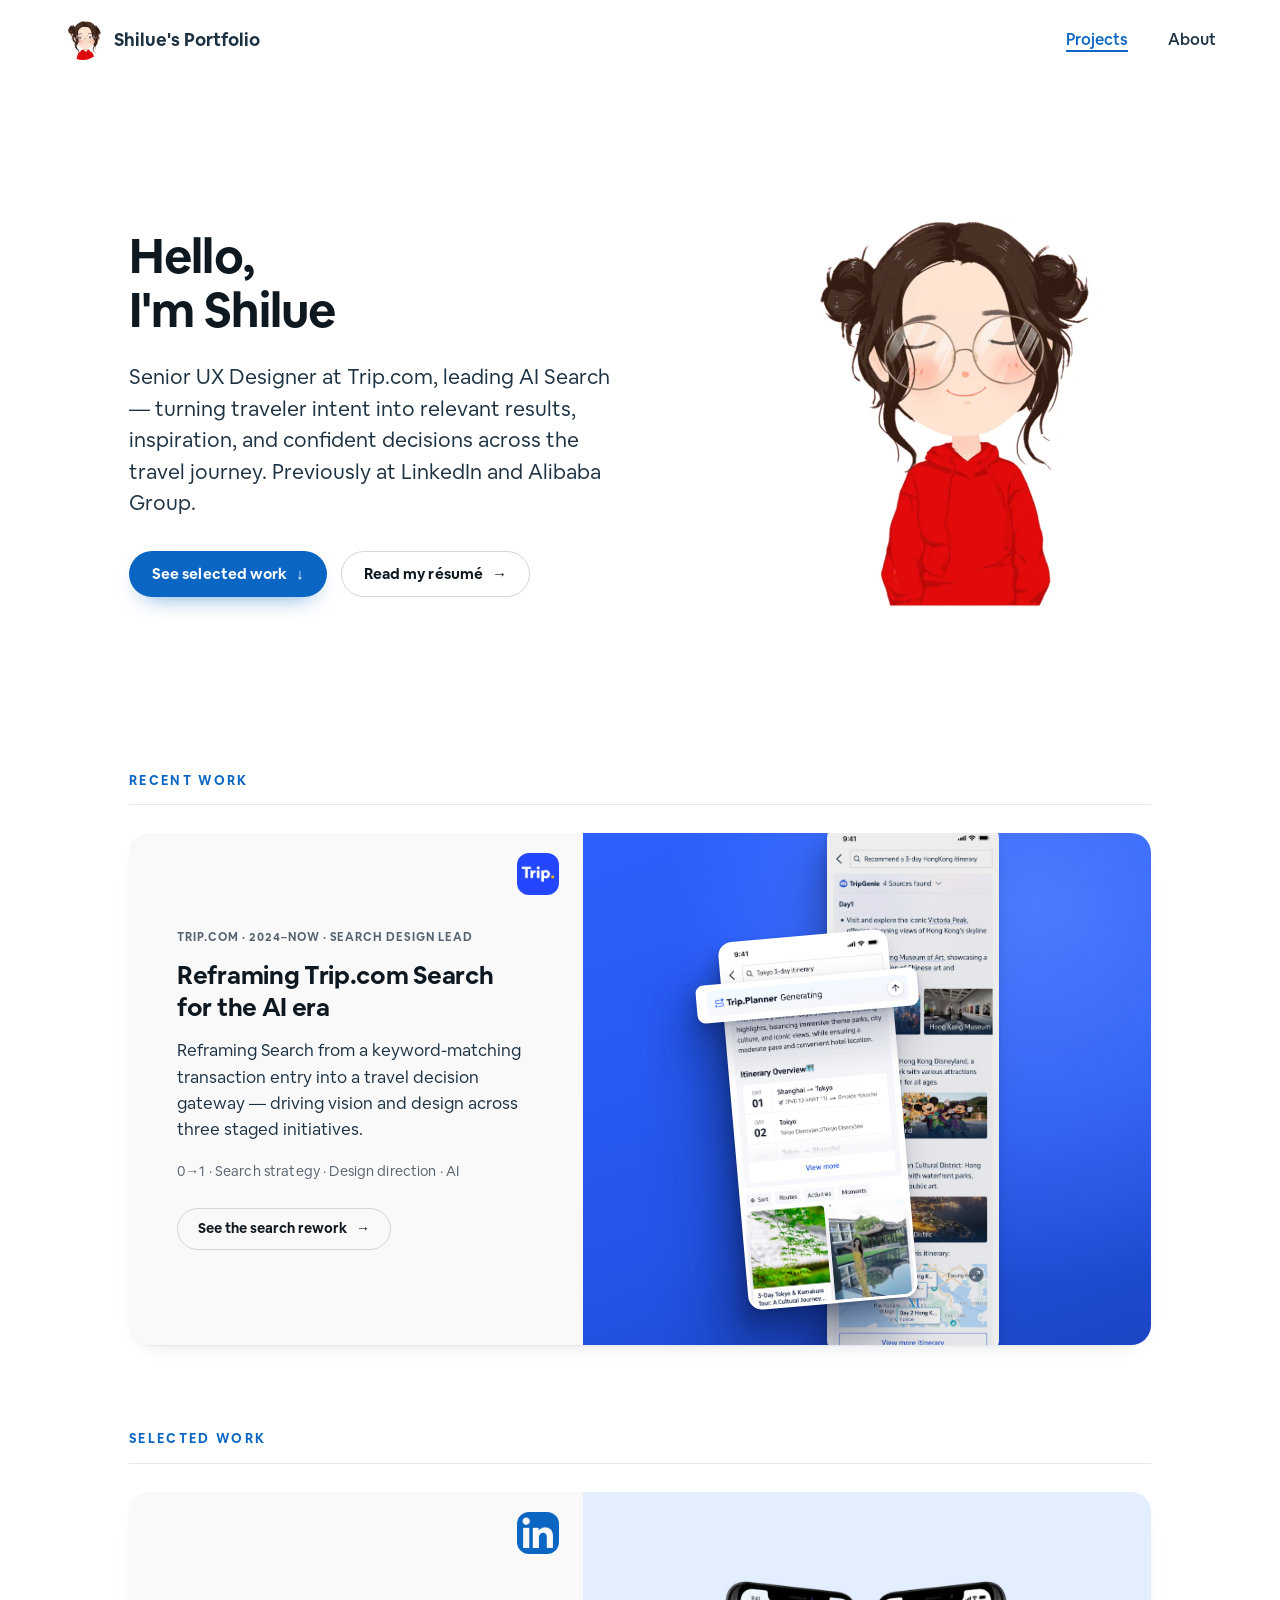
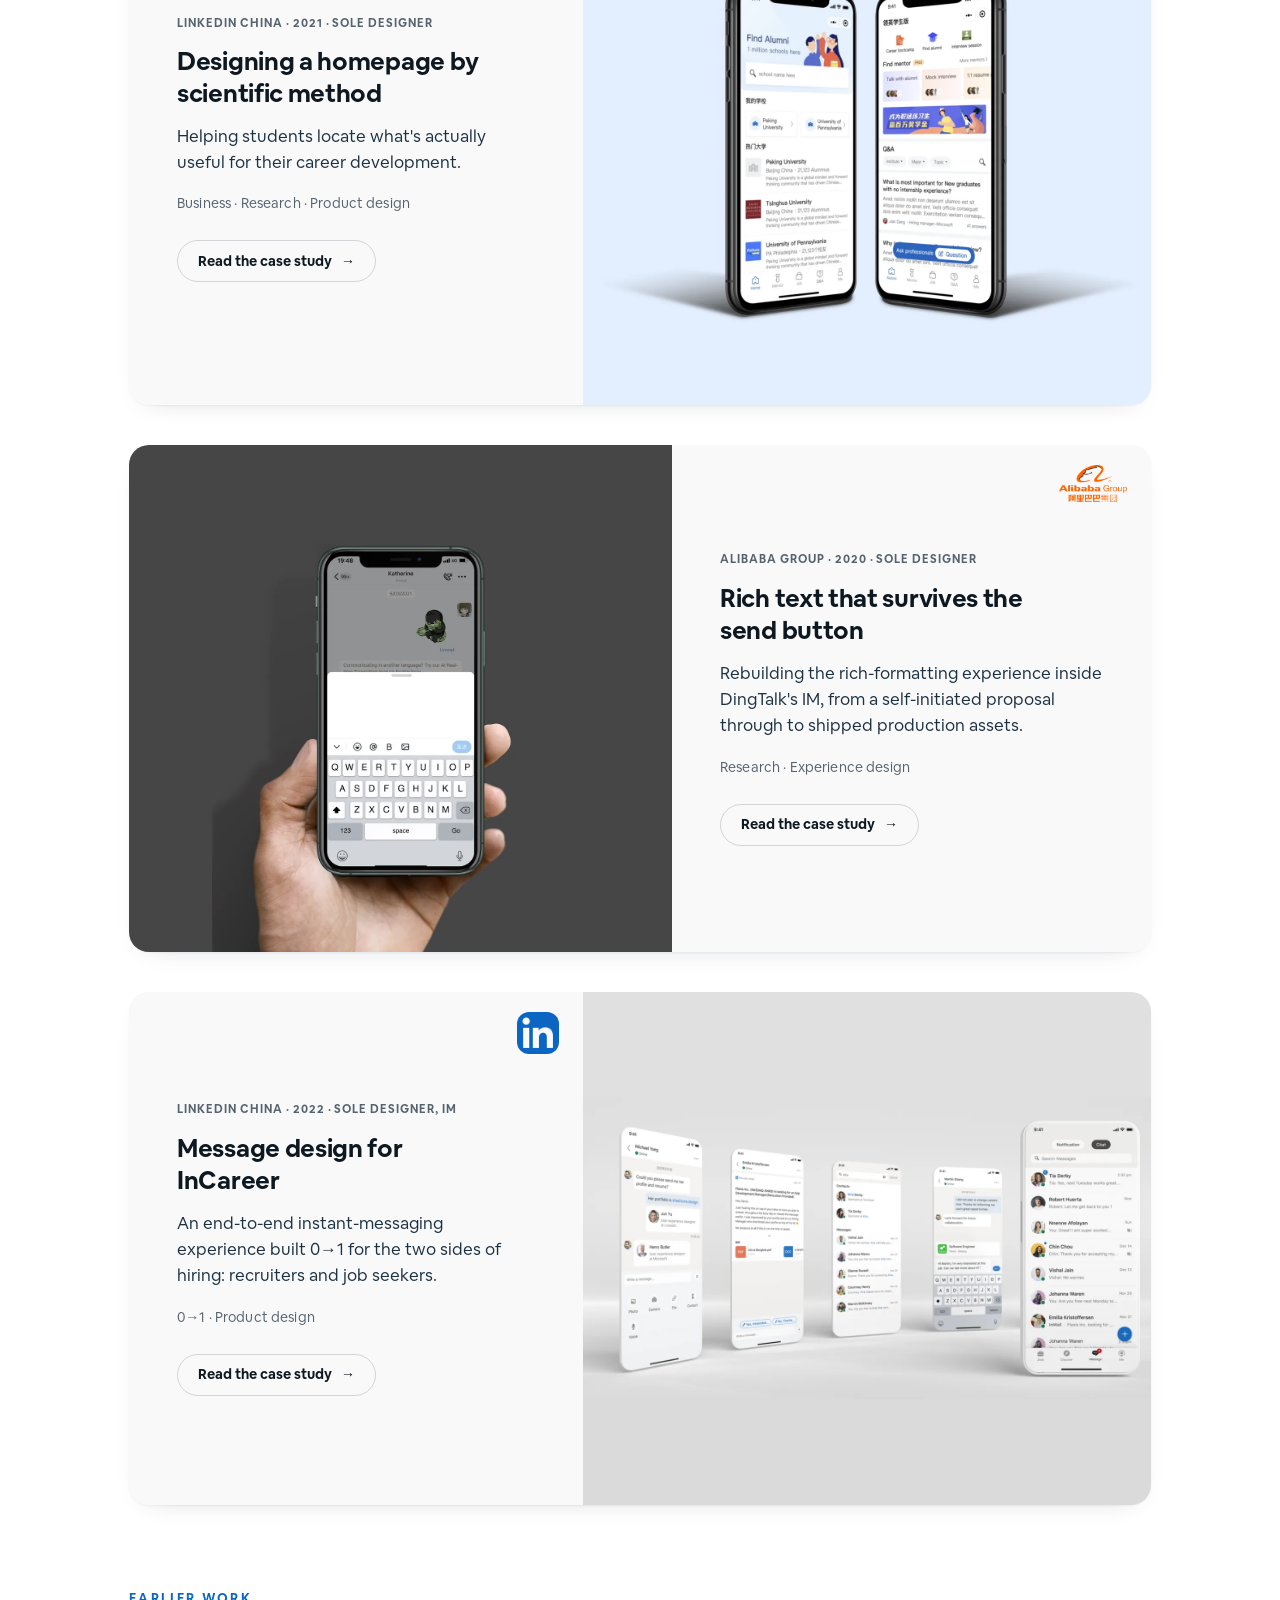
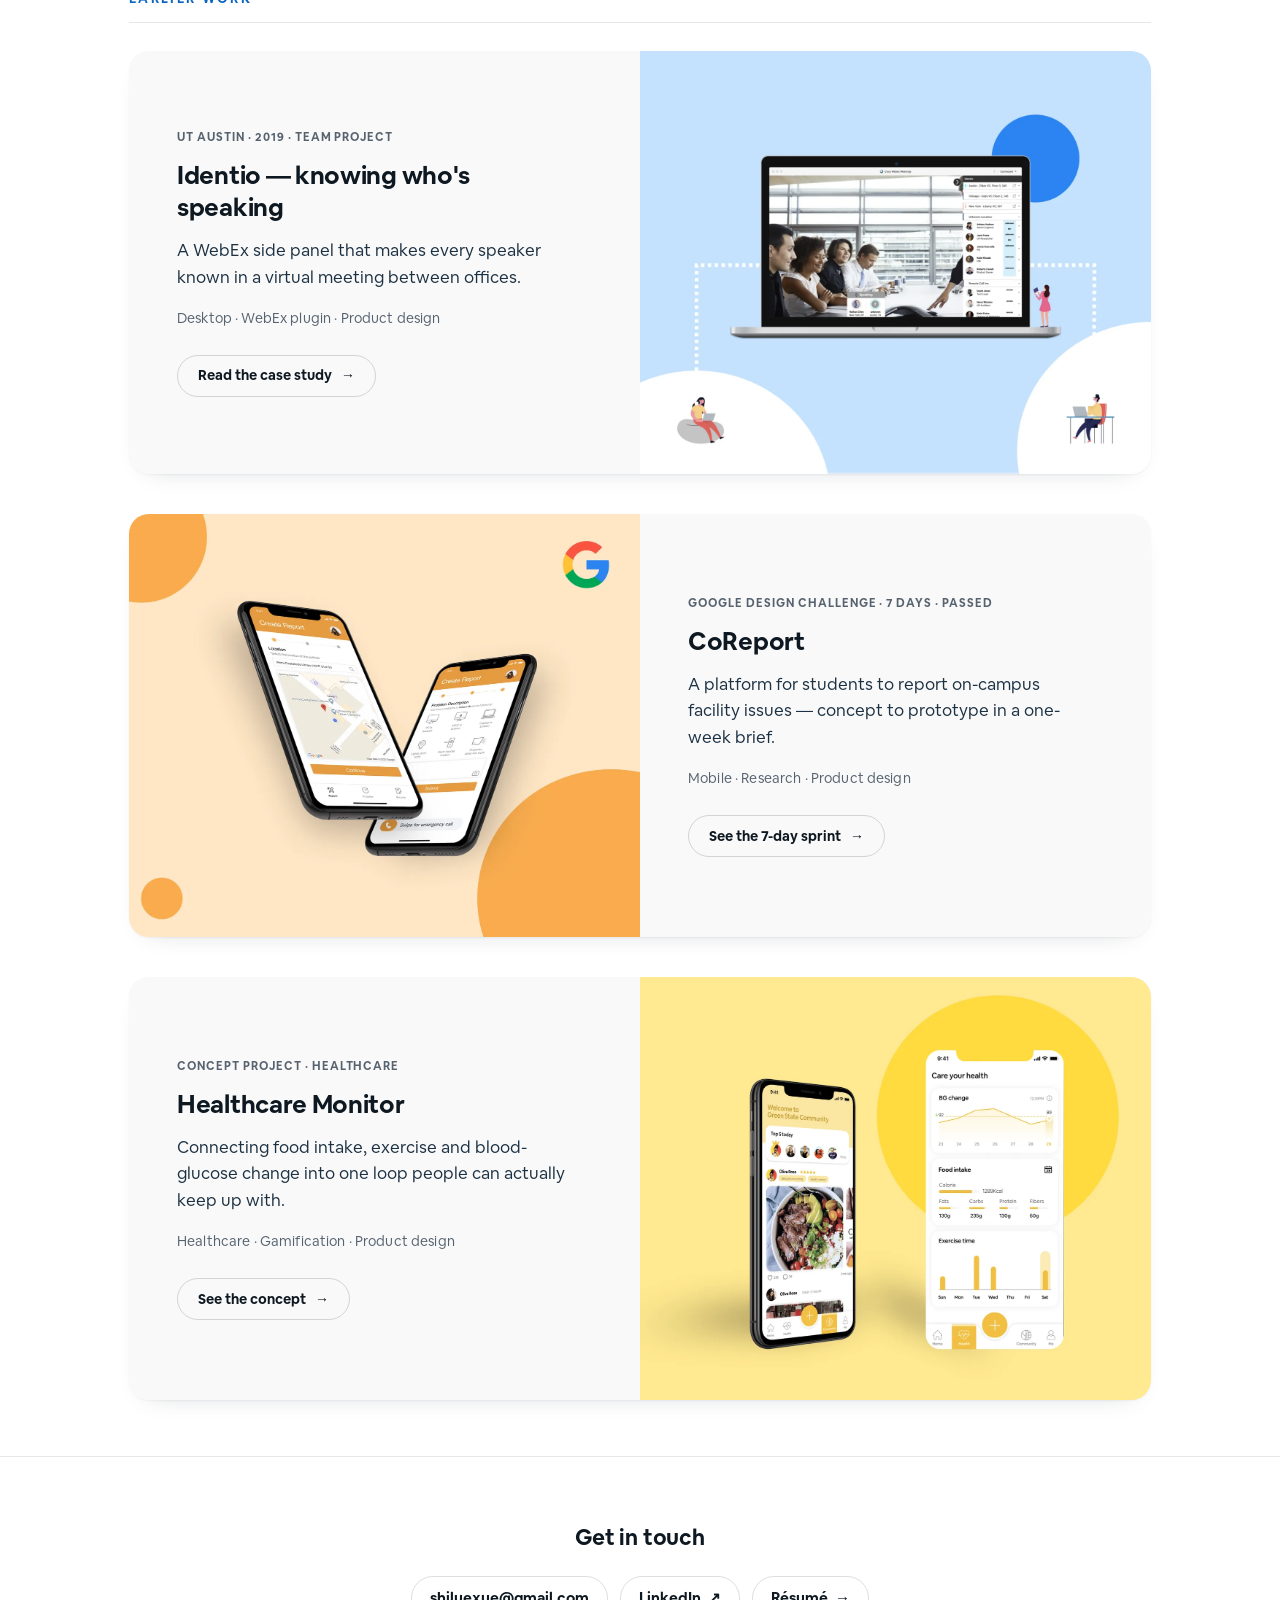
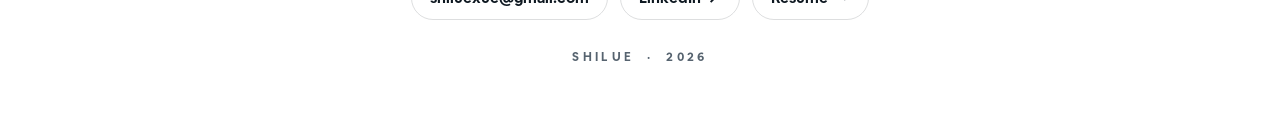
<file: index.html>
<!DOCTYPE html>
<html lang="en">
<head>
  <meta charset="UTF-8" />
  <meta name="viewport" content="width=device-width, initial-scale=1.0" />
  <link rel="preload" href="fonts/AirbnbCereal_W_Bk.otf" as="font" type="font/otf" crossorigin>
  <link rel="preload" href="fonts/AirbnbCereal_W_Bd.otf" as="font" type="font/otf" crossorigin>
  <title>Product design | Shilue's Portfolio</title>
  <meta name="description" content="Senior UX Designer at Trip.com committed to solving problems, improving lives and driving business through human-centered design." />
  <link rel="icon" type="image/png" href="images/avatar-header.png" />
  <style>

/* ============ A11y baseline: focus-visible + reduced-motion ============ */
*:focus { outline: none; }
a:focus-visible, button:focus-visible, [tabindex]:focus-visible {
  outline: 2px solid var(--focus);
  outline-offset: 3px;
  border-radius: 4px;
}
/* Cards get a slightly larger offset so the ring clears the rounded corner.
   NOTE: :focus-within is deliberately NOT used here — it also matches on
   mouse click and leaves a "stuck" ring on every card the user has clicked. */
.card:focus-visible { outline: 2px solid var(--focus); outline-offset: 4px; border-radius: calc(var(--radius) + 4px); }

@media (prefers-reduced-motion: reduce) {
  *, *::before, *::after {
    animation-duration: 0.01ms !important;
    animation-iteration-count: 1 !important;
    transition-duration: 0.01ms !important;
    scroll-behavior: auto !important;
  }
  video[autoplay] { display: none; }
}


@font-face { font-family: 'Airbnb Cereal App'; font-weight: 300; font-style: normal; src: url('fonts/AirbnbCereal_W_Lt.otf') format('opentype'); font-display: swap; }
@font-face { font-family: 'Airbnb Cereal App'; font-weight: 400; font-style: normal; src: url('fonts/AirbnbCereal_W_Bk.otf') format('opentype'); font-display: swap; }
@font-face { font-family: 'Airbnb Cereal App'; font-weight: 500; font-style: normal; src: url('fonts/AirbnbCereal_W_Md.otf') format('opentype'); font-display: swap; }
@font-face { font-family: 'Airbnb Cereal App'; font-weight: 700; font-style: normal; src: url('fonts/AirbnbCereal_W_Bd.otf') format('opentype'); font-display: swap; }
@font-face { font-family: 'Airbnb Cereal App'; font-weight: 800; font-style: normal; src: url('fonts/AirbnbCereal_W_XBd.otf') format('opentype'); font-display: swap; }
@font-face { font-family: 'Airbnb Cereal App'; font-weight: 900; font-style: normal; src: url('fonts/AirbnbCereal_W_Blk.otf') format('opentype'); font-display: swap; }

/* Fallback fonts sized to match Cereal metrics — reduces FOUT layout shift */
@font-face {
  font-family: 'Cereal-fallback';
  src: local('Arial');
  size-adjust: 102%;
  ascent-override: 92%;
  descent-override: 22%;
  line-gap-override: 0%;
}


:root {
  --color-text: #1C3142;
  --color-text-deep: #0E1821;
  --color-text-muted: #56636F;
  --color-bg: #FFFFFF;
  --color-divider: #E5E7EB;

  /* ---- ONE brand accent. Swap this single value to re-tint the whole site. ---- */
  --accent: #0A66C2;
  --accent-ink: #08508F;
  --accent-wash: rgba(10, 102, 194, 0.10);
  /* Focus ring shares the accent — one interactive colour across the whole site. */
  --focus: #0A66C2;
  /* Decorative marker on the AI Search cover only. Never used for interaction. */
  --marker: rgba(245, 166, 35, 0.55);

  --bg-text-default: #F9F9FA;
  --bg-card1-img: #DCEAFB;
  --bg-card2-img: #2D2D2D;
  --bg-card3-img: #E5E5E5;
  --bg-card4-img: #DCEAFB;
  --bg-card5-img: #FCE6CC;
  --bg-card6-img: #F9D854;

  --font-sans: "Airbnb Cereal App", "Cereal-fallback", "Inter", "Helvetica Neue", Arial, Helvetica, sans-serif;
  --container-width: 1022px;
  --header-height: 80px;
  --radius: 20px;
  --ease-out: cubic-bezier(.22,.61,.36,1);
  --ease-spring: cubic-bezier(.34,1.32,.5,1);
}
* { box-sizing: border-box; }
html {
  /* Force vertical scrollbar to always show — guarantees identical viewport width
     across all pages so the centered header never shifts when navigating. */
  overflow-y: scroll;
  scroll-behavior: smooth;
  /* Without this, jumping to #work parks the section underneath the fixed header. */
  scroll-padding-top: calc(var(--header-height) + 20px);
  /* iOS Safari silently inflates text in landscape without this, which is what
     pushes headers and card copy out of their boxes on iPhone. */
  -webkit-text-size-adjust: 100%;
  text-size-adjust: 100%;
}
html, body {
  margin: 0; padding: 0;
  background: var(--color-bg);
  color: var(--color-text);
  font-family: var(--font-sans);
  font-size: 16px;
  line-height: 1.5;
  -webkit-font-smoothing: antialiased;
}
a { color: inherit; text-decoration: none; -webkit-tap-highlight-color: rgba(10,102,194,.14); }
img { max-width: 100%; display: block; }
picture { display: contents; }
.container { max-width: var(--container-width); margin: 0 auto; }

/* Flex/grid children default to min-width:auto, which refuses to shrink below
   their content — the single most common cause of "it doesn't wrap on iPhone".
   Every flex/grid child on this page is allowed to shrink and to break words. */
.site-header__inner > *, .hero > *, .card > *, .card__text > *, .site-footer__inner > * { min-width: 0; }
h1, h2, h3, p, span, a { overflow-wrap: break-word; }

/* Skip link */
.skip-link {
  position: absolute; left: 16px; top: -60px; z-index: 200;
  background: var(--color-text-deep); color: #fff;
  padding: 12px 18px; border-radius: 10px; font-size: 15px; font-weight: 700;
  transition: top .2s var(--ease-out);
}
.skip-link:focus { top: 12px; }

/* ============ Header — transparent default, glass when scrolled ============ */
.site-header {
  position: fixed;
  top: 0; left: 0; right: 0;
  width: 100%;
  background: rgba(255, 255, 255, 0.94);
  backdrop-filter: saturate(180%) blur(8px);
  -webkit-backdrop-filter: saturate(180%) blur(8px);
  z-index: 100;
  height: var(--header-height);
  display: flex; align-items: center;
  border-bottom: 1px solid transparent;

}
body { padding-top: var(--header-height); }
/* Kept for JS compat — no visual change on scroll, header stays stable across pages */
.site-header.is-scrolled { background: rgba(255, 255, 255, 0.94); }
.site-header__inner {
  display: flex; align-items: center; justify-content: space-between;
  width: 100%; max-width: 1200px; margin: 0 auto; padding: 0 24px; gap: 16px;
}
.brand { display: flex; align-items: center; gap: 12px; font-size: 18px; font-weight: 700; color: var(--color-text); min-width: 0; }
.brand-avatar { position: relative; width: 38px; height: 40px; flex-shrink: 0; cursor: pointer; }
.brand-avatar img { position: absolute; top: 0; left: 0; width: 38px; height: 40px; object-fit: cover; border-radius: 50%; transition: opacity .2s ease, transform .4s var(--ease-out); }
.brand-avatar__hover { opacity: 0; }
.brand:hover .brand-avatar__default { opacity: 0; }
.brand:hover .brand-avatar__hover { opacity: 1; }
.brand:hover .brand-avatar img { transform: scale(1.05); }
.brand-name { white-space: nowrap; }

.nav { display: flex; gap: 40px; align-items: center; }
.nav a {
  position: relative;
  display: inline-flex; align-items: center;
  min-height: 44px;              /* WCAG 2.5.8 target size */
  font-size: 16px; font-weight: 500;
  color: var(--color-text);
  transition: color .25s var(--ease-out);
}
.nav a::after {
  content: "";
  position: absolute;
  left: 0; bottom: 10px;
  width: 100%; height: 2px;
  background: currentColor;
  transform: scaleX(0);
  transform-origin: left center;
  transition: transform .35s cubic-bezier(.65,0,.35,1);
}
.nav a:hover::after,
.nav a.is-active::after { transform: scaleX(1); }
.nav a:hover { color: var(--accent-ink); }
.nav a.is-active { color: var(--accent); }

/* ============ Hero ============ */
.hero {
  display: grid;
  grid-template-columns: 1fr 1fr;
  gap: 32px;
  align-items: center;
  padding: 88px 0 72px;
  max-width: var(--container-width);
  margin: 0 auto;
}
.hero__title { font-size: 48px; font-weight: 700; line-height: 1.12; margin: 0 0 24px; color: var(--color-text-deep); letter-spacing: -0.018em; }
.hero__bio { font-size: 21px; font-weight: 400; line-height: 1.5; max-width: 44ch; color: var(--color-text); margin: 0; }
.hero__actions { display: flex; flex-wrap: wrap; align-items: center; gap: 14px; margin-top: 32px; }
.btn {
  display: inline-flex; align-items: center; gap: 9px;
  min-height: 46px; padding: 0 22px;
  border-radius: 999px;
  font-size: 15px; font-weight: 700; letter-spacing: .005em;
  border: 1.5px solid transparent;
  transition: background-color .26s var(--ease-out), color .26s var(--ease-out),
              border-color .26s var(--ease-out), transform .18s var(--ease-out),
              box-shadow .26s var(--ease-out);
}
.btn__arw { transition: transform .3s var(--ease-spring); }
.btn--primary { background: var(--accent); color: #fff; box-shadow: 0 10px 24px -14px rgba(10,102,194,.85); }
.btn--primary:hover { background: var(--accent-ink); box-shadow: 0 14px 30px -14px rgba(10,102,194,.9); }
.btn--ghost { color: var(--color-text-deep); border-color: rgba(14,24,33,.18); }
.btn--ghost:hover { border-color: var(--color-text-deep); background: rgba(14,24,33,.04); }
.btn:hover .btn__arw { transform: translate(3px, 0); }
.btn--primary:hover .btn__arw { transform: translate(0, 3px); }
.btn:active { transform: scale(.97); }

.hero__avatar { display: flex; justify-content: flex-end; align-items: center; position: relative; z-index: 5; }
.hero__avatar img { max-width: 380px; width: 100%; height: auto; cursor: pointer; }

/* ============ Section heading ============ */
.section-head {
  display: flex; align-items: baseline; gap: 16px;
  margin: 84px 0 28px;
  padding-bottom: 14px;
  border-bottom: 1px solid var(--color-divider);
}
.section-head__title {
  font-size: 13px; font-weight: 700; letter-spacing: .18em; text-transform: uppercase;
  color: var(--accent); margin: 0;
}
.section-head__count { font-size: 13px; font-weight: 500; color: var(--color-text-muted); letter-spacing: .04em; }
#work .section-head { margin-top: 40px; }   /* first section sits closer to the hero */
[id] { scroll-margin-top: calc(var(--header-height) + 20px); }

/* ============ Cards ============ */
.work-list { display: flex; flex-direction: column; gap: 40px; margin: 0 0 56px; }
.card {
  --mx: 50%; --my: 50%;
  position: relative;
  isolation: isolate;
  display: grid;
  grid-template-columns: 1fr 1fr;
  width: 100%;
  background: var(--bg-text-default);
  color: inherit;
  overflow: hidden;
  border-radius: var(--radius);
  /* Rest state now reads as a physical object, not a flat colour block. */
  box-shadow: 0 1px 2px rgba(20,30,50,.05), 0 10px 26px -20px rgba(20,30,50,.28);
  transform: translate3d(0,0,0);
  transition: transform .34s var(--ease-out), box-shadow .34s var(--ease-out);
}
.card--c1, .card--c3, .card--c7 { grid-template-columns: 454fr 568fr; }
.card--c2 { grid-template-columns: 543fr 479fr; }

/* hover: the whole card lifts as one object */
.card:hover { transform: translate3d(0,-6px,0); box-shadow: 0 2px 4px rgba(20,30,50,.05), 0 30px 60px -28px rgba(20,30,50,.34); }
/* active: the press. This single frame is what makes a click feel like a click. */
.card:active { transform: translate3d(0,-1px,0) scale(.9935); box-shadow: 0 1px 3px rgba(20,30,50,.08), 0 12px 26px -20px rgba(20,30,50,.30); transition-duration: .1s; }

.card__text {
  display: flex; flex-direction: column; justify-content: center;
  padding: 56px 48px;
  position: relative;
  background: var(--bg-text-default);
  min-width: 0;
}
.card__brand { position: absolute; top: 20px; right: 24px; width: 42px; height: 42px; object-fit: contain; border-radius: 12px; }
.card__brand--wide { width: auto; height: 38px; }
.card__eyebrow {
  font-size: 11.5px; font-weight: 700; letter-spacing: .085em; text-transform: uppercase;
  color: var(--color-text-muted); margin: 0 0 14px; padding-right: 58px;
}
.card__title { font-size: 25px; font-weight: 700; color: var(--color-text-deep); line-height: 1.28; margin: 0 0 14px; max-width: 22ch; letter-spacing: -.012em; }
.card__desc { font-size: 17px; font-weight: 400; color: var(--color-text); line-height: 1.55; margin: 0 0 18px; max-width: 40ch; }
.card__tag { font-size: 14px; color: var(--color-text-muted); letter-spacing: 0.01em; margin: 0; }

/* CTA lives in normal flow, so it is left-aligned with the title by construction
   (the old absolute `left:56px` sat 8px off the 48px text edge), it reserves its
   own space so nothing jumps on hover, and it is visible on touch. */
.card__cta {
  align-self: flex-start;
  display: inline-flex; align-items: center; gap: 9px;
  margin-top: 26px;
  min-height: 42px; padding: 0 20px;
  border-radius: 999px;
  border: 1.5px solid rgba(14,24,33,.16);
  background: transparent;
  font-size: 14px; font-weight: 700; color: var(--color-text-deep);
  transition: background-color .28s var(--ease-out), border-color .28s var(--ease-out),
              color .28s var(--ease-out);
}
.card__cta-arw { transition: transform .3s var(--ease-spring); }
.card:hover .card__cta { background: var(--color-text-deep); border-color: var(--color-text-deep); color: #fff; }
.card:hover .card__cta-arw { transform: translateX(4px); }

.card__media { position: relative; overflow: hidden; aspect-ratio: 568 / 513; }
.card__media img.card__photo {
  display: block; width: 100%; height: 100%;
  object-fit: cover; object-position: center;
  transform: scale(1);
  transition: transform .55s var(--ease-out);
}
.card:hover .card__media img.card__photo { transform: scale(1.045); }

/* Cursor sheen — sits ABOVE the artwork (z-index 3). The previous version put it
   at z-index 1, underneath two opaque panels, so it never rendered at all. */
.card__media::after {
  content: "";
  position: absolute; inset: 0; z-index: 3;
  background: radial-gradient(360px circle at var(--mx) var(--my), rgba(255,255,255,.42), rgba(255,255,255,0) 62%);
  mix-blend-mode: soft-light;
  opacity: 0; pointer-events: none;
  transition: opacity .4s var(--ease-out);
}
.card:hover .card__media::after { opacity: 1; }

.card--c2 .card__media { aspect-ratio: 543 / 507; }
/* ---- AI Search cover: same brand language as the case-study hero, reduced to
   one object. Every other card here is a single photograph, so this one stays
   purely visual too — the words already live in .card__text beside it. ---- */
.card--c7 .card__media {
  aspect-ratio: 568 / 512;
  background:
    radial-gradient(112% 128% at 80% 14%, #4C7BFF 0%, rgba(76,123,255,0) 58%),
    linear-gradient(160deg, #2C61FE 0%, #2355E8 62%, #1B45C4 100%);
}
/* ---- One upright, one tilted. The long AI answer runs dead vertical and bleeds
   off both the top and the bottom, so it reads as a continuing scroll rather
   than a screenshot that got cut short; the annotated results screen leans
   across it at -5deg. The contrast between the two angles is what gives the
   pair depth — matching tilts would just look like the whole thing is crooked. ---- */
.c7-answer {
  position: absolute; z-index: 1;
  left: 43%; top: -1.5%;
  height: 103%; aspect-ratio: 750 / 2300;
  border-radius: 13px; overflow: hidden;
  background: #fff; padding: 3px;
  filter: saturate(.88) brightness(.93);
  box-shadow:
    -2px 5px 7px rgba(6,18,54,.12),
    -8px 16px 20px rgba(6,18,54,.15),
    -18px 32px 42px rgba(6,18,54,.18);
  transition: transform .55s var(--ease-out);
}
.c7-answer img {
  width: 100%; height: 100%; object-fit: cover; object-position: top center;
  border-radius: 10px; display: block;
}
.c7-phone {
  position: absolute; z-index: 2;
  left: 26.4%; top: 20%;
  height: 72%; aspect-ratio: 750 / 1624;
  transform: rotate(-5deg);
  transition: transform .55s var(--ease-out);
}
/* hover must restate the rotation, or the phone snaps upright mid-transition */
.card--c7:hover .c7-answer { transform: scale(1.03); }
.card--c7:hover .c7-phone  { transform: rotate(-5deg) scale(1.035); }
.c7-phone__screen {
  position: absolute; inset: 0;
  background: #fff; border-radius: 14px; padding: 3px;
  overflow: hidden;
  box-shadow:
    -1px 2px 3px rgba(6,18,54,.16),
    -6px 11px 13px rgba(6,18,54,.18),
    -14px 26px 30px rgba(6,18,54,.22),
    -30px 52px 62px rgba(6,18,54,.26);
}
.c7-phone__screen img {
  width: 100%; height: 100%; object-fit: cover; object-position: top center;
  border-radius: 11px; display: block;
}
/* the lifted Trip.Planner bar — centred, breaking both edges of the phone */
.c7-phone__callout {
  position: absolute; z-index: 3;
  left: -15%; width: 130%; top: 11.2%;
  background: #fff; border-radius: 8px; padding: 4px;
  box-shadow:
    0 2px 4px rgba(6,18,54,.14),
    -4px 10px 18px rgba(6,18,54,.18),
    -10px 26px 46px rgba(6,18,54,.24);
}
.c7-phone__callout img { width: 100%; height: auto; display: block; border-radius: 5px; }
.card--c4 .card__media,
.card--c5 .card__media,
.card--c6 .card__media { aspect-ratio: 511 / 423; }

.card--c1 .card__media { background: var(--bg-card1-img); }
.card--c2 .card__media { background: var(--bg-card2-img); order: 0; }
.card--c2 .card__text { order: 1; }
.card--c3 .card__media { background: var(--bg-card3-img); }
.card--c4 .card__media { background: var(--bg-card4-img); }
.card--c5 .card__media { background: var(--bg-card5-img); order: 0; }
.card--c5 .card__text { order: 1; }
.card--c6 .card__media { background: var(--bg-card6-img); }

/* Shared-element transition handles: each cover morphs into the case-study hero. */
.card--c7 .card__media { view-transition-name: cover-ai-search; }
.card--c1 .card__media { view-transition-name: cover-homepage-design; }
.card--c2 .card__media { view-transition-name: cover-dingtalk; }
.card--c3 .card__media { view-transition-name: cover-messagedesign; }
.card--c4 .card__media { view-transition-name: cover-identio; }
.card--c5 .card__media { view-transition-name: cover-coreport; }
.card--c6 .card__media { view-transition-name: cover-platano; }

/* ============ Footer ============ */
.site-footer { border-top: 1px solid var(--color-divider); margin-top: 24px; padding: 64px 0 56px; }
.site-footer__inner { display: flex; flex-direction: column; align-items: center; gap: 22px; text-align: center; }
.site-footer__h { font-size: 22px; font-weight: 700; color: var(--color-text-deep); margin: 0; letter-spacing: -.01em; }
.site-footer__links { display: flex; flex-wrap: wrap; justify-content: center; gap: 10px 12px; }
.footer-link {
  display: inline-flex; align-items: center; gap: 7px;
  min-height: 44px; padding: 0 18px; border-radius: 999px;
  border: 1.5px solid rgba(14,24,33,.14);
  font-size: 15px; font-weight: 600; color: var(--color-text-deep);
  transition: border-color .25s var(--ease-out), background-color .25s var(--ease-out), color .25s var(--ease-out);
}
.footer-link:hover { border-color: var(--accent); color: var(--accent-ink); background: var(--accent-wash); }
.footer-link:active { transform: scale(.97); }
/* Was #4A5868 at 0.65 opacity ≈ 3.0:1 on white — below the 4.5:1 minimum. */
.wow-sig { font-family: var(--font-sans); font-size: 12px; font-weight: 700; color: var(--color-text-muted); letter-spacing: 0.28em; text-transform: uppercase; margin: 6px 0 0; text-align: center; }

/* ============ Responsive ============ */
:root { --side-pad: 0px; }
.container, .hero { padding-left: var(--side-pad); padding-right: var(--side-pad); }

@media (max-width: 1080px) {
  :root { --container-width: 100%; --side-pad: 24px; }
  .hero { padding-top: 72px; padding-bottom: 64px; gap: 28px; }
  .hero__title { font-size: 42px; }
  .hero__avatar img { max-width: 320px; }
  .card__text { padding: 48px 40px; }
  .nav { gap: 34px; }
}

@media (max-width: 900px) {
  .hero { padding-top: 60px; padding-bottom: 48px; gap: 24px; }
  .hero__title { font-size: 38px; }
  .hero__bio { font-size: 19px; }
  .hero__avatar img { max-width: 280px; }
  .card__text { padding: 40px 34px; }
  .card__title { font-size: 22px; }
  .card__desc { font-size: 16px; }
  .nav { gap: 26px; }
  .section-head { margin: 64px 0 24px; }
  .work-list { gap: 32px; }
}

@media (max-width: 768px) {
  :root { --side-pad: 20px; --radius: 18px; }
  .site-header { height: 68px; }
  .site-header__inner { padding: 0 20px; }
  .brand { font-size: 16px; gap: 10px; }
  .brand-avatar, .brand-avatar img { width: 34px; height: 36px; }
  .nav { gap: 22px; }
  .nav a { font-size: 15px; }

  .hero {
    grid-template-columns: 1fr;
    padding-top: 48px; padding-bottom: 40px;
    gap: 28px; text-align: left;
  }
  .hero__title { font-size: 34px; margin-bottom: 18px; }
  .hero__bio { font-size: 17px; max-width: none; }
  .hero__actions { margin-top: 26px; gap: 10px; }
  .hero__avatar { order: -1; justify-content: flex-start; }
  .hero__avatar img { max-width: 200px; }

  .card { grid-template-columns: 1fr; }
  .card--c1, .card--c2, .card--c3, .card--c7 { grid-template-columns: 1fr; }
  .card__text { padding: 30px 24px 32px; }
  /* Logo moves into normal flow: absolute placement made it overlap the title
     as soon as the title was allowed to run full width. */
  .card__brand { position: static; margin: 0 0 14px; width: 40px; height: 40px; }
  .card__brand--wide { height: 34px; width: auto; }
  .card__eyebrow { padding-right: 0; margin-bottom: 10px; }
  .card__title { font-size: 21px; max-width: none; margin-bottom: 10px; }
  .card__desc { font-size: 16px; max-width: none; margin-bottom: 14px; }
  .card__cta { margin-top: 20px; }

  .card--c2 .card__media, .card--c5 .card__media { order: -1; }
  .card--c2 .card__text, .card--c5 .card__text { order: 0; }

  .c7-phone { left: 23%; top: 21%; height: 73%; }
  .c7-answer { left: 42%; top: -1%; height: 101%; }
  .c7-phone__callout { left: -13%; width: 126%; }

  .section-head { margin: 52px 0 20px; }
  .work-list { gap: 24px; margin-bottom: 40px; }
  .site-footer { padding: 48px 0 44px; }
}

@media (max-width: 620px) {
  .nav { gap: 20px; }
  .nav a { font-size: 14px; }
}

@media (max-width: 360px) {
  /* Only at the very narrow end does the wordmark stop fitting;
     the avatar still carries the home link. */
  .brand-name { display: none; }
}

@media (max-width: 420px) {
  :root { --side-pad: 16px; }
  .nav { gap: 14px; }
  .nav a { font-size: 13px; }
  .hero__title { font-size: 28px; }
  .hero__bio { font-size: 16px; }
  .hero__avatar img { max-width: 160px; }
  .hero__actions .btn { width: 100%; justify-content: center; }
  .card__text { padding: 26px 20px 28px; }
  .card__title { font-size: 19px; }
  .card__desc { font-size: 15px; }
}

/* Touch devices: no hover, so give the card its lifted look permanently and
   never leave the CTA in its hidden state. */
@media (hover: none) {
  .card:hover { transform: none; }
  .card:hover .card__media img.card__photo { transform: none; }
  .card__cta { background: var(--color-text-deep); border-color: var(--color-text-deep); color: #fff; }
  .card:active { transform: scale(.99); }
}

/* ============ Cross-page View Transitions ============ */
@view-transition { navigation: auto; }
::view-transition-old(root), ::view-transition-new(root) {
  animation-duration: .22s; animation-timing-function: cubic-bezier(.4,0,.2,1);
}
::view-transition-old(root) { animation-name: vt-fade-out }
::view-transition-new(root) { animation-name: vt-fade-in }
@keyframes vt-fade-out { to { opacity: 0 } }
@keyframes vt-fade-in { from { opacity: 0 } }
/* The cover morph gets a longer, softer curve than the page cross-fade. */
::view-transition-group(*) { animation-duration: .46s; animation-timing-function: cubic-bezier(.32,.72,0,1); }




/* Scroll progress */
.wow-progress { position: fixed; top: 0; left: 0; height: 2px; background: var(--accent); width: 0%; z-index: 9999; transition: width .1s ease-out; }

/* ============ Custom cursor ring ============
   Replaces the old `cursor:none` + lagging dot trail. The native cursor stays
   visible everywhere (so link affordance and pointing precision are intact);
   the ring is additive, and only over a card — where precision is irrelevant
   because the whole card is one target — does it take the cursor's place. */
.mm-ring {
  position: fixed; top: 0; left: 0;
  width: 44px; height: 44px; border-radius: 50%;
  pointer-events: none;
  z-index: 9998;
  opacity: 0;
  will-change: transform;
  /* Real frosted glass: the lens blurs and lifts whatever is behind it, so it
     picks up the artwork it passes over instead of sitting on top as a flat disc. */
  backdrop-filter: blur(7px) saturate(180%) brightness(1.04);
  -webkit-backdrop-filter: blur(7px) saturate(180%) brightness(1.04);
  background:
    radial-gradient(120% 120% at 30% 24%, rgba(255,255,255,.58) 0%, rgba(255,255,255,.12) 44%, rgba(255,255,255,0) 62%),
    radial-gradient(100% 100% at 50% 62%, rgba(10,102,194,.05), rgba(10,102,194,.11));
  border: 1px solid rgba(255,255,255,.62);
  box-shadow:
    0 6px 18px -6px rgba(15,24,33,.20),
    0 1px 2px rgba(15,24,33,.07),
    inset 0 1px 1.5px rgba(255,255,255,.75),
    inset 0 -7px 12px -7px rgba(10,102,194,.30);
  transition: opacity .3s ease, background .38s var(--ease-out),
              border-color .38s var(--ease-out), box-shadow .38s var(--ease-out),
              backdrop-filter .38s var(--ease-out);
}
.mm-ring.is-on { opacity: 1; }
.mm-ring.is-hot {
  backdrop-filter: blur(10px) saturate(200%) brightness(1.06);
  -webkit-backdrop-filter: blur(10px) saturate(200%) brightness(1.06);
  border-color: rgba(255,255,255,.82);
  background:
    radial-gradient(120% 120% at 30% 22%, rgba(255,255,255,.72) 0%, rgba(255,255,255,.18) 46%, rgba(255,255,255,0) 64%),
    radial-gradient(100% 100% at 50% 64%, rgba(10,102,194,.14), rgba(10,102,194,.26));
  box-shadow:
    0 12px 28px -10px rgba(10,102,194,.38),
    0 1px 3px rgba(15,24,33,.10),
    inset 0 1.5px 2px rgba(255,255,255,.92),
    inset 0 -9px 16px -9px rgba(10,102,194,.48);
}
@media (prefers-reduced-motion: reduce) { .mm-ring { display: none !important; } }
@media (pointer: coarse) { .mm-ring { display: none !important; } }

/* ============ Avatar easter egg ============ */
.hero__avatar::after {
  content: attr(data-tip);
  position: absolute; top: 8px; right: -8px;
  background: #0F1821; color: #fff;
  padding: 8px 14px; border-radius: 14px 14px 14px 4px;
  font-family: var(--font-sans); font-size: 13px; font-weight: 600; white-space: nowrap;
  opacity: 0; pointer-events: none; transform: translateX(8px);
  transition: opacity .3s var(--ease-out), transform .3s var(--ease-out);
  box-shadow: 0 8px 20px -6px rgba(15,24,33,.25); z-index: 5;
}
.hero__avatar:hover::after { opacity: 1; transform: translateX(0); }
.hero__avatar.is-poked img, .brand-avatar.is-poked img { animation: mm-avatar-poke .5s var(--ease-out) !important; }
@keyframes mm-avatar-poke {
  0% { transform: scale(1) }
  40% { transform: scale(0.93) }
  100% { transform: scale(1) }
}

.mm-bubble {
  position: fixed;
  left: var(--ox,0); top: var(--oy,0);
  width: var(--sz,28px); height: var(--sz,28px);
  margin-left: calc(var(--sz,28px) * -0.5);
  margin-top: calc(var(--sz,28px) * -0.5);
  border-radius: 50%;
  pointer-events: none; z-index: 9997;
  will-change: transform, opacity;
  border: 1px solid rgba(255,255,255,.55);
  background: radial-gradient(circle at 32% 28%, rgba(255,255,255,.85), var(--tint,rgba(160,200,255,.35)) 70%);
  opacity: 0;
  transform: translate3d(0,0,0) scale(.2);
  animation: mm-float var(--dur,3.4s) cubic-bezier(.2,.55,.35,1) var(--delay,0s) forwards;
}
@keyframes mm-float {
  0%   { transform: translate3d(0,0,0) scale(.2); opacity: 0; }
  10%  { opacity: 1; }
  75%  { opacity: 1; }
  100% { transform: translate3d(var(--dx,0), var(--dy,-360px), 0) scale(1); opacity: 0; }
}
.mm-splash { position: fixed; pointer-events: none; z-index: 9997; width: 5px; height: 5px; border-radius: 50%; background: rgba(255,255,255,.9); box-shadow: 0 0 6px rgba(180,200,255,.6); animation: mm-splash-anim .5s ease-out forwards; }
@keyframes mm-splash-anim {
  0% { opacity: 1; transform: translate(-50%,-50%) scale(1) }
  100% { opacity: 0; transform: translate(calc(-50% + var(--sx,0)), calc(-50% + var(--sy,0))) scale(0.3) }
}
@media (prefers-reduced-motion: reduce) { .mm-bubble, .mm-splash { display: none !important; } }

.sr-only { position: absolute; width: 1px; height: 1px; padding: 0; margin: -1px; overflow: hidden; clip: rect(0 0 0 0); white-space: nowrap; border: 0; }

  </style>
</head>
<body>

  <a class="skip-link" href="#work">Skip to work</a>

  <header class="site-header">
    <div class="site-header__inner">
      <a href="index.html" class="brand" aria-label="Shilue's Portfolio — home">
        <span class="brand-avatar"><img loading="eager" decoding="async" fetchpriority="high" width="38" height="40" class="brand-avatar__default" src="images/avatar-header.png" alt="" /><img loading="lazy" decoding="async" width="38" height="40" class="brand-avatar__hover" src="images/avatar-header-hover.png" alt="" /></span>
        <span class="brand-name">Shilue's Portfolio</span>
      </a>
      <nav class="nav" aria-label="Main">
        <a href="index.html" class="is-active" aria-current="page">Projects</a>
        <a href="resume.html">About</a>
      </nav>
    </div>
  </header>

  <main>

    <section class="hero" aria-label="Intro">
      <div class="hero__copy">
        <h1 class="hero__title">Hello,<br />I'm Shilue</h1>
        <p class="hero__bio">Senior UX Designer at Trip.com, leading AI Search — turning traveler intent into relevant results, inspiration, and confident decisions across the travel journey. Previously at LinkedIn and Alibaba Group.</p>
        <div class="hero__actions">
          <a class="btn btn--primary" href="#work">See selected work <span class="btn__arw" aria-hidden="true">↓</span></a>
          <a class="btn btn--ghost" href="resume.html">Read my résumé <span class="btn__arw" aria-hidden="true">→</span></a>
        </div>
      </div>
      <div class="hero__avatar" data-tip="Hi! 👋 Click me!">
        <picture>
          <source media="(prefers-reduced-motion: reduce)" type="image/webp" srcset="images/avatar-hero-static.webp">
          <source type="image/webp" srcset="images/avatar-hero.webp">
          <img decoding="async" fetchpriority="high" width="760" height="981" src="images/efcc58_6e7d229afb374b2b94dc3527e30d95b9~mv2.gif" alt="Animated illustrated avatar of Shilue" />
        </picture>
      </div>
    </section>

    <section class="container" id="work" aria-labelledby="sec-current">
      <div class="section-head">
        <h2 class="section-head__title" id="sec-current">Recent work</h2>
      </div>
      <div class="work-list">

        <a class="card card--c7" href="projects/ai-search.html">
          <div class="card__text">
            <img loading="lazy" decoding="async" width="48" height="48" class="card__brand" src="images/tripcom-logo.jpeg" alt="Trip.com" />
            <p class="card__eyebrow">Trip.com · 2024–now · Search design lead</p>
            <h3 class="card__title">Reframing Trip.com Search for the AI era</h3>
            <p class="card__desc">Reframing Search from a keyword-matching transaction entry into a travel decision gateway — driving vision and design across three staged initiatives.</p>
            <p class="card__tag">0→1 · Search strategy · Design direction · AI</p>
            <span class="card__cta">See the search rework <span class="card__cta-arw" aria-hidden="true">→</span></span>
          </div>
          <div class="card__media" aria-hidden="true">
            <div class="c7-answer">
              <img loading="lazy" decoding="async" width="750" height="2300" src="images/cover-ai-answer.jpg" alt="" />
            </div>
            <div class="c7-phone">
              <div class="c7-phone__screen">
                <img loading="lazy" decoding="async" width="750" height="1624" src="images/cover-ai-results.jpg" alt="" />
              </div>
              <div class="c7-phone__callout">
                <img loading="lazy" decoding="async" width="1119" height="156" src="images/tripplanner-bar.png" alt="" />
              </div>
            </div>
          </div>
        </a>

      </div>
    </section>

    <section class="container" aria-labelledby="sec-selected">
      <div class="section-head">
        <h2 class="section-head__title" id="sec-selected">Selected work</h2>
      </div>
      <div class="work-list">

        <a class="card card--c1" href="projects/homepage-design.html">
          <div class="card__text">
            <img loading="lazy" decoding="async" width="48" height="48" class="card__brand" src="images/efcc58_31ee971731a949f8bb9954780e67ec0a~mv2.png" alt="LinkedIn" />
            <p class="card__eyebrow">LinkedIn China · 2021 · Sole designer</p>
            <h3 class="card__title">Designing a homepage by scientific method</h3>
            <p class="card__desc">Helping students locate what's actually useful for their career development.</p>
            <p class="card__tag">Business · Research · Product design</p>
            <span class="card__cta">Read the case study <span class="card__cta-arw" aria-hidden="true">→</span></span>
          </div>
          <div class="card__media">
            <picture>
              <source type="image/webp" srcset="images/efcc58_0c4ee060a30346a8a33c1806dd3dc7f6~mv2.webp">
              <img loading="lazy" decoding="async" width="1600" height="1494" class="card__photo" src="images/efcc58_0c4ee060a30346a8a33c1806dd3dc7f6~mv2.png" alt="Two iPhones showing the LinkedIn InCareer homepage redesign" />
            </picture>
          </div>
        </a>

        <a class="card card--c2" href="projects/dingtalk.html">
          <div class="card__media">
            <picture>
              <source type="image/webp" srcset="images/efcc58_f739327a96fd45af9f5f298b775ad52b~mv2.webp">
              <img loading="lazy" decoding="async" width="1600" height="1494" class="card__photo" src="images/efcc58_f739327a96fd45af9f5f298b775ad52b~mv2.png" alt="A hand holding a phone with a DingTalk chat open" />
            </picture>
          </div>
          <div class="card__text">
            <img loading="lazy" decoding="async" width="80" height="44" class="card__brand card__brand--wide" src="images/efcc58_b8219b3767c44c19a6cce5e556c31381~mv2.png" alt="Alibaba Group" />
            <p class="card__eyebrow">Alibaba Group · 2020 · Sole designer</p>
            <h3 class="card__title">Rich text that survives the send button</h3>
            <p class="card__desc">Rebuilding the rich-formatting experience inside DingTalk's IM, from a self-initiated proposal through to shipped production assets.</p>
            <p class="card__tag">Research · Experience design</p>
            <span class="card__cta">Read the case study <span class="card__cta-arw" aria-hidden="true">→</span></span>
          </div>
        </a>

        <a class="card card--c3" href="projects/messagedesign.html">
          <div class="card__text">
            <img loading="lazy" decoding="async" width="48" height="48" class="card__brand" src="images/efcc58_31ee971731a949f8bb9954780e67ec0a~mv2.png" alt="LinkedIn" />
            <p class="card__eyebrow">LinkedIn China · 2022 · Sole designer, IM</p>
            <h3 class="card__title">Message design for InCareer</h3>
            <p class="card__desc">An end-to-end instant-messaging experience built 0→1 for the two sides of hiring: recruiters and job seekers.</p>
            <p class="card__tag">0→1 · Product design</p>
            <span class="card__cta">Read the case study <span class="card__cta-arw" aria-hidden="true">→</span></span>
          </div>
          <div class="card__media">
            <picture>
              <source type="image/webp" srcset="images/efcc58_fb3279acc7d7433a907e0dc0378cfd9b~mv2.webp">
              <img loading="lazy" decoding="async" width="1600" height="1367" class="card__photo" src="images/efcc58_fb3279acc7d7433a907e0dc0378cfd9b~mv2.png" alt="Several phones showing the InCareer messaging flow" />
            </picture>
          </div>
        </a>

      </div>
    </section>

    <section class="container" aria-labelledby="sec-earlier">
      <div class="section-head">
        <h2 class="section-head__title" id="sec-earlier">Earlier work</h2>
      </div>
      <div class="work-list">

        <a class="card card--c4" href="projects/identio-1.html">
          <div class="card__text">
            <p class="card__eyebrow">UT Austin · 2019 · Team project</p>
            <h3 class="card__title">Identio — knowing who's speaking</h3>
            <p class="card__desc">A WebEx side panel that makes every speaker known in a virtual meeting between offices.</p>
            <p class="card__tag">Desktop · WebEx plugin · Product design</p>
            <span class="card__cta">Read the case study <span class="card__cta-arw" aria-hidden="true">→</span></span>
          </div>
          <div class="card__media">
            <picture>
              <source type="image/webp" srcset="images/efcc58_afce2b21068d4c58b6c7f317a6c1651d~mv2.webp">
              <img loading="lazy" decoding="async" width="1600" height="1325" class="card__photo" src="images/efcc58_afce2b21068d4c58b6c7f317a6c1651d~mv2.png" alt="A laptop showing the Identio WebEx meeting plugin" />
            </picture>
          </div>
        </a>

        <a class="card card--c5" href="projects/google-design-challenge.html">
          <div class="card__media">
            <picture>
              <source type="image/webp" srcset="images/efcc58_58de4f68fd04407f835bc06e528eb755~mv2.webp">
              <img loading="lazy" decoding="async" width="1600" height="1325" class="card__photo" src="images/efcc58_58de4f68fd04407f835bc06e528eb755~mv2.png" alt="Two iPhones showing the CoReport on-campus issue reporting app" />
            </picture>
          </div>
          <div class="card__text">
            <p class="card__eyebrow">Google Design Challenge · 7 days · Passed</p>
            <h3 class="card__title">CoReport</h3>
            <p class="card__desc">A platform for students to report on-campus facility issues — concept to prototype in a one-week brief.</p>
            <p class="card__tag">Mobile · Research · Product design</p>
            <span class="card__cta">See the 7-day sprint <span class="card__cta-arw" aria-hidden="true">→</span></span>
          </div>
        </a>

        <a class="card card--c6" href="projects/platano.html">
          <div class="card__text">
            <p class="card__eyebrow">Concept project · Healthcare</p>
            <h3 class="card__title">Healthcare Monitor</h3>
            <p class="card__desc">Connecting food intake, exercise and blood-glucose change into one loop people can actually keep up with.</p>
            <p class="card__tag">Healthcare · Gamification · Product design</p>
            <span class="card__cta">See the concept <span class="card__cta-arw" aria-hidden="true">→</span></span>
          </div>
          <div class="card__media">
            <picture>
              <source type="image/webp" srcset="images/efcc58_5e04da9cf4fc4405b915cc4426d4323b~mv2.webp">
              <img loading="lazy" decoding="async" width="1600" height="1325" class="card__photo" src="images/efcc58_5e04da9cf4fc4405b915cc4426d4323b~mv2.png" alt="Two iPhones showing the Healthcare Monitor food and exercise tracking screens" />
            </picture>
          </div>
        </a>

      </div>
    </section>

  </main>

  <footer class="site-footer">
    <div class="container site-footer__inner">
      <p class="site-footer__h">Get in touch</p>
      <div class="site-footer__links">
        <a class="footer-link" href="mailto:shiluexue@gmail.com">shiluexue@gmail.com</a>
        <a class="footer-link" href="https://www.linkedin.com/in/shilue-xue-728572160/" target="_blank" rel="noopener noreferrer">LinkedIn <span aria-hidden="true">↗</span></a>
        <a class="footer-link" href="resume.html">Résumé <span aria-hidden="true">→</span></a>
      </div>
      <p class="wow-sig">Shilue &nbsp;·&nbsp; 2026</p>
    </div>
  </footer>

  <script>
    /* iOS Safari only fires :active on elements once the document has a touch
       listener. Without this the press state never appears on iPhone. */
    document.addEventListener('touchstart', function () {}, { passive: true });
  </script>

  <script>
    /* Header glass state */
    (function () {
      var header = document.querySelector('.site-header');
      if (!header) return;
      var scrolled = false;
      function onScroll() {
        var isScrolled = window.scrollY > 16;
        if (isScrolled !== scrolled) { scrolled = isScrolled; header.classList.toggle('is-scrolled', scrolled); }
      }
      window.addEventListener('scroll', onScroll, { passive: true });
      onScroll();
    })();
  </script>

  <script>
    /* Prefetch same-origin html links on hover — near-instant navigation */
    (function () {
      var prefetched = new Set();
      document.addEventListener('mouseover', function (e) {
        var link = e.target.closest && e.target.closest('a[href]');
        if (!link) return;
        var href = link.href;
        if (!href || prefetched.has(href)) return;
        try { var u = new URL(href, location.href); if (u.origin !== location.origin) return; } catch (err) { return; }
        if (!/\.html($|\?|#)/.test(u.pathname) && u.pathname !== '/' && !u.pathname.endsWith('/')) return;
        var l = document.createElement('link');
        l.rel = 'prefetch'; l.href = href; l.as = 'document';
        document.head.appendChild(l);
        prefetched.add(href);
      }, { passive: true });
    })();
  </script>

  <script>
    /* Scroll progress */
    (function () {
      if (window.matchMedia('(prefers-reduced-motion: reduce)').matches) return;
      var b = document.createElement('div');
      b.className = 'wow-progress';
      document.body.appendChild(b);
      function u() {
        var h = document.documentElement.scrollHeight - window.innerHeight;
        b.style.width = (h > 0 ? Math.min(100, window.scrollY / h * 100) : 0) + '%';
      }
      window.addEventListener('scroll', u, { passive: true });
      u();
    })();
  </script>

  <script>
    /* ============ Cursor ring + card sheen ============ */
    (function () {
      var reduce = window.matchMedia('(prefers-reduced-motion: reduce)').matches;
      var fine = window.matchMedia('(hover: hover) and (pointer: fine)').matches;

      /* Card sheen tracks the pointer inside each media panel. Runs regardless of
         the ring, and is harmless on touch (no mousemove events). */
      document.querySelectorAll('.card__media').forEach(function (m) {
        m.addEventListener('mousemove', function (e) {
          var r = m.getBoundingClientRect();
          m.style.setProperty('--mx', ((e.clientX - r.left) / r.width * 100) + '%');
          m.style.setProperty('--my', ((e.clientY - r.top) / r.height * 100) + '%');
        }, { passive: true });
      });

      if (reduce || !fine) return;

      var ring = document.createElement('div');
      ring.className = 'mm-ring';
      ring.setAttribute('aria-hidden', 'true');
      document.body.appendChild(ring);

      var BASE = 44, HALF = BASE / 2;
      var mx = window.innerWidth / 2, my = window.innerHeight / 2;
      var x = mx, y = my;
      var scale = 0.58, target = 0.58, press = 1, on = false;

      document.addEventListener('mousemove', function (e) {
        mx = e.clientX; my = e.clientY;
        if (!on) { on = true; ring.classList.add('is-on'); }
      }, { passive: true });
      document.addEventListener('mouseleave', function () { ring.classList.remove('is-on'); on = false; });
      /* The press: one frame of compression on every mousedown, anywhere. */
      document.addEventListener('mousedown', function () { press = 0.72; }, { passive: true });

      document.querySelectorAll('.card').forEach(function (card) {
        card.addEventListener('mouseenter', function () { target = 1; ring.classList.add('is-hot'); });
        card.addEventListener('mouseleave', function () { target = 0.58; ring.classList.remove('is-hot'); });
      });

      (function loop() {
        x += (mx - x) * 0.26;
        y += (my - y) * 0.26;
        scale += (target - scale) * 0.18;
        press += (1 - press) * 0.16;
        ring.style.transform = 'translate3d(' + (x - HALF) + 'px,' + (y - HALF) + 'px,0) scale(' + (scale * press) + ')';
        requestAnimationFrame(loop);
      })();
    })();
  </script>

  <script>
    /* ============ Avatar easter egg — bubble stream ============ */
    (function () {
      if (window.matchMedia('(prefers-reduced-motion: reduce)').matches) return;

      var tints = [
        'rgba(140,180,255,.42)', 'rgba(255,230,150,.38)',
        'rgba(255,255,255,.48)', 'rgba(200,170,255,.35)'
      ];

      function spawnOne(ox, oy, delay) {
        var el = document.createElement('div');
        el.className = 'mm-bubble';
        var size = 30 + Math.pow(Math.random(), 1.4) * 55;
        el.style.setProperty('--sz', size + 'px');
        el.style.setProperty('--ox', ox + 'px');
        el.style.setProperty('--oy', oy + 'px');
        el.style.setProperty('--dx', ((Math.random() - 0.5) * 380) + 'px');
        el.style.setProperty('--dy', (-(220 + Math.random() * 260)) + 'px');
        el.style.setProperty('--dur', (2.6 + Math.random() * 1.8) + 's');
        el.style.setProperty('--delay', delay + 'ms');
        el.style.setProperty('--tint', tints[Math.floor(Math.random() * tints.length)]);
        el.addEventListener('animationend', function () { el.remove(); });
        el.style.pointerEvents = 'none';
        setTimeout(function () { if (el.parentNode) el.style.pointerEvents = 'auto'; }, 600);
        el.addEventListener('mouseenter', function () {
          var r = el.getBoundingClientRect();
          var cx = r.left + r.width / 2, cy = r.top + r.height / 2;
          el.style.animation = 'none';
          el.style.transition = 'transform .25s cubic-bezier(.3,.7,.4,1), opacity .25s';
          el.style.left = cx + 'px'; el.style.top = cy + 'px';
          el.style.transform = 'translate3d(0,0,0) scale(1.5)';
          el.style.opacity = '0';
          for (var i = 0; i < 5; i++) {
            var sp = document.createElement('div');
            sp.className = 'mm-splash';
            sp.style.left = cx + 'px'; sp.style.top = cy + 'px';
            var a = (Math.PI * 2 / 5) * i + Math.random() * 0.4;
            var d = 12 + Math.random() * 14;
            sp.style.setProperty('--sx', (Math.cos(a) * d) + 'px');
            sp.style.setProperty('--sy', (Math.sin(a) * d) + 'px');
            document.body.appendChild(sp);
            setTimeout((function (n) { return function () { n.remove(); }; })(sp), 500);
          }
          setTimeout(function () { el.remove(); }, 260);
        });
        document.body.appendChild(el);
      }

      function spawnStream(ox, oy) {
        var count = 14 + Math.floor(Math.random() * 4);
        for (var i = 0; i < count; i++) {
          var a = Math.random() * Math.PI * 2;
          var r = 20 + Math.random() * 55;
          spawnOne(ox + Math.cos(a) * r, oy + Math.sin(a) * r * 0.55, i * (60 + Math.random() * 70));
        }
      }

      document.querySelectorAll('.hero__avatar, .brand-avatar').forEach(function (char) {
        char.addEventListener('click', function (e) {
          e.preventDefault();
          e.stopPropagation();
          char.classList.remove('is-poked');
          void char.offsetWidth;
          char.classList.add('is-poked');
          var r = char.getBoundingClientRect();
          spawnStream(r.left + r.width / 2, r.top + r.height * 0.45);
          setTimeout(function () { char.classList.remove('is-poked'); }, 600);
        });
      });
    })();
  </script>

</body>
</html>
</file>
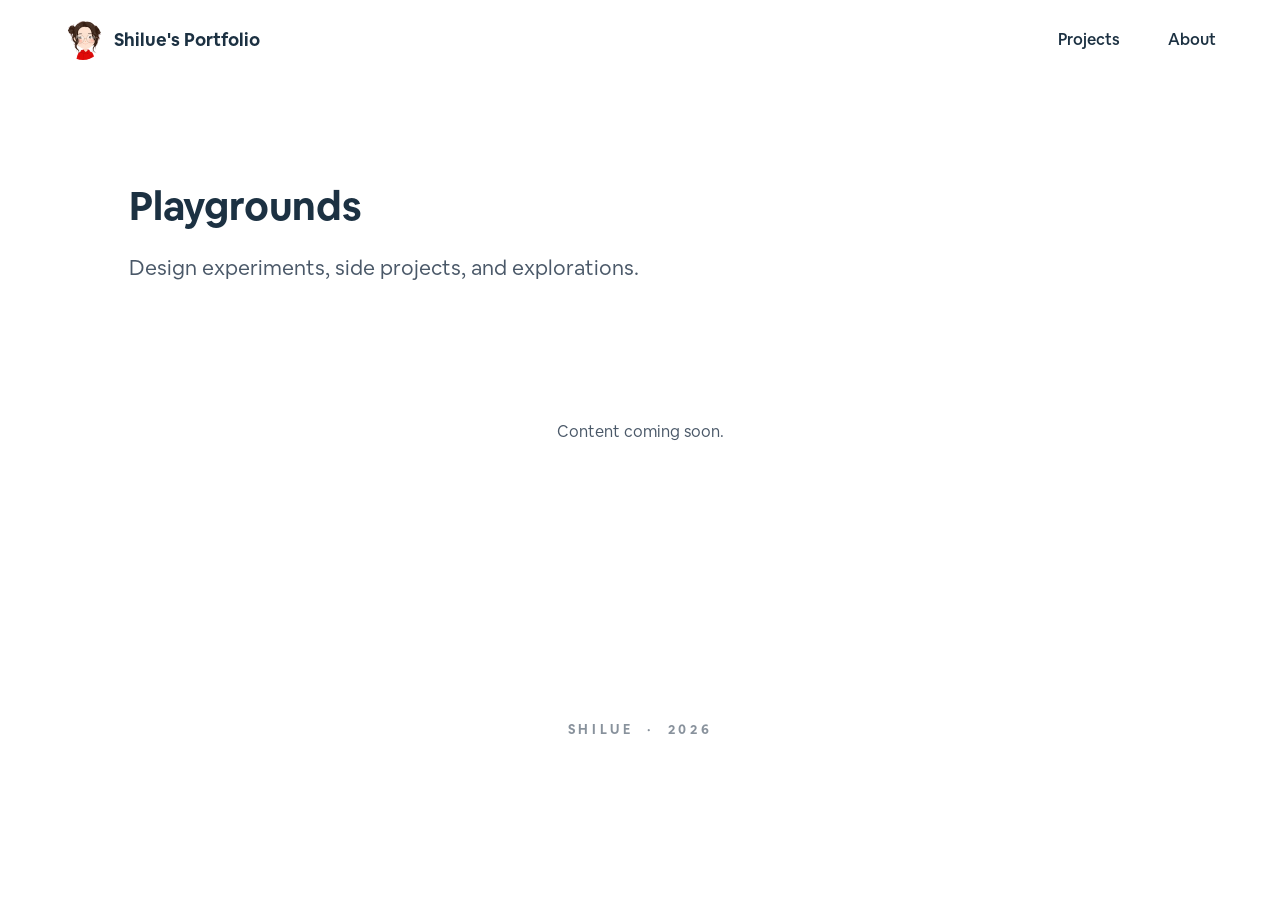
<file: playgrounds/index.html>
<!DOCTYPE html>
<html lang="en">
<head>
  <meta charset="UTF-8" />
  <meta name="viewport" content="width=device-width, initial-scale=1.0" />
  <link rel="preload" href="../fonts/AirbnbCereal_W_Bk.otf" as="font" type="font/otf" crossorigin>
  <link rel="preload" href="../fonts/AirbnbCereal_W_Bd.otf" as="font" type="font/otf" crossorigin>
  <title>Playgrounds | Shilue's Portfolio</title>
  <meta name="description" content="Design experiments and side projects by Shilue Xue." />
  <link rel="icon" type="image/png" href="../images/avatar-header.png" />
  <style>
@font-face { font-family: 'Airbnb Cereal App'; font-weight: 300; font-style: normal; src: url('../fonts/AirbnbCereal_W_Lt.otf') format('opentype'); font-display: swap; }
@font-face { font-family: 'Airbnb Cereal App'; font-weight: 400; font-style: normal; src: url('../fonts/AirbnbCereal_W_Bk.otf') format('opentype'); font-display: swap; }
@font-face { font-family: 'Airbnb Cereal App'; font-weight: 500; font-style: normal; src: url('../fonts/AirbnbCereal_W_Md.otf') format('opentype'); font-display: swap; }
@font-face { font-family: 'Airbnb Cereal App'; font-weight: 700; font-style: normal; src: url('../fonts/AirbnbCereal_W_Bd.otf') format('opentype'); font-display: swap; }
@font-face { font-family: 'Airbnb Cereal App'; font-weight: 800; font-style: normal; src: url('../fonts/AirbnbCereal_W_XBd.otf') format('opentype'); font-display: swap; }
@font-face { font-family: 'Airbnb Cereal App'; font-weight: 900; font-style: normal; src: url('../fonts/AirbnbCereal_W_Blk.otf') format('opentype'); font-display: swap; }
@font-face { font-family: 'Cereal-fallback'; src: local('Arial'); size-adjust: 102%; ascent-override: 92%; descent-override: 22%; line-gap-override: 0%; }

:root {
  --color-text: #1C3142;
  --color-text-deep: #0E1821;
  --color-text-muted: #4A5868;
  --color-bg: #FFFFFF;
  --color-divider: #E5E7EB;
  --color-accent: #C24A3A;
  --bg-text-default: #F9F9FA;
  --font-sans: "Airbnb Cereal App", "Cereal-fallback", "Inter", "Helvetica Neue", Arial, Helvetica, sans-serif;
  --container-width: 1022px;
  --header-height: 80px;
}
* { box-sizing: border-box; }
html {
  /* Force vertical scrollbar to always show — guarantees identical viewport
     width across all pages so the centered header never shifts. */
  overflow-y: scroll;
  scroll-behavior: smooth;
}
html, body {
  margin: 0; padding: 0;
  background: var(--color-bg);
  color: var(--color-text);
  font-family: var(--font-sans);
  font-size: 16px;
  line-height: 1.5;
  -webkit-font-smoothing: antialiased;
}
a { color: inherit; text-decoration: none; }
a:hover { opacity: 0.85; transition: opacity .2s ease; }
.brand:hover { opacity: 1; }
img { max-width: 100%; display: block; }
.container { max-width: var(--container-width); margin: 0 auto; }

/* Header — transparent default, glass when scrolled */
.site-header {
  position: fixed;
  top: 0; left: 0; right: 0;
  width: 100%;
  background: transparent;
  z-index: 100;
  height: var(--header-height);
  display: flex; align-items: center;
  border-bottom: 1px solid transparent;
  transition: background-color .35s cubic-bezier(.4,0,.2,1),
              backdrop-filter .35s cubic-bezier(.4,0,.2,1),
              -webkit-backdrop-filter .35s cubic-bezier(.4,0,.2,1),
              border-color .35s cubic-bezier(.4,0,.2,1),
              box-shadow .35s cubic-bezier(.4,0,.2,1);
}
body { padding-top: var(--header-height); }
.site-header.is-scrolled {
  background: rgba(255, 255, 255, 0.55);
  backdrop-filter: saturate(160%) blur(28px);
  -webkit-backdrop-filter: saturate(160%) blur(28px);
  border-bottom-color: rgba(15, 24, 33, 0.08);
  box-shadow: 0 4px 24px -10px rgba(15, 24, 33, 0.10);
}
.site-header__inner { display: flex; align-items: center; justify-content: space-between; width: 100%; }
.brand { display: flex; align-items: center; gap: 12px; font-size: 18px; font-weight: 700; color: var(--color-text); }
.brand:hover { opacity: 1; }
.brand-avatar { position: relative; width: 38px; height: 40px; flex-shrink: 0; }
.brand-avatar img { position: absolute; top: 0; left: 0; width: 38px; height: 40px; object-fit: cover; border-radius: 50%; transition: opacity .2s ease, transform .4s cubic-bezier(.4,0,.2,1); }
.brand-avatar__hover { opacity: 0; }
.brand:hover .brand-avatar__default { opacity: 0; }
.brand:hover .brand-avatar__hover { opacity: 1; }
.brand:hover .brand-avatar img { transform: scale(1.05); }

.nav { display: flex; gap: 60px; align-items: center; }
.nav a {
  position: relative;
  display: inline-block;
  padding: 6px 0;
  font-size: 16px; font-weight: 500;
  color: var(--color-text);
  transition: color .25s cubic-bezier(.4,0,.2,1);
}
.nav a::after {
  content: "";
  position: absolute;
  left: 0; bottom: 0;
  width: 100%; height: 2px;
  background: currentColor;
  transform: scaleX(0);
  transform-origin: left center;
  transition: transform .35s cubic-bezier(.65,0,.35,1);
}
.nav a:hover::after,
.nav a.is-active::after { transform: scaleX(1); }
.nav a:hover { color: var(--color-text); opacity: 1; }
.nav a.is-active { color: #0A66C2; }

/* Footer */
.site-footer { padding: 60px 24px; text-align: center; font-size: 15px; color: var(--color-text-muted); }

/* Page content */
.page-intro {
  max-width: var(--container-width);
  margin: 0 auto;
  padding: 96px 0 56px;
}
.page-intro h1 {
  font-size: 40px;
  font-weight: 700;
  color: var(--color-text);
  margin: 0 0 16px;
  letter-spacing: -0.005em;
}
.page-intro p {
  font-size: 21px;
  color: var(--color-text-muted);
  margin: 0;
  max-width: 640px;
}
.empty-state {
  max-width: var(--container-width);
  margin: 0 auto;
  padding: 64px 0 200px;
  text-align: center;
  color: var(--color-text-muted);
  font-size: 16px;
}

/* Responsive */
:root { --side-pad: 0px; }
.container, .page-intro, .empty-state { padding-left: var(--side-pad); padding-right: var(--side-pad); }
.site-header > .container { padding-left: var(--side-pad); padding-right: var(--side-pad); }

@media (max-width: 1080px) {
  :root { --container-width: 100%; --side-pad: 16px; }
  .nav { gap: 48px; }
}
@media (max-width: 900px) {
  :root { --side-pad: 16px; }
  .nav { gap: 32px; }
  .page-intro h1 { font-size: 36px; }
}
@media (max-width: 768px) {
  :root { --side-pad: 24px; }
  .site-header { height: 68px; }
  .brand { font-size: 16px; gap: 10px; white-space: nowrap; }
  .brand-avatar, .brand-avatar img { width: 34px; height: 36px; }
  .nav { gap: 24px; }
  .nav a { font-size: 15px; }
  .page-intro { padding: 64px 0 40px; }
  .page-intro h1 { font-size: 32px; }
  .page-intro p { font-size: 18px; }
}
@media (max-width: 600px) {
  :root { --side-pad: 20px; }
  .site-header { height: 60px; }
  .brand span { font-size: 15px; }
  .brand-avatar, .brand-avatar img { width: 30px; height: 32px; }
  .nav { gap: 18px; }
  .nav a { font-size: 14px; }
  .page-intro h1 { font-size: 28px; }
  .page-intro p { font-size: 16px; }
}
@media (max-width: 380px) {
  :root { --side-pad: 16px; }
  .nav { gap: 14px; }
  .nav a { font-size: 13px; }
  .brand span { font-size: 14px; }
}
  
/* ============ Header unified — fixed max-width across all pages (kills nav jitter) ============ */
.site-header__inner{max-width:1200px !important;margin:0 auto !important;padding:0 24px !important;width:100% !important;box-sizing:border-box}


/* ============ Nav unified — same size/spacing across all pages & breakpoints (kills switch-jitter) ============ */
.nav{display:flex !important;gap:48px !important;align-items:center !important}
.nav a{font-size:16px !important;font-weight:500 !important;padding:6px 0 !important}
@media (max-width:900px){.nav{gap:32px !important}}
@media (max-width:600px){.nav{gap:20px !important}}




/* ============ Cross-page View Transitions (Chrome/Edge 126+, Safari 18+) ============ */
@view-transition { navigation: auto; }
::view-transition-old(root),::view-transition-new(root){animation-duration:.18s;animation-timing-function:cubic-bezier(.4,0,.2,1);mix-blend-mode:normal}
::view-transition-old(root){animation-name:vt-fade-out}
::view-transition-new(root){animation-name:vt-fade-in}
@keyframes vt-fade-out{to{opacity:0}}
@keyframes vt-fade-in{from{opacity:0}}


.wow-progress{position:fixed;top:0;left:0;height:2px;background:#F5A623;width:0%;z-index:9999;transition:width .1s ease-out}


/* Site-wide signature stamp (in footer) */
.wow-sig{font-family:var(--font-sans);font-size:13px;font-weight:700;color:var(--color-text-muted,#4A5868);letter-spacing:0.28em;text-transform:uppercase;margin:0;opacity:0.65;text-align:center}

.site-header{view-transition-name:site-header}
::view-transition-group(site-header){animation-duration:.01s}
::view-transition-old(site-header),::view-transition-new(site-header){animation:none}
</style>
</head>
<body>

  <header class="site-header">
    <div class="container site-header__inner">
      <a href="../index.html" class="brand" aria-label="Shilue's Portfolio">
        <span class="brand-avatar"><img class="brand-avatar__default" src="../images/avatar-header.png" alt="Shilue avatar icon" /><img class="brand-avatar__hover" src="../images/avatar-header-hover.png" alt="" /></span>
        <span>Shilue's Portfolio</span>
      </a>
      <nav class="nav" aria-label="Main">
        <a href="../index.html">Projects</a>
        <a href="../resume.html">About</a>
      </nav>
    </div>
  </header>

  <main>
    <section class="page-intro">
      <h1>Playgrounds</h1>
      <p>Design experiments, side projects, and explorations.</p>
    </section>

    <section class="empty-state">
      <p>Content coming soon.</p>
    </section>
  </main>

  <footer class="site-footer">
    <p class="wow-sig">SHILUE &nbsp;·&nbsp; 2026</p>
  </footer>

  <script>
    (function () {
      const header = document.querySelector('.site-header');
      if (!header) return;
      let scrolled = false;
      const onScroll = () => {
        const isScrolled = window.scrollY > 16;
        if (isScrolled !== scrolled) {
          scrolled = isScrolled;
          header.classList.toggle('is-scrolled', scrolled);
        }
      };
      window.addEventListener('scroll', onScroll, { passive: true });
      onScroll();
    })();
  </script>

<script>
  // Prefetch same-origin html links on hover — near-instant navigation
  (function(){
    var prefetched = new Set();
    document.addEventListener('mouseover', function(e){
      var link = e.target.closest && e.target.closest('a[href]');
      if (!link) return;
      var href = link.href;
      if (!href || prefetched.has(href)) return;
      // Only same-origin html
      try { var u = new URL(href, location.href); if (u.origin !== location.origin) return; } catch(e){ return; }
      if (!/\.html($|\?|#)/.test(u.pathname) && u.pathname !== '/' && !u.pathname.endsWith('/')) return;
      var l = document.createElement('link');
      l.rel = 'prefetch'; l.href = href; l.as = 'document';
      document.head.appendChild(l);
      prefetched.add(href);
    }, { passive: true });
  })();
</script>

<script>
(function(){
  if (window.matchMedia('(prefers-reduced-motion: reduce)').matches) return;
  var b = document.createElement('div');
  b.className = 'wow-progress';
  document.body.appendChild(b);
  function u(){ var h = document.documentElement.scrollHeight - window.innerHeight; b.style.width = (h>0 ? Math.min(100,window.scrollY/h*100) : 0) + '%'; }
  window.addEventListener('scroll', u, { passive: true });
  u();
})();
</script>

</body>
</html>
</file>
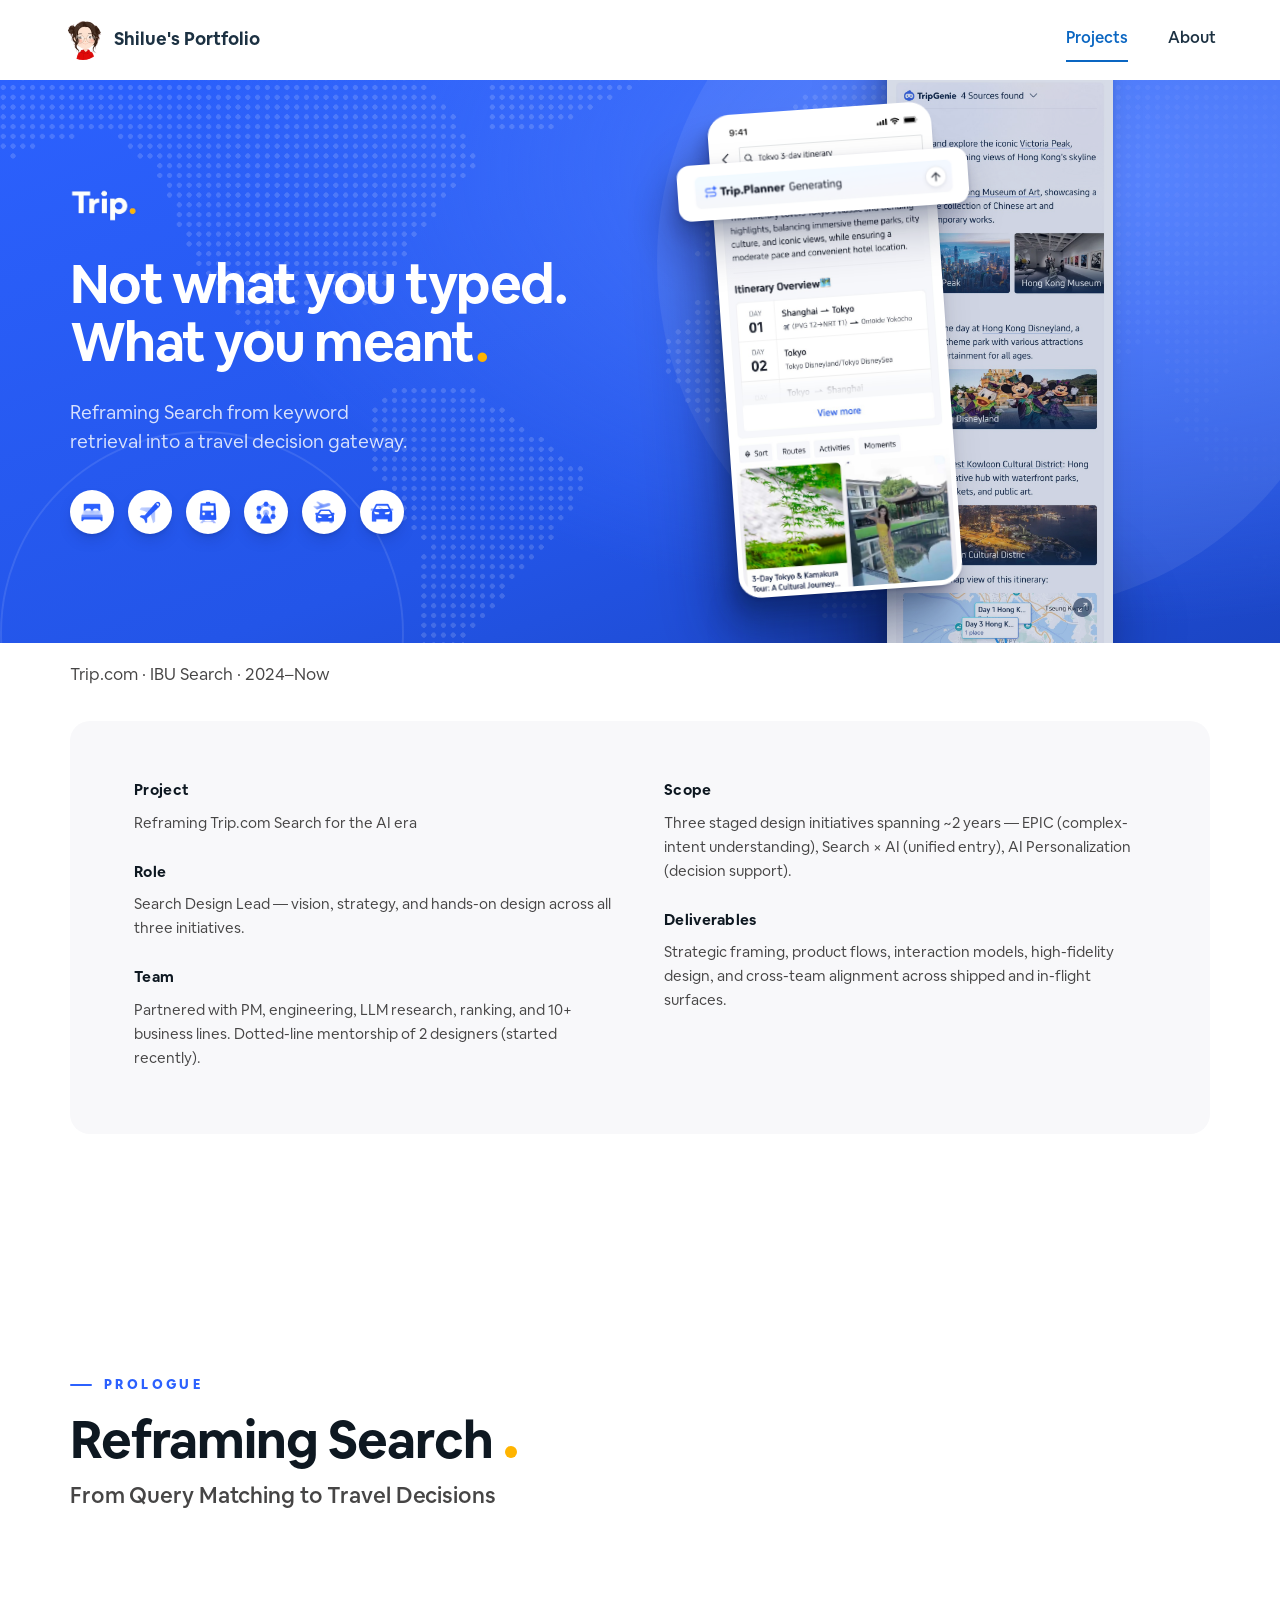
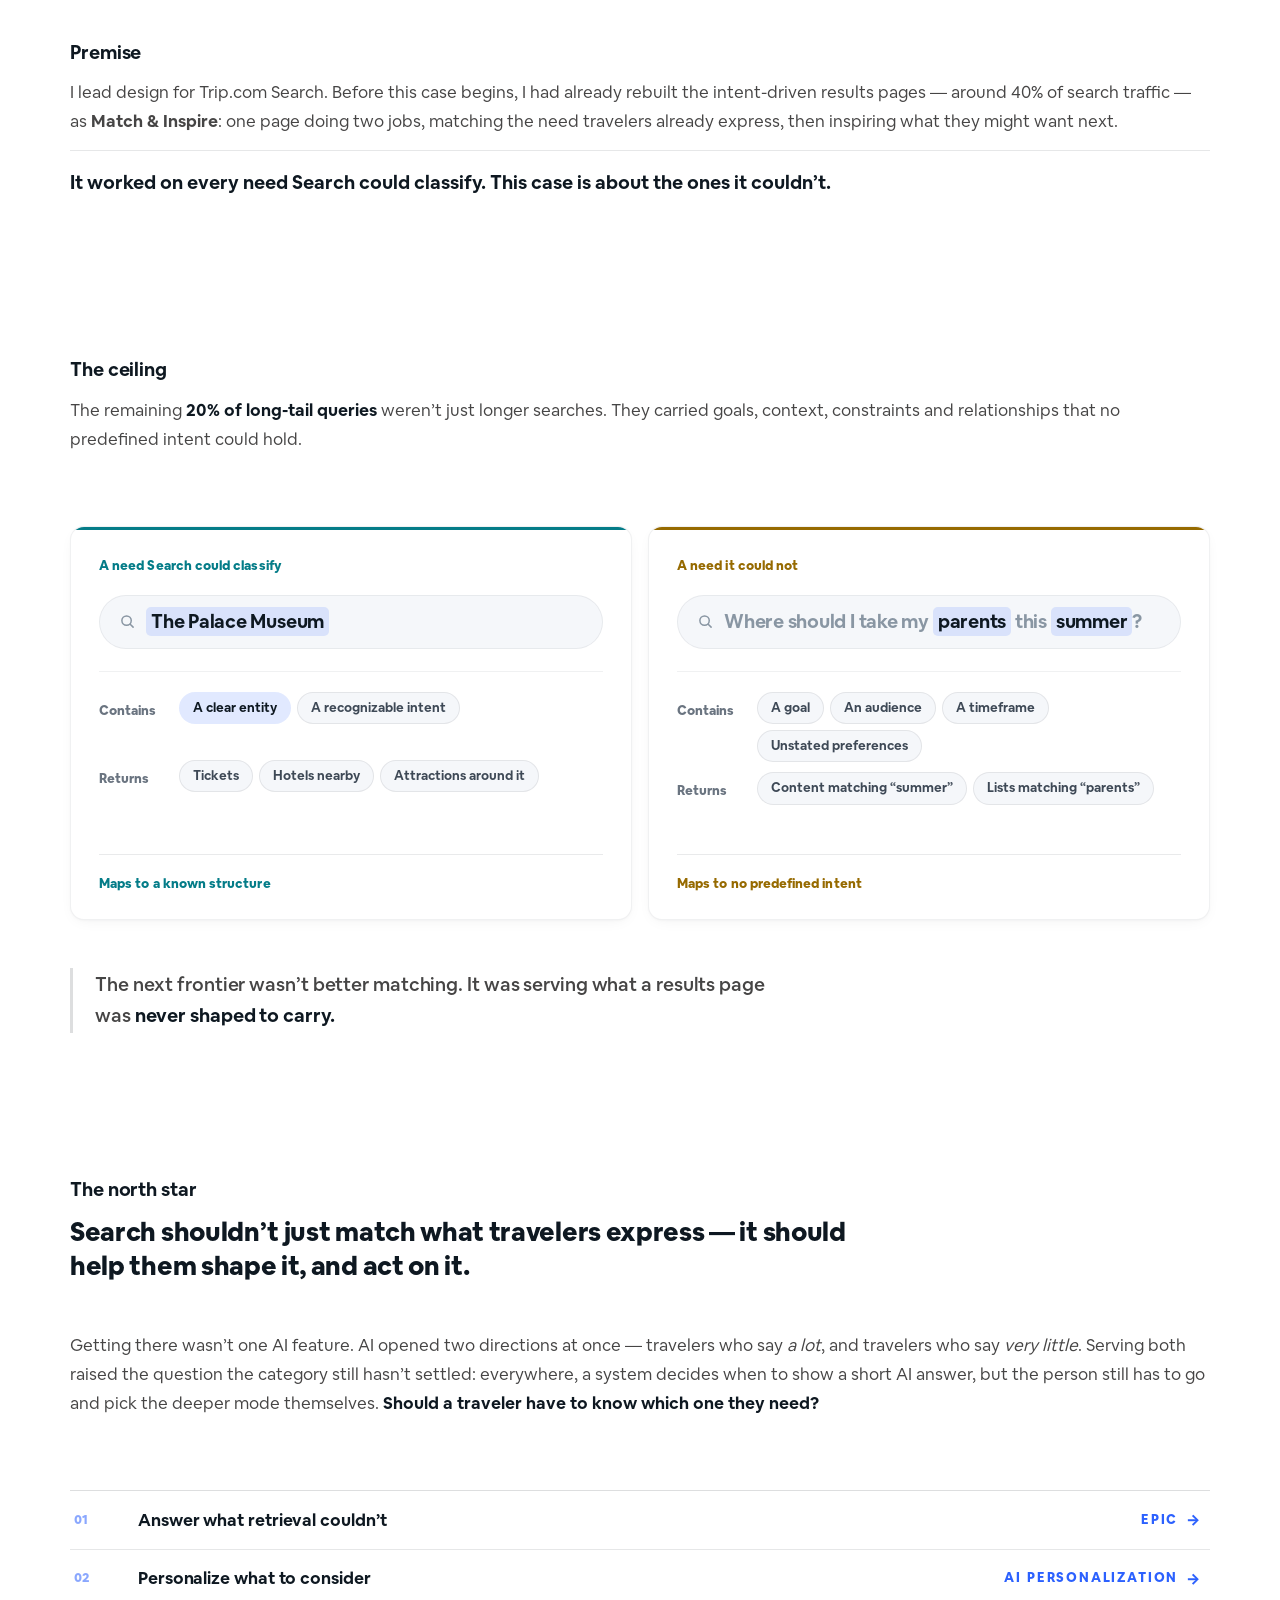
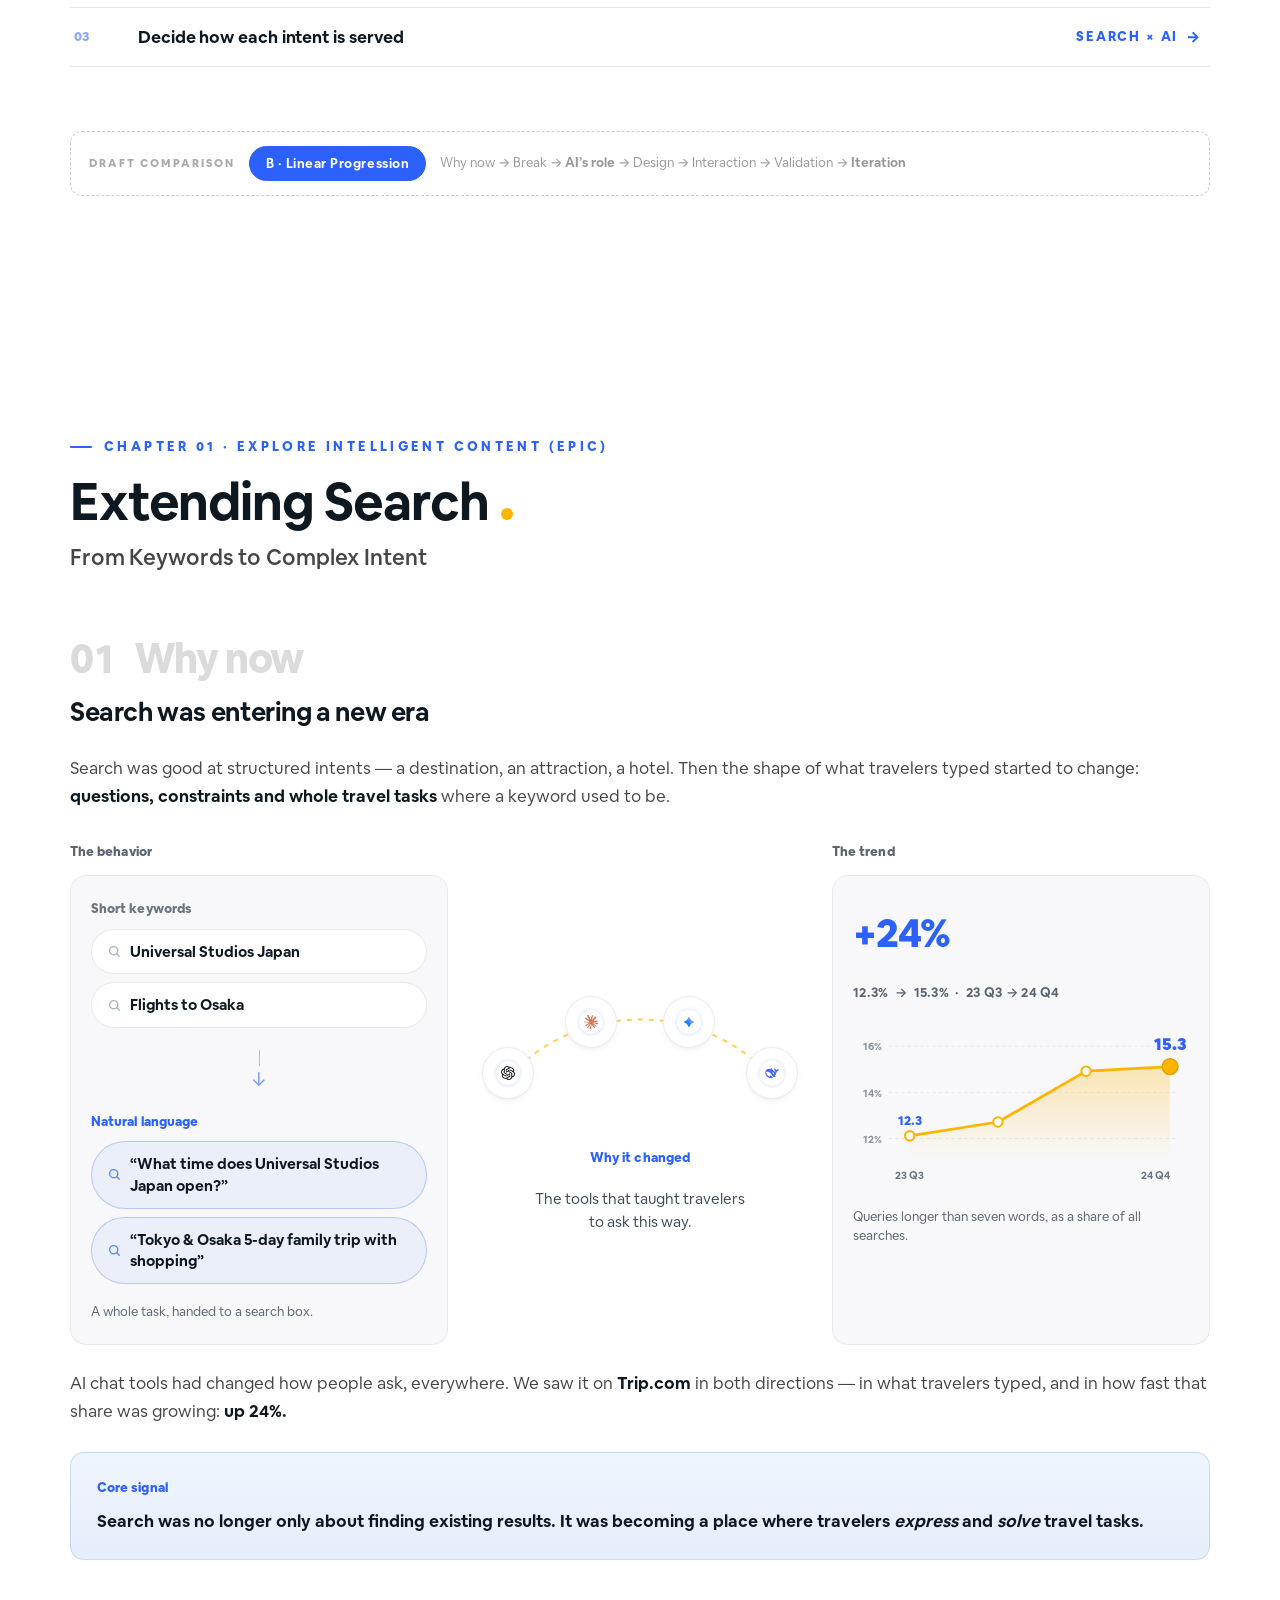
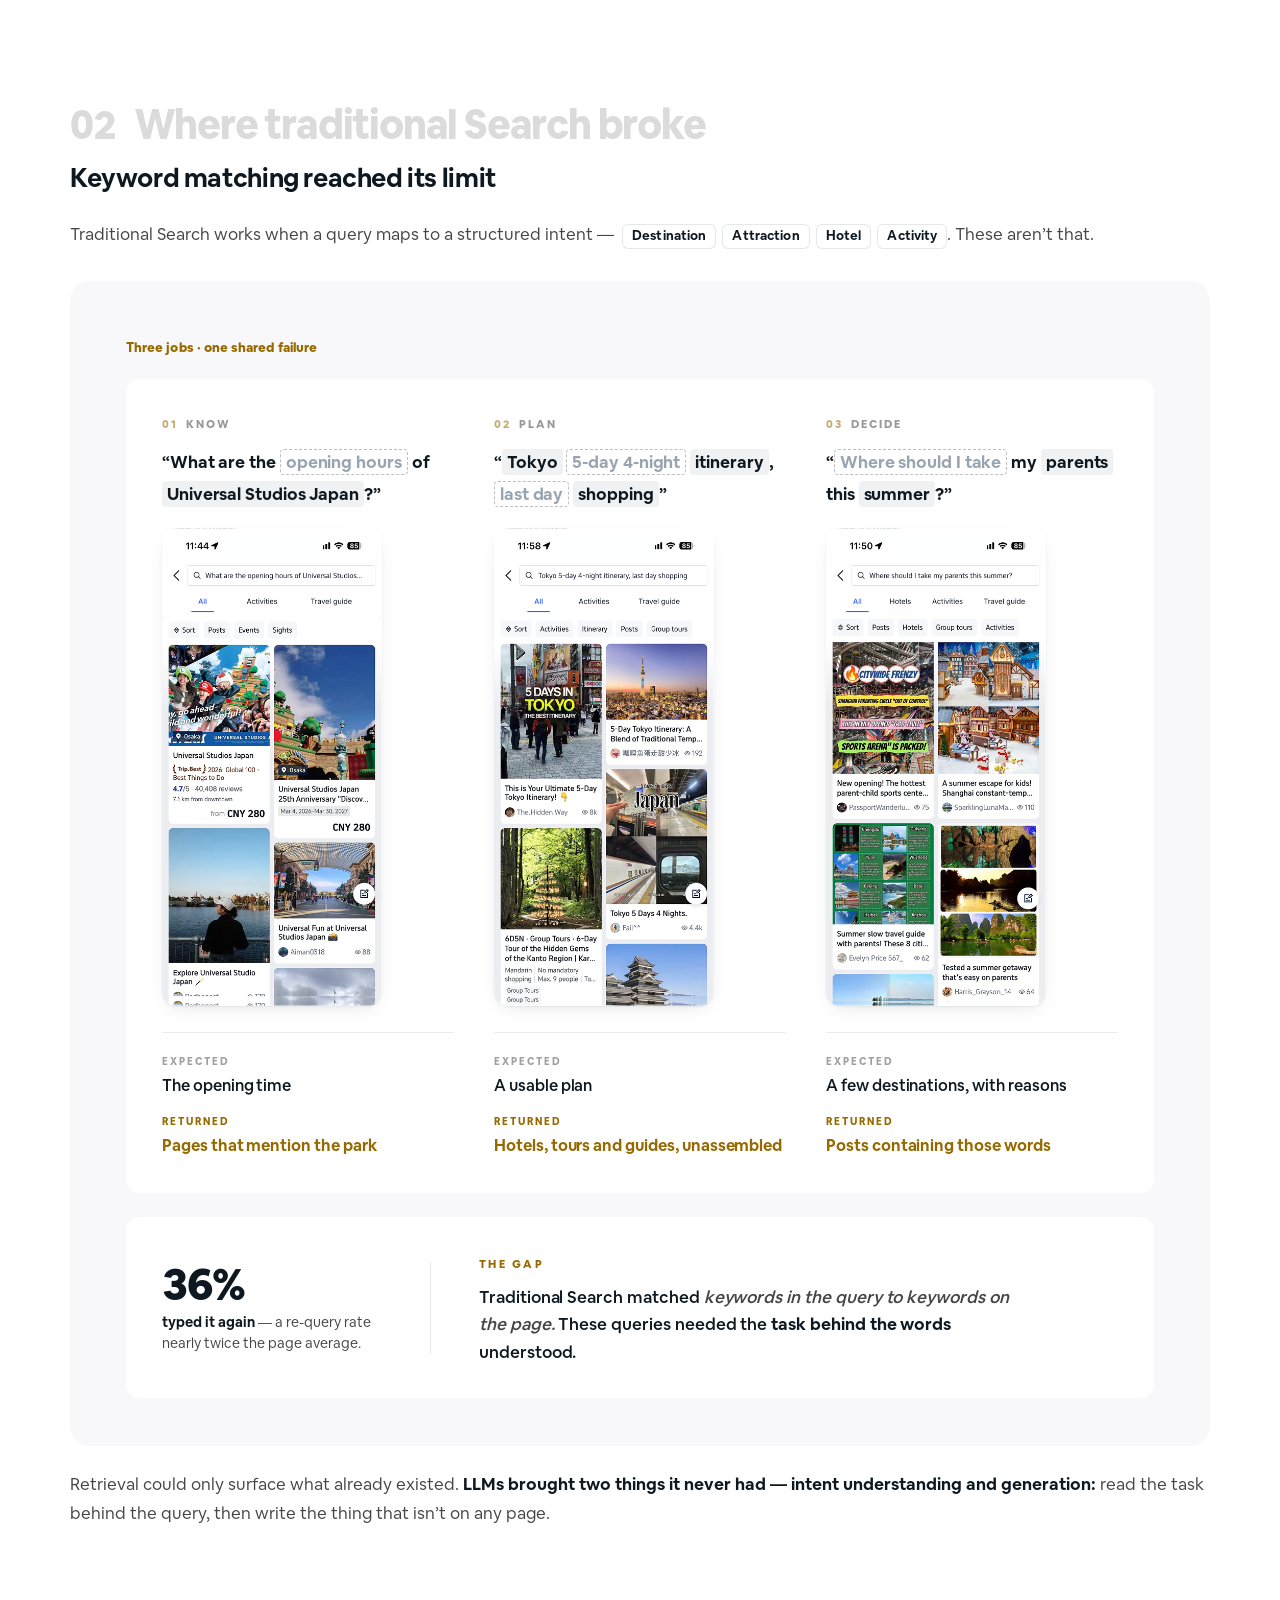
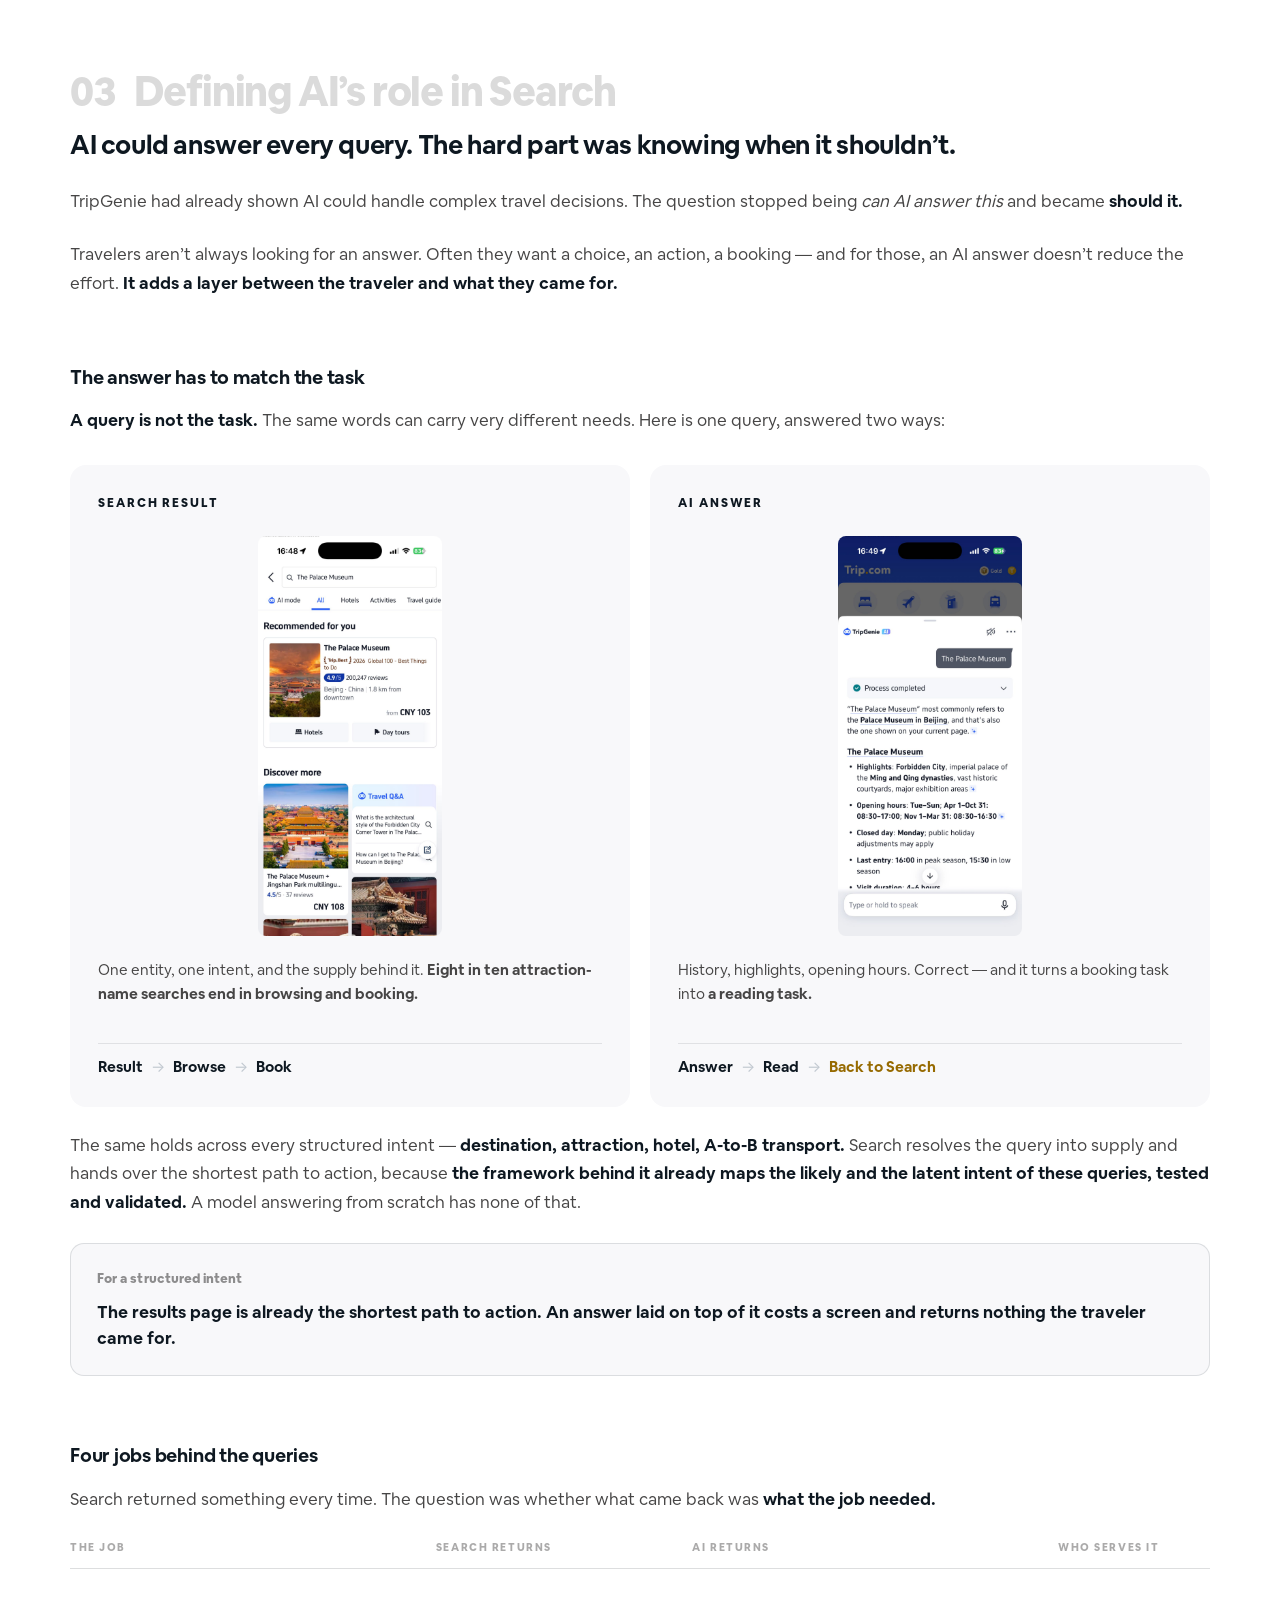
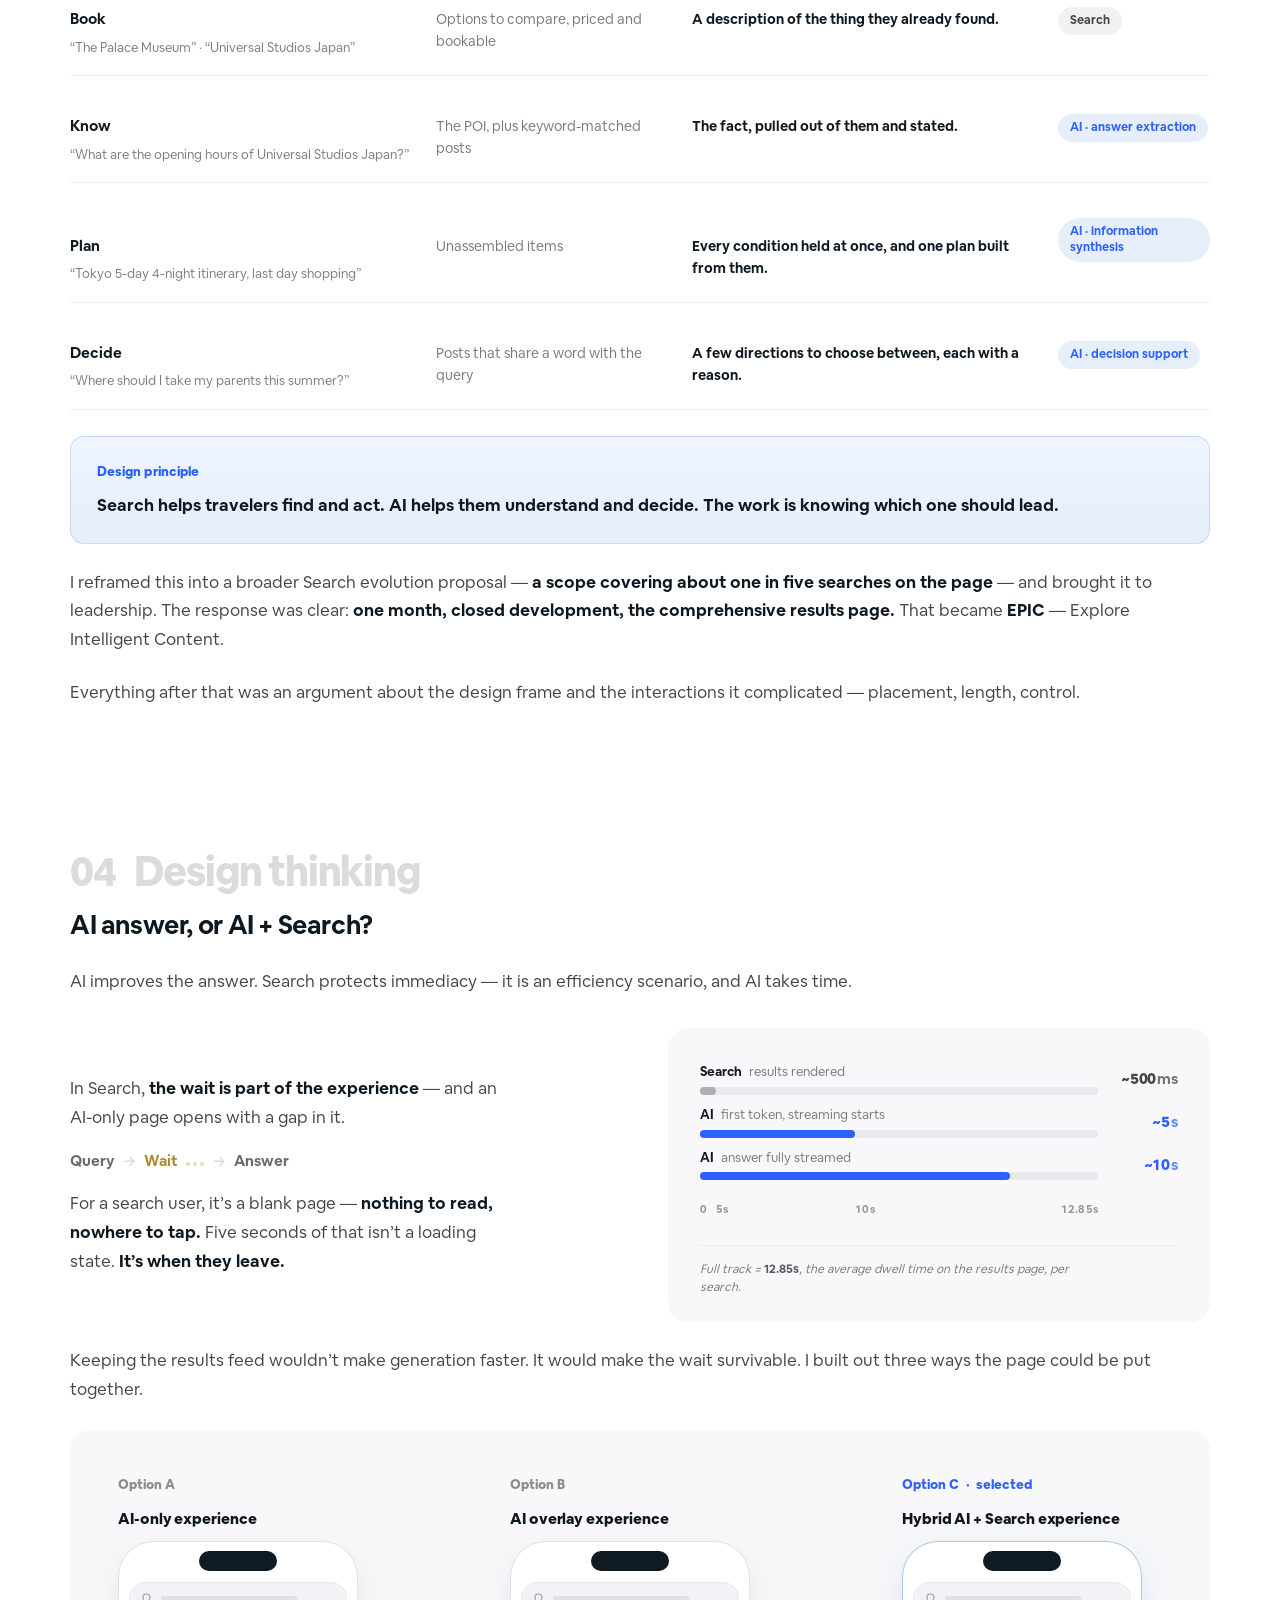
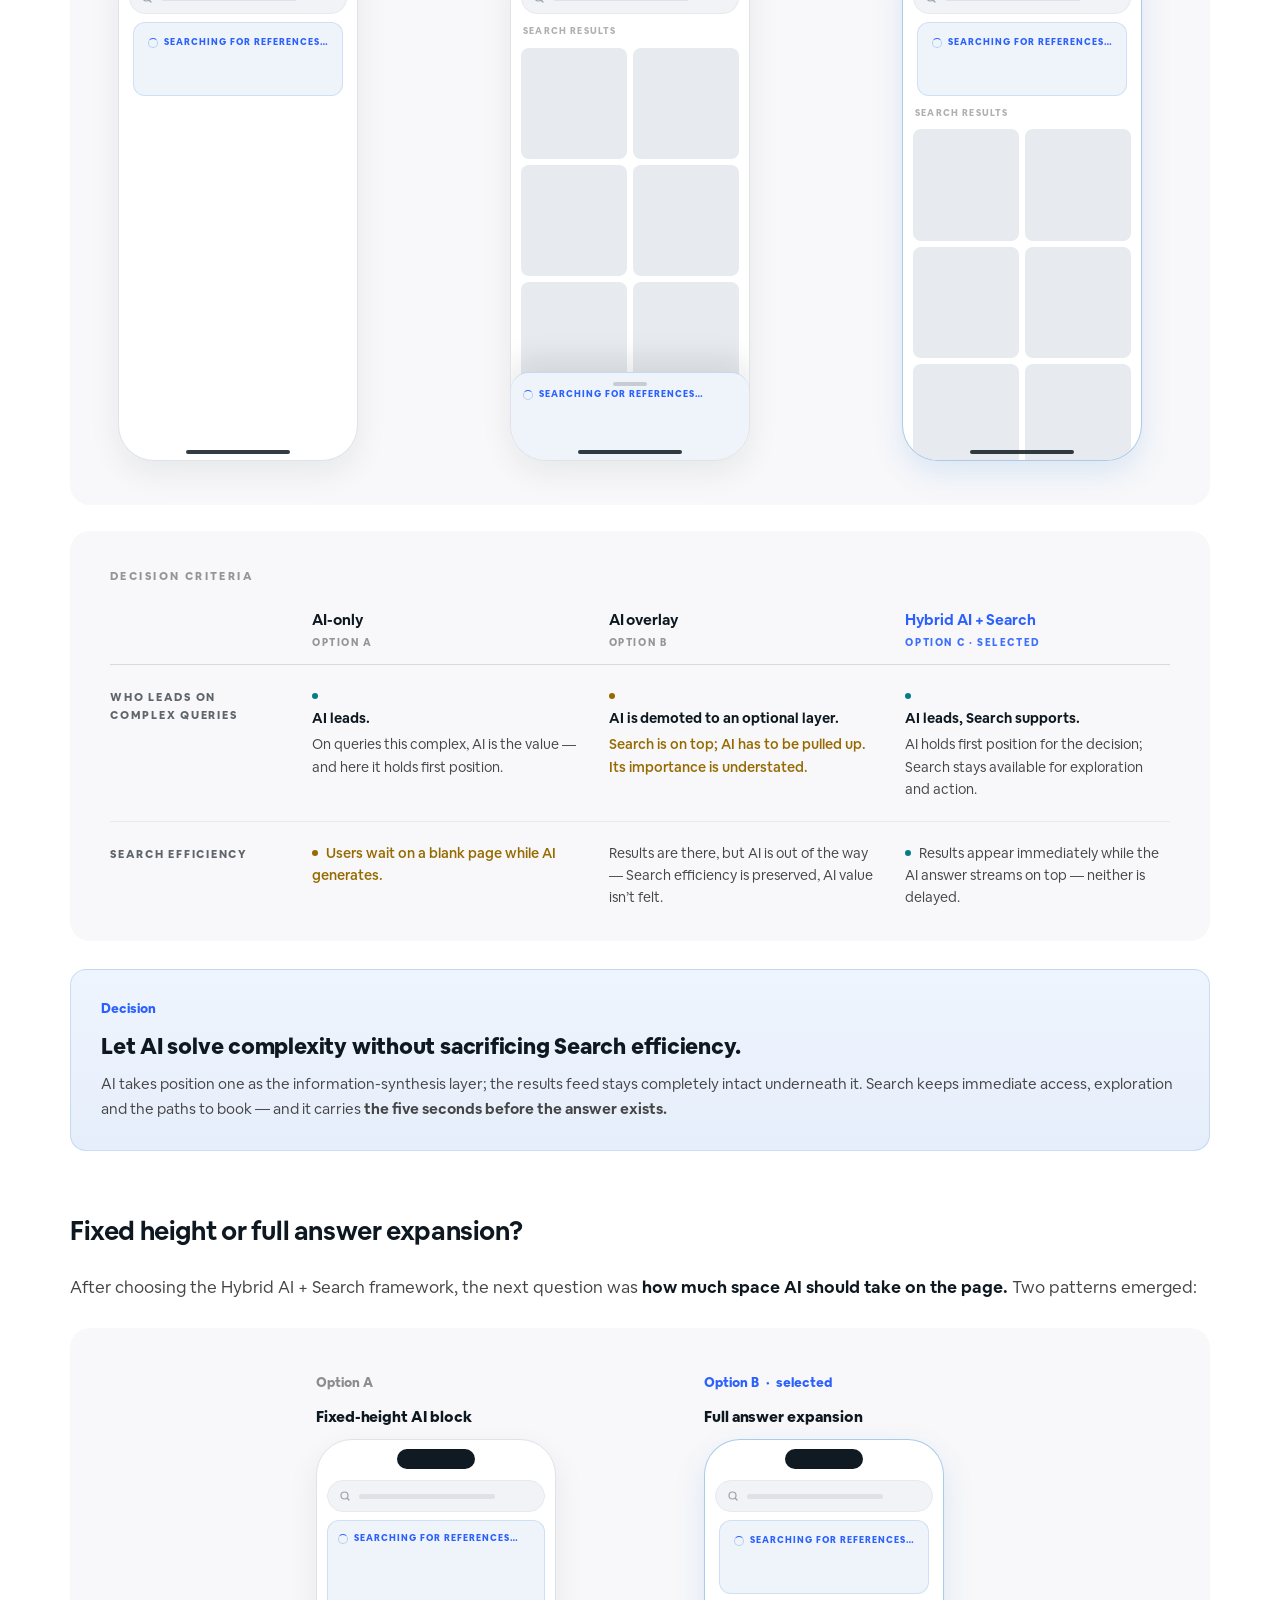
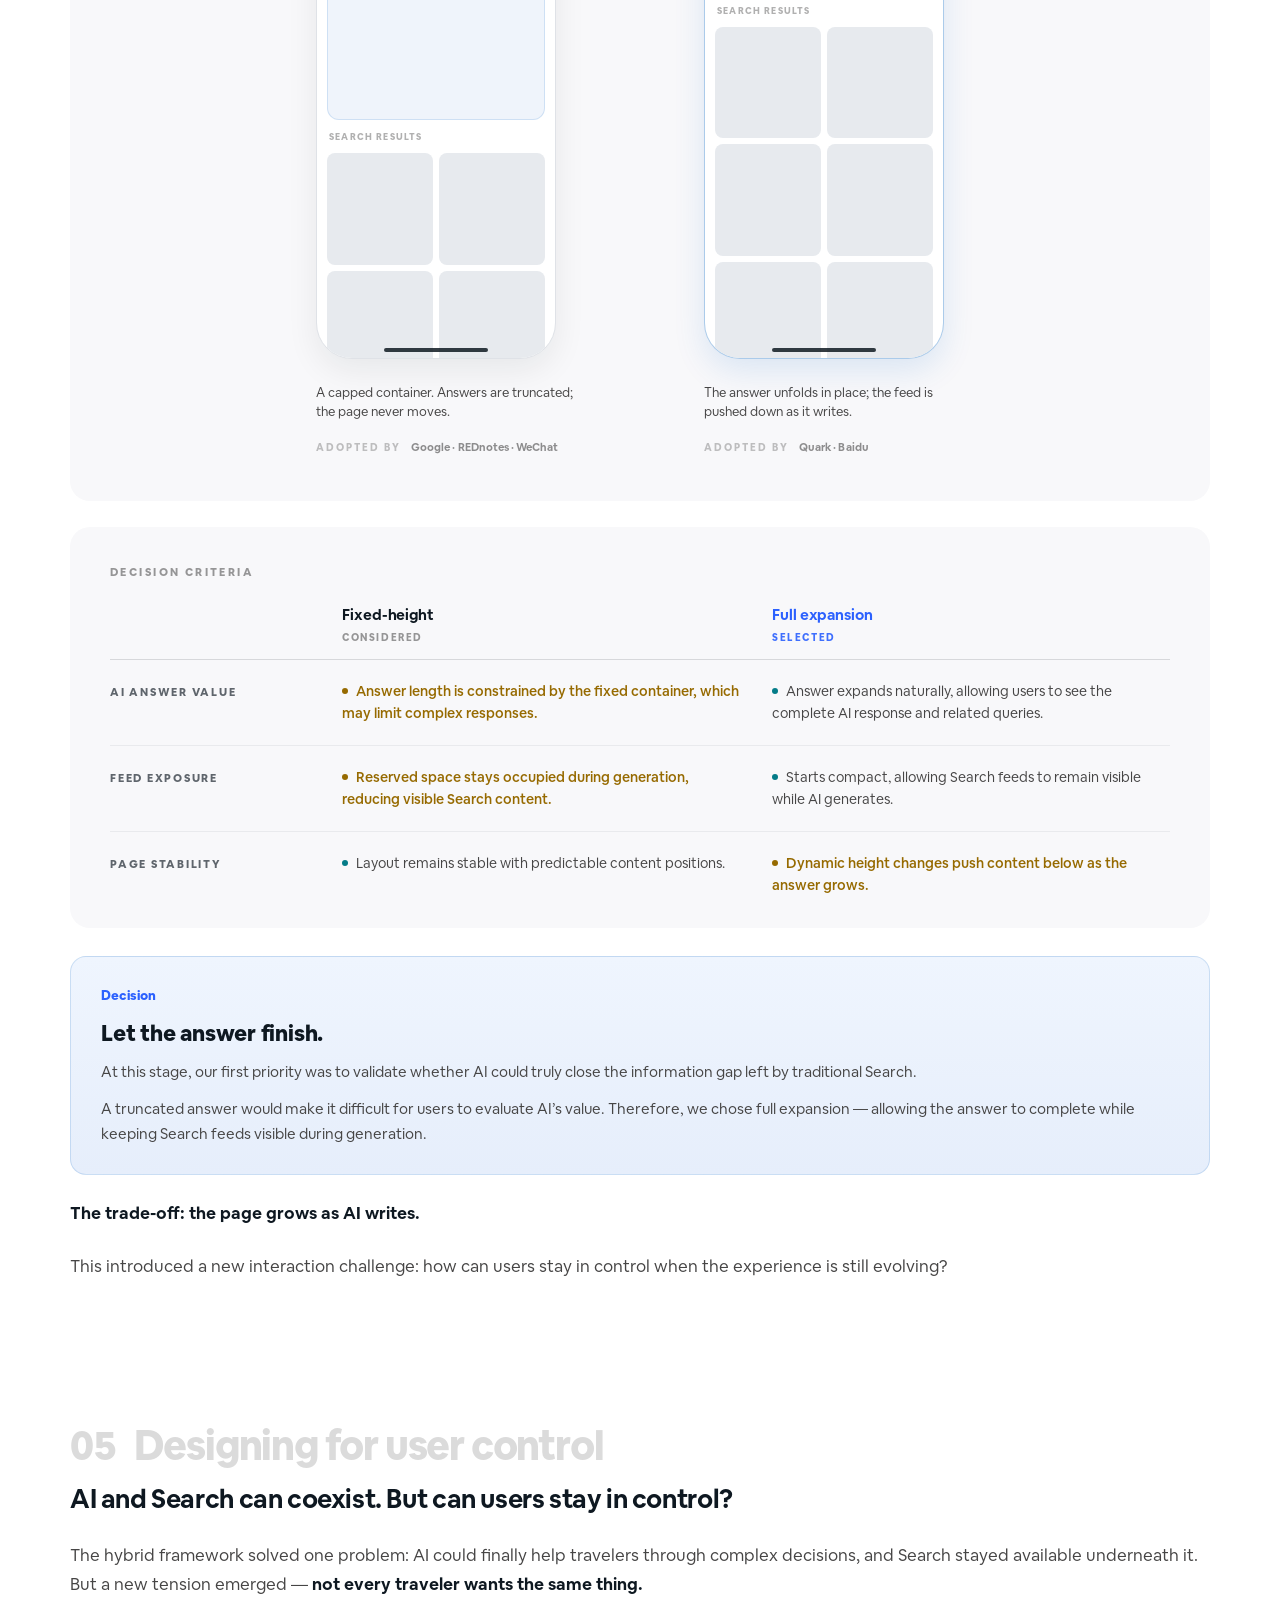
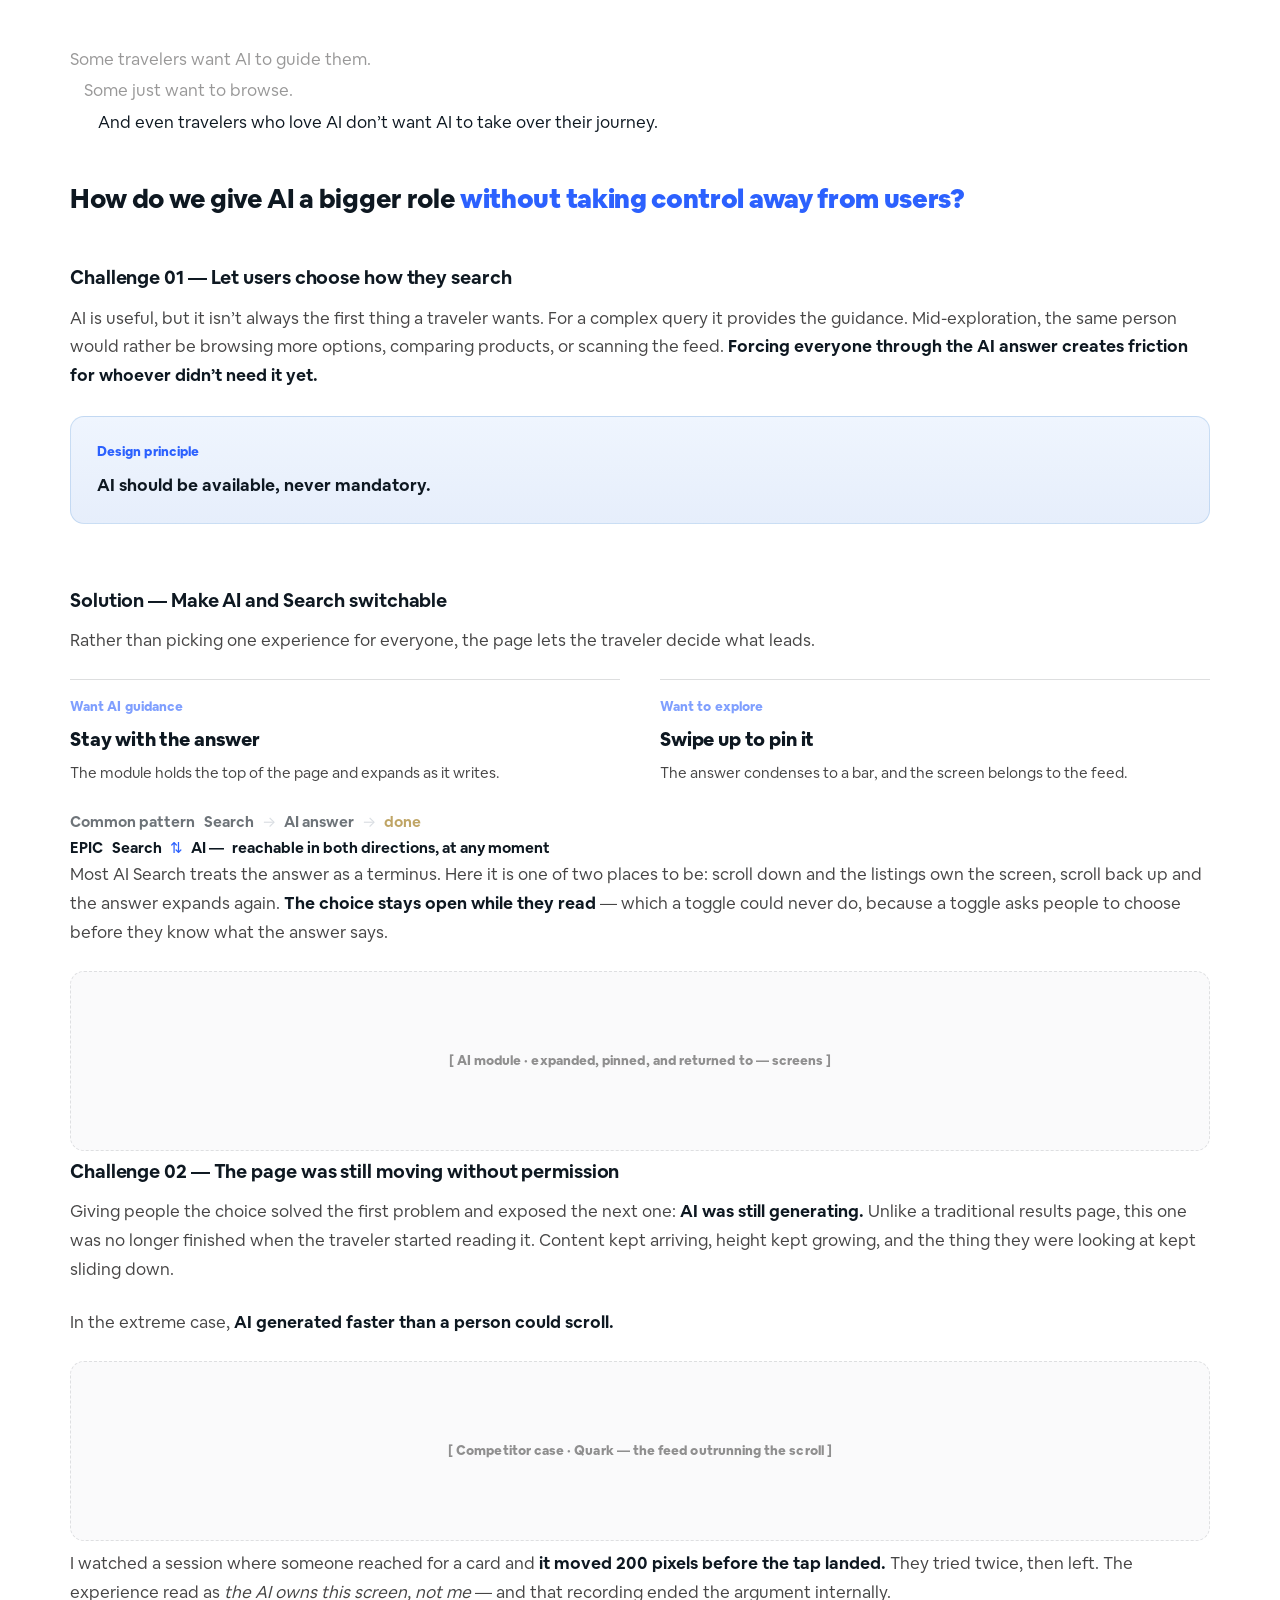
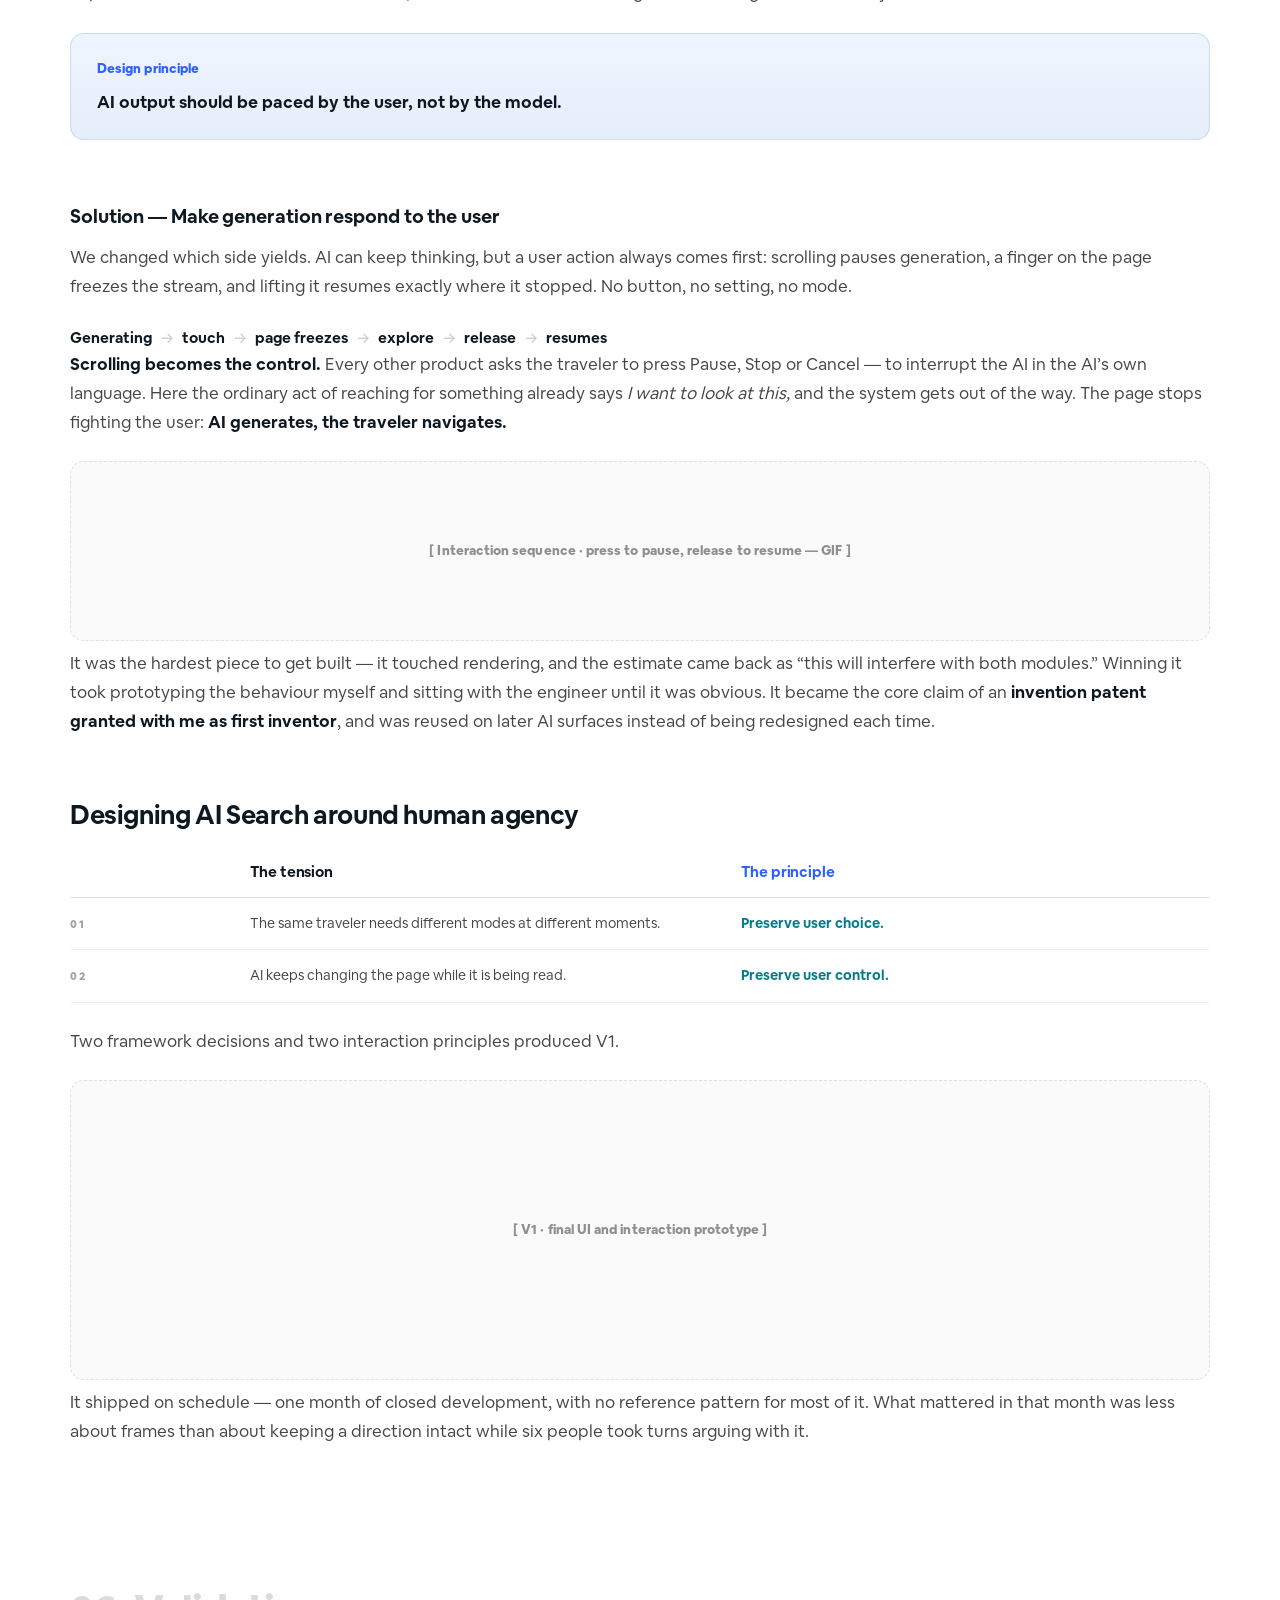
<file: aisearch.html>
<!DOCTYPE html>
<html lang="en">
<head>
  <meta charset="UTF-8" />
  <meta name="viewport" content="width=device-width, initial-scale=1.0" />
  <title>Reframing Trip.com Search for the AI era | Shilue's Portfolio</title>
  <meta name="description" content="As Search Design Lead, reframing Trip.com Search from a keyword-matching transaction entry into a travel decision gateway — driving vision and design across three staged AI initiatives." />
  <link rel="icon" type="image/png" href="../images/avatar-header.png" />
  <link rel="preload" href="../fonts/AirbnbCereal_W_Bk.otf" as="font" type="font/otf" crossorigin>
  <link rel="preload" href="../fonts/AirbnbCereal_W_Bd.otf" as="font" type="font/otf" crossorigin>
  <link rel="preconnect" href="https://fonts.googleapis.com">
  <link rel="preconnect" href="https://fonts.gstatic.com" crossorigin>
  <link href="https://fonts.googleapis.com/css2?family=Inter:wght@300;400;500;600;700;800&display=swap" rel="stylesheet">
  <style>

/* ============ Visionary design alternatives — HTML wireframe phones ============ */
.alts-wrap{margin:56px calc(50% - 50vw + 8px) 24px;background:#F4F7FA;padding:64px 32px 56px;border-radius:8px;overflow-x:auto}
.alts-grid{display:grid;grid-template-columns:2.1fr 1fr 1fr 1fr;gap:40px;max-width:1720px;margin:0 auto;align-items:start}
.alts-item{display:flex;flex-direction:column;gap:28px}
.alts-item__phones{display:flex;justify-content:center;gap:24px;position:relative}
.alts-item--dual .alts-item__phones{gap:16px;align-items:center}
.alts-arrow{color:rgba(15,24,33,.35);font-size:26px;line-height:1;align-self:center;padding:0 6px}
.alts-item__pc{display:flex;flex-direction:column;gap:16px;font-family:var(--font-sans);padding:0 8px}
.alts-pc__pros,.alts-pc__cons{margin:0;font-size:14px;line-height:1.55;color:var(--c-body);font-weight:400}
.alts-pc__pros strong,.alts-pc__cons strong{display:block;font-size:11px;font-weight:700;color:var(--c-text-deep);letter-spacing:0.15em;text-transform:uppercase;margin:0 0 8px}
.alts-pc__cons strong{color:#9A6C3F}

.alts-annotate{position:absolute;top:20px;left:-4px;display:flex;align-items:center;gap:10px;pointer-events:none;z-index:6}
.alts-annotate__label{font-size:12px;font-weight:600;color:var(--c-body);background:#fff;padding:5px 12px;border-radius:4px;box-shadow:0 2px 8px -2px rgba(15,24,33,.15);white-space:nowrap}
.alts-annotate__line{width:32px;height:1px;background:#B57C99}

.alt-phone{width:260px;height:560px;background:#fff;border:1.5px solid rgba(15,24,33,.14);border-radius:32px;padding:6px 6px 0;display:flex;flex-direction:column;position:relative;box-shadow:0 14px 32px -14px rgba(15,24,33,.18),0 4px 10px -3px rgba(15,24,33,.06);flex-shrink:0;overflow:hidden}
.alt-phone__notch{position:absolute;top:3px;left:50%;transform:translateX(-50%);width:70px;height:16px;background:#0F1821;border-radius:0 0 14px 14px;z-index:2}
.alt-phone__status{display:flex;justify-content:space-between;align-items:center;padding:7px 14px 5px;font-size:9px;font-weight:700;color:#0F1821;position:relative;z-index:3}
.alt-phone__status-icons{display:inline-flex;gap:4px;align-items:center;color:#0F1821}
.alt-phone__status-icons svg{height:8px;width:auto;display:block}
.alt-phone__pill{align-self:flex-start;margin:6px 14px 10px;padding:4px 10px;background:#EEF0F3;border-radius:20px;font-size:9px;font-weight:700;color:#0F1821;display:inline-flex;align-items:center;gap:5px}
.alt-phone__pill-icon{color:var(--c-blue);font-size:9px}
.alt-phone__body{flex:1;padding:0 10px;display:flex;flex-direction:column;gap:8px;overflow:hidden}
.soc-phone .alt-phone__body{overflow:visible}
.alt-section{background:#F1F3F5;border-radius:7px;padding:10px}
.alt-section--tight{padding:10px}
.alt-section--banner{min-height:72px;background:transparent;position:relative;padding:0;overflow:visible;display:flex;align-items:stretch;justify-content:center;gap:6px}
.alt-banner-slide{flex:0 0 78%;background:#E4E7EC;border-radius:7px;display:flex;align-items:center;justify-content:center;position:relative}
.alt-banner-slide--peek{flex:0 0 6%;background:#EAECEF;border-radius:4px;opacity:0.7}
.alt-section--qa{flex:1;min-height:0}
.alt-section__label{font-size:9px;font-weight:700;color:#0F1821;margin:0 0 5px}
.alt-banner-icon{width:26px;height:16px;background:#D3D9DE;border-radius:3px}
.alt-banner-dot{position:absolute;bottom:6px;left:50%;transform:translateX(-50%);width:16px;height:2.5px;background:#6BC79E;border-radius:2px}
.alt-cards-2{display:grid;grid-template-columns:1fr 1fr;gap:5px}
.alt-cards-2 div{background:#E4E7EC;border-radius:4px;height:34px}
.alt-cards-stack{display:flex;flex-direction:column;gap:4px}
.alt-cards-stack div{background:#E4E7EC;border-radius:3.5px;height:17px;flex:1;min-height:16px}
.alt-cards-3{display:flex;gap:6px;overflow:hidden;padding-right:8px;margin:2px -2px 0 -2px}
.alt-featurecard{flex:0 0 46%;background:#fff;border-radius:6px;padding:8px 8px 6px;display:flex;flex-direction:column;gap:2px;min-height:66px;box-shadow:0 1px 2px rgba(15,24,33,.04)}
.alt-featurecard__title{font-size:9px;font-weight:700;color:#0F1821;margin:0;line-height:1.2}
.alt-featurecard__desc{font-size:8px;color:#4A5868;margin:0;line-height:1.2}
.alt-featurecard__pips{margin-top:auto;display:flex;padding-top:4px}
.alt-featurecard__pips span{width:14px;height:14px;border-radius:50%;background:#F5F5F7;border:1.5px solid #fff;display:inline-block;box-shadow:0 0 0 0.5px rgba(15,24,33,.14)}
.alt-featurecard__pips span:not(:first-child){margin-left:-5px}
.alt-mentors{display:grid;grid-template-columns:1fr 1fr;gap:5px;margin-top:2px}
.alt-mentor{background:#fff;border-radius:5px;padding:7px;display:flex;flex-direction:column;gap:5px}
.alt-mentor__head{display:flex;gap:5px;align-items:center}
.alt-mentor__avatar{display:block;width:14px;height:14px;background:transparent;border:1px solid #C7CDD3;border-radius:50%;flex-shrink:0}
.alt-mentor__meta-col{display:flex;flex-direction:column;gap:0;min-width:0}
.alt-mentor__name{font-size:8px;font-weight:700;color:#0F1821;margin:0;line-height:1.15;white-space:nowrap;overflow:hidden;text-overflow:ellipsis}
.alt-mentor__meta{font-size:7px;color:var(--c-blue);margin:0;line-height:1.15;font-weight:500}
.alt-mentor__quote{font-size:7px;color:#0F1821;margin:0;line-height:1.3;font-weight:400;padding:5px;border:1px solid #E4E7EC;border-radius:3px;background:#fff}
.alt-choice-row{display:grid;grid-template-columns:1fr 1fr;gap:5px;margin-top:2px}
.alt-choice{background:#F1F3F5;border-radius:7px;padding:10px 8px;display:flex;flex-direction:column;gap:2px;align-items:flex-start}
.alt-choice__icon{color:var(--c-blue);font-size:14px;line-height:1;margin-bottom:2px}
.alt-choice__title{font-size:9px;font-weight:700;color:#0F1821;margin:0;line-height:1.2}
.alt-choice__desc{font-size:7.5px;color:#4A5868;margin:0;line-height:1.25}
.alt-phone__sheet-scrim{position:absolute;inset:0;background:rgba(15,24,33,.22);z-index:4;border-radius:30px;pointer-events:none}
.alt-phone__sheet{position:absolute;bottom:0;left:0;right:0;background:#fff;border-radius:16px 16px 0 0;padding:9px 16px 16px;display:flex;flex-direction:column;gap:7px;z-index:5;box-shadow:0 -8px 22px -6px rgba(15,24,33,.15)}
.alt-phone__sheet-grip{width:36px;height:3.5px;background:rgba(15,24,33,.18);border-radius:2px;margin:0 auto 5px}
.alt-sheet-item{font-size:10px;font-weight:600;color:#0F1821;background:#fff;border:1px solid rgba(15,24,33,.10);border-radius:7px;padding:8px 11px;text-align:center}
.alt-phone__tabs{display:grid;grid-template-columns:repeat(4,1fr);gap:2px;padding:8px 5px 10px;border-top:1px solid rgba(15,24,33,.08);margin-top:5px}
.alt-tab{display:flex;flex-direction:column;align-items:center;gap:2.5px;font-size:7.5px;color:#4A5868;font-weight:500}
.alt-tab--active{color:var(--c-blue);font-weight:700}
.alt-tab__icon{width:16px;height:16px;display:flex;align-items:center;justify-content:center;color:currentColor}
.alt-tab__icon svg{width:14px;height:14px;display:block;fill:none;stroke:currentColor;stroke-width:1.4}
.alt-tab--active .alt-tab__icon svg[data-fill]{fill:var(--c-blue);stroke:none}
@media (max-width:1200px){.alts-grid{grid-template-columns:1fr 1fr;gap:32px}.alts-item--dual{grid-column:1 / -1}}
@media (max-width:700px){.alts-grid{grid-template-columns:1fr}.alts-item--dual{grid-column:auto}.alts-wrap{padding:36px 16px}.alt-phone{width:180px;height:390px}}


/* ============ Solve of conflicts — 2 phones + annotated red-dashed callouts ============ */
.soc-wrap{margin:56px auto;max-width:1200px;padding:56px 220px;background:#F4F7FA;border-radius:8px;overflow:visible}
.soc-grid{display:grid;grid-template-columns:1fr 1fr;gap:40px;align-items:start;justify-items:center;overflow:visible}
.soc-item{display:flex;flex-direction:column;align-items:center;gap:20px;position:relative;padding:0}
.soc-phone{overflow:visible !important}
.soc-header{display:flex;justify-content:space-between;align-items:center;padding:4px 14px 8px;border-bottom:1px solid rgba(15,24,33,.08);margin:0 4px}
.soc-header__title{font-size:12px;font-weight:700;color:var(--c-text-deep);margin:0}
.soc-header__icons{display:flex;gap:6px;align-items:center;color:var(--c-text-deep)}
.soc-header__ico{font-size:11px;line-height:1}
.soc-stories{display:flex;justify-content:space-between;padding:8px 10px;background:transparent}
.soc-story{display:flex;flex-direction:column;align-items:center;gap:4px}
.soc-story span:first-child{width:26px;height:26px;border:1.5px solid #C7CDD3;border-radius:50%;display:block}
.soc-story__lbl{font-size:8px;color:#4A5868;font-weight:500}
.soc-single-banner{display:flex;align-items:center;justify-content:center;flex-direction:column;gap:6px;min-height:80px;background:#EAECEF}
.soc-single-banner__icon{font-size:16px;color:#8992A3;line-height:1}
.soc-single-banner__lbl{font-size:9px;font-weight:600;color:#4A5868}
.soc-big-carousel{min-height:110px !important}
.soc-big-carousel .alt-banner-slide{border-radius:12px}
.soc-big-carousel .alt-banner-icon{width:44px;height:30px}
/* Red dashed annotation box — extends 4px outside the element */
.soc-annobox{position:relative}
.soc-annobox::after{content:"";position:absolute;inset:-4px;border:1.5px dashed #D0342C;border-radius:8px;pointer-events:none;z-index:3}
/* Callouts — position outside the phone via right:100% / left:100% */
.soc-callout{position:absolute;font-family:var(--font-sans);display:flex;flex-direction:column;gap:5px;width:180px;z-index:4}
.soc-callout__title{font-size:13px;font-weight:700;color:var(--c-text-deep);margin:0;line-height:1.25}
.soc-callout__body{font-size:11.5px;line-height:1.4;color:var(--c-body);margin:0;font-weight:400}
.soc-callout--top-left{right:100%;margin-right:24px;top:110px;text-align:right;align-items:flex-end}
.soc-callout--mid-left{right:100%;margin-right:24px;top:340px;text-align:right;align-items:flex-end}
.soc-callout--top-right{left:100%;margin-left:24px;top:130px;text-align:left;align-items:flex-start}
/* Pink dot + connector line */
.soc-callout--top-left::before,.soc-callout--mid-left::before{content:"";position:absolute;width:8px;height:8px;background:#B57C99;border-radius:50%;right:-32px;top:6px}
.soc-callout--top-right::before{content:"";position:absolute;width:8px;height:8px;background:#B57C99;border-radius:50%;left:-32px;top:6px}
.soc-callout--top-left::after,.soc-callout--mid-left::after{content:"";position:absolute;height:1px;background:#B57C99;right:-24px;top:10px;width:24px}
.soc-callout--top-right::after{content:"";position:absolute;height:1px;background:#B57C99;left:-24px;top:10px;width:24px}
/* Caption below phones */
.soc-caption{display:flex;flex-direction:column;align-items:center;gap:6px;margin-top:20px;text-align:center}
.soc-caption__title{font-size:15px;font-weight:700;color:var(--c-text-deep);margin:0;font-family:var(--font-sans)}
.soc-caption__selected{font-size:13px;font-weight:600;color:#2A9D5C;margin:0;font-family:var(--font-sans);display:flex;align-items:center;gap:6px}
.soc-caption__selected--placeholder{color:transparent}
.soc-caption__check{width:16px;height:16px;background:#2A9D5C;color:#fff;border-radius:3px;display:inline-flex;align-items:center;justify-content:center;font-size:10px;font-weight:700}

@media (max-width:1200px){
  .soc-wrap{padding:56px 40px}
  .soc-callout--top-left,.soc-callout--mid-left,.soc-callout--top-right{position:static;width:auto;max-width:none;text-align:left;align-items:flex-start;margin:12px 0}
  .soc-callout::before,.soc-callout::after{display:none}
}
@media (max-width:768px){.soc-grid{grid-template-columns:1fr;gap:56px}.soc-wrap{padding:32px 20px}}

/* ============ A11y baseline: focus-visible + reduced-motion ============ */
*:focus { outline: none; }
a:focus-visible, button:focus-visible, [tabindex]:focus-visible, .card:focus-visible {
  outline: 2px solid #0A66C2;
  outline-offset: 3px;
  border-radius: 4px;
}
@media (prefers-reduced-motion: reduce) {
  *, *::before, *::after {
    animation-duration: 0.01ms !important;
    animation-iteration-count: 1 !important;
    transition-duration: 0.01ms !important;
    scroll-behavior: auto !important;
  }
  video[autoplay] { display: none; }
}


@font-face { font-family: 'Airbnb Cereal App'; font-weight: 300; font-style: normal; src: url('../fonts/AirbnbCereal_W_Lt.otf') format('opentype'); font-display: swap; }
@font-face { font-family: 'Airbnb Cereal App'; font-weight: 400; font-style: normal; src: url('../fonts/AirbnbCereal_W_Bk.otf') format('opentype'); font-display: swap; }
@font-face { font-family: 'Airbnb Cereal App'; font-weight: 500; font-style: normal; src: url('../fonts/AirbnbCereal_W_Md.otf') format('opentype'); font-display: swap; }
@font-face { font-family: 'Airbnb Cereal App'; font-weight: 700; font-style: normal; src: url('../fonts/AirbnbCereal_W_Bd.otf') format('opentype'); font-display: swap; }
@font-face { font-family: 'Airbnb Cereal App'; font-weight: 800; font-style: normal; src: url('../fonts/AirbnbCereal_W_XBd.otf') format('opentype'); font-display: swap; }
@font-face { font-family: 'Airbnb Cereal App'; font-weight: 900; font-style: normal; src: url('../fonts/AirbnbCereal_W_Blk.otf') format('opentype'); font-display: swap; }

/* Fallback fonts sized to match Cereal metrics — reduces FOUT layout shift */
@font-face {
  font-family: 'Cereal-fallback';
  src: local('Arial');
  size-adjust: 102%;
  ascent-override: 92%;
  descent-override: 22%;
  line-gap-override: 0%;
}


:root{
  /* Colors */
  --c-text:#1C3142; --c-text-deep:#0E1821; --c-body:#464545;
  --c-l1:#DBDBDB;                          /* deprecated: old L1 watermark, unused on this page */
  --c-blue:#2C61FE; --c-yellow:#FFB400; /* Trip.com brand: primary blue + signature yellow */
  --c-bg:#FFFFFF; --c-container-bg:#F8F8FA;     /* unified container/box background */
  --c-meta-bg:var(--c-container-bg);
  --c-callout-blue:#E9F1FB; --c-card-blue:#EFF5FE;
  --c-accent:#C24A3A;
  --c-status-ok:#047C88;      /* outcome: retrieval lands (AAA) */
  --c-status-limit:#966A00;   /* outcome: retrieval hits its limit (AAA) */

  /* Typography */
  /* Font: Airbnb Cereal is Airbnb's proprietary paid font (not freely available).
     Inter is the closest open-source alternative, loaded via Google Fonts above.
     If you have the Airbnb Cereal font files, drop them in /fonts/ and add @font-face. */
  --font-sans:"Airbnb Cereal App","Cereal-fallback","Inter","-apple-system","BlinkMacSystemFont","Helvetica Neue",Arial,sans-serif;

  /* Container */
  --container-width:1140px; --header-height:80px; --side-pad:0px;

  /* SPACING SYSTEM */
  /* ===== TYPE SYSTEM · Narrative Scale =====================================
     SIZES — 8 steps for content, hard floor 11px. Nothing between them.
     (The phone / social mockups draw a UI at 1:3 scale; their 7-9px text is
      illustration, not typography, and is deliberately outside this scale.) */
  --t-movement-size:52px;    /* T1 title   — Extending Search                */
  --t-claim-size:26px;       /* T4 claim   — Search was entering a new era   */
  --t-subject-size:22px;     /* T2 subject — EPIC — From Keywords ...        */
  --t-sub-size:19px;         /* T5 sub (700) / lede (400) — one step above body */
  --t-lede-size:19px;
  --t-body-size:17px;        /* T6 body                                      */
  --t-body-sm:15px;          /* secondary body: inside cards / panels        */
  --t-label-size:13px;       /* ALL nav labels (rail, beat) + captions       */
  --t-micro-size:11px;       /* component micro-labels only — the floor      */
  --t-figure:40px;           /* metric numerals — a separate scale, one step */

  /* BREAKS — air above a heading. Proportional to the level it announces.
     Reference: dingtalk / homepage-design give their .l1 section 160+32=192px.
     T1 here outranks that .l1, T3 is its working equivalent.               */
  --gap-movement:240px;      /* T1 break — 换乐章                            */
  --gap-beat:144px;          /* T3 break — 换步骤 (01 / 02 / 03)             */
  --gap-sub:64px;            /* T5 break — 换案例                            */
  --gap-block:48px;          /* body ↔ component / figure / panel            */
  --gap-para:24px;           /* para ↔ para                                 */

  /* BINDS — air below a heading, so it belongs forward. Rule: break >= 4x bind. */
  --bind-rail:16px;          /* rail → T1 title      */
  --bind-title:12px;         /* T1 title → T2 subject */
  --bind-subject:64px;       /* T2 subject → content  */
  --bind-beat:16px;          /* T3 beat → T4 claim    */
  --bind-claim:24px;         /* T4 claim → body       */
  --bind-sub:12px;           /* T5 sub → body         */

  /* legacy aliases so untouched rules keep working */
  --gap-l1-top:var(--gap-movement); --gap-l1-bottom:32px;
  --gap-l2-top:64px;         /* between L2 modules (heading + body block) — single source of truth */
  --gap-l2-bottom:16px;      /* after L2 to body */
  --gap-para:24px;           /* paragraph to paragraph */
  --gap-text-to-img:40px;    /* text to image */
  --gap-img-to-text:56px;    /* image to text */
  --gap-img-to-img:48px;     /* image to image */
  --gap-caption-to-img:16px; /* image caption above image */
  --gap-section-block:64px;  /* generic block-to-block in same section */
  --container-pad:64px;      /* padding inside grey/blue containers */
}
*{box-sizing:border-box}
html{overflow-y:scroll;scroll-behavior:smooth}
html,body{margin:0;padding:0;background:var(--c-bg);color:var(--c-body);font-family:var(--font-sans);font-size:17px;font-weight:400;line-height:1.7;-webkit-font-smoothing:antialiased}
a{color:inherit;text-decoration:none}
a:hover{opacity:.85;transition:opacity .2s ease}
.brand:hover{opacity:1}
img{max-width:100%;display:block}

/* ============ Header ============ */
.site-header{position:fixed;top:0;left:0;right:0;width:100%;background:rgba(255,255,255,.94);backdrop-filter:saturate(180%) blur(8px);-webkit-backdrop-filter:saturate(180%) blur(8px);z-index:100;height:var(--header-height);display:flex;align-items:center;border-bottom:1px solid transparent;transition:background-color .35s cubic-bezier(.4,0,.2,1),backdrop-filter .35s cubic-bezier(.4,0,.2,1),-webkit-backdrop-filter .35s cubic-bezier(.4,0,.2,1),border-color .35s cubic-bezier(.4,0,.2,1),box-shadow .35s cubic-bezier(.4,0,.2,1),transform .35s cubic-bezier(.4,0,.2,1)}
.site-header.is-hidden{transform:translateY(-100%)}
body{padding-top:var(--header-height)}
.site-header.is-scrolled{background:rgba(255,255,255,.94)}
.site-header__inner{display:flex;align-items:center;justify-content:space-between;width:100%}
.brand{display:flex;align-items:center;gap:12px;font-size:18px;font-weight:700;color:var(--c-text)}
.brand-avatar{position:relative;width:38px;height:40px;flex-shrink:0}
.brand-avatar img{position:absolute;top:0;left:0;width:38px;height:40px;object-fit:cover;border-radius:50%;transition:opacity .2s ease,transform .4s cubic-bezier(.4,0,.2,1)}
.brand-avatar__hover{opacity:0}
.brand:hover .brand-avatar__default{opacity:0}
.brand:hover .brand-avatar__hover{opacity:1}
.brand:hover .brand-avatar img{transform:scale(1.05)}
.nav{display:flex;gap:60px;align-items:center}
.nav a{position:relative;display:inline-block;padding:6px 0;font-size:16px;font-weight:500;color:var(--c-text);transition:color .25s cubic-bezier(.4,0,.2,1)}
.nav a::after{content:"";position:absolute;left:0;bottom:0;width:100%;height:2px;background:currentColor;transform:scaleX(0);transform-origin:left center;transition:transform .35s cubic-bezier(.65,0,.35,1)}
.nav a:hover::after,.nav a.is-active::after{transform:scaleX(1)}
.nav a.is-active{color:#0A66C2}

/* ============ Container ============ */
.container{max-width:var(--container-width);margin:0 auto;padding-left:var(--side-pad);padding-right:var(--side-pad)}
.site-header > .container{padding-left:var(--side-pad);padding-right:var(--side-pad)}

/* ============ Anchor scroll offset (account for sticky header + section-nav) ============ */
main section[id]{scroll-margin-top:140px}
@media (max-width:768px){main section[id]{scroll-margin-top:110px}}

/* ============ Section navigation (sticky top bar below main header) ============ */
.section-nav{position:sticky;top:0;z-index:101;background:rgba(255,255,255,.92);backdrop-filter:saturate(160%) blur(20px);-webkit-backdrop-filter:saturate(160%) blur(20px);border-bottom:1px solid rgba(15,24,33,.06);margin:32px 0 0;transition:top .35s cubic-bezier(.4,0,.2,1),box-shadow .3s ease}
.section-nav.is-stuck{box-shadow:0 4px 20px -8px rgba(15,24,33,.10)}
.section-nav.below-header{top:var(--header-height)}
.section-nav__inner{display:flex;align-items:center;justify-content:center;gap:48px;max-width:var(--container-width);margin:0 auto;padding:14px var(--side-pad);overflow-x:auto;-webkit-overflow-scrolling:touch;scrollbar-width:none}
.section-nav__inner::-webkit-scrollbar{display:none}
.section-nav__link{font-size:13px;font-weight:500;color:var(--c-body);letter-spacing:0.08em;text-transform:uppercase;padding:8px 0;position:relative;transition:color .2s ease;white-space:nowrap;flex-shrink:0}
.section-nav__link:hover{color:var(--c-text-deep);opacity:1}
.section-nav__link.is-active{color:var(--c-blue);font-weight:700}
.section-nav__link.is-active::after{content:"";position:absolute;left:50%;bottom:-15px;transform:translateX(-50%);width:100%;height:2px;background:var(--c-blue);border-radius:2px}
@media (max-width:768px){.section-nav__inner{justify-content:flex-start;gap:28px;padding:12px 20px}.section-nav__link{font-size:13px;letter-spacing:0.06em}}

/* ============ Floating scroll progress + back-to-top ============ */
.scroll-progress{position:fixed;bottom:32px;right:32px;width:52px;height:52px;z-index:100;opacity:0;transform:translateY(20px);transition:opacity .35s ease,transform .35s ease;cursor:pointer;border:none;padding:0;background:transparent;pointer-events:none;-webkit-tap-highlight-color:transparent}
.scroll-progress.is-visible{opacity:1;transform:translateY(0);pointer-events:auto}
.scroll-progress__ring{position:absolute;inset:0;width:100%;height:100%;transform:rotate(-90deg);overflow:visible}
.scroll-progress__track{fill:none;stroke:rgba(15,24,33,.08);stroke-width:2}
.scroll-progress__fill{fill:none;stroke:var(--c-blue);stroke-width:2;stroke-linecap:round;transition:stroke-dashoffset .12s linear}
.scroll-progress__button{position:absolute;inset:4px;background:rgba(255,255,255,.92);backdrop-filter:saturate(180%) blur(10px);-webkit-backdrop-filter:saturate(180%) blur(10px);border-radius:50%;display:flex;align-items:center;justify-content:center;color:var(--c-text-deep);transition:background .25s ease,color .25s ease,transform .25s ease;box-shadow:0 4px 16px -4px rgba(15,24,33,.12),0 2px 6px -2px rgba(15,24,33,.06)}
.scroll-progress:hover .scroll-progress__button{background:var(--c-blue);color:#fff;transform:scale(1.06)}
.scroll-progress:active .scroll-progress__button{transform:scale(0.96)}
.scroll-progress__button svg{width:16px;height:16px;display:block}
@media (max-width:768px){.scroll-progress{bottom:20px;right:20px;width:44px;height:44px}}



/* ============================================================================
   AI Search — cover
   ----------------------------------------------------------------------------
   Brief: Trip.com brand field (site blue #2C61FE), site yellow #FFB400 as the
   single accent, yellow dots / circles / large radii, phones as the subject.
   Thesis made literal: the AI answer overlaps and sits IN FRONT OF the results
   feed. Type stays all white — the yellow is spent on the full stop and the
   dot cluster, not on highlighting a word.
   ============================================================================ */
/* Full-bleed: the blue field runs edge to edge, but the content stays inside the
   page's 1140 column so the headline sits on the same left spine as the body
   text further down. Height is set directly — an aspect-ratio would make this
   absurdly tall on a wide monitor. */
.cs-cover-art{
  position:relative; width:100%;
  height:clamp(430px, 44vw, 620px);
  overflow:hidden;
  background:
    radial-gradient(120% 140% at 84% 16%, #4C7BFF 0%, rgba(76,123,255,0) 58%),
    linear-gradient(160deg, #2C61FE 0%, #2355E8 62%, #1B45C4 100%);
  isolation:isolate;
}
.cs-cover-art__inner{
  position:relative; z-index:2;
  max-width:var(--container-width); height:100%; margin:0 auto;
  display:grid; grid-template-columns:minmax(0,52%) minmax(0,48%);
  align-items:center;
}
@media (max-width:1220px){
  .cs-cover-art__inner{ padding:0 40px; }
}

/* --- background geometry: dot grid, soft circle, ring --- */
.cs-cover-art__map,
.cs-cover-art__circle,
.cs-cover-art__ring{ position:absolute; pointer-events:none; z-index:0; }
/* The brand field's dots aren't an abstract grid — they trace a world map.
   Africa/Europe sit behind the type, the Pacific runs out under the phones. */
.cs-cover-art__map{
  inset:0;
  background-image:url('../images/dotmap.png');
  background-repeat:no-repeat;
  background-position:22% 42%;
  background-size:auto 132%;
  opacity:.15;
  mask-image:linear-gradient(102deg,#000 0%,#000 44%,rgba(0,0,0,.55) 68%,rgba(0,0,0,.22) 86%,transparent 100%);
  -webkit-mask-image:linear-gradient(102deg,#000 0%,#000 44%,rgba(0,0,0,.55) 68%,rgba(0,0,0,.22) 86%,transparent 100%);
}
.cs-cover-art__circle{
  right:-6%; top:-30%; width:min(62%,700px); aspect-ratio:1;
  border-radius:50%; background:rgba(255,255,255,.07);
}
.cs-cover-art__ring{
  left:max(-7%, calc(50% - 640px)); bottom:-34%; width:min(34%,404px); aspect-ratio:1;
  border-radius:50%; border:2px solid rgba(255,255,255,.10);
}

/* --- type block --- */
/* Aligned to the page's content column, with a gutter so it never touches the
   phones. */
.cs-cover-art__copy{
  position:relative; z-index:4;
  padding:0 clamp(24px,3vw,40px) 0 0;
  display:flex; flex-direction:column; align-items:flex-start;
}
/* The Trip.com wordmark stands in for a meta line. Its yellow dot is the same
   mark that ends the headline, so the lockup and the sentence rhyme. */
.cs-cover-art__logo{
  height:clamp(24px,2.6vw,34px); width:auto; display:block;
  margin:0 0 clamp(20px,3vw,34px);
}
.cs-cover-art__h{
  font-family:var(--font-sans);
  font-size:clamp(27px,4.6vw,54px); font-weight:700; line-height:1.07;
  letter-spacing:-.028em; color:#fff; margin:0 0 clamp(14px,2.2vw,26px);
}
.cs-cover-art__h span{ display:block; }
.cs-cover-art__h b{ color:#FFB400; font-weight:700; }
.cs-cover-art__sub{
  font-size:clamp(12.5px,1.55vw,19px); font-weight:400; line-height:1.55;
  color:rgba(255,255,255,.82); margin:0; max-width:31ch;
}

/* six service circles — the breadth of business lines one search box fronts.
   Kept small and unlabelled: the shapes are self-evident, and the cover's
   weight belongs to the phones. */
.cs-cover-svcs{
  display:flex; flex-wrap:wrap; gap:clamp(9px,1.1vw,14px);
  margin:clamp(22px,3vw,34px) 0 0; padding:0; list-style:none;
}
.cs-cover-svcs li{
  width:clamp(32px,3.5vw,44px); aspect-ratio:1; border-radius:50%;
  background:#fff; color:#2C61FE;
  display:flex; align-items:center; justify-content:center;
  box-shadow:0 8px 18px -8px rgba(8,24,80,.38), 0 2px 5px -2px rgba(8,24,80,.20);
}
.cs-cover-svcs svg, .cs-cover-svcs img{ width:56%; height:56%; display:block; object-fit:contain; }
@media (max-width:860px){
  .cs-cover-svcs{ gap:9px; margin-top:22px; }
  .cs-cover-svcs li{ width:34px; }
}

/* --- phones: results feed behind + AI answer in front --- */
/* No 3D foreshortening here on purpose. rotateY would skew the actual product
   screenshots, and the UI has to read true in a portfolio. Depth is carried by
   overlap, scale, stacked shadows and aerial perspective instead — none of which
   touch the screens' proportions. */
.cs-cover-art__stage{
  position:relative; z-index:2; height:100%;
}
/* the surface the phones sit on — diffuse contact with the ground */
.cs-cover-art__stage::before{
  content:""; position:absolute; z-index:0; pointer-events:none;
  left:-4%; right:-8%; top:64%; bottom:-30%;
  background:radial-gradient(50% 50% at 50% 50%, rgba(4,14,46,.46) 0%, rgba(4,14,46,0) 72%);
  filter:blur(18px);
}
.cs-cover-phone{
  position:absolute;
  background:#fff; border-radius:clamp(10px,1.9vw,22px);
  padding:clamp(2px,.42vw,5px);
  overflow:hidden; backface-visibility:hidden;
}
/* each frame's aspect-ratio equals its own source aspect, so cover neither
   crops nor stretches — the screenshots keep their true proportions */
.cs-cover-phone img{
  width:100%; height:100%; object-fit:cover; object-position:top center;
  border-radius:clamp(7px,1.5vw,17px); display:block;
}
/* Light reads as coming from the upper right (see the radial highlight on the
   field), so every shadow offsets down-and-left. Five stacked layers — tight
   and dark through wide and faint — instead of one blur. */
/* The long AI answer runs dead vertical and bleeds off both top and bottom, so it
   reads as a continuing scroll rather than a screenshot cut short. Upright also
   keeps it inside the content column: at this length a 5deg tilt swells the
   bounding box by 70px and the right edge starts colliding with the column. */
.cs-cover-phone--answer{
  aspect-ratio:750/2300;
  height:123%; left:41%; top:-11%;
  z-index:2;
  /* aerial perspective: the far object loses contrast and saturation */
  filter:saturate(.88) brightness(.94);
  box-shadow:
    -3px 6px 8px rgba(6,18,54,.14),
    -10px 20px 24px rgba(6,18,54,.17),
    -24px 44px 56px rgba(6,18,54,.20);
}

/* ---- annotated screen: in front, with the TripGenie bar lifted off it ----
   This wrapper carries the rotation and stays overflow-visible, so the callout
   rides the same angle as the phone instead of being clipped by its corner. */
.cs-cover-anno{
  position:absolute; z-index:3;
  aspect-ratio:750/1624;
  height:86%; left:11%; top:5%;
  transform:rotate(-4deg);
}
.cs-cover-anno__screen{
  position:absolute; inset:0;
  background:#fff; border-radius:clamp(10px,1.9vw,22px);
  padding:clamp(2px,.42vw,5px);
  overflow:hidden;
  box-shadow:
    -1px 2px 3px rgba(6,18,54,.16),
    -6px 11px 13px rgba(6,18,54,.18),
    -14px 26px 30px rgba(6,18,54,.22),
    -30px 52px 62px rgba(6,18,54,.26);
}
.cs-cover-anno__screen img{
  width:100%; height:100%; object-fit:cover; object-position:top center;
  border-radius:clamp(7px,1.5vw,17px); display:block;
}
/* the lifted bar — breaks both edges of the phone, landing on the 12.3–15% band
   where the real Trip.Planner header sits in the screenshot underneath */
.cs-cover-anno__callout{
  position:absolute; z-index:4;
  left:-15%; width:130%; top:10%;
  background:#fff; border-radius:clamp(8px,1.1vw,13px);
  padding:clamp(5px,.7vw,9px);
  box-shadow:
    0 2px 4px rgba(6,18,54,.14),
    -4px 10px 18px rgba(6,18,54,.18),
    -10px 26px 46px rgba(6,18,54,.24);
}
.cs-cover-anno__callout img{ width:100%; height:auto; display:block; border-radius:6px; }
/* a faint blue veil deepens the phone that sits further back */
.cs-cover-phone--answer::after{
  content:""; position:absolute; inset:0; z-index:2; pointer-events:none;
  background:rgba(30,72,190,.12); border-radius:inherit;
}
/* one specular sheen across the front glass — the only gloss on the page */
.cs-cover-anno__screen::after{
  content:""; position:absolute; inset:0; z-index:3; pointer-events:none;
  background:linear-gradient(112deg, rgba(255,255,255,.14) 0%, rgba(255,255,255,.04) 26%, rgba(255,255,255,0) 46%);
  border-radius:inherit;
}

@media (max-width:860px){
  .cs-cover-art{ height:auto; min-height:0; }
  .cs-cover-art__inner{
    grid-template-columns:1fr; grid-template-rows:auto 1fr;
    align-items:start; row-gap:0; height:auto; padding:0;
  }
  .cs-cover-art__copy{ padding:36px 26px 0; }
  .cs-cover-art__stage{ height:clamp(340px,84vw,440px); }
  .cs-cover-art__sub{ max-width:34ch; }
  .cs-cover-art__map{ background-position:34% 30%; background-size:auto 78%; opacity:.16; }
  .cs-cover-art__stage::before{ top:58%; }
  .cs-cover-phone--answer{ height:104%; left:46%; top:-6%; }
  .cs-cover-anno{ height:72%; left:6%; top:9%; transform:rotate(-4deg); }
  .cs-cover-anno__callout{ left:-9%; width:118%; }
}

/* ============ Opening shifts list ============ */
.opening-shifts{
  list-style:none; padding:0; margin:8px 0 var(--gap-para);
  display:flex; flex-direction:column; gap:14px;
}
.opening-shifts li{
  font-size:17px; line-height:1.6; color:var(--c-body);
  padding-left:18px; position:relative;
}
.opening-shifts li::before{
  content:""; position:absolute; left:0; top:14px;
  width:6px; height:6px; border-radius:50%; background:var(--c-blue);
}
.opening-shifts li strong{ color:var(--c-text-deep); font-weight:700; }







/* ============ Opening lede — scene setter before the beats ============ */
.op-lede{
  font-size:22px; font-weight:500; line-height:1.55;
  color:var(--c-text-deep); letter-spacing:-.005em;
  margin:24px 0 8px;
  padding-bottom:32px;
  border-bottom:1px solid rgba(15,24,33,.08);
}
.op-lede em{
  font-style:italic; color:var(--c-text-deep);
}




/* ============ Opening — gateway before/after diagram ============ */
.op-gateway{
  display:grid; grid-template-columns:1fr 1fr; gap:20px;
  margin:28px 0 var(--gap-para);
  align-items:stretch;
}
.op-gw-panel{
  background:var(--c-container-bg); border-radius:16px;
  padding:24px 24px 22px;
  display:flex; flex-direction:column; gap:16px;
  border:1px solid rgba(15,24,33,.06);
}
.op-gw-panel--after{
  background:linear-gradient(180deg, #EFF5FE 0%, #E6EEFB 100%);
  border-color:rgba(10,102,194,.16);
}
.op-gw-eyebrow{
  font-size:13px; font-weight:800; letter-spacing:.005em;
 color:var(--c-body); opacity:.55;
}
.op-gw-panel--after .op-gw-eyebrow{ color:var(--c-blue); opacity:1; }
.op-gw-svg{ width:100%; height:auto; display:block; margin:auto 0; }
.op-gw-svg--before{ max-height:200px; }
.op-gw-svg--after{ max-height:280px; }
.op-gw-caption{
  font-size:13px; color:var(--c-body); line-height:1.5;
  margin:0; opacity:.85; font-style:italic;
}
@media (max-width:800px){ .op-gateway{ grid-template-columns:1fr; } }

/* ============ Opening — impact metrics ============ */
.op-metrics{
  display:grid; grid-template-columns:repeat(2, 1fr); gap:16px;
  margin:24px 0 var(--gap-para);
}
.op-metric{
  background:var(--c-container-bg); border-radius:14px;
  padding:24px 22px; display:flex; flex-direction:column; gap:8px;
  border-left:3px solid var(--c-blue);
}
.op-metric__value{
  font-size:var(--t-figure); font-weight:800; color:var(--c-text-deep);
  letter-spacing:-.02em; line-height:1;
}
.op-metric__label{
  font-size:13px; font-weight:700; letter-spacing:.005em;
 color:var(--c-body); opacity:.7;
}
.op-metric__note{
  font-size:13px; color:var(--c-body); opacity:.6;
  font-style:italic; margin-top:2px;
}
@media (max-width:800px){ .op-metrics{ grid-template-columns:1fr; } }









/* ============ Opening — Chapter preview (was: phase-grouped roadmap) ============ */
.op-preview{
  margin:28px 0 var(--gap-para);
}
.op-preview__row{
  display:grid; grid-template-columns:repeat(3, 1fr); gap:14px;
}
.op-prev{
  display:flex; flex-direction:column; gap:10px;
  padding:20px 22px 22px;
  background:var(--c-container-bg); border-radius:12px;
  border:1px solid rgba(15,24,33,.06);
  text-decoration:none; color:inherit;
  transition:transform .25s cubic-bezier(.4,0,.2,1), box-shadow .25s;
}
.op-prev:hover{
  transform:translateY(-2px);
  box-shadow:0 10px 24px -12px rgba(15,24,33,.14);
  opacity:1;
}
.op-prev__head{
  display:flex; align-items:center; justify-content:space-between;
}
.op-prev__num{
  font-size:13px; font-weight:800; letter-spacing:.005em;
 color:var(--c-blue);
}
.op-prev__status{
  font-size:13px; font-weight:800; letter-spacing:.005em;
 color:#2A9D5C;
  padding:3px 8px; background:#DEF1E4; border-radius:20px;
}
.op-prev__proj{
  font-size:19px; font-weight:800; color:var(--c-text-deep);
  line-height:1.2; letter-spacing:-.01em; margin:2px 0 0;
}
.op-prev__arc{
  font-size:13px; font-weight:700; letter-spacing:.06em;
 color:var(--c-body); opacity:.65;
  margin:0;
}
@media (max-width:800px){
  .op-preview__row{ grid-template-columns:1fr; gap:10px; }
}







/* ============ Opening — Two AI directions (inline list with emphasis) ============ */
.op-two-dir{
  list-style:none; padding:0; margin:8px 0 var(--gap-para);
  display:flex; flex-direction:column; gap:12px;
}
.op-two-dir li{
  padding-left:22px; position:relative;
  font-size:17px; line-height:1.65; color:var(--c-body);
}
.op-two-dir li::before{
  content:"";
  position:absolute; left:0; top:10px;
  width:8px; height:8px; background:var(--c-blue); border-radius:50%;
}
.op-two-dir li strong{ color:var(--c-text-deep); font-weight:700; }



/* ============ Opening — Traffic distribution (editorial monochrome, AAA contrast) ============ */
.op-traffic{
  margin:24px 0 var(--gap-para);
  display:flex; flex-direction:column;
  border-bottom:1px solid rgba(15,24,33,.14);
}
.op-traffic__caption{
  font-size:13px; font-weight:800; letter-spacing:.005em;
 color:#0F1821;
  padding:10px 0 2px;
}
.op-traffic__list{
  margin:0; padding:0;
  display:flex; flex-direction:column;
}
.op-traffic__row{
  display:grid;
  grid-template-columns:80px 1fr;
  grid-template-rows:auto auto auto;
  column-gap:20px; row-gap:4px;
  padding:14px 0;
  border-top:1px solid rgba(15,24,33,.12);
}
.op-traffic__pct{
  grid-column:1; grid-row:1 / span 3;
  align-self:start;
  font-size:var(--t-figure); font-weight:800; color:#0F1821;
  line-height:.95; letter-spacing:-.025em;
  margin:0; font-feature-settings:"tnum";
  padding-top:2px;
}
.op-traffic__pct sup{
  font-size:.42em; font-weight:800; vertical-align:0.85em;
  margin-left:2px; letter-spacing:0;
}
.op-traffic__meta{ display:contents; }
.op-traffic__label{
  grid-column:2; grid-row:1;
  font-size:13px; font-weight:800; letter-spacing:.005em;
 color:#0F1821;
  align-self:end; padding-bottom:2px;
}
.op-traffic__desc{
  grid-column:2; grid-row:2;
  font-size:15px; color:#0F1821; line-height:1.5;
  font-weight:400;
}
.op-traffic__role{
  grid-column:2; grid-row:3;
  font-size:13px; color:#5A6472; line-height:1.5;
  font-style:italic; margin-top:2px;
}
.op-traffic__role::before{
  content:"\2192"; margin-right:6px; color:#0F1821;
  font-style:normal; font-weight:700;
}

.op-traffic__row--focus .op-traffic__pct{ color:var(--c-blue); }
.op-traffic__row--focus .op-traffic__label{ color:var(--c-blue); }
.op-traffic__row--focus .op-traffic__role{ color:var(--c-blue); font-weight:700; font-style:normal; }
.op-traffic__row--focus .op-traffic__role::before{ color:var(--c-blue); }

@media (max-width:720px){
  .op-traffic__row{ grid-template-columns:1fr; gap:6px; padding:14px 0; }
  .op-traffic__pct{ font-size:26px; }
}



/* ============ Opening — tagline / punch / rhetorical stairs / node arc ============ */
.op-tagline{
  font-size:19px; font-weight:400; color:var(--c-text-deep);
  line-height:1.55; letter-spacing:-.003em;
  margin:8px 0 var(--gap-para);
  font-style:italic;
}
.op-tagline em{ font-style:italic; }
.op-impact-eyebrow{
  font-size:13px; font-weight:800; letter-spacing:.005em;
 color:var(--c-body); opacity:.55;
  margin:0 0 4px;
}
.op-punch, .opening-quote__body{
  display:block; margin:28px 0 var(--gap-para); padding:0;
  border:none; background:none;
  font-size:26px; font-weight:800; color:var(--c-text-deep);
  line-height:1.3; letter-spacing:-.012em; text-align:left;
  font-style:normal;
}
.op-punch strong, .opening-quote__body strong{
  color:var(--c-blue); font-weight:900;
}
.op-punch em, .opening-quote__body em{
  font-style:normal; color:var(--c-body); font-weight:600; opacity:.55;
}
@media (max-width:768px){
  .op-punch, .opening-quote__body{ font-size:22px; }
}
.op-stairs{
  display:flex; flex-direction:column; gap:6px;
  font-size:17px; line-height:1.5; color:var(--c-body);
  margin:0 0 var(--gap-para); padding:0;
}
.op-stairs span{ display:block; }
.op-stairs span:nth-child(1){ opacity:.55; padding-left:0; }
.op-stairs span:nth-child(2){ opacity:.55; padding-left:14px; }
.op-stairs span:nth-child(3){ color:var(--c-text-deep); padding-left:28px; }
.op-node__arc{
  display:flex; align-items:flex-start; justify-content:center;
  font-size:13px; font-weight:800; letter-spacing:.005em;
 color:var(--c-blue); opacity:.75;
  text-align:center; margin:-2px 0 6px;
  max-width:250px; min-height:30px;   /* 2 lines */
}

/* ============ Opening — hero query (Ceiling's centerpiece) ============ */
.op-hero-query{
  margin:24px 0 var(--gap-para);
  padding:36px 40px 32px;
  background:linear-gradient(180deg, #FDF6E9 0%, #FCF0DB 100%);
  border-radius:20px;
  display:flex; flex-direction:column; gap:22px;
  border:1px solid rgba(176,128,20,.18);
}
.op-hero-query__eyebrow{
  font-size:13px; font-weight:800; letter-spacing:.005em;
 color:#B08014;
}
.op-hero-query__q{
  font-size:var(--t-claim-size); font-weight:700; color:var(--c-text-deep);
  line-height:1.15; letter-spacing:-.015em; margin:0;
  font-style:italic;
}
.op-hero-query__q::before{
  content:"\201C"; opacity:.35; margin-right:2px;
}
.op-hero-query__q::after{
  content:"\201D"; opacity:.35; margin-left:2px;
}
.op-hero-query__gaps{
  display:grid; grid-template-columns:repeat(3, 1fr); gap:20px;
  margin-top:6px; padding-top:22px;
  border-top:1px solid rgba(176,128,20,.22);
}
.op-hero-query__gap{
  display:flex; flex-direction:column; gap:6px;
}
.op-hero-query__gap-label{
  font-size:13px; font-weight:800; letter-spacing:.005em;
 color:#8B6414; opacity:.85;
}
.op-hero-query__gap-value{
  font-size:19px; font-weight:800; color:var(--c-text-deep);
  line-height:1.2; letter-spacing:-.01em;
}
.op-hero-query__gap-value em{
  font-style:normal; color:#0A66C2;
}
.op-hero-query__gap-note{
  font-size:13px; color:var(--c-body); opacity:.75;
  line-height:1.4; font-style:italic;
}
@media (max-width:720px){
  .op-hero-query{ padding:28px 24px; }
  .op-hero-query__q{ font-size:26px; }
  .op-hero-query__gaps{ grid-template-columns:1fr; gap:16px; padding-top:18px; }
}



/* ============================================================================
   TYPE SYSTEM · Narrative Scale  — single source of truth for this page
   ----------------------------------------------------------------------------
   六个层级。每一级只回答读者的一个问题。

   T1 MOVEMENT  我在叙事的哪一章?    Prologue · Chapter 01 · 02 · 03
                 .t-rail + .t-movement          — 一页只出现 4 次，Prologue 与
                 Chapter 完全同级，只靠 rail 的字区分。
   T2 SUBJECT   这一章讲的是哪个项目?  EPIC — From Keywords to Complex Intent
                 .t-subject                     — 紧跟在 T1 下面的一行，不能和
                 T1 抢重量：字重 500，正文色。
   T3 BEAT      这一章的第几步?          01 WHY NOW · 02 WHERE RETRIEVAL BROKE
                 .t-beat                        — 章内的小目录。
   T4 CLAIM     这一步的结论是什么?      Search was entering a new era
                 .t-claim                       — 章内正文里最大的东西。
   T5 SUB       结论底下的具体案例        The answer exists, and it is buried
                 .t-sub                         — 不参与目录，只分段。
   T6 BODY      论证                          .p / .t-lede / .t-micro / .t-caption

   标记语法 （一个形状只对应一个层级）
     黄色圆点  = T1 movement 标题本身
     蓝色短横线 = T1 rail（新乐章开始）
     蓝色小圆点 = T3 beat（章内的一步）
     无标记+灰 = 组件内部的 micro label
   字重只有四档
     400 正文 · 500 副标题 · 700 所有标题 · 800 所有小号大写标签
   ============================================================================ */

/* ---- T1 rail — PROLOGUE / CHAPTER 02 ---- */
.t-rail,.chapter-eyebrow{
  display:flex; align-items:center; gap:12px;
  font-size:var(--t-label-size); font-weight:800; letter-spacing:.26em;
  text-transform:uppercase; color:var(--c-blue);
  margin:var(--gap-movement) 0 var(--bind-rail);
  padding-top:0; position:relative;
}
.t-rail::before,.chapter-eyebrow::before{
  content:""; position:relative; flex-shrink:0;
  width:22px; height:2px; background:var(--c-blue); border-radius:2px;
  display:inline-block;
}

/* ---- T1 movement title ---- */
.t-movement,.chapter-title,.l1{
  font-family:var(--font-sans); font-weight:700;
  font-size:var(--t-movement-size); color:var(--c-text-deep);
  line-height:1.08; letter-spacing:-.022em;
  margin:0 0 var(--bind-title);
}
.mark-dot{
  display:inline-block;
  width:12px; height:12px;
  background:var(--c-yellow); border-radius:50%;
  vertical-align:baseline; margin-left:12px;
}

/* ---- T2 subject line ---- */
.t-subject,.chapter-subtitle,.l2{
  font-family:var(--font-sans); font-weight:500;
  font-size:var(--t-subject-size); color:var(--c-body);
  line-height:1.45; letter-spacing:-.005em;
  margin:0 0 var(--bind-subject);
}
.t-movement:last-child,.chapter-title:last-child{ margin-bottom:var(--bind-subject); }

/* ---- T6 lede — the first paragraph after a movement ---- */
.t-lede{
  font-size:var(--t-lede-size); font-weight:400; line-height:1.65;
  color:var(--c-body); letter-spacing:-.002em; margin:0 0 var(--gap-para);
}

/* ---- micro label — inside components only, never a section heading ---- */
.t-micro{
  font-size:var(--t-micro-size); font-weight:800; letter-spacing:.16em;
 color:var(--c-body); opacity:.55; margin:0;
  /* the floor. Nothing readable goes below this. */
}

/* ============ T3 BEAT — 章内的一步 ============ */
.op-beat,.t-beat-block{ margin-top:var(--gap-beat); }
.op-beat:first-of-type,.t-beat-block:first-of-type{ margin-top:0; }
/* T3 is a large muted numeral folded into the claim. No second row of tracked
   caps under the rail — the numeral indexes, the claim titles.              */
.t-beat-num{
  display:block; font-family:var(--font-sans);
  font-size:var(--t-figure); font-weight:800; color:var(--c-l1);
  line-height:1; letter-spacing:-.03em; margin:0 0 14px;
  font-feature-settings:"tnum";
}
/* number + section name share ONE line, so naming the beat costs no extra band */
.t-beat-head{ display:flex; align-items:baseline; gap:18px; margin:0 0 18px; }
.t-beat-head .t-beat-num{ margin:0; }
.t-beat-name{
  font-size:var(--t-figure); font-weight:800; color:var(--c-l1);
  line-height:1; letter-spacing:-.03em;
}
/* RESERVED — design-thinking progress readout. Markup removed 2026-09-08 per
   Skysee ("目前不要这个阶段的标志"); the styles stay so it can be switched back on
   by dropping this back into .t-beat-head:
     <span class="t-phase"><em>Discover</em><i class="is-on"></i><i></i><i></i><i></i></span>
   .is-done = past, .is-on = current, bare <i> = not yet. */
.t-phase{
  margin-left:auto; display:flex; align-items:center; gap:10px;
  flex-shrink:0; padding-bottom:2px;
}
.t-phase em{
  font-style:normal; font-size:var(--t-label-size); font-weight:700;
  letter-spacing:.005em; color:var(--c-blue);
}
.t-phase i{
  width:22px; height:3px; border-radius:2px;
  background:rgba(15,24,33,.10); display:block;
}
.t-phase i.is-done{ background:rgba(15,24,33,.22); }
.t-phase i.is-on{ background:var(--c-blue); }
@media (max-width:768px){
  .t-beat-head{ flex-wrap:wrap; }
  .t-phase{ margin-left:0; width:100%; padding-top:4px; }
}
.t-beat-num--solo{ margin:0 0 var(--bind-claim); }

/* ---- rhythm inside a beat -------------------------------------------------
   One rule instead of forty. Every direct child of a beat is a block that
   gets --gap-block above and below (adjacent margins collapse to 48, so a
   run of components never doubles up); text and headings then override.  */
.op-beat > *{ margin-top:var(--gap-block); margin-bottom:var(--gap-block); }
.op-beat > .p{ margin-top:0; margin-bottom:var(--gap-para); }
.op-beat > .t-beat-head{ margin-top:0; margin-bottom:18px; }
.op-beat > .t-beat-head + .sec-claim,.op-beat > .t-beat-head + .t-claim{ margin-top:0; }
.op-beat > .t-beat-num--solo{ margin-top:0; margin-bottom:var(--bind-claim); }
.op-beat > .t-claim,.op-beat > .sec-claim{ margin-top:0; margin-bottom:var(--bind-claim); }
.op-beat > .t-sub,.op-beat > .l3{ margin-top:var(--gap-sub); margin-bottom:var(--bind-sub); }
.op-beat > .b-case{ margin-top:var(--gap-sub); margin-bottom:var(--gap-sub); }
/* T5 groups that carry their own label+title inside one container */
.op-beat > .cons{ margin-top:var(--gap-sub); margin-bottom:var(--bind-sub); }
.op-beat > *:last-child{ margin-bottom:0; }


/* ============ Opening viz — 1. two-query contrast ============ */
.op-queries{
  display:grid; grid-template-columns:1fr 1fr; gap:16px;
  margin:28px 0 var(--gap-para); align-items:stretch;
}
.op-query{
  display:flex; flex-direction:column;
  padding:28px 28px 24px; border-radius:14px;
  background:#fff;
  border:1px solid rgba(15,24,33,.06);
  box-shadow:0 4px 16px -6px rgba(15,24,33,.08), 0 1px 3px -1px rgba(15,24,33,.05);
  position:relative; overflow:hidden;
}
.op-query::before{
  content:""; position:absolute; top:0; left:0; right:0;
  height:3px; background:var(--c-status-ok);
}
.op-query--break::before{ background:var(--c-status-limit); }
.op-query--break{ /* parallel example, not a "new" state — same ground as its sibling */ }
.op-query__label{
  font-size:13px; font-weight:800; letter-spacing:.005em;
 color:var(--c-status-ok);
  margin-bottom:18px;
}
.op-query--break .op-query__label{ color:var(--c-status-limit); }

/* the query, shown as a search field */
.op-query__field{
  display:flex; align-items:center; gap:11px;
  background:#F5F7FA; border:1px solid rgba(15,24,33,.06);
  border-radius:999px; padding:12px 20px; min-height:54px; color:#8996A3;
  margin-bottom:22px;
}
.op-query__field svg{ flex:none; }
.op-query__q{
  font-size:19px; font-weight:700; color:var(--c-text-deep);
  line-height:1.35; letter-spacing:-.012em; margin:0;
}
.op-query__q mark{
  background:rgba(44,97,254,.14); color:var(--c-text-deep);
  border-radius:5px; padding:2px 5px; font-weight:700;
}
.op-query__q .dim{ color:#8996A3; font-weight:600; }

/* what the system pulls back */
.op-query__recall{
  display:grid; grid-template-columns:80px 1fr;
  row-gap:10px; align-items:start; margin-bottom:24px;
  padding-top:20px;
  border-top:1px solid rgba(15,24,33,.06);
}
.op-query__recall-label{
  font-size:13px; font-weight:800; letter-spacing:.005em;
  color:#6A7480; white-space:nowrap; padding-right:10px; padding-top:8px;
}
.op-query__chips{ display:flex; flex-wrap:wrap; align-content:flex-start; gap:6px; min-height:58px; }
.op-chip{
  font-size:13px; font-weight:600; color:#3E4956;
  background:#F5F7FA; border:1px solid rgba(15,24,33,.08);
  border-radius:999px; padding:7px 13px; line-height:1.25;
  white-space:nowrap;
}
.op-chip--anchor{
  display:inline-flex; align-items:center;
  font-size:13px; font-weight:700; color:var(--c-text-deep);
  background:rgba(44,97,254,.14); border-color:transparent;
}
.op-chip--anchor em{
  font-style:normal; font-weight:800; font-size:13px;
  letter-spacing:.14em; text-transform:uppercase; color:var(--c-blue);
  margin-left:10px; padding-left:10px;
  border-left:1px solid rgba(44,97,254,.35);
}
.op-chip--empty{
  background:transparent; border-style:dashed;
  border-color:rgba(15,24,33,.20); color:#98A4B0;
}

.op-query__verdict{
  margin:auto 0 0; padding-top:18px;
  border-top:1px solid rgba(15,24,33,.09);
  font-size:13px; font-weight:800; letter-spacing:.005em;
 color:var(--c-status-ok);
}
.op-query--break .op-query__verdict{ color:var(--c-status-limit); }
@media (max-width:720px){
  .op-queries{ grid-template-columns:1fr; }
  .op-query__recall{ grid-template-columns:1fr; row-gap:6px; }
  .op-query__recall-label{ margin-top:6px; }
}

/* ============ Opening viz — 2. what AI made possible (light three-up) ============ */
.op-caps{
  display:grid; grid-template-columns:repeat(3,1fr); gap:36px;
  margin:24px 0 var(--gap-para);
}
.op-cap{ padding-top:16px; border-top:1px solid rgba(15,24,33,.14); }
.op-cap__num{
  display:block; font-size:13px; font-weight:800; letter-spacing:.005em;
  color:var(--c-blue); opacity:.6; margin-bottom:10px;
}
.op-cap__title{
  font-size:19px; font-weight:800; color:var(--c-text-deep);
  letter-spacing:-.008em; line-height:1.3; margin:0 0 8px;
}
.op-cap__desc{
  font-size:15px; line-height:1.6; color:var(--c-body); margin:0;
}
.op-caps--2{ grid-template-columns:repeat(2,1fr); gap:40px; }
@media (max-width:800px){ .op-caps, .op-caps--2{ grid-template-columns:1fr; gap:26px; } }

/* ============ Opening viz — 3. three staged bets roadmap ============ */
.op-roadmap{
  position:relative;
  margin:32px 0 var(--gap-para);
  padding:20px 8px 0;
}
.op-roadmap__phases{
  display:grid;
  grid-template-columns: 2fr auto 1fr;
  gap:20px;
  align-items:start;
}

/* --- fw--two: 2-column variant for the second decision --------------------- */
.fw--two{
  grid-template-columns:repeat(2, 260px) !important;
  justify-content:center !important;
  column-gap:128px !important;
}
/* Fixed-height AI block — truncated content + View more button */
.fw-zone--fixed{
  min-height:200px;
  max-height:200px;
  overflow:hidden;
  position:relative;
  flex:0 0 200px; /* fixed height, no grow */
  padding-bottom:36px; /* room for View more button */
}
/* skeleton removed — now uses loading state */

/* Streaming lines inside fixed-height block — position absolute, fill zone */
.fw-ai-stream--fixed{
  position:absolute; left:0; right:0; top:0; bottom:36px;
  padding:10px 14px 0;
  display:flex; flex-direction:column; gap:7px;
  visibility:hidden;   /* matches what fwStreamShow animates */
  animation: fwStreamShow 6s steps(1,end) infinite;
}

/* View more button: appears after streaming is done */
.fw-viewmore{
  position:absolute; left:50%; bottom:8px;
  transform:translateX(-50%);
  background:#fff; color:var(--c-blue);
  border:1px solid rgba(10,102,194,.20);
  border-radius:999px; padding:5px 14px;
  font-size:9px; font-weight:800; letter-spacing:.06em;
  font-family:inherit;
  box-shadow:0 2px 6px rgba(15,24,33,.06);
  cursor:default;
  opacity:0;
  animation: fwViewMoreIn 6s cubic-bezier(.4,0,.2,1) infinite;
}
@keyframes fwViewMoreIn{
  0%,  38% { opacity:0; transform:translate(-50%, 4px); }
  42%, 100%{ opacity:1; transform:translate(-50%, 0); }
}

/* Fade strip above View more */
.fw-zone--fixed::before{
  content:"";
  position:absolute; left:0; right:0; bottom:34px; height:22px;
  background:linear-gradient(to bottom, rgba(239,244,251,0), #EFF4FB);
  pointer-events:none;
  opacity:0;
  animation: fwFadeIn 6s ease-in-out infinite;
}
@keyframes fwFadeIn{
  0%,  38% { opacity:0; }
  42%, 100%{ opacity:1; }
}
.fw-viewmore{
  position:absolute; left:50%; bottom:8px;
  transform:translateX(-50%);
  background:#fff;
  color:var(--c-blue);
  border:1px solid rgba(10,102,194,.20);
  border-radius:999px;
  padding:5px 14px;
  font-size:9px; font-weight:800; letter-spacing:.06em;
  font-family:inherit;
  box-shadow:0 2px 6px rgba(15,24,33,.06);
  cursor:default;
}
.fw-zone--fixed::before{
  /* soft fade above the button, hinting the truncation */
  content:"";
  position:absolute; left:0; right:0; bottom:34px; height:22px;
  background:linear-gradient(to bottom, rgba(239,244,251,0), #EFF4FB);
  pointer-events:none;
}
.op-phase{
  display:flex; flex-direction:column; gap:16px;
  position:relative;
}
.op-phase__label{
  display:flex; align-items:center; gap:12px;
  font-size:13px; font-weight:800; letter-spacing:.005em;
 color:var(--c-blue);
  margin:0 0 6px;
}
.op-phase__label::before{
  content:""; width:24px; height:2px; background:var(--c-blue);
}
.op-phase__label span{ opacity:.65; }
.op-phase__label strong{ font-weight:800; color:var(--c-blue); }
.op-phase__nodes{
  display:grid; gap:20px; position:relative;
}
.op-phase--one .op-phase__nodes{ grid-template-columns:repeat(2, 1fr); }
.op-phase--one .op-phase__nodes::before{
  content:""; position:absolute; top:52px; left:14%; right:14%; height:2px;
  background:repeating-linear-gradient(90deg, rgba(10,102,194,.35) 0 8px, transparent 8px 14px);
  z-index:0;
}
.op-phase--two .op-phase__nodes{ grid-template-columns:1fr; }
.op-phase-arrow{
  display:flex; flex-direction:column; align-items:center; justify-content:center;
  gap:8px; padding-top:56px;
  color:var(--c-blue); opacity:.7;
}
.op-phase-arrow__icon{
  font-size:26px; font-weight:700; line-height:1;
}
.op-phase-arrow__label{
  font-size:13px; font-weight:800; letter-spacing:.005em;
 text-align:center;
  max-width:80px; line-height:1.3;
}
.op-node{
  display:flex; flex-direction:column; align-items:center; gap:14px;
  position:relative; z-index:1;
}
.op-node__num{
  width:64px; height:64px; border-radius:50%;
  background:#fff; border:2px solid var(--c-blue);
  display:flex; align-items:center; justify-content:center;
  font-size:19px; font-weight:800; color:var(--c-blue);
  letter-spacing:.02em;
  box-shadow:0 0 0 6px rgba(10,102,194,.06);
  position:relative;
}
.op-node__num::after{
  content:""; position:absolute; inset:-2px;
  border-radius:50%; border:2px solid transparent;
  transition:border-color .3s ease;
}
.op-node:hover .op-node__num::after{ border-color:var(--c-blue); }
.op-node__q{
  font-size:15px; font-weight:600; color:var(--c-text-deep);
  line-height:1.4; text-align:center;
  max-width:260px; margin:-4px 0 0;
}
.op-node__sub{
  font-size:13px; color:var(--c-body); line-height:1.5;
  text-align:center; max-width:260px; margin:2px 0 0;
  opacity:.75; font-style:italic;
}
.op-node__proj-full{
  font-size:15px; font-weight:800; color:var(--c-text-deep);
  letter-spacing:-.005em; text-align:center;
  margin:2px 0 0;
}
.op-node__arc{
  display:block;
  font-size:13px; font-weight:800; letter-spacing:.005em;
 color:var(--c-blue); opacity:.75;
  text-align:center; margin:-2px 0 6px;
}
.op-node__status{
  display:inline-flex; align-items:center; gap:5px;
  font-size:13px; font-weight:800; letter-spacing:.005em;
  color:#2A9D5C;
}
.op-node__status::before{
  content:""; width:6px; height:6px; border-radius:50%; background:#2A9D5C;
}
@media (max-width:900px){
  .op-roadmap__phases{ grid-template-columns:1fr; gap:32px; }
  .op-phase--one .op-phase__nodes{ grid-template-columns:1fr; }
  .op-phase--one .op-phase__nodes::before{ display:none; }
  .op-phase-arrow{ padding-top:0; flex-direction:row; }
  .op-phase-arrow__icon{ transform:rotate(90deg); }
}


/* ============ Opening pull-quote ============ */
.opening-quote{
  margin:28px 0 32px;
  max-width:820px;
  padding:0;
  display:flex; flex-direction:column; align-items:flex-start;
  gap:14px;
  font-style:normal;
  position:relative;
}


/* ============ Cover ============ */
.cs-cover{max-width:none;width:auto;margin:0}
.cs-cover > img{width:100%;height:auto}

/* ============ T5 SUB — 结论底下的具体案例 ============
   .l1 / .l2 已在上面的 TYPE SYSTEM 块里归一到 T1 / T2。
   旧的 56px 浅灰 watermark 写法已废弃 — 那是单项目页（dingtalk /
   homepage-design）的「阶段刻度」，本页的 Chapter 是叙事主干，不能退后。 */
.t-sub,.l3,.b-case__h,.text-img__copy h3.l3{
  font-family:var(--font-sans); font-weight:700;
  font-size:var(--t-sub-size); color:var(--c-text-deep);
  margin:0 0 var(--bind-sub); line-height:1.4; letter-spacing:-.005em;
}
.l3--blue,.text-img__copy h3.l3--blue{color:var(--c-blue)}
.l1 + .l2{margin-top:0}

/* Body text — inherits Airbnb Cereal Light 18px #464545 from body */
.p{margin:0 0 var(--gap-para);font-weight:400;color:var(--c-body);line-height:1.7;font-size:17px}
.p--muted{color:var(--c-body)}              /* alias kept for backward compat */
.p strong{color:var(--c-blue);font-weight:700}                  /* inline blue bold (#0A66C2) */
.p strong.dark{color:var(--c-text-deep);font-weight:700}
.p strong.deep{color:var(--c-blue);font-weight:700}

/* Generic block spacing */
.block{margin-bottom:var(--gap-section-block)}

/* ============ Intro: Design by accretion + meta box ============ */
.cs-meta-box{background:var(--c-meta-bg);border-radius:20px;padding:56px 64px;margin:32px auto var(--gap-section-block);max-width:var(--container-width);display:grid;grid-template-columns:1fr 1fr;gap:48px}
.cs-meta-col{display:flex;flex-direction:column;gap:8px}
.cs-meta-h{font-size:15px;font-weight:700;color:var(--c-text-deep);margin:24px 0 8px;letter-spacing:0.02em}
.cs-meta-h:first-child{margin-top:0}
.cs-meta-p{font-size:15px;line-height:1.6;color:var(--c-body);margin:0 0 8px;font-weight:400}
.cs-meta-list{list-style:disc;padding-left:22px;margin:0;font-size:15px;line-height:1.8;color:var(--c-body);font-weight:400}

/* Skip hint — inline pill (contextual, sits after mini-program explanation) */
.skip-inline{display:inline-flex;align-items:center;gap:12px;padding:12px 20px 12px 16px;background:var(--c-container-bg);border-radius:999px;font-size:15px;color:var(--c-body);margin:24px 0 8px;font-weight:400;line-height:1.4}
.skip-inline__icon{display:inline-flex;align-items:center;color:var(--c-blue);flex-shrink:0}
.skip-inline__icon svg{width:16px;height:16px;display:block}
.skip-inline a{color:var(--c-blue);font-weight:700;text-decoration:none;border-bottom:1px solid transparent;transition:border-color .2s ease;white-space:nowrap}
.skip-inline a:hover{border-bottom-color:currentColor}

/* ============ Light blue stats callout (with right + bottom blue borders) ============ */
.callout-blue{background:var(--c-container-bg);border-radius:20px;padding:40px 48px;max-width:var(--container-width);margin:var(--gap-block) 0}
.callout-blue h4{font-size:13px;font-weight:700;color:var(--c-blue);letter-spacing:.005em;margin:0 0 20px}
.callout-blue ul{list-style:none;padding:0;margin:0;font-size:17px;line-height:1.7;color:var(--c-body);font-weight:400}
.callout-blue li{margin:0 0 12px;padding-left:24px;position:relative}
.callout-blue li::before{content:"";position:absolute;left:0;top:9px;width:6px;height:6px;background:var(--c-blue);border-radius:50%}

/* ============ 2-col captioned (Notification + Viral) ============ */
.two-col{display:grid;grid-template-columns:1fr 1fr;gap:64px;max-width:var(--container-width);margin:var(--gap-text-to-img) auto var(--gap-img-to-text);align-items:start}
.two-col__item{text-align:center}
.two-col__title{font-size:22px;font-weight:700;color:var(--c-text-deep);margin:0 0 var(--gap-caption-to-img)}
.two-col__item{display:flex;flex-direction:column;align-items:center}
.two-col__title{margin:0 0 20px}
.two-col__img-box{width:100%;height:280px;min-height:280px;display:flex;align-items:center;justify-content:center}
.two-col__item img{display:block;max-width:100%;max-height:280px;width:auto;height:auto;margin:0 auto}

/* ============ Generic image block ============ */
.img{margin:var(--gap-text-to-img) auto var(--gap-img-to-text);text-align:center;max-width:var(--container-width)}
.img img{display:inline-block;max-width:720px;width:100%;height:auto}
.img--wide{max-width:1424px}
.img--wide img{max-width:1424px}
.img--full{max-width:var(--container-width)}
.img--full img{max-width:100%}
.img__caption{font-size:13px;font-weight:700;color:var(--c-body);text-align:center;letter-spacing:.005em;margin:0 0 var(--gap-caption-to-img);font-family:var(--font-sans)}
.img__caption--blue{color:var(--c-blue)}

/* Findings nested bullet list */
.findings-list{list-style:disc;padding-left:24px;margin:0;font-size:17px;line-height:1.7;color:var(--c-body);font-weight:400}
.findings-list > li{margin:0 0 14px}
.findings-list ul{list-style:circle;padding-left:24px;margin:6px 0 0;font-size:17px}
.findings-list ul li{margin:0 0 4px}

/* ============ Why redesign container ============ */
.why-container{background:var(--c-container-bg);border-radius:20px;padding:48px 56px;margin:var(--gap-text-to-img) auto 0;max-width:var(--container-width)}
.why-container ul{list-style:disc;padding-left:24px;margin:0 0 32px;font-size:17px;line-height:1.7;color:var(--c-body);font-weight:400}
.why-container li{margin:0 0 16px}
.why-container li:last-child{margin-bottom:0}
.why-container .quotes{display:grid;grid-template-columns:repeat(3,1fr);gap:20px;margin:24px 0 32px}
.quote-card{background:#fff;border-radius:16px;padding:36px 32px 28px;font-size:15px;line-height:1.6;color:var(--c-text-deep);position:relative;font-weight:400;display:flex;flex-direction:column;justify-content:space-between;box-shadow:0 4px 16px -8px rgba(15,24,33,.10),0 1px 3px -1px rgba(15,24,33,.05);border:1px solid rgba(15,24,33,.04)}
.quote-card::before{content:"";position:absolute;top:0;left:32px;width:32px;height:3px;background:var(--c-blue);border-radius:0 0 2px 2px}
.quote-card p{margin:0 0 20px;font-style:italic;position:relative;z-index:1}
.quote-card__attribution{font-size:13px;font-weight:700;color:var(--c-body);letter-spacing:.005em;margin:0;font-style:normal;opacity:0.65}

/* Down arrow */
.arrow-down{display:flex;justify-content:center;margin:48px auto}
.arrow-down svg{width:48px;height:auto}

/* Centered bold blue highlight */
.highlight-center{text-align:center;font-size:22px;font-weight:700;color:var(--c-blue);max-width:1000px;margin:24px auto var(--gap-section-block);line-height:1.45}

/* ============ Step blocks (editorial subsection treatment for long L1 sections) ============ */
.step-block{margin:128px 0 0;position:relative}
.step-block:first-of-type{margin-top:40px}
.step-block:not(:first-of-type)::before{content:"";position:absolute;top:-64px;left:0;width:40px;height:2px;background:var(--c-blue);opacity:0.3;border-radius:2px}
.step-block__overline{font-size:13px;font-weight:700;color:var(--c-blue);letter-spacing:.005em;margin:0 0 12px}
.step-block__title{font-size:26px;font-weight:700;color:var(--c-text-deep);margin:0 0 20px;line-height:1.25;letter-spacing:-0.005em;font-family:var(--font-sans)}
.step-block__body p{font-size:17px;line-height:1.7;color:var(--c-body);margin:0 0 16px;font-weight:400}
.step-block__body p:last-child{margin-bottom:0}
.step-block__body p strong{color:var(--c-blue);font-weight:700}

/* ============ Challenge blocks (editorial chapter treatment) ============ */
.challenge-block{margin:64px 0 0;padding-top:32px;border-top:1px solid rgba(15,24,33,.08);position:relative}
.challenge-block:first-of-type{margin-top:32px;padding-top:0;border-top:none}
.challenge-block__overline{font-size:13px;font-weight:700;color:var(--c-blue);letter-spacing:.005em;margin:0 0 12px}
.challenge-block__title{font-size:26px;font-weight:700;color:var(--c-text-deep);margin:0 0 20px;line-height:1.25;letter-spacing:-0.005em;font-family:var(--font-sans)}
.challenge-block__body p{font-size:17px;line-height:1.75;color:var(--c-body);margin:0 0 16px;font-weight:400}
.challenge-block__body p:last-child{margin-bottom:0}
.challenge-block__body p strong{color:var(--c-blue);font-weight:700}

/* ============ Emoji bullet list (Vague direction) ============ */
.emoji-list{list-style:none;padding:0 0 0 64px;margin:8px 0 0;max-width:var(--container-width)}
.emoji-list li{font-size:17px;line-height:1.7;color:var(--c-body);margin:0 0 16px;font-weight:400}
.emoji-list strong{color:var(--c-text-deep);font-weight:700}
.q-mark{color:var(--c-blue);font-weight:700}



/* ============ Testing Plan card (document-style visual) ============ */
.testing-plan-card{background:#fff;border:1px solid rgba(15,24,33,.08);border-radius:16px;padding:32px 32px 28px;width:100%;display:flex;flex-direction:column;gap:20px;box-shadow:0 8px 24px -12px rgba(15,24,33,.10),0 2px 6px -2px rgba(15,24,33,.04)}
.testing-plan-card__stamp{font-size:11px;font-weight:700;color:var(--c-blue);letter-spacing:0.24em;text-transform:uppercase;margin:0;font-family:var(--font-sans)}
.testing-plan-card__title{font-size:17px;font-weight:700;color:var(--c-text-deep);margin:0;line-height:1.35;letter-spacing:-0.003em;font-family:var(--font-sans)}
.testing-plan-card__meta{display:grid;grid-template-columns:1fr 1fr 1fr;gap:12px;padding:16px 0;border-top:1px solid rgba(15,24,33,.06);border-bottom:1px solid rgba(15,24,33,.06)}
.testing-plan-card__meta > div{text-align:left}
.tp-meta-num{font-family:var(--font-sans);font-size:26px;font-weight:800;color:var(--c-text-deep);line-height:1;letter-spacing:-0.02em;margin:0 0 4px}
.tp-meta-num span{font-size:13px;font-weight:600;color:var(--c-body);margin-left:2px}
.tp-meta-label{font-size:13px;font-weight:600;color:var(--c-body);letter-spacing:.005em;margin:0}
.testing-plan-card__sections{display:flex;flex-direction:column;gap:10px}
.tp-section{display:flex;gap:14px;align-items:center;padding:12px 14px;background:var(--c-callout-blue);border-radius:10px}
.tp-section__label{width:24px;height:24px;flex-shrink:0;border-radius:6px;background:var(--c-blue);color:#fff;font-family:var(--font-sans);font-size:13px;font-weight:700;display:flex;align-items:center;justify-content:center;margin:0}
.tp-section__body{font-size:13px;line-height:1.4;color:var(--c-text-deep);font-weight:500;margin:0}

/* ============ Research Goals — 2 stacked mini-cards ============ */
.goals-grid{display:flex;flex-direction:column;gap:12px}
.goals-card{background:var(--c-container-bg);border-radius:12px;padding:20px 24px}
.goals-card__section{font-size:13px;font-weight:700;color:var(--c-blue);letter-spacing:.005em;margin:0 0 12px;font-family:var(--font-sans)}
.goals-card ul.goals-card__list{list-style:none !important;padding:0;margin:0}
.goals-card__list li{position:relative;padding-left:16px;font-size:15px;line-height:1.6;color:var(--c-body);margin:0 0 6px;font-weight:400}
.goals-card__list li:last-child{margin-bottom:0}
.goals-card__list li::before{content:"";position:absolute;left:0;top:8px;width:4px;height:4px;background:var(--c-blue);border-radius:50%;opacity:0.7}


/* ============ Findings 3-card grid (results validation blocks) ============ */
.findings-grid{display:grid;grid-template-columns:1fr 1fr 1fr;gap:20px;max-width:var(--container-width);margin:32px auto 0}
.findings-card{background:var(--c-container-bg);border-radius:16px;padding:28px 28px 24px;display:flex;flex-direction:column;gap:14px}
.findings-card__num{font-size:13px;font-weight:700;color:var(--c-blue);letter-spacing:.005em;margin:0;font-family:var(--font-sans)}
.findings-card__title{font-size:15px;font-weight:700;color:var(--c-text-deep);margin:0;line-height:1.4;font-family:var(--font-sans);letter-spacing:-0.003em;display:flex;flex-wrap:wrap;gap:8px;align-items:baseline}
.findings-card__tag{display:inline-block;font-size:11px;font-weight:700;color:var(--c-blue);background:var(--c-callout-blue);padding:3px 8px;border-radius:999px;letter-spacing:0.06em;text-transform:uppercase;font-family:var(--font-sans)}
.findings-card__list{list-style:none;padding:0;margin:0}
.findings-card__list li{position:relative;padding-left:16px;font-size:13px;line-height:1.55;color:var(--c-body);margin:0 0 8px;font-weight:400}
.findings-card__list li:last-child{margin-bottom:0}
.findings-card__list li::before{content:"";position:absolute;left:0;top:8px;width:4px;height:4px;background:var(--c-blue);border-radius:50%;opacity:0.7}
.findings-card__list li em{font-style:italic;color:var(--c-body);opacity:0.85}
@media (max-width:900px){.findings-grid{grid-template-columns:1fr 1fr}}
@media (max-width:600px){.findings-grid{grid-template-columns:1fr}}

/* ============ Sub-overline (unified small heading for text-img sub-topics) ============ */
.sub-overline{font-size:13px;font-weight:700;color:var(--c-blue);letter-spacing:.005em;margin:0 0 16px;font-family:var(--font-sans)}

/* ============ UNIFIED CALLOUT SYSTEM (Opportunities · Pain points · Stakeholders) ============
   Shared design tokens: soft-blue container / 20px radius / 40px 48px padding /
   overline 11px UPPERCASE 0.22em / card title 18px / body 14-15px / max-width 1140px */
.uc-block{background:var(--c-callout-blue);border-radius:20px;padding:40px 48px;margin:32px auto 0;max-width:var(--container-width)}
.uc-overline{font-size:13px;font-weight:700;color:var(--c-blue);letter-spacing:.005em;margin:0 0 20px;font-family:var(--font-sans)}
.uc-title{font-size:19px;font-weight:700;color:var(--c-text-deep);margin:0 0 12px;line-height:1.35;font-family:var(--font-sans);letter-spacing:-0.003em}
.uc-body{font-size:15px;line-height:1.65;color:var(--c-body);margin:0;font-weight:400}
.uc-body strong{color:var(--c-text-deep);font-weight:700}
.uc-list{list-style:none;padding:0;margin:0}
.uc-list li{position:relative;padding-left:18px;font-size:15px;line-height:1.65;color:var(--c-body);margin:0 0 10px;font-weight:400}
.uc-list li:last-child{margin-bottom:0}
.uc-list li::before{content:"";position:absolute;left:0;top:9px;width:5px;height:5px;background:var(--c-blue);border-radius:50%;opacity:0.75}

/* --- Opportunities: single narrow callout, centered rhythm --- */
.uc-opportunities{max-width:820px;margin-left:0;margin-right:auto}
.uc-opportunities .uc-list li{font-size:15px;line-height:1.7;margin-bottom:8px}
.uc-opportunities .uc-list li strong{color:var(--c-blue)}

/* --- Pain points: 2×2 grid, cards nested inside a wrapping frame --- */
.uc-painpoints{padding:24px;background:transparent}
.uc-painpoints-grid{display:grid;grid-template-columns:1fr 1fr;gap:16px}
.uc-painpoints-card{background:var(--c-callout-blue);border-radius:16px;padding:28px 32px}
.uc-painpoints-card .uc-overline{margin:0 0 8px}
.uc-painpoints-card .uc-title{font-size:19px;margin:0 0 14px}
.uc-painpoints-card .uc-list li{font-size:15px;margin-bottom:8px}
@media (max-width:768px){.uc-painpoints-grid{grid-template-columns:1fr}}

/* --- Stakeholders: 3 rows, label-left, description-right, uniform blue with dividers --- */
.uc-stakeholders{padding:8px 40px}
.uc-stake-row{display:grid;grid-template-columns:180px 1fr;gap:32px;padding:22px 0;border-bottom:1px solid rgba(15,24,33,.08);align-items:center}
.uc-stake-row:last-child{border-bottom:none}
.uc-stake-row__label{font-size:13px;font-weight:700;color:var(--c-blue);letter-spacing:.005em;margin:0;font-family:var(--font-sans)}
.uc-stake-row__body{font-size:15px;line-height:1.6;color:var(--c-body);margin:0;font-weight:400}
.uc-stake-row__body strong{color:var(--c-text-deep);font-weight:700}
@media (max-width:768px){.uc-stakeholders{padding:8px 24px}.uc-stake-row{grid-template-columns:1fr;gap:6px;padding:18px 0}}

/* --- Design Goal card: soften proportions, align with system --- */
.design-goal-card{padding:48px 64px !important;min-height:280px !important}
.design-goal-card__circle{width:200px !important;height:200px !important;left:80px !important;opacity:0.9 !important}
.design-goal-card__copy{margin-left:160px !important;padding:16px 0 !important}
.design-goal-card__copy h3{font-size:13px !important;letter-spacing:.005em !important;margin:0 0 16px !important}
.design-goal-card__copy ul{font-size:15px !important;line-height:1.85 !important;font-weight:400 !important}


/* ============ Pain-point circles (UER research findings — 3-top + 2-bot layout) ============ */
.pain-circles{display:flex;flex-direction:column;gap:10px;max-width:480px;margin:0 auto;align-items:center}
.pain-circles__row{display:flex;justify-content:center;gap:16px}
.pain-circles__row--bot{padding:0 78px}
.pain-circle{width:144px;height:144px;border-radius:50%;overflow:hidden;background:#F1F3F5;box-shadow:0 4px 14px -6px rgba(15,24,33,.15);display:flex;flex-direction:column}
.pain-circle__top{flex:1;display:flex;align-items:center;justify-content:center;padding:12px 14px}
.pain-circle__top span{font-size:11.5px;line-height:1.35;color:#4A5868;text-align:center;font-weight:500;font-family:var(--font-sans)}
.pain-circle__bot{height:34px;background:var(--c-blue);color:#fff;display:flex;align-items:center;justify-content:center;font-size:12px;font-weight:700;letter-spacing:0.05em;font-family:var(--font-sans)}
@media (max-width:900px){.pain-circles{max-width:100%}.pain-circles__row{flex-wrap:wrap}.pain-circles__row--bot{padding:0}.pain-circle{width:120px;height:120px}}

/* ============ How I got there: complex layouts ============ */
/* Pain points: text-LEFT + image-RIGHT */
.text-img{display:grid;grid-template-columns:5fr 6fr;gap:64px;max-width:var(--container-width);margin:var(--gap-l2-top) auto var(--gap-l2-top);align-items:start}
.text-img__copy .l2{margin-top:0}                   /* heading inside text group: no top margin */
.l2 + .text-img{margin-top:var(--gap-l2-bottom)}    /* if L2 is right above .text-img: tighten to 16px (L2 already gave 80px above) */
.text-img--tight{margin-top:24px;margin-bottom:32px}/* tight variant for L3-level paired sections (Methodology, Goals) */
.text-img--imgleft .text-img__media{order:0}
.text-img--imgleft .text-img__copy{order:1}
.text-img__copy h3{font-size:26px;font-weight:700;color:var(--c-text-deep);margin:0 0 var(--gap-l2-bottom)}
/* .l2 is T2 (movement subject) only — no local overrides */
.text-img__copy .blue-label{color:var(--c-blue);font-size:19px;margin:0 0 12px}
.text-img__copy ul{list-style:disc;padding-left:22px;margin:8px 0 0;font-size:17px;line-height:1.7;color:var(--c-body)}
.text-img__copy p{font-size:19px;line-height:1.6;color:var(--c-body);margin:0 0 14px;font-weight:400}
.text-img__media img{width:100%;height:auto}
.text-img__media{text-align:center}
.text-img__media img.fixed-w{width:auto;max-width:100%}
.img-caption-below{font-size:15px;font-weight:400;color:var(--c-body);text-align:center;margin:16px auto 0;font-family:var(--font-sans)}

/* Design Goal — light blue card with half-blue/half-white circle, all in HTML/CSS */
.design-goal-card{background:var(--c-container-bg);border-radius:20px;padding:64px 80px;position:relative;margin:var(--gap-section-block) auto 0;max-width:var(--container-width);min-height:340px;overflow:hidden}
.design-goal-card__circle{position:absolute;left:96px;top:50%;transform:translateY(-50%);width:240px;height:240px;border-radius:50%;background:linear-gradient(to right,var(--c-blue) 50%,var(--c-callout-blue) 50%);z-index:0;opacity:0.85}
.design-goal-card__copy{position:relative;margin-left:200px;padding:24px 0;z-index:1}
.design-goal-card__copy h3{font-size:13px;font-weight:700;color:var(--c-blue);letter-spacing:.005em;margin:0 0 20px;font-family:var(--font-sans)}
.design-goal-card__copy ul{list-style:disc;padding-left:24px;margin:0;font-size:19px;line-height:1.95;color:var(--c-body);font-weight:400}
.design-goal-card__copy li{margin:0 0 4px}

/* ============ Design Principles 4-grid ============ */
.principles{display:grid;grid-template-columns:repeat(3,1fr);gap:20px;max-width:var(--container-width);margin:var(--gap-text-to-img) auto var(--gap-section-block);counter-reset:principle}
.principles__item{position:relative;background:#F9FAFB;border-radius:16px;padding:32px 28px 28px;text-align:left;display:flex;flex-direction:column;gap:14px;counter-increment:principle;transition:transform .3s ease,box-shadow .3s ease}
.principles__item:hover{transform:translateY(-3px);box-shadow:0 12px 28px -14px rgba(15,24,33,.15)}
.principles__item::before{content:"Principle 0" counter(principle);position:absolute;top:24px;right:28px;font-family:var(--font-sans);font-size:11px;font-weight:700;color:var(--c-blue);letter-spacing:0.22em;text-transform:uppercase}
.principles__item img{width:72px;height:72px;margin:0 0 4px;border-radius:0;background:transparent;object-fit:contain}
@media (max-width:900px){.principles{grid-template-columns:1fr;gap:16px}}
.principles__item h4{font-size:19px;font-weight:700;color:var(--c-blue);margin:0 0 8px}
.principles__item p{font-size:15px;line-height:1.65;color:var(--c-body);margin:0;font-weight:400;text-align:left}

/* ============ Personas/circles 5-pain points (handled as image y=7044) ============ */
/* Already covered by .text-img */

/* ============ Tips/Reflections list ============ */
.bullet-list{list-style:disc;padding-left:24px;margin:8px 0 0;font-size:17px;line-height:1.7;color:var(--c-body);max-width:var(--container-width);font-weight:400}
.bullet-list li{margin:0 0 12px}

/* ============ Data highlight badges (inline stat callouts) ============ */
.stat{display:inline-block;padding:1px 8px;border-radius:6px;font-weight:700;font-variant-numeric:tabular-nums;font-size:15px;letter-spacing:-0.005em}
.stat--up{background:rgba(10,102,194,.10);color:var(--c-blue)}
.stat--down{background:rgba(10,102,194,.10);color:var(--c-blue)}
.stat--flat{background:rgba(15,24,33,.06);color:var(--c-text-deep);font-weight:600}

/* ============ Results metric cards (matches dingtalk hero-number pattern) ============ */
/* Results core-metrics flow (data → implications with subtle arrow) */
.results-flow__caption{text-align:left;font-family:var(--font-sans);font-size:13px;font-weight:700;color:var(--c-blue);margin:32px 0 16px;letter-spacing:.005em;}
.results-flow{display:grid;grid-template-columns:1fr 32px 1fr;gap:16px;align-items:center;margin:0 0 32px}
.results-flow__card{background:var(--c-container-bg);border-radius:16px;padding:28px 32px}
.results-flow__card--blue{background:var(--c-callout-blue)}
.results-flow__card ul{list-style:none;padding:0;margin:0}
.results-flow__card li{position:relative;padding-left:18px;font-size:15px;line-height:1.65;color:var(--c-body);margin:0 0 14px;font-weight:400}
.results-flow__card li:last-child{margin-bottom:0}
.results-flow__card li::before{content:"";position:absolute;left:0;top:9px;width:4px;height:4px;background:var(--c-body);border-radius:50%;opacity:0.5}
.results-flow__card--blue li::before{background:var(--c-blue);opacity:1}
.results-flow__card li strong{color:var(--c-text-deep);font-weight:700}
.results-flow__card--blue li strong{color:var(--c-blue)}
.results-flow__note{font-style:italic;opacity:0.6;font-size:13px}
.results-flow__arrow{display:flex;align-items:center;justify-content:center;color:var(--c-blue);width:32px;height:32px}
.results-flow__arrow svg{width:20px;height:20px;display:block}
@media (max-width:768px){.results-flow{grid-template-columns:1fr;gap:12px}.results-flow__arrow{transform:rotate(90deg);margin:0 auto}}

/* ============ Framework visualization (3-column: annotations + phone + text) ============ */
.framework-viz{display:grid;grid-template-columns:1fr 260px 1fr;gap:20px;align-items:start;max-width:var(--container-width);margin:32px 0 0}
.framework-viz__annos{position:relative;height:540px}
.framework-viz__anno{position:absolute;right:0;width:100%;display:flex;flex-direction:row-reverse;gap:14px;align-items:center;text-align:right}
.framework-viz__anno-bar{width:3px;flex-shrink:0;background:var(--c-blue);border-radius:2px;align-self:stretch}
.framework-viz__anno p{margin:0;font-size:14px;line-height:1.5;color:var(--c-blue);font-weight:500;padding-left:20px}
/* Bars span the visible height of each phone section; text vertical-center aligned with bar */
.framework-viz__anno--banner{top:78px;height:80px}
.framework-viz__anno--mentor{top:166px;height:96px}
.framework-viz__anno--qa{top:270px;height:200px}
.framework-viz__text{padding-top:220px}
.framework-viz__phone{display:flex;justify-content:center}
.framework-viz__phone-frame{width:260px;height:540px;background:#fff;border-radius:32px;padding:8px 10px;box-shadow:0 20px 40px -20px rgba(15,24,33,.12),0 4px 12px -4px rgba(15,24,33,.06);border:1.5px solid rgba(15,24,33,.14);display:flex;flex-direction:column;position:relative;overflow:hidden}
.framework-viz__statusbar{display:flex;align-items:center;justify-content:space-between;padding:4px 8px 6px;font-size:10px;color:var(--c-text-deep);font-weight:600}
.framework-viz__statusbar-icons{display:inline-flex;gap:4px;align-items:center;color:var(--c-text-deep)}
.framework-viz__statusbar-icons svg{width:auto;height:9px;display:block}
.framework-viz__phone-header{text-align:center;font-size:12px;font-weight:600;color:var(--c-text-deep);padding:2px 0 8px;border-bottom:1px solid rgba(15,24,33,.08);margin-bottom:8px}
.framework-viz__phone-body{display:flex;flex-direction:column;gap:8px;flex:1;overflow:hidden}
.framework-viz__phone-section{background:#F4F5F7;border-radius:10px;padding:12px;display:flex;flex-direction:column;gap:8px}
.framework-viz__phone-section--banner{min-height:80px;background:transparent;padding:0;position:relative;display:flex;align-items:stretch;justify-content:center;gap:6px;overflow:hidden}
.framework-viz__banner-slide{flex:0 0 78%;background:#E4E7EC;border-radius:10px;display:flex;align-items:center;justify-content:center;position:relative}
.framework-viz__banner-slide--peek{flex:0 0 6%;background:#EAECEF;border-radius:6px;opacity:0.7}
.framework-viz__phone-section--qa{flex:1}
.framework-viz__phone-section p{font-size:11px;color:var(--c-text-deep);font-weight:700;margin:0}
.framework-viz__banner-icon{width:36px;height:24px;background:#D3D9DE;border-radius:4px}
.framework-viz__progress-dot{position:absolute;bottom:8px;left:50%;transform:translateX(-50%);width:16px;height:3px;background:#6BC79E;border-radius:2px}
.framework-viz__mentor-cards{display:grid;grid-template-columns:1fr 1fr;gap:6px}
.framework-viz__mentor-cards div{background:#E4E7EC;border-radius:5px;height:38px}
.framework-viz__qa-cards{display:flex;flex-direction:column;gap:5px;flex:1}
.framework-viz__qa-cards div{background:#E4E7EC;border-radius:4px;height:18px;flex:1}
.framework-viz__phone-tabs{display:grid;grid-template-columns:repeat(4,1fr);gap:2px;padding:8px 4px 4px;border-top:1px solid rgba(15,24,33,.08);margin-top:8px}
.framework-viz__tab{display:flex;flex-direction:column;align-items:center;gap:3px;font-size:8px;color:var(--c-body);font-weight:500}
.framework-viz__tab--active{color:var(--c-blue);font-weight:700}
.framework-viz__tab-icon{width:16px;height:16px;display:flex;align-items:center;justify-content:center;color:currentColor}
.framework-viz__tab-icon svg{width:14px;height:14px;display:block}
.framework-viz__tab--active .framework-viz__tab-icon svg{fill:var(--c-blue)}
.framework-viz__text{display:flex;align-items:center}
.framework-viz__text p{font-size:16px;line-height:1.7;color:var(--c-body);margin:0}
@media (max-width:900px){.framework-viz{grid-template-columns:1fr;gap:32px}.framework-viz__annos{padding-top:0;flex-direction:row;flex-wrap:wrap}}

/* ============ Reflections (staff-designer editorial: left category, right items) ============ */
.reflections__group{display:grid;grid-template-columns:1fr 2fr;gap:64px;padding:56px 0;border-top:1px solid rgba(15,24,33,.08);align-items:start}
.reflections__group:first-of-type{border-top:none;padding-top:24px}
.reflections__label{position:sticky;top:120px}
.reflections__label-kicker{font-size:13px;font-weight:700;color:var(--c-blue);letter-spacing:.005em;margin:0 0 12px;font-family:var(--font-sans)}
.reflections__label-title{font-size:26px;font-weight:700;color:var(--c-text-deep);margin:0 0 12px;line-height:1.25;letter-spacing:-0.005em;font-family:var(--font-sans)}
.reflections__label-note{font-size:15px;color:var(--c-body);margin:0;line-height:1.5;font-weight:400;opacity:0.75;font-style:italic}
.reflections__items{display:flex;flex-direction:column;gap:32px}
.reflections__item h4{font-size:19px;font-weight:700;color:var(--c-text-deep);margin:0 0 12px;line-height:1.3;font-family:var(--font-sans);letter-spacing:-0.003em}
.reflections__item p{font-size:15px;color:var(--c-body);font-weight:400;line-height:1.7;margin:0}
.reflections__item p strong{color:var(--c-text-deep);font-weight:700}
@media (max-width:900px){.reflections__group{grid-template-columns:1fr;gap:32px;padding:40px 0}.reflections__label{position:static}}

/* ============ Closing ============ */
.closing{text-align:center;margin:var(--gap-l1-top) auto 80px;max-width:var(--container-width)}
.closing h2{font-size:var(--t-movement-size);font-weight:700;color:var(--c-text-deep);margin:0 0 40px;letter-spacing:-0.01em}
.closing img{display:inline-block;margin:0 auto 24px}
.closing a{font-size:var(--t-body-size);color:var(--c-body);text-decoration:none;border-bottom:1px solid currentColor;padding-bottom:2px}

/* Footer */
.site-footer{padding:60px 24px;text-align:center;font-size:15px;color:#4A5868}

/* ============ Responsive ============ */
@media (max-width:1080px){
  :root{--container-width:100%;--side-pad:24px;--gap-l2-top:56px;--container-pad:48px;
        --t-movement-size:46px;--gap-movement:200px;--gap-beat:120px}
  .nav{gap:48px}
  .why-container{padding:48px 56px}
}
@media (max-width:900px){
  :root{--side-pad:20px;--gap-l2-top:48px;
        --t-movement-size:40px;--t-claim-size:24px;
        --gap-movement:176px;--gap-beat:104px;--bind-subject:56px}
  .nav{gap:32px}
  .p{font-size:17px}
  .cs-meta-box{padding:36px 40px;gap:32px}
}
@media (max-width:768px){
  :root{--side-pad:24px;--gap-l2-top:40px;
        --t-movement-size:34px;--t-subject-size:19px;--t-claim-size:22px;
        --t-sub-size:18px;--t-lede-size:18px;
        --gap-movement:128px;--gap-beat:80px;--gap-sub:48px;--gap-block:36px;
        --bind-subject:40px}
  .site-header{height:68px}
  .brand{font-size:15px;gap:10px;white-space:nowrap}
  .brand-avatar,.brand-avatar img{width:34px;height:36px}
  .nav{gap:24px}
  .nav a{font-size:15px}
  .p{font-size:15px}
  .cs-meta-box{grid-template-columns:1fr;padding:32px 28px;gap:16px}
  .two-col,.text-img{grid-template-columns:1fr;gap:32px}
  .design-goal-card{padding:48px 32px;min-height:auto}
  .design-goal-card__circle{position:relative;left:auto;top:auto;transform:none;width:200px;height:200px;margin:0 auto 32px}
  .design-goal-card__copy{margin-left:0;text-align:center}
  .design-goal-card__copy ul{display:inline-block;text-align:left}
  .text-img--imgleft .text-img__media,.text-img--imgleft .text-img__copy{order:0}
  .principles{grid-template-columns:repeat(2,1fr)}
  .why-container{padding:32px 28px}
  .why-container .quotes{grid-template-columns:1fr;gap:16px}
  .callout-blue{padding:24px 28px}
  .emoji-list{padding-left:24px}
}
@media (max-width:600px){
  :root{--side-pad:20px;--t-movement-size:29px;--t-claim-size:20px;
        --gap-movement:104px;--gap-beat:64px}
  .site-header{height:60px}
  .brand span{font-size:15px}
  .brand-avatar,.brand-avatar img{width:30px;height:32px}
  .nav{gap:18px}
  .nav a{font-size:15px}
  .principles{grid-template-columns:1fr;gap:20px}
}
@media (max-width:380px){
  :root{--side-pad:16px}
  .nav{gap:14px}
  .nav a{font-size:13px}
  .brand span{font-size:15px}
}
  
/* ============ Header unified — fixed max-width across all pages (kills nav jitter) ============ */
.site-header__inner{max-width:1200px !important;margin:0 auto !important;padding:0 24px !important;width:100% !important;box-sizing:border-box}

.nav{display:flex !important; gap:40px !important; align-items:center !important}
.nav a{font-size:16px !important; font-weight:500 !important; min-height:44px !important}
@media (max-width:1080px){.nav{gap:34px !important}}
@media (max-width:900px){.nav{gap:26px !important}}
@media (max-width:768px){.nav{gap:22px !important}}
@media (max-width:620px){.nav{gap:20px !important}}
@media (max-width:420px){.nav{gap:14px !important}}


/* ============ Nav unified — same size/spacing across all pages & breakpoints (kills switch-jitter) ============ */




/* ============ Cross-page View Transitions (Chrome/Edge 126+, Safari 18+) ============ */
@view-transition { navigation: auto; }
::view-transition-old(root),::view-transition-new(root){animation-duration:.18s;animation-timing-function:cubic-bezier(.4,0,.2,1);mix-blend-mode:normal}
::view-transition-old(root){animation-name:vt-fade-out}
::view-transition-new(root){animation-name:vt-fade-in}
@keyframes vt-fade-out{to{opacity:0}}
@keyframes vt-fade-in{from{opacity:0}}


/* ============ Case-study scroll reveal (Framer/Linear style) ============ */
.cs-reveal{opacity:0;transform:translateY(12px);transition:opacity .7s cubic-bezier(.4,0,.2,1),transform .7s cubic-bezier(.4,0,.2,1)}
.cs-reveal.is-visible{opacity:1;transform:none}
@media (prefers-reduced-motion:reduce){.cs-reveal{opacity:1 !important;transform:none !important}}


.wow-progress{position:fixed;top:0;left:0;height:2px;background:#F5A623;width:0%;z-index:9999;transition:width .1s ease-out}


/* Site-wide signature stamp (in footer) */
.wow-sig{font-family:var(--font-sans);font-size:13px;font-weight:700;color:var(--color-text-muted,#4A5868);letter-spacing:.005em;margin:0;opacity:0.65;text-align:center}



/* Message design specifics */
.audit-grid{display:grid;grid-template-columns:repeat(3,1fr);gap:16px;max-width:var(--container-width);margin:16px auto 40px}
.audit-grid figure{margin:0;display:flex;flex-direction:column;gap:6px}
.audit-grid img{width:100%;height:auto;border-radius:8px;display:block;background:#F4F7FA}
.audit-grid figcaption{font-size:11px;font-weight:700;color:var(--c-body);letter-spacing:0.14em;text-transform:uppercase;font-family:var(--font-sans)}
@media (max-width:768px){.audit-grid{grid-template-columns:1fr 1fr}}
.personas-grid{display:grid;grid-template-columns:repeat(3,1fr);gap:32px;max-width:var(--container-width);margin:24px auto 48px}
.persona{background:var(--c-container-bg);border-radius:16px;padding:32px 28px 28px;text-align:left;display:flex;flex-direction:column;gap:14px}
.persona img{width:120px;height:auto;align-self:center;background:transparent}
.persona__name{font-family:var(--font-sans);font-size:15px;font-weight:700;color:var(--c-text-deep);margin:8px 0 0;letter-spacing:-0.003em}
.persona__desc{font-size:var(--t-body-sm);line-height:1.6;color:var(--c-body);margin:0;font-weight:400}
.persona__desc strong{color:var(--c-text-deep);font-weight:700}
@media (max-width:768px){.personas-grid{grid-template-columns:1fr;gap:16px}}
.wireframes-grid{display:grid;grid-template-columns:repeat(3,1fr);gap:16px;max-width:var(--container-width);margin:24px auto 40px}
.wireframes-grid figure{margin:0;position:relative;background:#F4F7FA;border-radius:8px;overflow:hidden}
.wireframes-grid img{width:100%;height:auto;display:block}
.wireframes-grid figcaption{position:absolute;top:8px;left:8px;font-family:var(--font-sans);font-size:10px;font-weight:700;color:var(--c-blue);letter-spacing:0.16em;background:rgba(255,255,255,.92);padding:3px 8px;border-radius:4px}
@media (max-width:768px){.wireframes-grid{grid-template-columns:1fr 1fr}}
.results-metrics-grid{display:grid;grid-template-columns:repeat(4,1fr);gap:16px;max-width:var(--container-width);margin:24px auto 40px}
.results-mm{background:#F9FAFB;border-radius:16px;padding:28px 24px}
.results-mm__num{font-family:var(--font-sans);font-size:var(--t-figure);font-weight:800;color:var(--c-blue);line-height:0.9;letter-spacing:-0.03em;margin:0 0 10px;font-feature-settings:"tnum"}
.results-mm__unit{font-size:26px;font-weight:700;margin-left:2px}
.results-mm__label{font-size:13px;font-weight:600;color:var(--c-body);margin:0;line-height:1.4;font-family:var(--font-sans)}
@media (max-width:768px){.results-metrics-grid{grid-template-columns:1fr 1fr}}


/* Recap card — pain point quote + UI evidence grouped */
.recap-card{max-width:var(--container-width);margin:32px auto 40px;padding:40px 48px;background:#F4F7FA;border-radius:20px;display:flex;flex-direction:column;gap:24px;align-items:center}
.recap-card__overline{font-family:var(--font-sans);font-size:13px;font-weight:700;color:var(--c-blue);letter-spacing:.005em;margin:0;align-self:flex-start}
.recap-card__quote{max-width:820px;width:100%}
.recap-card__quote img{width:100%;height:auto;display:block;border-radius:8px}
.recap-card__caption{font-family:var(--font-sans);font-size:13px;font-weight:600;color:var(--c-body);margin:0;font-style:italic;opacity:0.8}
.recap-card__evidence{max-width:720px;width:100%}
.recap-card__evidence img{width:100%;height:auto;display:block;border-radius:8px}
@media (max-width:768px){.recap-card{padding:24px 20px;gap:16px}}


/* Scenarios group — consistent width/style for scenario flow images */
.scenarios-group{max-width:1400px;margin:32px auto 40px;padding:0 24px;display:flex;flex-direction:column;gap:24px}
.scenarios-group__item{overflow:hidden}
.scenarios-group__item img{width:100%;height:auto;display:block}
@media (max-width:900px){.scenarios-group{padding:0 16px}}


/* Pain point recap — HTML quote + swipe state diagram */
.painpoint{max-width:900px;margin:32px auto 40px;padding:40px 44px;background:#F4F7FA;border-radius:20px}
.painpoint__overline{font-family:var(--font-sans);font-size:13px;font-weight:700;color:var(--c-blue);letter-spacing:.005em;margin:0 0 20px}
.painpoint__quote{margin:0 0 32px;padding:0}
.painpoint__quote p{font-family:var(--font-sans);font-size:22px;line-height:1.4;color:var(--c-text-deep);font-weight:400;letter-spacing:-0.006em;margin:0 0 14px;font-style:italic}
.painpoint__quote p strong{color:var(--c-blue);font-weight:600;font-style:normal}
.painpoint__quote footer{font-size:13px;font-weight:600;color:var(--c-body);letter-spacing:.005em;font-style:normal;font-family:var(--font-sans);display:flex;align-items:center;gap:6px}
.painpoint__avatar{display:inline-flex;align-items:center;justify-content:center;width:22px;height:22px;background:#DDE4EC;border-radius:50%;font-style:normal;font-size:13px}

.swipe-states{display:flex;flex-direction:column;gap:14px;margin:24px 0}
.swipe-row{position:relative;display:grid;grid-template-columns:120px 1fr;gap:6px;border-radius:8px;overflow:visible;font-family:var(--font-sans)}
.swipe-row:last-child{grid-template-columns:1fr 120px}
.swipe-row__msg{background:#fff;padding:16px 18px;display:flex;align-items:center;gap:12px;border-radius:6px;position:relative}
.swipe-row__avatar{width:36px;height:36px;background:linear-gradient(135deg,#8DB8E8,#3D7CBF);border-radius:50%;flex-shrink:0}
.swipe-row__body{flex:1;min-width:0}
.swipe-row__name{font-size:14px;font-weight:700;color:var(--c-text-deep);margin:0 0 3px}
.swipe-row__preview{font-size:12px;color:var(--c-body);margin:0}
.swipe-row__time{font-size:11px;color:var(--c-body);opacity:0.7;margin:0}
.swipe-row__action{display:flex;flex-direction:column;align-items:center;justify-content:center;gap:6px;color:#fff;font-size:12px;font-weight:700;letter-spacing:-0.002em;text-align:center;padding:12px;border-radius:6px}
.swipe-row__action--right{background:#0A66C2}
.swipe-row__action--left{background:#7A8390}
.swipe-row__icon{font-size:20px;line-height:1}
.swipe-row__label{line-height:1.25}
.swipe-row__hint{grid-column:1 / -1;font-size:12px;font-style:italic;color:var(--c-body);margin:6px 0 0;font-weight:500;opacity:0.85}
.swipe-row__hint strong{color:var(--c-text-deep);font-style:normal;font-weight:700}

.painpoint__evidence{margin:24px 0;max-width:720px;margin-left:auto;margin-right:auto}
.painpoint__evidence img{width:100%;height:auto;display:block;border-radius:10px}
.painpoint__evidence figcaption{font-family:var(--font-sans);font-size:13px;font-weight:500;color:var(--c-body);font-style:italic;text-align:center;margin-top:12px;opacity:0.75}
.painpoint__insight{font-family:var(--font-sans);font-size:15px;line-height:1.6;color:var(--c-text-deep);margin:24px 0 0;font-weight:500;padding:16px 0 0;border-top:1px solid rgba(15,24,33,.08)}
@media (max-width:768px){.painpoint{padding:24px 20px}.painpoint__quote p{font-size:19px}.swipe-row,.swipe-row:last-child{grid-template-columns:1fr}}


/* ==== Shared-element transition from the homepage card ==== */
/* ============================================================
   02 · EPIC — chapter-scoped components
   Grammar: neutral #F8F8FA = the old / rejected state.
            Blue tint gradient = the AI / chosen state.
            One accent only (--c-blue).
   ============================================================ */

/* --- figures (currently placeholders lifted from the internal deck) --- */
.ep-fig{margin:var(--gap-text-to-img) auto var(--gap-img-to-text);max-width:1000px}
.ep-fig img{width:100%;height:auto;display:block;border-radius:12px;border:1px solid rgba(15,24,33,.08);background:var(--c-container-bg)}
.ep-fig figcaption{display:flex;gap:12px;align-items:flex-start;margin-top:14px;font-family:var(--font-sans)}
.ep-fig__tag{flex:none;font-size:11px;font-weight:700;letter-spacing:0.16em;text-transform:uppercase;color:var(--c-blue);background:var(--c-callout-blue);padding:4px 9px;border-radius:4px;line-height:1.5}
.ep-fig__txt{font-size:13px;line-height:1.6;color:var(--c-body);margin:0;font-weight:400}
.ep-fig--ph .ep-fig__tag{color:#8A9099;background:rgba(15,24,33,.06)}
.ep-fig--ph img{opacity:.94}

/* --- three shapes of a long query --- */
.ep-types{display:grid;grid-template-columns:repeat(3,1fr);gap:28px;margin:36px 0 8px}
.ep-type{padding-top:18px;border-top:2px solid rgba(15,24,33,.12)}
.ep-type--focus{border-top-color:var(--c-blue)}
.ep-type__kind{font-family:var(--font-sans);font-size:13px;font-weight:700;letter-spacing:.005em;color:var(--c-body);margin:0 0 14px;opacity:.85}
.ep-type--focus .ep-type__kind{color:var(--c-blue);opacity:1}
.ep-type__q{font-family:var(--font-sans);font-size:17px;font-weight:700;color:var(--c-text-deep);line-height:1.42;margin:0 0 10px;letter-spacing:-0.004em}
.ep-type__note{font-size:15px;line-height:1.6;color:var(--c-body);margin:0;font-weight:400}
@media (max-width:800px){.ep-types{grid-template-columns:1fr;gap:24px}}

/* --- two options, one chosen --- */
.ep-tradeoff{display:grid;grid-template-columns:1fr 1fr;gap:20px;margin:36px 0 8px}
.ep-opt{border-radius:16px;padding:28px 30px;background:var(--c-container-bg)}
.ep-opt--chosen{background:linear-gradient(180deg,#EFF5FE,#E6EEFB)}
.ep-opt__head{display:flex;align-items:baseline;justify-content:space-between;gap:14px;margin:0 0 20px}
.ep-opt__name{font-family:var(--font-sans);font-size:17px;font-weight:700;color:var(--c-text-deep);margin:0;letter-spacing:-0.004em;line-height:1.3}
.ep-opt__verdict{flex:none;font-family:var(--font-sans);font-size:13px;font-weight:700;letter-spacing:.005em;color:#8A9099}
.ep-opt--chosen .ep-opt__verdict{color:var(--c-blue)}
.ep-opt dl{margin:0;display:grid;grid-template-columns:auto 1fr;gap:12px 18px}
.ep-opt dt{font-family:var(--font-sans);font-size:13px;font-weight:700;letter-spacing:.005em;color:var(--c-body);opacity:.75;padding-top:3px;white-space:nowrap}
.ep-opt dd{margin:0;font-size:15px;line-height:1.55;color:var(--c-body);font-weight:400}
.ep-opt dd strong{color:var(--c-text-deep);font-weight:700}
.ep-opt--chosen dd strong{color:var(--c-blue);font-weight:700}
@media (max-width:800px){.ep-tradeoff{grid-template-columns:1fr}}

/* --- the call I made, inside a challenge block --- */
.ep-decision{margin:24px 0 0;padding:22px 26px;background:linear-gradient(180deg,#EFF5FE,#E6EEFB);border-radius:12px}
.ep-decision p.ep-decision__label{font-family:var(--font-sans);font-size:13px;font-weight:700;letter-spacing:.005em;color:var(--c-blue);margin:0 0 12px;line-height:1.4}
.ep-decision p{font-size:15px;line-height:1.65;color:var(--c-text-deep);margin:0 0 10px;font-weight:400}
.ep-decision p:last-child{margin-bottom:0}
.ep-decision p strong{color:var(--c-blue);font-weight:700}

/* --- outcome --- */
.ep-metrics{display:grid;grid-template-columns:repeat(3,1fr);gap:16px;margin:36px 0 20px}
.ep-metric{background:var(--c-container-bg);border-radius:16px;padding:28px 26px;display:flex;flex-direction:column}
.ep-metric--sig{background:linear-gradient(180deg,#EFF5FE,#E6EEFB)}
.ep-metric__delta{font-family:var(--font-sans);font-size:var(--t-figure);font-weight:800;line-height:1;letter-spacing:-0.03em;color:var(--c-text-deep);margin:0;font-variant-numeric:tabular-nums}
.ep-metric--sig .ep-metric__delta{color:var(--c-blue)}
.ep-metric__label{font-family:var(--font-sans);font-size:15px;font-weight:700;color:var(--c-text-deep);margin:14px 0 4px;line-height:1.35}
.ep-metric__base{font-size:13px;color:var(--c-body);margin:0;font-weight:400;line-height:1.5}
.ep-metric__sig{margin:14px 0 0;font-family:var(--font-sans);font-size:13px;font-weight:700;letter-spacing:.005em;color:#8A9099}
.ep-metric--sig .ep-metric__sig{color:var(--c-blue)}
@media (max-width:800px){.ep-metrics{grid-template-columns:1fr}}

.ep-readout{display:grid;grid-template-columns:repeat(3,1fr);gap:20px;margin:0 0 8px}
.ep-readout p{font-size:15px;line-height:1.6;color:var(--c-body);margin:0;font-weight:400;padding-top:16px;border-top:1px solid rgba(15,24,33,.10)}
.ep-readout p strong{color:var(--c-text-deep);font-weight:700}
@media (max-width:800px){.ep-readout{grid-template-columns:1fr;gap:14px}}

/* --- hand-off into chapter 03 --- */
.ep-bridge{margin:var(--gap-beat) auto 0;padding:var(--gap-block) 0 0;border-top:1px solid rgba(15,24,33,.10);max-width:var(--container-width)}
.ep-bridge__line{font-family:var(--font-sans);font-size:26px;line-height:1.38;font-weight:700;color:var(--c-text-deep);letter-spacing:-0.01em;margin:0 0 22px;max-width:820px}
.ep-bridge__line em{font-style:normal;color:var(--c-blue)}
.ep-bridge__body{font-size:17px;line-height:1.7;color:var(--c-body);margin:0 0 var(--gap-para);max-width:700px;font-weight:400}
.ep-bridge__body strong{color:var(--c-text-deep);font-weight:700}
.ep-bridge__word{font-family:var(--font-sans);font-size:var(--t-movement-size);font-weight:800;color:var(--c-blue);letter-spacing:-0.02em;margin:8px 0 0;line-height:1}
.ep-bridge__word span{display:block;font-size:15px;font-weight:400;line-height:1.6;letter-spacing:0;color:var(--c-body);margin-top:18px;text-transform:none;max-width:520px}
@media (max-width:720px){.ep-bridge__line{font-size:22px}}

.cs-cover-art { view-transition-name: cover-ai-search; }

::view-transition-group(*) { animation-duration:.46s; animation-timing-function:cubic-bezier(.32,.72,0,1); }



@media (prefers-reduced-motion: reduce){ .cs-cover-art, .site-header { view-transition-name: none; } }

/* ============ Chapter 1 — shared ============ */
.ph{
  border:1px dashed rgba(15,24,33,.20); border-radius:14px;
  background:var(--c-container-bg);
  display:flex; align-items:center; justify-content:center; text-align:center;
  padding:28px 24px; min-height:180px; margin:20px 0 8px;
  font-size:13px; font-weight:800; letter-spacing:.005em;
  color:var(--c-body); opacity:.6; line-height:1.7;
}
.ph--tall{ min-height:300px; }
.ph-row{ display:grid; grid-template-columns:repeat(3,1fr); gap:16px; margin:20px 0 8px; }
.ph-row .ph{ margin:0; min-height:260px; }
.ph-cap{
  font-size:13px; color:var(--c-body); opacity:.7; font-style:italic;
  margin:0 0 var(--gap-para);
}

/* ---- 01 · query then / now ---- */
.q-compare{ display:grid; grid-template-columns:1fr 1fr; gap:22px; margin:24px 0 var(--gap-para); }
.q-col{ display:flex; flex-direction:column; gap:10px; }
.q-col__label{
  font-size:13px; font-weight:800; letter-spacing:.005em;
  color:var(--c-body); opacity:.6; margin-bottom:2px;
}
.q-col--new .q-col__label{ color:var(--c-blue); opacity:1; }
.q-col .op-query__field{ margin-bottom:0; box-shadow:none; }
.q-col .op-query__q{ font-size:15px; font-weight:600; }
.q-col--new .op-query__q{ font-weight:700; }
@media (max-width:720px){ .q-compare{ grid-template-columns:1fr; } }

/* ---- 02 · three ways retrieval broke ---- */
.brk{ margin:24px 0 var(--gap-para); border-top:1px solid rgba(15,24,33,.10); }
.brk__row{
  display:grid; grid-template-columns:150px 1fr; gap:24px;
  padding:22px 0; border-bottom:1px solid rgba(15,24,33,.10); align-items:start;
}
.brk__type{
  font-size:13px; font-weight:800; letter-spacing:.005em;
  color:var(--c-body); opacity:.6; padding-top:14px;
}
.brk__body{ display:flex; flex-direction:column; gap:12px; }
.brk__body .op-query__field{ margin-bottom:0; box-shadow:none; }
.brk__match{ font-size:15px; line-height:1.6; color:var(--c-body); margin:0; }
.brk__verdict{
  font-size:13px; font-weight:800; letter-spacing:.005em;
  color:var(--c-status-limit); margin:0;
}
@media (max-width:720px){ .brk__row{ grid-template-columns:1fr; gap:12px; } .brk__type{ padding-top:0; } }

/* ---- 04 · framework wireframes ---- */
.fw{
  display:grid;
  grid-template-columns:repeat(3, minmax(0, 260px));
  justify-content:space-between;
  column-gap:32px;
  margin:26px 0 8px;
  padding:44px 48px 44px;
  background:var(--c-container-bg);
  border-radius:20px;
  align-items:start;
}
.fw-opt{ display:flex; flex-direction:column; gap:10px; align-items:flex-start; }
.fw-opt__label{
  font-size:13px; font-weight:800; letter-spacing:.005em;
  color:var(--c-body); opacity:.6;
}
.fw-opt--pick .fw-opt__label{ color:var(--c-blue); opacity:1; }
.fw-opt__name{ font-size:15px; font-weight:800; color:var(--c-text-deep); margin:0; letter-spacing:-.005em; }
.fw-opt__desc{
  margin:14px 0 0; font-size:13px; line-height:1.5; color:var(--c-body);
  max-width:34ch;
}
.fw-opt__adopted{
  margin:6px 0 0;
  font-size:11px; font-weight:600; color:var(--c-body); opacity:.6;
  letter-spacing:.005em;
}
.fw-opt__adopted span{
  display:inline-block;
  font-size:10px; font-weight:800; letter-spacing:.20em;
  text-transform:uppercase; color:var(--c-body); opacity:.55;
  margin-right:8px;
}

/* Phone frame: 375 x 812 (iPhone) — stays proportional at any width */
.fw-phone{
  position:relative; margin:0; width:100%; max-width:240px;
  aspect-ratio: 375 / 812;
  background:#fff; border:1.5px solid #DFE2E7; border-radius:36px; overflow:hidden;
  box-shadow:0 12px 32px rgba(15,24,33,.07);
}
.fw-opt--pick .fw-phone{ border-color:rgba(10,102,194,.34); box-shadow:0 12px 32px rgba(10,102,194,.12); }
.fw-island{
  position:absolute; top:9px; left:50%; transform:translateX(-50%);
  width:78px; height:20px; border-radius:12px; background:#101A23; z-index:2;
}
.fw-home{
  position:absolute; bottom:6px; left:50%; transform:translateX(-50%);
  width:104px; height:4px; border-radius:2px; background:#101A23; opacity:.85; z-index:2;
}
.fw-screen{
  position:absolute; inset:0; padding:40px 10px 20px;
  display:flex; flex-direction:column; gap:8px; overflow:hidden;
}
.fw-bar{
  height:32px; border-radius:16px; background:#F2F3F6; border:1px solid #E7E9ED; flex:none;
  display:flex; align-items:center; padding:0 11px; gap:8px;
}
.fw-bar__ico{
  width:12px; height:12px; flex:none; color:#9AA3AC; display:flex; align-items:center; justify-content:center;
}
.fw-bar__ico svg{ width:100%; height:100%; display:block; }
.fw-bar::after{
  content:""; flex:1; height:5px; border-radius:3px; background:#DEE1E6;
  max-width:70%;
}
.fw-zone{ border-radius:12px; padding:10px; display:flex; flex-direction:column; gap:6px; }
.fw-zone--ai{ background:#EFF4FB; border:1px solid rgba(10,102,194,.14); }
.fw-zone--results{ background:transparent; padding:2px 0 0; }
.fw-zone--grow{ flex:1; min-height:0; }
.fw-tag{
  font-size:9px; font-weight:800; letter-spacing:.13em; text-transform:uppercase; margin-bottom:2px;
}
.fw-zone--ai .fw-tag{ color:var(--c-blue); opacity:.9; }
.fw-zone--results .fw-tag{ color:var(--c-body); opacity:.42; padding-left:2px; }
.fw-line{ height:6px; border-radius:3px; background:rgba(10,102,194,.24); width:90%; }
.fw-line--s{ width:58%; }
.fw-line--m{ width:84%; }

/* Search results: solid filled cards, grid that fills the available space */
.fw-cards{ display:grid; grid-template-columns:1fr 1fr; gap:6px; }
.fw-card{
  aspect-ratio: 1 / 1.05;
  border-radius:8px;
  background:#E7EAEE; /* solid fill, no outline */
}
.fw-card--wide{ grid-column:1 / -1; aspect-ratio:auto; height:88px; }
.fw-card--tall{ aspect-ratio: 1 / 1.4; }

.fw-input{
  height:32px; border-radius:16px; background:#F2F3F6; border:1px solid #E7E9ED; flex:none; margin-top:auto;
}
.fw-t0{
  font-size:13px; font-weight:700; letter-spacing:.02em;
  color:var(--c-body); opacity:.75; margin:0;
}
.fw-note{ font-size:13px; line-height:1.55; color:var(--c-body); margin:0; }
.fw-opt--pick .fw-note strong{ color:var(--c-blue); }
.fw-why{ margin:0; padding:0; list-style:none; display:flex; flex-direction:column; gap:7px; }
.fw-why li{ position:relative; padding-left:14px; font-size:13px; line-height:1.5; color:var(--c-body); }
.fw-why li::before{ content:""; position:absolute; left:0; top:9px; width:6px; height:1.5px; background:#C6CDD4; }
.fw-opt--pick .fw-why li strong{ color:var(--c-blue); font-weight:700; }

/* Option B — bottom sheet overlaid on results */
.fw-phone--stack{ position:relative; }

/* ============================================================================
   Wireframe streaming — ONE implementation shared by every phone mock.
   Cycle 6s:  0–20% loading  ·  20%+ lines pop in one by one  ·  then holds.
   Every state switch uses steps(1,end), so a line appears at its full width
   instantly — it never fades or scales (that read as "thin, then thick").
   No height is ever animated: the panel grows because each new line adds
   80ms later takes up real space, which pushes the feed below it down.
   ========================================================================== */

/* ---- the AI panel — height comes from its content, never from a keyframe -- */
.fw-zone--anim{
  position:relative;
  margin:0 4px;
  padding:12px 14px;
}
/* Option A (AI-only) has no feed beneath it, so it takes the whole screen. */
.fw-zone--tall{ flex:0 0 auto; }

/* ---- phase 1 · loading --------------------------------------------------- */
/* Collapses fully out of the flow at 20%, so "AI answer" lands at the top. */
.fw-ai-load{
  display:flex; align-items:center; gap:6px;
  max-height:20px; overflow:hidden;
  animation: fwAiLoad 6s cubic-bezier(.4,0,.2,1) infinite;
}
@keyframes fwAiLoad{
  0%   { max-height:20px; margin-bottom:0;    opacity:1; }
  17%  { max-height:20px; margin-bottom:0;    opacity:1; }
  21%  { max-height:0;    margin-bottom:-6px; opacity:0; }
  100% { max-height:0;    margin-bottom:-6px; opacity:0; }
}
.fw-ai-load__spinner{
  width:10px; height:10px; border-radius:50%;
  border:1.5px solid rgba(10,102,194,.25);
  border-top-color: var(--c-blue);
  animation: fwSpin .8s linear infinite;
  flex:none;
}
@keyframes fwSpin{ to { transform: rotate(360deg); } }
.fw-ai-load__label{
  font-size:9px; font-weight:800; letter-spacing:.11em;
  color:var(--c-blue); text-transform:uppercase; white-space:nowrap;
}

/* ---- phase 2 · streaming ------------------------------------------------- */
.fw-ai-stream{
  position:relative;
  display:flex; flex-direction:column; gap:9px;
  visibility:hidden;
  animation: fwStreamShow 6s steps(1,end) infinite;
}
@keyframes fwStreamShow{
  0%   { visibility:hidden; }
  20%  { visibility:visible; }
  100% { visibility:visible; }
}
/* The lines live in one wrapper and *its height* is what animates, so the
   reveal is a single continuous motion — the panel grows smoothly and the
   lines are simply uncovered from the top down. Their shape never changes.
   --lines-h is set per phone from its own line count. */
.fw-ai-lines{
  display:flex; flex-direction:column; justify-content:flex-start; gap:9px;
  overflow:hidden;
  height:0;
  animation: fwLinesGrow 6s linear infinite;
}
/* Never let the flex box squash the lines while it is shorter than its
   content — they must keep their 6px and be clipped, not compressed.
   (This was what read as the lines starting thin and thickening.) */
.fw-ai-lines > .fw-line{ flex:0 0 6px; }
@keyframes fwLinesGrow{
  0%,  20% { height:0; }
  68%      { height:var(--lines-h); }
  100%     { height:var(--lines-h); }
}
.fw-ai-stream--sheet .fw-ai-lines{ gap:6px; }
/* A line is collapsed to zero height; the negative margin cancels the flex gap
   so a hidden line contributes nothing at all to the panel height. */


@media (prefers-reduced-motion: reduce){
  .fw-zone--anim, .fw-ai-load, .fw-ai-stream, .fw-ai-lines,
  .fw-ai-load__spinner { animation:none !important; }
  .fw-ai-load{ display:none; }
  .fw-ai-stream{ visibility:visible; }
  .fw-ai-lines{ height:var(--lines-h); animation:none; }
}

.fw-sheet{
  position:absolute; left:0; right:0; bottom:0;
  border-radius:18px 18px 0 0; background:#EFF4FB;
  border-top:1px solid rgba(10,102,194,.18);
  box-shadow:0 -10px 24px rgba(15,24,33,.08); z-index:1;
  height:88px; /* peek height */
}
.fw-handle{ width:34px; height:4px; border-radius:2px; background:rgba(15,24,33,.18); margin:0 auto 4px; }
.fw-drag-cue{
  /* Pointing hand hovering the top edge of the sheet — rides UP with the sheet
     because it is anchored to the sheet's top with a small negative offset. */
  position:absolute; left:50%; top:-14px; transform:translateX(-50%);
  z-index:3;
  width:32px; height:40px; color:var(--c-text-deep);
  opacity:0; pointer-events:none;
  animation: fwDragCue 6s cubic-bezier(.4,0,.2,1) infinite;
}
.fw-drag-cue__hand{
  width:100%; height:100%; display:block; position:relative; z-index:2;
  filter:drop-shadow(0 3px 5px rgba(15,24,33,.18));
  transform-origin: 50% 6px;
  animation: fwFingerPress 6s cubic-bezier(.4,0,.2,1) infinite;
}
.fw-drag-cue__ring{
  position:absolute; left:50%; top:6px; transform:translate(-50%,-50%) scale(0);
  width:16px; height:16px; border-radius:50%;
  background:rgba(10,102,194,.28);
  z-index:1;
  animation: fwFingerRing 6s cubic-bezier(.4,0,.2,1) infinite;
}
@keyframes fwDragCue{
  0%,  52% { opacity:0; }
  58%, 84% { opacity:1; }
  90%, 100%{ opacity:0; }
}
/* Slight squash as the finger presses down on the sheet */
@keyframes fwFingerPress{
  0%,  55% { transform: translateY(0); }
  60%      { transform: translateY(2px); }
  66%      { transform: translateY(0); }
  100%     { transform: translateY(0); }
}
/* Tap pulse ring underneath the fingertip */
@keyframes fwFingerRing{
  0%,  57%  { transform:translate(-50%,-50%) scale(0); opacity:0; }
  60%       { transform:translate(-50%,-50%) scale(.6); opacity:.9; }
  70%       { transform:translate(-50%,-50%) scale(1.6); opacity:0; }
  100%      { transform:translate(-50%,-50%) scale(0); opacity:0; }
}
@media (prefers-reduced-motion: reduce){
  .fw-drag-cue{ display:none; }
}


/* Option B — animated bottom sheet: small range, same phases */
.fw-sheet--anim{
  position:absolute; left:0; right:0; bottom:0;
  /* NOTE: overflow:visible so the drag-cue hand is not clipped when it sits above the sheet. */
  overflow:visible;
  height:88px;
  transform:translateY(0);
  animation: fwSheetLift 6s cubic-bezier(.4,0,.2,1) infinite;
  box-shadow:0 -12px 30px rgba(15,24,33,.10);
}

/* Inner wrapper clips the content — separated so we can leave the outer sheet
   overflow:visible for the drag cue while still hiding content that spills
   below the current sheet height. */
.fw-sheet__clip{ position:absolute; inset:0; overflow:hidden; }
.fw-sheet__inner{
  /* Absolutely positioned so it does NOT push the .fw-sheet--anim height.
     Wrapped by .fw-sheet__clip which handles overflow:hidden — so this inner
     is drawn at its full 280px content height, and gets clipped from below. */
  position:absolute; left:0; right:0; top:0;
  height:280px;
  padding:9px 12px 22px;
  display:flex; flex-direction:column; gap:6px;
}
@keyframes fwSheetLift{
  /* Phase 1: peek — loading spinner visible, sheet at rest. */
  0%,  20%  { height:88px; transform:translateY(0); }

  /* Phase 2: sheet stays exactly the same size; content streams in inside. */
  45%       { height:88px; transform:translateY(0); }

  /* Phase 3: streaming is done. Content is now static inside the peek. */
  55%       { height:88px; transform:translateY(0); }

  /* Phase 4: hand cue appears and drags the sheet up. Content already frozen. */
  62%       { height:150px; transform:translateY(-2px); }
  72%       { height:230px; transform:translateY(-6px); }
  78%       { height:280px; transform:translateY(-2px); }

  /* Phase 5: sheet settles open and STAYS open — the loop resets instantly
     at the cycle boundary rather than animating back down. */
  82%, 100% { height:280px; transform:translateY(0); }
}
.fw-ai-load--sheet{
  /* absolute, so it never reserves space inside the peek */
  position:absolute; left:12px; right:12px; top:14px; margin:0;
  animation: fwAiLoad 6s cubic-bezier(.4,0,.2,1) infinite;
}
.fw-ai-stream--sheet{
  position:relative;
  display:flex; flex-direction:column; gap:6px;
  visibility:hidden;
  animation: fwStreamShow 6s steps(1,end) infinite;
}
/* Same collapse trick as the other phones, only the gap differs (6px here). */
@media (prefers-reduced-motion: reduce){
  .fw-sheet--anim{ animation:none; height:280px; transform:none; }
  .fw-ai-load--sheet{ display:none; }
  .fw-ai-stream--sheet{ visibility:visible; }
}

.trade{ margin:26px 0 var(--gap-para); }
.trade__head, .trade__row{ display:grid; grid-template-columns:158px 1fr 1fr; gap:22px; }
.trade__head{ padding-bottom:12px; border-bottom:1px solid rgba(15,24,33,.14); }
.trade__opt{ margin:0; font-size:15px; font-weight:700; color:var(--c-text-deep); letter-spacing:-.005em; }
.trade__opt--pick{ color:var(--c-blue); }
.trade__opt span{ display:block; font-size:10.5px; font-weight:800; letter-spacing:.16em; text-transform:uppercase; opacity:.55; margin-top:5px; }
.trade__row{ padding:15px 0; border-bottom:1px solid rgba(15,24,33,.06); align-items:baseline; }
.trade__k{ margin:0; font-size:11px; font-weight:800; letter-spacing:.14em; text-transform:uppercase; color:var(--c-body); opacity:.5; }
.trade__v{ margin:0; font-size:14px; line-height:1.55; color:var(--c-body); }
.trade__v--good{ color:var(--c-status-ok); font-weight:600; }
.trade__v--bad{ color:var(--c-status-limit); font-weight:600; }
.vd{ margin:26px 0 var(--gap-para); }
.vd__head, .vd__row{ display:grid; grid-template-columns:1.25fr 0.85fr 1.25fr 152px; gap:24px; }
.vd__head{ padding-bottom:11px; border-bottom:1px solid rgba(15,24,33,.14); }
.vd__h{
  margin:0; font-size:10.5px; font-weight:800; letter-spacing:.15em;
  text-transform:uppercase; color:var(--c-body); opacity:.45;
}
.vd__row{ padding:18px 0; border-bottom:1px solid rgba(15,24,33,.07); align-items:baseline; }
.vd__type{ margin:0 0 6px; font-size:15px; font-weight:700; color:var(--c-text-deep); letter-spacing:-.005em; }
.vd__q{ margin:0; font-size:13px; line-height:1.5; color:var(--c-body); opacity:.7; }
.vd__s{ margin:0; font-size:14px; line-height:1.55; color:var(--c-body); opacity:.72; }
.vd__a{ margin:0; font-size:14px; line-height:1.55; color:var(--c-text-deep); font-weight:600; }
.vd__badge{
  display:inline-block; padding:6px 12px; border-radius:999px;
  background:rgba(10,102,194,.10); color:var(--c-blue);
  font-size:12px; font-weight:700; line-height:1.3;
}
.vd__badge--search{ background:rgba(15,24,33,.06); color:var(--c-body); }
.psy{ margin:18px 0 var(--gap-para); padding-left:24px; border-left:2px solid rgba(10,102,194,.20); display:flex; flex-direction:column; gap:16px; }
.psy__k{ display:block; font-size:10.5px; font-weight:800; letter-spacing:.16em; text-transform:uppercase; color:var(--c-body); opacity:.45; margin:0 0 6px; }
.psy__v{ margin:0; font-size:16px; line-height:1.62; color:var(--c-body); }
.psy__v em{ font-style:italic; }
.psy__row--design .psy__v{ color:var(--c-text-deep); font-weight:600; }
@media (max-width:900px){
  .vd__head{ display:none; }
  .vd__row{ grid-template-columns:1fr; gap:10px; padding:20px 0; }
}
@media (max-width:900px){ .trade__head, .trade__row{ grid-template-columns:1fr; gap:8px; } }

/* ---- Framework comparison table ---------------------------------------- */
.fwt{
  margin:26px 0 8px;
  padding:36px 40px 32px;
  background:var(--c-container-bg);
  border-radius:20px;
}
.fwt__caption{
  margin:0 0 24px;
  font-size:11px; font-weight:800; letter-spacing:.22em;
  text-transform:uppercase; color:var(--c-body); opacity:.55;
}
.fwt__grid{ display:flex; flex-direction:column; }
.fwt__head, .fwt__row{
  display:grid;
  grid-template-columns:170px 1fr 1fr 1fr;
  gap:32px;
  align-items:baseline;
}
.fwt__grid--two .fwt__head, .fwt__grid--two .fwt__row{
  grid-template-columns:200px 1fr 1fr;
}
.fwt__head{
  padding-bottom:14px;
  border-bottom:1px solid rgba(15,24,33,.14);
}
.fwt__h{
  font-size:11px; font-weight:800; letter-spacing:.005em;
  color:var(--c-text-deep);
  line-height:1.35;
}
.fwt__h--opt{
  display:flex; flex-direction:column; gap:6px;
  font-size:15px; font-weight:700; letter-spacing:-.005em;
}
.fwt__h--opt em{
  font-style:normal; font-size:10px; font-weight:800; letter-spacing:.16em;
  text-transform:uppercase; color:var(--c-body); opacity:.55;
}
.fwt__h--pick{ color:var(--c-blue); }
.fwt__h--pick em{ color:var(--c-blue); opacity:.9; }

.fwt__row{
  padding:20px 0;
  border-bottom:1px solid rgba(15,24,33,.06);
}
.fwt__row:last-child{ border-bottom:none; padding-bottom:0; }

.fwt__k{
  font-size:11px; font-weight:800; letter-spacing:.16em;
  text-transform:uppercase; color:var(--c-text-deep); opacity:.65;
}
.fwt__v{
  font-size:14px; line-height:1.6; color:var(--c-body); font-weight:400;
  display:block;
}
.fwt__v strong{
  display:block; margin-bottom:4px;
  color:var(--c-text-deep); font-weight:700;
  font-size:14px; letter-spacing:-.002em;
}
.fwt__v--good{ color:var(--c-body); font-weight:400; }
.fwt__v--good strong{ color:var(--c-text-deep); }
.fwt__v--good::before{
  content:""; display:inline-block; vertical-align:middle;
  width:6px; height:6px; border-radius:50%; background:var(--c-status-ok);
  margin-right:8px; margin-top:-2px;
}
.fwt__v--bad{ color:var(--c-status-limit); font-weight:500; }
.fwt__v--bad::before{
  content:""; display:inline-block; vertical-align:middle;
  width:6px; height:6px; border-radius:50%; background:var(--c-status-limit);
  margin-right:8px; margin-top:-2px;
}



/* ---- Pattern explanation (two-item side-by-side intro block, inside .fw) ---- */
.pattern{
  display:grid;
  grid-template-columns:repeat(2, minmax(0, 440px));
  justify-content:center;
  gap:56px;
  margin:0 0 40px;
  padding-bottom:32px;
  border-bottom:1px solid rgba(15,24,33,.08);
}
.pattern__item{
  display:flex; flex-direction:column; gap:8px;
  padding-left:20px;
  border-left:2px solid rgba(15,24,33,.14);
}
.pattern__k{
  margin:0;
  font-size:15px; font-weight:800; letter-spacing:-.005em;
  color:var(--c-text-deep);
}
.pattern__v{
  margin:0;
  font-size:14px; line-height:1.6; color:var(--c-body);
}
.pattern__ref{
  margin:6px 0 0;
  font-size:12px; font-weight:600; color:var(--c-body); opacity:.65;
  letter-spacing:.005em;
}
.pattern__ref-k{
  display:inline-block;
  font-size:10px; font-weight:800; letter-spacing:.20em;
  text-transform:uppercase; color:var(--c-body); opacity:.55;
  margin-right:8px;
}
@media (max-width:800px){
  .pattern{ grid-template-columns:1fr; gap:32px; }
}

@media (max-width:900px){
  .fwt{ padding:28px 22px; }
  .fwt__head{ display:none; }
  .fwt__row{
    grid-template-columns:1fr; gap:12px;
    padding:20px 0;
  }
  .fwt__v::before{ display:inline-block; }
  .fwt__v{ padding-left:0; }
  .fwt__v-lbl{
    display:block; font-size:10px; font-weight:800; letter-spacing:.16em;
    text-transform:uppercase; color:var(--c-body); opacity:.5; margin-bottom:2px;
  }
}
@media (max-width:820px){ .fw{ grid-template-columns:1fr; } .fw-phone{ max-width:220px; } }

/* ---- decision block ---- */
.decision{
  background:linear-gradient(180deg,#EFF5FE 0%,#E6EEFB 100%);
  border:1px solid rgba(10,102,194,.16); border-radius:16px;
  padding:28px 30px; margin:28px 0 var(--gap-para);
}
.decision__label{
  font-size:13px; font-weight:800; letter-spacing:.005em;
  color:var(--c-blue); display:block; margin-bottom:12px;
}
.decision__head{
  font-size:22px; font-weight:800; color:var(--c-text-deep);
  line-height:1.3; letter-spacing:-.01em; margin:0 0 12px;
}
.decision__body{ font-size:15px; line-height:1.65; color:var(--c-body); margin:0; }
.decision__body + .decision__body{ margin-top:12px; }


/* ============ A/B version switch (temporary review control) ============ */
.ab{
  max-width:var(--container-width); margin:64px auto 0; padding:14px 18px;
  border:1px dashed rgba(15,24,33,.22); border-radius:12px;
  display:flex; align-items:center; gap:14px; flex-wrap:wrap;
}
.ab__tag{
  font-size:11px; font-weight:800; letter-spacing:.18em; text-transform:uppercase;
  color:var(--c-body); opacity:.45;
}
.ab__btns{ display:flex; gap:6px; }
.ab__btn{
  font-family:inherit; font-size:13px; font-weight:700; letter-spacing:.04em;
  padding:8px 16px; border-radius:999px; cursor:pointer;
  border:1px solid rgba(15,24,33,.14); background:#fff; color:var(--c-body);
  transition:background .2s, color .2s, border-color .2s;
}
.ab__btn:hover{ border-color:rgba(10,102,194,.4); }
.ab__btn[aria-pressed="true"]{ background:var(--c-blue); border-color:var(--c-blue); color:#fff; }
.ab__note{ font-size:13px; color:var(--c-body); opacity:.55; }

/* ============ Chapter B — section headers & blocks ============ */
/* ---- T4 CLAIM — 章内正文里最大的东西 ---- */
.t-claim,.sec-claim{
  font-size:var(--t-claim-size); font-weight:700; color:var(--c-text-deep);
  letter-spacing:-.015em; line-height:1.3; margin:0 0 var(--bind-claim);
}
.b-then-now{ display:flex; flex-direction:column; gap:10px; margin:22px 0 var(--gap-para); }
.b-tn{ display:grid; grid-template-columns:96px 1fr; gap:16px; align-items:center; }
.b-tn__k{
  font-size:13px; font-weight:800; letter-spacing:.005em;
  color:var(--c-body); opacity:.6;
}
.b-tn--now .b-tn__k{ color:var(--c-blue); opacity:1; }
.b-tn__v{ display:flex; flex-wrap:wrap; gap:8px; }
.b-q{
  font-size:15px; font-weight:600; color:var(--c-text-deep);
  background:var(--c-container-bg); border:1px solid rgba(15,24,33,.08);
  border-radius:999px; padding:9px 16px; line-height:1.3;
}
.b-tn--now .b-q{ font-weight:700; border-color:rgba(10,102,194,.22); background:rgba(10,102,194,.06); }

.b-types{ margin:24px 0 var(--gap-para); border-top:1px solid rgba(15,24,33,.10); }
.b-type{
  display:grid; grid-template-columns:190px 1fr; gap:24px;
  padding:18px 0; border-bottom:1px solid rgba(15,24,33,.10); align-items:baseline;
}
.b-type__k{ font-size:15px; font-weight:800; color:var(--c-text-deep); }
.b-type__v{ font-size:15px; line-height:1.6; color:var(--c-body); margin:0; }
.b-type__v em{ color:var(--c-text-deep); font-style:italic; }

.b-case{ margin:var(--gap-sub) 0; padding-left:22px; border-left:3px solid rgba(15,24,33,.12); }
.b-case--last{ border-left-color:var(--c-status-limit); }
/* .b-case__h — T5, styled in the TYPE SYSTEM block */
.b-case__v{
  font-size:13px; font-weight:800; letter-spacing:.005em;
  color:var(--c-status-limit); margin:10px 0 0;
}

.ruleblock{
  border:1px solid rgba(15,24,33,.12); border-radius:14px;
  padding:24px 26px; margin:26px 0 var(--gap-para); background:var(--c-container-bg);
}
.ruleblock__label{
  font-size:13px; font-weight:800; letter-spacing:.005em;
  color:var(--c-body); opacity:.6; display:block; margin-bottom:10px;
}
.ruleblock__body{ font-size:17px; font-weight:600; line-height:1.5; color:var(--c-text-deep); margin:0; }
.ruleblock--blue{ background:linear-gradient(180deg,#EFF5FE 0%,#E6EEFB 100%); border-color:rgba(10,102,194,.16); }
.ruleblock--blue .ruleblock__label{ color:var(--c-blue); opacity:1; }

.b-route{ margin:24px 0 var(--gap-para); border-top:1px solid rgba(15,24,33,.10); }
.b-route__row{
  display:grid; grid-template-columns:1.1fr 1.4fr auto; gap:20px;
  padding:16px 0; border-bottom:1px solid rgba(15,24,33,.10); align-items:center;
}
.b-route__q{ font-size:15px; font-weight:700; color:var(--c-text-deep); }
.b-route__why{ font-size:13px; line-height:1.55; color:var(--c-body); }
.b-route__to{
  font-size:13px; font-weight:800; letter-spacing:.005em;
  color:var(--c-body); opacity:.55; white-space:nowrap;
}
.b-route__row--ai .b-route__to{ color:var(--c-blue); opacity:1; }
@media (max-width:720px){ .b-route__row{ grid-template-columns:1fr; gap:8px; } .b-type{ grid-template-columns:1fr; gap:6px; } .b-tn{ grid-template-columns:1fr; gap:8px; } }

.b-flow{ display:flex; flex-direction:column; gap:0; margin:24px 0 var(--gap-para); }
.b-flow__step{
  font-size:15px; font-weight:600; color:var(--c-text-deep);
  padding:12px 18px; border-radius:10px; background:var(--c-container-bg);
}
.b-flow__arrow{ font-size:13px; color:var(--c-blue); opacity:.5; padding:5px 0 5px 18px; }

.b-qa{ margin:26px 0 var(--gap-para); }
.b-qa__q{
  font-size:19px; font-weight:800; color:var(--c-text-deep);
  margin:28px 0 12px; letter-spacing:-.008em;
}
.b-qa__q span{ color:var(--c-blue); margin-right:10px; }
.op-metrics--3{ grid-template-columns:repeat(3,1fr); }
.op-metrics--2{ grid-template-columns:repeat(2,1fr); }
.op-metric__sig{
  font-size:13px; font-weight:800; letter-spacing:.005em;
  margin-top:8px; color:var(--c-status-limit);
}
.op-metric__sig--ok{ color:var(--c-status-ok); }
@media (max-width:800px){ .op-metrics--3, .op-metrics--2{ grid-template-columns:1fr; } }


/* ============ Prologue ============ */
.pro-lede{ margin:0; font-size:17px; line-height:1.7; color:var(--c-body); }
.pro-lede p{ margin:0 0 14px; }
.pro-lede__turn{
  font-size:19px; font-weight:700; color:var(--c-text-deep);
  padding-top:16px; border-top:1px solid rgba(15,24,33,.10); margin-top:22px;
}
.pro-beat{
  display:flex; flex-direction:column;
  gap:var(--gap-block);
  padding:var(--gap-beat) 0 0;
  margin:0;
}
/* flex gap is uniform, so pull the beat label back to its bind distance */
.pro-beat > .t-sub{ margin-bottom:calc(var(--bind-sub) - var(--gap-block)); }
.pro-beat--lede{ padding-top:var(--gap-sub); }
.pro-beat > .op-beat__label{ margin:0; }
.pro-beat > *{ margin-top:0; }
.pro-beat > *:last-child{ margin-bottom:0; }
.pro-beat .split{ margin:0; }
.pro-beat .pullq{ margin:0; }
.pro-beat .opening-quote{ margin:0; }
.pro-beat .opening-quote__body{ margin:0; }
.pro-beat .op-queries{ margin:0; }
.pro-beat .pro-lede{ margin:0; }
.pro-beat .strat{ margin:0; }

/* text | visual, side by side */
.split{
  display:grid; grid-template-columns:300px 1fr; gap:52px;
  align-items:start; margin:26px 0 var(--gap-para);
}
.split__text{ line-height:1.7; color:var(--c-body); }
.split__text > *:first-child{ margin-top:0; }
.split__text .p{ font-size:17px; }
.split--flip{ grid-template-columns:1fr 300px; }
/* the query cards get narrow inside a split — stack their gutter labels */
.split .op-query{ padding:24px 22px 20px; }
.split .op-query__recall{ grid-template-columns:1fr; row-gap:6px; }
.split .op-query__recall-label{ padding:10px 0 0; }
.split .op-query__recall-label:first-of-type{ padding-top:0; }
.split .op-query__chips{ min-height:0; }
.split .op-query__field{ padding:11px 16px; min-height:0; }
.split .op-query__q{ font-size:15px; }
@media (max-width:900px){ .split, .split--flip{ grid-template-columns:1fr; gap:24px; } }

/* pull quote — quiet, not a headline */
.pullq{
  max-width:720px; margin:30px 0 0; padding:2px 0 2px 22px;
  border-left:3px solid rgba(15,24,33,.14);
  font-size:19px; font-weight:500; line-height:1.6; color:var(--c-body);
  letter-spacing:-.005em;
}
.pullq strong{ color:var(--c-text-deep); font-weight:700; }

/* three-stage strategy — purpose first, project name secondary */
.strat{
  margin:0;
  display:flex; flex-direction:column;
  border-top:1px solid rgba(15,24,33,.14);
}
.strat__row{
  display:grid;
  grid-template-columns:44px 1fr auto;
  column-gap:20px;
  align-items:center;
  padding:16px 8px 16px 4px;
  border-bottom:1px solid rgba(15,24,33,.10);
  text-decoration:none; color:inherit;
  transition:background .2s ease, padding .2s ease;
}
.strat__row:hover{
  background:rgba(10,102,194,.04);
  opacity:1;
}
.strat__row:hover .strat__tag::after{ transform:translateX(4px); }
.strat__n{
  font-size:13px; font-weight:800; letter-spacing:.005em;
  color:var(--c-blue); opacity:.55;
}
.strat__h{
  font-size:17px; font-weight:700; color:var(--c-text-deep);
  letter-spacing:-.005em; line-height:1.3;
}
.strat__tag{
  font-size:13px; font-weight:800; letter-spacing:.14em;
  text-transform:uppercase; color:var(--c-blue);
  white-space:nowrap; display:inline-flex; align-items:center; gap:8px;
}
.strat__tag::after{
  content:"\2192"; font-size:15px; color:var(--c-blue);
  transition:transform .25s cubic-bezier(.4,0,.2,1);
}
@media (max-width:720px){
  .strat__row{ grid-template-columns:32px 1fr; row-gap:4px; padding:14px 4px; }
  .strat__tag{ grid-column:2; padding-left:0; }
}

/* ============ Why now — three-panel evidence ============ */
.evi{
  display:grid; grid-template-columns:1fr 320px 1fr; gap:32px;
  margin:30px 0 var(--gap-para); align-items:stretch; position:relative;
}
.evi__col{ display:flex; flex-direction:column; gap:12px; position:relative; }
/* middle connector — the models are the link, not a module */
.evi__link{
  display:flex; flex-direction:column; align-items:center; justify-content:center;
  gap:18px; text-align:center; position:relative;
  padding:24px 0;
}
.evi__link::before, .evi__link::after{ display:none; }
.evi__logos{
  position:relative;
  width:320px; height:160px;
  margin:12px auto 4px;
}
.evi__logos-arc{
  position:absolute; inset:0;
  width:100%; height:100%;
  pointer-events:none;
}
.evi__logo{
  position:absolute;
  width:52px; height:52px; display:block; border-radius:50%;
  padding:8px; background:#fff;
  border:1px solid rgba(15,24,33,.08);
  box-shadow:0 3px 10px -4px rgba(15,24,33,.12);
  transition:transform .35s cubic-bezier(.4,0,.2,1);
}
.evi__logo:hover{ transform:translateY(-3px); }
/* Positioned on a shallow arc (r=180, center below chord at (160,230)) spanning full width */
/* Logo 52px offset -26 -26; angles 222.7° / 254.2° / 285.7° / 317.3° */
.evi__logo--1{ left:2px;   top:82px; }
.evi__logo--2{ left:85px;  top:31px; }
.evi__logo--3{ left:183px; top:31px; }
.evi__logo--4{ left:266px; top:82px; }
.evi__link-k{
  font-size:13px; font-weight:800; letter-spacing:.005em;
  color:#2C61FE;
}
.evi__link-v{ font-size:15px; line-height:1.55; color:#3E4956; margin:0; max-width:220px; }
.evi__k{
  font-size:13px; font-weight:800; letter-spacing:.005em;
  color:#5A6472;
}
.evi__panel{
  flex:1; background:var(--c-container-bg); border:1px solid rgba(15,24,33,.06);
  border-radius:16px; padding:22px 20px; display:flex; flex-direction:column; gap:16px;
}
.evi__grp{ display:flex; flex-direction:column; gap:8px; }
.evi__grp-k{
  font-size:13px; font-weight:800; letter-spacing:.005em;
  color:#6A7480;
}
.evi__grp--now .evi__grp-k{ color:var(--c-blue); opacity:1; }
.evi__q{
  display:flex; align-items:center; gap:9px;
  font-size:15px; font-weight:600; color:var(--c-text-deep); line-height:1.45;
  background:#fff; border:1px solid rgba(15,24,33,.09);
  border-radius:999px; padding:11px 16px;
}
.evi__q svg{ flex:none; color:#A8B2BC; }
.evi__grp--now .evi__q svg{ color:var(--c-blue); opacity:.75; }
.evi__grp--now .evi__q{ border-color:rgba(44,97,254,.28); background:rgba(44,97,254,.06); font-weight:700; }
.evi__turn{
  align-self:center; color:#2C61FE; font-size:19px; line-height:1;
  font-weight:400; margin:6px 0;
  display:flex; flex-direction:column; align-items:center; gap:4px;
  opacity:.6;
}
.evi__turn::before{
  content:""; width:1px; height:16px; background:#2C61FE; opacity:.6;
}
.evi__cap{
  font-size:13px; line-height:1.5; color:#5A6472;
  margin:0; padding-top:2px;
}
.evi__shift{ display:flex; flex-direction:column; gap:12px; }
.evi__shift-row{ display:flex; flex-direction:column; gap:5px; }
.evi__shift-k{
  font-size:13px; font-weight:800; letter-spacing:.005em;
  color:#6A7480;
}
.evi__shift-v{ font-size:15px; font-weight:700; color:var(--c-text-deep); line-height:1.45; }
.evi__shift-row--new .evi__shift-k{ color:var(--c-blue); opacity:1; }
.evi__shift-row--new .evi__shift-v{ color:var(--c-blue); }
.evi__stat{ display:flex; align-items:baseline; gap:10px; }
.evi__stat-a{ font-size:15px; font-weight:600; color:#5A6472; }
.evi__stat-arrow{ font-size:15px; color:#2C61FE; opacity:.5; }
.evi__stat-b{ font-size:var(--t-figure); font-weight:800; color:#2C61FE; letter-spacing:-.025em; }
.evi__stat-note{ font-size:13px; font-weight:600; letter-spacing:.02em; color:#5A6472; }
@media (max-width:900px){
  .evi{ grid-template-columns:1fr; gap:26px; }
  .evi__link::before, .evi__link::after{ display:none; }
}

/* ============ 02 — three failures, side by side ============ */
.intent-row{
  font-size:13px; font-weight:800; letter-spacing:.005em;
  color:var(--c-body); opacity:.6; margin:-6px 0 var(--gap-para);
}
/* ============ 02 · Exhibit — one container, three cases, one gap ============
   Type in this exhibit is intentionally limited to three sizes:
     · 10px UPPERCASE 800  — eyebrow + column tags + row labels
     · 15px 500           — body, query text, expected/returned lines
     · 20px 700           — intro sentence + gap sentence
   ============================================================================ */
.exh{
  margin:32px 0 var(--gap-para);
  padding:56px 56px 48px;
  background:var(--c-container-bg);
  border-radius:20px;
}
.exh__eyebrow{
  font-size:13px; font-weight:800; letter-spacing:.005em;
  color:var(--c-status-limit); margin:0 0 20px;
}
.exh__intro{
  font-size:19px; font-weight:500; line-height:1.5; color:var(--c-text-deep);
  letter-spacing:-.008em; margin:0 0 40px; max-width:820px;
}
.exh__intro em{ font-style:normal; font-weight:700; color:var(--c-text-deep); }
.exh__intents{
  display:inline-flex; flex-wrap:wrap; gap:6px;
  margin:0 0 0 4px; vertical-align:baseline;
}
.exh__intent{
  font-size:13px; font-weight:700; color:var(--c-text-deep);
  background:#fff; border:1px solid rgba(15,24,33,.10);
  border-radius:6px; padding:3px 9px; line-height:1.3;
  letter-spacing:.01em;
}
.exh__cases{
  display:grid; grid-template-columns:repeat(3, 1fr);
  gap:40px;
  background:#fff;
  border-radius:14px;
  padding:36px;
}
.exh__case{
  display:flex; flex-direction:column; gap:14px;
  padding:0;
}
.exh__tag{
  display:flex; align-items:baseline; gap:8px;
  font-size:11px; font-weight:800; letter-spacing:.18em; text-transform:uppercase;
  color:var(--c-body); opacity:.55; margin:0;
}
.exh__tag-n{ color:var(--c-status-limit); opacity:1; }
.exh__q{
  font-size:17px; font-weight:700; color:var(--c-text-deep);
  line-height:1.85; letter-spacing:-.005em; margin:0;
}
/* Inline highlights on the query — replaces the separate chips row */
.exh__q mark{
  background:rgba(15,24,33,.06); color:var(--c-text-deep);
  padding:2px 5px; border-radius:4px; font-weight:700;
  box-decoration-break:clone; -webkit-box-decoration-break:clone;
}
.exh__q mark.miss{
  background:transparent;
  border:1px dashed rgba(15,24,33,.28);
  color:#98A4B0; font-weight:600;
  padding:1px 5px;
}
.exh__shot{
  background:transparent; border:none; padding:0;
  display:block; text-align:left;
  margin:4px 0 6px;
}
.exh__shot img{
  display:block;
  width:220px;
  height:auto;
  max-width:100%;
  margin:0;
  border-radius:14px;
  box-shadow:
    0 1px 2px rgba(15,24,33,.06),
    0 6px 20px -8px rgba(15,24,33,.14);
}
.exh__result{
  display:flex; flex-direction:column; gap:16px;
  margin:6px 0 0; padding-top:20px;
  border-top:1px solid rgba(15,24,33,.08);
}
.exh__result-line{ display:flex; flex-direction:column; gap:4px; }
.exh__result-k{
  font-size:10px; font-weight:800; letter-spacing:.20em;
  text-transform:uppercase; color:var(--c-body); opacity:.5;
}
.exh__result-v{
  margin:0; font-size:16px; line-height:1.45; font-weight:500;
  color:var(--c-text-deep); letter-spacing:-.003em;
}
.exh__result-line--got .exh__result-k{ color:var(--c-status-limit); opacity:1; }
.exh__result-line--got .exh__result-v{ color:var(--c-status-limit); font-weight:700; }
/* Footer: stat + payoff, wrapped in a nested white container inside .exh */
.exh__footer{
  margin-top:24px;
  background:#fff;
  border-radius:14px;
  padding:32px 36px;
  display:grid; grid-template-columns:auto 1fr;
  gap:48px; align-items:center;
}
.exh__stat{
  display:flex; flex-direction:column; gap:6px;
  padding-right:48px;
  border-right:1px solid rgba(15,24,33,.10);
  min-width:200px;
}
.exh__stat-figure{
  font-size:44px; font-weight:800; color:var(--c-text-deep);
  line-height:1; letter-spacing:-.025em;
  font-feature-settings:"tnum"; margin:0;
}
.exh__stat-caption{
  font-size:14px; line-height:1.5; color:var(--c-body);
  margin:0; max-width:220px;
}
.exh__stat-caption strong{ color:var(--c-text-deep); font-weight:700; }
.exh__payoff{
  display:flex; flex-direction:column; gap:10px;
  padding-top:6px;
}
.exh__payoff-eyebrow{
  font-size:11px; font-weight:800; letter-spacing:.22em;
  text-transform:uppercase; color:var(--c-status-limit);
  margin:0;
}
.exh__payoff-body{
  font-size:17px; font-weight:500; line-height:1.6;
  color:var(--c-text-deep); letter-spacing:-.003em;
  margin:0; max-width:56ch;
}
.exh__payoff-body em{
  font-style:italic; font-weight:500; color:var(--c-body);
}
.exh__payoff-body strong{
  font-style:normal; font-weight:700; color:var(--c-text-deep);
}
/* Legacy classes kept alive to guard against any external reference */
.exh__then, .exh__gap, .exh__gap-k, .exh__gap-v{ display:none; }
@media (max-width:900px){
  .exh{ padding:36px 24px 32px; }
  .exh__cases{ grid-template-columns:1fr; gap:32px; padding:24px; }
  .exh__case{ padding:0; }
  .exh__footer{
    grid-template-columns:1fr; gap:24px; margin-top:32px;
    padding:24px 22px;
  }
  .exh__stat{
    padding-right:0; padding-bottom:22px;
    border-right:none; border-bottom:1px solid rgba(15,24,33,.10);
  }
  .exh__stat-figure{ font-size:36px; }
  .exh__payoff-body{ font-size:16px; }
}
/* Legacy .brk3 / .intent-row / .wb2 blocks removed — kept dormant to avoid breaking any other pages that reference them via search. If needed, the pre-exhibit backup is at projects/ai-search.pre-exhibit.html */

/* ---- 03 · same query, two answers ---- */
.cmp{ margin:30px 0 var(--gap-para); }
.cmp__cols{ display:grid; grid-template-columns:1fr 1fr; gap:20px; align-items:stretch; }
.cmp__col{
  display:flex; flex-direction:column; gap:22px;
  background:var(--c-container-bg);
  border-radius:16px;
  padding:28px 28px 28px;
}
.cmp__text{ display:flex; flex-direction:column; gap:14px; }
.cmp__k{
  font-size:12px; font-weight:800; letter-spacing:.16em; text-transform:uppercase;
  color:var(--c-text-deep); margin:0;
}
.cmp__shot{
  display:flex; align-items:center; justify-content:center;
  background:none; border:none;
  border-radius:10px; padding:0; margin:0;
  box-shadow:none;
}
.cmp__shot img{
  display:block; width:auto; height:auto;
  max-width:100%; max-height:400px;
  border-radius:8px; margin:0 auto;
}
.cmp__body{ margin:0; font-size:16px; line-height:1.6; color:var(--c-body); }
.lat{ margin:28px 0 var(--gap-para); }
.lat__eyebrow{
  font-size:13px; font-weight:800; letter-spacing:.005em;
  color:var(--c-body); opacity:.6; margin:0 0 16px;
}
.lat__row{ display:grid; grid-template-columns:272px 1fr 78px; align-items:center; gap:18px; }
.lat__row + .lat__row{ margin-top:14px; }
.lat__k{ font-size:13px; font-weight:600; color:var(--c-body); margin:0; }
.lat__row--ai .lat__k{ color:var(--c-text-deep); font-weight:700; }
.lat__bar{ position:relative; height:10px; border-radius:5px; background:rgba(15,24,33,.06); }
.lat__fill{ position:absolute; top:0; bottom:0; left:0; border-radius:5px; background:rgba(15,24,33,.26); }
.lat__row--ai .lat__fill{ background:var(--c-blue); }
.lat__v{ margin:0; font-size:15px; font-weight:800; color:var(--c-body); text-align:right; letter-spacing:-.01em; }
.lat__cap{
  margin:16px 0 0; padding-top:13px; border-top:1px solid rgba(15,24,33,.08);
  font-size:13px; line-height:1.5; color:var(--c-body); opacity:.62;
}
.lat__cap strong{ color:var(--c-text-deep); font-weight:700; opacity:1; }
.cons{ margin:46px 0 12px; }
.cons__k{ display:block; font-size:13px; font-weight:800; letter-spacing:.005em; color:var(--c-blue); opacity:.75; margin:0 0 7px; }
.cons__t{ margin:0; font-size:19px; font-weight:700; letter-spacing:-.012em; color:var(--c-text-deep); }
.chain{ display:flex; flex-wrap:wrap; align-items:center; gap:8px; margin:0; font-size:15px; font-weight:700; color:var(--c-text-deep); }
.chain__s{ color:#C2C9D1; font-weight:400; }
.chain__cost{ color:var(--c-status-limit); }
.chain__cost{ display:inline-flex; align-items:baseline; gap:6px; }
.chain__dots{ display:inline-flex; align-items:center; gap:3px; margin-left:2px; }
.chain__dots i{
  width:4px; height:4px; border-radius:50%;
  background:var(--c-status-limit);
  display:inline-block; opacity:.3;
  animation:chainDots 1.2s ease-in-out infinite;
}
.chain__dots i:nth-child(2){ animation-delay:.2s; }
.chain__dots i:nth-child(3){ animation-delay:.4s; }
@keyframes chainDots{
  0%,80%,100%{ opacity:.25; transform:translateY(0); }
  40%        { opacity:1;    transform:translateY(-2px); }
}
@media (prefers-reduced-motion:reduce){
  .chain__dots i{ animation:none; opacity:.6; }
}

.lat__row--ai .lat__v{ color:var(--c-blue); }
@media (max-width:900px){ .lat__row{ grid-template-columns:1fr 64px; } .lat__bar{ grid-column:1 / -1; } }
/* ---- 04 · lat-fig: text on the left, chart in its own container --------- */
.lat-fig{
  display:grid;
  grid-template-columns:1fr 1fr;
  gap:56px;
  align-items:center;
  margin:32px 0 var(--gap-para);
}
.lat-fig__text{ display:flex; flex-direction:column; gap:16px; max-width:44ch; }
.lat-fig__text p{
  margin:0;
  font-size:17px; line-height:1.7; color:var(--c-body); font-weight:400;
}
.lat-fig__text strong{ color:var(--c-text-deep); font-weight:700; }
.lat-fig__text .chain{
  font-size:15px; font-weight:600;
  color:var(--c-body); opacity:.8;
}
.lat-fig__text .chain__cost{ color:var(--c-status-limit); }
.lat-fig__text .chain__s{ color:#C2C9D1; font-weight:400; }

/* Chart lives inside its own container — the figure's right half */
.lat-fig__chart{
  display:flex; flex-direction:column; gap:12px;
  padding:36px 32px 26px;
  background:var(--c-container-bg);
  border-radius:20px;
}
.lat-row{
  display:grid;
  grid-template-columns:1fr 64px;
  grid-template-rows:auto auto;
  column-gap:16px; row-gap:6px; align-items:center;
}
.lat-row__k{
  grid-column:1; grid-row:1; margin:0;
  font-size:13px; font-weight:700; color:var(--c-text-deep); line-height:1.3;
}
.lat-row__meta{ font-weight:400; color:var(--c-body); opacity:.7; margin-left:4px; }
.lat-row__v{
  grid-column:2; grid-row:1 / span 2; margin:0;
  font-size:15px; font-weight:800; color:var(--c-body);
  text-align:right; letter-spacing:-.01em;
  font-feature-settings:"tnum"; align-self:center;
}
.lat-row__v span{ font-weight:700; opacity:.75; margin-left:1px; }
.lat-row__bar{
  grid-column:1; grid-row:2; position:relative; height:8px;
  background:rgba(15,24,33,.06); border-radius:5px;
}
.lat-row__fill{
  position:absolute; inset:0 auto 0 0;
  background:rgba(15,24,33,.28); border-radius:5px;
}
.lat-row--ai .lat-row__k{ color:var(--c-text-deep); }
.lat-row--ai .lat-row__fill{ background:var(--c-blue); }
.lat-row--ai .lat-row__v{ color:var(--c-blue); }
.lat-row__scale{
  display:grid;
  grid-template-columns:4% 35% 39% auto;
  margin-top:8px; padding-right:80px;
  font-size:11px; font-weight:700; letter-spacing:.02em;
  color:var(--c-body); opacity:.55; font-feature-settings:"tnum";
}
.lat-row__scale span{ text-align:left; }
.lat-row__scale span:last-child{ text-align:right; padding-right:0; }

.lat-fig__note{
  margin:14px 0 0; padding-top:14px;
  border-top:1px solid rgba(15,24,33,.08);
  padding-right:80px;
  font-size:12px; line-height:1.5; color:var(--c-body); opacity:.7;
  font-style:italic;
}
.lat-fig__note strong{ color:var(--c-text-deep); font-weight:700; font-style:normal; opacity:1; }

@media (max-width:900px){
  .lat-fig{ grid-template-columns:1fr; gap:32px; }
  .lat-fig__chart{ padding:28px 22px 20px; }
  .lat-row{ grid-template-columns:1fr 56px; }
  .lat-row__scale{ padding-right:72px; }
  .lat-fig__note{ padding-right:72px; }
}

@media (max-width:900px){ .cmp__shot{ height:auto; } }
.cmp__body{ font-size:15px; line-height:1.65; color:var(--c-body); margin:0 0 14px; }
.cmp__out{
  margin:auto 0 0; padding-top:12px; border-top:1px solid rgba(15,24,33,.10);
  font-size:15px; line-height:1.5; color:var(--c-body);
}
@media (max-width:768px){ .cmp__cols{ grid-template-columns:1fr; } .cmp__col{ padding:24px; } }

/* ---- 03 · task spectrum ---- */
.spec{ margin:34px 0 var(--gap-para); }
.spec__eyebrow{
  font-size:13px; font-weight:800; letter-spacing:.005em;
 color:#6A7480;
  margin:0 0 22px;
}
.spec__axis{
  display:grid; grid-template-columns:auto 1fr auto;
  align-items:center; gap:24px;
  margin:0 0 28px;
}
.spec__ep{ display:flex; flex-direction:column; gap:2px; }
.spec__ep--r{ text-align:right; align-items:flex-end; }
.spec__ep-side{
  font-size:13px; font-weight:800; letter-spacing:.005em;
 color:var(--c-blue);
}
.spec__ep-lbl{
  font-size:13px; font-weight:500; color:#6A7480;
  letter-spacing:-.005em;
}
.spec__rail{
  position:relative; height:2px;
  background:rgba(15,24,33,.14); border-radius:1px;
}
.spec__dot{
  position:absolute; top:50%;
  width:14px; height:14px; border-radius:50%;
  background:#fff; border:2px solid var(--c-blue);
  transform:translate(-50%, -50%);
}
.spec__stops{
  display:grid; grid-template-columns:repeat(3, 1fr);
  gap:24px;
  position:relative;
}
.spec__stop{
  display:flex; flex-direction:column; gap:10px;
  padding:0 4px;
}
.spec__n{
  font-size:13px; font-weight:800; letter-spacing:.005em;
  color:var(--c-blue); opacity:.6;
}
.spec__type{ margin:0; font-size:15px; font-weight:800; color:var(--c-text-deep); letter-spacing:-.005em; }
.spec__goal{ margin:0; font-size:15px; line-height:1.6; color:var(--c-body); flex:1; }
.spec__value{
  align-self:flex-start;
  font-size:13px; font-weight:800; letter-spacing:.005em;
 color:var(--c-blue);
  background:rgba(44,97,254,.08);
  padding:6px 12px; border-radius:20px;
}
@media (max-width:900px){
  .spec__axis{ grid-template-columns:1fr; gap:12px; text-align:center; }
  .spec__ep--r{ text-align:center; align-items:center; }
  .spec__rail{ display:none; }
  .spec__stops{ grid-template-columns:1fr; gap:22px; }
}
</style>
</head>

<body>

  <header class="site-header">
    <div class="container site-header__inner">
      <a href="../index.html" class="brand" aria-label="Shilue's Portfolio home">
        <span class="brand-avatar"><img loading="eager" decoding="async" fetchpriority="high" class="brand-avatar__default" src="../images/avatar-header.png" alt="Shilue logo" /><img loading="lazy" decoding="async" class="brand-avatar__hover" src="../images/avatar-header-hover.png" alt="" /></span>
        <span>Shilue's Portfolio</span>
      </a>
      <nav class="nav" aria-label="Main">
        <a href="../index.html" class="is-active">Projects</a>
        <a href="../resume.html">About</a>
      </nav>
    </div>
  </header>

  <main>

    <!-- ============ 1. Cover ============ -->
    <section class="cs-cover" id="cover">
      <!-- Cover — full-bleed blue field, content held to the 1140 column.
           Composition: the AI answer overlaps and sits in front of the results feed,
           which is the case study's thesis stated as geometry. Depth comes from a
           overlap, scale, stacked cast shadows, and aerial perspective on the phone
           that sits further back — the screenshots stay undistorted. Yellow appears
           twice only: the wordmark's dot and the headline's full stop. -->
      <div class="cs-cover-art">
        <span class="cs-cover-art__map" aria-hidden="true"></span>
        <span class="cs-cover-art__circle" aria-hidden="true"></span>
        <span class="cs-cover-art__ring" aria-hidden="true"></span>

        <div class="cs-cover-art__inner">
        <div class="cs-cover-art__copy">
          <img class="cs-cover-art__logo" loading="eager" decoding="async" width="330" height="162" src="../images/tripcom-wordmark.png" alt="Trip.com" />
          <p class="cs-cover-art__h"><span>Not what you typed.</span><span>What you meant<b>.</b></span></p>
          <p class="cs-cover-art__sub">Reframing Search from keyword retrieval into a travel decision gateway.</p>
          <ul class="cs-cover-svcs" aria-label="Business lines behind one search box">
            <li title="Hotels"><img loading="lazy" decoding="async" src="../images/cover-icons/hotels.png" alt="Hotels" /></li>
            <li title="Flights"><img loading="lazy" decoding="async" src="../images/cover-icons/flights.png" alt="Flights" /></li>
            <li title="Trains"><img loading="lazy" decoding="async" src="../images/cover-icons/trains.png" alt="Trains" /></li>
            <li title="Attractions"><img loading="lazy" decoding="async" src="../images/cover-icons/attractions.png" alt="Attractions" /></li>
            <li title="Airport transfers"><img loading="lazy" decoding="async" src="../images/cover-icons/transfers.png" alt="Airport transfers" /></li>
            <li title="Car rentals"><img loading="lazy" decoding="async" src="../images/cover-icons/rentals.png" alt="Car rentals" /></li>
          </ul>
        </div>

        <div class="cs-cover-art__stage">
          <div class="cs-cover-phone cs-cover-phone--answer">
            <img loading="eager" decoding="async" width="750" height="2300" src="../images/cover-ai-answer.jpg" alt="TripGenie answering &quot;Recommend a 3-day Hong Kong itinerary&quot; with a day-by-day plan and a map view" />
          </div>
          <div class="cs-cover-anno">
            <div class="cs-cover-anno__screen">
              <img loading="eager" decoding="async" width="750" height="1624" src="../images/cover-ai-results.jpg" alt="A Tokyo 3-day itinerary search, answered by Trip.Planner with a day-by-day overview above the results feed" />
            </div>
            <div class="cs-cover-anno__callout">
              <img loading="eager" decoding="async" width="1119" height="156" src="../images/tripplanner-bar.png" alt="A pinned bar reading: Trip.Planner, Generating" />
            </div>
          </div>
        </div>
        </div>
      </div>
    </section>

    <!-- ============ 2. Meta strip ============ -->
    <section class="container">
      <p class="meta-badge">Trip.com · IBU Search · 2024–Now</p>
      <div class="cs-meta-box">
        <div>
          <p class="cs-meta-h">Project</p>
          <p class="cs-meta-p">Reframing Trip.com Search for the AI era</p>
          <p class="cs-meta-h">Role</p>
          <p class="cs-meta-p">Search Design Lead — vision, strategy, and hands-on design across all three initiatives.</p>
          <p class="cs-meta-h">Team</p>
          <p class="cs-meta-p">Partnered with PM, engineering, LLM research, ranking, and 10+ business lines. Dotted-line mentorship of 2 designers (started recently).</p>
        </div>
        <div>
          <p class="cs-meta-h">Scope</p>
          <p class="cs-meta-p">Three staged design initiatives spanning ~2 years — EPIC (complex-intent understanding), Search × AI (unified entry), AI Personalization (decision support).</p>
          <p class="cs-meta-h">Deliverables</p>
          <p class="cs-meta-p">Strategic framing, product flows, interaction models, high-fidelity design, and cross-team alignment across shipped and in-flight surfaces.</p>
        </div>
      </div>
    </section>

    <!-- ============ 3. Opening ============ -->
    <section class="container">
      <p class="t-rail">Prologue</p>
      <h1 class="t-movement">Reframing Search<span class="mark-dot" aria-hidden="true"></span></h1>
      <p class="t-subject">From Query Matching to Travel Decisions</p>

      <div class="pro-beat pro-beat--lede">
        <p class="t-sub">Premise</p>
        <div class="pro-lede">
        <p>I lead design for Trip.com Search. Before this case begins, I had already rebuilt the intent-driven results pages &mdash; around 40% of search traffic &mdash; as <strong class="dark">Match &amp; Inspire</strong>: one page doing two jobs, matching the need travelers already express, then inspiring what they might want next.</p>
        <p class="pro-lede__turn">It worked on every need Search could classify. This case is about the ones it couldn&rsquo;t.</p>
        </div>
      </div>

      <div class="pro-beat">
        <p class="t-sub">The ceiling</p>

        <p class="p">The remaining <strong class="dark">20% of long-tail queries</strong> weren&rsquo;t just longer searches. They carried goals, context, constraints and relationships that no predefined intent could hold.</p>

        <div class="op-queries" aria-label="How keyword retrieval reads two different queries">
          <article class="op-query">
            <span class="op-query__label">A need Search could classify</span>
            <div class="op-query__field"><svg width="15" height="15" viewBox="0 0 16 16" fill="none" aria-hidden="true"><circle cx="7" cy="7" r="5" stroke="currentColor" stroke-width="1.6"/><line x1="10.9" y1="10.9" x2="14" y2="14" stroke="currentColor" stroke-width="1.6" stroke-linecap="round"/></svg><p class="op-query__q"><mark>The Palace Museum</mark></p></div>
            <div class="op-query__recall">
              <span class="op-query__recall-label">Contains</span>
              <span class="op-query__chips"><span class="op-chip op-chip--anchor">A clear entity</span><span class="op-chip">A recognizable intent</span></span>
              <span class="op-query__recall-label">Returns</span>
              <span class="op-query__chips"><span class="op-chip">Tickets</span><span class="op-chip">Hotels nearby</span><span class="op-chip">Attractions around it</span></span>
            </div>
            <p class="op-query__verdict">Maps to a known structure</p>
          </article>
          <article class="op-query op-query--break">
            <span class="op-query__label">A need it could not</span>
            <div class="op-query__field"><svg width="15" height="15" viewBox="0 0 16 16" fill="none" aria-hidden="true"><circle cx="7" cy="7" r="5" stroke="currentColor" stroke-width="1.6"/><line x1="10.9" y1="10.9" x2="14" y2="14" stroke="currentColor" stroke-width="1.6" stroke-linecap="round"/></svg><p class="op-query__q"><span class="dim">Where should I take my</span> <mark>parents</mark> <span class="dim">this</span> <mark>summer</mark><span class="dim">?</span></p></div>
            <div class="op-query__recall">
              <span class="op-query__recall-label">Contains</span>
              <span class="op-query__chips"><span class="op-chip">A goal</span><span class="op-chip">An audience</span><span class="op-chip">A timeframe</span><span class="op-chip">Unstated preferences</span></span>
              <span class="op-query__recall-label">Returns</span>
              <span class="op-query__chips"><span class="op-chip">Content matching &ldquo;summer&rdquo;</span><span class="op-chip">Lists matching &ldquo;parents&rdquo;</span></span>
            </div>
            <p class="op-query__verdict">Maps to no predefined intent</p>
          </article>
          </div>

        <p class="pullq">The next frontier wasn&rsquo;t better matching. It was serving what a results page was <strong>never shaped to carry.</strong></p>
      </div>

      <div class="pro-beat">
        <p class="t-sub">The north star</p>

          <figure class="opening-quote">
            <blockquote class="opening-quote__body">Search shouldn&rsquo;t just match what travelers express &mdash; it should help them shape it, and act on it.</blockquote>
          </figure>

          <p class="p">Getting there wasn&rsquo;t one AI feature. AI opened two directions at once &mdash; travelers who say <em>a lot</em>, and travelers who say <em>very little</em>. Serving both raised the question the category still hasn&rsquo;t settled: everywhere, a system decides when to show a short AI answer, but the person still has to go and pick the deeper mode themselves. <strong class="dark">Should a traveler have to know which one they need?</strong></p>

          <div class="strat" aria-label="Three chapter previews">
            <a class="strat__row" href="#epic">
              <span class="strat__n">01</span>
              <span class="strat__h">Answer what retrieval couldn&rsquo;t</span>
              <span class="strat__tag">EPIC</span>
            </a>
            <a class="strat__row" href="#personalization">
              <span class="strat__n">02</span>
              <span class="strat__h">Personalize what to consider</span>
              <span class="strat__tag">AI Personalization</span>
            </a>
            <a class="strat__row" href="#chat">
              <span class="strat__n">03</span>
              <span class="strat__h">Decide how each intent is served</span>
              <span class="strat__tag">Search &times; AI</span>
            </a>
          </div>
      </div>
    </section>

    <!-- ============ TEMPORARY · A/B story switch (remove before publishing) ============ -->
    <div class="ab" id="ab-switch">
      <span class="ab__tag">Draft comparison</span>
      <div class="ab__btns">
        <button class="ab__btn" type="button" data-ab="b" aria-pressed="true">B &middot; Linear Progression</button>
      </div>
      <span class="ab__note" id="ab-note">Why now &rarr; Break &rarr; <strong>AI&rsquo;s role</strong> &rarr; Design &rarr; Interaction &rarr; Validation &rarr; <strong>Iteration</strong></span>
    </div>

    <div id="epic-a" hidden>
    <!-- ============ 4. Chapter 02 — EPIC ============ -->
    <section class="container" id="epic">
      <p class="t-rail">Chapter 01 &middot; Explore Intelligent Content (EPIC)</p>
      <h1 class="t-movement">Extending Search<span class="mark-dot" aria-hidden="true"></span></h1>
      <h2 class="t-subject">From Keywords to Complex Intent</h2>

      <!-- ---------- 01 Signal ---------- -->
      <div class="op-beat">
        <h3 class="sec-claim"><span class="t-beat-num">01</span>The Signal</h3>

        <p class="p">The long queries were already in the log. I hadn&rsquo;t had a reason to look at them separately until I started asking why the unsolved 20% stayed unsolved.</p>

        <p class="p">So I cut results-page traffic by query length. Queries written as full sentences had moved from <strong class="dark">6.3% in Q3&rsquo;23 to 7.8% by Q4&rsquo;24</strong> &mdash; a point and a half in five quarters, rising every quarter in between. A point and a half is not a number that wins a room on its own. What made it arguable was where it came from: travelers were arriving at Trip.com having just asked an LLM something in plain language, and typing the same sentence into our search box out of habit.</p>

        <figure class="ep-fig ep-fig--ph">
          <img loading="lazy" decoding="async" src="../images/epic-01-signal-longtail.jpg" alt="Long-query share of results-page traffic rising from 6.3% in Q3 2024 to 7.8% in Q4 2025, alongside the shift from short keywords to natural-language input" />
          <figcaption>
            <span class="ep-fig__tag">Placeholder</span>
            <p class="ep-fig__txt">The case I brought to the PM lead: search input is moving from keywords to sentences, LLMs made that shift cheap for users, and the share is climbing. <em>Internal deck slide &mdash; to be redrawn in English.</em></p>
          </figcaption>
        </figure>

        <p class="p">Then I read a few thousand of those queries by hand. They weren&rsquo;t one behaviour. They sorted into three, and only one of them was what everyone assumed &ldquo;long-tail&rdquo; meant.</p>

        <div class="ep-types" aria-label="Three shapes of natural-language travel query">
          <article class="ep-type">
            <p class="ep-type__kind">Transaction, written out</p>
            <p class="ep-type__q">&ldquo;What five-star hotels are there in Tokyo?&rdquo;</p>
            <p class="ep-type__note">A filter set expressed as a sentence. Search could serve this once it parsed the constraints out.</p>
          </article>
          <article class="ep-type">
            <p class="ep-type__kind">Fact lookup</p>
            <p class="ep-type__q">&ldquo;What time does Universal Studios Japan open?&rdquo;</p>
            <p class="ep-type__note">One correct answer exists. It sits three taps deep, in a chip row on a detail page.</p>
          </article>
          <article class="ep-type ep-type--focus">
            <p class="ep-type__kind">Open-ended planning</p>
            <p class="ep-type__q">&ldquo;Shanghai&ndash;Osaka, five days, shopping on the last day&rdquo;</p>
            <p class="ep-type__note">A task with three constraints and an implied order. Retrieval can match the words. It has nothing to return that <em>is</em> the answer.</p>
          </article>
        </div>

        <p class="op-punch">Keyword retrieval could find results for all three.<br/>It could <strong>answer</strong> none of them.</p>
      </div><!-- /op-beat 01 -->

      <!-- ---------- 02 Problem ---------- -->
      <div class="op-beat">
        <h3 class="sec-claim"><span class="t-beat-num">02</span>What Actually Broke</h3>

        <p class="p">I walked both failing cases end to end on my own phone before writing a single frame. The failure looked different each time, and the diagnosis turned out to be the same one.</p>

        <h3 class="l3">Case one &mdash; the answer exists, and it is buried</h3>
        <p class="p">&ldquo;What time does Universal Studios Japan open?&rdquo; returned a normal results page: tickets, guides, user moments. The opening hours were on the page &mdash; two levels down, inside the attraction detail, in a row of status chips under the hero image.</p>
        <p class="p">Four moves to reach one line of text: scan a mixed feed, guess which card holds the answer, open it, scroll until you find it. Every one of those moves is a place to give up, and the query was a ten-second question.</p>

        <figure class="ep-fig ep-fig--ph">
          <img loading="lazy" decoding="async" src="../images/epic-02-before-lookup.jpg" alt="Before state — a fact-lookup query returns a mixed results feed; the opening hours are buried inside the attraction detail page" />
          <figcaption>
            <span class="ep-fig__tag">Placeholder</span>
            <p class="ep-fig__txt">Before: the path from question to answer. Long route, and no signal about which card is carrying the answer. <em>Internal deck slide &mdash; English screens to replace.</em></p>
          </figcaption>
        </figure>

        <h3 class="l3">Case two &mdash; the answer doesn&rsquo;t exist as a product</h3>
        <p class="p">&ldquo;Tokyo 5-day 4-night itinerary, shopping on the last day&rdquo; carries three constraints and a sequence. Search matched <em>Tokyo</em>, <em>5-day</em> and <em>shopping</em> as separate tokens and returned tours that each satisfied one of them. One tour was explicitly labelled <em>No Shopping</em>.</p>
        <p class="p">Nothing in our inventory was the trip this person described. We were handing over raw material and leaving the assembly to them.</p>

        <figure class="ep-fig ep-fig--ph">
          <img loading="lazy" decoding="async" src="../images/epic-03-before-planning.jpg" alt="Before state — an itinerary query is decomposed into keyword matches and returns fragmented tour products, none of which match the full request" />
          <figcaption>
            <span class="ep-fig__tag">Placeholder</span>
            <p class="ep-fig__txt">Before: a whole task broken into fragments. The words matched. The trip did not exist. <em>Internal deck slide &mdash; English screens to replace.</em></p>
          </figcaption>
        </figure>

        <p class="p">Both cases pointed at the same thing, and it wasn&rsquo;t recall quality. Retrieval was working. What the page never did was <strong class="dark">assemble</strong> &mdash; read the goal behind the sentence, and organise what we already had into a shape the traveler could use.</p>
      </div><!-- /op-beat 02 -->

      <!-- ---------- 03 Hypothesis ---------- -->
      <div class="op-beat">
        <h3 class="sec-claim"><span class="t-beat-num">03</span>The Bet</h3>

        <figure class="opening-quote">
          <blockquote class="opening-quote__body">If AI can read the goal behind a sentence and organise what we already hold into guidance a traveler can act on, Search can serve the needs a results page was never shaped to carry.</blockquote>
        </figure>

        <p class="p">I took that to the PM lead as a proposal rather than a request. It came back with a date attached: <strong class="dark">one month, closed development, one surface</strong> &mdash; the comprehensive results page. That became EPIC.</p>

        <p class="p">Everything after that was a sequence of arguments about placement, length, control, and who the page belongs to while an AI is talking on it.</p>
      </div><!-- /op-beat 03 -->

      <!-- ---------- 04 Design ---------- -->
      <div class="op-beat">
        <h3 class="sec-claim"><span class="t-beat-num">04</span>The Decisions</h3>

        <p class="p">There was no settled pattern to copy. The market had split into two camps and neither had been running long enough to call a winner &mdash; Google, RED and WeChat were pinning the answer into a fixed-height block above results; Quark and Baidu were letting it stream in place and push the page down as it went.</p>

        <figure class="ep-fig ep-fig--ph">
          <img loading="lazy" decoding="async" src="../images/epic-04-industry-trend.jpg" alt="Industry scan — fixed-height AI answer blocks versus streaming in-place expansion across competing search products" />
          <figcaption>
            <span class="ep-fig__tag">Placeholder</span>
            <p class="ep-fig__txt">Industry scan, early 2025. Two live answers to the same question, and a reason to pick rather than copy. <em>Internal deck slide.</em></p>
          </figcaption>
        </figure>

        <!-- Decision 1 -->
        <div class="challenge-block">
          <p class="challenge-block__overline">Decision 01</p>
          <h3 class="challenge-block__title">Where an answer lives on a page that also has to sell</h3>
          <div class="challenge-block__body">
            <p>The comprehensive results page is where transaction happens. Give the whole page to AI and we lose the surface that pays for it. Bolt AI on as one more card in the feed and it becomes ignorable furniture.</p>
          </div>
          <div class="ep-decision">
            <p class="ep-decision__label">What I decided</p>
            <p>AI takes <strong>position one, as an integration layer</strong> &mdash; the single slot most likely to hit the intent &mdash; and the results feed stays completely intact underneath it. The answer resolves the question; the feed keeps carrying exploration and conversion.</p>
          </div>
          <figure class="ep-fig ep-fig--ph">
            <img loading="lazy" decoding="async" src="../images/epic-05-decision-layer.jpg" alt="Design decision — AI answer as an integration layer at position one, with the full results feed preserved below" />
            <figcaption>
              <span class="ep-fig__tag">Placeholder</span>
              <p class="ep-fig__txt">Answer on top, feed untouched below. The page gains a job without losing the one it had. <em>Internal deck slide.</em></p>
            </figcaption>
          </figure>
        </div>

        <!-- Decision 2 -->
        <div class="challenge-block">
          <p class="challenge-block__overline">Decision 02</p>
          <h3 class="challenge-block__title">Cap the answer, or let it run</h3>
          <div class="challenge-block__body">
            <p>This was the argument that took longest. A fixed-height block is well behaved: the page never moves, engineering loves it, and the feed sits at a predictable scroll depth. Letting the answer run full-length costs all of that.</p>
          </div>

          <div class="ep-tradeoff" aria-label="Fixed-height answer versus full in-place output">
            <article class="ep-opt">
              <div class="ep-opt__head">
                <p class="ep-opt__name">Fixed-height block</p>
                <span class="ep-opt__verdict">Not taken</span>
              </div>
              <dl>
                <dt>Answer</dt><dd><strong>Truncated.</strong> Long replies get cut mid-thought</dd>
                <dt>Feed</dt><dd>Less visible while the answer loads</dd>
                <dt>Page</dt><dd>Stable throughout</dd>
              </dl>
            </article>
            <article class="ep-opt ep-opt--chosen">
              <div class="ep-opt__head">
                <p class="ep-opt__name">Full output, in place</p>
                <span class="ep-opt__verdict">Shipped</span>
              </div>
              <dl>
                <dt>Answer</dt><dd><strong>Complete</strong>, with follow-up questions carrying the next step</dd>
                <dt>Feed</dt><dd>More exposure during the loading window</dd>
                <dt>Page</dt><dd>Moves as content streams in</dd>
              </dl>
            </article>
          </div>

          <div class="ep-decision">
            <p class="ep-decision__label">What I decided</p>
            <p>Full output. A truncated AI answer is worse than no AI answer &mdash; the traveler can&rsquo;t judge whether it was any good, so they have no reason to try it a second time. <strong>Completeness is what buys the second use.</strong></p>
            <p>That meant accepting a page that jumps while it writes. I took the instability as a design problem to solve rather than a reason to back off, which is what Decision 04 turned into.</p>
          </div>
          <figure class="ep-fig ep-fig--ph">
            <img loading="lazy" decoding="async" src="../images/epic-06-decision-fullbleed.jpg" alt="Design decision — comparison of truncated fixed-height answer against full in-place output on answer completeness, feed visibility and page stability" />
            <figcaption>
              <span class="ep-fig__tag">Placeholder</span>
              <p class="ep-fig__txt">The trade-off laid out for the room, with the cost of the choice stated rather than hidden. <em>Internal deck slide.</em></p>
            </figcaption>
          </figure>
        </div>

        <!-- Decision 3 -->
        <div class="challenge-block">
          <p class="challenge-block__overline">Decision 03</p>
          <h3 class="challenge-block__title">Two audiences, one page</h3>
          <div class="challenge-block__body">
            <p>Early sessions split cleanly. One group read the answer properly and asked a follow-up. The other scrolled straight past it to the listings, the way they always had. Optimise the layout for either group and you tax the other on every single search.</p>
            <p>A toggle would have been the easy answer, and the wrong one. Nobody wants to declare a preference before they know what the answer says.</p>
          </div>

          <figure class="ep-fig ep-fig--ph">
            <img loading="lazy" decoding="async" src="../images/epic-07-challenge-two-audiences.jpg" alt="Challenge — users who read the AI answer closely versus users who scroll straight to the feed" />
            <figcaption>
              <span class="ep-fig__tag">Placeholder</span>
              <p class="ep-fig__txt">Same page, two opposite reading behaviours. <em>Internal deck slide.</em></p>
            </figcaption>
          </figure>

          <div class="ep-decision">
            <p class="ep-decision__label">What I decided</p>
            <p>Make the choice continuous instead of binary. The AI module <strong>condenses into a sticky bar as you scroll down</strong>, handing the screen to the feed; scroll back up and it expands again. Either audience gets what it came for, in either direction, without ever selecting a mode.</p>
          </div>
          <figure class="ep-fig ep-fig--ph">
            <img loading="lazy" decoding="async" src="../images/epic-08-solution-sticky.jpg" alt="Solution — the AI module collapses into a sticky bar on scroll down and re-expands on scroll up" />
            <figcaption>
              <span class="ep-fig__tag">Placeholder</span>
              <p class="ep-fig__txt">Sticky, reversible, always available. Control stays with the reader. <em>Internal deck slide &mdash; a short screen recording would carry this better than a still.</em></p>
            </figcaption>
          </figure>
        </div>

        <!-- Decision 4 -->
        <div class="challenge-block">
          <p class="challenge-block__overline">Decision 04</p>
          <h3 class="challenge-block__title">Generation outran the reader</h3>
          <div class="challenge-block__body">
            <p>The first build shipped the instability I&rsquo;d agreed to accept, and it was worse in the hand than on paper. Tokens arrived faster than people scrolled. Content kept inserting above the viewport, and the page slid under the thumb.</p>
            <p>I watched a session where someone reached for a card and it moved 200 pixels before the tap landed. They tried twice, then left. That recording ended the argument for me.</p>
          </div>

          <figure class="ep-fig ep-fig--ph">
            <img loading="lazy" decoding="async" src="../images/epic-09-challenge-generation-speed.jpg" alt="Challenge — AI generation speed exceeds the user's scrolling speed, so the page shifts under them" />
            <figcaption>
              <span class="ep-fig__tag">Placeholder</span>
              <p class="ep-fig__txt">Streaming faster than a human reads is a stability bug wearing a performance costume. <em>Internal deck slide.</em></p>
            </figcaption>
          </figure>

          <div class="ep-decision">
            <p class="ep-decision__label">What I decided</p>
            <p><strong>Touch pauses generation.</strong> The instant a finger lands on the page, streaming holds. Lift off, and it resumes where it stopped. The page is guaranteed still at exactly the moment someone is trying to use it, and no speed is lost the rest of the time.</p>
            <p>It was the hardest piece to get built &mdash; it touched rendering, and the estimate came back as &ldquo;this will interfere with both modules.&rdquo; Winning that one took prototyping it myself and sitting with the engineer until the behaviour was obvious. It later became the core claim of an <strong>invention patent granted with me as first inventor.</strong></p>
          </div>
          <figure class="ep-fig ep-fig--ph">
            <img loading="lazy" decoding="async" src="../images/epic-10-solution-pause.jpg" alt="Solution — pressing or scrolling the page pauses AI generation so the layout stays stable" />
            <figcaption>
              <span class="ep-fig__tag">Placeholder</span>
              <p class="ep-fig__txt">Press to pause, release to resume. <em>Internal deck slide &mdash; this one really wants a GIF.</em></p>
            </figcaption>
          </figure>
        </div>

        <!-- Decision 5 -->
        <div class="challenge-block">
          <p class="challenge-block__overline">Decision 05</p>
          <h3 class="challenge-block__title">The wait</h3>
          <div class="challenge-block__body">
            <p>First token took a few seconds. A full planning answer could take close to ninety. On a results page people expect to be instant, that is a very long time to hold someone with a spinner.</p>
          </div>
          <div class="ep-decision">
            <p class="ep-decision__label">What I decided</p>
            <p>Stop treating the wait as dead time. The feed renders first and is <strong>fully browsable while the answer is still being written</strong> &mdash; so the loading window costs the traveler nothing, and the AI module announces its state (searching, reading, generating) in place rather than blocking the page behind it.</p>
            <p>It also flipped the argument about full-length output: the longer the answer takes, the more feed the traveler sees on the way.</p>
          </div>
          <figure class="ep-fig ep-fig--ph">
            <img loading="lazy" decoding="async" src="../images/epic-08-solution-sticky.jpg" alt="Placeholder — loading and streaming states of the AI module while the results feed stays browsable" />
            <figcaption>
              <span class="ep-fig__tag">Placeholder</span>
              <p class="ep-fig__txt"><strong>Needs a dedicated asset:</strong> the loading-state sequence &mdash; searching &rarr; reading sources &rarr; generating &rarr; complete &mdash; with the feed live underneath. Currently reusing the sticky-state slide.</p>
            </figcaption>
          </figure>
        </div>

        <!-- Decision 6 -->
        <div class="challenge-block">
          <p class="challenge-block__overline">Decision 06</p>
          <h3 class="challenge-block__title">An answer that reads well and sells nothing</h3>
          <div class="challenge-block__body">
            <p>The one I only got halfway. A good AI answer is a satisfying dead end: the traveler gets what they asked for and has no particular reason to keep going. On a page whose job is booking, that&rsquo;s a real cost.</p>
          </div>
          <div class="ep-decision">
            <p class="ep-decision__label">What I decided</p>
            <p>Every place the answer names becomes a link into the product for it, and the follow-up questions underneath route back into the feed rather than deeper into chat. The answer is built to <strong>end somewhere, not just to end.</strong></p>
            <p>It was the right direction and it wasn&rsquo;t enough, which the numbers said plainly a month later.</p>
          </div>
        </div>
      </div><!-- /op-beat 04 -->

      <!-- ---------- 05 Shipping ---------- -->
      <div class="op-beat">
        <h3 class="sec-claim"><span class="t-beat-num">05</span>Getting It Out</h3>

        <p class="p">A month of closed development, no reference pattern for most of it, and an interaction model that engineering had good reasons to push back on. The work that mattered here was less about frames and more about keeping a direction intact while six people took turns arguing with it.</p>

        <figure class="ep-fig ep-fig--ph">
          <img loading="lazy" decoding="async" src="../images/epic-11-constraints-outcome.jpg" alt="Project constraints and outcome — one-month closed development, no established pattern, high implementation difficulty; shipped on time and consolidated into a patented solution" />
          <figcaption>
            <span class="ep-fig__tag">Placeholder</span>
            <p class="ep-fig__txt">Three constraints, and what came out the other side. <em>Internal deck slide.</em></p>
          </figcaption>
        </figure>

        <p class="p">It shipped on schedule, and the interaction model outlived the release &mdash; it was filed as an invention patent and reused on later AI surfaces instead of being redesigned each time.</p>
      </div><!-- /op-beat 05 -->

      <!-- ---------- 06 Outcome ---------- -->
      <div class="op-beat">
        <h3 class="sec-claim"><span class="t-beat-num">06</span>What Came Back</h3>

        <p class="p">Retention moved in the right direction across every window. At EPIC&rsquo;s own sample size, none of those moves cleared significance on their own &mdash; the longer-running AI-on / AI-off experiment is what confirmed the direction was real.</p>

        <div class="ep-metrics" aria-label="EPIC outcome metrics">
          <article class="ep-metric">
            <p class="ep-metric__delta">+5.04%</p>
            <p class="ep-metric__label">Day-3 retention</p>
            <p class="ep-metric__base">37.3% base &middot; Day-1 +3.08%, Day-7 +0.99%</p>
            <p class="ep-metric__sig">Not significant</p>
          </article>
          <article class="ep-metric ep-metric--sig">
            <p class="ep-metric__delta">+0.57%</p>
            <p class="ep-metric__label">Day-7 retention, long-run AI on/off</p>
            <p class="ep-metric__base">42.54 base &middot; measured over a much longer window</p>
            <p class="ep-metric__sig">Significant</p>
          </article>
          <article class="ep-metric">
            <p class="ep-metric__delta">+0.16%</p>
            <p class="ep-metric__label">Results-page orders</p>
            <p class="ep-metric__base">25,519 base</p>
            <p class="ep-metric__sig">Not significant</p>
          </article>
        </div>

        <div class="ep-readout">
          <p><strong>People came back.</strong> Across every retention window, more of them returned to Search than to the version without it.</p>
          <p><strong>The effect held over time.</strong> The long-run experiment separated AI&rsquo;s contribution from launch novelty and it stayed positive.</p>
          <p><strong>They didn&rsquo;t buy more.</strong> Orders were flat. Understanding the question got us a better answer and stopped there.</p>
        </div>

        <figure class="ep-fig ep-fig--ph">
          <img loading="lazy" decoding="async" src="../images/epic-12-impact.jpg" alt="Impact figures — retention lifts across Day-1, Day-3 and Day-7, a significant long-run retention gain, and flat results-page orders" />
          <figcaption>
            <span class="ep-fig__tag">Placeholder</span>
            <p class="ep-fig__txt">Reported as measured, including the parts that didn&rsquo;t move. <em>Internal deck slide.</em></p>
          </figcaption>
        </figure>

        <h3 class="l3">What I took from it</h3>
        <p class="p"><strong class="dark">Completeness is what earns the second visit.</strong> The instinct to cap the answer for layout safety would have cost the only thing that made travelers come back.</p>
        <p class="p"><strong class="dark">Control is a feature, not a fix.</strong> Pause-on-touch started as damage repair for a decision I&rsquo;d made and ended up being the piece of EPIC worth patenting. When AI holds the page, giving the page back on demand is the design.</p>
        <p class="p"><strong class="dark">A good answer is not a decision.</strong> EPIC read complicated sentences well. It sent people away satisfied and unbooked. That gap is where the next chapter started.</p>
      </div><!-- /op-beat 06 -->

      <!-- ---------- Bridge into 03 ---------- -->
      <div class="ep-bridge">
        <p class="ep-bridge__line">EPIC proved AI could help when intent was complex. <em>Complexity wasn&rsquo;t the only gap.</em></p>
        <p class="ep-bridge__body">While EPIC was live, I went back to the conversion data looking for the next long sentence to solve. The worst-performing queries on the results page weren&rsquo;t long at all. They were the shortest ones we had &mdash; broad interest words with real traffic, an order conversion of <strong>2.53% against a 5.91% page average</strong>, and travelers rewriting their query twice as often as anywhere else.</p>
        <p class="ep-bridge__word">&ldquo;Skiing&rdquo;<span>One word. No destination, no dates, no budget &mdash; and no idea where to begin.</span></p>
      </div>
    </section>

    </div><!-- /epic-a -->

    <!-- ============ Chapter 1 · EPIC — VERSION B ============ -->
    <div id="epic-b">
    <section class="container">
      <p class="t-rail">Chapter 01 &middot; Explore Intelligent Content (EPIC)</p>
      <h1 class="t-movement">Extending Search<span class="mark-dot" aria-hidden="true"></span></h1>
      <h2 class="t-subject">From Keywords to Complex Intent</h2>

      <div class="op-beat">
        <p class="t-beat-head"><span class="t-beat-num">01</span><span class="t-beat-name">Why now</span></p>
        <h3 class="sec-claim">Search was entering a new era</h3>

        <p class="p">Search was good at structured intents &mdash; a destination, an attraction, a hotel. Then the shape of what travelers typed started to change: <strong class="dark">questions, constraints and whole travel tasks</strong> where a keyword used to be.</p>

        <div class="evi" aria-label="Why now — behaviour, capability, and the data">
          <div class="evi__col">
            <span class="evi__k">The behavior</span>
            <div class="evi__panel">
              <div class="evi__grp">
                <span class="evi__grp-k">Short keywords</span>
                <span class="evi__q"><svg width="13" height="13" viewBox="0 0 16 16" fill="none" aria-hidden="true"><circle cx="7" cy="7" r="5" stroke="currentColor" stroke-width="1.7"/><line x1="10.9" y1="10.9" x2="14" y2="14" stroke="currentColor" stroke-width="1.7" stroke-linecap="round"/></svg><span>Universal Studios Japan</span></span>
                <span class="evi__q"><svg width="13" height="13" viewBox="0 0 16 16" fill="none" aria-hidden="true"><circle cx="7" cy="7" r="5" stroke="currentColor" stroke-width="1.7"/><line x1="10.9" y1="10.9" x2="14" y2="14" stroke="currentColor" stroke-width="1.7" stroke-linecap="round"/></svg><span>Flights to Osaka</span></span>
              </div>
              <span class="evi__turn">&darr;</span>
              <div class="evi__grp evi__grp--now">
                <span class="evi__grp-k">Natural language</span>
                <span class="evi__q"><svg width="13" height="13" viewBox="0 0 16 16" fill="none" aria-hidden="true"><circle cx="7" cy="7" r="5" stroke="currentColor" stroke-width="1.7"/><line x1="10.9" y1="10.9" x2="14" y2="14" stroke="currentColor" stroke-width="1.7" stroke-linecap="round"/></svg><span>&ldquo;What time does Universal Studios Japan open?&rdquo;</span></span>
                <span class="evi__q"><svg width="13" height="13" viewBox="0 0 16 16" fill="none" aria-hidden="true"><circle cx="7" cy="7" r="5" stroke="currentColor" stroke-width="1.7"/><line x1="10.9" y1="10.9" x2="14" y2="14" stroke="currentColor" stroke-width="1.7" stroke-linecap="round"/></svg><span>&ldquo;Tokyo &amp; Osaka 5-day family trip with shopping&rdquo;</span></span>
              </div>
              <p class="evi__cap">A whole task, handed to a search box.</p>
            </div>
          </div>

          <div class="evi__link">
            <div class="evi__logos" aria-hidden="true">
              <svg class="evi__logos-arc" viewBox="0 0 320 160" preserveAspectRatio="xMidYMid meet">
                <path d="M 30 110 A 180 180 0 0 1 290 110" stroke="#FFB400" stroke-width="2" stroke-dasharray="5 6" fill="none" opacity=".65"/>
              </svg>
              <img class="evi__logo evi__logo--1" src="../images/models/openai.png" alt="" loading="lazy" decoding="async"/>
              <img class="evi__logo evi__logo--2" src="../images/models/claude.png" alt="" loading="lazy" decoding="async"/>
              <img class="evi__logo evi__logo--3" src="../images/models/gemini.png" alt="" loading="lazy" decoding="async"/>
              <img class="evi__logo evi__logo--4" src="../images/models/deepseek.png" alt="" loading="lazy" decoding="async"/>
            </div>
            <span class="evi__link-k">Why it changed</span>
            <p class="evi__link-v">The tools that taught travelers to ask this way.</p>
          </div>

          <div class="evi__col">
            <span class="evi__k">The trend</span>
            <div class="evi__panel">
              <div class="evi__stat">
                <span class="evi__stat-b">+24%</span>
              </div>
              <span class="evi__stat-note">12.3% &nbsp;&rarr;&nbsp; 15.3% &nbsp;&middot;&nbsp; 23 Q3 &rarr; 24 Q4</span>
              <svg viewBox="0 0 320 160" xmlns="http://www.w3.org/2000/svg" role="img" aria-label="Share of queries longer than seven words, rising from 12.3% to 15.3% between 23Q3 and 24Q4" style="width:100%;height:auto;display:block">
                <defs>
                  <linearGradient id="areaGrad" x1="0" y1="0" x2="0" y2="1">
                    <stop offset="0%" stop-color="#FFB400" stop-opacity=".28"/>
                    <stop offset="100%" stop-color="#FFB400" stop-opacity="0"/>
                  </linearGradient>
                </defs>
                <line x1="34" y1="24" x2="308" y2="24" stroke="#E4E8EC" stroke-width="1" stroke-dasharray="3 3"/>
                <line x1="34" y1="68" x2="308" y2="68" stroke="#E4E8EC" stroke-width="1" stroke-dasharray="3 3"/>
                <line x1="34" y1="112" x2="308" y2="112" stroke="#E4E8EC" stroke-width="1" stroke-dasharray="3 3"/>
                <text x="28" y="28" text-anchor="end" font-size="10" font-weight="600" fill="#8994A1" font-family="Airbnb Cereal App, Inter, sans-serif">16%</text>
                <text x="28" y="72" text-anchor="end" font-size="10" font-weight="600" fill="#8994A1" font-family="Airbnb Cereal App, Inter, sans-serif">14%</text>
                <text x="28" y="116" text-anchor="end" font-size="10" font-weight="600" fill="#8994A1" font-family="Airbnb Cereal App, Inter, sans-serif">12%</text>
                <path d="M54 109.4 L138 96.2 L222 47.8 L302 43.4 L302 132 L54 132 Z" fill="url(#areaGrad)"/>
                <path d="M54 109.4 L138 96.2 L222 47.8 L302 43.4" fill="none" stroke="#FFB400" stroke-width="2.6" stroke-linecap="round" stroke-linejoin="round"/>
                <circle cx="54" cy="109.4" r="4.5" fill="#fff" stroke="#FFB400" stroke-width="2"/>
                <circle cx="138" cy="96.2" r="4.5" fill="#fff" stroke="#FFB400" stroke-width="2"/>
                <circle cx="222" cy="47.8" r="4.5" fill="#fff" stroke="#FFB400" stroke-width="2"/>
                <circle cx="302" cy="43.4" r="7.5" fill="#FFB400"/>
                <circle cx="302" cy="43.4" r="7.5" fill="none" stroke="#E5A200" stroke-width="1.4"/>
                <text x="54" y="99" text-anchor="middle" font-size="12" font-weight="800" fill="#2C61FE" font-family="Airbnb Cereal App, Inter, sans-serif">12.3</text>
                <text x="302" y="28" text-anchor="middle" font-size="16" font-weight="900" fill="#2C61FE" font-family="Airbnb Cereal App, Inter, sans-serif">15.3</text>
                <text x="54" y="150" text-anchor="middle" font-size="10" font-weight="600" fill="#6A7480" font-family="Airbnb Cereal App, Inter, sans-serif">23 Q3</text>
                <text x="302" y="150" text-anchor="end" font-size="10" font-weight="600" fill="#6A7480" font-family="Airbnb Cereal App, Inter, sans-serif">24 Q4</text>
              </svg>
              <p class="evi__cap">Queries longer than seven words, as a share of all searches.</p>
            </div>
          </div>
        </div>

        <p class="p">AI chat tools had changed how people ask, everywhere. We saw it on <strong class="dark">Trip.com</strong> in both directions &mdash; in what travelers typed, and in how fast that share was growing: <strong class="dark">up 24%.</strong></p>

        <div class="ruleblock ruleblock--blue">
          <span class="ruleblock__label">Core signal</span>
          <p class="ruleblock__body">Search was no longer only about finding existing results. It was becoming a place where travelers <em>express</em> and <em>solve</em> travel tasks.</p>
        </div>
      </div><!-- /01 -->

      <div class="op-beat">
        <p class="t-beat-head"><span class="t-beat-num">02</span><span class="t-beat-name">Where traditional Search broke</span></p>
        <h3 class="sec-claim">Keyword matching reached its limit</h3>

        <p class="p exh__intro-p">Traditional Search works when a query maps to a structured intent &mdash; <span class="exh__intents"><span class="exh__intent">Destination</span><span class="exh__intent">Attraction</span><span class="exh__intent">Hotel</span><span class="exh__intent">Activity</span></span>. These aren&rsquo;t that.</p>

        <div class="exh" role="group" aria-label="Three travel tasks keyword retrieval could not serve">
          <p class="exh__eyebrow">Three jobs &middot; one shared failure</p>

          <div class="exh__cases">
            <article class="exh__case" aria-label="Case 01 — Know">
              <p class="exh__tag"><span class="exh__tag-n">01</span>Know</p>
              <p class="exh__q">&ldquo;What are the <mark class="miss">opening hours</mark> of <mark>Universal Studios Japan</mark>?&rdquo;</p>
              <div class="exh__shot"><img loading="lazy" decoding="async" src="../images/epic-02-screen-info.png" alt="Trip.com search results for &quot;What are the opening hours of Universal Studios Japan?&quot; — a grid of posts, events and sights that mention the park, without the opening time itself" /></div>
              <div class="exh__result">
                <div class="exh__result-line"><span class="exh__result-k">Expected</span><p class="exh__result-v">The opening time</p></div>
                <div class="exh__result-line exh__result-line--got"><span class="exh__result-k">Returned</span><p class="exh__result-v">Pages that mention the park</p></div>
              </div>
            </article>

            <article class="exh__case" aria-label="Case 02 — Plan">
              <p class="exh__tag"><span class="exh__tag-n">02</span>Plan</p>
              <p class="exh__q">&ldquo;<mark>Tokyo</mark> <mark class="miss">5-day 4-night</mark> <mark>itinerary</mark>, <mark class="miss">last day</mark> <mark>shopping</mark>&rdquo;</p>
              <div class="exh__shot"><img loading="lazy" decoding="async" src="../images/epic-02-screen-plan.png" alt="Trip.com search results for &quot;Tokyo 5-day 4-night itinerary, last day shopping&quot; — a mix of guides, group tours and travel posts, none of them a usable end-to-end plan" /></div>
              <div class="exh__result">
                <div class="exh__result-line"><span class="exh__result-k">Expected</span><p class="exh__result-v">A usable plan</p></div>
                <div class="exh__result-line exh__result-line--got"><span class="exh__result-k">Returned</span><p class="exh__result-v">Hotels, tours and guides, unassembled</p></div>
              </div>
            </article>

            <article class="exh__case" aria-label="Case 03 — Decide">
              <p class="exh__tag"><span class="exh__tag-n">03</span>Decide</p>
              <p class="exh__q">&ldquo;<mark class="miss">Where should I take</mark> my <mark>parents</mark> this <mark>summer</mark>?&rdquo;</p>
              <div class="exh__shot"><img loading="lazy" decoding="async" src="../images/epic-02-screen-inspire.png" alt="Trip.com search results for &quot;Where should I take my parents this summer?&quot; — posts containing the words &quot;parents&quot; and &quot;summer&quot; rather than actual destination suggestions" /></div>
              <div class="exh__result">
                <div class="exh__result-line"><span class="exh__result-k">Expected</span><p class="exh__result-v">A few destinations, with reasons</p></div>
                <div class="exh__result-line exh__result-line--got"><span class="exh__result-k">Returned</span><p class="exh__result-v">Posts containing those words</p></div>
              </div>
            </article>
          </div>

          <div class="exh__footer">
            <div class="exh__stat">
              <p class="exh__stat-figure">36%</p>
              <p class="exh__stat-caption"><strong>typed it again</strong> &mdash; a re-query rate nearly twice the page average.</p>
            </div>
            <div class="exh__payoff">
              <p class="exh__payoff-eyebrow">The gap</p>
              <p class="exh__payoff-body">Traditional Search matched <em>keywords in the query to keywords on the page.</em> These queries needed the <strong>task behind the words</strong> understood.</p>
            </div>
          </div>
        </div>

        <p class="p">Retrieval could only surface what already existed. <strong class="dark">LLMs brought two things it never had &mdash; intent understanding and generation:</strong> read the task behind the query, then write the thing that isn&rsquo;t on any page.</p>
      </div><!-- /02 -->

      <div class="op-beat">
        <p class="t-beat-head"><span class="t-beat-num">03</span><span class="t-beat-name">Defining AI&rsquo;s role in Search</span></p>
        <h3 class="sec-claim">AI could answer every query. The hard part was knowing when it shouldn&rsquo;t.</h3>

        <p class="p">TripGenie had already shown AI could handle complex travel decisions. The question stopped being <em>can AI answer this</em> and became <strong class="dark">should it.</strong></p>

        <p class="p">Travelers aren&rsquo;t always looking for an answer. Often they want a choice, an action, a booking &mdash; and for those, an AI answer doesn&rsquo;t reduce the effort. <strong class="dark">It adds a layer between the traveler and what they came for.</strong></p>

        <div class="cons"><p class="cons__t">The answer has to match the task</p></div>
        <p class="p"><strong class="dark">A query is not the task.</strong> The same words can carry very different needs. Here is one query, answered two ways:</p>

        <div class="cmp" aria-label="The same query answered two ways">
          <div class="cmp__cols">
            <div class="cmp__col">
              <p class="cmp__k">Search result</p>
              <div class="cmp__shot"><img loading="lazy" decoding="async" src="../images/epic-03-palace-search.jpg" alt="Trip.com results page for &quot;The Palace Museum&quot; — the attraction card with rating, price and direct entries to hotels and day tours" /></div>
              <p class="cmp__body">One entity, one intent, and the supply behind it. <strong class="dark">Eight in ten attraction-name searches end in browsing and booking.</strong></p>
              <div class="cmp__out"><p class="chain">Result <span class="chain__s">&rarr;</span> Browse <span class="chain__s">&rarr;</span> Book</p></div>
            </div>
            <div class="cmp__col cmp__col--ai">
              <p class="cmp__k">AI answer</p>
              <div class="cmp__shot"><img loading="lazy" decoding="async" src="../images/epic-03-palace-ai.jpg" alt="AI answer for &quot;The Palace Museum&quot; — highlights, opening hours, closed day, last entry and visit duration, written as prose" /></div>
              <p class="cmp__body">History, highlights, opening hours. Correct &mdash; and it turns a booking task into <strong class="dark">a reading task.</strong></p>
              <div class="cmp__out"><p class="chain">Answer <span class="chain__s">&rarr;</span> Read <span class="chain__s">&rarr;</span> <span class="chain__cost">Back to Search</span></p></div>
            </div>
          </div>
        </div>

        <p class="p">The same holds across every structured intent &mdash; <strong class="dark">destination, attraction, hotel, A-to-B transport.</strong> Search resolves the query into supply and hands over the shortest path to action, because <strong class="dark">the framework behind it already maps the likely and the latent intent of these queries, tested and validated.</strong> A model answering from scratch has none of that.</p>

        <div class="ruleblock">
          <span class="ruleblock__label">For a structured intent</span>
          <p class="ruleblock__body">The results page is <strong>already the shortest path to action.</strong> An answer laid on top of it costs a screen and returns nothing the traveler came for.</p>
        </div>

        <div class="cons"><p class="cons__t">Four jobs behind the queries</p></div>
        <p class="p">Search returned something every time. The question was whether what came back was <strong class="dark">what the job needed.</strong></p>

        <div class="vd" aria-label="Four traveler jobs, and what Search and AI each return">
          <div class="vd__head">
            <p class="vd__h">The job</p>
            <p class="vd__h">Search returns</p>
            <p class="vd__h">AI returns</p>
            <p class="vd__h">Who serves it</p>
          </div>
          <div class="vd__row">
            <div>
              <p class="vd__type">Book</p>
              <p class="vd__q">&ldquo;The Palace Museum&rdquo; &middot; &ldquo;Universal Studios Japan&rdquo;</p>
            </div>
            <p class="vd__s">Options to compare, priced and bookable</p>
            <p class="vd__a">A description of the thing they already found.</p>
            <p><span class="vd__badge vd__badge--search">Search</span></p>
          </div>
          <div class="vd__row">
            <div>
              <p class="vd__type">Know</p>
              <p class="vd__q">&ldquo;What are the opening hours of Universal Studios Japan?&rdquo;</p>
            </div>
            <p class="vd__s">The POI, plus keyword-matched posts</p>
            <p class="vd__a">The fact, pulled out of them and stated.</p>
            <p><span class="vd__badge">AI &middot; answer extraction</span></p>
          </div>
          <div class="vd__row">
            <div>
              <p class="vd__type">Plan</p>
              <p class="vd__q">&ldquo;Tokyo 5-day 4-night itinerary, last day shopping&rdquo;</p>
            </div>
            <p class="vd__s">Unassembled items</p>
            <p class="vd__a">Every condition held at once, and one plan built from them.</p>
            <p><span class="vd__badge">AI &middot; information synthesis</span></p>
          </div>
          <div class="vd__row">
            <div>
              <p class="vd__type">Decide</p>
              <p class="vd__q">&ldquo;Where should I take my parents this summer?&rdquo;</p>
            </div>
            <p class="vd__s">Posts that share a word with the query</p>
            <p class="vd__a">A few directions to choose between, each with a reason.</p>
            <p><span class="vd__badge">AI &middot; decision support</span></p>
          </div>
        </div>


        <div class="ruleblock ruleblock--blue">
          <span class="ruleblock__label">Design principle</span>
          <p class="ruleblock__body">Search helps travelers <strong>find and act.</strong> AI helps them <strong>understand and decide.</strong> The work is knowing which one should lead.</p>
        </div>

        <p class="p">I reframed this into a broader Search evolution proposal &mdash; <strong class="dark">a scope covering about one in five searches on the page</strong> &mdash; and brought it to leadership. The response was clear: <strong class="dark">one month, closed development, the comprehensive results page.</strong> That became <strong class="dark">EPIC</strong> &mdash; Explore Intelligent Content.</p>

        <p class="p">Everything after that was an argument about the design frame and the interactions it complicated &mdash; placement, length, control.</p>

      </div><!-- /03 -->

      <div class="op-beat">
        <p class="t-beat-head"><span class="t-beat-num">04</span><span class="t-beat-name">Design thinking</span></p>
        <h3 class="sec-claim">AI answer, or AI + Search?</h3>

        <p class="p">AI improves the answer. Search protects immediacy &mdash; it is an efficiency scenario, and AI takes time.</p>

        <figure class="lat-fig" aria-label="What arrives when, against average dwell time on the results page">
          <div class="lat-fig__text">
            <p>In Search, <strong>the wait is part of the experience</strong> &mdash; and an AI-only page opens with a gap in it.</p>
            <p class="chain">Query <span class="chain__s">&rarr;</span> <span class="chain__cost">Wait<span class="chain__dots" aria-hidden="true"><i></i><i></i><i></i></span></span> <span class="chain__s">&rarr;</span> Answer</p>
            <p>For a search user, it&rsquo;s a blank page &mdash; <strong>nothing to read, nowhere to tap.</strong> Five seconds of that isn&rsquo;t a loading state. <strong>It&rsquo;s when they leave.</strong></p>
          </div>

          <div class="lat-fig__chart" role="img" aria-label="Search returns in ~500ms; AI first token in ~5s; AI answer fully streamed by ~10s">
            <div class="lat-row">
              <p class="lat-row__k">Search <span class="lat-row__meta">results rendered</span></p>
              <div class="lat-row__bar"><span class="lat-row__fill" style="width:4%"></span></div>
              <p class="lat-row__v">~500<span>ms</span></p>
            </div>
            <div class="lat-row lat-row--ai">
              <p class="lat-row__k">AI <span class="lat-row__meta">first token, streaming starts</span></p>
              <div class="lat-row__bar"><span class="lat-row__fill" style="width:39%"></span></div>
              <p class="lat-row__v">~5<span>s</span></p>
            </div>
            <div class="lat-row lat-row--ai">
              <p class="lat-row__k">AI <span class="lat-row__meta">answer fully streamed</span></p>
              <div class="lat-row__bar"><span class="lat-row__fill" style="width:78%"></span></div>
              <p class="lat-row__v">~10<span>s</span></p>
            </div>
            <div class="lat-row__scale" aria-hidden="true">
              <span>0</span><span>5s</span><span>10s</span><span>12.85s</span>
            </div>
            <p class="lat-fig__note">Full track = <strong>12.85s</strong>, the average dwell time on the results page, per search.</p>
          </div>
        </figure>

        <p class="p">Keeping the results feed wouldn&rsquo;t make generation faster. It would make the wait survivable. I built out three ways the page could be put together.</p>

        <div class="fw" aria-label="Three page structures explored">
          <!-- OPTION A ---------------------------------------------------- -->
          <div class="fw-opt">
            <span class="fw-opt__label">Option A</span>
            <p class="fw-opt__name">AI-only experience</p>
            <div class="fw-phone fw-phone--anim" aria-label="Option A animation loop: only an AI answer appears, no search results">
              <span class="fw-island"></span>
              <div class="fw-screen">
                <div class="fw-bar"><span class="fw-bar__ico" aria-hidden="true"><svg viewBox="0 0 24 24" fill="none" stroke="currentColor" stroke-width="2.4" stroke-linecap="round" stroke-linejoin="round"><circle cx="11" cy="11" r="7"/><path d="m20 20-3.5-3.5"/></svg></span></div>
                <div class="fw-zone fw-zone--ai fw-zone--anim fw-zone--tall">
                  <div class="fw-ai-load">
                    <span class="fw-ai-load__spinner" aria-hidden="true"></span>
                    <span class="fw-ai-load__label">Searching for references&hellip;</span>
                  </div>
                  <div class="fw-ai-stream">
                    <span class="fw-tag">AI answer</span>
                    <div class="fw-ai-lines" style="--lines-h:351px">
                      <div class="fw-line" style="width:94%"></div>
                      <div class="fw-line" style="width:98%"></div>
                      <div class="fw-line" style="width:94%"></div>
                      <div class="fw-line" style="width:89%"></div>
                      <div class="fw-line" style="width:74%"></div>
                      <div class="fw-line" style="width:95%"></div>
                      <div class="fw-line" style="width:87%"></div>
                      <div class="fw-line" style="width:88%"></div>
                      <div class="fw-line" style="width:78%"></div>
                      <div class="fw-line" style="width:96%"></div>
                      <div class="fw-line" style="width:72%"></div>
                      <div class="fw-line" style="width:96%"></div>
                      <div class="fw-line" style="width:96%"></div>
                      <div class="fw-line" style="width:66%"></div>
                      <div class="fw-line" style="width:87%"></div>
                      <div class="fw-line" style="width:69%"></div>
                      <div class="fw-line" style="width:95%"></div>
                      <div class="fw-line" style="width:73%"></div>
                      <div class="fw-line" style="width:95%"></div>
                      <div class="fw-line" style="width:94%"></div>
                      <div class="fw-line" style="width:70%"></div>
                      <div class="fw-line" style="width:96%"></div>
                      <div class="fw-line" style="width:76%"></div>
                      <div class="fw-line" style="width:46%"></div>
                    </div>
                  </div>
                </div>
              </div>
              <span class="fw-home"></span>
            </div>
          </div>

          <!-- OPTION B ---------------------------------------------------- -->
          <div class="fw-opt">
            <span class="fw-opt__label">Option B</span>
            <p class="fw-opt__name">AI overlay experience</p>
            <div class="fw-phone fw-phone--stack">
              <span class="fw-island"></span>
              <div class="fw-screen">
                <div class="fw-bar"><span class="fw-bar__ico" aria-hidden="true"><svg viewBox="0 0 24 24" fill="none" stroke="currentColor" stroke-width="2.4" stroke-linecap="round" stroke-linejoin="round"><circle cx="11" cy="11" r="7"/><path d="m20 20-3.5-3.5"/></svg></span></div>
                <div class="fw-zone fw-zone--results fw-zone--grow">
                  <span class="fw-tag">Search results</span>
                  <div class="fw-cards"><div class="fw-card"></div><div class="fw-card"></div></div>
                  <div class="fw-cards"><div class="fw-card"></div><div class="fw-card"></div></div>
                  <div class="fw-cards"><div class="fw-card"></div><div class="fw-card"></div></div>
                  <div class="fw-cards"><div class="fw-card"></div><div class="fw-card"></div></div>
                  <div class="fw-cards"><div class="fw-card"></div><div class="fw-card"></div></div>
                </div>
              </div>
              <div class="fw-sheet fw-sheet--anim">
                <div class="fw-sheet__clip">
                <div class="fw-sheet__inner">
                  <span class="fw-handle"></span>
                  <div class="fw-ai-load fw-ai-load--sheet">
                    <span class="fw-ai-load__spinner" aria-hidden="true"></span>
                    <span class="fw-ai-load__label">Searching for references&hellip;</span>
                  </div>
                  <div class="fw-ai-stream fw-ai-stream--sheet">
                    <span class="fw-tag" style="color:var(--c-blue);opacity:.9">AI answer</span>
                    <div class="fw-ai-lines" style="--lines-h:78px">
                      <div class="fw-line" style="width:94%"></div>
                      <div class="fw-line" style="width:99%"></div>
                      <div class="fw-line" style="width:70%"></div>
                      <div class="fw-line" style="width:89%"></div>
                      <div class="fw-line" style="width:86%"></div>
                      <div class="fw-line" style="width:78%"></div>
                      <div class="fw-line" style="width:41%"></div>
                    </div>
                  </div>
                </div>
                </div>
                <span class="fw-drag-cue" aria-hidden="true">
                  <span class="fw-drag-cue__ring"></span>
                  <svg class="fw-drag-cue__hand" viewBox="0 0 32 40" fill="none" stroke="currentColor" stroke-width="1.6" stroke-linecap="round" stroke-linejoin="round">
                    <!-- Index finger pressing down onto the sheet's top edge (tip at y=6) -->
                    <path d="M16 6 V18" />
                    <!-- Curled fingers (three arcs) -->
                    <path d="M13 16 c0 -2 0 -3 1 -4" />
                    <path d="M19 16 c0 -2 0 -3 -1 -4" />
                    <path d="M20.5 17.5 c0.5 -1.5 0.5 -3 0 -4.5" />
                    <!-- Palm outline -->
                    <path d="M11 18 c-1.5 0 -2.5 1 -2.5 2.5 v6 A7 7 0 0 0 15.5 33.5 h1 A7 7 0 0 0 23.5 26.5 v-8 c0 -1.5 -1 -2.5 -2.5 -2.5 z" fill="#ffffff" />
                  </svg>
                </span>
              </div>
              <span class="fw-home"></span>
            </div>
          </div>

          <!-- OPTION C — SELECTED ---------------------------------------- -->
          <div class="fw-opt fw-opt--pick">
            <span class="fw-opt__label">Option C &nbsp;&middot;&nbsp; selected</span>
            <p class="fw-opt__name">Hybrid AI + Search experience</p>
            <div class="fw-phone fw-phone--anim" aria-label="Option C animation loop: loading, then AI answer streams in on top while search results remain browsable below">
              <span class="fw-island"></span>
              <div class="fw-screen">
                <div class="fw-bar"><span class="fw-bar__ico" aria-hidden="true"><svg viewBox="0 0 24 24" fill="none" stroke="currentColor" stroke-width="2.4" stroke-linecap="round" stroke-linejoin="round"><circle cx="11" cy="11" r="7"/><path d="m20 20-3.5-3.5"/></svg></span></div>
                <div class="fw-zone fw-zone--ai fw-zone--anim">
                  <div class="fw-ai-load">
                    <span class="fw-ai-load__spinner" aria-hidden="true"></span>
                    <span class="fw-ai-load__label">Searching for references&hellip;</span>
                  </div>
                  <div class="fw-ai-stream">
                    <span class="fw-tag">AI answer</span>
                    <div class="fw-ai-lines" style="--lines-h:171px">
                      <div class="fw-line" style="width:99%"></div>
                      <div class="fw-line" style="width:87%"></div>
                      <div class="fw-line" style="width:99%"></div>
                      <div class="fw-line" style="width:89%"></div>
                      <div class="fw-line" style="width:80%"></div>
                      <div class="fw-line" style="width:72%"></div>
                      <div class="fw-line" style="width:92%"></div>
                      <div class="fw-line" style="width:95%"></div>
                      <div class="fw-line" style="width:98%"></div>
                      <div class="fw-line" style="width:91%"></div>
                      <div class="fw-line" style="width:71%"></div>
                      <div class="fw-line" style="width:38%"></div>
                    </div>
                  </div>
                </div>
                <div class="fw-zone fw-zone--results fw-zone--grow">
                  <span class="fw-tag">Search results</span>
                  <div class="fw-cards"><div class="fw-card"></div><div class="fw-card"></div></div>
                  <div class="fw-cards"><div class="fw-card"></div><div class="fw-card"></div></div>
                  <div class="fw-cards"><div class="fw-card"></div><div class="fw-card"></div></div>
                  <div class="fw-cards"><div class="fw-card"></div><div class="fw-card"></div></div>
                </div>
              </div>
              <span class="fw-home"></span>
            </div>
          </div>
        </div>

        <div class="fwt" aria-label="Comparison of the three approaches across four dimensions">
          <p class="fwt__caption">Decision criteria</p>
          <div class="fwt__grid">
            <div class="fwt__head">
              <span class="fwt__h">&nbsp;</span>
              <span class="fwt__h fwt__h--opt">AI-only<em>Option A</em></span>
              <span class="fwt__h fwt__h--opt">AI overlay<em>Option B</em></span>
              <span class="fwt__h fwt__h--opt fwt__h--pick">Hybrid AI + Search<em>Option C &middot; selected</em></span>
            </div>

            <div class="fwt__row">
              <span class="fwt__k">Who leads on complex queries</span>
              <span class="fwt__v fwt__v--good">
                <strong>AI leads.</strong>
                On queries this complex, AI is the value &mdash; and here it holds first position.
              </span>
              <span class="fwt__v fwt__v--bad">
                <strong>AI is demoted to an optional layer.</strong>
                Search is on top; AI has to be pulled up. Its importance is understated.
              </span>
              <span class="fwt__v fwt__v--good">
                <strong>AI leads, Search supports.</strong>
                AI holds first position for the decision; Search stays available for exploration and action.
              </span>
            </div>

            <div class="fwt__row">
              <span class="fwt__k">Search efficiency</span>
              <span class="fwt__v fwt__v--bad">Users wait on a blank page while AI generates.</span>
              <span class="fwt__v">Results are there, but AI is out of the way &mdash; Search efficiency is preserved, AI value isn&rsquo;t felt.</span>
              <span class="fwt__v fwt__v--good">Results appear immediately while the AI answer streams on top &mdash; neither is delayed.</span>
            </div>
          </div>
        </div>

        <div class="decision">
          <span class="decision__label">Decision</span>
          <p class="decision__head">Let AI solve complexity without sacrificing Search efficiency.</p>
          <p class="decision__body">AI takes position one as the information-synthesis layer; the results feed stays completely intact underneath it. Search keeps immediate access, exploration and the paths to book &mdash; and it carries <strong>the five seconds before the answer exists.</strong></p>
        </div>

        <h3 class="sec-claim" style="margin-top: var(--gap-sub); margin-bottom: var(--bind-claim);">Fixed height or full answer expansion?</h3>

        <p class="p">After choosing the Hybrid AI + Search framework, the next question was <strong class="dark">how much space AI should take on the page.</strong> Two patterns emerged:</p>

        <div class="fw fw--two" aria-label="Fixed-height vs full expansion — two page structures">
          <!-- OPTION A · Fixed-height -->
          <div class="fw-opt">
            <span class="fw-opt__label">Option A</span>
            <p class="fw-opt__name">Fixed-height AI block</p>
            <div class="fw-phone fw-phone--anim" aria-label="Fixed-height AI block: loading → streaming → View more">
              <span class="fw-island"></span>
              <div class="fw-screen">
                <div class="fw-bar"><span class="fw-bar__ico" aria-hidden="true"><svg viewBox="0 0 24 24" fill="none" stroke="currentColor" stroke-width="2.4" stroke-linecap="round" stroke-linejoin="round"><circle cx="11" cy="11" r="7"/><path d="m20 20-3.5-3.5"/></svg></span></div>
                <div class="fw-zone fw-zone--ai fw-zone--fixed">
                  <div class="fw-ai-load">
                    <span class="fw-ai-load__spinner" aria-hidden="true"></span>
                    <span class="fw-ai-load__label">Searching for references&hellip;</span>
                  </div>
                  <div class="fw-ai-stream fw-ai-stream--fixed">
                    <span class="fw-tag">AI answer</span>
                    <div class="fw-ai-lines" style="--lines-h:201px">
                      <div class="fw-line" style="width:98%"></div>
                      <div class="fw-line" style="width:88%"></div>
                      <div class="fw-line" style="width:67%"></div>
                      <div class="fw-line" style="width:73%"></div>
                      <div class="fw-line" style="width:88%"></div>
                      <div class="fw-line" style="width:89%"></div>
                      <div class="fw-line" style="width:89%"></div>
                      <div class="fw-line" style="width:98%"></div>
                      <div class="fw-line" style="width:76%"></div>
                      <div class="fw-line" style="width:92%"></div>
                      <div class="fw-line" style="width:89%"></div>
                      <div class="fw-line" style="width:79%"></div>
                      <div class="fw-line" style="width:98%"></div>
                      <div class="fw-line" style="width:56%"></div>
                    </div>
                  </div>
                  <button class="fw-viewmore" type="button">View more</button>
                </div>
                <div class="fw-zone fw-zone--results fw-zone--grow">
                  <span class="fw-tag">Search results</span>
                  <div class="fw-cards"><div class="fw-card"></div><div class="fw-card"></div></div>
                  <div class="fw-cards"><div class="fw-card"></div><div class="fw-card"></div></div>
                  <div class="fw-cards"><div class="fw-card"></div><div class="fw-card"></div></div>
                </div>
              </div>
              <span class="fw-home"></span>
            </div>
            <p class="fw-opt__desc">A capped container. Answers are truncated; the page never moves.</p>
            <p class="fw-opt__adopted"><span>Adopted by</span> Google &middot; REDnotes &middot; WeChat</p>
          </div>

          <!-- OPTION B · Full expansion (reuse Option C animation) -->
          <div class="fw-opt fw-opt--pick">
            <span class="fw-opt__label">Option B &nbsp;&middot;&nbsp; selected</span>
            <p class="fw-opt__name">Full answer expansion</p>
            <div class="fw-phone fw-phone--anim" aria-label="AI streams in on top; results remain browsable below">
              <span class="fw-island"></span>
              <div class="fw-screen">
                <div class="fw-bar"><span class="fw-bar__ico" aria-hidden="true"><svg viewBox="0 0 24 24" fill="none" stroke="currentColor" stroke-width="2.4" stroke-linecap="round" stroke-linejoin="round"><circle cx="11" cy="11" r="7"/><path d="m20 20-3.5-3.5"/></svg></span></div>
                <div class="fw-zone fw-zone--ai fw-zone--anim">
                  <div class="fw-ai-load">
                    <span class="fw-ai-load__spinner" aria-hidden="true"></span>
                    <span class="fw-ai-load__label">Searching for references&hellip;</span>
                  </div>
                  <div class="fw-ai-stream">
                    <span class="fw-tag">AI answer</span>
                    <div class="fw-ai-lines" style="--lines-h:171px">
                      <div class="fw-line" style="width:100%"></div>
                      <div class="fw-line" style="width:68%"></div>
                      <div class="fw-line" style="width:99%"></div>
                      <div class="fw-line" style="width:95%"></div>
                      <div class="fw-line" style="width:68%"></div>
                      <div class="fw-line" style="width:70%"></div>
                      <div class="fw-line" style="width:75%"></div>
                      <div class="fw-line" style="width:90%"></div>
                      <div class="fw-line" style="width:87%"></div>
                      <div class="fw-line" style="width:75%"></div>
                      <div class="fw-line" style="width:86%"></div>
                      <div class="fw-line" style="width:57%"></div>
                    </div>
                  </div>
                </div>
                <div class="fw-zone fw-zone--results fw-zone--grow">
                  <span class="fw-tag">Search results</span>
                  <div class="fw-cards"><div class="fw-card"></div><div class="fw-card"></div></div>
                  <div class="fw-cards"><div class="fw-card"></div><div class="fw-card"></div></div>
                  <div class="fw-cards"><div class="fw-card"></div><div class="fw-card"></div></div>
                  <div class="fw-cards"><div class="fw-card"></div><div class="fw-card"></div></div>
                </div>
              </div>
              <span class="fw-home"></span>
            </div>
            <p class="fw-opt__desc">The answer unfolds in place; the feed is pushed down as it writes.</p>
            <p class="fw-opt__adopted"><span>Adopted by</span> Quark &middot; Baidu</p>
          </div>
        </div>

        <div class="fwt" aria-label="Fixed-height vs full expansion comparison">
          <p class="fwt__caption">Decision criteria</p>
          <div class="fwt__grid fwt__grid--two">
            <div class="fwt__head">
              <span class="fwt__h">&nbsp;</span>
              <span class="fwt__h fwt__h--opt">Fixed-height<em>Considered</em></span>
              <span class="fwt__h fwt__h--opt fwt__h--pick">Full expansion<em>Selected</em></span>
            </div>

            <div class="fwt__row">
              <span class="fwt__k">AI answer value</span>
              <span class="fwt__v fwt__v--bad">Answer length is constrained by the fixed container, which may limit complex responses.</span>
              <span class="fwt__v fwt__v--good">Answer expands naturally, allowing users to see the complete AI response and related queries.</span>
            </div>

            <div class="fwt__row">
              <span class="fwt__k">Feed exposure</span>
              <span class="fwt__v fwt__v--bad">Reserved space stays occupied during generation, reducing visible Search content.</span>
              <span class="fwt__v fwt__v--good">Starts compact, allowing Search feeds to remain visible while AI generates.</span>
            </div>

            <div class="fwt__row">
              <span class="fwt__k">Page stability</span>
              <span class="fwt__v fwt__v--good">Layout remains stable with predictable content positions.</span>
              <span class="fwt__v fwt__v--bad">Dynamic height changes push content below as the answer grows.</span>
            </div>
          </div>
        </div>

        <div class="decision">
          <span class="decision__label">Decision</span>
          <p class="decision__head">Let the answer finish.</p>
          <p class="decision__body">At this stage, our first priority was to validate whether AI could truly close the information gap left by traditional Search.</p>
          <p class="decision__body">A truncated answer would make it difficult for users to evaluate AI&rsquo;s value. Therefore, we chose full expansion &mdash; allowing the answer to complete while keeping Search feeds visible during generation.</p>
        </div>

        <p class="p"><strong class="dark">The trade-off: the page grows as AI writes.</strong></p>

        <p class="p">This introduced a new interaction challenge: how can users stay in control when the experience is still evolving?</p>

      </div><!-- /04 -->

      <div class="op-beat">
        <p class="t-beat-head"><span class="t-beat-num">05</span><span class="t-beat-name">Designing for user control</span></p>
        <h3 class="sec-claim">AI and Search can coexist. But can users stay in control?</h3>

        <p class="p">The hybrid framework solved one problem: AI could finally help travelers through complex decisions, and Search stayed available underneath it. But a new tension emerged &mdash; <strong class="dark">not every traveler wants the same thing.</strong></p>

        <p class="op-stairs">
          <span>Some travelers want AI to guide them.</span>
          <span>Some just want to browse.</span>
          <span>And even travelers who love AI don&rsquo;t want AI to take over their journey.</span>
        </p>

        <p class="op-punch">How do we give AI a bigger role <strong>without taking control away from users?</strong></p>

        <h4 class="b-case__h">Challenge 01 &mdash; Let users choose how they search</h4>
        <p class="p">AI is useful, but it isn&rsquo;t always the first thing a traveler wants. For a complex query it provides the guidance. Mid-exploration, the same person would rather be browsing more options, comparing products, or scanning the feed. <strong class="dark">Forcing everyone through the AI answer creates friction for whoever didn&rsquo;t need it yet.</strong></p>

        <div class="ruleblock ruleblock--blue">
          <span class="ruleblock__label">Design principle</span>
          <p class="ruleblock__body">AI should be <strong>available, never mandatory.</strong></p>
        </div>

        <p class="t-sub">Solution &mdash; Make AI and Search switchable</p>
        <p class="p">Rather than picking one experience for everyone, the page lets the traveler decide what leads.</p>

        <div class="op-caps op-caps--2">
          <div class="op-cap">
            <span class="op-cap__num">Want AI guidance</span>
            <p class="op-cap__title">Stay with the answer</p>
            <p class="op-cap__desc">The module holds the top of the page and expands as it writes.</p>
          </div>
          <div class="op-cap">
            <span class="op-cap__num">Want to explore</span>
            <p class="op-cap__title">Swipe up to pin it</p>
            <p class="op-cap__desc">The answer condenses to a bar, and the screen belongs to the feed.</p>
          </div>
        </div>

        <p class="chain" style="opacity:.6">Common pattern &nbsp; Search <span class="chain__s">&rarr;</span> AI answer <span class="chain__s">&rarr;</span> <span class="chain__cost">done</span></p>
        <p class="chain">EPIC &nbsp; Search <span class="chain__s" style="color:var(--c-blue)">&#8645;</span> AI &mdash; <strong>reachable in both directions, at any moment</strong></p>

        <p class="p">Most AI Search treats the answer as a terminus. Here it is one of two places to be: scroll down and the listings own the screen, scroll back up and the answer expands again. <strong class="dark">The choice stays open while they read</strong> &mdash; which a toggle could never do, because a toggle asks people to choose before they know what the answer says.</p>

        <div class="ph">[ AI module &middot; expanded, pinned, and returned to &mdash; screens ]</div>

        <h4 class="b-case__h">Challenge 02 &mdash; The page was still moving without permission</h4>
        <p class="p">Giving people the choice solved the first problem and exposed the next one: <strong class="dark">AI was still generating.</strong> Unlike a traditional results page, this one was no longer finished when the traveler started reading it. Content kept arriving, height kept growing, and the thing they were looking at kept sliding down.</p>

        <p class="p">In the extreme case, <strong class="dark">AI generated faster than a person could scroll.</strong></p>

        <div class="ph">[ Competitor case &middot; Quark &mdash; the feed outrunning the scroll ]</div>

        <p class="p">I watched a session where someone reached for a card and <strong class="dark">it moved 200 pixels before the tap landed.</strong> They tried twice, then left. The experience read as <em>the AI owns this screen, not me</em> &mdash; and that recording ended the argument internally.</p>

        <div class="ruleblock ruleblock--blue">
          <span class="ruleblock__label">Design principle</span>
          <p class="ruleblock__body">AI output should be <strong>paced by the user, not by the model.</strong></p>
        </div>

        <p class="t-sub">Solution &mdash; Make generation respond to the user</p>
        <p class="p">We changed which side yields. AI can keep thinking, but a user action always comes first: scrolling pauses generation, a finger on the page freezes the stream, and lifting it resumes exactly where it stopped. No button, no setting, no mode.</p>

        <p class="chain">Generating <span class="chain__s">&rarr;</span> touch <span class="chain__s">&rarr;</span> <strong>page freezes</strong> <span class="chain__s">&rarr;</span> explore <span class="chain__s">&rarr;</span> release <span class="chain__s">&rarr;</span> resumes</p>

        <p class="p"><strong class="dark">Scrolling becomes the control.</strong> Every other product asks the traveler to press Pause, Stop or Cancel &mdash; to interrupt the AI in the AI&rsquo;s own language. Here the ordinary act of reaching for something already says <em>I want to look at this,</em> and the system gets out of the way. The page stops fighting the user: <strong class="dark">AI generates, the traveler navigates.</strong></p>

        <div class="ph">[ Interaction sequence &middot; press to pause, release to resume &mdash; GIF ]</div>

        <p class="p">It was the hardest piece to get built &mdash; it touched rendering, and the estimate came back as &ldquo;this will interfere with both modules.&rdquo; Winning it took prototyping the behaviour myself and sitting with the engineer until it was obvious. It became the core claim of an <strong class="dark">invention patent granted with me as first inventor</strong>, and was reused on later AI surfaces instead of being redesigned each time.</p>

        <h3 class="sec-claim" style="margin-top: var(--gap-sub); margin-bottom: var(--bind-claim);">Designing AI Search around human agency</h3>

        <div class="trade" aria-label="Two tensions and the principle each produced">
          <div class="trade__head">
            <p class="trade__k">&nbsp;</p>
            <p class="trade__opt">The tension</p>
            <p class="trade__opt trade__opt--pick">The principle</p>
          </div>
          <div class="trade__row">
            <p class="trade__k">01</p>
            <p class="trade__v">The same traveler needs different modes at different moments.</p>
            <p class="trade__v trade__v--good">Preserve user choice.</p>
          </div>
          <div class="trade__row">
            <p class="trade__k">02</p>
            <p class="trade__v">AI keeps changing the page while it is being read.</p>
            <p class="trade__v trade__v--good">Preserve user control.</p>
          </div>
        </div>

        <p class="p">Two framework decisions and two interaction principles produced V1.</p>

        <div class="ph ph--tall">[ V1 &middot; final UI and interaction prototype ]</div>

        <p class="p">It shipped on schedule &mdash; one month of closed development, with no reference pattern for most of it. What mattered in that month was less about frames than about keeping a direction intact while six people took turns arguing with it.</p>
      </div><!-- /05 -->

      <div class="op-beat">
        <p class="t-beat-head"><span class="t-beat-num">06</span><span class="t-beat-name">Validation</span></p>
        <h3 class="sec-claim">AI answered more. Did it make Search better?</h3>

        <p class="p">Once it was live, the question stopped being whether AI could generate an answer, and became whether travelers actually consumed it &mdash; and what it did to the rest of the journey.</p>

        <div class="b-qa">
          <p class="b-qa__q"><span>01</span>Did users consume the answer?</p>
          <div class="ph">[ Completion rate &middot; expand &amp; read behaviour &middot; dwell time &middot; AI engagement ]</div>

          <p class="b-qa__q"><span>02</span>Did it make Search more useful?</p>
          <p class="p">Retention moved in the right direction across every window. At EPIC&rsquo;s own sample size none of those moves cleared significance on their own &mdash; the longer-running AI-on / AI-off experiment is what confirmed the direction was real.</p>

          <div class="op-metrics op-metrics--3">
            <div class="op-metric">
              <span class="op-metric__value">+5.04%</span>
              <span class="op-metric__label">Day-3 retention</span>
              <span class="op-metric__note">37.3% base &middot; Day-1 +3.08%, Day-7 +0.99%</span>
              <span class="op-metric__sig">Not significant</span>
            </div>
            <div class="op-metric">
              <span class="op-metric__value">+0.57%</span>
              <span class="op-metric__label">Day-7 retention &middot; long-run AI on/off</span>
              <span class="op-metric__note">42.54 base &middot; measured over a much longer window</span>
              <span class="op-metric__sig op-metric__sig--ok">Significant</span>
            </div>
            <div class="op-metric">
              <span class="op-metric__value">+0.16%</span>
              <span class="op-metric__label">Results-page orders</span>
              <span class="op-metric__note">25,519 base</span>
              <span class="op-metric__sig">Not significant</span>
            </div>
          </div>

          <p class="p"><strong class="dark">People came back.</strong> Across every retention window, more of them returned to Search than to the version without it &mdash; and the long-run experiment separated AI&rsquo;s contribution from launch novelty. The effect held.</p>

          <p class="b-qa__q"><span>03</span>Did better information translate into transaction?</p>
          <p class="p">No. Orders were flat.</p>
          <p class="p">I had built for this and it wasn&rsquo;t enough. A good AI answer is a satisfying dead end &mdash; the traveler gets what they asked for and has no particular reason to keep going. Every place the answer named became a link into the product for it, and the follow-up questions underneath routed back into the feed rather than deeper into chat: <strong class="dark">the answer was built to end somewhere, not just to end.</strong> A month of data said it still mostly ended.</p>
          <div class="ph">[ Orders &middot; diversion &middot; conversion &middot; feed engagement ]</div>
        </div>

        <div class="cons"><p class="cons__t">What EPIC actually changed</p></div>

        <p class="chain">Search as the entry to a transaction <span class="chain__s">&rarr;</span> Search as <strong>where the trip gets decided</strong></p>

        <p class="p">Flat orders are not a null result &mdash; they locate the value. EPIC does its work <strong class="dark">at the front of the trip, before there is anything to book.</strong> Retention is what that looks like in data: people came back to Search to think. Whether that thinking later becomes a booking is a question this surface was never positioned to answer.</p>

        <div class="ruleblock ruleblock--blue">
          <span class="ruleblock__label">What it left behind</span>
          <p class="ruleblock__body">Retention up across every window &middot; travelers returning to Search for decisions, not only for prices &middot; <strong>a patented interaction model</strong> reused on later AI surfaces &middot; and a settled answer to what AI on Search is for.</p>
        </div>

        <p class="p">Which moved the question from <em>Should AI answer?</em> to <strong class="dark">How much AI is enough?</strong></p>
      </div><!-- /06 -->

      <div class="op-beat">
        <p class="t-beat-head"><span class="t-beat-num">07</span><span class="t-beat-name">Iteration</span></p>
        <h3 class="sec-claim">How much AI is enough?</h3>

        <p class="p"><em>From a fully expanded answer to a fixed-height experiment.</em></p>

        <p class="p">The value question was settled: a complete answer brought people back. That made a question askable that hadn&rsquo;t been before &mdash; <strong class="dark">not whether AI belonged on the page, but how much of the page it should have.</strong> We had shipped the maximal version deliberately. Now we could see what it cost.</p>

        <div class="ph">[ Post-launch occupancy &middot; average AI height, first-screen result visibility, feed impressions ]</div>

        <p class="p">Three costs showed up in the post-launch data:</p>

        <ul class="fw-why">
          <li>Long, dense answers lowered completion &mdash; people stopped reading before the end.</li>
          <li>Product and UGC exposure on the first screen dropped.</li>
          <li>High-intent travelers had a longer path to the thing they came to book.</li>
        </ul>

        <div class="ruleblock">
          <span class="ruleblock__label">Hypothesis</span>
          <p class="ruleblock__body">If the answer&rsquo;s default height is capped while the full version stays one tap away, can we keep what brings travelers back and still put results in front of them sooner?</p>
        </div>

        <div class="ph ph--tall">[ Experiment &middot; fixed-height AI &mdash; design and screens ]</div>

        <div class="op-metrics op-metrics--2">
          <div class="op-metric">
            <span class="op-metric__value">+6.17%</span>
            <span class="op-metric__label">Diversion into the feed</span>
            <span class="op-metric__note">capped height vs. fully expanded</span>
          </div>
          <div class="op-metric">
            <span class="op-metric__value">+2.13%</span>
            <span class="op-metric__label">Results-page orders</span>
            <span class="op-metric__note">capped height vs. fully expanded</span>
            <span class="op-metric__sig">Not significant</span>
          </div>
        </div>

        <div class="decision">
          <span class="decision__label">Decision</span>
          <p class="decision__head">Cap the default height. Keep the whole answer one tap away.</p>
          <p class="decision__body">Travelers reached the feed sooner and orders moved with it, without giving up the completeness that brought them back. <strong>The answer was never the thing to remove &mdash; only the amount of it you have to scroll past.</strong></p>
        </div>

        <h3 class="l3">What I took from it</h3>
        <p class="p"><strong class="dark">Completeness is what earns the second visit.</strong> The instinct to cap the answer for layout safety would have cost the only thing that made travelers come back.</p>
        <p class="p"><strong class="dark">Control is the design, not the patch.</strong> Pause-on-touch began as repair for a problem my own decision created, and became a principle: when AI holds the page, handing it back on demand <em>is</em> the design. It is the piece of EPIC worth patenting.</p>
        <p class="p"><strong class="dark">A good answer is not a decision.</strong> EPIC read complicated sentences well. It sent people away satisfied and unbooked. That gap is where the next chapter started.</p>
      </div><!-- /07 -->

      <!-- ---------- Bridge into Chapter 2 ---------- -->
      <div class="ep-bridge">
        <p class="ep-bridge__line">EPIC proved AI could help when intent was complex. <em>Complexity wasn&rsquo;t the only gap.</em></p>
        <p class="ep-bridge__body">While EPIC was live, I went back to the conversion data looking for the next long sentence to solve. The worst-performing queries on the results page weren&rsquo;t long at all. They were the shortest ones we had &mdash; broad interest words with real traffic, an order conversion of <strong>2.53% against a 5.91% page average</strong>, and travelers rewriting their query twice as often as anywhere else.</p>
        <p class="ep-bridge__word">&ldquo;Skiing&rdquo;<span>One word. No destination, no dates, no budget &mdash; and no idea where to begin.</span></p>
      </div>
    </section>
    </div><!-- /epic-b -->

    <!-- ============ Footer nav placeholder for now ============ -->
    <section class="container">
      <nav class="next-case" aria-label="Case navigation">
        <a href="../index.html" class="next-case__back">← All projects</a>
        <span class="next-case__next" style="opacity:.5;pointer-events:none;">More sections coming soon…</span>
      </nav>
    </section>

  </main>

  <div class="wow-progress" id="wow-progress" aria-hidden="true"></div>

  <footer class="site-footer">
    <p class="wow-sig">SHILUE &nbsp;·&nbsp; 2026</p>
  </footer>

<script>
    (function () {
      // Header glass on scroll
      const header = document.querySelector('.site-header');
      let scrolled = false;
      const onScroll = () => {
        const isScrolled = window.scrollY > 16;
        if (isScrolled !== scrolled) { scrolled = isScrolled; header.classList.toggle('is-scrolled', scrolled); }
      };
      window.addEventListener('scroll', onScroll, { passive: true });
      onScroll();

      // Section nav active-section highlight
      const sections = document.querySelectorAll('main section[id]');
      const dots = document.querySelectorAll('.section-nav__link[data-section]');
      const updateActiveSection = () => {
        const scrollPos = window.scrollY + window.innerHeight * 0.4;
        let activeId = '';
        sections.forEach(s => { if (s.offsetTop <= scrollPos) activeId = s.id; });
        dots.forEach(d => { const isActive = d.dataset.section === activeId; d.classList.toggle('is-active', isActive); if (isActive) d.setAttribute('aria-current', 'location'); else d.removeAttribute('aria-current'); });
      };
      window.addEventListener('scroll', updateActiveSection, { passive: true });
      updateActiveSection();

      // Circular scroll progress + back-to-top button
      const sectionNav = document.querySelector('.section-nav');
      const scrollBtn = document.querySelector('.scroll-progress');
      const progressRing = document.querySelector('.scroll-progress__fill');
      if (!scrollBtn || !progressRing || !sectionNav) return;
      const updateProgress = () => {
        const scrollTop = window.scrollY;
        const docHeight = document.documentElement.scrollHeight - window.innerHeight;
        const progress = docHeight > 0 ? Math.min(100, Math.max(0, (scrollTop / docHeight) * 100)) : 0;
        progressRing.style.strokeDashoffset = 100 - progress;
        scrollBtn.classList.toggle('is-visible', scrollTop > 400);
      };
      window.addEventListener('scroll', updateProgress, { passive: true });
      updateProgress();
      scrollBtn.addEventListener('click', () => window.scrollTo({ top: 0, behavior: 'smooth' }));

      // Nav behavior with asymmetric thresholds (matches dingtalk pattern):
      //  · Hero/intro area: main header always visible, section nav in natural flow
      //  · Content area (section nav stuck):
      //      - Scroll DOWN 20px accumulated → header hides
      //      - Scroll UP  3px accumulated → header reveals (fast intent response)
      let lastY = window.scrollY;
      let downAccum = 0, upAccum = 0;
      let wasStuck = false;
      const HIDE_THRESHOLD = 20;
      const SHOW_THRESHOLD = 3;
      let ticking = false;
      const checkNav = () => {
        if (ticking) return;
        ticking = true;
        requestAnimationFrame(() => {
          const currentY = window.scrollY;
          const diff = currentY - lastY;
          const navTop = sectionNav.getBoundingClientRect().top;
          const stickyOffset = parseFloat(getComputedStyle(sectionNav).top) || 0;
          const isStuck = navTop <= stickyOffset + 1;

          sectionNav.classList.toggle('is-stuck', isStuck);

          if (!isStuck) {
            header.classList.remove('is-hidden');
            downAccum = 0; upAccum = 0;
          } else if (!wasStuck) {
            // Just became stuck — immediately hide header
            header.classList.add('is-hidden');
            downAccum = 0; upAccum = 0;
          } else {
            if (diff > 0) {
              downAccum += diff; upAccum = 0;
              if (downAccum > HIDE_THRESHOLD) header.classList.add('is-hidden');
            } else if (diff < 0) {
              upAccum += -diff; downAccum = 0;
              if (upAccum > SHOW_THRESHOLD) header.classList.remove('is-hidden');
            }
          }
          sectionNav.classList.toggle('below-header', !header.classList.contains('is-hidden'));
          wasStuck = isStuck;
          lastY = currentY;
          ticking = false;
        });
      };
      window.addEventListener('scroll', checkNav, { passive: true });
      checkNav();
    })();
  </script>

<script>
  // Prefetch same-origin html links on hover — near-instant navigation
  (function(){
    var prefetched = new Set();
    document.addEventListener('mouseover', function(e){
      var link = e.target.closest && e.target.closest('a[href]');
      if (!link) return;
      var href = link.href;
      if (!href || prefetched.has(href)) return;
      // Only same-origin html
      try { var u = new URL(href, location.href); if (u.origin !== location.origin) return; } catch(e){ return; }
      if (!/\.html($|\?|#)/.test(u.pathname) && u.pathname !== '/' && !u.pathname.endsWith('/')) return;
      var l = document.createElement('link');
      l.rel = 'prefetch'; l.href = href; l.as = 'document';
      document.head.appendChild(l);
      prefetched.add(href);
    }, { passive: true });
  })();
</script>

<script>
  // Case-study scroll reveal — auto-tag major content blocks, then observe
  (function(){
    if (window.matchMedia('(prefers-reduced-motion: reduce)').matches) return;
    var selectors = [
      '.container > h1.l1','.container > h2.l1','.container > h3.l2','.container > h4.l3',
      '.container > .p','.container > .p--muted','.container > p.p',
      '.container > .img','.container > .img--wide','.container > .img--full',
      '.container > .callout-blue','.container > .why-container',
      '.container > .step-block','.container > .challenge-block',
      '.container > .two-col','.container > .text-img',
      '.container > .uc-block','.container > .principles','.container > .design-goal-card',
      '.container > .findings-grid','.container > .results-flow','.container > .results-metrics','.container > .results-qual',
      '.container > .framework-viz','.container > .reflections','.container > .reflections__group',
      '.container > .quote-box','.container > .highlight-center',
      '.alts-wrap','.soc-wrap',
      '.container > .cs-meta-box','.container > .cs-cover',
      '.container > .recap-card','.container > .gray-block',
      '.container > .dc-solution',
    ];
    var els = document.querySelectorAll(selectors.join(','));
    if (!els.length) return;
    els.forEach(function(el){ el.classList.add('cs-reveal'); });
    if (!('IntersectionObserver' in window)){
      els.forEach(function(el){ el.classList.add('is-visible'); });
      return;
    }
    var io = new IntersectionObserver(function(entries){
      entries.forEach(function(e){
        if (e.isIntersecting){ e.target.classList.add('is-visible'); io.unobserve(e.target); }
      });
    }, { threshold: 0.08, rootMargin: '0px 0px -60px 0px' });
    els.forEach(function(el){ io.observe(el); });
  })();
</script>


<script>
(function(){
  if (window.matchMedia('(prefers-reduced-motion: reduce)').matches) return;
  var b = document.createElement('div');
  b.className = 'wow-progress';
  document.body.appendChild(b);
  function u(){ var h = document.documentElement.scrollHeight - window.innerHeight; b.style.width = (h>0 ? Math.min(100,window.scrollY/h*100) : 0) + '%'; }
  window.addEventListener('scroll', u, { passive: true });
  u();
})();
</script>

  <script>
  (function(){
    var sw = document.getElementById('ab-switch');
    if(!sw) return;
    var a = document.getElementById('epic-a'), b = document.getElementById('epic-b');
    sw.addEventListener('click', function(e){
      var btn = e.target.closest('[data-ab]'); if(!btn) return;
      var showB = btn.getAttribute('data-ab') === 'b';
      a.hidden = showB; b.hidden = !showB;
      sw.querySelectorAll('[data-ab]').forEach(function(x){
        x.setAttribute('aria-pressed', String((x.getAttribute('data-ab')==='b') === showB));
      });
      var n = document.getElementById('ab-note');
      if(n) n.innerHTML = showB
        ? 'Behavior &rarr; Break &rarr; <strong>Boundary</strong> &rarr; Framework &rarr; Interaction &rarr; Ship &rarr; Learn &rarr; <strong>Iterate</strong>'
        : 'Signal &rarr; Broke &rarr; Bet &rarr; <strong>six Decisions</strong> &rarr; Ship &rarr; Results';
      sw.scrollIntoView({block:'start'});
    });
  })();
  </script>
</body>
</html>
</file>
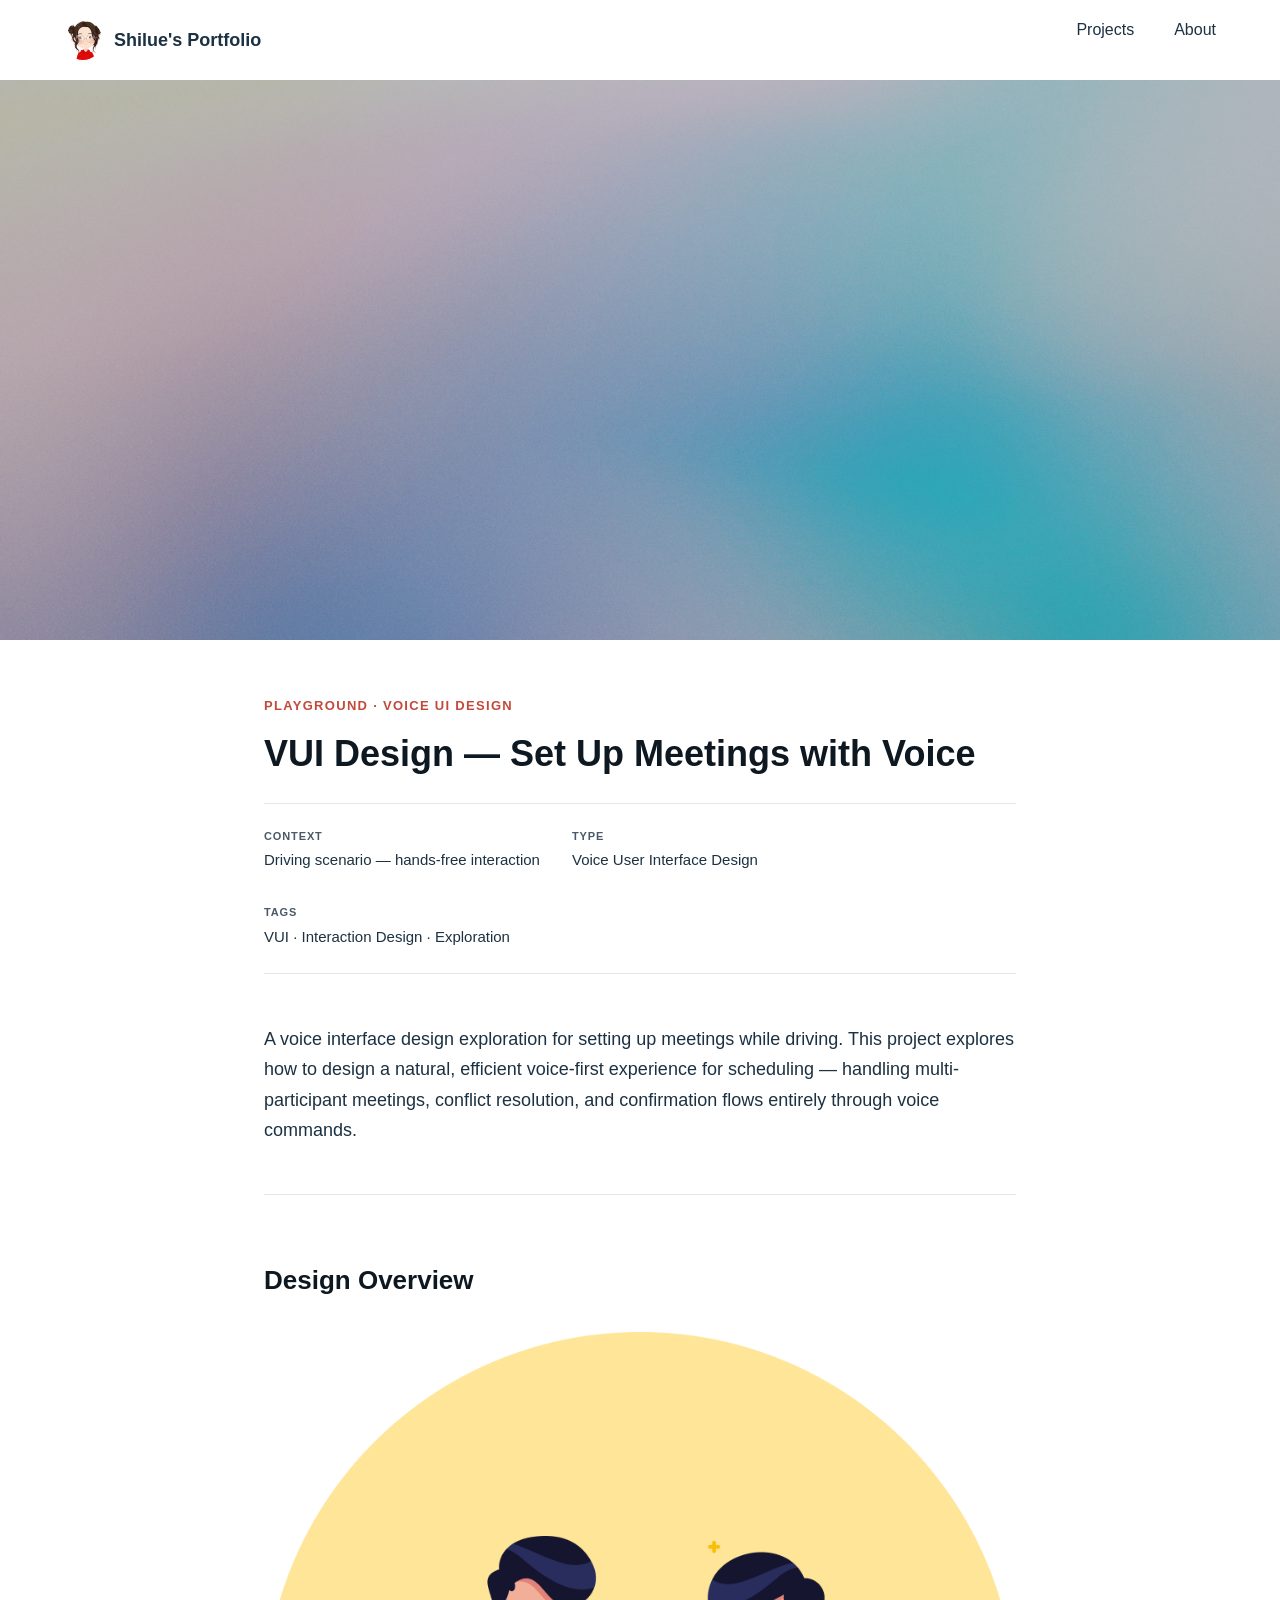
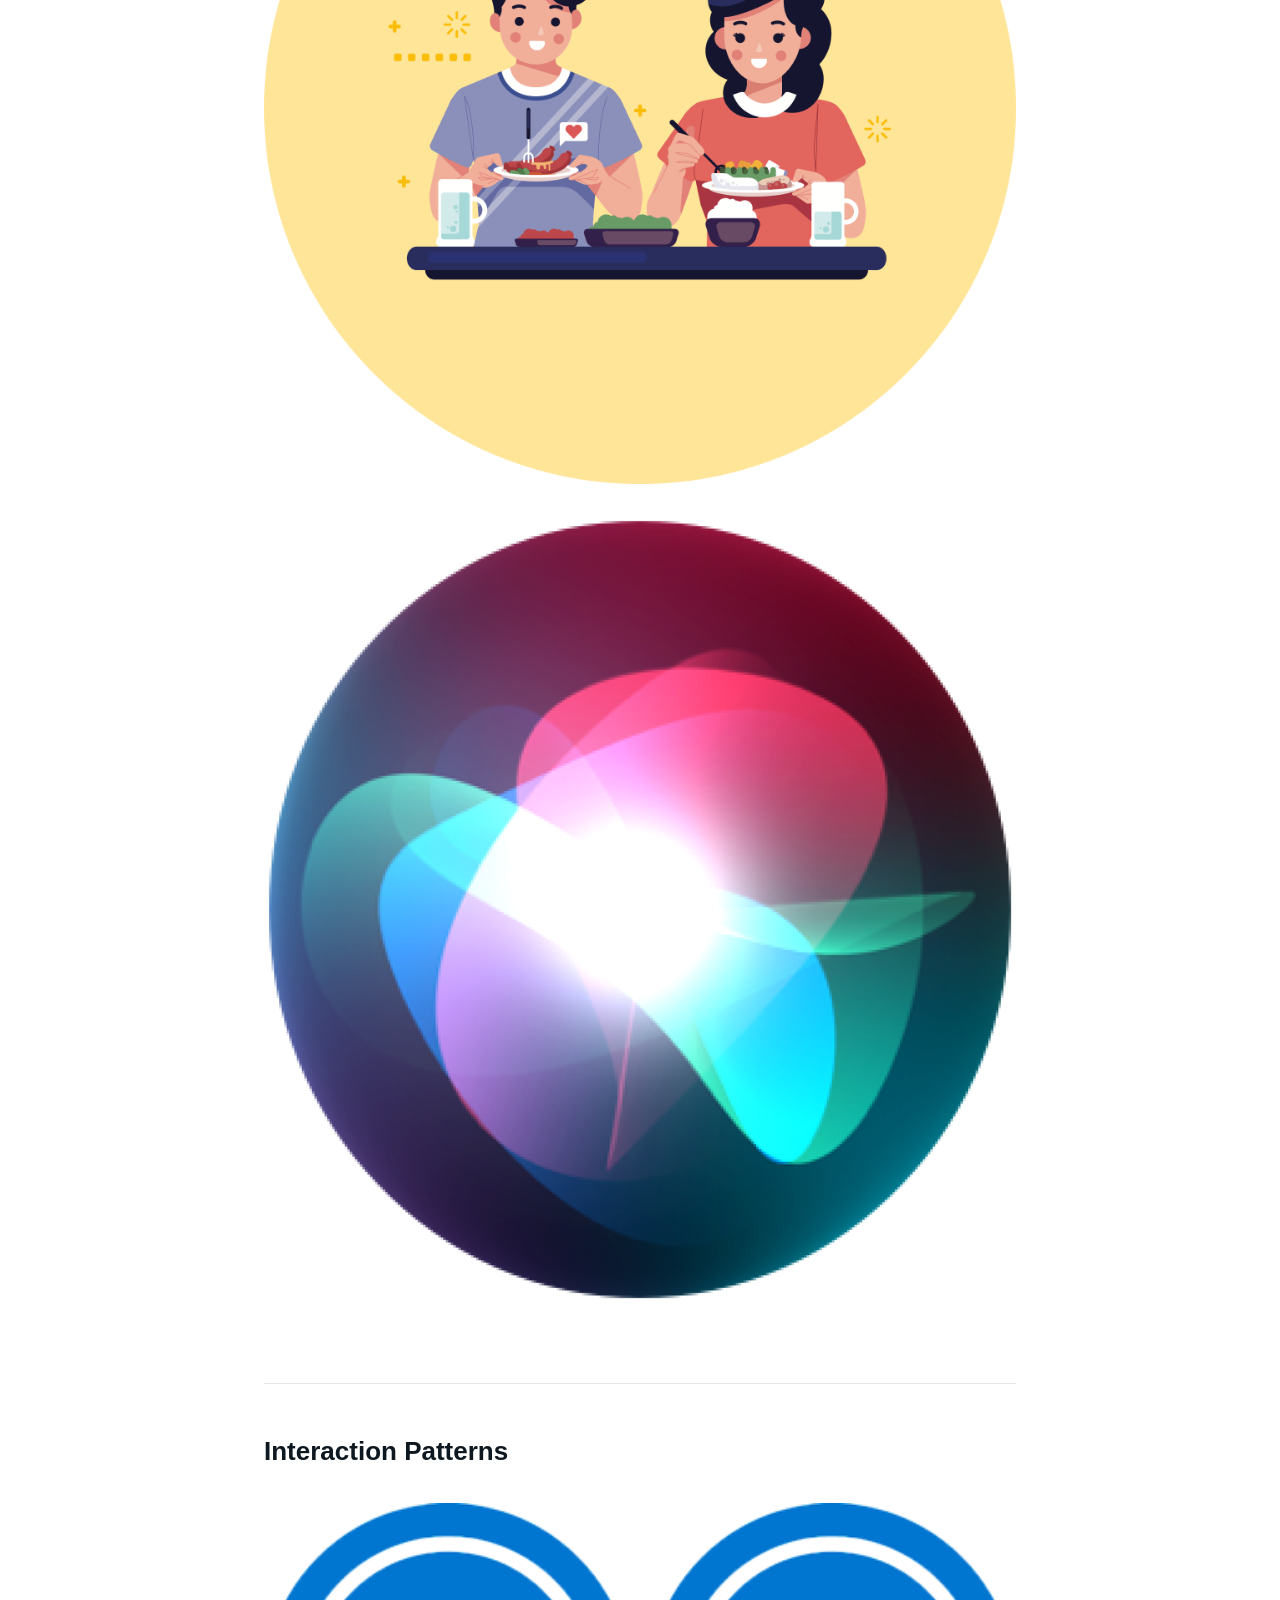
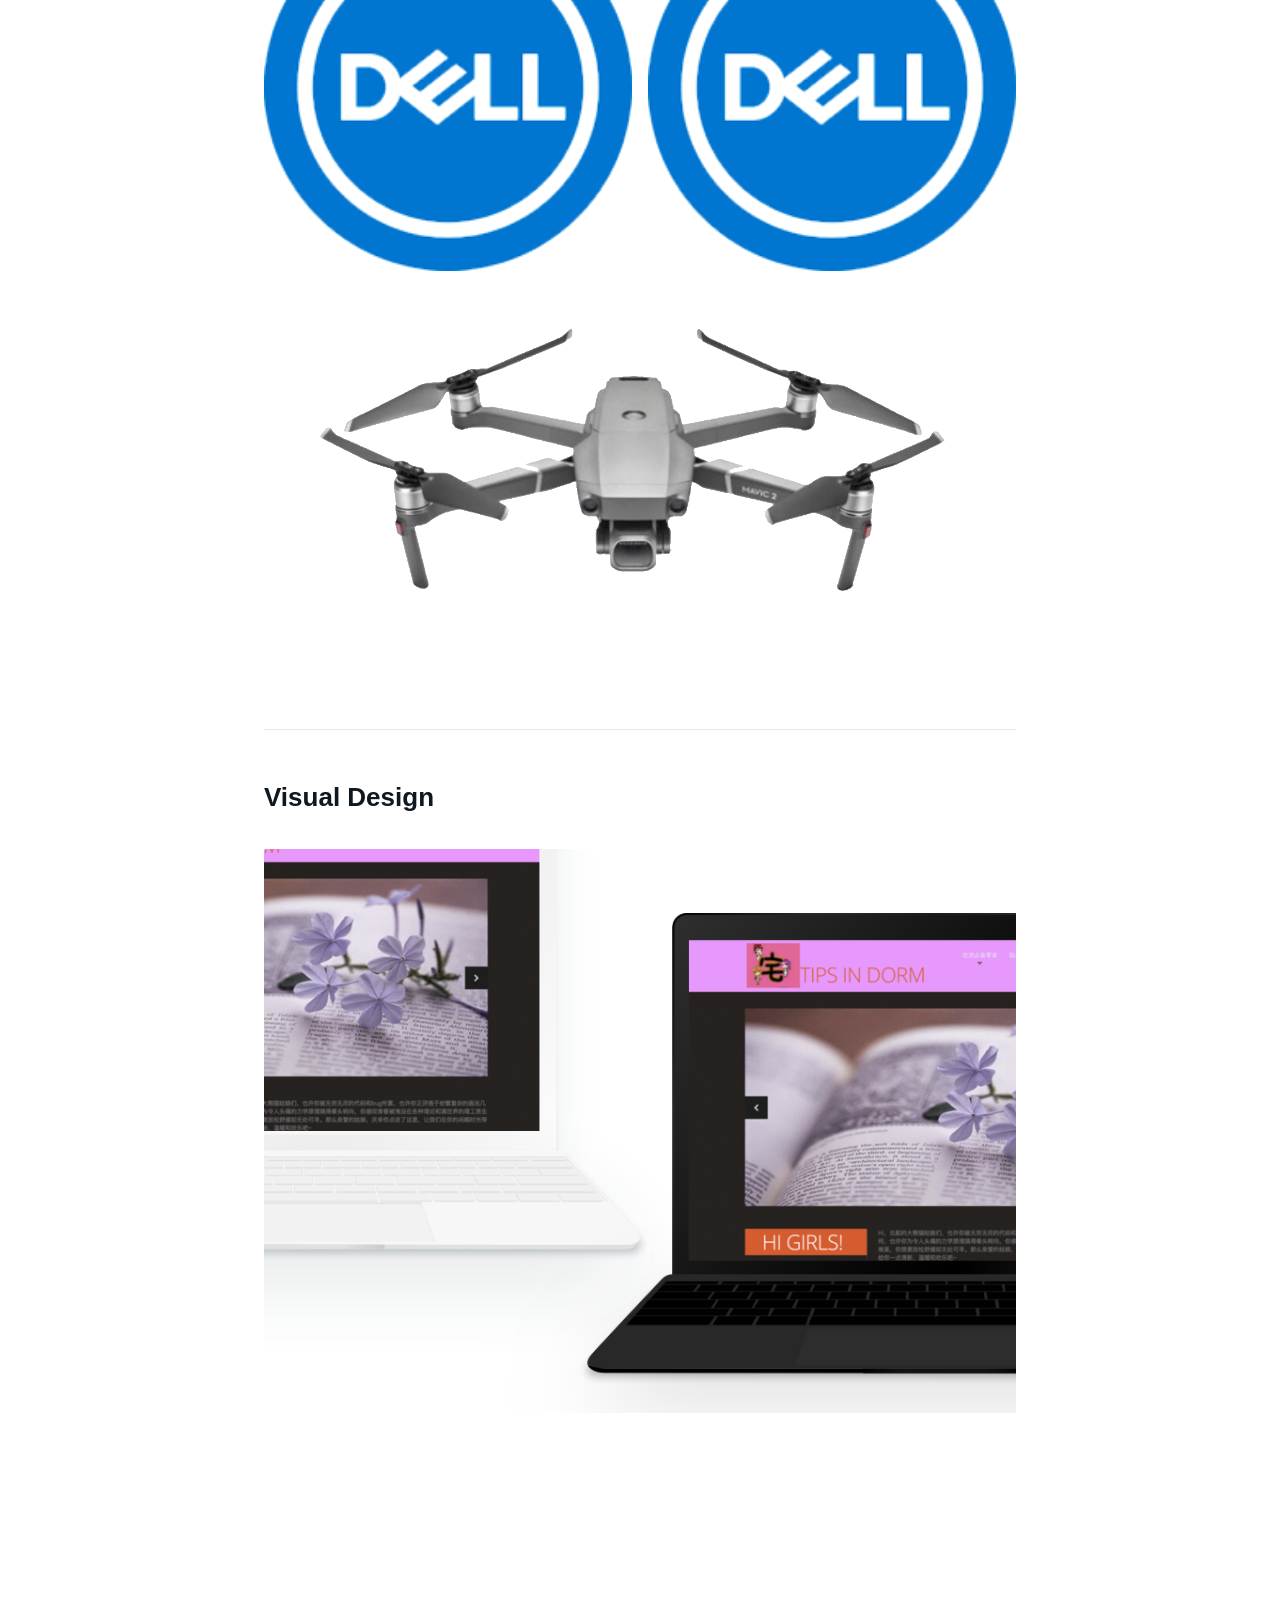
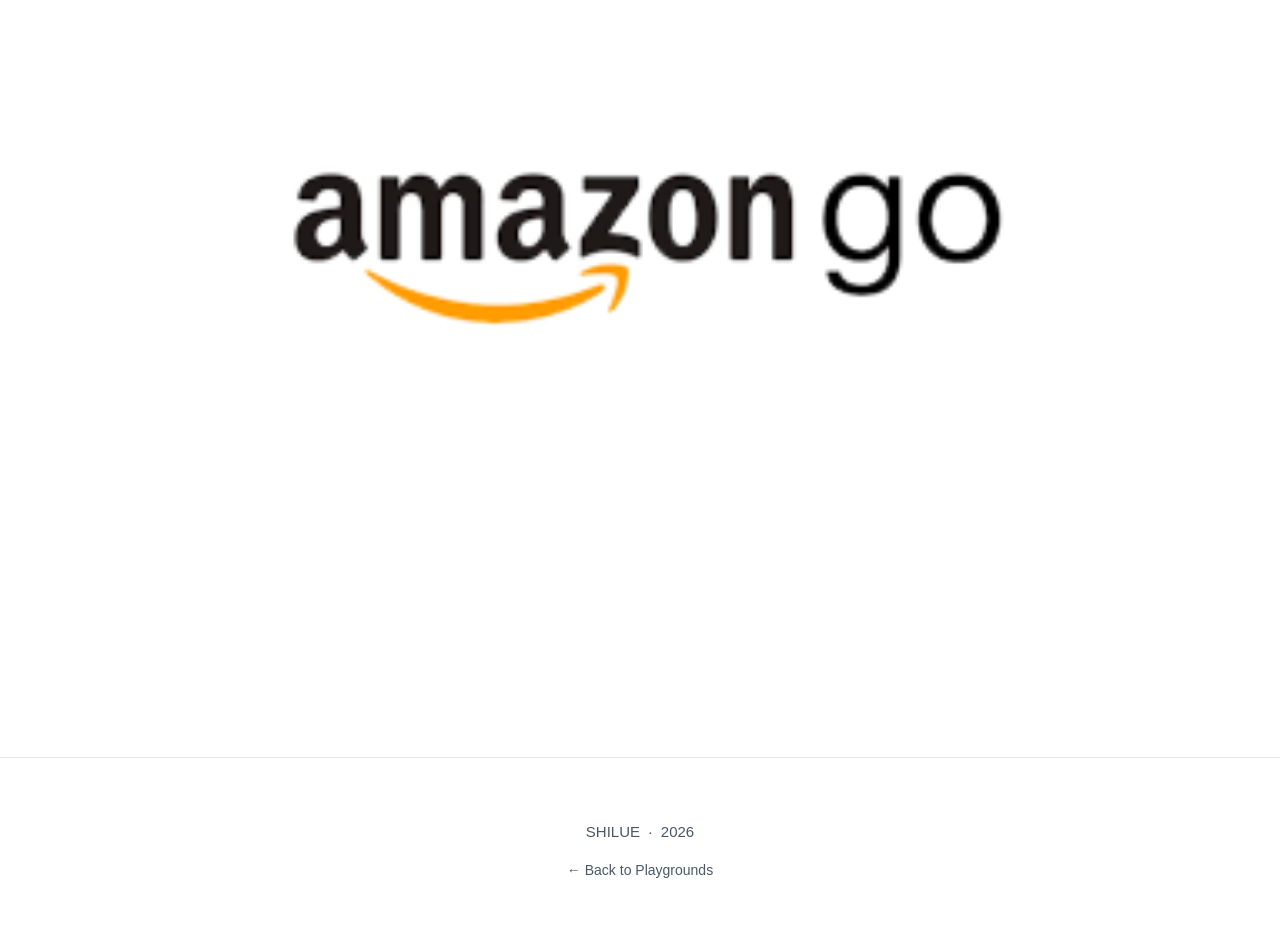
<file: playgrounds/vui.html>
<!DOCTYPE html>
<html lang="en">
<head>
  <meta charset="UTF-8" />
  <meta name="viewport" content="width=device-width, initial-scale=1.0" />
  <link rel="preload" href="../fonts/AirbnbCereal_W_Bk.otf" as="font" type="font/otf" crossorigin>
  <link rel="preload" href="../fonts/AirbnbCereal_W_Bd.otf" as="font" type="font/otf" crossorigin>
  <title>VUI Design — Set Up Meetings by Voice | Shilue's Portfolio</title>
  <meta name="description" content="Voice UI design exploration: setting up meetings with voice commands while driving." />
  <link rel="icon" type="image/png" href="../images/avatar-header.png" />
  <link rel="stylesheet" href="../css/project.css" />
</head>
<body>

  <header class="site-header">
    <div class="site-header__inner">
      <a href="../index.html" class="brand" aria-label="Shilue's Portfolio home">
        <span class="brand-avatar"><img class="brand-avatar__default" src="../images/avatar-header.png" alt="Shilue logo" /><img class="brand-avatar__hover" src="../images/avatar-header-hover.png" alt="" /></span>
        <span>Shilue's Portfolio</span>
      </a>
      <nav class="nav" aria-label="Main">
        <a href="../index.html">Projects</a>
        <a href="../resume.html">About</a>
      </nav>
    </div>
  </header>

  <main>

    <section class="cs-hero" style="background:#1a1a2e;">
      <img src="../images/11062b_4b7c9a8e48334d5aad2fd274fddba3bc~mv2.jpg" alt="VUI Design background" style="opacity:0.7;" />
    </section>

    <div class="cs-intro">
      <p class="cs-label">Playground · Voice UI Design</p>
      <h1 class="cs-title">VUI Design — Set Up Meetings with Voice</h1>
      <div class="cs-meta">
        <div class="cs-meta-item"><strong>Context</strong><span>Driving scenario — hands-free interaction</span></div>
        <div class="cs-meta-item"><strong>Type</strong><span>Voice User Interface Design</span></div>
        <div class="cs-meta-item"><strong>Tags</strong><span>VUI · Interaction Design · Exploration</span></div>
      </div>
      <p class="cs-overview">
        A voice interface design exploration for setting up meetings while driving. This project explores how to design a natural, efficient voice-first experience for scheduling — handling multi-participant meetings, conflict resolution, and confirmation flows entirely through voice commands.
      </p>
    </div>

    <div class="cs-body">

      <section class="cs-section">
        <h2>Design Overview</h2>
        <figure class="cs-img">
          <img src="../images/efcc58_1f5801a412d24726ab71b10091e74a2b~mv2.png" alt="VUI flow overview" />
        </figure>
        <figure class="cs-img">
          <img src="../images/efcc58_ce32c49e1fc84b56bb50b21e6b20e864~mv2.png" alt="Voice interaction diagram" />
        </figure>
      </section>

      <section class="cs-section">
        <h2>Interaction Patterns</h2>
        <div class="cs-img-grid cs-img-grid--2">
          <figure>
            <img src="../images/efcc58_92dc6fdffa084cf59847b04ad5d49c8f~mv2.png" alt="VUI interaction pattern — confirmation" />
          </figure>
          <figure>
            <img src="../images/efcc58_8eb1229e3b8649c386ba989782435785~mv2.png" alt="VUI interaction pattern — error handling" />
          </figure>
        </div>
        <figure class="cs-img">
          <img src="../images/efcc58_335bb85e663f4aafaa09d327ac956da2~mv2.png" alt="Voice command flows" />
        </figure>
      </section>

      <section class="cs-section">
        <h2>Visual Design</h2>
        <figure class="cs-img">
          <img src="../images/efcc58_260d0bf67544413ab619f75527eb85d6~mv2.png" alt="Visual design components" />
        </figure>
        <figure class="cs-img">
          <img src="../images/efcc58_92c01d774a17484e81cdf771965f34db~mv2.png" alt="Final VUI screens" />
        </figure>
      </section>

    </div>
  </main>

  <footer class="site-footer">
    <p><p class="wow-sig">SHILUE &nbsp;·&nbsp; 2026</p></p>
    <nav class="footer-nav">
      <a href="index.html">← Back to Playgrounds</a>
    </nav>
  </footer>


<script>
  // Prefetch same-origin html links on hover — near-instant navigation
  (function(){
    var prefetched = new Set();
    document.addEventListener('mouseover', function(e){
      var link = e.target.closest && e.target.closest('a[href]');
      if (!link) return;
      var href = link.href;
      if (!href || prefetched.has(href)) return;
      // Only same-origin html
      try { var u = new URL(href, location.href); if (u.origin !== location.origin) return; } catch(e){ return; }
      if (!/\.html($|\?|#)/.test(u.pathname) && u.pathname !== '/' && !u.pathname.endsWith('/')) return;
      var l = document.createElement('link');
      l.rel = 'prefetch'; l.href = href; l.as = 'document';
      document.head.appendChild(l);
      prefetched.add(href);
    }, { passive: true });
  })();
</script>
</body>
</html>
</file>
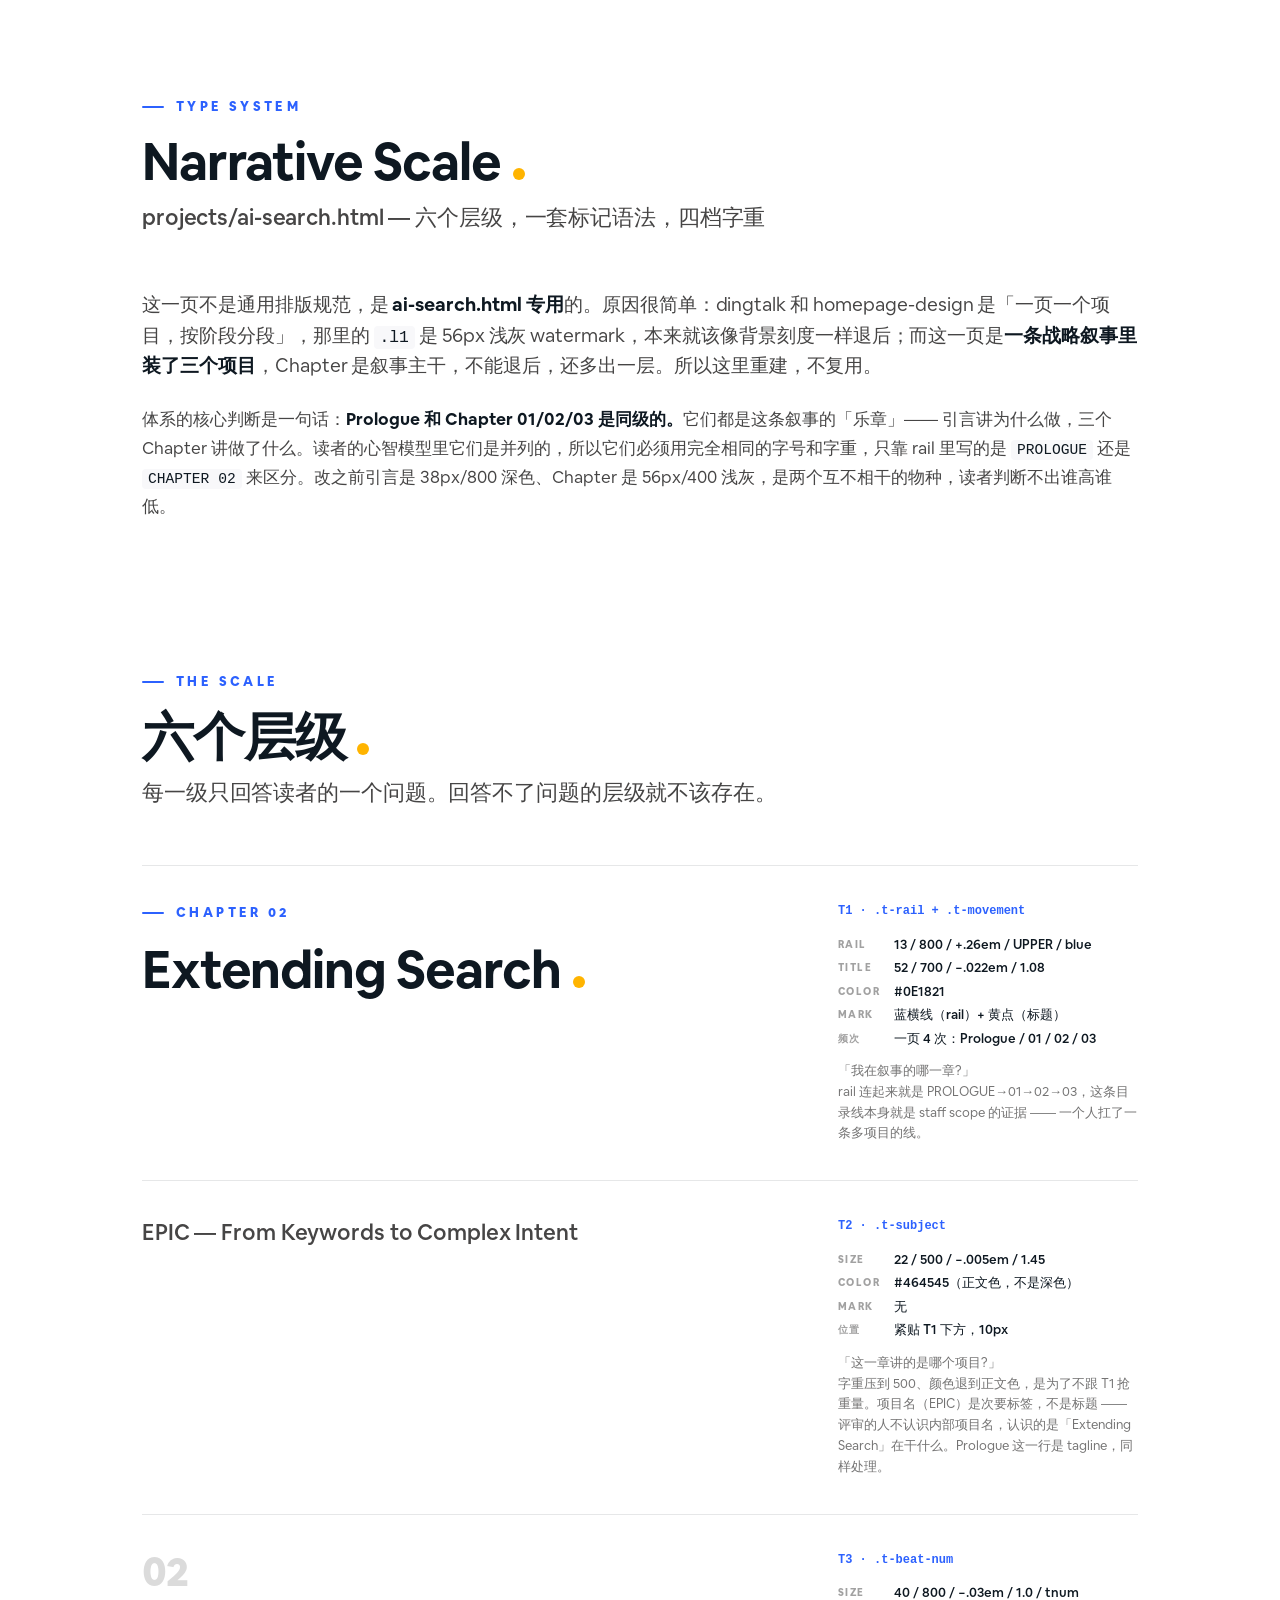
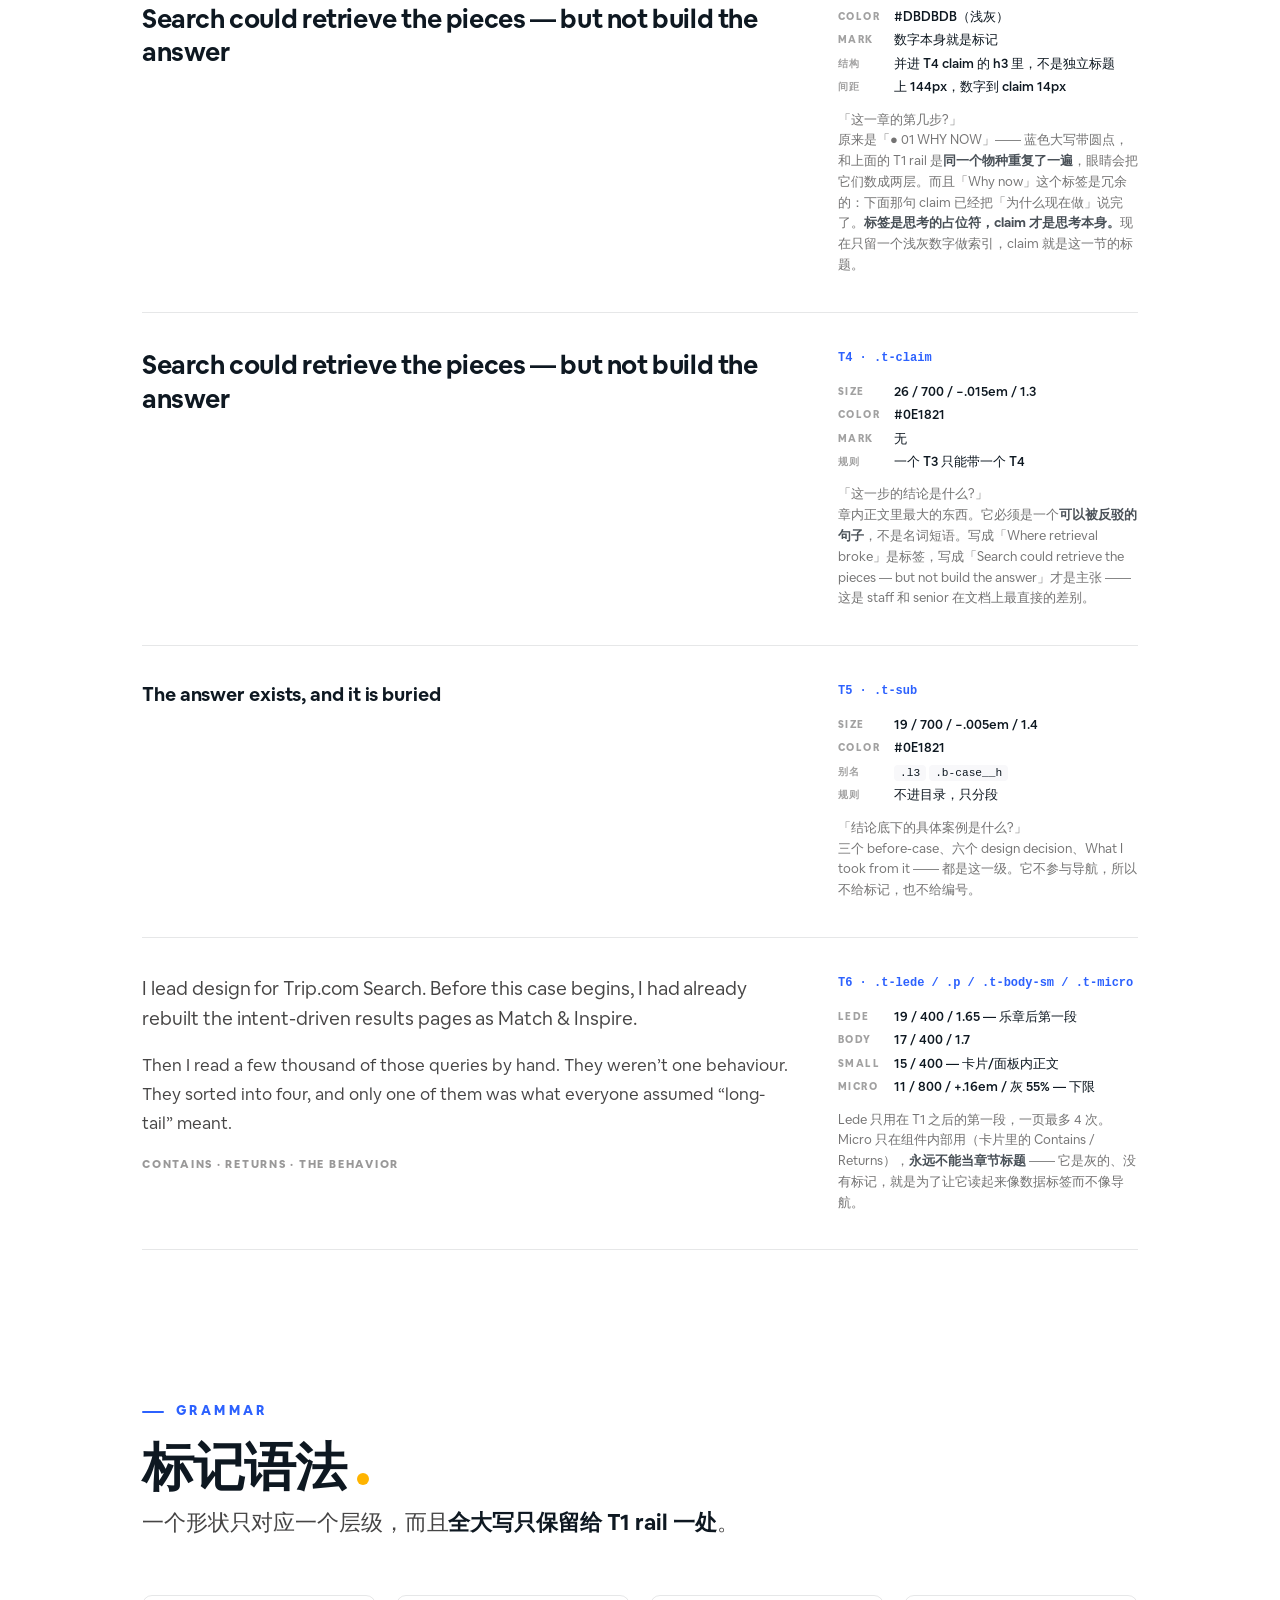
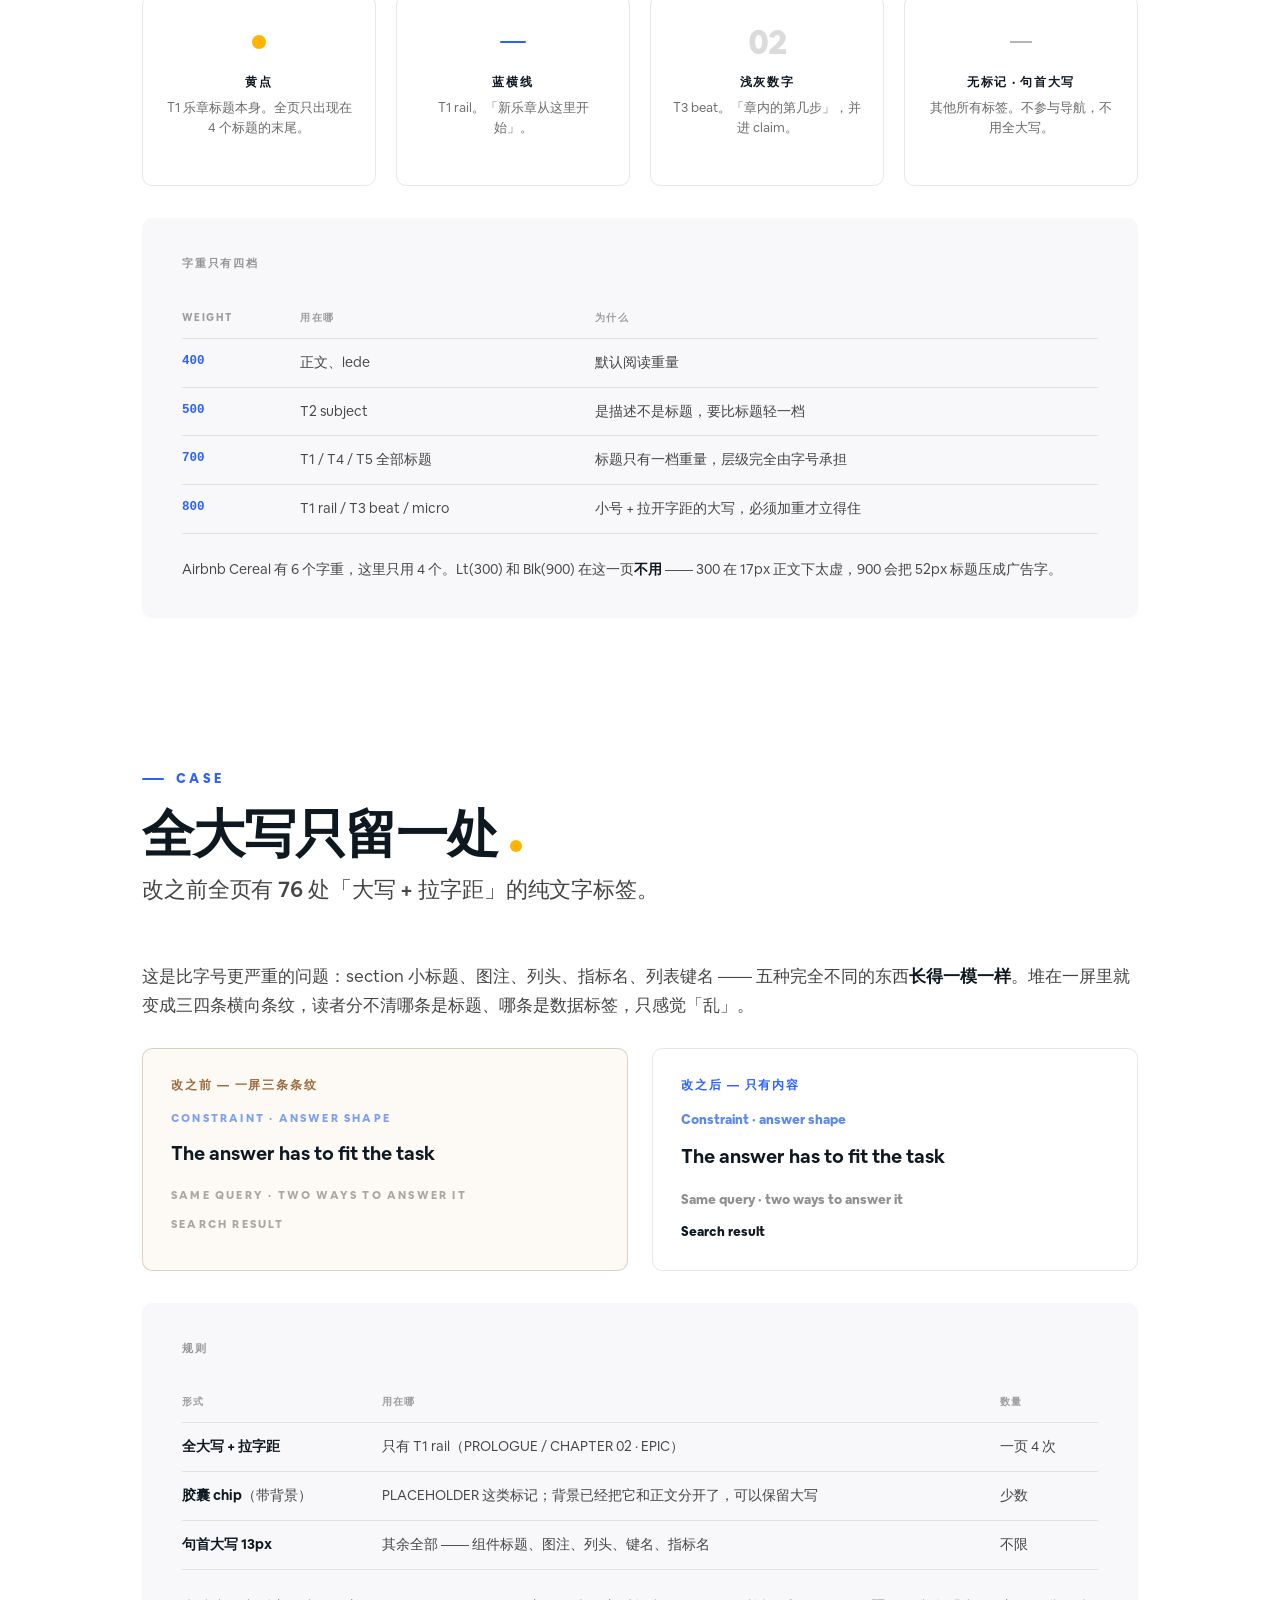
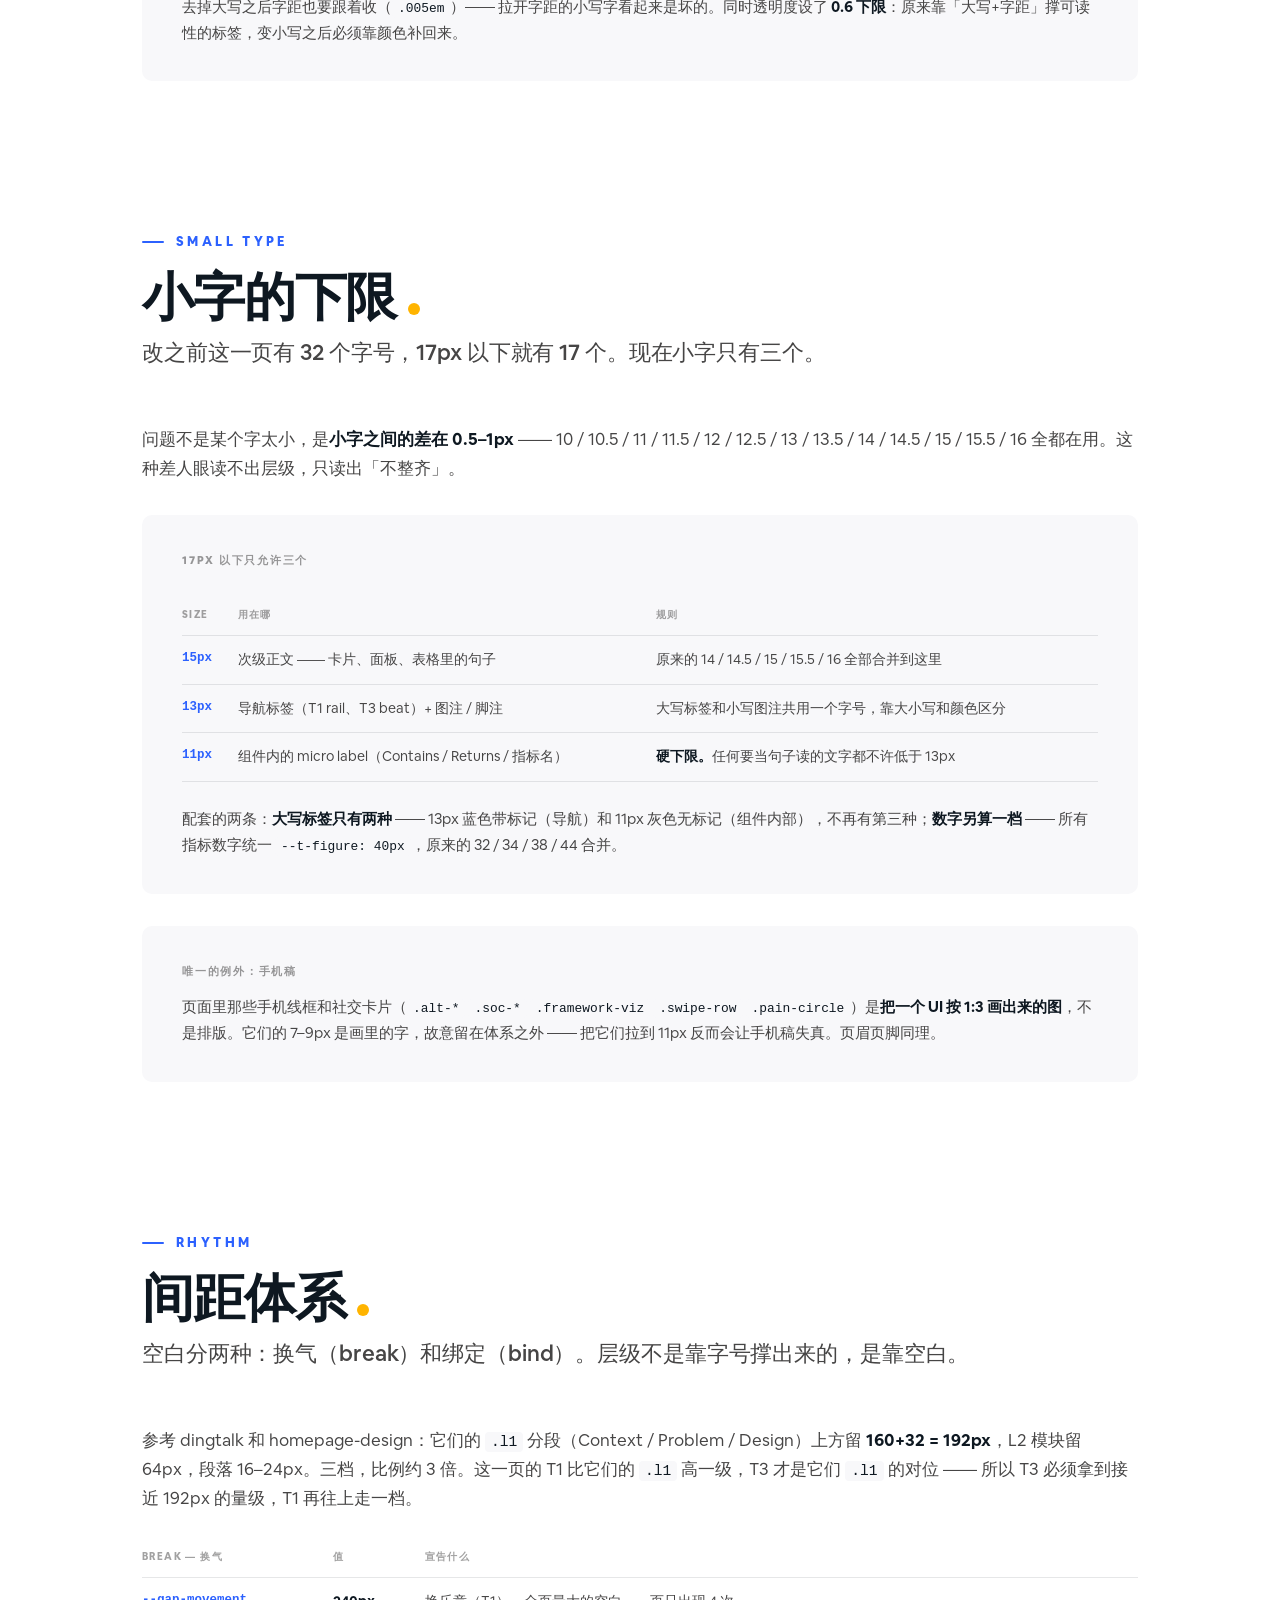
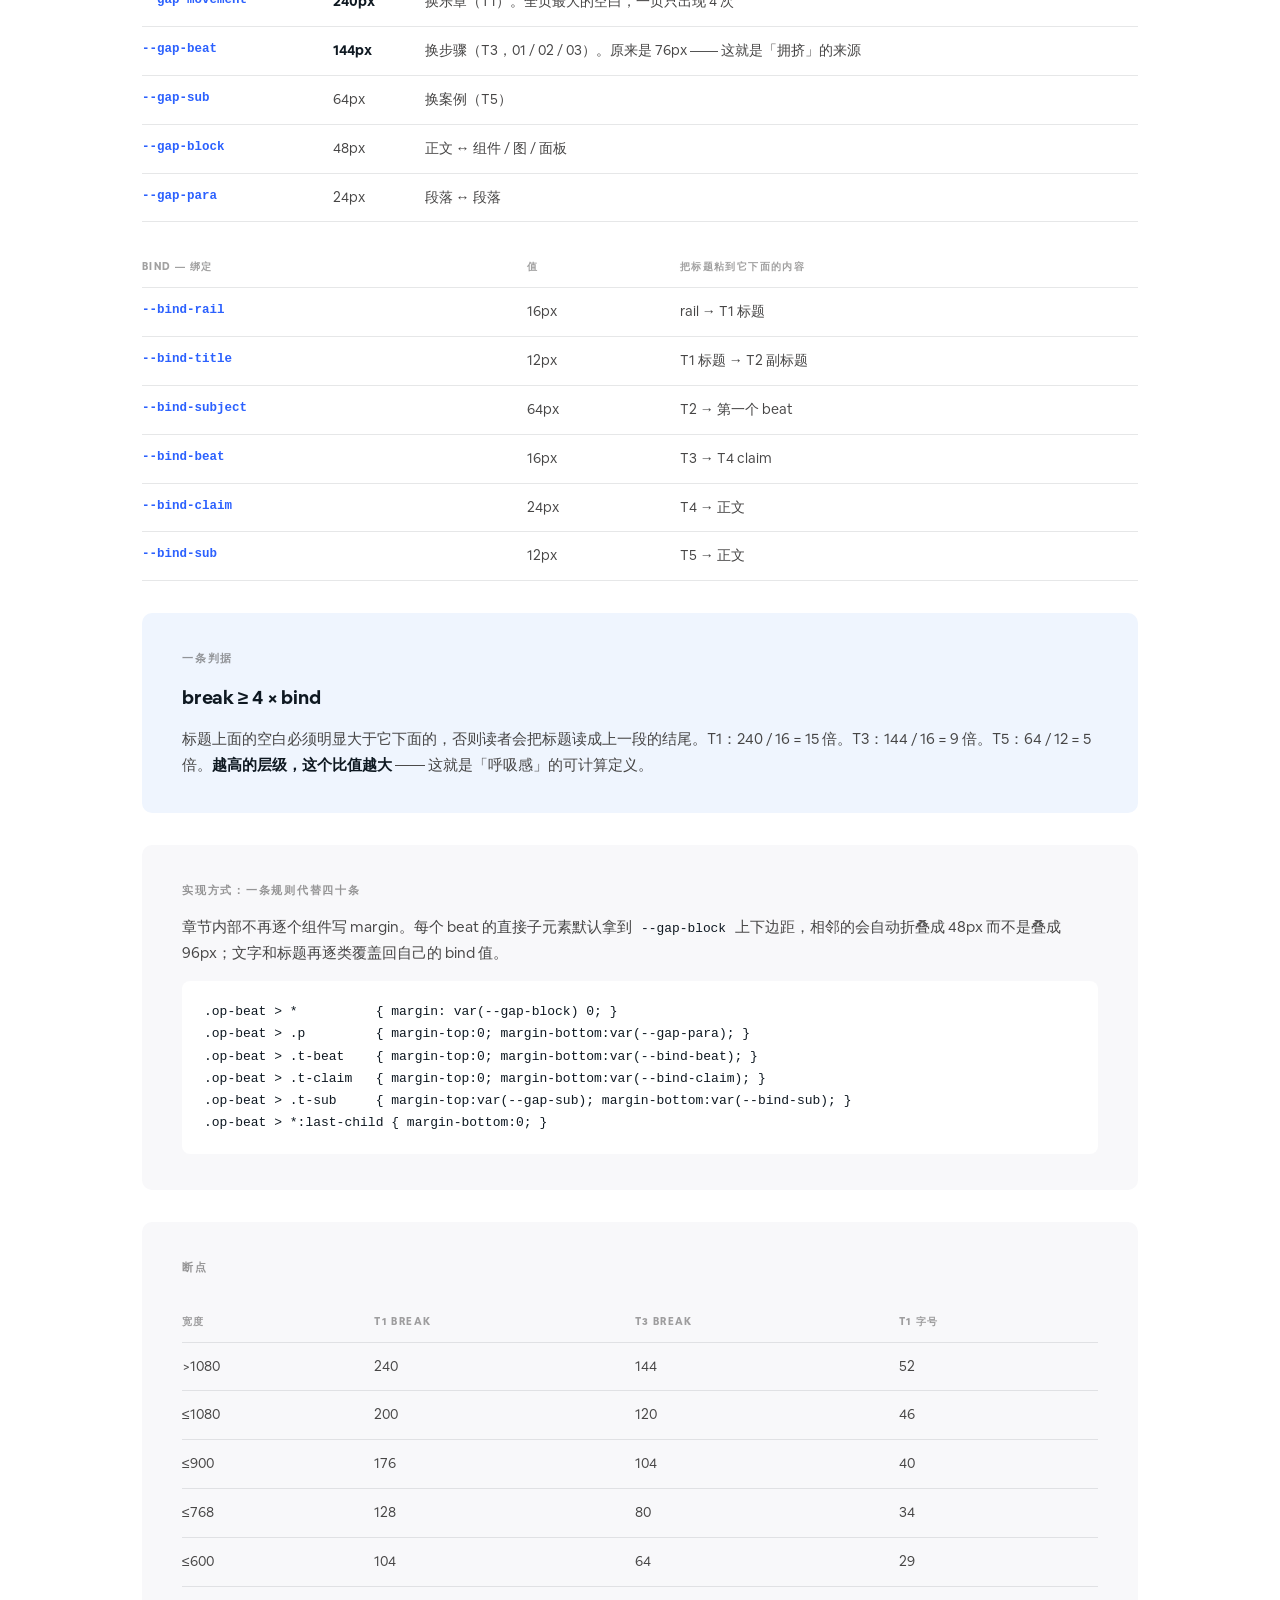
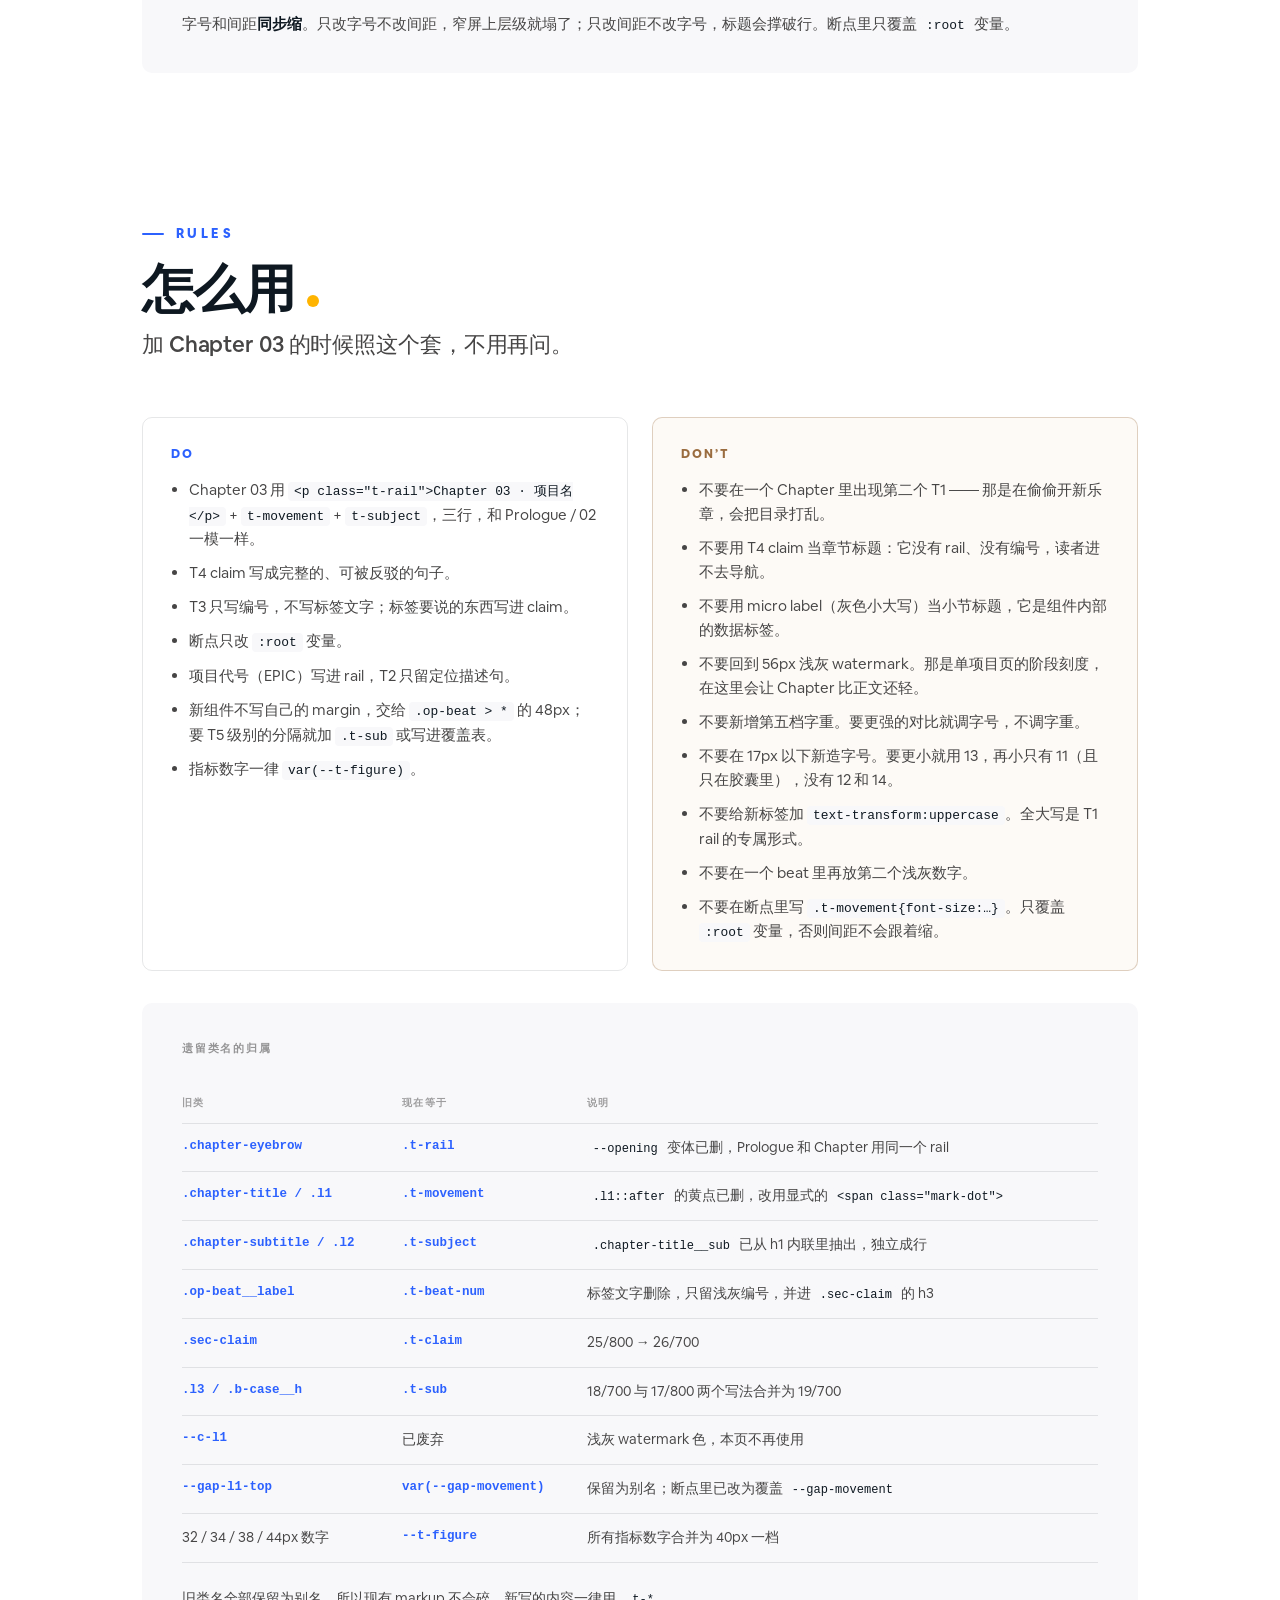
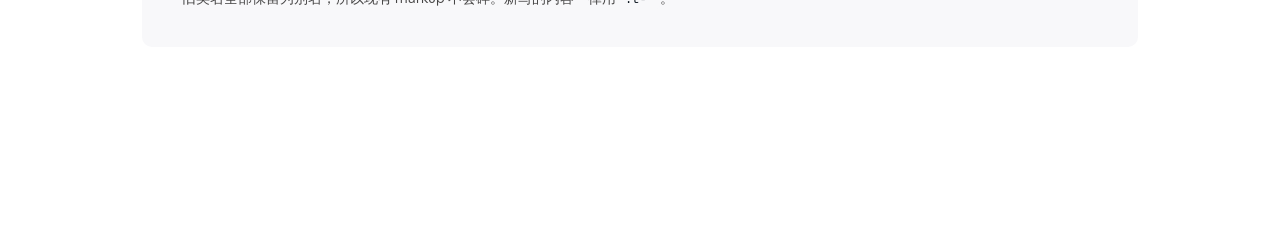
<file: projects/_type-system.html>
<!DOCTYPE html>
<html lang="zh">
<head>
<meta charset="UTF-8">
<meta name="viewport" content="width=device-width, initial-scale=1.0">
<title>Narrative Scale — ai-search.html 排版体系</title>
<link rel="icon" type="image/png" href="../images/avatar-header.png">
<style>
@font-face { font-family:'Airbnb Cereal App'; font-weight:300; src:url('../fonts/AirbnbCereal_W_Lt.otf') format('opentype'); font-display:swap; }
@font-face { font-family:'Airbnb Cereal App'; font-weight:400; src:url('../fonts/AirbnbCereal_W_Bk.otf') format('opentype'); font-display:swap; }
@font-face { font-family:'Airbnb Cereal App'; font-weight:500; src:url('../fonts/AirbnbCereal_W_Md.otf') format('opentype'); font-display:swap; }
@font-face { font-family:'Airbnb Cereal App'; font-weight:700; src:url('../fonts/AirbnbCereal_W_Bd.otf') format('opentype'); font-display:swap; }
@font-face { font-family:'Airbnb Cereal App'; font-weight:800; src:url('../fonts/AirbnbCereal_W_XBd.otf') format('opentype'); font-display:swap; }
@font-face { font-family:'Airbnb Cereal App'; font-weight:900; src:url('../fonts/AirbnbCereal_W_Blk.otf') format('opentype'); font-display:swap; }

:root{
  --font-sans:"Airbnb Cereal App","Inter",-apple-system,BlinkMacSystemFont,"Helvetica Neue",Arial,sans-serif;
  --c-text-deep:#0E1821; --c-body:#464545; --c-blue:#2C61FE; --c-yellow:#FFB400;
  --c-bg:#FFFFFF; --c-panel:#F8F8FA; --c-line:rgba(15,24,33,.10);
  /* the scale itself */
  --t-movement-size:52px; --t-claim-size:26px; --t-subject-size:22px;
  --t-sub-size:19px; --t-lede-size:19px; --t-body-size:17px;
  --t-body-sm:15px; --t-label-size:13px; --t-micro-size:11px; --t-figure:40px;
  --c-l1:#DBDBDB;
  --gap-movement:240px; --gap-beat:144px; --gap-sub:64px;
  --gap-block:48px; --gap-para:24px;
  --bind-rail:16px; --bind-title:12px; --bind-subject:64px;
  --bind-beat:16px; --bind-claim:24px; --bind-sub:12px;
}
*{box-sizing:border-box}
body{margin:0;background:var(--c-bg);color:var(--c-body);font-family:var(--font-sans);
     font-size:var(--t-body-size);font-weight:400;line-height:1.7;-webkit-font-smoothing:antialiased}
.wrap{max-width:1060px;margin:0 auto;padding:0 32px 160px}
code{font-family:ui-monospace,SFMono-Regular,Menlo,monospace;font-size:.86em;
     background:var(--c-panel);padding:2px 6px;border-radius:4px;color:var(--c-text-deep)}

/* ---- the system, dogfooded ---- */
.t-rail{display:flex;align-items:center;gap:12px;font-size:var(--t-label-size);font-weight:800;
        letter-spacing:.26em;text-transform:uppercase;color:var(--c-blue);margin:150px 0 var(--bind-rail)}
.t-rail::before{content:"";width:22px;height:2px;background:var(--c-blue);border-radius:2px;flex-shrink:0}
.t-movement{font-weight:700;font-size:var(--t-movement-size);color:var(--c-text-deep);
            line-height:1.08;letter-spacing:-.022em;margin:0 0 var(--bind-title)}
.mark-dot{display:inline-block;width:12px;height:12px;background:var(--c-yellow);
          border-radius:50%;vertical-align:baseline;margin-left:12px}
.t-subject{font-weight:500;font-size:var(--t-subject-size);color:var(--c-body);
           line-height:1.45;letter-spacing:-.005em;margin:0 0 56px}
.t-beat{display:flex;align-items:center;gap:10px;font-size:var(--t-label-size);font-weight:800;
        letter-spacing:.18em;text-transform:uppercase;color:var(--c-blue);margin:96px 0 var(--bind-beat)}
.t-beat::before{content:"";width:7px;height:7px;background:var(--c-blue);border-radius:50%;flex-shrink:0}
.t-beat__num{opacity:.5}
.t-claim{font-size:var(--t-claim-size);font-weight:700;color:var(--c-text-deep);
         letter-spacing:-.015em;line-height:1.3;margin:0 0 var(--bind-claim)}
.t-sub{font-size:var(--t-sub-size);font-weight:700;color:var(--c-text-deep);
       letter-spacing:-.005em;line-height:1.4;margin:0 0 var(--bind-sub)}
.t-lede{font-size:var(--t-lede-size);font-weight:400;line-height:1.6;letter-spacing:-.002em;margin:0 0 24px}
.t-micro{font-size:var(--t-micro-size);font-weight:800;letter-spacing:.16em;
         text-transform:uppercase;color:var(--c-body);opacity:.55;margin:0}
p{margin:0 0 24px}
strong{color:var(--c-text-deep);font-weight:700}

/* ---- spec furniture ---- */
.head{padding-top:96px}
.head .t-rail{margin-top:0}
.spec{border-top:1px solid var(--c-line);margin:0 0 0}
.row{display:grid;grid-template-columns:1fr 300px;gap:48px;padding:36px 0;
     border-bottom:1px solid var(--c-line);align-items:start}
.row__demo{min-width:0}
.row__demo > *:first-child{margin-top:0}
.row__demo > *:last-child{margin-bottom:0}
.row__spec{font-size:13px;line-height:1.65;color:var(--c-body)}
.row__spec dl{margin:0;display:grid;grid-template-columns:auto 1fr;gap:2px 14px}
.row__spec dt{font-size:10px;font-weight:800;letter-spacing:.14em;text-transform:uppercase;opacity:.5;padding-top:3px}
.row__spec dd{margin:0;color:var(--c-text-deep);font-weight:500}
.row__spec .tok{display:block;margin:0 0 12px;font-family:ui-monospace,Menlo,monospace;
                font-size:12px;color:var(--c-blue);font-weight:700}
.row__q{font-size:13px;color:var(--c-body);opacity:.75;margin:12px 0 0;line-height:1.6}

.panel{background:var(--c-panel);border-radius:10px;padding:36px 40px;margin:32px 0}
.panel--do{background:#EFF5FE}
.grid2{display:grid;grid-template-columns:1fr 1fr;gap:24px;margin:28px 0}
.card{border:1px solid var(--c-line);border-radius:10px;padding:26px 28px}
.card--no{border-color:rgba(154,108,63,.3);background:#FDFAF6}
.card h4{margin:0 0 14px;font-size:12px;font-weight:800;letter-spacing:.16em;text-transform:uppercase}
.card--do h4{color:var(--c-blue)} .card--no h4{color:#9A6C3F}
.card ul{margin:0;padding-left:18px} .card li{margin:0 0 10px;font-size:15px;line-height:1.6}
.card li:last-child{margin-bottom:0}

table{width:100%;border-collapse:collapse;margin:24px 0;font-size:14px}
th,td{text-align:left;padding:12px 16px 12px 0;border-bottom:1px solid var(--c-line);vertical-align:top}
th{font-size:10px;font-weight:800;letter-spacing:.14em;text-transform:uppercase;opacity:.5}
td strong{font-weight:700}
.mono{font-family:ui-monospace,Menlo,monospace;font-size:12.5px;color:var(--c-blue);font-weight:700}

.marks{display:grid;grid-template-columns:repeat(4,1fr);gap:20px;margin:28px 0}
.mark{border:1px solid var(--c-line);border-radius:10px;padding:24px 22px;text-align:center}
.mark__vis{height:44px;display:flex;align-items:center;justify-content:center}
.mark__name{font-size:12px;font-weight:800;letter-spacing:.14em;text-transform:uppercase;
            color:var(--c-text-deep);margin:8px 0 6px}
.mark__use{font-size:13px;line-height:1.5;color:var(--c-body);opacity:.8}
.dot-y{width:14px;height:14px;border-radius:50%;background:var(--c-yellow)}
.line-b{width:26px;height:2px;border-radius:2px;background:var(--c-blue)}
.dot-b{width:9px;height:9px;border-radius:50%;background:var(--c-blue)}
.dash-g{width:22px;height:2px;background:rgba(70,69,69,.4)}

@media (max-width:820px){
  :root{--t-movement-size:34px;--t-subject-size:19px;--t-claim-size:22px;--t-sub-size:18px;
        --gap-movement:128px;--gap-beat:80px;--gap-sub:48px;--gap-block:36px}
  .row{grid-template-columns:1fr;gap:20px} .grid2{grid-template-columns:1fr}
  .marks{grid-template-columns:1fr 1fr} .wrap{padding:0 20px 100px}
}
</style>
</head>
<body>
<div class="wrap">

<div class="head">
  <p class="t-rail">Type System</p>
  <h1 class="t-movement">Narrative Scale<span class="mark-dot" aria-hidden="true"></span></h1>
  <p class="t-subject">projects/ai-search.html &mdash; 六个层级，一套标记语法，四档字重</p>

  <p class="t-lede">这一页不是通用排版规范，是 <strong>ai-search.html 专用</strong>的。原因很简单：dingtalk 和 homepage-design 是「一页一个项目，按阶段分段」，那里的 <code>.l1</code> 是 56px 浅灰 watermark，本来就该像背景刻度一样退后；而这一页是<strong>一条战略叙事里装了三个项目</strong>，Chapter 是叙事主干，不能退后，还多出一层。所以这里重建，不复用。</p>

  <p>体系的核心判断是一句话：<strong>Prologue 和 Chapter 01/02/03 是同级的。</strong>它们都是这条叙事的「乐章」&mdash;&mdash; 引言讲为什么做，三个 Chapter 讲做了什么。读者的心智模型里它们是并列的，所以它们必须用完全相同的字号和字重，只靠 rail 里写的是 <code>PROLOGUE</code> 还是 <code>CHAPTER 02</code> 来区分。改之前引言是 38px/800 深色、Chapter 是 56px/400 浅灰，是两个互不相干的物种，读者判断不出谁高谁低。</p>
</div>

<p class="t-rail">The Scale</p>
<h2 class="t-movement">六个层级<span class="mark-dot" aria-hidden="true"></span></h2>
<p class="t-subject">每一级只回答读者的一个问题。回答不了问题的层级就不该存在。</p>

<div class="spec">

  <div class="row">
    <div class="row__demo">
      <p class="t-rail" style="margin:0 0 18px">Chapter 02</p>
      <h3 class="t-movement">Extending Search<span class="mark-dot" aria-hidden="true"></span></h3>
    </div>
    <div class="row__spec">
      <span class="tok">T1 &middot; .t-rail + .t-movement</span>
      <dl>
        <dt>Rail</dt><dd>13 / 800 / +.26em / UPPER / blue</dd>
        <dt>Title</dt><dd>52 / 700 / &minus;.022em / 1.08</dd>
        <dt>Color</dt><dd>#0E1821</dd>
        <dt>Mark</dt><dd>蓝横线（rail）+ 黄点（标题）</dd>
        <dt>频次</dt><dd>一页 4 次：Prologue / 01 / 02 / 03</dd>
      </dl>
      <p class="row__q">「我在叙事的哪一章?」<br>rail 连起来就是 PROLOGUE→01→02→03，这条目录线本身就是 staff scope 的证据 &mdash;&mdash; 一个人扛了一条多项目的线。</p>
    </div>
  </div>

  <div class="row">
    <div class="row__demo">
      <p class="t-subject" style="margin:0">EPIC &mdash; From Keywords to Complex Intent</p>
    </div>
    <div class="row__spec">
      <span class="tok">T2 &middot; .t-subject</span>
      <dl>
        <dt>Size</dt><dd>22 / 500 / &minus;.005em / 1.45</dd>
        <dt>Color</dt><dd>#464545（正文色，不是深色）</dd>
        <dt>Mark</dt><dd>无</dd>
        <dt>位置</dt><dd>紧贴 T1 下方，10px</dd>
      </dl>
      <p class="row__q">「这一章讲的是哪个项目?」<br>字重压到 500、颜色退到正文色，是为了不跟 T1 抢重量。项目名（EPIC）是次要标签，不是标题 &mdash;&mdash; 评审的人不认识内部项目名，认识的是「Extending Search」在干什么。Prologue 这一行是 tagline，同样处理。</p>
    </div>
  </div>

  <div class="row">
    <div class="row__demo">
      <p style="margin:0 0 12px;font-size:var(--t-figure);font-weight:800;color:var(--c-l1);line-height:1;letter-spacing:-.03em">02</p>
      <p class="t-claim" style="margin:0">Search could retrieve the pieces &mdash; but not build the answer</p>
    </div>
    <div class="row__spec">
      <span class="tok">T3 &middot; .t-beat-num</span>
      <dl>
        <dt>Size</dt><dd>40 / 800 / &minus;.03em / 1.0 / tnum</dd>
        <dt>Color</dt><dd>#DBDBDB（浅灰）</dd>
        <dt>Mark</dt><dd>数字本身就是标记</dd>
        <dt>结构</dt><dd>并进 T4 claim 的 h3 里，不是独立标题</dd>
        <dt>间距</dt><dd>上 144px，数字到 claim 14px</dd>
      </dl>
      <p class="row__q">「这一章的第几步?」<br>原来是「● 01 WHY NOW」&mdash;&mdash; 蓝色大写带圆点，和上面的 T1 rail 是<strong>同一个物种重复了一遍</strong>，眼睛会把它们数成两层。而且「Why now」这个标签是冗余的：下面那句 claim 已经把「为什么现在做」说完了。<strong>标签是思考的占位符，claim 才是思考本身。</strong>现在只留一个浅灰数字做索引，claim 就是这一节的标题。</p>
    </div>
  </div>

  <div class="row">
    <div class="row__demo">
      <p class="t-claim" style="margin:0">Search could retrieve the pieces &mdash; but not build the answer</p>
    </div>
    <div class="row__spec">
      <span class="tok">T4 &middot; .t-claim</span>
      <dl>
        <dt>Size</dt><dd>26 / 700 / &minus;.015em / 1.3</dd>
        <dt>Color</dt><dd>#0E1821</dd>
        <dt>Mark</dt><dd>无</dd>
        <dt>规则</dt><dd>一个 T3 只能带一个 T4</dd>
      </dl>
      <p class="row__q">「这一步的结论是什么?」<br>章内正文里最大的东西。它必须是一个<strong>可以被反驳的句子</strong>，不是名词短语。写成「Where retrieval broke」是标签，写成「Search could retrieve the pieces — but not build the answer」才是主张 &mdash;&mdash; 这是 staff 和 senior 在文档上最直接的差别。</p>
    </div>
  </div>

  <div class="row">
    <div class="row__demo">
      <p class="t-sub" style="margin:0">The answer exists, and it is buried</p>
    </div>
    <div class="row__spec">
      <span class="tok">T5 &middot; .t-sub</span>
      <dl>
        <dt>Size</dt><dd>19 / 700 / &minus;.005em / 1.4</dd>
        <dt>Color</dt><dd>#0E1821</dd>
        <dt>别名</dt><dd><code>.l3</code> <code>.b-case__h</code></dd>
        <dt>规则</dt><dd>不进目录，只分段</dd>
      </dl>
      <p class="row__q">「结论底下的具体案例是什么?」<br>三个 before-case、六个 design decision、What I took from it &mdash;&mdash; 都是这一级。它不参与导航，所以不给标记，也不给编号。</p>
    </div>
  </div>

  <div class="row">
    <div class="row__demo">
      <p class="t-lede" style="margin:0 0 16px">I lead design for Trip.com Search. Before this case begins, I had already rebuilt the intent-driven results pages as Match &amp; Inspire.</p>
      <p style="margin:0">Then I read a few thousand of those queries by hand. They weren&rsquo;t one behaviour. They sorted into four, and only one of them was what everyone assumed &ldquo;long-tail&rdquo; meant.</p>
      <p class="t-micro" style="margin:18px 0 0">Contains &middot; Returns &middot; The behavior</p>
    </div>
    <div class="row__spec">
      <span class="tok">T6 &middot; .t-lede / .p / .t-body-sm / .t-micro</span>
      <dl>
        <dt>Lede</dt><dd>19 / 400 / 1.65 &mdash; 乐章后第一段</dd>
        <dt>Body</dt><dd>17 / 400 / 1.7</dd>
        <dt>Small</dt><dd>15 / 400 &mdash; 卡片/面板内正文</dd>
        <dt>Micro</dt><dd>11 / 800 / +.16em / 灰 55% &mdash; 下限</dd>
      </dl>
      <p class="row__q">Lede 只用在 T1 之后的第一段，一页最多 4 次。Micro 只在组件内部用（卡片里的 Contains / Returns），<strong>永远不能当章节标题</strong> &mdash;&mdash; 它是灰的、没有标记，就是为了让它读起来像数据标签而不像导航。</p>
    </div>
  </div>

</div>

<p class="t-rail">Grammar</p>
<h2 class="t-movement">标记语法<span class="mark-dot" aria-hidden="true"></span></h2>
<p class="t-subject">一个形状只对应一个层级，而且<strong>全大写只保留给 T1 rail 一处</strong>。</p>

<div class="marks">
  <div class="mark"><div class="mark__vis"><span class="dot-y"></span></div>
    <p class="mark__name">黄点</p><p class="mark__use">T1 乐章标题本身。全页只出现在 4 个标题的末尾。</p></div>
  <div class="mark"><div class="mark__vis"><span class="line-b"></span></div>
    <p class="mark__name">蓝横线</p><p class="mark__use">T1 rail。「新乐章从这里开始」。</p></div>
  <div class="mark"><div class="mark__vis"><span style="font-size:34px;font-weight:800;color:var(--c-l1);line-height:1;letter-spacing:-.03em">02</span></div>
    <p class="mark__name">浅灰数字</p><p class="mark__use">T3 beat。「章内的第几步」，并进 claim。</p></div>
  <div class="mark"><div class="mark__vis"><span class="dash-g"></span></div>
    <p class="mark__name">无标记 · 句首大写</p><p class="mark__use">其他所有标签。不参与导航，不用全大写。</p></div>
</div>

<div class="panel">
  <p class="t-micro" style="margin:0 0 14px">字重只有四档</p>
  <table>
    <tr><th>Weight</th><th>用在哪</th><th>为什么</th></tr>
    <tr><td class="mono">400</td><td>正文、lede</td><td>默认阅读重量</td></tr>
    <tr><td class="mono">500</td><td>T2 subject</td><td>是描述不是标题，要比标题轻一档</td></tr>
    <tr><td class="mono">700</td><td>T1 / T4 / T5 全部标题</td><td>标题只有一档重量，层级完全由字号承担</td></tr>
    <tr><td class="mono">800</td><td>T1 rail / T3 beat / micro</td><td>小号 + 拉开字距的大写，必须加重才立得住</td></tr>
  </table>
  <p style="margin:0;font-size:14px">Airbnb Cereal 有 6 个字重，这里只用 4 个。Lt(300) 和 Blk(900) 在这一页<strong>不用</strong> &mdash;&mdash; 300 在 17px 正文下太虚，900 会把 52px 标题压成广告字。</p>
</div>

<p class="t-rail">Case</p>
<h2 class="t-movement">全大写只留一处<span class="mark-dot" aria-hidden="true"></span></h2>
<p class="t-subject">改之前全页有 76 处「大写 + 拉字距」的纯文字标签。</p>

<p>这是比字号更严重的问题：section 小标题、图注、列头、指标名、列表键名 &mdash;&mdash; 五种完全不同的东西<strong>长得一模一样</strong>。堆在一屏里就变成三四条横向条纹，读者分不清哪条是标题、哪条是数据标签，只感觉「乱」。</p>

<div class="grid2">
  <div class="card card--no">
    <h4>改之前 &mdash; 一屏三条条纹</h4>
    <p style="margin:0 0 10px;font-size:11px;font-weight:800;letter-spacing:.2em;text-transform:uppercase;color:#7BA0F5">Constraint &middot; answer shape</p>
    <p style="margin:0 0 16px;font-size:19px;font-weight:700;color:var(--c-text-deep)">The answer has to fit the task</p>
    <p style="margin:0 0 10px;font-size:11px;font-weight:800;letter-spacing:.2em;text-transform:uppercase;color:var(--c-body);opacity:.45">Same query &middot; two ways to answer it</p>
    <p style="margin:0;font-size:11px;font-weight:800;letter-spacing:.2em;text-transform:uppercase;color:var(--c-body);opacity:.45">Search result</p>
  </div>
  <div class="card card--do">
    <h4>改之后 &mdash; 只有内容</h4>
    <p style="margin:0 0 10px;font-size:13px;font-weight:800;color:#5B87F0">Constraint &middot; answer shape</p>
    <p style="margin:0 0 16px;font-size:19px;font-weight:700;color:var(--c-text-deep)">The answer has to fit the task</p>
    <p style="margin:0 0 10px;font-size:13px;font-weight:800;color:var(--c-body);opacity:.6">Same query &middot; two ways to answer it</p>
    <p style="margin:0;font-size:13px;font-weight:800;color:var(--c-text-deep)">Search result</p>
  </div>
</div>

<div class="panel">
  <p class="t-micro" style="margin:0 0 14px">规则</p>
  <table>
    <tr><th>形式</th><th>用在哪</th><th>数量</th></tr>
    <tr><td><strong>全大写 + 拉字距</strong></td><td>只有 T1 rail（PROLOGUE / CHAPTER 02 &middot; EPIC）</td><td>一页 4 次</td></tr>
    <tr><td><strong>胶囊 chip</strong>（带背景）</td><td>PLACEHOLDER 这类标记；背景已经把它和正文分开了，可以保留大写</td><td>少数</td></tr>
    <tr><td><strong>句首大写 13px</strong></td><td>其余全部 &mdash;&mdash; 组件标题、图注、列头、键名、指标名</td><td>不限</td></tr>
  </table>
  <p style="margin:0;font-size:15px">去掉大写之后字距也要跟着收（<code>.005em</code>）&mdash;&mdash; 拉开字距的小写字看起来是坏的。同时透明度设了 <strong>0.6 下限</strong>：原来靠「大写+字距」撑可读性的标签，变小写之后必须靠颜色补回来。</p>
</div>

<p class="t-rail">Small type</p>
<h2 class="t-movement">小字的下限<span class="mark-dot" aria-hidden="true"></span></h2>
<p class="t-subject">改之前这一页有 32 个字号，17px 以下就有 17 个。现在小字只有三个。</p>

<p>问题不是某个字太小，是<strong>小字之间的差在 0.5&ndash;1px</strong> &mdash;&mdash; 10 / 10.5 / 11 / 11.5 / 12 / 12.5 / 13 / 13.5 / 14 / 14.5 / 15 / 15.5 / 16 全都在用。这种差人眼读不出层级，只读出「不整齐」。</p>

<div class="panel">
  <p class="t-micro" style="margin:0 0 14px">17px 以下只允许三个</p>
  <table>
    <tr><th>Size</th><th>用在哪</th><th>规则</th></tr>
    <tr><td class="mono">15px</td><td>次级正文 &mdash;&mdash; 卡片、面板、表格里的句子</td><td>原来的 14 / 14.5 / 15 / 15.5 / 16 全部合并到这里</td></tr>
    <tr><td class="mono">13px</td><td>导航标签（T1 rail、T3 beat）+ 图注 / 脚注</td><td>大写标签和小写图注共用一个字号，靠大小写和颜色区分</td></tr>
    <tr><td class="mono">11px</td><td>组件内的 micro label（Contains / Returns / 指标名）</td><td><strong>硬下限。</strong>任何要当句子读的文字都不许低于 13px</td></tr>
  </table>
  <p style="margin:0;font-size:15px">配套的两条：<strong>大写标签只有两种</strong> &mdash;&mdash; 13px 蓝色带标记（导航）和 11px 灰色无标记（组件内部），不再有第三种；<strong>数字另算一档</strong> &mdash;&mdash; 所有指标数字统一 <code>--t-figure: 40px</code>，原来的 32 / 34 / 38 / 44 合并。</p>
</div>

<div class="panel">
  <p class="t-micro" style="margin:0 0 14px">唯一的例外：手机稿</p>
  <p style="margin:0;font-size:15px">页面里那些手机线框和社交卡片（<code>.alt-*</code> <code>.soc-*</code> <code>.framework-viz</code> <code>.swipe-row</code> <code>.pain-circle</code>）是<strong>把一个 UI 按 1:3 画出来的图</strong>，不是排版。它们的 7&ndash;9px 是画里的字，故意留在体系之外 &mdash;&mdash; 把它们拉到 11px 反而会让手机稿失真。页眉页脚同理。</p>
</div>

<p class="t-rail">Rhythm</p>
<h2 class="t-movement">间距体系<span class="mark-dot" aria-hidden="true"></span></h2>
<p class="t-subject">空白分两种：换气（break）和绑定（bind）。层级不是靠字号撑出来的，是靠空白。</p>

<p>参考 dingtalk 和 homepage-design：它们的 <code>.l1</code> 分段（Context / Problem / Design）上方留 <strong>160+32 = 192px</strong>，L2 模块留 64px，段落 16&ndash;24px。三档，比例约 3 倍。这一页的 T1 比它们的 <code>.l1</code> 高一级，T3 才是它们 <code>.l1</code> 的对位 &mdash;&mdash; 所以 T3 必须拿到接近 192px 的量级，T1 再往上走一档。</p>

<table>
  <tr><th>Break — 换气</th><th>值</th><th>宣告什么</th></tr>
  <tr><td class="mono">--gap-movement</td><td><strong>240px</strong></td><td>换乐章（T1）。全页最大的空白，一页只出现 4 次</td></tr>
  <tr><td class="mono">--gap-beat</td><td><strong>144px</strong></td><td>换步骤（T3，01 / 02 / 03）。原来是 76px &mdash;&mdash; 这就是「拥挤」的来源</td></tr>
  <tr><td class="mono">--gap-sub</td><td>64px</td><td>换案例（T5）</td></tr>
  <tr><td class="mono">--gap-block</td><td>48px</td><td>正文 ↔ 组件 / 图 / 面板</td></tr>
  <tr><td class="mono">--gap-para</td><td>24px</td><td>段落 ↔ 段落</td></tr>
</table>

<table>
  <tr><th>Bind — 绑定</th><th>值</th><th>把标题粘到它下面的内容</th></tr>
  <tr><td class="mono">--bind-rail</td><td>16px</td><td>rail → T1 标题</td></tr>
  <tr><td class="mono">--bind-title</td><td>12px</td><td>T1 标题 → T2 副标题</td></tr>
  <tr><td class="mono">--bind-subject</td><td>64px</td><td>T2 → 第一个 beat</td></tr>
  <tr><td class="mono">--bind-beat</td><td>16px</td><td>T3 → T4 claim</td></tr>
  <tr><td class="mono">--bind-claim</td><td>24px</td><td>T4 → 正文</td></tr>
  <tr><td class="mono">--bind-sub</td><td>12px</td><td>T5 → 正文</td></tr>
</table>

<div class="panel panel--do">
  <p class="t-micro" style="margin:0 0 14px">一条判据</p>
  <p style="margin:0 0 12px;font-size:19px;font-weight:700;color:var(--c-text-deep);letter-spacing:-.01em">break &ge; 4 &times; bind</p>
  <p style="margin:0;font-size:15px">标题上面的空白必须明显大于它下面的，否则读者会把标题读成上一段的结尾。T1：240 / 16 = 15 倍。T3：144 / 16 = 9 倍。T5：64 / 12 = 5 倍。<strong>越高的层级，这个比值越大</strong> &mdash;&mdash; 这就是「呼吸感」的可计算定义。</p>
</div>

<div class="panel">
  <p class="t-micro" style="margin:0 0 14px">实现方式：一条规则代替四十条</p>
  <p style="margin:0 0 16px;font-size:15px">章节内部不再逐个组件写 margin。每个 beat 的直接子元素默认拿到 <code>--gap-block</code> 上下边距，相邻的会自动折叠成 48px 而不是叠成 96px；文字和标题再逐类覆盖回自己的 bind 值。</p>
  <pre style="margin:0;font-family:ui-monospace,Menlo,monospace;font-size:13px;line-height:1.7;color:var(--c-text-deep);background:#fff;padding:20px 22px;border-radius:8px;overflow-x:auto">.op-beat &gt; *          { margin: var(--gap-block) 0; }
.op-beat &gt; .p         { margin-top:0; margin-bottom:var(--gap-para); }
.op-beat &gt; .t-beat    { margin-top:0; margin-bottom:var(--bind-beat); }
.op-beat &gt; .t-claim   { margin-top:0; margin-bottom:var(--bind-claim); }
.op-beat &gt; .t-sub     { margin-top:var(--gap-sub); margin-bottom:var(--bind-sub); }
.op-beat &gt; *:last-child { margin-bottom:0; }</pre>
</div>

<div class="panel">
  <p class="t-micro" style="margin:0 0 14px">断点</p>
  <table>
    <tr><th>宽度</th><th>T1 break</th><th>T3 break</th><th>T1 字号</th></tr>
    <tr><td>&gt;1080</td><td>240</td><td>144</td><td>52</td></tr>
    <tr><td>&le;1080</td><td>200</td><td>120</td><td>46</td></tr>
    <tr><td>&le;900</td><td>176</td><td>104</td><td>40</td></tr>
    <tr><td>&le;768</td><td>128</td><td>80</td><td>34</td></tr>
    <tr><td>&le;600</td><td>104</td><td>64</td><td>29</td></tr>
  </table>
  <p style="margin:0;font-size:15px">字号和间距<strong>同步缩</strong>。只改字号不改间距，窄屏上层级就塌了；只改间距不改字号，标题会撑破行。断点里只覆盖 <code>:root</code> 变量。</p>
</div>

<p class="t-rail">Rules</p>
<h2 class="t-movement">怎么用<span class="mark-dot" aria-hidden="true"></span></h2>
<p class="t-subject">加 Chapter 03 的时候照这个套，不用再问。</p>

<div class="grid2">
  <div class="card card--do">
    <h4>Do</h4>
    <ul>
      <li>Chapter 03 用 <code>&lt;p class="t-rail"&gt;Chapter 03 &middot; 项目名&lt;/p&gt;</code> + <code>t-movement</code> + <code>t-subject</code>，三行，和 Prologue / 02 一模一样。</li>
      <li>T4 claim 写成完整的、可被反驳的句子。</li>
      <li>T3 只写编号，不写标签文字；标签要说的东西写进 claim。</li>
      <li>断点只改 <code>:root</code> 变量。</li>
      <li>项目代号（EPIC）写进 rail，T2 只留定位描述句。</li>
      <li>新组件不写自己的 margin，交给 <code>.op-beat &gt; *</code> 的 48px；要 T5 级别的分隔就加 <code>.t-sub</code> 或写进覆盖表。</li>
      <li>指标数字一律 <code>var(--t-figure)</code>。</li>
    </ul>
  </div>
  <div class="card card--no">
    <h4>Don&rsquo;t</h4>
    <ul>
      <li>不要在一个 Chapter 里出现第二个 T1 &mdash;&mdash; 那是在偷偷开新乐章，会把目录打乱。</li>
      <li>不要用 T4 claim 当章节标题：它没有 rail、没有编号，读者进不去导航。</li>
      <li>不要用 micro label（灰色小大写）当小节标题，它是组件内部的数据标签。</li>
      <li>不要回到 56px 浅灰 watermark。那是单项目页的阶段刻度，在这里会让 Chapter 比正文还轻。</li>
      <li>不要新增第五档字重。要更强的对比就调字号，不调字重。</li>
      <li>不要在 17px 以下新造字号。要更小就用 13，再小只有 11（且只在胶囊里），没有 12 和 14。</li>
      <li>不要给新标签加 <code>text-transform:uppercase</code>。全大写是 T1 rail 的专属形式。</li>
      <li>不要在一个 beat 里再放第二个浅灰数字。</li>
      <li>不要在断点里写 <code>.t-movement{font-size:…}</code>。只覆盖 <code>:root</code> 变量，否则间距不会跟着缩。</li>
    </ul>
  </div>
</div>

<div class="panel">
  <p class="t-micro" style="margin:0 0 14px">遗留类名的归属</p>
  <table>
    <tr><th>旧类</th><th>现在等于</th><th>说明</th></tr>
    <tr><td class="mono">.chapter-eyebrow</td><td class="mono">.t-rail</td><td><code>--opening</code> 变体已删，Prologue 和 Chapter 用同一个 rail</td></tr>
    <tr><td class="mono">.chapter-title / .l1</td><td class="mono">.t-movement</td><td><code>.l1::after</code> 的黄点已删，改用显式的 <code>&lt;span class="mark-dot"&gt;</code></td></tr>
    <tr><td class="mono">.chapter-subtitle / .l2</td><td class="mono">.t-subject</td><td><code>.chapter-title__sub</code> 已从 h1 内联里抽出，独立成行</td></tr>
    <tr><td class="mono">.op-beat__label</td><td class="mono">.t-beat-num</td><td>标签文字删除，只留浅灰编号，并进 <code>.sec-claim</code> 的 h3</td></tr>
    <tr><td class="mono">.sec-claim</td><td class="mono">.t-claim</td><td>25/800 → 26/700</td></tr>
    <tr><td class="mono">.l3 / .b-case__h</td><td class="mono">.t-sub</td><td>18/700 与 17/800 两个写法合并为 19/700</td></tr>
    <tr><td class="mono">--c-l1</td><td>已废弃</td><td>浅灰 watermark 色，本页不再使用</td></tr>
    <tr><td class="mono">--gap-l1-top</td><td class="mono">var(--gap-movement)</td><td>保留为别名；断点里已改为覆盖 <code>--gap-movement</code></td></tr>
    <tr><td>32 / 34 / 38 / 44px 数字</td><td class="mono">--t-figure</td><td>所有指标数字合并为 40px 一档</td></tr>
  </table>
  <p style="margin:0;font-size:14px">旧类名全部保留为别名，所以现有 markup 不会碎。新写的内容一律用 <code>.t-*</code>。</p>
</div>

</div>
</body>
</html>
</file>
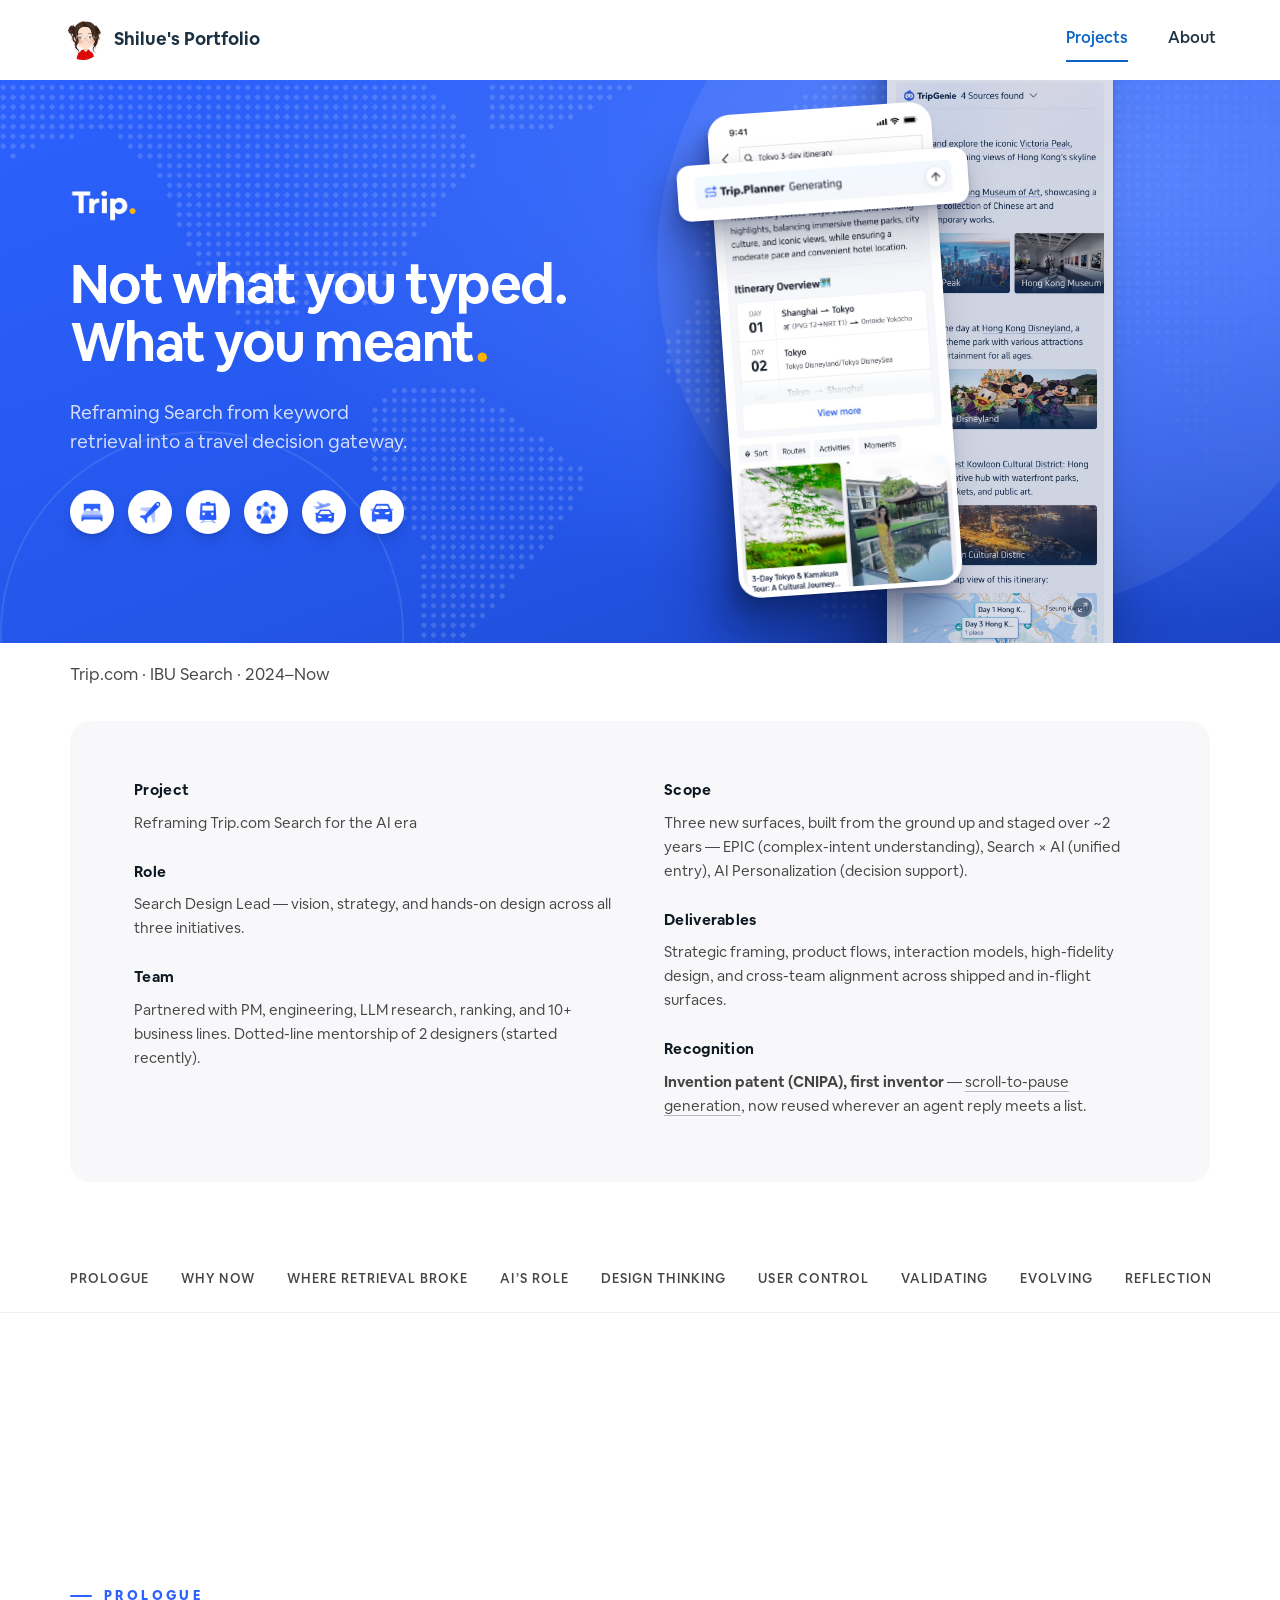
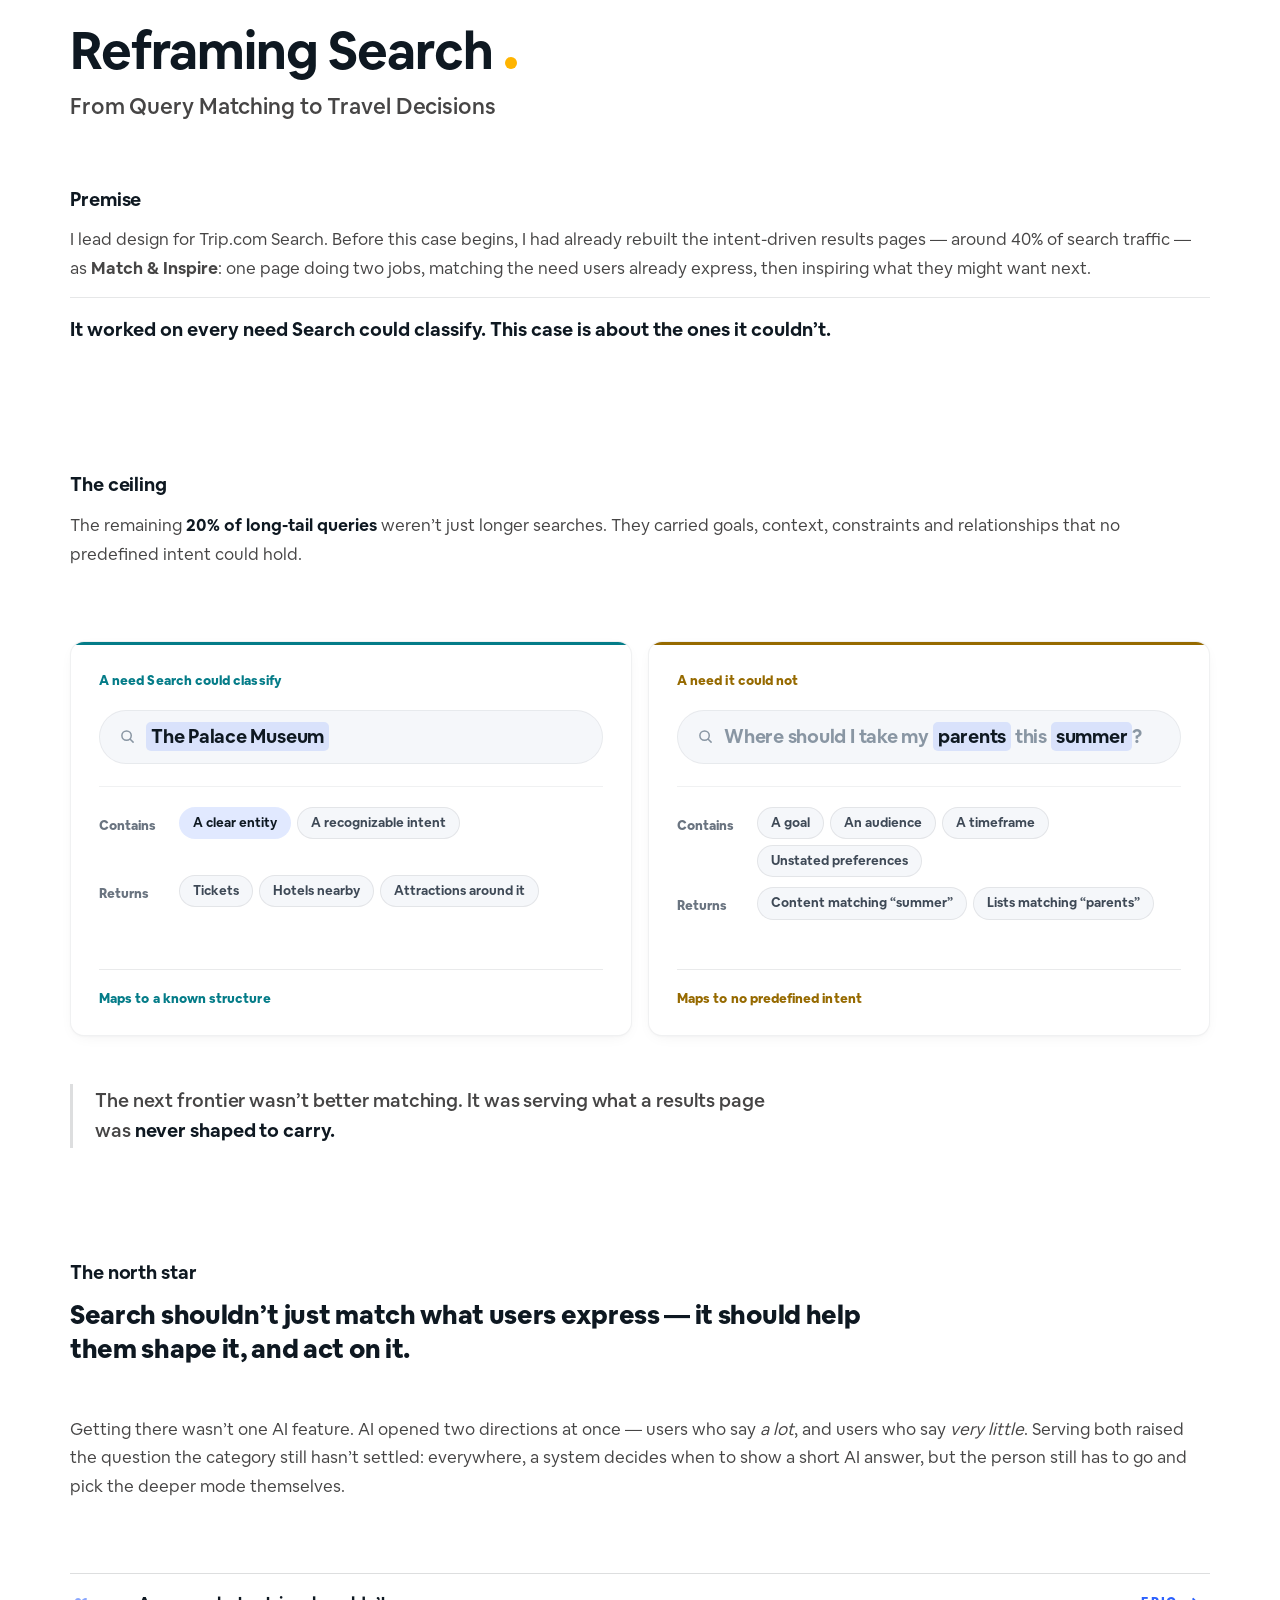
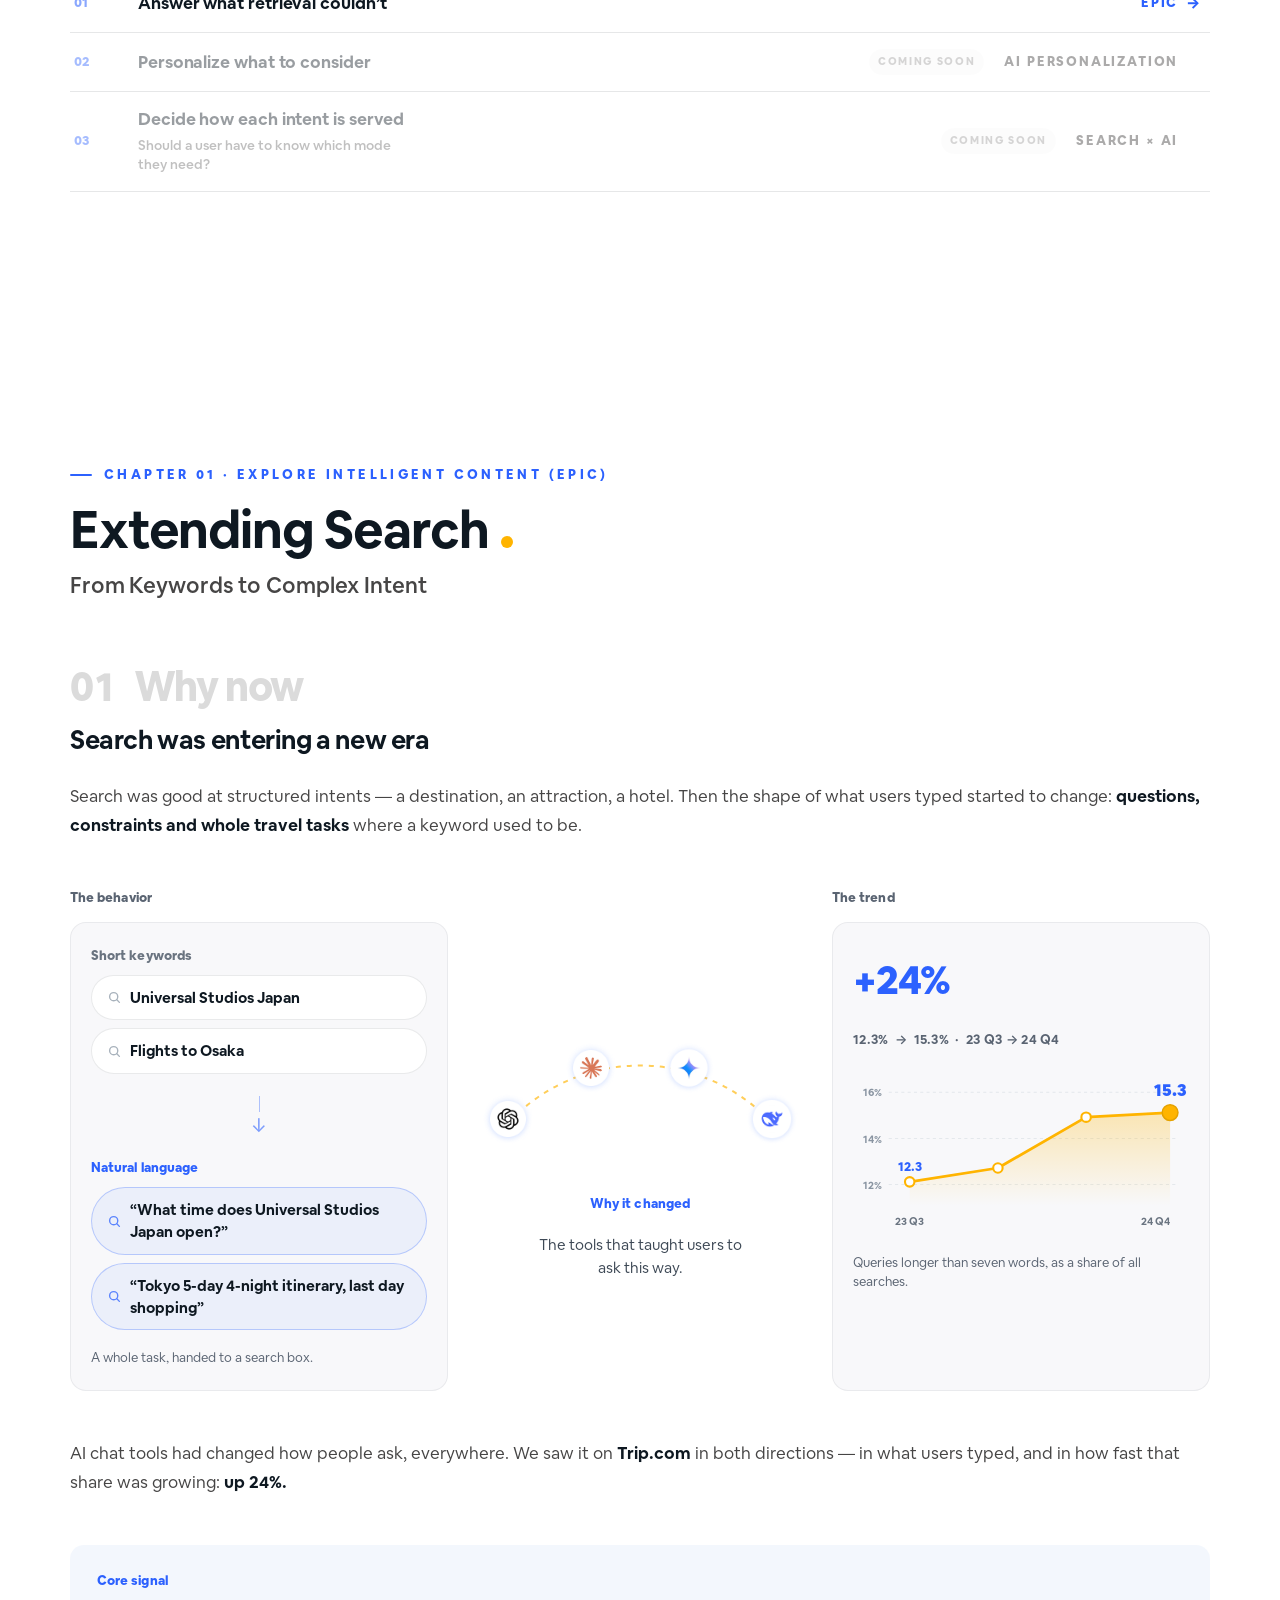
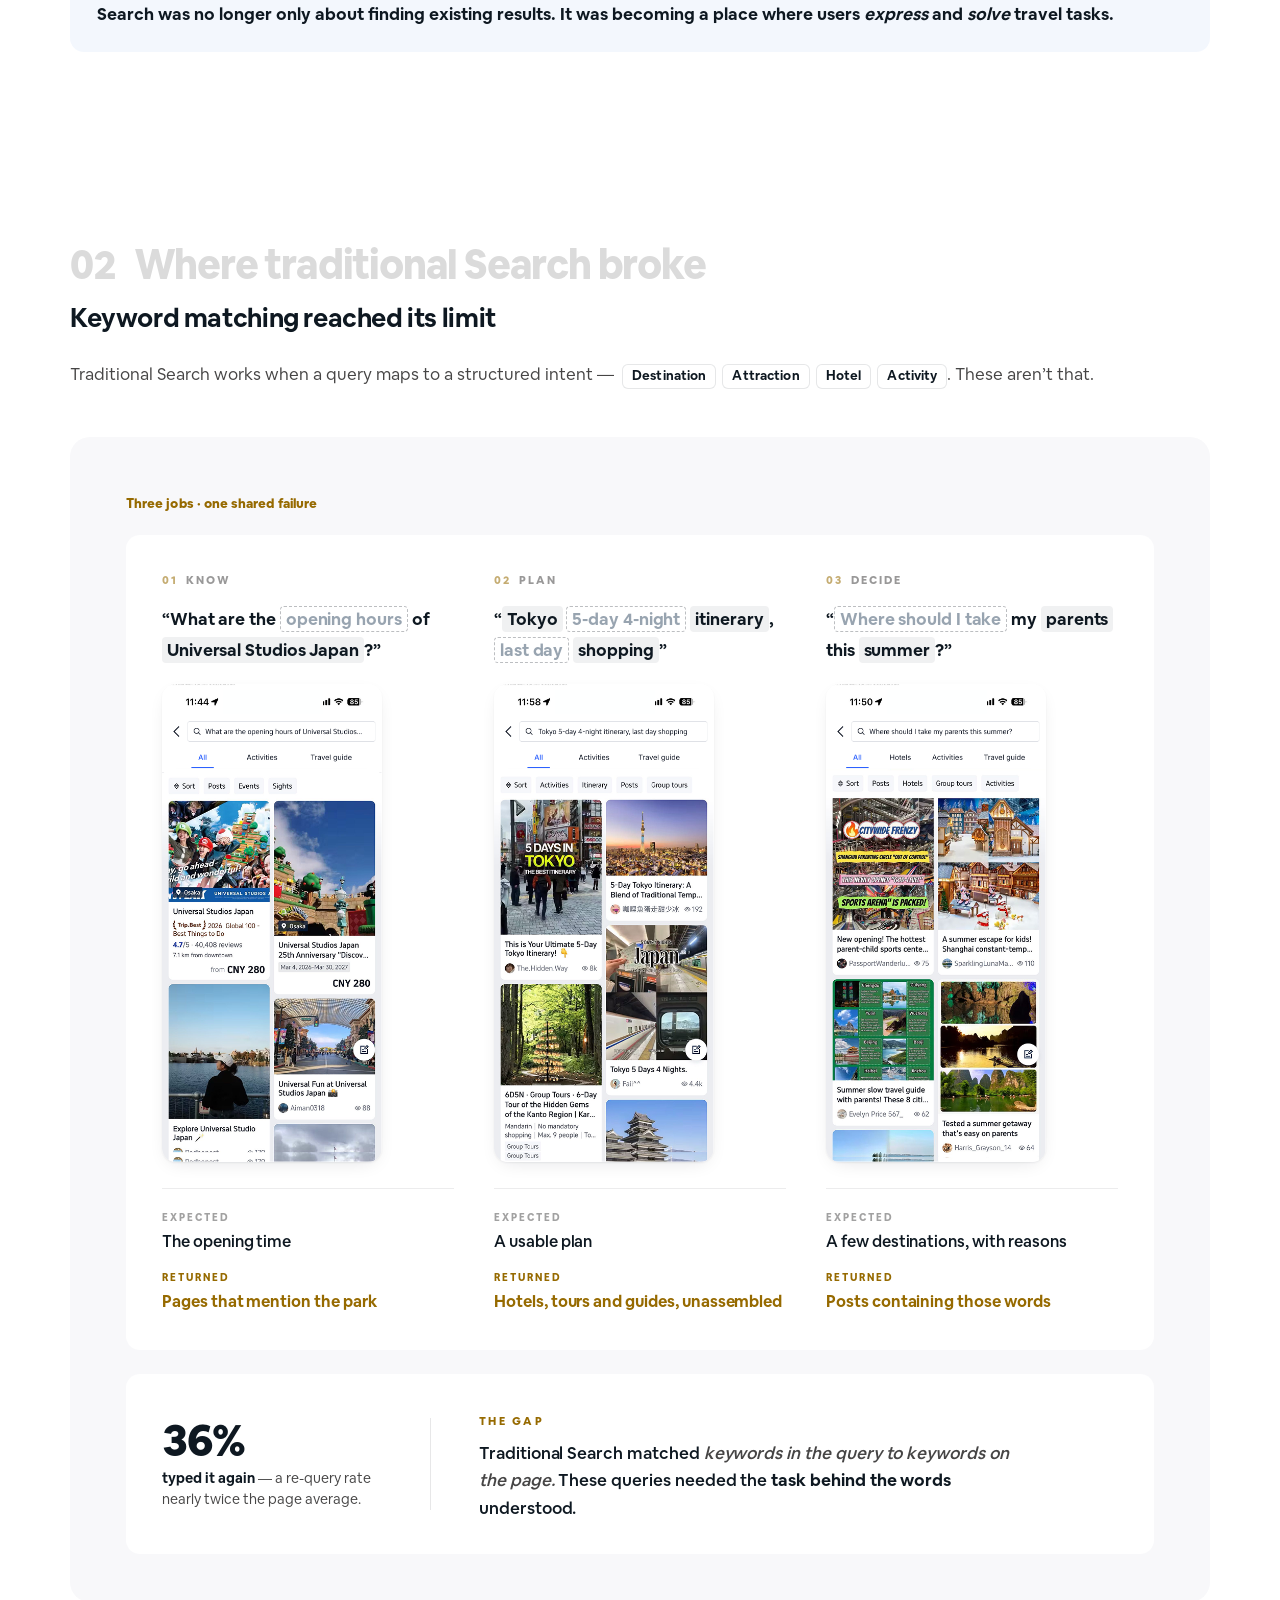
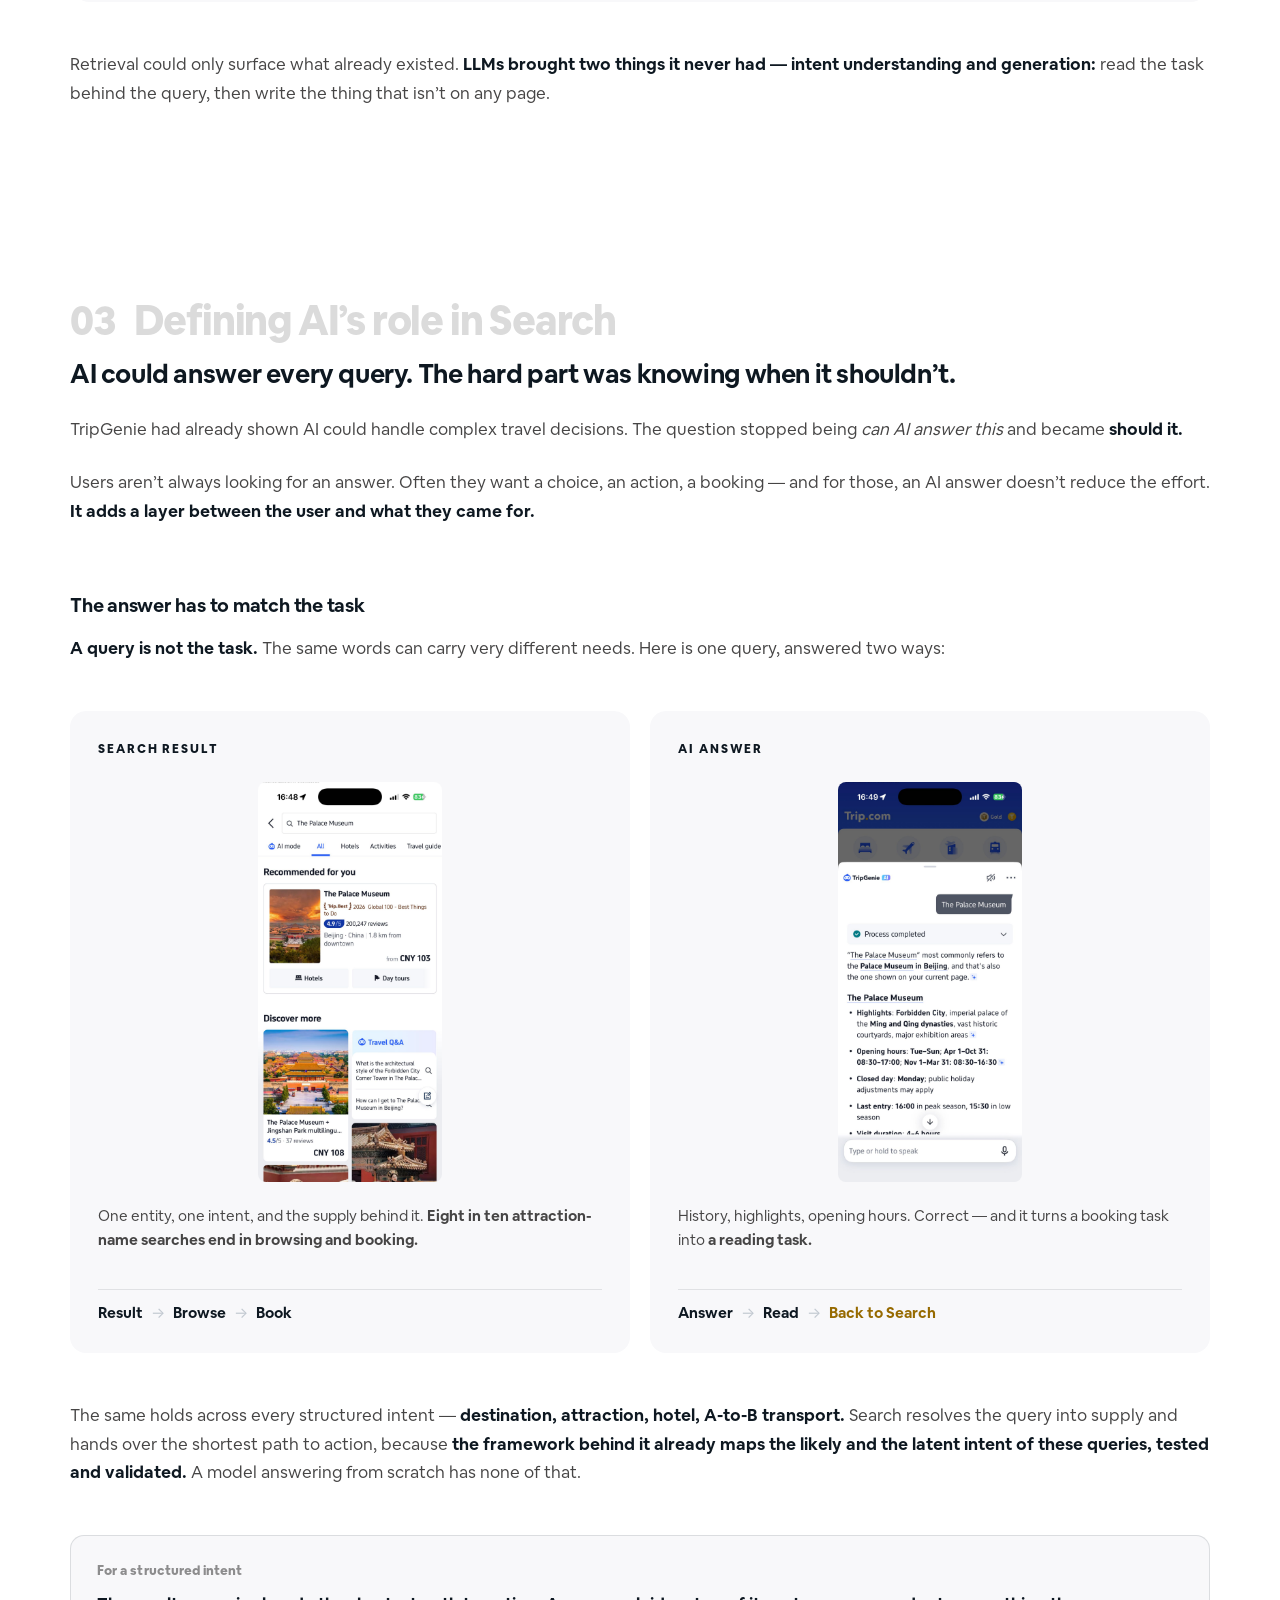
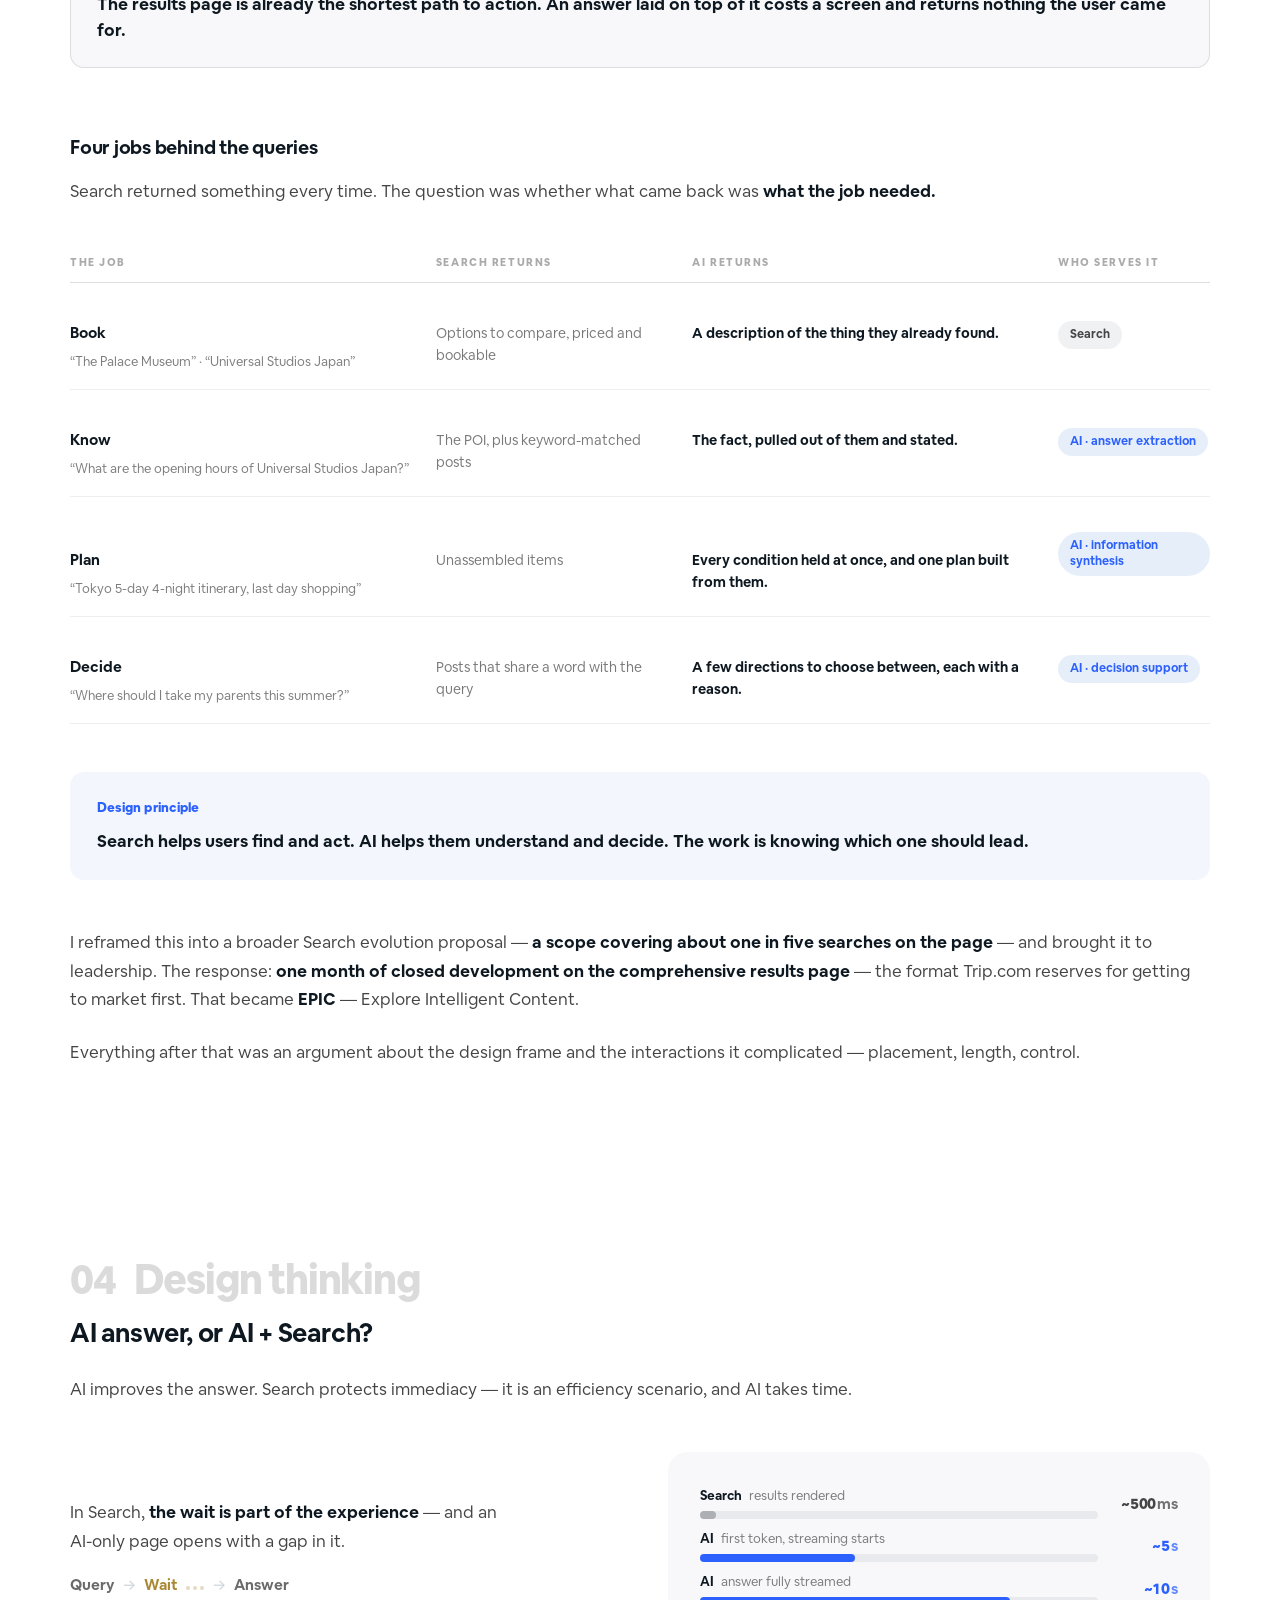
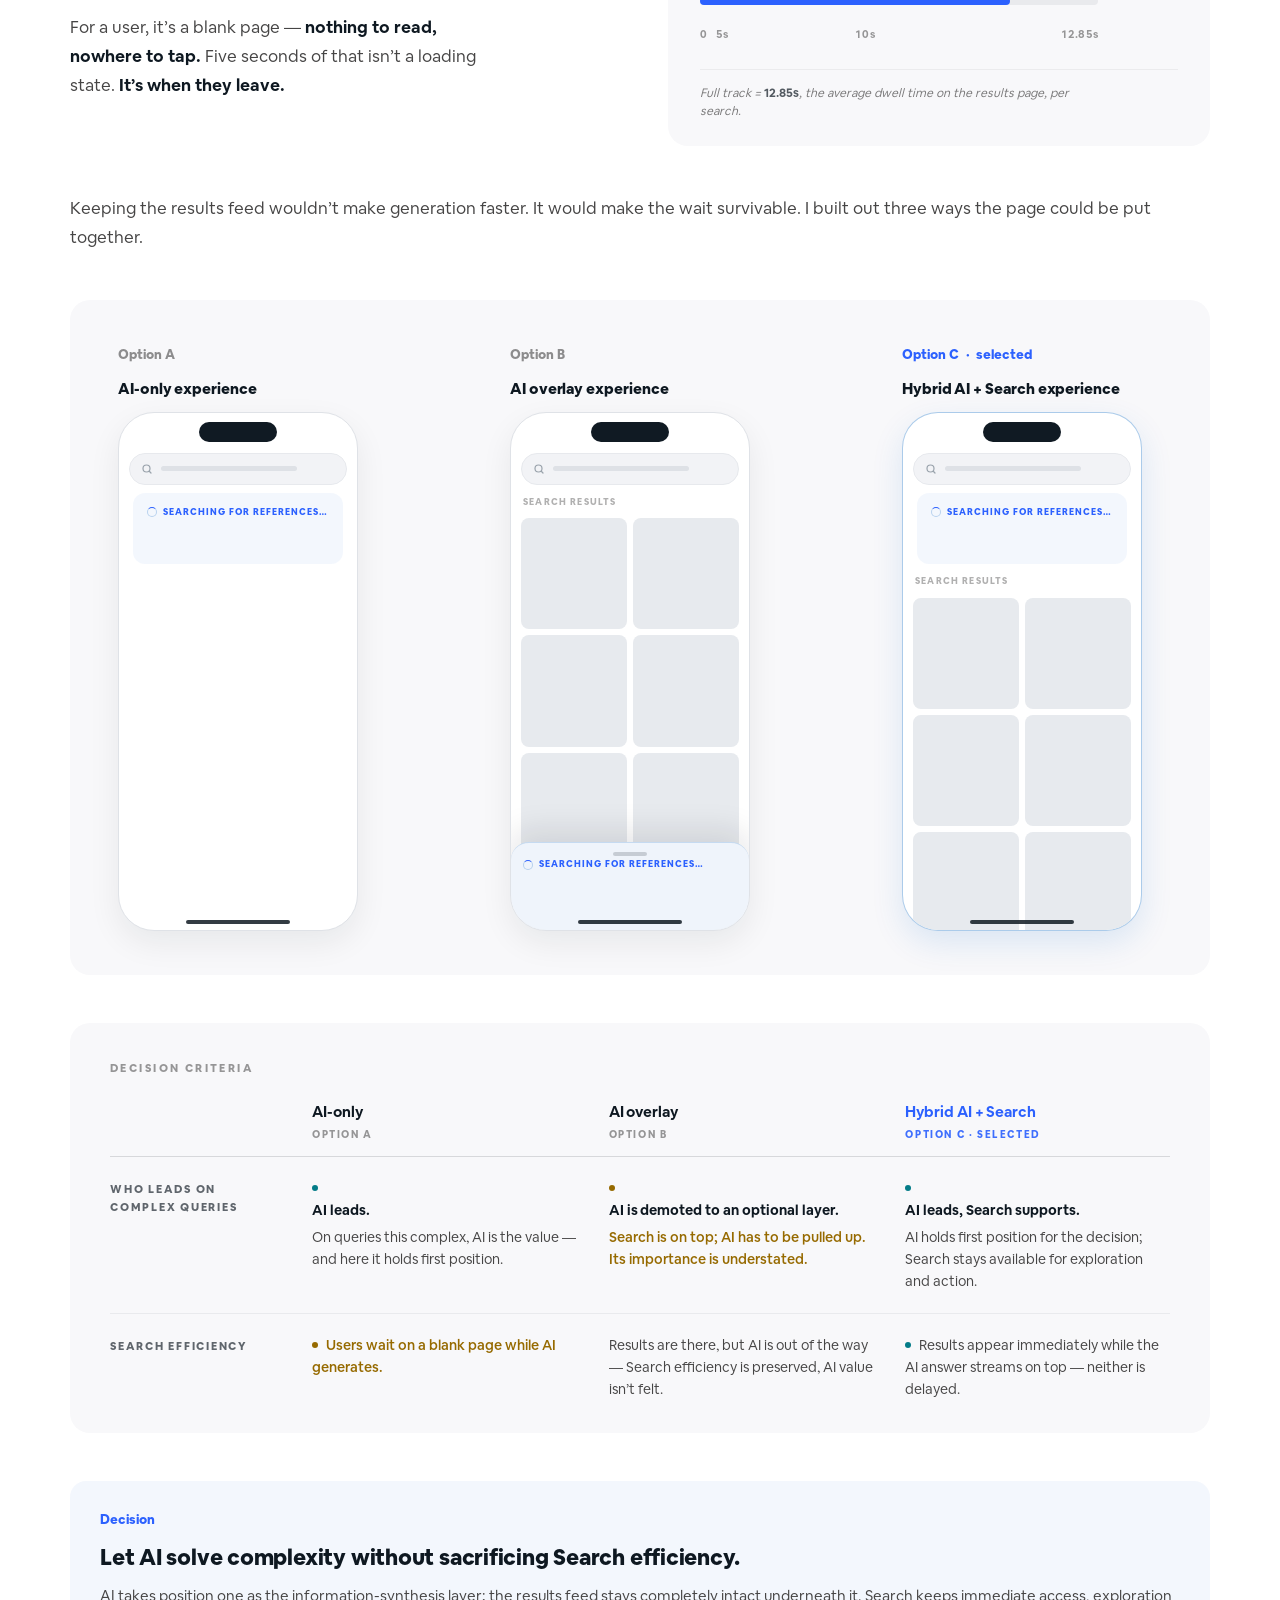
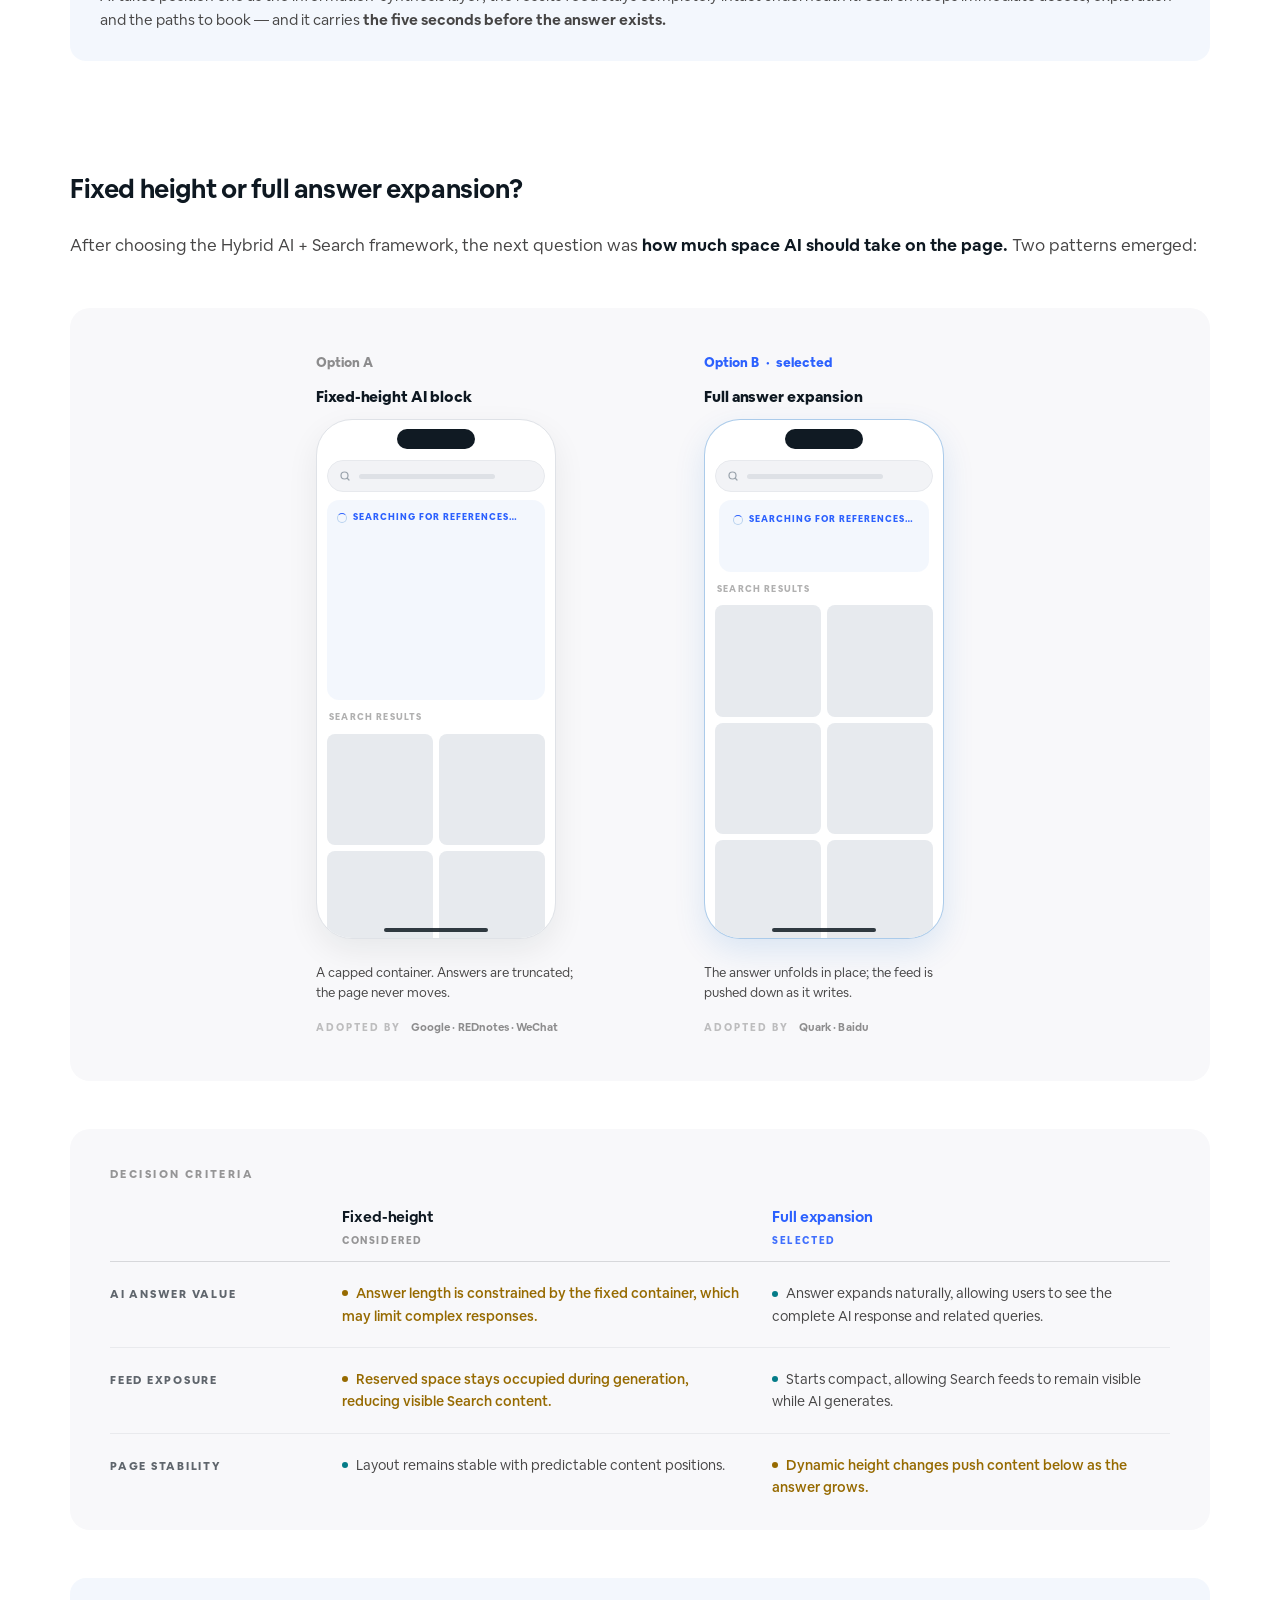
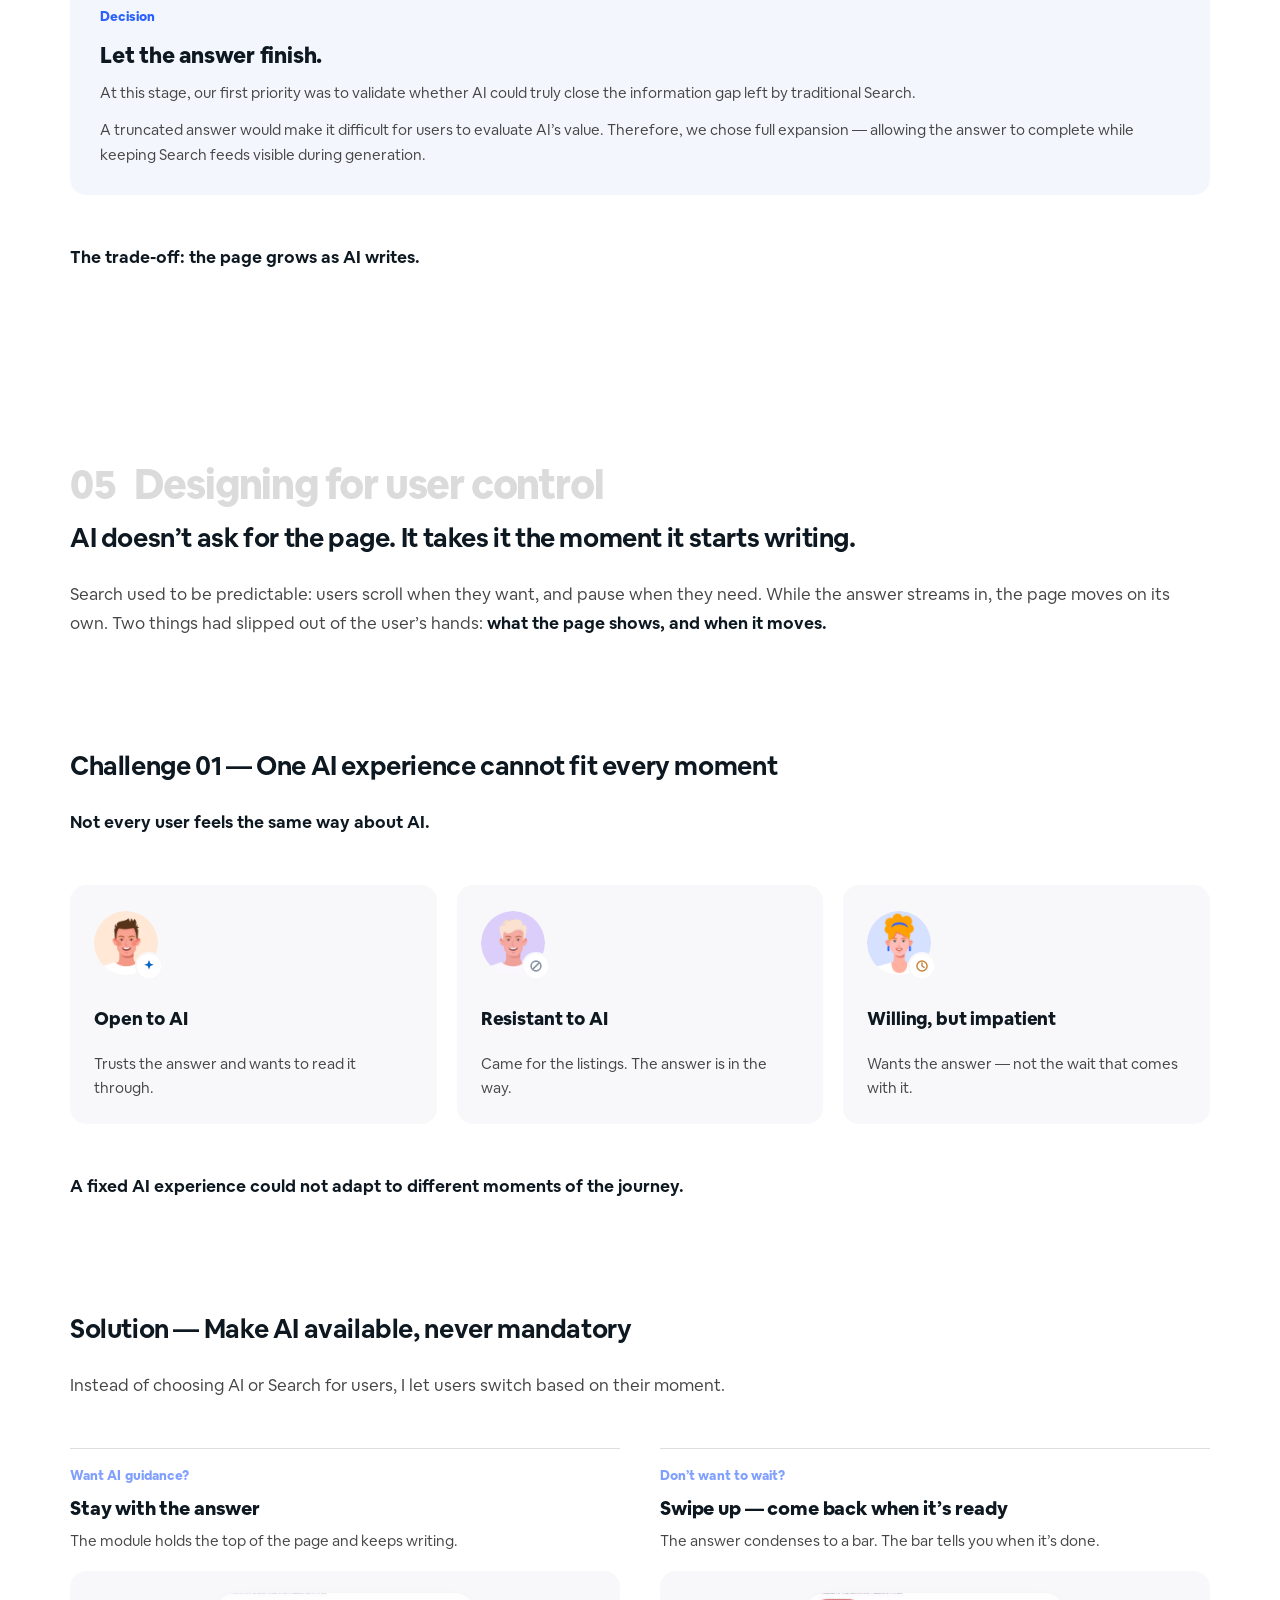
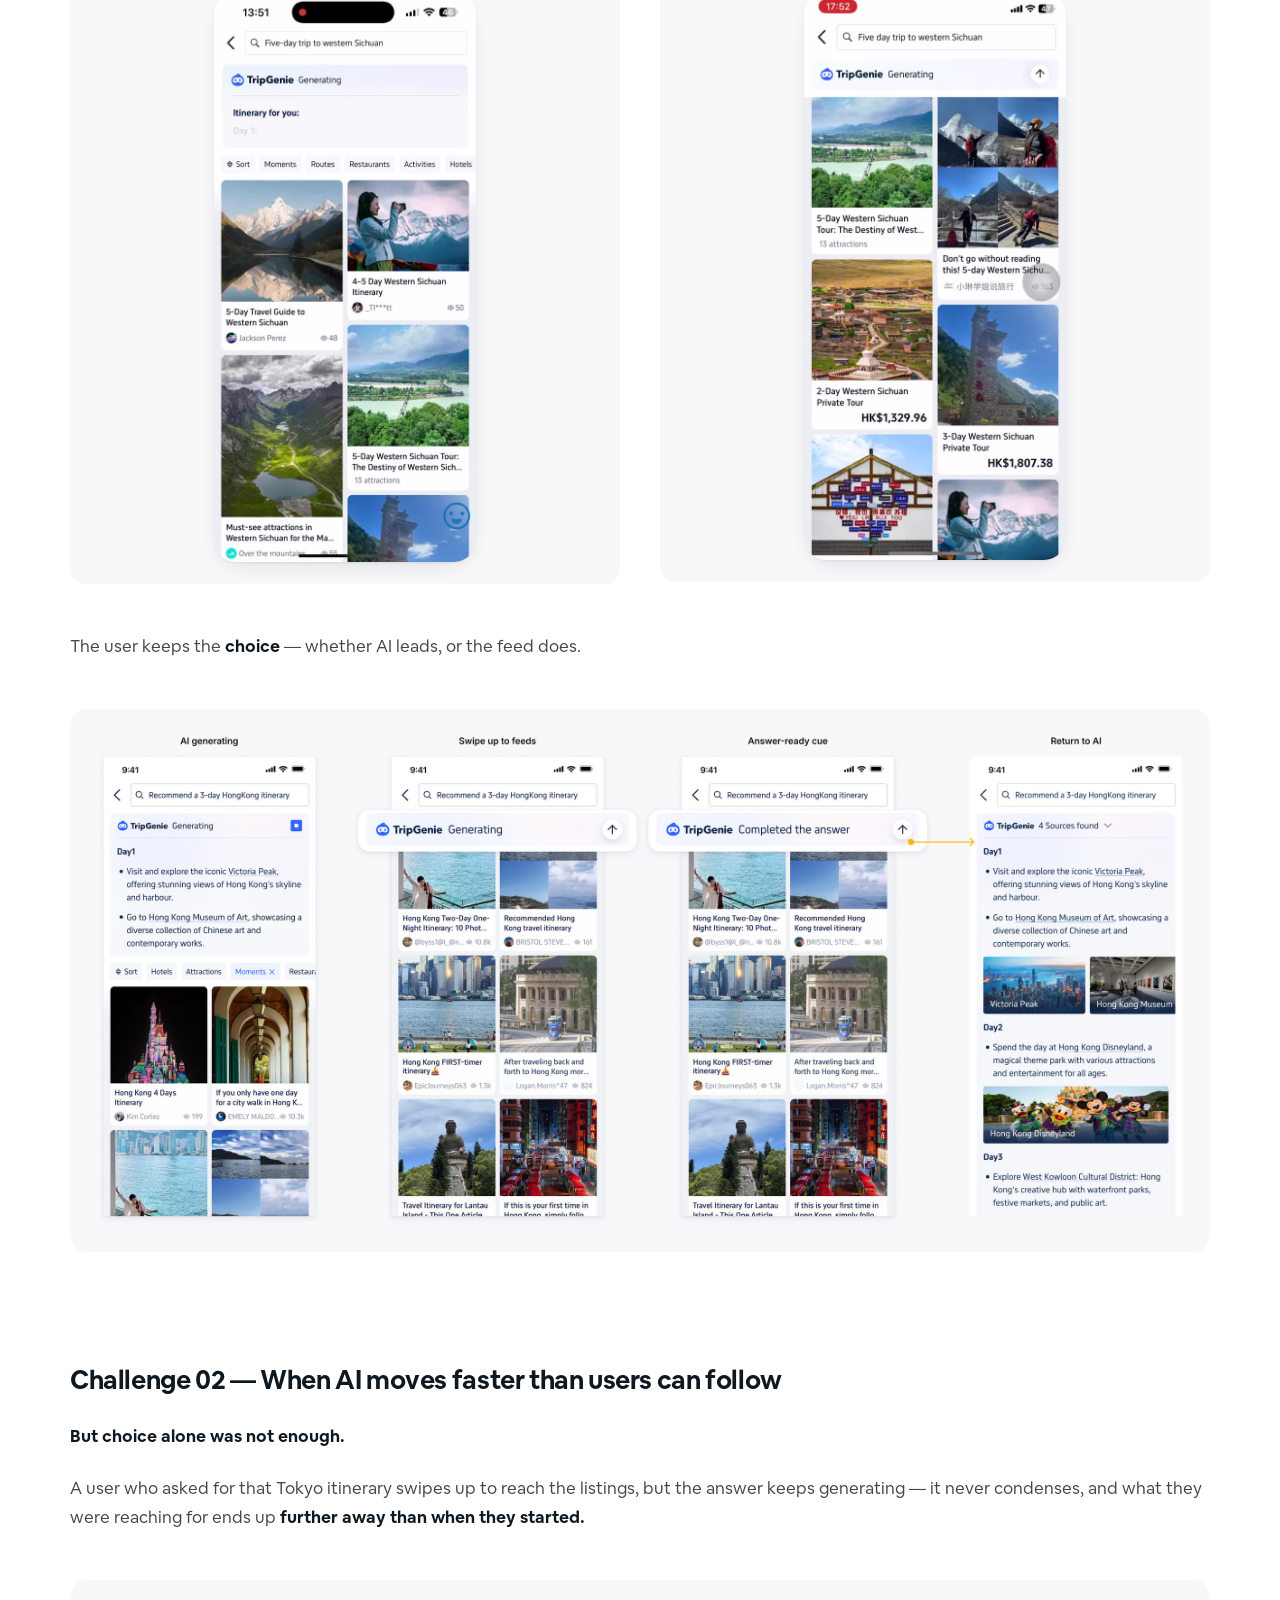
<file: projects/ai-search.html>
<!DOCTYPE html>
<html lang="en">
<head>
  <meta charset="UTF-8" />
  <meta name="viewport" content="width=device-width, initial-scale=1.0" />
  <title>Reframing Trip.com Search for the AI era | Shilue's Portfolio</title>
  <meta name="description" content="As Search Design Lead, reframing Trip.com Search from a keyword-matching transaction entry into a travel decision gateway — driving vision and design across three staged AI initiatives." />
  <link rel="icon" type="image/png" href="../images/avatar-header.png" />
  <link rel="preload" href="../fonts/AirbnbCereal_W_Bk.otf" as="font" type="font/otf" crossorigin>
  <link rel="preload" href="../fonts/AirbnbCereal_W_Bd.otf" as="font" type="font/otf" crossorigin>
  <link rel="preconnect" href="https://fonts.googleapis.com">
  <link rel="preconnect" href="https://fonts.gstatic.com" crossorigin>
  <link href="https://fonts.googleapis.com/css2?family=Inter:wght@300;400;500;600;700;800&display=swap" rel="stylesheet">
  <style>

/* ============ Visionary design alternatives — HTML wireframe phones ============ */
.alts-wrap{margin:56px calc(50% - 50vw + 8px) 24px;background:#F4F7FA;padding:64px 32px 56px;border-radius:8px;overflow-x:auto}
.alts-grid{display:grid;grid-template-columns:2.1fr 1fr 1fr 1fr;gap:40px;max-width:1720px;margin:0 auto;align-items:start}
.alts-item{display:flex;flex-direction:column;gap:28px}
.alts-item__phones{display:flex;justify-content:center;gap:24px;position:relative}
.alts-item--dual .alts-item__phones{gap:16px;align-items:center}
.alts-arrow{color:rgba(15,24,33,.35);font-size:26px;line-height:1;align-self:center;padding:0 6px}
.alts-item__pc{display:flex;flex-direction:column;gap:16px;font-family:var(--font-sans);padding:0 8px}
.alts-pc__pros,.alts-pc__cons{margin:0;font-size:14px;line-height:1.55;color:var(--c-body);font-weight:400}
.alts-pc__pros strong,.alts-pc__cons strong{display:block;font-size:11px;font-weight:700;color:var(--c-text-deep);letter-spacing:0.15em;text-transform:uppercase;margin:0 0 8px}
.alts-pc__cons strong{color:#9A6C3F}

.alts-annotate{position:absolute;top:20px;left:-4px;display:flex;align-items:center;gap:10px;pointer-events:none;z-index:6}
.alts-annotate__label{font-size:12px;font-weight:600;color:var(--c-body);background:#fff;padding:5px 12px;border-radius:4px;box-shadow:0 2px 8px -2px rgba(15,24,33,.15);white-space:nowrap}
.alts-annotate__line{width:32px;height:1px;background:#B57C99}

.alt-phone{width:260px;height:560px;background:#fff;border:1.5px solid rgba(15,24,33,.14);border-radius:32px;padding:6px 6px 0;display:flex;flex-direction:column;position:relative;box-shadow:0 14px 32px -14px rgba(15,24,33,.18),0 4px 10px -3px rgba(15,24,33,.06);flex-shrink:0;overflow:hidden}
.alt-phone__notch{position:absolute;top:3px;left:50%;transform:translateX(-50%);width:70px;height:16px;background:#0F1821;border-radius:0 0 14px 14px;z-index:2}
.alt-phone__status{display:flex;justify-content:space-between;align-items:center;padding:7px 14px 5px;font-size:9px;font-weight:700;color:#0F1821;position:relative;z-index:3}
.alt-phone__status-icons{display:inline-flex;gap:4px;align-items:center;color:#0F1821}
.alt-phone__status-icons svg{height:8px;width:auto;display:block}
.alt-phone__pill{align-self:flex-start;margin:6px 14px 10px;padding:4px 10px;background:#EEF0F3;border-radius:20px;font-size:9px;font-weight:700;color:#0F1821;display:inline-flex;align-items:center;gap:5px}
.alt-phone__pill-icon{color:var(--c-blue);font-size:9px}
.alt-phone__body{flex:1;padding:0 10px;display:flex;flex-direction:column;gap:8px;overflow:hidden}
.soc-phone .alt-phone__body{overflow:visible}
.alt-section{background:#F1F3F5;border-radius:7px;padding:10px}
.alt-section--tight{padding:10px}
.alt-section--banner{min-height:72px;background:transparent;position:relative;padding:0;overflow:visible;display:flex;align-items:stretch;justify-content:center;gap:6px}
.alt-banner-slide{flex:0 0 78%;background:#E4E7EC;border-radius:7px;display:flex;align-items:center;justify-content:center;position:relative}
.alt-banner-slide--peek{flex:0 0 6%;background:#EAECEF;border-radius:4px;opacity:0.7}
.alt-section--qa{flex:1;min-height:0}
.alt-section__label{font-size:9px;font-weight:700;color:#0F1821;margin:0 0 5px}
.alt-banner-icon{width:26px;height:16px;background:#D3D9DE;border-radius:3px}
.alt-banner-dot{position:absolute;bottom:6px;left:50%;transform:translateX(-50%);width:16px;height:2.5px;background:#6BC79E;border-radius:2px}
.alt-cards-2{display:grid;grid-template-columns:1fr 1fr;gap:5px}
.alt-cards-2 div{background:#E4E7EC;border-radius:4px;height:34px}
.alt-cards-stack{display:flex;flex-direction:column;gap:4px}
.alt-cards-stack div{background:#E4E7EC;border-radius:3.5px;height:17px;flex:1;min-height:16px}
.alt-cards-3{display:flex;gap:6px;overflow:hidden;padding-right:8px;margin:2px -2px 0 -2px}
.alt-featurecard{flex:0 0 46%;background:#fff;border-radius:6px;padding:8px 8px 6px;display:flex;flex-direction:column;gap:2px;min-height:66px;box-shadow:0 1px 2px rgba(15,24,33,.04)}
.alt-featurecard__title{font-size:9px;font-weight:700;color:#0F1821;margin:0;line-height:1.2}
.alt-featurecard__desc{font-size:8px;color:#4A5868;margin:0;line-height:1.2}
.alt-featurecard__pips{margin-top:auto;display:flex;padding-top:4px}
.alt-featurecard__pips span{width:14px;height:14px;border-radius:50%;background:#F5F5F7;border:1.5px solid #fff;display:inline-block;box-shadow:0 0 0 0.5px rgba(15,24,33,.14)}
.alt-featurecard__pips span:not(:first-child){margin-left:-5px}
.alt-mentors{display:grid;grid-template-columns:1fr 1fr;gap:5px;margin-top:2px}
.alt-mentor{background:#fff;border-radius:5px;padding:7px;display:flex;flex-direction:column;gap:5px}
.alt-mentor__head{display:flex;gap:5px;align-items:center}
.alt-mentor__avatar{display:block;width:14px;height:14px;background:transparent;border:1px solid #C7CDD3;border-radius:50%;flex-shrink:0}
.alt-mentor__meta-col{display:flex;flex-direction:column;gap:0;min-width:0}
.alt-mentor__name{font-size:8px;font-weight:700;color:#0F1821;margin:0;line-height:1.15;white-space:nowrap;overflow:hidden;text-overflow:ellipsis}
.alt-mentor__meta{font-size:7px;color:var(--c-blue);margin:0;line-height:1.15;font-weight:500}
.alt-mentor__quote{font-size:7px;color:#0F1821;margin:0;line-height:1.3;font-weight:400;padding:5px;border:1px solid #E4E7EC;border-radius:3px;background:#fff}
.alt-choice-row{display:grid;grid-template-columns:1fr 1fr;gap:5px;margin-top:2px}
.alt-choice{background:#F1F3F5;border-radius:7px;padding:10px 8px;display:flex;flex-direction:column;gap:2px;align-items:flex-start}
.alt-choice__icon{color:var(--c-blue);font-size:14px;line-height:1;margin-bottom:2px}
.alt-choice__title{font-size:9px;font-weight:700;color:#0F1821;margin:0;line-height:1.2}
.alt-choice__desc{font-size:7.5px;color:#4A5868;margin:0;line-height:1.25}
.alt-phone__sheet-scrim{position:absolute;inset:0;background:rgba(15,24,33,.22);z-index:4;border-radius:30px;pointer-events:none}
.alt-phone__sheet{position:absolute;bottom:0;left:0;right:0;background:#fff;border-radius:16px 16px 0 0;padding:9px 16px 16px;display:flex;flex-direction:column;gap:7px;z-index:5;box-shadow:0 -8px 22px -6px rgba(15,24,33,.15)}
.alt-phone__sheet-grip{width:36px;height:3.5px;background:rgba(15,24,33,.18);border-radius:2px;margin:0 auto 5px}
.alt-sheet-item{font-size:10px;font-weight:600;color:#0F1821;background:#fff;border:1px solid rgba(15,24,33,.10);border-radius:7px;padding:8px 11px;text-align:center}
.alt-phone__tabs{display:grid;grid-template-columns:repeat(4,1fr);gap:2px;padding:8px 5px 10px;border-top:1px solid rgba(15,24,33,.08);margin-top:5px}
.alt-tab{display:flex;flex-direction:column;align-items:center;gap:2.5px;font-size:7.5px;color:#4A5868;font-weight:500}
.alt-tab--active{color:var(--c-blue);font-weight:700}
.alt-tab__icon{width:16px;height:16px;display:flex;align-items:center;justify-content:center;color:currentColor}
.alt-tab__icon svg{width:14px;height:14px;display:block;fill:none;stroke:currentColor;stroke-width:1.4}
.alt-tab--active .alt-tab__icon svg[data-fill]{fill:var(--c-blue);stroke:none}
@media (max-width:1200px){.alts-grid{grid-template-columns:1fr 1fr;gap:32px}.alts-item--dual{grid-column:1 / -1}}
@media (max-width:700px){.alts-grid{grid-template-columns:1fr}.alts-item--dual{grid-column:auto}.alts-wrap{padding:36px 16px}.alt-phone{width:180px;height:390px}}


/* ============ Solve of conflicts — 2 phones + annotated red-dashed callouts ============ */
.soc-wrap{margin:56px auto;max-width:1200px;padding:56px 220px;background:#F4F7FA;border-radius:8px;overflow:visible}
.soc-grid{display:grid;grid-template-columns:1fr 1fr;gap:40px;align-items:start;justify-items:center;overflow:visible}
.soc-item{display:flex;flex-direction:column;align-items:center;gap:20px;position:relative;padding:0}
.soc-phone{overflow:visible !important}
.soc-header{display:flex;justify-content:space-between;align-items:center;padding:4px 14px 8px;border-bottom:1px solid rgba(15,24,33,.08);margin:0 4px}
.soc-header__title{font-size:12px;font-weight:700;color:var(--c-text-deep);margin:0}
.soc-header__icons{display:flex;gap:6px;align-items:center;color:var(--c-text-deep)}
.soc-header__ico{font-size:11px;line-height:1}
.soc-stories{display:flex;justify-content:space-between;padding:8px 10px;background:transparent}
.soc-story{display:flex;flex-direction:column;align-items:center;gap:4px}
.soc-story span:first-child{width:26px;height:26px;border:1.5px solid #C7CDD3;border-radius:50%;display:block}
.soc-story__lbl{font-size:8px;color:#4A5868;font-weight:500}
.soc-single-banner{display:flex;align-items:center;justify-content:center;flex-direction:column;gap:6px;min-height:80px;background:#EAECEF}
.soc-single-banner__icon{font-size:16px;color:#8992A3;line-height:1}
.soc-single-banner__lbl{font-size:9px;font-weight:600;color:#4A5868}
.soc-big-carousel{min-height:110px !important}
.soc-big-carousel .alt-banner-slide{border-radius:12px}
.soc-big-carousel .alt-banner-icon{width:44px;height:30px}
/* Red dashed annotation box — extends 4px outside the element */
.soc-annobox{position:relative}
.soc-annobox::after{content:"";position:absolute;inset:-4px;border:1.5px dashed #D0342C;border-radius:8px;pointer-events:none;z-index:3}
/* Callouts — position outside the phone via right:100% / left:100% */
.soc-callout{position:absolute;font-family:var(--font-sans);display:flex;flex-direction:column;gap:5px;width:180px;z-index:4}
.soc-callout__title{font-size:13px;font-weight:700;color:var(--c-text-deep);margin:0;line-height:1.25}
.soc-callout__body{font-size:11.5px;line-height:1.4;color:var(--c-body);margin:0;font-weight:400}
.soc-callout--top-left{right:100%;margin-right:24px;top:110px;text-align:right;align-items:flex-end}
.soc-callout--mid-left{right:100%;margin-right:24px;top:340px;text-align:right;align-items:flex-end}
.soc-callout--top-right{left:100%;margin-left:24px;top:130px;text-align:left;align-items:flex-start}
/* Pink dot + connector line */
.soc-callout--top-left::before,.soc-callout--mid-left::before{content:"";position:absolute;width:8px;height:8px;background:#B57C99;border-radius:50%;right:-32px;top:6px}
.soc-callout--top-right::before{content:"";position:absolute;width:8px;height:8px;background:#B57C99;border-radius:50%;left:-32px;top:6px}
.soc-callout--top-left::after,.soc-callout--mid-left::after{content:"";position:absolute;height:1px;background:#B57C99;right:-24px;top:10px;width:24px}
.soc-callout--top-right::after{content:"";position:absolute;height:1px;background:#B57C99;left:-24px;top:10px;width:24px}
/* Caption below phones */
.soc-caption{display:flex;flex-direction:column;align-items:center;gap:6px;margin-top:20px;text-align:center}
.soc-caption__title{font-size:15px;font-weight:700;color:var(--c-text-deep);margin:0;font-family:var(--font-sans)}
.soc-caption__selected{font-size:13px;font-weight:600;color:#2A9D5C;margin:0;font-family:var(--font-sans);display:flex;align-items:center;gap:6px}
.soc-caption__selected--placeholder{color:transparent}
.soc-caption__check{width:16px;height:16px;background:#2A9D5C;color:#fff;border-radius:3px;display:inline-flex;align-items:center;justify-content:center;font-size:10px;font-weight:700}

@media (max-width:1200px){
  .soc-wrap{padding:56px 40px}
  .soc-callout--top-left,.soc-callout--mid-left,.soc-callout--top-right{position:static;width:auto;max-width:none;text-align:left;align-items:flex-start;margin:12px 0}
  .soc-callout::before,.soc-callout::after{display:none}
}
@media (max-width:768px){.soc-grid{grid-template-columns:1fr;gap:56px}.soc-wrap{padding:32px 20px}}

/* ============ A11y baseline: focus-visible + reduced-motion ============ */
*:focus { outline: none; }
a:focus-visible, button:focus-visible, [tabindex]:focus-visible, .card:focus-visible {
  outline: 2px solid #0A66C2;
  outline-offset: 3px;
  border-radius: 4px;
}
@media (prefers-reduced-motion: reduce) {
  *, *::before, *::after {
    animation-duration: 0.01ms !important;
    animation-iteration-count: 1 !important;
    transition-duration: 0.01ms !important;
    scroll-behavior: auto !important;
  }
  video[autoplay] { display: none; }
}


@font-face { font-family: 'Airbnb Cereal App'; font-weight: 300; font-style: normal; src: url('../fonts/AirbnbCereal_W_Lt.otf') format('opentype'); font-display: swap; }
@font-face { font-family: 'Airbnb Cereal App'; font-weight: 400; font-style: normal; src: url('../fonts/AirbnbCereal_W_Bk.otf') format('opentype'); font-display: swap; }
@font-face { font-family: 'Airbnb Cereal App'; font-weight: 500; font-style: normal; src: url('../fonts/AirbnbCereal_W_Md.otf') format('opentype'); font-display: swap; }
@font-face { font-family: 'Airbnb Cereal App'; font-weight: 700; font-style: normal; src: url('../fonts/AirbnbCereal_W_Bd.otf') format('opentype'); font-display: swap; }
@font-face { font-family: 'Airbnb Cereal App'; font-weight: 800; font-style: normal; src: url('../fonts/AirbnbCereal_W_XBd.otf') format('opentype'); font-display: swap; }
@font-face { font-family: 'Airbnb Cereal App'; font-weight: 900; font-style: normal; src: url('../fonts/AirbnbCereal_W_Blk.otf') format('opentype'); font-display: swap; }

/* Fallback fonts sized to match Cereal metrics — reduces FOUT layout shift */
@font-face {
  font-family: 'Cereal-fallback';
  src: local('Arial');
  size-adjust: 102%;
  ascent-override: 92%;
  descent-override: 22%;
  line-gap-override: 0%;
}


:root{
  /* Colors */
  --c-text:#1C3142; --c-text-deep:#0E1821; --c-body:#464545;
  --c-l1:#DBDBDB;                          /* deprecated: old L1 watermark, unused on this page */
  --c-blue:#2C61FE; --c-yellow:#FFB400; /* Trip.com brand: primary blue + signature yellow */
  --c-bg:#FFFFFF; --c-container-bg:#F8F8FA;     /* unified container/box background */
  --c-meta-bg:var(--c-container-bg);
  --c-callout-blue:#E9F1FB; --c-card-blue:#EFF5FE;
  --c-accent:#C24A3A;
  --c-status-ok:#047C88;      /* outcome: retrieval lands (AAA) */
  --c-status-limit:#966A00;   /* outcome: retrieval hits its limit (AAA) */

  /* Typography */
  /* Font: Airbnb Cereal is Airbnb's proprietary paid font (not freely available).
     Inter is the closest open-source alternative, loaded via Google Fonts above.
     If you have the Airbnb Cereal font files, drop them in /fonts/ and add @font-face. */
  --font-sans:"Airbnb Cereal App","Cereal-fallback","Inter","-apple-system","BlinkMacSystemFont","Helvetica Neue",Arial,sans-serif;

  /* Container */
  --container-width:1140px; --header-height:80px; --side-pad:0px;

  /* SPACING SYSTEM */
  /* ===== TYPE SYSTEM · Narrative Scale =====================================
     SIZES — 8 steps for content, hard floor 11px. Nothing between them.
     (The phone / social mockups draw a UI at 1:3 scale; their 7-9px text is
      illustration, not typography, and is deliberately outside this scale.) */
  --t-movement-size:52px;    /* T1 title   — Extending Search                */
  --t-claim-size:26px;       /* T4 claim   — Search was entering a new era   */
  --t-subject-size:22px;     /* T2 subject — EPIC — From Keywords ...        */
  --t-sub-size:19px;         /* T5 sub (700) / lede (400) — one step above body */
  --t-lede-size:19px;
  --t-body-size:17px;        /* T6 body                                      */
  --t-body-sm:15px;          /* secondary body: inside cards / panels        */
  --t-label-size:13px;       /* ALL nav labels (rail, beat) + captions       */
  --t-micro-size:11px;       /* component micro-labels only — the floor      */
  --t-figure:40px;           /* metric numerals — a separate scale, one step */

  /* BREAKS — air above a heading. Proportional to the level it announces.
     Reference: dingtalk / homepage-design give their .l1 section 160+32=192px.
     T1 here outranks that .l1, T3 is its working equivalent.               */
  --gap-movement:272px;      /* T1 break — 换乐章                            */
  --gap-beat:192px;          /* T3 break — 换步骤。= dingtalk/homepage 的
                                160 margin + 32 padding，墨到墨 ~195px        */
  --gap-section:112px;       /* T3-light — 序言里的分节，内容比章节 beat 轻     */
  --gap-sub:64px;            /* T5 break — 换案例                            */
  --gap-block:48px;          /* body ↔ component / figure / panel            */
  --gap-para:24px;           /* para ↔ para                                 */

  /* BINDS — air below a heading, so it belongs forward. Rule: break >= 4x bind. */
  --bind-rail:16px;          /* rail → T1 title      */
  --bind-title:12px;         /* T1 title → T2 subject */
  --bind-subject:64px;       /* T2 subject → content  */
  --bind-beat:16px;          /* T3 beat → T4 claim    */
  --bind-claim:24px;         /* T4 claim → body       */
  --bind-sub:12px;           /* T5 sub → body         */

  /* legacy aliases so untouched rules keep working */
  --gap-l1-top:var(--gap-movement); --gap-l1-bottom:32px;
  --gap-l2-top:64px;         /* between L2 modules (heading + body block) — single source of truth */
  --gap-l2-bottom:16px;      /* after L2 to body */
  --gap-para:24px;           /* paragraph to paragraph */
  --gap-text-to-img:40px;    /* text to image */
  --gap-img-to-text:56px;    /* image to text */
  --gap-img-to-img:48px;     /* image to image */
  --gap-caption-to-img:16px; /* image caption above image */
  --gap-section-block:64px;  /* generic block-to-block in same section */
  --container-pad:64px;      /* padding inside grey/blue containers */
}
*{box-sizing:border-box}
html{overflow-y:scroll;scroll-behavior:smooth}
html,body{margin:0;padding:0;background:var(--c-bg);color:var(--c-body);font-family:var(--font-sans);font-size:17px;font-weight:400;line-height:1.7;-webkit-font-smoothing:antialiased}
a{color:inherit;text-decoration:none}
a:hover{opacity:.85;transition:opacity .2s ease}
.brand:hover{opacity:1}
img{max-width:100%;display:block}

/* ============ Header ============ */
.site-header{position:fixed;top:0;left:0;right:0;width:100%;background:rgba(255,255,255,.94);backdrop-filter:saturate(180%) blur(8px);-webkit-backdrop-filter:saturate(180%) blur(8px);z-index:100;height:var(--header-height);display:flex;align-items:center;border-bottom:1px solid transparent;transition:background-color .35s cubic-bezier(.4,0,.2,1),backdrop-filter .35s cubic-bezier(.4,0,.2,1),-webkit-backdrop-filter .35s cubic-bezier(.4,0,.2,1),border-color .35s cubic-bezier(.4,0,.2,1),box-shadow .35s cubic-bezier(.4,0,.2,1),transform .35s cubic-bezier(.4,0,.2,1)}
.site-header.is-hidden{transform:translateY(-100%)}
body{padding-top:var(--header-height)}
.site-header.is-scrolled{background:rgba(255,255,255,.94)}
.site-header__inner{display:flex;align-items:center;justify-content:space-between;width:100%}
.brand{display:flex;align-items:center;gap:12px;font-size:18px;font-weight:700;color:var(--c-text)}
.brand-avatar{position:relative;width:38px;height:40px;flex-shrink:0}
.brand-avatar img{position:absolute;top:0;left:0;width:38px;height:40px;object-fit:cover;border-radius:50%;transition:opacity .2s ease,transform .4s cubic-bezier(.4,0,.2,1)}
.brand-avatar__hover{opacity:0}
.brand:hover .brand-avatar__default{opacity:0}
.brand:hover .brand-avatar__hover{opacity:1}
.brand:hover .brand-avatar img{transform:scale(1.05)}
.nav{display:flex;gap:60px;align-items:center}
.nav a{position:relative;display:inline-block;padding:6px 0;font-size:16px;font-weight:500;color:var(--c-text);transition:color .25s cubic-bezier(.4,0,.2,1)}
.nav a::after{content:"";position:absolute;left:0;bottom:0;width:100%;height:2px;background:currentColor;transform:scaleX(0);transform-origin:left center;transition:transform .35s cubic-bezier(.65,0,.35,1)}
.nav a:hover::after,.nav a.is-active::after{transform:scaleX(1)}
.nav a.is-active{color:#0A66C2}

/* ============ Container ============ */
.container{max-width:var(--container-width);margin:0 auto;padding-left:var(--side-pad);padding-right:var(--side-pad)}
.site-header > .container{padding-left:var(--side-pad);padding-right:var(--side-pad)}

/* ============ Anchor scroll offset (account for sticky header + section-nav) ============ */
main section[id], main [id^="beat-"]{scroll-margin-top:140px}
@media (max-width:768px){main section[id]{scroll-margin-top:110px}}

/* ============ Section navigation (sticky top bar below main header) ============ */
.section-nav{position:sticky;top:0;z-index:101;background:rgba(255,255,255,.92);backdrop-filter:saturate(160%) blur(20px);-webkit-backdrop-filter:saturate(160%) blur(20px);border-bottom:1px solid rgba(15,24,33,.06);margin:32px 0 0;transition:top .35s cubic-bezier(.4,0,.2,1),box-shadow .3s ease}
.section-nav.is-stuck{box-shadow:0 4px 20px -8px rgba(15,24,33,.10)}
.section-nav.below-header{top:var(--header-height)}


/* ============ Section-nav — edge fade shadows + horizontal scroll indicator ============ */

.section-nav::before, .section-nav::after{content:"";position:absolute;top:0;bottom:0;width:40px;pointer-events:none;z-index:2;transition:opacity .2s ease}
.section-nav::before{left:0;background:linear-gradient(90deg, rgba(255,255,255,.98), rgba(255,255,255,0));opacity:0}
.section-nav::after{right:0;background:linear-gradient(-90deg, rgba(255,255,255,.98), rgba(255,255,255,0));opacity:1}
.section-nav[data-scroll-left="true"]::before{opacity:1}
.section-nav[data-scroll-right="false"]::after{opacity:0}

.section-nav__inner{display:flex;align-items:center;justify-content:flex-start;gap:32px;max-width:var(--container-width);margin:0 auto;padding:14px var(--side-pad);overflow-x:auto;-webkit-overflow-scrolling:touch;scrollbar-width:none;scroll-behavior:smooth;position:relative}
.section-nav__inner::-webkit-scrollbar{display:none}
.section-nav__link{font-size:13px;font-weight:500;color:var(--c-body);letter-spacing:0.08em;text-transform:uppercase;padding:8px 0;position:relative;transition:color .2s ease;white-space:nowrap;flex-shrink:0}
.section-nav__link:hover{color:var(--c-text-deep);opacity:1}
.section-nav__link.is-active{color:var(--c-blue);font-weight:700}
.section-nav__link.is-active::after{content:"";position:absolute;left:50%;bottom:-15px;transform:translateX(-50%);width:100%;height:2px;background:var(--c-blue);border-radius:2px}
@media (max-width:768px){.section-nav__inner{justify-content:flex-start;gap:28px;padding:12px 20px}.section-nav__link{font-size:13px;letter-spacing:0.06em}}

/* ============ Floating scroll progress + back-to-top ============ */
.scroll-progress{position:fixed;bottom:32px;right:32px;width:52px;height:52px;z-index:100;opacity:0;transform:translateY(20px);transition:opacity .35s ease,transform .35s ease;cursor:pointer;border:none;padding:0;background:transparent;pointer-events:none;-webkit-tap-highlight-color:transparent}
.scroll-progress.is-visible{opacity:1;transform:translateY(0);pointer-events:auto}
.scroll-progress__ring{position:absolute;inset:0;width:100%;height:100%;transform:rotate(-90deg);overflow:visible}
.scroll-progress__track{fill:none;stroke:rgba(15,24,33,.08);stroke-width:2}
.scroll-progress__fill{fill:none;stroke:var(--c-blue);stroke-width:2;stroke-linecap:round;transition:stroke-dashoffset .12s linear}
.scroll-progress__button{position:absolute;inset:4px;background:rgba(255,255,255,.92);backdrop-filter:saturate(180%) blur(10px);-webkit-backdrop-filter:saturate(180%) blur(10px);border-radius:50%;display:flex;align-items:center;justify-content:center;color:var(--c-text-deep);transition:background .25s ease,color .25s ease,transform .25s ease;box-shadow:0 4px 16px -4px rgba(15,24,33,.12),0 2px 6px -2px rgba(15,24,33,.06)}
.scroll-progress:hover .scroll-progress__button{background:var(--c-blue);color:#fff;transform:scale(1.06)}
.scroll-progress:active .scroll-progress__button{transform:scale(0.96)}
.scroll-progress__button svg{width:16px;height:16px;display:block}
@media (max-width:768px){.scroll-progress{bottom:20px;right:20px;width:44px;height:44px}}



/* ============================================================================
   AI Search — cover
   ----------------------------------------------------------------------------
   Brief: Trip.com brand field (site blue #2C61FE), site yellow #FFB400 as the
   single accent, yellow dots / circles / large radii, phones as the subject.
   Thesis made literal: the AI answer overlaps and sits IN FRONT OF the results
   feed. Type stays all white — the yellow is spent on the full stop and the
   dot cluster, not on highlighting a word.
   ============================================================================ */
/* Full-bleed: the blue field runs edge to edge, but the content stays inside the
   page's 1140 column so the headline sits on the same left spine as the body
   text further down. Height is set directly — an aspect-ratio would make this
   absurdly tall on a wide monitor. */
.cs-cover-art{
  position:relative; width:100%;
  height:clamp(430px, 44vw, 620px);
  overflow:hidden;
  background:
    radial-gradient(120% 140% at 84% 16%, #4C7BFF 0%, rgba(76,123,255,0) 58%),
    linear-gradient(160deg, #2C61FE 0%, #2355E8 62%, #1B45C4 100%);
  isolation:isolate;
}
.cs-cover-art__inner{
  position:relative; z-index:2;
  max-width:var(--container-width); height:100%; margin:0 auto;
  display:grid; grid-template-columns:minmax(0,52%) minmax(0,48%);
  align-items:center;
}
@media (max-width:1220px){
  .cs-cover-art__inner{ padding:0 40px; }
}

/* --- background geometry: dot grid, soft circle, ring --- */
.cs-cover-art__map,
.cs-cover-art__circle,
.cs-cover-art__ring{ position:absolute; pointer-events:none; z-index:0; }
/* The brand field's dots aren't an abstract grid — they trace a world map.
   Africa/Europe sit behind the type, the Pacific runs out under the phones. */
.cs-cover-art__map{
  inset:0;
  background-image:url('../images/dotmap.png');
  background-repeat:no-repeat;
  background-position:22% 42%;
  background-size:auto 132%;
  opacity:.15;
  mask-image:linear-gradient(102deg,#000 0%,#000 44%,rgba(0,0,0,.55) 68%,rgba(0,0,0,.22) 86%,transparent 100%);
  -webkit-mask-image:linear-gradient(102deg,#000 0%,#000 44%,rgba(0,0,0,.55) 68%,rgba(0,0,0,.22) 86%,transparent 100%);
}
.cs-cover-art__circle{
  right:-6%; top:-30%; width:min(62%,700px); aspect-ratio:1;
  border-radius:50%; background:rgba(255,255,255,.07);
}
.cs-cover-art__ring{
  left:max(-7%, calc(50% - 640px)); bottom:-34%; width:min(34%,404px); aspect-ratio:1;
  border-radius:50%; border:2px solid rgba(255,255,255,.10);
}

/* --- type block --- */
/* Aligned to the page's content column, with a gutter so it never touches the
   phones. */
.cs-cover-art__copy{
  position:relative; z-index:4;
  padding:0 clamp(24px,3vw,40px) 0 0;
  display:flex; flex-direction:column; align-items:flex-start;
}
/* The Trip.com wordmark stands in for a meta line. Its yellow dot is the same
   mark that ends the headline, so the lockup and the sentence rhyme. */
.cs-cover-art__logo{
  height:clamp(24px,2.6vw,34px); width:auto; display:block;
  margin:0 0 clamp(20px,3vw,34px);
}
.cs-cover-art__h{
  font-family:var(--font-sans);
  font-size:clamp(27px,4.6vw,54px); font-weight:700; line-height:1.07;
  letter-spacing:-.028em; color:#fff; margin:0 0 clamp(14px,2.2vw,26px);
}
.cs-cover-art__h span{ display:block; }
.cs-cover-art__h b{ color:#FFB400; font-weight:700; }
.cs-cover-art__sub{
  font-size:clamp(12.5px,1.55vw,19px); font-weight:400; line-height:1.55;
  color:rgba(255,255,255,.82); margin:0; max-width:31ch;
}

/* six service circles — the breadth of business lines one search box fronts.
   Kept small and unlabelled: the shapes are self-evident, and the cover's
   weight belongs to the phones. */
.cs-cover-svcs{
  display:flex; flex-wrap:wrap; gap:clamp(9px,1.1vw,14px);
  margin:clamp(22px,3vw,34px) 0 0; padding:0; list-style:none;
}
.cs-cover-svcs li{
  width:clamp(32px,3.5vw,44px); aspect-ratio:1; border-radius:50%;
  background:#fff; color:#2C61FE;
  display:flex; align-items:center; justify-content:center;
  box-shadow:0 8px 18px -8px rgba(8,24,80,.38), 0 2px 5px -2px rgba(8,24,80,.20);
}
.cs-cover-svcs svg, .cs-cover-svcs img{ width:56%; height:56%; display:block; object-fit:contain; }
@media (max-width:860px){
  .cs-cover-svcs{ gap:9px; margin-top:22px; }
  .cs-cover-svcs li{ width:34px; }
}

/* --- phones: results feed behind + AI answer in front --- */
/* No 3D foreshortening here on purpose. rotateY would skew the actual product
   screenshots, and the UI has to read true in a portfolio. Depth is carried by
   overlap, scale, stacked shadows and aerial perspective instead — none of which
   touch the screens' proportions. */
.cs-cover-art__stage{
  position:relative; z-index:2; height:100%;
}
/* the surface the phones sit on — diffuse contact with the ground */
.cs-cover-art__stage::before{
  content:""; position:absolute; z-index:0; pointer-events:none;
  left:-4%; right:-8%; top:64%; bottom:-30%;
  background:radial-gradient(50% 50% at 50% 50%, rgba(4,14,46,.46) 0%, rgba(4,14,46,0) 72%);
  filter:blur(18px);
}
.cs-cover-phone{
  position:absolute;
  background:#fff; border-radius:clamp(10px,1.9vw,22px);
  padding:clamp(2px,.42vw,5px);
  overflow:hidden; backface-visibility:hidden;
}
/* each frame's aspect-ratio equals its own source aspect, so cover neither
   crops nor stretches — the screenshots keep their true proportions */
.cs-cover-phone img{
  width:100%; height:100%; object-fit:cover; object-position:top center;
  border-radius:clamp(7px,1.5vw,17px); display:block;
}
/* Light reads as coming from the upper right (see the radial highlight on the
   field), so every shadow offsets down-and-left. Five stacked layers — tight
   and dark through wide and faint — instead of one blur. */
/* The long AI answer runs dead vertical and bleeds off both top and bottom, so it
   reads as a continuing scroll rather than a screenshot cut short. Upright also
   keeps it inside the content column: at this length a 5deg tilt swells the
   bounding box by 70px and the right edge starts colliding with the column. */
.cs-cover-phone--answer{
  aspect-ratio:750/2300;
  height:123%; left:41%; top:-11%;
  z-index:2;
  /* aerial perspective: the far object loses contrast and saturation */
  filter:saturate(.88) brightness(.94);
  box-shadow:
    -3px 6px 8px rgba(6,18,54,.14),
    -10px 20px 24px rgba(6,18,54,.17),
    -24px 44px 56px rgba(6,18,54,.20);
}

/* ---- annotated screen: in front, with the TripGenie bar lifted off it ----
   This wrapper carries the rotation and stays overflow-visible, so the callout
   rides the same angle as the phone instead of being clipped by its corner. */
.cs-cover-anno{
  position:absolute; z-index:3;
  aspect-ratio:750/1624;
  height:86%; left:11%; top:5%;
  transform:rotate(-4deg);
}
.cs-cover-anno__screen{
  position:absolute; inset:0;
  background:#fff; border-radius:clamp(10px,1.9vw,22px);
  padding:clamp(2px,.42vw,5px);
  overflow:hidden;
  box-shadow:
    -1px 2px 3px rgba(6,18,54,.16),
    -6px 11px 13px rgba(6,18,54,.18),
    -14px 26px 30px rgba(6,18,54,.22),
    -30px 52px 62px rgba(6,18,54,.26);
}
.cs-cover-anno__screen img{
  width:100%; height:100%; object-fit:cover; object-position:top center;
  border-radius:clamp(7px,1.5vw,17px); display:block;
}
/* the lifted bar — breaks both edges of the phone, landing on the 12.3–15% band
   where the real Trip.Planner header sits in the screenshot underneath */
.cs-cover-anno__callout{
  position:absolute; z-index:4;
  left:-15%; width:130%; top:10%;
  background:#fff; border-radius:clamp(8px,1.1vw,13px);
  padding:clamp(5px,.7vw,9px);
  box-shadow:
    0 2px 4px rgba(6,18,54,.14),
    -4px 10px 18px rgba(6,18,54,.18),
    -10px 26px 46px rgba(6,18,54,.24);
}
.cs-cover-anno__callout img{ width:100%; height:auto; display:block; border-radius:6px; }
/* a faint blue veil deepens the phone that sits further back */
.cs-cover-phone--answer::after{
  content:""; position:absolute; inset:0; z-index:2; pointer-events:none;
  background:rgba(30,72,190,.12); border-radius:inherit;
}
/* one specular sheen across the front glass — the only gloss on the page */
.cs-cover-anno__screen::after{
  content:""; position:absolute; inset:0; z-index:3; pointer-events:none;
  background:linear-gradient(112deg, rgba(255,255,255,.14) 0%, rgba(255,255,255,.04) 26%, rgba(255,255,255,0) 46%);
  border-radius:inherit;
}

@media (max-width:860px){
  .cs-cover-art{ height:auto; min-height:0; }
  .cs-cover-art__inner{
    grid-template-columns:1fr; grid-template-rows:auto 1fr;
    align-items:start; row-gap:0; height:auto; padding:0;
  }
  .cs-cover-art__copy{ padding:36px 26px 0; }
  .cs-cover-art__stage{ height:clamp(340px,84vw,440px); }
  .cs-cover-art__sub{ max-width:34ch; }
  .cs-cover-art__map{ background-position:34% 30%; background-size:auto 78%; opacity:.16; }
  .cs-cover-art__stage::before{ top:58%; }
  .cs-cover-phone--answer{ height:104%; left:46%; top:-6%; }
  .cs-cover-anno{ height:72%; left:6%; top:9%; transform:rotate(-4deg); }
  .cs-cover-anno__callout{ left:-9%; width:118%; }
}

/* ============ Opening shifts list ============ */
.opening-shifts{
  list-style:none; padding:0; margin:8px 0 var(--gap-para);
  display:flex; flex-direction:column; gap:14px;
}
.opening-shifts li{
  font-size:17px; line-height:1.6; color:var(--c-body);
  padding-left:18px; position:relative;
}
.opening-shifts li::before{
  content:""; position:absolute; left:0; top:14px;
  width:6px; height:6px; border-radius:50%; background:var(--c-blue);
}
.opening-shifts li strong{ color:var(--c-text-deep); font-weight:700; }







/* ============ Opening lede — scene setter before the beats ============ */
.op-lede{
  font-size:22px; font-weight:500; line-height:1.55;
  color:var(--c-text-deep); letter-spacing:-.005em;
  margin:24px 0 8px;
  padding-bottom:32px;
  border-bottom:1px solid rgba(15,24,33,.08);
}
.op-lede em{
  font-style:italic; color:var(--c-text-deep);
}




/* ============ Opening — gateway before/after diagram ============ */
.op-gateway{
  display:grid; grid-template-columns:1fr 1fr; gap:20px;
  margin:28px 0 var(--gap-para);
  align-items:stretch;
}
.op-gw-panel{
  background:var(--c-container-bg); border-radius:16px;
  padding:24px 24px 22px;
  display:flex; flex-direction:column; gap:16px;
  border:1px solid rgba(15,24,33,.06);
}
.op-gw-panel--after{
  background:linear-gradient(180deg, #EFF5FE 0%, #E6EEFB 100%);
  border-color:rgba(10,102,194,.16);
}
.op-gw-eyebrow{
  font-size:13px; font-weight:800; letter-spacing:.005em;
 color:var(--c-body); opacity:.55;
}
.op-gw-panel--after .op-gw-eyebrow{ color:var(--c-blue); opacity:1; }
.op-gw-svg{ width:100%; height:auto; display:block; margin:auto 0; }
.op-gw-svg--before{ max-height:200px; }
.op-gw-svg--after{ max-height:280px; }
.op-gw-caption{
  font-size:13px; color:var(--c-body); line-height:1.5;
  margin:0; opacity:.85; font-style:italic;
}
@media (max-width:800px){ .op-gateway{ grid-template-columns:1fr; } }

/* ============ Opening — impact metrics ============ */
.op-metrics{
  display:grid; grid-template-columns:repeat(2, 1fr); gap:16px;
  margin:24px 0 var(--gap-para);
}
.op-metric{
  background:var(--c-container-bg); border-radius:14px;
  padding:24px 22px; display:flex; flex-direction:column; gap:8px;
  border-left:3px solid var(--c-blue);
}
.op-metric__value{
  font-size:var(--t-figure); font-weight:800; color:var(--c-text-deep);
  letter-spacing:-.02em; line-height:1;
}
.op-metric__label{
  font-size:13px; font-weight:700; letter-spacing:.005em;
 color:var(--c-body); opacity:.7;
}
.op-metric__note{
  font-size:13px; color:var(--c-body); opacity:.6;
  font-style:italic; margin-top:2px;
}
@media (max-width:800px){ .op-metrics{ grid-template-columns:1fr; } }









/* ============ Opening — Chapter preview (was: phase-grouped roadmap) ============ */
.op-preview{
  margin:28px 0 var(--gap-para);
}
.op-preview__row{
  display:grid; grid-template-columns:repeat(3, 1fr); gap:14px;
}
.op-prev{
  display:flex; flex-direction:column; gap:10px;
  padding:20px 22px 22px;
  background:var(--c-container-bg); border-radius:12px;
  border:1px solid rgba(15,24,33,.06);
  text-decoration:none; color:inherit;
  transition:transform .25s cubic-bezier(.4,0,.2,1), box-shadow .25s;
}
.op-prev:hover{
  transform:translateY(-2px);
  box-shadow:0 10px 24px -12px rgba(15,24,33,.14);
  opacity:1;
}
.op-prev__head{
  display:flex; align-items:center; justify-content:space-between;
}
.op-prev__num{
  font-size:13px; font-weight:800; letter-spacing:.005em;
 color:var(--c-blue);
}
.op-prev__status{
  font-size:13px; font-weight:800; letter-spacing:.005em;
 color:#2A9D5C;
  padding:3px 8px; background:#DEF1E4; border-radius:20px;
}
.op-prev__proj{
  font-size:19px; font-weight:800; color:var(--c-text-deep);
  line-height:1.2; letter-spacing:-.01em; margin:2px 0 0;
}
.op-prev__arc{
  font-size:13px; font-weight:700; letter-spacing:.06em;
 color:var(--c-body); opacity:.65;
  margin:0;
}
@media (max-width:800px){
  .op-preview__row{ grid-template-columns:1fr; gap:10px; }
}







/* ============ Opening — Two AI directions (inline list with emphasis) ============ */
.op-two-dir{
  list-style:none; padding:0; margin:8px 0 var(--gap-para);
  display:flex; flex-direction:column; gap:12px;
}
.op-two-dir li{
  padding-left:22px; position:relative;
  font-size:17px; line-height:1.65; color:var(--c-body);
}
.op-two-dir li::before{
  content:"";
  position:absolute; left:0; top:10px;
  width:8px; height:8px; background:var(--c-blue); border-radius:50%;
}
.op-two-dir li strong{ color:var(--c-text-deep); font-weight:700; }



/* ============ Opening — Traffic distribution (editorial monochrome, AAA contrast) ============ */
.op-traffic{
  margin:24px 0 var(--gap-para);
  display:flex; flex-direction:column;
  border-bottom:1px solid rgba(15,24,33,.14);
}
.op-traffic__caption{
  font-size:13px; font-weight:800; letter-spacing:.005em;
 color:#0F1821;
  padding:10px 0 2px;
}
.op-traffic__list{
  margin:0; padding:0;
  display:flex; flex-direction:column;
}
.op-traffic__row{
  display:grid;
  grid-template-columns:80px 1fr;
  grid-template-rows:auto auto auto;
  column-gap:20px; row-gap:4px;
  padding:14px 0;
  border-top:1px solid rgba(15,24,33,.12);
}
.op-traffic__pct{
  grid-column:1; grid-row:1 / span 3;
  align-self:start;
  font-size:var(--t-figure); font-weight:800; color:#0F1821;
  line-height:.95; letter-spacing:-.025em;
  margin:0; font-feature-settings:"tnum";
  padding-top:2px;
}
.op-traffic__pct sup{
  font-size:.42em; font-weight:800; vertical-align:0.85em;
  margin-left:2px; letter-spacing:0;
}
.op-traffic__meta{ display:contents; }
.op-traffic__label{
  grid-column:2; grid-row:1;
  font-size:13px; font-weight:800; letter-spacing:.005em;
 color:#0F1821;
  align-self:end; padding-bottom:2px;
}
.op-traffic__desc{
  grid-column:2; grid-row:2;
  font-size:15px; color:#0F1821; line-height:1.5;
  font-weight:400;
}
.op-traffic__role{
  grid-column:2; grid-row:3;
  font-size:13px; color:#5A6472; line-height:1.5;
  font-style:italic; margin-top:2px;
}
.op-traffic__role::before{
  content:"\2192"; margin-right:6px; color:#0F1821;
  font-style:normal; font-weight:700;
}

.op-traffic__row--focus .op-traffic__pct{ color:var(--c-blue); }
.op-traffic__row--focus .op-traffic__label{ color:var(--c-blue); }
.op-traffic__row--focus .op-traffic__role{ color:var(--c-blue); font-weight:700; font-style:normal; }
.op-traffic__row--focus .op-traffic__role::before{ color:var(--c-blue); }

@media (max-width:720px){
  .op-traffic__row{ grid-template-columns:1fr; gap:6px; padding:14px 0; }
  .op-traffic__pct{ font-size:26px; }
}



/* ============ Opening — tagline / punch / rhetorical stairs / node arc ============ */
.op-tagline{
  font-size:19px; font-weight:400; color:var(--c-text-deep);
  line-height:1.55; letter-spacing:-.003em;
  margin:8px 0 var(--gap-para);
  font-style:italic;
}
.op-tagline em{ font-style:italic; }
.op-impact-eyebrow{
  font-size:13px; font-weight:800; letter-spacing:.005em;
 color:var(--c-body); opacity:.55;
  margin:0 0 4px;
}
.op-punch, .opening-quote__body{
  display:block; margin:28px 0 var(--gap-para); padding:0;
  border:none; background:none;
  font-size:26px; font-weight:800; color:var(--c-text-deep);
  line-height:1.3; letter-spacing:-.012em; text-align:left;
  font-style:normal;
}
.op-punch strong, .opening-quote__body strong{
  color:var(--c-blue); font-weight:900;
}
.op-punch em, .opening-quote__body em{
  font-style:normal; color:var(--c-body); font-weight:600; opacity:.55;
}
@media (max-width:768px){
  .op-punch, .opening-quote__body{ font-size:22px; }
}
.op-stairs{
  display:flex; flex-direction:column; gap:6px;
  font-size:17px; line-height:1.5; color:var(--c-body);
  margin:0 0 var(--gap-para); padding:0;
}
.op-stairs span{ display:block; }
.op-stairs span:nth-child(1){ opacity:.55; padding-left:0; }
.op-stairs span:nth-child(2){ opacity:.55; padding-left:14px; }
.op-stairs span:nth-child(3){ color:var(--c-text-deep); padding-left:28px; }
.op-node__arc{
  display:flex; align-items:flex-start; justify-content:center;
  font-size:13px; font-weight:800; letter-spacing:.005em;
 color:var(--c-blue); opacity:.75;
  text-align:center; margin:-2px 0 6px;
  max-width:250px; min-height:30px;   /* 2 lines */
}

/* ============ Opening — hero query (Ceiling's centerpiece) ============ */
.op-hero-query{
  margin:24px 0 var(--gap-para);
  padding:36px 40px 32px;
  background:linear-gradient(180deg, #FDF6E9 0%, #FCF0DB 100%);
  border-radius:20px;
  display:flex; flex-direction:column; gap:22px;
  border:1px solid rgba(176,128,20,.18);
}
.op-hero-query__eyebrow{
  font-size:13px; font-weight:800; letter-spacing:.005em;
 color:#B08014;
}
.op-hero-query__q{
  font-size:var(--t-claim-size); font-weight:700; color:var(--c-text-deep);
  line-height:1.15; letter-spacing:-.015em; margin:0;
  font-style:italic;
}
.op-hero-query__q::before{
  content:"\201C"; opacity:.35; margin-right:2px;
}
.op-hero-query__q::after{
  content:"\201D"; opacity:.35; margin-left:2px;
}
.op-hero-query__gaps{
  display:grid; grid-template-columns:repeat(3, 1fr); gap:20px;
  margin-top:6px; padding-top:22px;
  border-top:1px solid rgba(176,128,20,.22);
}
.op-hero-query__gap{
  display:flex; flex-direction:column; gap:6px;
}
.op-hero-query__gap-label{
  font-size:13px; font-weight:800; letter-spacing:.005em;
 color:#8B6414; opacity:.85;
}
.op-hero-query__gap-value{
  font-size:19px; font-weight:800; color:var(--c-text-deep);
  line-height:1.2; letter-spacing:-.01em;
}
.op-hero-query__gap-value em{
  font-style:normal; color:#0A66C2;
}
.op-hero-query__gap-note{
  font-size:13px; color:var(--c-body); opacity:.75;
  line-height:1.4; font-style:italic;
}
@media (max-width:720px){
  .op-hero-query{ padding:28px 24px; }
  .op-hero-query__q{ font-size:26px; }
  .op-hero-query__gaps{ grid-template-columns:1fr; gap:16px; padding-top:18px; }
}



/* ============================================================================
   TYPE SYSTEM · Narrative Scale  — single source of truth for this page
   ----------------------------------------------------------------------------
   六个层级。每一级只回答读者的一个问题。

   T1 MOVEMENT  我在叙事的哪一章?    Prologue · Chapter 01 · 02 · 03
                 .t-rail + .t-movement          — 一页只出现 4 次，Prologue 与
                 Chapter 完全同级，只靠 rail 的字区分。
   T2 SUBJECT   这一章讲的是哪个项目?  EPIC — From Keywords to Complex Intent
                 .t-subject                     — 紧跟在 T1 下面的一行，不能和
                 T1 抢重量：字重 500，正文色。
   T3 BEAT      这一章的第几步?          01 WHY NOW · 02 WHERE RETRIEVAL BROKE
                 .t-beat                        — 章内的小目录。
   T4 CLAIM     这一步的结论是什么?      Search was entering a new era
                 .t-claim                       — 章内正文里最大的东西。
   T5 SUB       结论底下的具体案例        The answer exists, and it is buried
                 .t-sub                         — 不参与目录，只分段。
   T6 BODY      论证                          .p / .t-lede / .t-micro / .t-caption

   标记语法 （一个形状只对应一个层级）
     黄色圆点  = T1 movement 标题本身
     蓝色短横线 = T1 rail（新乐章开始）
     蓝色小圆点 = T3 beat（章内的一步）
     无标记+灰 = 组件内部的 micro label
   字重只有四档
     400 正文 · 500 副标题 · 700 所有标题 · 800 所有小号大写标签
   ============================================================================ */

/* ---- T1 rail — PROLOGUE / CHAPTER 02 ---- */
.t-rail,.chapter-eyebrow{
  display:flex; align-items:center; gap:12px;
  font-size:var(--t-label-size); font-weight:800; letter-spacing:.26em;
  text-transform:uppercase; color:var(--c-blue);
  margin:var(--gap-movement) 0 var(--bind-rail);
  padding-top:0; position:relative;
}
.t-rail::before,.chapter-eyebrow::before{
  content:""; position:relative; flex-shrink:0;
  width:22px; height:2px; background:var(--c-blue); border-radius:2px;
  display:inline-block;
}

/* ---- T1 movement title ---- */
.t-movement,.chapter-title,.l1{
  font-family:var(--font-sans); font-weight:700;
  font-size:var(--t-movement-size); color:var(--c-text-deep);
  line-height:1.08; letter-spacing:-.022em;
  margin:0 0 var(--bind-title);
}
.mark-dot{
  display:inline-block;
  width:12px; height:12px;
  background:var(--c-yellow); border-radius:50%;
  vertical-align:baseline; margin-left:12px;
}

/* ---- T2 subject line ---- */
.t-subject,.chapter-subtitle,.l2{
  font-family:var(--font-sans); font-weight:500;
  font-size:var(--t-subject-size); color:var(--c-body);
  line-height:1.45; letter-spacing:-.005em;
  margin:0 0 var(--bind-subject);
}
.t-movement:last-child,.chapter-title:last-child{ margin-bottom:var(--bind-subject); }

/* ---- T6 lede — the first paragraph after a movement ---- */
.t-lede{
  font-size:var(--t-lede-size); font-weight:400; line-height:1.65;
  color:var(--c-body); letter-spacing:-.002em; margin:0 0 var(--gap-para);
}

/* ---- micro label — inside components only, never a section heading ---- */
.t-micro{
  font-size:var(--t-micro-size); font-weight:800; letter-spacing:.16em;
 color:var(--c-body); opacity:.55; margin:0;
  /* the floor. Nothing readable goes below this. */
}

/* ============ T3 BEAT — 章内的一步 ============ */
.op-beat,.t-beat-block{ margin-top:var(--gap-beat); }
.op-beat:first-of-type,.t-beat-block:first-of-type{ margin-top:0; }
/* T3 is a large muted numeral folded into the claim. No second row of tracked
   caps under the rail — the numeral indexes, the claim titles.              */
.t-beat-num{
  display:block; font-family:var(--font-sans);
  font-size:var(--t-figure); font-weight:800; color:var(--c-l1);
  line-height:1; letter-spacing:-.03em; margin:0 0 14px;
  font-feature-settings:"tnum";
}
/* number + section name share ONE line, so naming the beat costs no extra band */
.t-beat-head{ display:flex; align-items:baseline; gap:18px; margin:0 0 18px; }
.t-beat-head .t-beat-num{ margin:0; }
.t-beat-name{
  font-size:var(--t-figure); font-weight:800; color:var(--c-l1);
  line-height:1; letter-spacing:-.03em;
}
/* RESERVED — design-thinking progress readout. Markup removed 2026-09-08 per
   Skysee ("目前不要这个阶段的标志"); the styles stay so it can be switched back on
   by dropping this back into .t-beat-head:
     <span class="t-phase"><em>Discover</em><i class="is-on"></i><i></i><i></i><i></i></span>
   .is-done = past, .is-on = current, bare <i> = not yet. */
.t-phase{
  margin-left:auto; display:flex; align-items:center; gap:10px;
  flex-shrink:0; padding-bottom:2px;
}
.t-phase em{
  font-style:normal; font-size:var(--t-label-size); font-weight:700;
  letter-spacing:.005em; color:var(--c-blue);
}
.t-phase i{
  width:22px; height:3px; border-radius:2px;
  background:rgba(15,24,33,.10); display:block;
}
.t-phase i.is-done{ background:rgba(15,24,33,.22); }
.t-phase i.is-on{ background:var(--c-blue); }
@media (max-width:768px){
  .t-beat-head{ flex-wrap:wrap; }
  .t-phase{ margin-left:0; width:100%; padding-top:4px; }
}
.t-beat-num--solo{ margin:0 0 var(--bind-claim); }

/* ---- rhythm inside a beat -------------------------------------------------
   One rule instead of forty. Every direct child of a beat is a block that
   gets --gap-block above and below (adjacent margins collapse to 48, so a
   run of components never doubles up); text and headings then override.  */
.op-beat > *{ margin-top:var(--gap-block); margin-bottom:var(--gap-block); }
.op-beat > .p{ margin-top:0; margin-bottom:var(--gap-para); }
.op-beat > .t-beat-head{ margin-top:0; margin-bottom:18px; }
.op-beat > .t-beat-head + .sec-claim,.op-beat > .t-beat-head + .t-claim{ margin-top:0; }
.op-beat > .t-beat-num--solo{ margin-top:0; margin-bottom:var(--bind-claim); }
.op-beat > .t-claim,.op-beat > .sec-claim{ margin-top:0; margin-bottom:var(--bind-claim); }
.op-beat > .t-sub,.op-beat > .l3{ margin-top:var(--gap-sub); margin-bottom:var(--bind-sub); }
.op-beat > .b-case{ margin-top:var(--gap-sub); margin-bottom:var(--gap-sub); }
/* T5 groups that carry their own label+title inside one container */
.op-beat > .cons{ margin-top:var(--gap-sub); margin-bottom:var(--bind-sub); }
.op-beat > *:last-child{ margin-bottom:0; }


/* ============ Opening viz — 1. two-query contrast ============ */
.op-queries{
  display:grid; grid-template-columns:1fr 1fr; gap:16px;
  margin:28px 0 var(--gap-para); align-items:stretch;
}
.op-query{
  display:flex; flex-direction:column;
  padding:28px 28px 24px; border-radius:14px;
  background:#fff;
  border:1px solid rgba(15,24,33,.06);
  box-shadow:0 4px 16px -6px rgba(15,24,33,.08), 0 1px 3px -1px rgba(15,24,33,.05);
  position:relative; overflow:hidden;
}
.op-query::before{
  content:""; position:absolute; top:0; left:0; right:0;
  height:3px; background:var(--c-status-ok);
}
.op-query--break::before{ background:var(--c-status-limit); }
.op-query--break{ /* parallel example, not a "new" state — same ground as its sibling */ }
.op-query__label{
  font-size:13px; font-weight:800; letter-spacing:.005em;
 color:var(--c-status-ok);
  margin-bottom:18px;
}
.op-query--break .op-query__label{ color:var(--c-status-limit); }

/* the query, shown as a search field */
.op-query__field{
  display:flex; align-items:center; gap:11px;
  background:#F5F7FA; border:1px solid rgba(15,24,33,.06);
  border-radius:999px; padding:12px 20px; min-height:54px; color:#8996A3;
  margin-bottom:22px;
}
.op-query__field svg{ flex:none; }
.op-query__q{
  font-size:19px; font-weight:700; color:var(--c-text-deep);
  line-height:1.35; letter-spacing:-.012em; margin:0;
}
.op-query__q mark{
  background:rgba(44,97,254,.14); color:var(--c-text-deep);
  border-radius:5px; padding:2px 5px; font-weight:700;
}
.op-query__q .dim{ color:#8996A3; font-weight:600; }

/* what the system pulls back */
.op-query__recall{
  display:grid; grid-template-columns:80px 1fr;
  row-gap:10px; align-items:start; margin-bottom:24px;
  padding-top:20px;
  border-top:1px solid rgba(15,24,33,.06);
}
.op-query__recall-label{
  font-size:13px; font-weight:800; letter-spacing:.005em;
  color:#6A7480; white-space:nowrap; padding-right:10px; padding-top:8px;
}
.op-query__chips{ display:flex; flex-wrap:wrap; align-content:flex-start; gap:6px; min-height:58px; }
.op-chip{
  font-size:13px; font-weight:600; color:#3E4956;
  background:#F5F7FA; border:1px solid rgba(15,24,33,.08);
  border-radius:999px; padding:7px 13px; line-height:1.25;
  white-space:nowrap;
}
.op-chip--anchor{
  display:inline-flex; align-items:center;
  font-size:13px; font-weight:700; color:var(--c-text-deep);
  background:rgba(44,97,254,.14); border-color:transparent;
}
.op-chip--anchor em{
  font-style:normal; font-weight:800; font-size:13px;
  letter-spacing:.14em; text-transform:uppercase; color:var(--c-blue);
  margin-left:10px; padding-left:10px;
  border-left:1px solid rgba(44,97,254,.35);
}
.op-chip--empty{
  background:transparent; border-style:dashed;
  border-color:rgba(15,24,33,.20); color:#98A4B0;
}

.op-query__verdict{
  margin:auto 0 0; padding-top:18px;
  border-top:1px solid rgba(15,24,33,.09);
  font-size:13px; font-weight:800; letter-spacing:.005em;
 color:var(--c-status-ok);
}
.op-query--break .op-query__verdict{ color:var(--c-status-limit); }
@media (max-width:720px){
  .op-queries{ grid-template-columns:1fr; }
  .op-query__recall{ grid-template-columns:1fr; row-gap:6px; }
  .op-query__recall-label{ margin-top:6px; }
}

/* ============ Opening viz — 2. what AI made possible (light three-up) ============ */
.op-caps{
  display:grid; grid-template-columns:repeat(3,1fr); gap:36px;
  margin:24px 0 var(--gap-para);
}
.op-cap{ padding-top:16px; border-top:1px solid rgba(15,24,33,.14); }
.op-cap__num{
  display:block; font-size:13px; font-weight:800; letter-spacing:.005em;
  color:var(--c-blue); opacity:.6; margin-bottom:10px;
}
.op-cap__title{
  font-size:19px; font-weight:800; color:var(--c-text-deep);
  letter-spacing:-.008em; line-height:1.3; margin:0 0 8px;
}
.op-cap__desc{
  font-size:15px; line-height:1.6; color:var(--c-body); margin:0;
}
.op-caps--2{ grid-template-columns:repeat(2,1fr); gap:40px; }
@media (max-width:800px){ .op-caps, .op-caps--2{ grid-template-columns:1fr; gap:26px; } }

/* ============ Opening viz — 3. three staged bets roadmap ============ */
.op-roadmap{
  position:relative;
  margin:32px 0 var(--gap-para);
  padding:20px 8px 0;
}
.op-roadmap__phases{
  display:grid;
  grid-template-columns: 2fr auto 1fr;
  gap:20px;
  align-items:start;
}

/* --- fw--two: 2-column variant for the second decision --------------------- */
.fw--two{
  grid-template-columns:repeat(2, 260px) !important;
  justify-content:center !important;
  column-gap:128px !important;
}
/* Fixed-height AI block — truncated content + View more button */
.fw-zone--fixed{
  min-height:200px;
  max-height:200px;
  overflow:hidden;
  position:relative;
  flex:0 0 200px; /* fixed height, no grow */
  padding-bottom:36px; /* room for View more button */
}
/* skeleton removed — now uses loading state */

/* Streaming lines inside fixed-height block — position absolute, fill zone */
.fw-ai-stream--fixed{
  position:absolute; left:0; right:0; top:0; bottom:36px;
  padding:10px 14px 0;
  display:flex; flex-direction:column; gap:7px;
  visibility:hidden;   /* matches what fwStreamShow animates */
  animation: fwStreamShow 6s steps(1,end) infinite;
}

/* View more button: appears after streaming is done */
.fw-viewmore{
  position:absolute; left:50%; bottom:8px;
  transform:translateX(-50%);
  background:#fff; color:var(--c-blue);
  border:1px solid rgba(10,102,194,.20);
  border-radius:999px; padding:5px 14px;
  font-size:9px; font-weight:800; letter-spacing:.06em;
  font-family:inherit;
  box-shadow:0 2px 6px rgba(15,24,33,.06);
  cursor:default;
  opacity:0;
  animation: fwViewMoreIn 6s cubic-bezier(.4,0,.2,1) infinite;
}
@keyframes fwViewMoreIn{
  0%,  38% { opacity:0; transform:translate(-50%, 4px); }
  42%, 100%{ opacity:1; transform:translate(-50%, 0); }
}

/* Fade strip above View more */
.fw-zone--fixed::before{
  content:"";
  position:absolute; left:0; right:0; bottom:34px; height:22px;
  background:linear-gradient(to bottom, rgba(239,244,251,0), #EFF4FB);
  pointer-events:none;
  opacity:0;
  animation: fwFadeIn 6s ease-in-out infinite;
}
@keyframes fwFadeIn{
  0%,  38% { opacity:0; }
  42%, 100%{ opacity:1; }
}
.fw-viewmore{
  position:absolute; left:50%; bottom:8px;
  transform:translateX(-50%);
  background:#fff;
  color:var(--c-blue);
  border:1px solid rgba(10,102,194,.20);
  border-radius:999px;
  padding:5px 14px;
  font-size:9px; font-weight:800; letter-spacing:.06em;
  font-family:inherit;
  box-shadow:0 2px 6px rgba(15,24,33,.06);
  cursor:default;
}
.fw-zone--fixed::before{
  /* soft fade above the button, hinting the truncation */
  content:"";
  position:absolute; left:0; right:0; bottom:34px; height:22px;
  background:linear-gradient(to bottom, rgba(239,244,251,0), #EFF4FB);
  pointer-events:none;
}
.op-phase{
  display:flex; flex-direction:column; gap:16px;
  position:relative;
}
.op-phase__label{
  display:flex; align-items:center; gap:12px;
  font-size:13px; font-weight:800; letter-spacing:.005em;
 color:var(--c-blue);
  margin:0 0 6px;
}
.op-phase__label::before{
  content:""; width:24px; height:2px; background:var(--c-blue);
}
.op-phase__label span{ opacity:.65; }
.op-phase__label strong{ font-weight:800; color:var(--c-blue); }
.op-phase__nodes{
  display:grid; gap:20px; position:relative;
}
.op-phase--one .op-phase__nodes{ grid-template-columns:repeat(2, 1fr); }
.op-phase--one .op-phase__nodes::before{
  content:""; position:absolute; top:52px; left:14%; right:14%; height:2px;
  background:repeating-linear-gradient(90deg, rgba(10,102,194,.35) 0 8px, transparent 8px 14px);
  z-index:0;
}
.op-phase--two .op-phase__nodes{ grid-template-columns:1fr; }
.op-phase-arrow{
  display:flex; flex-direction:column; align-items:center; justify-content:center;
  gap:8px; padding-top:56px;
  color:var(--c-blue); opacity:.7;
}
.op-phase-arrow__icon{
  font-size:26px; font-weight:700; line-height:1;
}
.op-phase-arrow__label{
  font-size:13px; font-weight:800; letter-spacing:.005em;
 text-align:center;
  max-width:80px; line-height:1.3;
}
.op-node{
  display:flex; flex-direction:column; align-items:center; gap:14px;
  position:relative; z-index:1;
}
.op-node__num{
  width:64px; height:64px; border-radius:50%;
  background:#fff; border:2px solid var(--c-blue);
  display:flex; align-items:center; justify-content:center;
  font-size:19px; font-weight:800; color:var(--c-blue);
  letter-spacing:.02em;
  box-shadow:0 0 0 6px rgba(10,102,194,.06);
  position:relative;
}
.op-node__num::after{
  content:""; position:absolute; inset:-2px;
  border-radius:50%; border:2px solid transparent;
  transition:border-color .3s ease;
}
.op-node:hover .op-node__num::after{ border-color:var(--c-blue); }
.op-node__q{
  font-size:15px; font-weight:600; color:var(--c-text-deep);
  line-height:1.4; text-align:center;
  max-width:260px; margin:-4px 0 0;
}
.op-node__sub{
  font-size:13px; color:var(--c-body); line-height:1.5;
  text-align:center; max-width:260px; margin:2px 0 0;
  opacity:.75; font-style:italic;
}
.op-node__proj-full{
  font-size:15px; font-weight:800; color:var(--c-text-deep);
  letter-spacing:-.005em; text-align:center;
  margin:2px 0 0;
}
.op-node__arc{
  display:block;
  font-size:13px; font-weight:800; letter-spacing:.005em;
 color:var(--c-blue); opacity:.75;
  text-align:center; margin:-2px 0 6px;
}
.op-node__status{
  display:inline-flex; align-items:center; gap:5px;
  font-size:13px; font-weight:800; letter-spacing:.005em;
  color:#2A9D5C;
}
.op-node__status::before{
  content:""; width:6px; height:6px; border-radius:50%; background:#2A9D5C;
}
@media (max-width:900px){
  .op-roadmap__phases{ grid-template-columns:1fr; gap:32px; }
  .op-phase--one .op-phase__nodes{ grid-template-columns:1fr; }
  .op-phase--one .op-phase__nodes::before{ display:none; }
  .op-phase-arrow{ padding-top:0; flex-direction:row; }
  .op-phase-arrow__icon{ transform:rotate(90deg); }
}


/* ============ Opening pull-quote ============ */
.opening-quote{
  margin:28px 0 32px;
  max-width:820px;
  padding:0;
  display:flex; flex-direction:column; align-items:flex-start;
  gap:14px;
  font-style:normal;
  position:relative;
}


/* ============ Cover ============ */
.cs-cover{max-width:none;width:auto;margin:0}
.cs-cover > img{width:100%;height:auto}

/* ============ T5 SUB — 结论底下的具体案例 ============
   .l1 / .l2 已在上面的 TYPE SYSTEM 块里归一到 T1 / T2。
   旧的 56px 浅灰 watermark 写法已废弃 — 那是单项目页（dingtalk /
   homepage-design）的「阶段刻度」，本页的 Chapter 是叙事主干，不能退后。 */
.t-sub,.l3,.b-case__h,.text-img__copy h3.l3{
  font-family:var(--font-sans); font-weight:700;
  font-size:var(--t-sub-size); color:var(--c-text-deep);
  margin:0 0 var(--bind-sub); line-height:1.4; letter-spacing:-.005em;
}
.l3--blue,.text-img__copy h3.l3--blue{color:var(--c-blue)}
.l1 + .l2{margin-top:0}

/* Body text — inherits Airbnb Cereal Light 18px #464545 from body */
.p{margin:0 0 var(--gap-para);font-weight:400;color:var(--c-body);line-height:1.7;font-size:17px}
.p--muted{color:var(--c-body)}              /* alias kept for backward compat */
.p strong{color:var(--c-blue);font-weight:700}                  /* inline blue bold (#0A66C2) */
.p strong.dark{color:var(--c-text-deep);font-weight:700}
.p strong.deep{color:var(--c-blue);font-weight:700}

/* Generic block spacing */
.block{margin-bottom:var(--gap-section-block)}

/* ============ Intro: Design by accretion + meta box ============ */
.cs-meta-box{background:var(--c-meta-bg);border-radius:20px;padding:56px 64px;margin:32px auto var(--gap-section-block);max-width:var(--container-width);display:grid;grid-template-columns:1fr 1fr;gap:48px}
.cs-meta-col{display:flex;flex-direction:column;gap:8px}
.cs-meta-h{font-size:15px;font-weight:700;color:var(--c-text-deep);margin:24px 0 8px;letter-spacing:0.02em}
.cs-meta-h:first-child{margin-top:0}
.cs-meta-p{font-size:15px;line-height:1.6;color:var(--c-body);margin:0 0 8px;font-weight:400}
.cs-meta-link{color:inherit;text-decoration:none;border-bottom:1px solid rgba(15,24,33,.28);transition:border-color .2s ease,color .2s ease}
.cs-meta-link:hover{color:var(--c-blue);border-bottom-color:currentColor}
#pause-demo{scroll-margin-top:96px}
.cs-meta-list{list-style:disc;padding-left:22px;margin:0;font-size:15px;line-height:1.8;color:var(--c-body);font-weight:400}

/* Skip hint — inline pill (contextual, sits after mini-program explanation) */
.skip-inline{display:inline-flex;align-items:center;gap:12px;padding:12px 20px 12px 16px;background:var(--c-container-bg);border-radius:999px;font-size:15px;color:var(--c-body);margin:24px 0 8px;font-weight:400;line-height:1.4}
.skip-inline__icon{display:inline-flex;align-items:center;color:var(--c-blue);flex-shrink:0}
.skip-inline__icon svg{width:16px;height:16px;display:block}
.skip-inline a{color:var(--c-blue);font-weight:700;text-decoration:none;border-bottom:1px solid transparent;transition:border-color .2s ease;white-space:nowrap}
.skip-inline a:hover{border-bottom-color:currentColor}

/* ============ Light blue stats callout (with right + bottom blue borders) ============ */
.callout-blue{background:var(--c-container-bg);border-radius:20px;padding:40px 48px;max-width:var(--container-width);margin:var(--gap-block) 0}
.callout-blue h4{font-size:13px;font-weight:700;color:var(--c-blue);letter-spacing:.005em;margin:0 0 20px}
.callout-blue ul{list-style:none;padding:0;margin:0;font-size:17px;line-height:1.7;color:var(--c-body);font-weight:400}
.callout-blue li{margin:0 0 12px;padding-left:24px;position:relative}
.callout-blue li::before{content:"";position:absolute;left:0;top:9px;width:6px;height:6px;background:var(--c-blue);border-radius:50%}

/* ============ 2-col captioned (Notification + Viral) ============ */
.two-col{display:grid;grid-template-columns:1fr 1fr;gap:64px;max-width:var(--container-width);margin:var(--gap-text-to-img) auto var(--gap-img-to-text);align-items:start}
.two-col__item{text-align:center}
.two-col__title{font-size:22px;font-weight:700;color:var(--c-text-deep);margin:0 0 var(--gap-caption-to-img)}
.two-col__item{display:flex;flex-direction:column;align-items:center}
.two-col__title{margin:0 0 20px}
.two-col__img-box{width:100%;height:280px;min-height:280px;display:flex;align-items:center;justify-content:center}
.two-col__item img{display:block;max-width:100%;max-height:280px;width:auto;height:auto;margin:0 auto}

/* ============ Generic image block ============ */
.img{margin:var(--gap-text-to-img) auto var(--gap-img-to-text);text-align:center;max-width:var(--container-width)}
.img img{display:inline-block;max-width:720px;width:100%;height:auto}
.img--wide{max-width:1424px}
.img--wide img{max-width:1424px}
.img--full{max-width:var(--container-width)}
.img--full img{max-width:100%}
.img__caption{font-size:13px;font-weight:700;color:var(--c-body);text-align:center;letter-spacing:.005em;margin:0 0 var(--gap-caption-to-img);font-family:var(--font-sans)}
.img__caption--blue{color:var(--c-blue)}

/* Findings nested bullet list */
.findings-list{list-style:disc;padding-left:24px;margin:0;font-size:17px;line-height:1.7;color:var(--c-body);font-weight:400}
.findings-list > li{margin:0 0 14px}
.findings-list ul{list-style:circle;padding-left:24px;margin:6px 0 0;font-size:17px}
.findings-list ul li{margin:0 0 4px}

/* ============ Why redesign container ============ */
.why-container{background:var(--c-container-bg);border-radius:20px;padding:48px 56px;margin:var(--gap-text-to-img) auto 0;max-width:var(--container-width)}
.why-container ul{list-style:disc;padding-left:24px;margin:0 0 32px;font-size:17px;line-height:1.7;color:var(--c-body);font-weight:400}
.why-container li{margin:0 0 16px}
.why-container li:last-child{margin-bottom:0}
.why-container .quotes{display:grid;grid-template-columns:repeat(3,1fr);gap:20px;margin:24px 0 32px}
.quote-card{background:#fff;border-radius:16px;padding:36px 32px 28px;font-size:15px;line-height:1.6;color:var(--c-text-deep);position:relative;font-weight:400;display:flex;flex-direction:column;justify-content:space-between;box-shadow:0 4px 16px -8px rgba(15,24,33,.10),0 1px 3px -1px rgba(15,24,33,.05);border:1px solid rgba(15,24,33,.04)}
.quote-card::before{content:"";position:absolute;top:0;left:32px;width:32px;height:3px;background:var(--c-blue);border-radius:0 0 2px 2px}
.quote-card p{margin:0 0 20px;font-style:italic;position:relative;z-index:1}
.quote-card__attribution{font-size:13px;font-weight:700;color:var(--c-body);letter-spacing:.005em;margin:0;font-style:normal;opacity:0.65}

/* Down arrow */
.arrow-down{display:flex;justify-content:center;margin:48px auto}
.arrow-down svg{width:48px;height:auto}

/* Centered bold blue highlight */
.highlight-center{text-align:center;font-size:22px;font-weight:700;color:var(--c-blue);max-width:1000px;margin:24px auto var(--gap-section-block);line-height:1.45}

/* ============ Step blocks (editorial subsection treatment for long L1 sections) ============ */
.step-block{margin:128px 0 0;position:relative}
.step-block:first-of-type{margin-top:40px}
.step-block:not(:first-of-type)::before{content:"";position:absolute;top:-64px;left:0;width:40px;height:2px;background:var(--c-blue);opacity:0.3;border-radius:2px}
.step-block__overline{font-size:13px;font-weight:700;color:var(--c-blue);letter-spacing:.005em;margin:0 0 12px}
.step-block__title{font-size:26px;font-weight:700;color:var(--c-text-deep);margin:0 0 20px;line-height:1.25;letter-spacing:-0.005em;font-family:var(--font-sans)}
.step-block__body p{font-size:17px;line-height:1.7;color:var(--c-body);margin:0 0 16px;font-weight:400}
.step-block__body p:last-child{margin-bottom:0}
.step-block__body p strong{color:var(--c-blue);font-weight:700}

/* ============ Challenge blocks (editorial chapter treatment) ============ */
.challenge-block{margin:64px 0 0;padding-top:32px;border-top:1px solid rgba(15,24,33,.08);position:relative}
.challenge-block:first-of-type{margin-top:32px;padding-top:0;border-top:none}
.challenge-block__overline{font-size:13px;font-weight:700;color:var(--c-blue);letter-spacing:.005em;margin:0 0 12px}
.challenge-block__title{font-size:26px;font-weight:700;color:var(--c-text-deep);margin:0 0 20px;line-height:1.25;letter-spacing:-0.005em;font-family:var(--font-sans)}
.challenge-block__body p{font-size:17px;line-height:1.75;color:var(--c-body);margin:0 0 16px;font-weight:400}
.challenge-block__body p:last-child{margin-bottom:0}
.challenge-block__body p strong{color:var(--c-blue);font-weight:700}

/* ============ Emoji bullet list (Vague direction) ============ */
.emoji-list{list-style:none;padding:0 0 0 64px;margin:8px 0 0;max-width:var(--container-width)}
.emoji-list li{font-size:17px;line-height:1.7;color:var(--c-body);margin:0 0 16px;font-weight:400}
.emoji-list strong{color:var(--c-text-deep);font-weight:700}
.q-mark{color:var(--c-blue);font-weight:700}



/* ============ Testing Plan card (document-style visual) ============ */
.testing-plan-card{background:#fff;border:1px solid rgba(15,24,33,.08);border-radius:16px;padding:32px 32px 28px;width:100%;display:flex;flex-direction:column;gap:20px;box-shadow:0 8px 24px -12px rgba(15,24,33,.10),0 2px 6px -2px rgba(15,24,33,.04)}
.testing-plan-card__stamp{font-size:11px;font-weight:700;color:var(--c-blue);letter-spacing:0.24em;text-transform:uppercase;margin:0;font-family:var(--font-sans)}
.testing-plan-card__title{font-size:17px;font-weight:700;color:var(--c-text-deep);margin:0;line-height:1.35;letter-spacing:-0.003em;font-family:var(--font-sans)}
.testing-plan-card__meta{display:grid;grid-template-columns:1fr 1fr 1fr;gap:12px;padding:16px 0;border-top:1px solid rgba(15,24,33,.06);border-bottom:1px solid rgba(15,24,33,.06)}
.testing-plan-card__meta > div{text-align:left}
.tp-meta-num{font-family:var(--font-sans);font-size:26px;font-weight:800;color:var(--c-text-deep);line-height:1;letter-spacing:-0.02em;margin:0 0 4px}
.tp-meta-num span{font-size:13px;font-weight:600;color:var(--c-body);margin-left:2px}
.tp-meta-label{font-size:13px;font-weight:600;color:var(--c-body);letter-spacing:.005em;margin:0}
.testing-plan-card__sections{display:flex;flex-direction:column;gap:10px}
.tp-section{display:flex;gap:14px;align-items:center;padding:12px 14px;background:var(--c-callout-blue);border-radius:10px}
.tp-section__label{width:24px;height:24px;flex-shrink:0;border-radius:6px;background:var(--c-blue);color:#fff;font-family:var(--font-sans);font-size:13px;font-weight:700;display:flex;align-items:center;justify-content:center;margin:0}
.tp-section__body{font-size:13px;line-height:1.4;color:var(--c-text-deep);font-weight:500;margin:0}

/* ============ Research Goals — 2 stacked mini-cards ============ */
.goals-grid{display:flex;flex-direction:column;gap:12px}
.goals-card{background:var(--c-container-bg);border-radius:12px;padding:20px 24px}
.goals-card__section{font-size:13px;font-weight:700;color:var(--c-blue);letter-spacing:.005em;margin:0 0 12px;font-family:var(--font-sans)}
.goals-card ul.goals-card__list{list-style:none !important;padding:0;margin:0}
.goals-card__list li{position:relative;padding-left:16px;font-size:15px;line-height:1.6;color:var(--c-body);margin:0 0 6px;font-weight:400}
.goals-card__list li:last-child{margin-bottom:0}
.goals-card__list li::before{content:"";position:absolute;left:0;top:8px;width:4px;height:4px;background:var(--c-blue);border-radius:50%;opacity:0.7}


/* ============ Findings 3-card grid (results validation blocks) ============ */
.findings-grid{display:grid;grid-template-columns:1fr 1fr 1fr;gap:20px;max-width:var(--container-width);margin:32px auto 0}
.findings-card{background:var(--c-container-bg);border-radius:16px;padding:28px 28px 24px;display:flex;flex-direction:column;gap:14px}
.findings-card__num{font-size:13px;font-weight:700;color:var(--c-blue);letter-spacing:.005em;margin:0;font-family:var(--font-sans)}
.findings-card__title{font-size:15px;font-weight:700;color:var(--c-text-deep);margin:0;line-height:1.4;font-family:var(--font-sans);letter-spacing:-0.003em;display:flex;flex-wrap:wrap;gap:8px;align-items:baseline}
.findings-card__tag{display:inline-block;font-size:11px;font-weight:700;color:var(--c-blue);background:var(--c-callout-blue);padding:3px 8px;border-radius:999px;letter-spacing:0.06em;text-transform:uppercase;font-family:var(--font-sans)}
.findings-card__list{list-style:none;padding:0;margin:0}
.findings-card__list li{position:relative;padding-left:16px;font-size:13px;line-height:1.55;color:var(--c-body);margin:0 0 8px;font-weight:400}
.findings-card__list li:last-child{margin-bottom:0}
.findings-card__list li::before{content:"";position:absolute;left:0;top:8px;width:4px;height:4px;background:var(--c-blue);border-radius:50%;opacity:0.7}
.findings-card__list li em{font-style:italic;color:var(--c-body);opacity:0.85}
@media (max-width:900px){.findings-grid{grid-template-columns:1fr 1fr}}
@media (max-width:600px){.findings-grid{grid-template-columns:1fr}}

/* ============ Sub-overline (unified small heading for text-img sub-topics) ============ */
.sub-overline{font-size:13px;font-weight:700;color:var(--c-blue);letter-spacing:.005em;margin:0 0 16px;font-family:var(--font-sans)}

/* ============ UNIFIED CALLOUT SYSTEM (Opportunities · Pain points · Stakeholders) ============
   Shared design tokens: soft-blue container / 20px radius / 40px 48px padding /
   overline 11px UPPERCASE 0.22em / card title 18px / body 14-15px / max-width 1140px */
.uc-block{background:var(--c-callout-blue);border-radius:20px;padding:40px 48px;margin:32px auto 0;max-width:var(--container-width)}
.uc-overline{font-size:13px;font-weight:700;color:var(--c-blue);letter-spacing:.005em;margin:0 0 20px;font-family:var(--font-sans)}
.uc-title{font-size:19px;font-weight:700;color:var(--c-text-deep);margin:0 0 12px;line-height:1.35;font-family:var(--font-sans);letter-spacing:-0.003em}
.uc-body{font-size:15px;line-height:1.65;color:var(--c-body);margin:0;font-weight:400}
.uc-body strong{color:var(--c-text-deep);font-weight:700}
.uc-list{list-style:none;padding:0;margin:0}
.uc-list li{position:relative;padding-left:18px;font-size:15px;line-height:1.65;color:var(--c-body);margin:0 0 10px;font-weight:400}
.uc-list li:last-child{margin-bottom:0}
.uc-list li::before{content:"";position:absolute;left:0;top:9px;width:5px;height:5px;background:var(--c-blue);border-radius:50%;opacity:0.75}

/* --- Opportunities: single narrow callout, centered rhythm --- */
.uc-opportunities{max-width:820px;margin-left:0;margin-right:auto}
.uc-opportunities .uc-list li{font-size:15px;line-height:1.7;margin-bottom:8px}
.uc-opportunities .uc-list li strong{color:var(--c-blue)}

/* --- Pain points: 2×2 grid, cards nested inside a wrapping frame --- */
.uc-painpoints{padding:24px;background:transparent}
.uc-painpoints-grid{display:grid;grid-template-columns:1fr 1fr;gap:16px}
.uc-painpoints-card{background:var(--c-callout-blue);border-radius:16px;padding:28px 32px}
.uc-painpoints-card .uc-overline{margin:0 0 8px}
.uc-painpoints-card .uc-title{font-size:19px;margin:0 0 14px}
.uc-painpoints-card .uc-list li{font-size:15px;margin-bottom:8px}
@media (max-width:768px){.uc-painpoints-grid{grid-template-columns:1fr}}

/* --- Stakeholders: 3 rows, label-left, description-right, uniform blue with dividers --- */
.uc-stakeholders{padding:8px 40px}
.uc-stake-row{display:grid;grid-template-columns:180px 1fr;gap:32px;padding:22px 0;border-bottom:1px solid rgba(15,24,33,.08);align-items:center}
.uc-stake-row:last-child{border-bottom:none}
.uc-stake-row__label{font-size:13px;font-weight:700;color:var(--c-blue);letter-spacing:.005em;margin:0;font-family:var(--font-sans)}
.uc-stake-row__body{font-size:15px;line-height:1.6;color:var(--c-body);margin:0;font-weight:400}
.uc-stake-row__body strong{color:var(--c-text-deep);font-weight:700}
@media (max-width:768px){.uc-stakeholders{padding:8px 24px}.uc-stake-row{grid-template-columns:1fr;gap:6px;padding:18px 0}}

/* --- Design Goal card: soften proportions, align with system --- */
.design-goal-card{padding:48px 64px !important;min-height:280px !important}
.design-goal-card__circle{width:200px !important;height:200px !important;left:80px !important;opacity:0.9 !important}
.design-goal-card__copy{margin-left:160px !important;padding:16px 0 !important}
.design-goal-card__copy h3{font-size:13px !important;letter-spacing:.005em !important;margin:0 0 16px !important}
.design-goal-card__copy ul{font-size:15px !important;line-height:1.85 !important;font-weight:400 !important}


/* ============ Pain-point circles (UER research findings — 3-top + 2-bot layout) ============ */
.pain-circles{display:flex;flex-direction:column;gap:10px;max-width:480px;margin:0 auto;align-items:center}
.pain-circles__row{display:flex;justify-content:center;gap:16px}
.pain-circles__row--bot{padding:0 78px}
.pain-circle{width:144px;height:144px;border-radius:50%;overflow:hidden;background:#F1F3F5;box-shadow:0 4px 14px -6px rgba(15,24,33,.15);display:flex;flex-direction:column}
.pain-circle__top{flex:1;display:flex;align-items:center;justify-content:center;padding:12px 14px}
.pain-circle__top span{font-size:11.5px;line-height:1.35;color:#4A5868;text-align:center;font-weight:500;font-family:var(--font-sans)}
.pain-circle__bot{height:34px;background:var(--c-blue);color:#fff;display:flex;align-items:center;justify-content:center;font-size:12px;font-weight:700;letter-spacing:0.05em;font-family:var(--font-sans)}
@media (max-width:900px){.pain-circles{max-width:100%}.pain-circles__row{flex-wrap:wrap}.pain-circles__row--bot{padding:0}.pain-circle{width:120px;height:120px}}

/* ============ How I got there: complex layouts ============ */
/* Pain points: text-LEFT + image-RIGHT */
.text-img{display:grid;grid-template-columns:5fr 6fr;gap:64px;max-width:var(--container-width);margin:var(--gap-l2-top) auto var(--gap-l2-top);align-items:start}
.text-img__copy .l2{margin-top:0}                   /* heading inside text group: no top margin */
.l2 + .text-img{margin-top:var(--gap-l2-bottom)}    /* if L2 is right above .text-img: tighten to 16px (L2 already gave 80px above) */
.text-img--tight{margin-top:24px;margin-bottom:32px}/* tight variant for L3-level paired sections (Methodology, Goals) */
.text-img--imgleft .text-img__media{order:0}
.text-img--imgleft .text-img__copy{order:1}
.text-img__copy h3{font-size:26px;font-weight:700;color:var(--c-text-deep);margin:0 0 var(--gap-l2-bottom)}
/* .l2 is T2 (movement subject) only — no local overrides */
.text-img__copy .blue-label{color:var(--c-blue);font-size:19px;margin:0 0 12px}
.text-img__copy ul{list-style:disc;padding-left:22px;margin:8px 0 0;font-size:17px;line-height:1.7;color:var(--c-body)}
.text-img__copy p{font-size:19px;line-height:1.6;color:var(--c-body);margin:0 0 14px;font-weight:400}
.text-img__media img{width:100%;height:auto}
.text-img__media{text-align:center}
.text-img__media img.fixed-w{width:auto;max-width:100%}
.img-caption-below{font-size:15px;font-weight:400;color:var(--c-body);text-align:center;margin:16px auto 0;font-family:var(--font-sans)}

/* Design Goal — light blue card with half-blue/half-white circle, all in HTML/CSS */
.design-goal-card{background:var(--c-container-bg);border-radius:20px;padding:64px 80px;position:relative;margin:var(--gap-section-block) auto 0;max-width:var(--container-width);min-height:340px;overflow:hidden}
.design-goal-card__circle{position:absolute;left:96px;top:50%;transform:translateY(-50%);width:240px;height:240px;border-radius:50%;background:linear-gradient(to right,var(--c-blue) 50%,var(--c-callout-blue) 50%);z-index:0;opacity:0.85}
.design-goal-card__copy{position:relative;margin-left:200px;padding:24px 0;z-index:1}
.design-goal-card__copy h3{font-size:13px;font-weight:700;color:var(--c-blue);letter-spacing:.005em;margin:0 0 20px;font-family:var(--font-sans)}
.design-goal-card__copy ul{list-style:disc;padding-left:24px;margin:0;font-size:19px;line-height:1.95;color:var(--c-body);font-weight:400}
.design-goal-card__copy li{margin:0 0 4px}

/* ============ Design Principles 4-grid ============ */
.principles{display:grid;grid-template-columns:repeat(3,1fr);gap:20px;max-width:var(--container-width);margin:var(--gap-text-to-img) auto var(--gap-section-block);counter-reset:principle}
.principles__item{position:relative;background:#F9FAFB;border-radius:16px;padding:32px 28px 28px;text-align:left;display:flex;flex-direction:column;gap:14px;counter-increment:principle;transition:transform .3s ease,box-shadow .3s ease}
.principles__item:hover{transform:translateY(-3px);box-shadow:0 12px 28px -14px rgba(15,24,33,.15)}
.principles__item::before{content:"Principle 0" counter(principle);position:absolute;top:24px;right:28px;font-family:var(--font-sans);font-size:11px;font-weight:700;color:var(--c-blue);letter-spacing:0.22em;text-transform:uppercase}
.principles__item img{width:72px;height:72px;margin:0 0 4px;border-radius:0;background:transparent;object-fit:contain}
@media (max-width:900px){.principles{grid-template-columns:1fr;gap:16px}}
.principles__item h4{font-size:19px;font-weight:700;color:var(--c-blue);margin:0 0 8px}
.principles__item p{font-size:15px;line-height:1.65;color:var(--c-body);margin:0;font-weight:400;text-align:left}

/* ============ Personas/circles 5-pain points (handled as image y=7044) ============ */
/* Already covered by .text-img */

/* ============ Tips/Reflections list ============ */
.bullet-list{list-style:disc;padding-left:24px;margin:8px 0 0;font-size:17px;line-height:1.7;color:var(--c-body);max-width:var(--container-width);font-weight:400}
.bullet-list li{margin:0 0 12px}

/* ============ Data highlight badges (inline stat callouts) ============ */
.stat{display:inline-block;padding:1px 8px;border-radius:6px;font-weight:700;font-variant-numeric:tabular-nums;font-size:15px;letter-spacing:-0.005em}
.stat--up{background:rgba(10,102,194,.10);color:var(--c-blue)}
.stat--down{background:rgba(10,102,194,.10);color:var(--c-blue)}
.stat--flat{background:rgba(15,24,33,.06);color:var(--c-text-deep);font-weight:600}

/* ============ Results metric cards (matches dingtalk hero-number pattern) ============ */
/* Results core-metrics flow (data → implications with subtle arrow) */
.results-flow__caption{text-align:left;font-family:var(--font-sans);font-size:13px;font-weight:700;color:var(--c-blue);margin:32px 0 16px;letter-spacing:.005em;}
.results-flow{display:grid;grid-template-columns:1fr 32px 1fr;gap:16px;align-items:center;margin:0 0 32px}
.results-flow__card{background:var(--c-container-bg);border-radius:16px;padding:28px 32px}
.results-flow__card--blue{background:var(--c-callout-blue)}
.results-flow__card ul{list-style:none;padding:0;margin:0}
.results-flow__card li{position:relative;padding-left:18px;font-size:15px;line-height:1.65;color:var(--c-body);margin:0 0 14px;font-weight:400}
.results-flow__card li:last-child{margin-bottom:0}
.results-flow__card li::before{content:"";position:absolute;left:0;top:9px;width:4px;height:4px;background:var(--c-body);border-radius:50%;opacity:0.5}
.results-flow__card--blue li::before{background:var(--c-blue);opacity:1}
.results-flow__card li strong{color:var(--c-text-deep);font-weight:700}
.results-flow__card--blue li strong{color:var(--c-blue)}
.results-flow__note{font-style:italic;opacity:0.6;font-size:13px}
.results-flow__arrow{display:flex;align-items:center;justify-content:center;color:var(--c-blue);width:32px;height:32px}
.results-flow__arrow svg{width:20px;height:20px;display:block}
@media (max-width:768px){.results-flow{grid-template-columns:1fr;gap:12px}.results-flow__arrow{transform:rotate(90deg);margin:0 auto}}

/* ============ Framework visualization (3-column: annotations + phone + text) ============ */
.framework-viz{display:grid;grid-template-columns:1fr 260px 1fr;gap:20px;align-items:start;max-width:var(--container-width);margin:32px 0 0}
.framework-viz__annos{position:relative;height:540px}
.framework-viz__anno{position:absolute;right:0;width:100%;display:flex;flex-direction:row-reverse;gap:14px;align-items:center;text-align:right}
.framework-viz__anno-bar{width:3px;flex-shrink:0;background:var(--c-blue);border-radius:2px;align-self:stretch}
.framework-viz__anno p{margin:0;font-size:14px;line-height:1.5;color:var(--c-blue);font-weight:500;padding-left:20px}
/* Bars span the visible height of each phone section; text vertical-center aligned with bar */
.framework-viz__anno--banner{top:78px;height:80px}
.framework-viz__anno--mentor{top:166px;height:96px}
.framework-viz__anno--qa{top:270px;height:200px}
.framework-viz__text{padding-top:220px}
.framework-viz__phone{display:flex;justify-content:center}
.framework-viz__phone-frame{width:260px;height:540px;background:#fff;border-radius:32px;padding:8px 10px;box-shadow:0 20px 40px -20px rgba(15,24,33,.12),0 4px 12px -4px rgba(15,24,33,.06);border:1.5px solid rgba(15,24,33,.14);display:flex;flex-direction:column;position:relative;overflow:hidden}
.framework-viz__statusbar{display:flex;align-items:center;justify-content:space-between;padding:4px 8px 6px;font-size:10px;color:var(--c-text-deep);font-weight:600}
.framework-viz__statusbar-icons{display:inline-flex;gap:4px;align-items:center;color:var(--c-text-deep)}
.framework-viz__statusbar-icons svg{width:auto;height:9px;display:block}
.framework-viz__phone-header{text-align:center;font-size:12px;font-weight:600;color:var(--c-text-deep);padding:2px 0 8px;border-bottom:1px solid rgba(15,24,33,.08);margin-bottom:8px}
.framework-viz__phone-body{display:flex;flex-direction:column;gap:8px;flex:1;overflow:hidden}
.framework-viz__phone-section{background:#F4F5F7;border-radius:10px;padding:12px;display:flex;flex-direction:column;gap:8px}
.framework-viz__phone-section--banner{min-height:80px;background:transparent;padding:0;position:relative;display:flex;align-items:stretch;justify-content:center;gap:6px;overflow:hidden}
.framework-viz__banner-slide{flex:0 0 78%;background:#E4E7EC;border-radius:10px;display:flex;align-items:center;justify-content:center;position:relative}
.framework-viz__banner-slide--peek{flex:0 0 6%;background:#EAECEF;border-radius:6px;opacity:0.7}
.framework-viz__phone-section--qa{flex:1}
.framework-viz__phone-section p{font-size:11px;color:var(--c-text-deep);font-weight:700;margin:0}
.framework-viz__banner-icon{width:36px;height:24px;background:#D3D9DE;border-radius:4px}
.framework-viz__progress-dot{position:absolute;bottom:8px;left:50%;transform:translateX(-50%);width:16px;height:3px;background:#6BC79E;border-radius:2px}
.framework-viz__mentor-cards{display:grid;grid-template-columns:1fr 1fr;gap:6px}
.framework-viz__mentor-cards div{background:#E4E7EC;border-radius:5px;height:38px}
.framework-viz__qa-cards{display:flex;flex-direction:column;gap:5px;flex:1}
.framework-viz__qa-cards div{background:#E4E7EC;border-radius:4px;height:18px;flex:1}
.framework-viz__phone-tabs{display:grid;grid-template-columns:repeat(4,1fr);gap:2px;padding:8px 4px 4px;border-top:1px solid rgba(15,24,33,.08);margin-top:8px}
.framework-viz__tab{display:flex;flex-direction:column;align-items:center;gap:3px;font-size:8px;color:var(--c-body);font-weight:500}
.framework-viz__tab--active{color:var(--c-blue);font-weight:700}
.framework-viz__tab-icon{width:16px;height:16px;display:flex;align-items:center;justify-content:center;color:currentColor}
.framework-viz__tab-icon svg{width:14px;height:14px;display:block}
.framework-viz__tab--active .framework-viz__tab-icon svg{fill:var(--c-blue)}
.framework-viz__text{display:flex;align-items:center}
.framework-viz__text p{font-size:16px;line-height:1.7;color:var(--c-body);margin:0}
@media (max-width:900px){.framework-viz{grid-template-columns:1fr;gap:32px}.framework-viz__annos{padding-top:0;flex-direction:row;flex-wrap:wrap}}

/* ============ Reflections (staff-designer editorial: left category, right items) ============ */
.reflections__group{display:grid;grid-template-columns:1fr 2fr;gap:64px;padding:56px 0;border-top:1px solid rgba(15,24,33,.08);align-items:start}
.reflections__group:first-of-type{border-top:none;padding-top:24px}
.reflections__label{position:sticky;top:120px}
.reflections__label-kicker{font-size:13px;font-weight:700;color:var(--c-blue);letter-spacing:.005em;margin:0 0 12px;font-family:var(--font-sans)}
.reflections__label-title{font-size:26px;font-weight:700;color:var(--c-text-deep);margin:0 0 12px;line-height:1.25;letter-spacing:-0.005em;font-family:var(--font-sans)}
.reflections__label-note{font-size:15px;color:var(--c-body);margin:0;line-height:1.5;font-weight:400;opacity:0.75;font-style:italic}
.reflections__items{display:flex;flex-direction:column;gap:32px}
.reflections__item h4{font-size:19px;font-weight:700;color:var(--c-text-deep);margin:0 0 12px;line-height:1.3;font-family:var(--font-sans);letter-spacing:-0.003em}
.reflections__item p{font-size:15px;color:var(--c-body);font-weight:400;line-height:1.7;margin:0}
.reflections__item p strong{color:var(--c-text-deep);font-weight:700}
@media (max-width:900px){.reflections__group{grid-template-columns:1fr;gap:32px;padding:40px 0}.reflections__label{position:static}}

/* ============ Closing ============ */
.closing{text-align:center;margin:var(--gap-l1-top) auto 80px;max-width:var(--container-width)}
.closing h2{font-size:var(--t-movement-size);font-weight:700;color:var(--c-text-deep);margin:0 0 40px;letter-spacing:-0.01em}
.closing img{display:inline-block;margin:0 auto 24px}
.closing a{font-size:var(--t-body-size);color:var(--c-body);text-decoration:none;border-bottom:1px solid currentColor;padding-bottom:2px}

/* Footer */
.site-footer{padding:60px 24px;text-align:center;font-size:15px;color:#4A5868}

/* ============ Responsive ============ */
@media (max-width:1080px){
  :root{--container-width:100%;--side-pad:24px;--gap-l2-top:56px;--container-pad:48px;
        --t-movement-size:46px;--gap-movement:224px;--gap-beat:152px;--gap-section:96px}
  .nav{gap:48px}
  .why-container{padding:48px 56px}
}
@media (max-width:900px){
  :root{--side-pad:20px;--gap-l2-top:48px;
        --t-movement-size:40px;--t-claim-size:24px;
        --gap-movement:192px;--gap-beat:128px;--gap-section:88px;--bind-subject:56px}
  .nav{gap:32px}
  .p{font-size:17px}
  .cs-meta-box{padding:36px 40px;gap:32px}
}
@media (max-width:768px){
  :root{--side-pad:24px;--gap-l2-top:40px;
        --t-movement-size:34px;--t-subject-size:19px;--t-claim-size:22px;
        --t-sub-size:18px;--t-lede-size:18px;
        --gap-movement:144px;--gap-beat:112px;--gap-section:72px;--gap-sub:48px;--gap-block:36px;
        --bind-subject:40px}
  .site-header{height:68px}
  .brand{font-size:15px;gap:10px;white-space:nowrap}
  .brand-avatar,.brand-avatar img{width:34px;height:36px}
  .nav{gap:24px}
  .nav a{font-size:15px}
  .p{font-size:15px}
  .cs-meta-box{grid-template-columns:1fr;padding:32px 28px;gap:16px}
  .two-col,.text-img{grid-template-columns:1fr;gap:32px}
  .design-goal-card{padding:48px 32px;min-height:auto}
  .design-goal-card__circle{position:relative;left:auto;top:auto;transform:none;width:200px;height:200px;margin:0 auto 32px}
  .design-goal-card__copy{margin-left:0;text-align:center}
  .design-goal-card__copy ul{display:inline-block;text-align:left}
  .text-img--imgleft .text-img__media,.text-img--imgleft .text-img__copy{order:0}
  .principles{grid-template-columns:repeat(2,1fr)}
  .why-container{padding:32px 28px}
  .why-container .quotes{grid-template-columns:1fr;gap:16px}
  .callout-blue{padding:24px 28px}
  .emoji-list{padding-left:24px}
}
@media (max-width:600px){
  :root{--side-pad:20px;--t-movement-size:29px;--t-claim-size:20px;
        --gap-movement:112px;--gap-beat:96px;--gap-section:60px}
  .site-header{height:60px}
  .brand span{font-size:15px}
  .brand-avatar,.brand-avatar img{width:30px;height:32px}
  .nav{gap:18px}
  .nav a{font-size:15px}
  .principles{grid-template-columns:1fr;gap:20px}
}
@media (max-width:380px){
  :root{--side-pad:16px}
  .nav{gap:14px}
  .nav a{font-size:13px}
  .brand span{font-size:15px}
}
  
/* ============ Header unified — fixed max-width across all pages (kills nav jitter) ============ */
.site-header__inner{max-width:1200px !important;margin:0 auto !important;padding:0 24px !important;width:100% !important;box-sizing:border-box}

.nav{display:flex !important; gap:40px !important; align-items:center !important}
.nav a{font-size:16px !important; font-weight:500 !important; min-height:44px !important}
@media (max-width:1080px){.nav{gap:34px !important}}
@media (max-width:900px){.nav{gap:26px !important}}
@media (max-width:768px){.nav{gap:22px !important}}
@media (max-width:620px){.nav{gap:20px !important}}
@media (max-width:420px){.nav{gap:14px !important}}


/* ============ Nav unified — same size/spacing across all pages & breakpoints (kills switch-jitter) ============ */




/* ============ Cross-page View Transitions (Chrome/Edge 126+, Safari 18+) ============ */
@view-transition { navigation: auto; }
::view-transition-old(root),::view-transition-new(root){animation-duration:.18s;animation-timing-function:cubic-bezier(.4,0,.2,1);mix-blend-mode:normal}
::view-transition-old(root){animation-name:vt-fade-out}
::view-transition-new(root){animation-name:vt-fade-in}
@keyframes vt-fade-out{to{opacity:0}}
@keyframes vt-fade-in{from{opacity:0}}


/* ============ Case-study scroll reveal (Framer/Linear style) ============ */
.cs-reveal{opacity:0;transform:translateY(12px);transition:opacity .7s cubic-bezier(.4,0,.2,1),transform .7s cubic-bezier(.4,0,.2,1)}
.cs-reveal.is-visible{opacity:1;transform:none}
@media (prefers-reduced-motion:reduce){.cs-reveal{opacity:1 !important;transform:none !important}}


.wow-progress{position:fixed;top:0;left:0;height:2px;background:#F5A623;width:0%;z-index:9999;transition:width .1s ease-out}


/* Site-wide signature stamp (in footer) */
.wow-sig{font-family:var(--font-sans);font-size:13px;font-weight:700;color:var(--color-text-muted,#4A5868);letter-spacing:.005em;margin:0;opacity:0.65;text-align:center}



/* Message design specifics */
.audit-grid{display:grid;grid-template-columns:repeat(3,1fr);gap:16px;max-width:var(--container-width);margin:16px auto 40px}
.audit-grid figure{margin:0;display:flex;flex-direction:column;gap:6px}
.audit-grid img{width:100%;height:auto;border-radius:8px;display:block;background:#F4F7FA}
.audit-grid figcaption{font-size:11px;font-weight:700;color:var(--c-body);letter-spacing:0.14em;text-transform:uppercase;font-family:var(--font-sans)}
@media (max-width:768px){.audit-grid{grid-template-columns:1fr 1fr}}
.personas-grid{display:grid;grid-template-columns:repeat(3,1fr);gap:32px;max-width:var(--container-width);margin:24px auto 48px}
.persona{background:var(--c-container-bg);border-radius:16px;padding:32px 28px 28px;text-align:left;display:flex;flex-direction:column;gap:14px}
.persona img{width:120px;height:auto;align-self:center;background:transparent}
.persona__name{font-family:var(--font-sans);font-size:15px;font-weight:700;color:var(--c-text-deep);margin:8px 0 0;letter-spacing:-0.003em}
.persona__desc{font-size:var(--t-body-sm);line-height:1.6;color:var(--c-body);margin:0;font-weight:400}
.persona__desc strong{color:var(--c-text-deep);font-weight:700}
@media (max-width:768px){.personas-grid{grid-template-columns:1fr;gap:16px}}
.wireframes-grid{display:grid;grid-template-columns:repeat(3,1fr);gap:16px;max-width:var(--container-width);margin:24px auto 40px}
.wireframes-grid figure{margin:0;position:relative;background:#F4F7FA;border-radius:8px;overflow:hidden}
.wireframes-grid img{width:100%;height:auto;display:block}
.wireframes-grid figcaption{position:absolute;top:8px;left:8px;font-family:var(--font-sans);font-size:10px;font-weight:700;color:var(--c-blue);letter-spacing:0.16em;background:rgba(255,255,255,.92);padding:3px 8px;border-radius:4px}
@media (max-width:768px){.wireframes-grid{grid-template-columns:1fr 1fr}}
.results-metrics-grid{display:grid;grid-template-columns:repeat(4,1fr);gap:16px;max-width:var(--container-width);margin:24px auto 40px}
.results-mm{background:#F9FAFB;border-radius:16px;padding:28px 24px}
.results-mm__num{font-family:var(--font-sans);font-size:var(--t-figure);font-weight:800;color:var(--c-blue);line-height:0.9;letter-spacing:-0.03em;margin:0 0 10px;font-feature-settings:"tnum"}
.results-mm__unit{font-size:26px;font-weight:700;margin-left:2px}
.results-mm__label{font-size:13px;font-weight:600;color:var(--c-body);margin:0;line-height:1.4;font-family:var(--font-sans)}
@media (max-width:768px){.results-metrics-grid{grid-template-columns:1fr 1fr}}


/* Recap card — pain point quote + UI evidence grouped */
.recap-card{max-width:var(--container-width);margin:32px auto 40px;padding:40px 48px;background:#F4F7FA;border-radius:20px;display:flex;flex-direction:column;gap:24px;align-items:center}
.recap-card__overline{font-family:var(--font-sans);font-size:13px;font-weight:700;color:var(--c-blue);letter-spacing:.005em;margin:0;align-self:flex-start}
.recap-card__quote{max-width:820px;width:100%}
.recap-card__quote img{width:100%;height:auto;display:block;border-radius:8px}
.recap-card__caption{font-family:var(--font-sans);font-size:13px;font-weight:600;color:var(--c-body);margin:0;font-style:italic;opacity:0.8}
.recap-card__evidence{max-width:720px;width:100%}
.recap-card__evidence img{width:100%;height:auto;display:block;border-radius:8px}
@media (max-width:768px){.recap-card{padding:24px 20px;gap:16px}}


/* Scenarios group — consistent width/style for scenario flow images */
.scenarios-group{max-width:1400px;margin:32px auto 40px;padding:0 24px;display:flex;flex-direction:column;gap:24px}
.scenarios-group__item{overflow:hidden}
.scenarios-group__item img{width:100%;height:auto;display:block}
@media (max-width:900px){.scenarios-group{padding:0 16px}}


/* Pain point recap — HTML quote + swipe state diagram */
.painpoint{max-width:900px;margin:32px auto 40px;padding:40px 44px;background:#F4F7FA;border-radius:20px}
.painpoint__overline{font-family:var(--font-sans);font-size:13px;font-weight:700;color:var(--c-blue);letter-spacing:.005em;margin:0 0 20px}
.painpoint__quote{margin:0 0 32px;padding:0}
.painpoint__quote p{font-family:var(--font-sans);font-size:22px;line-height:1.4;color:var(--c-text-deep);font-weight:400;letter-spacing:-0.006em;margin:0 0 14px;font-style:italic}
.painpoint__quote p strong{color:var(--c-blue);font-weight:600;font-style:normal}
.painpoint__quote footer{font-size:13px;font-weight:600;color:var(--c-body);letter-spacing:.005em;font-style:normal;font-family:var(--font-sans);display:flex;align-items:center;gap:6px}
.painpoint__avatar{display:inline-flex;align-items:center;justify-content:center;width:22px;height:22px;background:#DDE4EC;border-radius:50%;font-style:normal;font-size:13px}

.swipe-states{display:flex;flex-direction:column;gap:14px;margin:24px 0}
.swipe-row{position:relative;display:grid;grid-template-columns:120px 1fr;gap:6px;border-radius:8px;overflow:visible;font-family:var(--font-sans)}
.swipe-row:last-child{grid-template-columns:1fr 120px}
.swipe-row__msg{background:#fff;padding:16px 18px;display:flex;align-items:center;gap:12px;border-radius:6px;position:relative}
.swipe-row__avatar{width:36px;height:36px;background:linear-gradient(135deg,#8DB8E8,#3D7CBF);border-radius:50%;flex-shrink:0}
.swipe-row__body{flex:1;min-width:0}
.swipe-row__name{font-size:14px;font-weight:700;color:var(--c-text-deep);margin:0 0 3px}
.swipe-row__preview{font-size:12px;color:var(--c-body);margin:0}
.swipe-row__time{font-size:11px;color:var(--c-body);opacity:0.7;margin:0}
.swipe-row__action{display:flex;flex-direction:column;align-items:center;justify-content:center;gap:6px;color:#fff;font-size:12px;font-weight:700;letter-spacing:-0.002em;text-align:center;padding:12px;border-radius:6px}
.swipe-row__action--right{background:#0A66C2}
.swipe-row__action--left{background:#7A8390}
.swipe-row__icon{font-size:20px;line-height:1}
.swipe-row__label{line-height:1.25}
.swipe-row__hint{grid-column:1 / -1;font-size:12px;font-style:italic;color:var(--c-body);margin:6px 0 0;font-weight:500;opacity:0.85}
.swipe-row__hint strong{color:var(--c-text-deep);font-style:normal;font-weight:700}

.painpoint__evidence{margin:24px 0;max-width:720px;margin-left:auto;margin-right:auto}
.painpoint__evidence img{width:100%;height:auto;display:block;border-radius:10px}
.painpoint__evidence figcaption{font-family:var(--font-sans);font-size:13px;font-weight:500;color:var(--c-body);font-style:italic;text-align:center;margin-top:12px;opacity:0.75}
.painpoint__insight{font-family:var(--font-sans);font-size:15px;line-height:1.6;color:var(--c-text-deep);margin:24px 0 0;font-weight:500;padding:16px 0 0;border-top:1px solid rgba(15,24,33,.08)}
@media (max-width:768px){.painpoint{padding:24px 20px}.painpoint__quote p{font-size:19px}.swipe-row,.swipe-row:last-child{grid-template-columns:1fr}}


/* ==== Shared-element transition from the homepage card ==== */
/* ============================================================
   02 · EPIC — chapter-scoped components
   Grammar: neutral #F8F8FA = the old / rejected state.
            Blue tint gradient = the AI / chosen state.
            One accent only (--c-blue).
   ============================================================ */

/* --- figures (currently placeholders lifted from the internal deck) --- */
.ep-fig{margin:var(--gap-text-to-img) auto var(--gap-img-to-text);max-width:1000px}
.ep-fig img{width:100%;height:auto;display:block;border-radius:12px;border:1px solid rgba(15,24,33,.08);background:var(--c-container-bg)}
.ep-fig figcaption{display:flex;gap:12px;align-items:flex-start;margin-top:14px;font-family:var(--font-sans)}
.ep-fig__tag{flex:none;font-size:11px;font-weight:700;letter-spacing:0.16em;text-transform:uppercase;color:var(--c-blue);background:var(--c-callout-blue);padding:4px 9px;border-radius:4px;line-height:1.5}
.ep-fig__txt{font-size:13px;line-height:1.6;color:var(--c-body);margin:0;font-weight:400}
.ep-fig--ph .ep-fig__tag{color:#8A9099;background:rgba(15,24,33,.06)}
.ep-fig--ph img{opacity:.94}

/* --- three shapes of a long query --- */
.ep-types{display:grid;grid-template-columns:repeat(3,1fr);gap:28px;margin:36px 0 8px}
.ep-type{padding-top:18px;border-top:2px solid rgba(15,24,33,.12)}
.ep-type--focus{border-top-color:var(--c-blue)}
.ep-type__kind{font-family:var(--font-sans);font-size:13px;font-weight:700;letter-spacing:.005em;color:var(--c-body);margin:0 0 14px;opacity:.85}
.ep-type--focus .ep-type__kind{color:var(--c-blue);opacity:1}
.ep-type__q{font-family:var(--font-sans);font-size:17px;font-weight:700;color:var(--c-text-deep);line-height:1.42;margin:0 0 10px;letter-spacing:-0.004em}
.ep-type__note{font-size:15px;line-height:1.6;color:var(--c-body);margin:0;font-weight:400}
@media (max-width:800px){.ep-types{grid-template-columns:1fr;gap:24px}}

/* --- two options, one chosen --- */
.ep-tradeoff{display:grid;grid-template-columns:1fr 1fr;gap:20px;margin:36px 0 8px}
.ep-opt{border-radius:16px;padding:28px 30px;background:var(--c-container-bg)}
.ep-opt--chosen{background:linear-gradient(180deg,#EFF5FE,#E6EEFB)}
.ep-opt__head{display:flex;align-items:baseline;justify-content:space-between;gap:14px;margin:0 0 20px}
.ep-opt__name{font-family:var(--font-sans);font-size:17px;font-weight:700;color:var(--c-text-deep);margin:0;letter-spacing:-0.004em;line-height:1.3}
.ep-opt__verdict{flex:none;font-family:var(--font-sans);font-size:13px;font-weight:700;letter-spacing:.005em;color:#8A9099}
.ep-opt--chosen .ep-opt__verdict{color:var(--c-blue)}
.ep-opt dl{margin:0;display:grid;grid-template-columns:auto 1fr;gap:12px 18px}
.ep-opt dt{font-family:var(--font-sans);font-size:13px;font-weight:700;letter-spacing:.005em;color:var(--c-body);opacity:.75;padding-top:3px;white-space:nowrap}
.ep-opt dd{margin:0;font-size:15px;line-height:1.55;color:var(--c-body);font-weight:400}
.ep-opt dd strong{color:var(--c-text-deep);font-weight:700}
.ep-opt--chosen dd strong{color:var(--c-blue);font-weight:700}
@media (max-width:800px){.ep-tradeoff{grid-template-columns:1fr}}

/* --- the call I made, inside a challenge block --- */
.ep-decision{margin:24px 0 0;padding:22px 26px;background:linear-gradient(180deg,#EFF5FE,#E6EEFB);border-radius:12px}
.ep-decision p.ep-decision__label{font-family:var(--font-sans);font-size:13px;font-weight:700;letter-spacing:.005em;color:var(--c-blue);margin:0 0 12px;line-height:1.4}
.ep-decision p{font-size:15px;line-height:1.65;color:var(--c-text-deep);margin:0 0 10px;font-weight:400}
.ep-decision p:last-child{margin-bottom:0}
.ep-decision p strong{color:var(--c-blue);font-weight:700}

/* --- outcome --- */
.ep-metrics{display:grid;grid-template-columns:repeat(3,1fr);gap:16px;margin:36px 0 20px}
.ep-metric{background:var(--c-container-bg);border-radius:16px;padding:28px 26px;display:flex;flex-direction:column}
.ep-metric--sig{background:linear-gradient(180deg,#EFF5FE,#E6EEFB)}
.ep-metric__delta{font-family:var(--font-sans);font-size:var(--t-figure);font-weight:800;line-height:1;letter-spacing:-0.03em;color:var(--c-text-deep);margin:0;font-variant-numeric:tabular-nums}
.ep-metric--sig .ep-metric__delta{color:var(--c-blue)}
.ep-metric__label{font-family:var(--font-sans);font-size:15px;font-weight:700;color:var(--c-text-deep);margin:14px 0 4px;line-height:1.35}
.ep-metric__base{font-size:13px;color:var(--c-body);margin:0;font-weight:400;line-height:1.5}
.ep-metric__sig{margin:14px 0 0;font-family:var(--font-sans);font-size:13px;font-weight:700;letter-spacing:.005em;color:#8A9099}
.ep-metric--sig .ep-metric__sig{color:var(--c-blue)}
@media (max-width:800px){.ep-metrics{grid-template-columns:1fr}}

.ep-readout{display:grid;grid-template-columns:repeat(3,1fr);gap:20px;margin:0 0 8px}
.ep-readout p{font-size:15px;line-height:1.6;color:var(--c-body);margin:0;font-weight:400;padding-top:16px;border-top:1px solid rgba(15,24,33,.10)}
.ep-readout p strong{color:var(--c-text-deep);font-weight:700}
@media (max-width:800px){.ep-readout{grid-template-columns:1fr;gap:14px}}

/* --- hand-off into chapter 03 --- */
.ep-bridge{margin:var(--gap-beat) auto 0;padding:var(--gap-block) 0 0;border-top:1px solid rgba(15,24,33,.10);max-width:var(--container-width)}
.ep-bridge__line{font-family:var(--font-sans);font-size:26px;line-height:1.38;font-weight:700;color:var(--c-text-deep);letter-spacing:-0.01em;margin:0 0 22px;max-width:820px}
.ep-bridge__line em{font-style:normal;color:var(--c-blue)}
.ep-bridge__body{font-size:17px;line-height:1.7;color:var(--c-body);margin:0 0 var(--gap-para);max-width:700px;font-weight:400}
.ep-bridge__body strong{color:var(--c-text-deep);font-weight:700}
.ep-bridge__word{font-family:var(--font-sans);font-size:var(--t-movement-size);font-weight:800;color:var(--c-blue);letter-spacing:-0.02em;margin:8px 0 0;line-height:1}
.ep-bridge__word span{display:block;font-size:15px;font-weight:400;line-height:1.6;letter-spacing:0;color:var(--c-body);margin-top:18px;text-transform:none;max-width:520px}
@media (max-width:720px){.ep-bridge__line{font-size:22px}}
.ep-bridge__word span.ep-bridge__punch{display:block;font-size:18px;font-weight:700;line-height:1.5;letter-spacing:0;color:var(--c-text-deep);margin-top:12px;max-width:520px}
.ep-next{display:flex;align-items:center;justify-content:space-between;gap:24px;margin:56px 0 0;padding:26px 32px;border-radius:18px;background:var(--c-container-bg)}
.ep-next__copy{min-width:0}
.ep-next__k{display:flex;align-items:center;gap:10px;font-size:12px;font-weight:800;letter-spacing:.12em;text-transform:uppercase;color:var(--c-blue)}
.ep-next__soon{font-size:11px;font-weight:700;letter-spacing:.06em;text-transform:none;color:var(--c-body);opacity:.6;padding:3px 9px;border-radius:999px;border:1px solid rgba(15,24,33,.14)}
.ep-next__t{font-family:var(--font-sans);font-size:24px;font-weight:800;letter-spacing:-.015em;line-height:1.25;color:var(--c-text-deep);margin:12px 0 0}
.ep-next__arrow{flex:none;font-size:24px;font-weight:700;color:var(--c-body);opacity:.3}
@media (max-width:720px){.ep-next{flex-direction:column;align-items:flex-start;gap:14px;padding:22px 22px}.ep-next__t{font-size:20px}}
.next-case{display:flex;align-items:center;justify-content:space-between;gap:20px;margin-top:110px;padding-top:26px;border-top:1px solid rgba(15,24,33,.10)}
.next-case__back{font-size:14px;font-weight:600;color:var(--c-body);opacity:.65;text-decoration:none;transition:opacity .2s}
.next-case__back:hover{opacity:1}
@media (max-width:720px){.next-case{margin-top:72px}}

.cs-cover-art { view-transition-name: cover-ai-search; }

::view-transition-group(*) { animation-duration:.46s; animation-timing-function:cubic-bezier(.32,.72,0,1); }



@media (prefers-reduced-motion: reduce){ .cs-cover-art, .site-header { view-transition-name: none; } }

/* ============ Chapter 1 — shared ============ */
.ph{
  border:1px dashed rgba(15,24,33,.20); border-radius:14px;
  background:var(--c-container-bg);
  display:flex; align-items:center; justify-content:center; text-align:center;
  padding:28px 24px; min-height:180px; margin:20px 0 8px;
  font-size:13px; font-weight:800; letter-spacing:.005em;
  color:var(--c-body); opacity:.6; line-height:1.7;
}
.ph--tall{ min-height:300px; }
/* ---- Challenge 03 craft layers ---- */
.split2.split2--craft{ grid-template-columns:minmax(0,.85fr) minmax(0,1.15fr); align-items:start; margin:34px 0 0; }
.split2.split2--craft.split2--craftend{ margin-bottom:var(--gap-para); }
.split2.split2--craft.split2--layer{ margin-top:110px; }
@media (max-width:800px){ .split2.split2--craft.split2--layer{ margin-top:64px; } }
.split2__take{ font-size:15px; font-weight:700; color:var(--c-text-deep); margin:16px 0 0; line-height:1.5; }
.figbox{ background:var(--c-container-bg); border-radius:16px; padding:14px 28px; }
@media (max-width:800px){ .figbox{ padding:12px 16px; } }
.split2__media .figbox img{ display:block; width:100%; height:auto; }
.split2__media .figbox .ph{ margin:0; border:0; background:#fff; border-radius:10px; min-height:220px; }
.split2.split2--craft.split2--flip{ grid-template-columns:minmax(0,1.15fr) minmax(0,.85fr); }
.split2--flip .split2__copy{ order:2; }
.split2--flip .split2__media{ order:1; }
@media (max-width:800px){
  .split2.split2--craft{ grid-template-columns:1fr; }
  .split2--flip .split2__copy{ order:1; }
  .split2--flip .split2__media{ order:2; }
}
.ph-row{ display:grid; grid-template-columns:repeat(3,1fr); gap:16px; margin:20px 0 8px; }
.ph-row .ph{ margin:0; min-height:260px; }
.ph-cap{
  font-size:13px; color:var(--c-body); opacity:.7; font-style:italic;
  margin:0 0 var(--gap-para);
}

/* ---- 01 · query then / now ---- */
.q-compare{ display:grid; grid-template-columns:1fr 1fr; gap:22px; margin:24px 0 var(--gap-para); }
.q-col{ display:flex; flex-direction:column; gap:10px; }
.q-col__label{
  font-size:13px; font-weight:800; letter-spacing:.005em;
  color:var(--c-body); opacity:.6; margin-bottom:2px;
}
.q-col--new .q-col__label{ color:var(--c-blue); opacity:1; }
.q-col .op-query__field{ margin-bottom:0; box-shadow:none; }
.q-col .op-query__q{ font-size:15px; font-weight:600; }
.q-col--new .op-query__q{ font-weight:700; }
@media (max-width:720px){ .q-compare{ grid-template-columns:1fr; } }

/* ---- 02 · three ways retrieval broke ---- */
.brk{ margin:24px 0 var(--gap-para); border-top:1px solid rgba(15,24,33,.10); }
.brk__row{
  display:grid; grid-template-columns:150px 1fr; gap:24px;
  padding:22px 0; border-bottom:1px solid rgba(15,24,33,.10); align-items:start;
}
.brk__type{
  font-size:13px; font-weight:800; letter-spacing:.005em;
  color:var(--c-body); opacity:.6; padding-top:14px;
}
.brk__body{ display:flex; flex-direction:column; gap:12px; }
.brk__body .op-query__field{ margin-bottom:0; box-shadow:none; }
.brk__match{ font-size:15px; line-height:1.6; color:var(--c-body); margin:0; }
.brk__verdict{
  font-size:13px; font-weight:800; letter-spacing:.005em;
  color:var(--c-status-limit); margin:0;
}
@media (max-width:720px){ .brk__row{ grid-template-columns:1fr; gap:12px; } .brk__type{ padding-top:0; } }

/* ---- 04 · framework wireframes ---- */
.fw{
  display:grid;
  grid-template-columns:repeat(3, minmax(0, 260px));
  justify-content:space-between;
  column-gap:32px;
  margin:26px 0 8px;
  padding:44px 48px 44px;
  background:var(--c-container-bg);
  border-radius:20px;
  align-items:start;
}
.fw-opt{ display:flex; flex-direction:column; gap:10px; align-items:flex-start; }
.fw-opt__label{
  font-size:13px; font-weight:800; letter-spacing:.005em;
  color:var(--c-body); opacity:.6;
}
.fw-opt--pick .fw-opt__label{ color:var(--c-blue); opacity:1; }
.fw-opt__name{ font-size:15px; font-weight:800; color:var(--c-text-deep); margin:0; letter-spacing:-.005em; }
.fw-opt__desc{
  margin:14px 0 0; font-size:13px; line-height:1.5; color:var(--c-body);
  max-width:34ch;
}
.fw-opt__adopted{
  margin:6px 0 0;
  font-size:11px; font-weight:600; color:var(--c-body); opacity:.6;
  letter-spacing:.005em;
}
.fw-opt__adopted span{
  display:inline-block;
  font-size:10px; font-weight:800; letter-spacing:.20em;
  text-transform:uppercase; color:var(--c-body); opacity:.55;
  margin-right:8px;
}

/* Phone frame: 375 x 812 (iPhone) — stays proportional at any width */
.fw-phone{
  position:relative; margin:0; width:100%; max-width:240px;
  aspect-ratio: 375 / 812;
  background:#fff; border:1.5px solid #DFE2E7; border-radius:36px; overflow:hidden;
  box-shadow:0 12px 32px rgba(15,24,33,.07);
}
.fw-opt--pick .fw-phone{ border-color:rgba(10,102,194,.34); box-shadow:0 12px 32px rgba(10,102,194,.12); }
.fw-island{
  position:absolute; top:9px; left:50%; transform:translateX(-50%);
  width:78px; height:20px; border-radius:12px; background:#101A23; z-index:2;
}
.fw-home{
  position:absolute; bottom:6px; left:50%; transform:translateX(-50%);
  width:104px; height:4px; border-radius:2px; background:#101A23; opacity:.85; z-index:2;
}
.fw-screen{
  position:absolute; inset:0; padding:40px 10px 20px;
  display:flex; flex-direction:column; gap:8px; overflow:hidden;
}
.fw-bar{
  height:32px; border-radius:16px; background:#F2F3F6; border:1px solid #E7E9ED; flex:none;
  display:flex; align-items:center; padding:0 11px; gap:8px;
}
.fw-bar__ico{
  width:12px; height:12px; flex:none; color:#9AA3AC; display:flex; align-items:center; justify-content:center;
}
.fw-bar__ico svg{ width:100%; height:100%; display:block; }
.fw-bar::after{
  content:""; flex:1; height:5px; border-radius:3px; background:#DEE1E6;
  max-width:70%;
}
.fw-zone{ border-radius:12px; padding:10px; display:flex; flex-direction:column; gap:6px; }
.fw-zone--ai{ background:rgba(180,206,241,.16); border:none; }
.fw-zone--results{ background:transparent; padding:2px 0 0; }
.fw-zone--grow{ flex:1; min-height:0; }
.fw-tag{
  font-size:9px; font-weight:800; letter-spacing:.13em; text-transform:uppercase; margin-bottom:2px;
}
.fw-zone--ai .fw-tag{ color:var(--c-blue); opacity:.9; }
.fw-zone--results .fw-tag{ color:var(--c-body); opacity:.42; padding-left:2px; }
.fw-line{ height:6px; border-radius:3px; background:rgba(10,102,194,.24); width:90%; }
.fw-line--s{ width:58%; }
.fw-line--m{ width:84%; }

/* Search results: solid filled cards, grid that fills the available space */
.fw-cards{ display:grid; grid-template-columns:1fr 1fr; gap:6px; }
.fw-card{
  aspect-ratio: 1 / 1.05;
  border-radius:8px;
  background:#E7EAEE; /* solid fill, no outline */
}
.fw-card--wide{ grid-column:1 / -1; aspect-ratio:auto; height:88px; }
.fw-card--tall{ aspect-ratio: 1 / 1.4; }

.fw-input{
  height:32px; border-radius:16px; background:#F2F3F6; border:1px solid #E7E9ED; flex:none; margin-top:auto;
}
.fw-t0{
  font-size:13px; font-weight:700; letter-spacing:.02em;
  color:var(--c-body); opacity:.75; margin:0;
}
.fw-note{ font-size:13px; line-height:1.55; color:var(--c-body); margin:0; }
.fw-opt--pick .fw-note strong{ color:var(--c-blue); }
.fw-why{ margin:0; padding:0; list-style:none; display:flex; flex-direction:column; gap:7px; }
.fw-why li{ position:relative; padding-left:14px; font-size:13px; line-height:1.5; color:var(--c-body); }
.fw-why li::before{ content:""; position:absolute; left:0; top:9px; width:6px; height:1.5px; background:#C6CDD4; }
.fw-opt--pick .fw-why li strong{ color:var(--c-blue); font-weight:700; }

/* Option B — bottom sheet overlaid on results */
.fw-phone--stack{ position:relative; }

/* ============================================================================
   Wireframe streaming — ONE implementation shared by every phone mock.
   Cycle 6s:  0–20% loading  ·  20%+ lines pop in one by one  ·  then holds.
   Every state switch uses steps(1,end), so a line appears at its full width
   instantly — it never fades or scales (that read as "thin, then thick").
   No height is ever animated: the panel grows because each new line adds
   80ms later takes up real space, which pushes the feed below it down.
   ========================================================================== */

/* ---- the AI panel — height comes from its content, never from a keyframe -- */
.fw-zone--anim{
  position:relative;
  margin:0 4px;
  padding:12px 14px;
}
/* Option A (AI-only) has no feed beneath it, so it takes the whole screen. */
.fw-zone--tall{ flex:0 0 auto; }

/* ---- phase 1 · loading --------------------------------------------------- */
/* Collapses fully out of the flow at 20%, so "AI answer" lands at the top. */
.fw-ai-load{
  display:flex; align-items:center; gap:6px;
  max-height:20px; overflow:hidden;
  animation: fwAiLoad 6s cubic-bezier(.4,0,.2,1) infinite;
}
@keyframes fwAiLoad{
  0%   { max-height:20px; margin-bottom:0;    opacity:1; }
  17%  { max-height:20px; margin-bottom:0;    opacity:1; }
  21%  { max-height:0;    margin-bottom:-6px; opacity:0; }
  100% { max-height:0;    margin-bottom:-6px; opacity:0; }
}
.fw-ai-load__spinner{
  width:10px; height:10px; border-radius:50%;
  border:1.5px solid rgba(10,102,194,.25);
  border-top-color: var(--c-blue);
  animation: fwSpin .8s linear infinite;
  flex:none;
}
@keyframes fwSpin{ to { transform: rotate(360deg); } }
.fw-ai-load__label{
  font-size:9px; font-weight:800; letter-spacing:.11em;
  color:var(--c-blue); text-transform:uppercase; white-space:nowrap;
}

/* ---- phase 2 · streaming ------------------------------------------------- */
.fw-ai-stream{
  position:relative;
  display:flex; flex-direction:column; gap:9px;
  visibility:hidden;
  animation: fwStreamShow 6s steps(1,end) infinite;
}
@keyframes fwStreamShow{
  0%   { visibility:hidden; }
  20%  { visibility:visible; }
  100% { visibility:visible; }
}
/* The lines live in one wrapper and *its height* is what animates, so the
   reveal is a single continuous motion — the panel grows smoothly and the
   lines are simply uncovered from the top down. Their shape never changes.
   --lines-h is set per phone from its own line count. */
.fw-ai-lines{
  display:flex; flex-direction:column; justify-content:flex-start; gap:9px;
  overflow:hidden;
  height:0;
  animation: fwLinesGrow 6s linear infinite;
}
/* Never let the flex box squash the lines while it is shorter than its
   content — they must keep their 6px and be clipped, not compressed.
   (This was what read as the lines starting thin and thickening.) */
.fw-ai-lines > .fw-line{ flex:0 0 6px; }
@keyframes fwLinesGrow{
  0%,  20% { height:0; }
  68%      { height:var(--lines-h); }
  100%     { height:var(--lines-h); }
}
.fw-ai-stream--sheet .fw-ai-lines{ gap:6px; }
/* A line is collapsed to zero height; the negative margin cancels the flex gap
   so a hidden line contributes nothing at all to the panel height. */


@media (prefers-reduced-motion: reduce){
  .fw-zone--anim, .fw-ai-load, .fw-ai-stream, .fw-ai-lines,
  .fw-ai-load__spinner { animation:none !important; }
  .fw-ai-load{ display:none; }
  .fw-ai-stream{ visibility:visible; }
  .fw-ai-lines{ height:var(--lines-h); animation:none; }
}

.fw-sheet{
  position:absolute; left:0; right:0; bottom:0;
  border-radius:18px 18px 0 0; background:#EFF4FB;
  border-top:1px solid rgba(10,102,194,.18);
  box-shadow:0 -10px 24px rgba(15,24,33,.08); z-index:1;
  height:88px; /* peek height */
}
.fw-handle{ width:34px; height:4px; border-radius:2px; background:rgba(15,24,33,.18); margin:0 auto 4px; }
.fw-drag-cue{
  /* Pointing hand hovering the top edge of the sheet — rides UP with the sheet
     because it is anchored to the sheet's top with a small negative offset. */
  position:absolute; left:50%; top:-14px; transform:translateX(-50%);
  z-index:3;
  width:32px; height:40px; color:var(--c-text-deep);
  opacity:0; pointer-events:none;
  animation: fwDragCue 6s cubic-bezier(.4,0,.2,1) infinite;
}
.fw-drag-cue__hand{
  width:100%; height:100%; display:block; position:relative; z-index:2;
  filter:drop-shadow(0 3px 5px rgba(15,24,33,.18));
  transform-origin: 50% 6px;
  animation: fwFingerPress 6s cubic-bezier(.4,0,.2,1) infinite;
}
.fw-drag-cue__ring{
  position:absolute; left:50%; top:6px; transform:translate(-50%,-50%) scale(0);
  width:16px; height:16px; border-radius:50%;
  background:rgba(10,102,194,.28);
  z-index:1;
  animation: fwFingerRing 6s cubic-bezier(.4,0,.2,1) infinite;
}
@keyframes fwDragCue{
  0%,  52% { opacity:0; }
  58%, 84% { opacity:1; }
  90%, 100%{ opacity:0; }
}
/* Slight squash as the finger presses down on the sheet */
@keyframes fwFingerPress{
  0%,  55% { transform: translateY(0); }
  60%      { transform: translateY(2px); }
  66%      { transform: translateY(0); }
  100%     { transform: translateY(0); }
}
/* Tap pulse ring underneath the fingertip */
@keyframes fwFingerRing{
  0%,  57%  { transform:translate(-50%,-50%) scale(0); opacity:0; }
  60%       { transform:translate(-50%,-50%) scale(.6); opacity:.9; }
  70%       { transform:translate(-50%,-50%) scale(1.6); opacity:0; }
  100%      { transform:translate(-50%,-50%) scale(0); opacity:0; }
}
@media (prefers-reduced-motion: reduce){
  .fw-drag-cue{ display:none; }
}


/* Option B — animated bottom sheet: small range, same phases */
.fw-sheet--anim{
  position:absolute; left:0; right:0; bottom:0;
  /* NOTE: overflow:visible so the drag-cue hand is not clipped when it sits above the sheet. */
  overflow:visible;
  height:88px;
  transform:translateY(0);
  animation: fwSheetLift 6s cubic-bezier(.4,0,.2,1) infinite;
  box-shadow:0 -12px 30px rgba(15,24,33,.10);
}

/* Inner wrapper clips the content — separated so we can leave the outer sheet
   overflow:visible for the drag cue while still hiding content that spills
   below the current sheet height. */
.fw-sheet__clip{ position:absolute; inset:0; overflow:hidden; }
.fw-sheet__inner{
  /* Absolutely positioned so it does NOT push the .fw-sheet--anim height.
     Wrapped by .fw-sheet__clip which handles overflow:hidden — so this inner
     is drawn at its full 280px content height, and gets clipped from below. */
  position:absolute; left:0; right:0; top:0;
  height:280px;
  padding:9px 12px 22px;
  display:flex; flex-direction:column; gap:6px;
}
@keyframes fwSheetLift{
  /* Phase 1: peek — loading spinner visible, sheet at rest. */
  0%,  20%  { height:88px; transform:translateY(0); }

  /* Phase 2: sheet stays exactly the same size; content streams in inside. */
  45%       { height:88px; transform:translateY(0); }

  /* Phase 3: streaming is done. Content is now static inside the peek. */
  55%       { height:88px; transform:translateY(0); }

  /* Phase 4: hand cue appears and drags the sheet up. Content already frozen. */
  62%       { height:150px; transform:translateY(-2px); }
  72%       { height:230px; transform:translateY(-6px); }
  78%       { height:280px; transform:translateY(-2px); }

  /* Phase 5: sheet settles open and STAYS open — the loop resets instantly
     at the cycle boundary rather than animating back down. */
  82%, 100% { height:280px; transform:translateY(0); }
}
.fw-ai-load--sheet{
  /* absolute, so it never reserves space inside the peek */
  position:absolute; left:12px; right:12px; top:14px; margin:0;
  animation: fwAiLoad 6s cubic-bezier(.4,0,.2,1) infinite;
}
.fw-ai-stream--sheet{
  position:relative;
  display:flex; flex-direction:column; gap:6px;
  visibility:hidden;
  animation: fwStreamShow 6s steps(1,end) infinite;
}
/* Same collapse trick as the other phones, only the gap differs (6px here). */
@media (prefers-reduced-motion: reduce){
  .fw-sheet--anim{ animation:none; height:280px; transform:none; }
  .fw-ai-load--sheet{ display:none; }
  .fw-ai-stream--sheet{ visibility:visible; }
}

.trade{ margin:26px 0 var(--gap-para); }
.trade__head, .trade__row{ display:grid; grid-template-columns:158px 1fr 1fr; gap:22px; }
.trade__head{ padding-bottom:12px; border-bottom:1px solid rgba(15,24,33,.14); }
.trade__opt{ margin:0; font-size:15px; font-weight:700; color:var(--c-text-deep); letter-spacing:-.005em; }
.trade__opt--pick{ color:var(--c-blue); }
.trade__opt span{ display:block; font-size:10.5px; font-weight:800; letter-spacing:.16em; text-transform:uppercase; opacity:.55; margin-top:5px; }
.trade__row{ padding:15px 0; border-bottom:1px solid rgba(15,24,33,.06); align-items:baseline; }
.trade__k{ margin:0; font-size:11px; font-weight:800; letter-spacing:.14em; text-transform:uppercase; color:var(--c-body); opacity:.5; }
.trade__v{ margin:0; font-size:14px; line-height:1.55; color:var(--c-body); }
.trade__v--good{ color:var(--c-status-ok); font-weight:600; }
.trade__v--bad{ color:var(--c-status-limit); font-weight:600; }
.vd{ margin:26px 0 var(--gap-para); }
.vd__head, .vd__row{ display:grid; grid-template-columns:1.25fr 0.85fr 1.25fr 152px; gap:24px; }
.vd__head{ padding-bottom:11px; border-bottom:1px solid rgba(15,24,33,.14); }
.vd__h{
  margin:0; font-size:10.5px; font-weight:800; letter-spacing:.15em;
  text-transform:uppercase; color:var(--c-body); opacity:.45;
}
.vd__row{ padding:18px 0; border-bottom:1px solid rgba(15,24,33,.07); align-items:baseline; }
.vd__type{ margin:0 0 6px; font-size:15px; font-weight:700; color:var(--c-text-deep); letter-spacing:-.005em; }
.vd__q{ margin:0; font-size:13px; line-height:1.5; color:var(--c-body); opacity:.7; }
.vd__s{ margin:0; font-size:14px; line-height:1.55; color:var(--c-body); opacity:.72; }
.vd__a{ margin:0; font-size:14px; line-height:1.55; color:var(--c-text-deep); font-weight:600; }
.vd__badge{
  display:inline-block; padding:6px 12px; border-radius:999px;
  background:rgba(10,102,194,.10); color:var(--c-blue);
  font-size:12px; font-weight:700; line-height:1.3;
}
.vd__badge--search{ background:rgba(15,24,33,.06); color:var(--c-body); }
.psy{ margin:18px 0 var(--gap-para); padding-left:24px; border-left:2px solid rgba(10,102,194,.20); display:flex; flex-direction:column; gap:16px; }
.psy__k{ display:block; font-size:10.5px; font-weight:800; letter-spacing:.16em; text-transform:uppercase; color:var(--c-body); opacity:.45; margin:0 0 6px; }
.psy__v{ margin:0; font-size:16px; line-height:1.62; color:var(--c-body); }
.psy__v em{ font-style:italic; }
.psy__row--design .psy__v{ color:var(--c-text-deep); font-weight:600; }
@media (max-width:900px){
  .vd__head{ display:none; }
  .vd__row{ grid-template-columns:1fr; gap:10px; padding:20px 0; }
}
@media (max-width:900px){ .trade__head, .trade__row{ grid-template-columns:1fr; gap:8px; } }

/* ---- Framework comparison table ---------------------------------------- */
.fwt{
  margin:26px 0 8px;
  padding:36px 40px 32px;
  background:var(--c-container-bg);
  border-radius:20px;
}
.fwt__caption{
  margin:0 0 24px;
  font-size:11px; font-weight:800; letter-spacing:.22em;
  text-transform:uppercase; color:var(--c-body); opacity:.55;
}
.fwt__grid{ display:flex; flex-direction:column; }
.fwt__head, .fwt__row{
  display:grid;
  grid-template-columns:170px 1fr 1fr 1fr;
  gap:32px;
  align-items:baseline;
}
.fwt__grid--two .fwt__head, .fwt__grid--two .fwt__row{
  grid-template-columns:200px 1fr 1fr;
}
.fwt__head{
  padding-bottom:14px;
  border-bottom:1px solid rgba(15,24,33,.14);
}
.fwt__h{
  font-size:11px; font-weight:800; letter-spacing:.005em;
  color:var(--c-text-deep);
  line-height:1.35;
}
.fwt__h--opt{
  display:flex; flex-direction:column; gap:6px;
  font-size:15px; font-weight:700; letter-spacing:-.005em;
}
.fwt__h--opt em{
  font-style:normal; font-size:10px; font-weight:800; letter-spacing:.16em;
  text-transform:uppercase; color:var(--c-body); opacity:.55;
}
.fwt__h--pick{ color:var(--c-blue); }
.fwt__h--pick em{ color:var(--c-blue); opacity:.9; }

.fwt__row{
  padding:20px 0;
  border-bottom:1px solid rgba(15,24,33,.06);
}
.fwt__row:last-child{ border-bottom:none; padding-bottom:0; }

.fwt__k{
  font-size:11px; font-weight:800; letter-spacing:.16em;
  text-transform:uppercase; color:var(--c-text-deep); opacity:.65;
}
.fwt__v{
  font-size:14px; line-height:1.6; color:var(--c-body); font-weight:400;
  display:block;
}
.fwt__v strong{
  display:block; margin-bottom:4px;
  color:var(--c-text-deep); font-weight:700;
  font-size:14px; letter-spacing:-.002em;
}
.fwt__v--good{ color:var(--c-body); font-weight:400; }
.fwt__v--good strong{ color:var(--c-text-deep); }
.fwt__v--good::before{
  content:""; display:inline-block; vertical-align:middle;
  width:6px; height:6px; border-radius:50%; background:var(--c-status-ok);
  margin-right:8px; margin-top:-2px;
}
.fwt__v--bad{ color:var(--c-status-limit); font-weight:500; }
.fwt__v--bad::before{
  content:""; display:inline-block; vertical-align:middle;
  width:6px; height:6px; border-radius:50%; background:var(--c-status-limit);
  margin-right:8px; margin-top:-2px;
}



/* ---- Pattern explanation (two-item side-by-side intro block, inside .fw) ---- */
.pattern{
  display:grid;
  grid-template-columns:repeat(2, minmax(0, 440px));
  justify-content:center;
  gap:56px;
  margin:0 0 40px;
  padding-bottom:32px;
  border-bottom:1px solid rgba(15,24,33,.08);
}
.pattern__item{
  display:flex; flex-direction:column; gap:8px;
  padding-left:20px;
  border-left:2px solid rgba(15,24,33,.14);
}
.pattern__k{
  margin:0;
  font-size:15px; font-weight:800; letter-spacing:-.005em;
  color:var(--c-text-deep);
}
.pattern__v{
  margin:0;
  font-size:14px; line-height:1.6; color:var(--c-body);
}
.pattern__ref{
  margin:6px 0 0;
  font-size:12px; font-weight:600; color:var(--c-body); opacity:.65;
  letter-spacing:.005em;
}
.pattern__ref-k{
  display:inline-block;
  font-size:10px; font-weight:800; letter-spacing:.20em;
  text-transform:uppercase; color:var(--c-body); opacity:.55;
  margin-right:8px;
}
@media (max-width:800px){
  .pattern{ grid-template-columns:1fr; gap:32px; }
}

@media (max-width:900px){
  .fwt{ padding:28px 22px; }
  .fwt__head{ display:none; }
  .fwt__row{
    grid-template-columns:1fr; gap:12px;
    padding:20px 0;
  }
  .fwt__v::before{ display:inline-block; }
  .fwt__v{ padding-left:0; }
  .fwt__v-lbl{
    display:block; font-size:10px; font-weight:800; letter-spacing:.16em;
    text-transform:uppercase; color:var(--c-body); opacity:.5; margin-bottom:2px;
  }
}
@media (max-width:820px){ .fw{ grid-template-columns:1fr; } .fw-phone{ max-width:220px; } }

/* ---- decision block ---- */
.decision{
  background:rgba(180,206,241,.16);
  border:none; border-radius:16px;
  padding:28px 30px; margin:28px 0 var(--gap-para);
}
.decision__label{
  font-size:13px; font-weight:800; letter-spacing:.005em;
  color:var(--c-blue); display:block; margin-bottom:12px;
}
.decision__head{
  font-size:22px; font-weight:800; color:var(--c-text-deep);
  line-height:1.3; letter-spacing:-.01em; margin:0 0 12px;
}
.decision__body{ font-size:15px; line-height:1.65; color:var(--c-body); margin:0; }
.decision__body + .decision__body{ margin-top:12px; }


/* ============ A/B version switch (temporary review control) ============ */
.ab{
  max-width:var(--container-width); margin:64px auto 0; padding:14px 18px;
  border:1px dashed rgba(15,24,33,.22); border-radius:12px;
  display:flex; align-items:center; gap:14px; flex-wrap:wrap;
}
.ab__tag{
  font-size:11px; font-weight:800; letter-spacing:.18em; text-transform:uppercase;
  color:var(--c-body); opacity:.45;
}
.ab__btns{ display:flex; gap:6px; }
.ab__btn{
  font-family:inherit; font-size:13px; font-weight:700; letter-spacing:.04em;
  padding:8px 16px; border-radius:999px; cursor:pointer;
  border:1px solid rgba(15,24,33,.14); background:#fff; color:var(--c-body);
  transition:background .2s, color .2s, border-color .2s;
}
.ab__btn:hover{ border-color:rgba(10,102,194,.4); }
.ab__btn[aria-pressed="true"]{ background:var(--c-blue); border-color:var(--c-blue); color:#fff; }
.ab__note{ font-size:13px; color:var(--c-body); opacity:.55; }

/* ============ Chapter B — section headers & blocks ============ */
/* ---- T4 CLAIM — 章内正文里最大的东西 ---- */
/* A Challenge/Solution pair is ONE unit — the reader scans 问题 → 解法.
   Same size as the beat's own claim; what marks the beat claim is its
   POSITION (directly under the 40px numeral), not a bigger size. */
.t-pair{ margin-top:var(--gap-section); margin-bottom:var(--bind-claim); }

.t-claim,.sec-claim{
  font-size:var(--t-claim-size); font-weight:700; color:var(--c-text-deep);
  letter-spacing:-.015em; line-height:1.3; margin:0 0 var(--bind-claim);
}
.b-then-now{ display:flex; flex-direction:column; gap:10px; margin:22px 0 var(--gap-para); }
.b-tn{ display:grid; grid-template-columns:96px 1fr; gap:16px; align-items:center; }
.b-tn__k{
  font-size:13px; font-weight:800; letter-spacing:.005em;
  color:var(--c-body); opacity:.6;
}
.b-tn--now .b-tn__k{ color:var(--c-blue); opacity:1; }
.b-tn__v{ display:flex; flex-wrap:wrap; gap:8px; }
.b-q{
  font-size:15px; font-weight:600; color:var(--c-text-deep);
  background:var(--c-container-bg); border:1px solid rgba(15,24,33,.08);
  border-radius:999px; padding:9px 16px; line-height:1.3;
}
.b-tn--now .b-q{ font-weight:700; border-color:rgba(10,102,194,.22); background:rgba(10,102,194,.06); }

.b-types{ margin:24px 0 var(--gap-para); border-top:1px solid rgba(15,24,33,.10); }
.b-type{
  display:grid; grid-template-columns:190px 1fr; gap:24px;
  padding:18px 0; border-bottom:1px solid rgba(15,24,33,.10); align-items:baseline;
}
.b-type__k{ font-size:15px; font-weight:800; color:var(--c-text-deep); }
.b-type__v{ font-size:15px; line-height:1.6; color:var(--c-body); margin:0; }
.b-type__v em{ color:var(--c-text-deep); font-style:italic; }

.b-case{ margin:var(--gap-sub) 0; padding-left:22px; border-left:3px solid rgba(15,24,33,.12); }
.b-case--last{ border-left-color:var(--c-status-limit); }
/* .b-case__h — T5, styled in the TYPE SYSTEM block */
.b-case__v{
  font-size:13px; font-weight:800; letter-spacing:.005em;
  color:var(--c-status-limit); margin:10px 0 0;
}

.ruleblock{
  border:1px solid rgba(15,24,33,.12); border-radius:14px;
  padding:24px 26px; margin:26px 0 var(--gap-para); background:var(--c-container-bg);
}
.ruleblock__label{
  font-size:13px; font-weight:800; letter-spacing:.005em;
  color:var(--c-body); opacity:.6; display:block; margin-bottom:10px;
}
.ruleblock__body{ font-size:17px; font-weight:600; line-height:1.5; color:var(--c-text-deep); margin:0; }
.ruleblock--blue{ background:rgba(180,206,241,.16); border-color:transparent; }
.ruleblock--blue .ruleblock__label{ color:var(--c-blue); opacity:1; }

.b-route{ margin:24px 0 var(--gap-para); border-top:1px solid rgba(15,24,33,.10); }
.b-route__row{
  display:grid; grid-template-columns:1.1fr 1.4fr auto; gap:20px;
  padding:16px 0; border-bottom:1px solid rgba(15,24,33,.10); align-items:center;
}
.b-route__q{ font-size:15px; font-weight:700; color:var(--c-text-deep); }
.b-route__why{ font-size:13px; line-height:1.55; color:var(--c-body); }
.b-route__to{
  font-size:13px; font-weight:800; letter-spacing:.005em;
  color:var(--c-body); opacity:.55; white-space:nowrap;
}
.b-route__row--ai .b-route__to{ color:var(--c-blue); opacity:1; }
@media (max-width:720px){ .b-route__row{ grid-template-columns:1fr; gap:8px; } .b-type{ grid-template-columns:1fr; gap:6px; } .b-tn{ grid-template-columns:1fr; gap:8px; } }

.b-flow{ display:flex; flex-direction:column; gap:0; margin:24px 0 var(--gap-para); }
.b-flow__step{
  font-size:15px; font-weight:600; color:var(--c-text-deep);
  padding:12px 18px; border-radius:10px; background:var(--c-container-bg);
}
.b-flow__arrow{ font-size:13px; color:var(--c-blue); opacity:.5; padding:5px 0 5px 18px; }

.b-qa{ margin:26px 0 var(--gap-para); }
.b-qa__q{
  font-size:19px; font-weight:800; color:var(--c-text-deep);
  margin:28px 0 12px; letter-spacing:-.008em;
}
.b-qa__q span{ color:var(--c-blue); margin-right:10px; }
.op-metrics--3{ grid-template-columns:repeat(3,1fr); }
.op-metrics--2{ grid-template-columns:repeat(2,1fr); }
.op-metric__sig{
  font-size:13px; font-weight:800; letter-spacing:.005em;
  margin-top:8px; color:var(--c-status-limit);
}
.op-metric__sig--ok{ color:var(--c-status-ok); }
@media (max-width:800px){ .op-metrics--3, .op-metrics--2{ grid-template-columns:1fr; } }


/* ============ Prologue ============ */
.pro-lede{ margin:0; font-size:17px; line-height:1.7; color:var(--c-body); }
.pro-lede p{ margin:0 0 14px; }
.pro-lede__turn{
  font-size:19px; font-weight:700; color:var(--c-text-deep);
  padding-top:16px; border-top:1px solid rgba(15,24,33,.10); margin-top:22px;
}
.pro-beat{
  display:flex; flex-direction:column;
  gap:var(--gap-block);
  padding:var(--gap-section) 0 0;
  margin:0;
}
/* flex gap is uniform, so pull the beat label back to its bind distance */
.pro-beat > .t-sub{ margin-bottom:calc(var(--bind-sub) - var(--gap-block)); }
.pro-beat--lede{ padding-top:0; }   /* T2 subject already paid --bind-subject */
.pro-beat > .op-beat__label{ margin:0; }
.pro-beat > *{ margin-top:0; }
.pro-beat > *:last-child{ margin-bottom:0; }
.pro-beat .split{ margin:0; }
.pro-beat .pullq{ margin:0; }
.pro-beat .opening-quote{ margin:0; }
.pro-beat .opening-quote__body{ margin:0; }
.pro-beat .op-queries{ margin:0; }
.pro-beat .pro-lede{ margin:0; }
.pro-beat .strat{ margin:0; }

/* text | visual, side by side */
.split{
  display:grid; grid-template-columns:300px 1fr; gap:52px;
  align-items:start; margin:26px 0 var(--gap-para);
}
.split__text{ line-height:1.7; color:var(--c-body); }
.split__text > *:first-child{ margin-top:0; }
.split__text .p{ font-size:17px; }
.split--flip{ grid-template-columns:1fr 300px; }
/* the query cards get narrow inside a split — stack their gutter labels */
.split .op-query{ padding:24px 22px 20px; }
.split .op-query__recall{ grid-template-columns:1fr; row-gap:6px; }
.split .op-query__recall-label{ padding:10px 0 0; }
.split .op-query__recall-label:first-of-type{ padding-top:0; }
.split .op-query__chips{ min-height:0; }
.split .op-query__field{ padding:11px 16px; min-height:0; }
.split .op-query__q{ font-size:15px; }
@media (max-width:900px){ .split, .split--flip{ grid-template-columns:1fr; gap:24px; } }

/* pull quote — quiet, not a headline */
.pullq{
  max-width:720px; margin:30px 0 0; padding:2px 0 2px 22px;
  border-left:3px solid rgba(15,24,33,.14);
  font-size:19px; font-weight:500; line-height:1.6; color:var(--c-body);
  letter-spacing:-.005em;
}
.pullq strong{ color:var(--c-text-deep); font-weight:700; }

/* three-stage strategy — purpose first, project name secondary */
.strat{
  margin:0;
  display:flex; flex-direction:column;
  border-top:1px solid rgba(15,24,33,.14);
}
.strat__q{ display:block; font-size:13.5px; font-weight:500; line-height:1.45; letter-spacing:0; color:var(--c-body); opacity:.8; margin-top:6px; max-width:34ch; }
.strat__row{
  display:grid;
  grid-template-columns:44px 1fr auto;
  column-gap:20px;
  align-items:center;
  padding:16px 8px 16px 4px;
  border-bottom:1px solid rgba(15,24,33,.10);
  text-decoration:none; color:inherit;
  transition:background .2s ease, padding .2s ease;
}
.strat__row:hover{
  background:rgba(10,102,194,.04);
  opacity:1;
}
.strat__row:hover .strat__tag::after{ transform:translateX(4px); }
.strat__n{
  font-size:13px; font-weight:800; letter-spacing:.005em;
  color:var(--c-blue); opacity:.55;
}
.strat__h{
  font-size:17px; font-weight:700; color:var(--c-text-deep);
  letter-spacing:-.005em; line-height:1.3;
}
.strat__tag{
  font-size:13px; font-weight:800; letter-spacing:.14em;
  text-transform:uppercase; color:var(--c-blue);
  white-space:nowrap; display:inline-flex; align-items:center; gap:8px;
}
.strat__tag::after{
  content:"\2192"; font-size:15px; color:var(--c-blue);
  transition:transform .25s cubic-bezier(.4,0,.2,1);
}
.strat__row--soon{ cursor:default; }
.strat__row--soon:hover{ background:transparent; }
.strat__row--soon .strat__n,
.strat__row--soon .strat__h{ opacity:.42; }
.strat__row--soon .strat__tag{ color:var(--c-body); opacity:.45; }
.strat__row--soon .strat__tag::after{ visibility:hidden; }
.strat__soon{
  font-size:10.5px; font-weight:800; letter-spacing:.16em; text-transform:uppercase;
  color:var(--c-body); opacity:.5; white-space:nowrap;
  padding:4px 9px; border-radius:999px; background:rgba(15,24,33,.055);
  margin-right:12px;
}
@media (max-width:720px){
  .strat__row{ grid-template-columns:32px 1fr; row-gap:4px; padding:14px 4px; }
  .strat__tag{ grid-column:2; padding-left:0; }
}

/* ============ Why now — three-panel evidence ============ */
.evi{
  display:grid; grid-template-columns:1fr 320px 1fr; gap:32px;
  margin:30px 0 var(--gap-para); align-items:stretch; position:relative;
}
.evi__col{ display:flex; flex-direction:column; gap:12px; position:relative; }
/* middle connector — the models are the link, not a module */
.evi__link{
  display:flex; flex-direction:column; align-items:center; justify-content:center;
  gap:18px; text-align:center; position:relative;
  padding:24px 0;
}
.evi__link::before, .evi__link::after{ display:none; }
.evi__logos{
  position:relative;
  width:320px; height:160px;
  margin:12px auto 4px;
}
.evi__logos-arc{
  position:absolute; inset:0;
  width:100%; height:100%;
  pointer-events:none;
}
.evi__logo{
  position:absolute;
  width:52px; height:52px; display:block;
  padding:0; background:none;
  border:none;
  box-shadow:none;
  border-radius:0;
  transition:transform .35s cubic-bezier(.4,0,.2,1);
  object-fit:contain;
}
.evi__logo:hover{ transform:translateY(-3px); }
/* Positioned on a shallow arc (r=180, center below chord at (160,230)) spanning full width */
/* Logo 52px offset -26 -26; angles 222.7° / 254.2° / 285.7° / 317.3° */
.evi__logo--1{ left:2px;   top:82px; }
.evi__logo--2{ left:85px;  top:31px; }
.evi__logo--3{ left:183px; top:31px; }
.evi__logo--4{ left:266px; top:82px; }
.evi__link-k{
  font-size:13px; font-weight:800; letter-spacing:.005em;
  color:#2C61FE;
}
.evi__link-v{ font-size:15px; line-height:1.55; color:#3E4956; margin:0; max-width:220px; }
.evi__k{
  font-size:13px; font-weight:800; letter-spacing:.005em;
  color:#5A6472;
}
.evi__panel{
  flex:1; background:var(--c-container-bg); border:1px solid rgba(15,24,33,.06);
  border-radius:16px; padding:22px 20px; display:flex; flex-direction:column; gap:16px;
}
.evi__grp{ display:flex; flex-direction:column; gap:8px; }
.evi__grp-k{
  font-size:13px; font-weight:800; letter-spacing:.005em;
  color:#6A7480;
}
.evi__grp--now .evi__grp-k{ color:var(--c-blue); opacity:1; }
.evi__q{
  display:flex; align-items:center; gap:9px;
  font-size:15px; font-weight:600; color:var(--c-text-deep); line-height:1.45;
  background:#fff; border:1px solid rgba(15,24,33,.09);
  border-radius:999px; padding:11px 16px;
}
.evi__q svg{ flex:none; color:#A8B2BC; }
.evi__grp--now .evi__q svg{ color:var(--c-blue); opacity:.75; }
.evi__grp--now .evi__q{ border-color:rgba(44,97,254,.28); background:rgba(44,97,254,.06); font-weight:700; }
.evi__turn{
  align-self:center; color:#2C61FE; font-size:19px; line-height:1;
  font-weight:400; margin:6px 0;
  display:flex; flex-direction:column; align-items:center; gap:4px;
  opacity:.6;
}
.evi__turn::before{
  content:""; width:1px; height:16px; background:#2C61FE; opacity:.6;
}
.evi__cap{
  font-size:13px; line-height:1.5; color:#5A6472;
  margin:0; padding-top:2px;
}
.evi__shift{ display:flex; flex-direction:column; gap:12px; }
.evi__shift-row{ display:flex; flex-direction:column; gap:5px; }
.evi__shift-k{
  font-size:13px; font-weight:800; letter-spacing:.005em;
  color:#6A7480;
}
.evi__shift-v{ font-size:15px; font-weight:700; color:var(--c-text-deep); line-height:1.45; }
.evi__shift-row--new .evi__shift-k{ color:var(--c-blue); opacity:1; }
.evi__shift-row--new .evi__shift-v{ color:var(--c-blue); }
.evi__stat{ display:flex; align-items:baseline; gap:10px; }
.evi__stat-a{ font-size:15px; font-weight:600; color:#5A6472; }
.evi__stat-arrow{ font-size:15px; color:#2C61FE; opacity:.5; }
.evi__stat-b{ font-size:var(--t-figure); font-weight:800; color:#2C61FE; letter-spacing:-.025em; }
.evi__stat-note{ font-size:13px; font-weight:600; letter-spacing:.02em; color:#5A6472; }
@media (max-width:900px){
  .evi{ grid-template-columns:1fr; gap:26px; }
  .evi__link::before, .evi__link::after{ display:none; }
}

/* ============ 02 — three failures, side by side ============ */
.intent-row{
  font-size:13px; font-weight:800; letter-spacing:.005em;
  color:var(--c-body); opacity:.6; margin:-6px 0 var(--gap-para);
}
/* ============ 02 · Exhibit — one container, three cases, one gap ============
   Type in this exhibit is intentionally limited to three sizes:
     · 10px UPPERCASE 800  — eyebrow + column tags + row labels
     · 15px 500           — body, query text, expected/returned lines
     · 20px 700           — intro sentence + gap sentence
   ============================================================================ */
.exh{
  margin:32px 0 var(--gap-para);
  padding:56px 56px 48px;
  background:var(--c-container-bg);
  border-radius:20px;
}
.exh__eyebrow{
  font-size:13px; font-weight:800; letter-spacing:.005em;
  color:var(--c-status-limit); margin:0 0 20px;
}
.exh__intro{
  font-size:19px; font-weight:500; line-height:1.5; color:var(--c-text-deep);
  letter-spacing:-.008em; margin:0 0 40px; max-width:820px;
}
.exh__intro em{ font-style:normal; font-weight:700; color:var(--c-text-deep); }
.exh__intents{
  display:inline-flex; flex-wrap:wrap; gap:6px;
  margin:0 0 0 4px; vertical-align:baseline;
}
.exh__intent{
  font-size:13px; font-weight:700; color:var(--c-text-deep);
  background:#fff; border:1px solid rgba(15,24,33,.10);
  border-radius:6px; padding:3px 9px; line-height:1.3;
  letter-spacing:.01em;
}
.exh__cases{
  display:grid; grid-template-columns:repeat(3, 1fr);
  gap:40px;
  background:#fff;
  border-radius:14px;
  padding:36px;
}
.exh__case{
  display:flex; flex-direction:column; gap:14px;
  padding:0;
}
.exh__tag{
  display:flex; align-items:baseline; gap:8px;
  font-size:11px; font-weight:800; letter-spacing:.18em; text-transform:uppercase;
  color:var(--c-body); opacity:.55; margin:0;
}
.exh__tag-n{ color:var(--c-status-limit); opacity:1; }
.exh__q{
  font-size:17px; font-weight:700; color:var(--c-text-deep);
  line-height:1.85; letter-spacing:-.005em; margin:0;
}
/* Inline highlights on the query — replaces the separate chips row */
.exh__q mark{
  background:rgba(15,24,33,.06); color:var(--c-text-deep);
  padding:2px 5px; border-radius:4px; font-weight:700;
  box-decoration-break:clone; -webkit-box-decoration-break:clone;
}
.exh__q mark.miss{
  background:transparent;
  border:1px dashed rgba(15,24,33,.28);
  color:#98A4B0; font-weight:600;
  padding:1px 5px;
}
.exh__shot{
  background:transparent; border:none; padding:0;
  display:block; text-align:left;
  margin:4px 0 6px;
}
.exh__shot img{
  display:block;
  width:220px;
  height:auto;
  max-width:100%;
  margin:0;
  border-radius:14px;
  box-shadow:
    0 1px 2px rgba(15,24,33,.06),
    0 6px 20px -8px rgba(15,24,33,.14);
}
.exh__result{
  display:flex; flex-direction:column; gap:16px;
  margin:6px 0 0; padding-top:20px;
  border-top:1px solid rgba(15,24,33,.08);
}
.exh__result-line{ display:flex; flex-direction:column; gap:4px; }
.exh__result-k{
  font-size:10px; font-weight:800; letter-spacing:.20em;
  text-transform:uppercase; color:var(--c-body); opacity:.5;
}
.exh__result-v{
  margin:0; font-size:16px; line-height:1.45; font-weight:500;
  color:var(--c-text-deep); letter-spacing:-.003em;
}
.exh__result-line--got .exh__result-k{ color:var(--c-status-limit); opacity:1; }
.exh__result-line--got .exh__result-v{ color:var(--c-status-limit); font-weight:700; }
/* Footer: stat + payoff, wrapped in a nested white container inside .exh */
.exh__footer{
  margin-top:24px;
  background:#fff;
  border-radius:14px;
  padding:32px 36px;
  display:grid; grid-template-columns:auto 1fr;
  gap:48px; align-items:center;
}
.exh__stat{
  display:flex; flex-direction:column; gap:6px;
  padding-right:48px;
  border-right:1px solid rgba(15,24,33,.10);
  min-width:200px;
}
.exh__stat-figure{
  font-size:44px; font-weight:800; color:var(--c-text-deep);
  line-height:1; letter-spacing:-.025em;
  font-feature-settings:"tnum"; margin:0;
}
.exh__stat-caption{
  font-size:14px; line-height:1.5; color:var(--c-body);
  margin:0; max-width:220px;
}
.exh__stat-caption strong{ color:var(--c-text-deep); font-weight:700; }
.exh__payoff{
  display:flex; flex-direction:column; gap:10px;
  padding-top:6px;
}
.exh__payoff-eyebrow{
  font-size:11px; font-weight:800; letter-spacing:.22em;
  text-transform:uppercase; color:var(--c-status-limit);
  margin:0;
}
.exh__payoff-body{
  font-size:17px; font-weight:500; line-height:1.6;
  color:var(--c-text-deep); letter-spacing:-.003em;
  margin:0; max-width:56ch;
}
.exh__payoff-body em{
  font-style:italic; font-weight:500; color:var(--c-body);
}
.exh__payoff-body strong{
  font-style:normal; font-weight:700; color:var(--c-text-deep);
}
/* Legacy classes kept alive to guard against any external reference */
.exh__then, .exh__gap, .exh__gap-k, .exh__gap-v{ display:none; }
@media (max-width:900px){
  .exh{ padding:36px 24px 32px; }
  .exh__cases{ grid-template-columns:1fr; gap:32px; padding:24px; }
  .exh__case{ padding:0; }
  .exh__footer{
    grid-template-columns:1fr; gap:24px; margin-top:32px;
    padding:24px 22px;
  }
  .exh__stat{
    padding-right:0; padding-bottom:22px;
    border-right:none; border-bottom:1px solid rgba(15,24,33,.10);
  }
  .exh__stat-figure{ font-size:36px; }
  .exh__payoff-body{ font-size:16px; }
}
/* Legacy .brk3 / .intent-row / .wb2 blocks removed — kept dormant to avoid breaking any other pages that reference them via search. If needed, the pre-exhibit backup is at projects/ai-search.pre-exhibit.html */

/* ---- 03 · same query, two answers ---- */
.cmp{ margin:30px 0 var(--gap-para); }
.cmp__cols{ display:grid; grid-template-columns:1fr 1fr; gap:20px; align-items:stretch; }
.cmp__col{
  display:flex; flex-direction:column; gap:22px;
  background:var(--c-container-bg);
  border-radius:16px;
  padding:28px 28px 28px;
}
.cmp__text{ display:flex; flex-direction:column; gap:14px; }
.cmp__k{
  font-size:12px; font-weight:800; letter-spacing:.16em; text-transform:uppercase;
  color:var(--c-text-deep); margin:0;
}
.cmp__shot{
  display:flex; align-items:center; justify-content:center;
  background:none; border:none;
  border-radius:10px; padding:0; margin:0;
  box-shadow:none;
}
.cmp__shot img{
  display:block; width:auto; height:auto;
  max-width:100%; max-height:400px;
  border-radius:8px; margin:0 auto;
}
.cmp__body{ margin:0; font-size:16px; line-height:1.6; color:var(--c-body); }
.lat{ margin:28px 0 var(--gap-para); }
.lat__eyebrow{
  font-size:13px; font-weight:800; letter-spacing:.005em;
  color:var(--c-body); opacity:.6; margin:0 0 16px;
}
.lat__row{ display:grid; grid-template-columns:272px 1fr 78px; align-items:center; gap:18px; }
.lat__row + .lat__row{ margin-top:14px; }
.lat__k{ font-size:13px; font-weight:600; color:var(--c-body); margin:0; }
.lat__row--ai .lat__k{ color:var(--c-text-deep); font-weight:700; }
.lat__bar{ position:relative; height:10px; border-radius:5px; background:rgba(15,24,33,.06); }
.lat__fill{ position:absolute; top:0; bottom:0; left:0; border-radius:5px; background:rgba(15,24,33,.26); }
.lat__row--ai .lat__fill{ background:var(--c-blue); }
.lat__v{ margin:0; font-size:15px; font-weight:800; color:var(--c-body); text-align:right; letter-spacing:-.01em; }
.lat__cap{
  margin:16px 0 0; padding-top:13px; border-top:1px solid rgba(15,24,33,.08);
  font-size:13px; line-height:1.5; color:var(--c-body); opacity:.62;
}
.lat__cap strong{ color:var(--c-text-deep); font-weight:700; opacity:1; }
.cons{ margin:46px 0 12px; }
.cons__k{ display:block; font-size:13px; font-weight:800; letter-spacing:.005em; color:var(--c-blue); opacity:.75; margin:0 0 7px; }
.cons__t{ margin:0; font-size:19px; font-weight:700; letter-spacing:-.012em; color:var(--c-text-deep); }
.chain{ display:flex; flex-wrap:wrap; align-items:center; gap:8px; margin:0; font-size:15px; font-weight:700; color:var(--c-text-deep); }
.chain__s{ color:#C2C9D1; font-weight:400; }
.chain__cost{ color:var(--c-status-limit); }
.chain__cost{ display:inline-flex; align-items:baseline; gap:6px; }
.chain__dots{ display:inline-flex; align-items:center; gap:3px; margin-left:2px; }
.chain__dots i{
  width:4px; height:4px; border-radius:50%;
  background:var(--c-status-limit);
  display:inline-block; opacity:.3;
  animation:chainDots 1.2s ease-in-out infinite;
}
.chain__dots i:nth-child(2){ animation-delay:.2s; }
.chain__dots i:nth-child(3){ animation-delay:.4s; }
@keyframes chainDots{
  0%,80%,100%{ opacity:.25; transform:translateY(0); }
  40%        { opacity:1;    transform:translateY(-2px); }
}
@media (prefers-reduced-motion:reduce){
  .chain__dots i{ animation:none; opacity:.6; }
}

.lat__row--ai .lat__v{ color:var(--c-blue); }
@media (max-width:900px){ .lat__row{ grid-template-columns:1fr 64px; } .lat__bar{ grid-column:1 / -1; } }
/* ---- 04 · lat-fig: text on the left, chart in its own container --------- */
.lat-fig{
  display:grid;
  grid-template-columns:1fr 1fr;
  gap:56px;
  align-items:center;
  margin:32px 0 var(--gap-para);
}
.lat-fig__text{ display:flex; flex-direction:column; gap:16px; max-width:44ch; }
.lat-fig__text p{
  margin:0;
  font-size:17px; line-height:1.7; color:var(--c-body); font-weight:400;
}
.lat-fig__text strong{ color:var(--c-text-deep); font-weight:700; }
.lat-fig__text .chain{
  font-size:15px; font-weight:600;
  color:var(--c-body); opacity:.8;
}
.lat-fig__text .chain__cost{ color:var(--c-status-limit); }
.lat-fig__text .chain__s{ color:#C2C9D1; font-weight:400; }

/* Chart lives inside its own container — the figure's right half */
.lat-fig__chart{
  display:flex; flex-direction:column; gap:12px;
  padding:36px 32px 26px;
  background:var(--c-container-bg);
  border-radius:20px;
}
.lat-row{
  display:grid;
  grid-template-columns:1fr 64px;
  grid-template-rows:auto auto;
  column-gap:16px; row-gap:6px; align-items:center;
}
.lat-row__k{
  grid-column:1; grid-row:1; margin:0;
  font-size:13px; font-weight:700; color:var(--c-text-deep); line-height:1.3;
}
.lat-row__meta{ font-weight:400; color:var(--c-body); opacity:.7; margin-left:4px; }
.lat-row__v{
  grid-column:2; grid-row:1 / span 2; margin:0;
  font-size:15px; font-weight:800; color:var(--c-body);
  text-align:right; letter-spacing:-.01em;
  font-feature-settings:"tnum"; align-self:center;
}
.lat-row__v span{ font-weight:700; opacity:.75; margin-left:1px; }
.lat-row__bar{
  grid-column:1; grid-row:2; position:relative; height:8px;
  background:rgba(15,24,33,.06); border-radius:5px;
}
.lat-row__fill{
  position:absolute; inset:0 auto 0 0;
  background:rgba(15,24,33,.28); border-radius:5px;
}
.lat-row--ai .lat-row__k{ color:var(--c-text-deep); }
.lat-row--ai .lat-row__fill{ background:var(--c-blue); }
.lat-row--ai .lat-row__v{ color:var(--c-blue); }
.lat-row__scale{
  display:grid;
  grid-template-columns:4% 35% 39% auto;
  margin-top:8px; padding-right:80px;
  font-size:11px; font-weight:700; letter-spacing:.02em;
  color:var(--c-body); opacity:.55; font-feature-settings:"tnum";
}
.lat-row__scale span{ text-align:left; }
.lat-row__scale span:last-child{ text-align:right; padding-right:0; }

.lat-fig__note{
  margin:14px 0 0; padding-top:14px;
  border-top:1px solid rgba(15,24,33,.08);
  padding-right:80px;
  font-size:12px; line-height:1.5; color:var(--c-body); opacity:.7;
  font-style:italic;
}
.lat-fig__note strong{ color:var(--c-text-deep); font-weight:700; font-style:normal; opacity:1; }

@media (max-width:900px){
  .lat-fig{ grid-template-columns:1fr; gap:32px; }
  .lat-fig__chart{ padding:28px 22px 20px; }
  .lat-row{ grid-template-columns:1fr 56px; }
  .lat-row__scale{ padding-right:72px; }
  .lat-fig__note{ padding-right:72px; }
}

@media (max-width:900px){ .cmp__shot{ height:auto; } }
.cmp__body{ font-size:15px; line-height:1.65; color:var(--c-body); margin:0 0 14px; }
.cmp__out{
  margin:auto 0 0; padding-top:12px; border-top:1px solid rgba(15,24,33,.10);
  font-size:15px; line-height:1.5; color:var(--c-body);
}
@media (max-width:768px){ .cmp__cols{ grid-template-columns:1fr; } .cmp__col{ padding:24px; } }

/* ---- 03 · task spectrum ---- */
.spec{ margin:34px 0 var(--gap-para); }
.spec__eyebrow{
  font-size:13px; font-weight:800; letter-spacing:.005em;
 color:#6A7480;
  margin:0 0 22px;
}
.spec__axis{
  display:grid; grid-template-columns:auto 1fr auto;
  align-items:center; gap:24px;
  margin:0 0 28px;
}
.spec__ep{ display:flex; flex-direction:column; gap:2px; }
.spec__ep--r{ text-align:right; align-items:flex-end; }
.spec__ep-side{
  font-size:13px; font-weight:800; letter-spacing:.005em;
 color:var(--c-blue);
}
.spec__ep-lbl{
  font-size:13px; font-weight:500; color:#6A7480;
  letter-spacing:-.005em;
}
.spec__rail{
  position:relative; height:2px;
  background:rgba(15,24,33,.14); border-radius:1px;
}
.spec__dot{
  position:absolute; top:50%;
  width:14px; height:14px; border-radius:50%;
  background:#fff; border:2px solid var(--c-blue);
  transform:translate(-50%, -50%);
}
.spec__stops{
  display:grid; grid-template-columns:repeat(3, 1fr);
  gap:24px;
  position:relative;
}
.spec__stop{
  display:flex; flex-direction:column; gap:10px;
  padding:0 4px;
}
.spec__n{
  font-size:13px; font-weight:800; letter-spacing:.005em;
  color:var(--c-blue); opacity:.6;
}
.spec__type{ margin:0; font-size:15px; font-weight:800; color:var(--c-text-deep); letter-spacing:-.005em; }
.spec__goal{ margin:0; font-size:15px; line-height:1.6; color:var(--c-body); flex:1; }
.spec__value{
  align-self:flex-start;
  font-size:13px; font-weight:800; letter-spacing:.005em;
 color:var(--c-blue);
  background:rgba(44,97,254,.08);
  padding:6px 12px; border-radius:20px;
}
@media (max-width:900px){
  .spec__axis{ grid-template-columns:1fr; gap:12px; text-align:center; }
  .spec__ep--r{ text-align:center; align-items:center; }
  .spec__rail{ display:none; }
  .spec__stops{ grid-template-columns:1fr; gap:22px; }
}
.wideshot{
  background:var(--c-container-bg);
  border-radius:16px;
  padding:28px;
  margin:26px 0 var(--gap-para);
}
.wideshot img{ display:block; width:100%; height:auto; }
@media (max-width:900px){ .wideshot{ padding:18px; } }
.vidstage{
  margin-top:18px; background:var(--c-container-bg); border-radius:16px;
  padding:22px 0; display:flex; justify-content:center;
}
.vidstage video{
  display:block; width:262px; max-width:72%; height:auto;
  border-radius:22px; background:#fff;
  box-shadow:0 1px 2px rgba(15,24,33,.06), 0 8px 26px -12px rgba(15,24,33,.20);
}
@media (max-width:900px){ .vidstage video{ width:220px; } }
.vidslot{
  width:262px; max-width:72%; aspect-ratio:540/1116;
  border:1px dashed rgba(15,24,33,.22); border-radius:22px; background:#fff;
  display:flex; align-items:center; justify-content:center; text-align:center;
  padding:22px; box-sizing:border-box;
  font-size:12px; font-weight:800; letter-spacing:.005em;
  color:var(--c-body); opacity:.6; line-height:1.8;
}
@media (max-width:900px){ .vidslot{ width:220px; } }
.chainset{ margin:18px 0 26px; }
.chainset .chain{ margin:0 0 9px; }
.chainset .chain:last-child{ margin-bottom:0; }
.vidsplit{
  display:grid; grid-template-columns:262px 1fr; gap:40px; align-items:center;
  background:var(--c-container-bg); border-radius:16px;
  padding:28px; margin:26px 0 var(--gap-para);
}
.vidsplit video{
  display:block; width:100%; height:auto; border-radius:22px; background:#fff;
  box-shadow:0 1px 2px rgba(15,24,33,.06), 0 8px 26px -12px rgba(15,24,33,.20);
}
.vidsplit .vidslot{ width:100%; max-width:none; }
.vidsplit__copy > *:first-child{ margin-top:0; }
.vidsplit__copy .p{ margin:0 0 16px; }
.vidsplit__copy .p:last-child{ margin-bottom:0; }
.vidsplit__punch{
  margin:0; font-size:21px; font-weight:800; line-height:1.45;
  letter-spacing:-.01em; color:var(--c-text-deep);
}
.vidsplit__punch strong{ color:var(--c-blue); }
@media (max-width:800px){
  .vidsplit{ grid-template-columns:1fr; gap:24px; padding:20px; justify-items:center; }
  .vidsplit video{ max-width:240px; }
  .vidsplit__copy{ width:100%; }
}
.personas{
  display:grid; grid-template-columns:repeat(3,1fr); gap:20px;
  margin:26px 0 var(--gap-para);
}
.persona{
  background:var(--c-container-bg); border-radius:16px; padding:26px 24px 24px;
}
.persona__av{ position:relative; display:block; width:64px; height:64px; margin-bottom:18px; }
.persona__av img{ display:block; width:64px; height:64px; border-radius:50%; }
.persona__badge{
  position:absolute; right:-3px; bottom:-3px;
  width:24px; height:24px; border-radius:50%;
  background:#fff; box-shadow:0 0 0 2px var(--c-container-bg);
  display:flex; align-items:center; justify-content:center;
}
.persona__t{
  font-size:18px; font-weight:800; color:var(--c-text-deep);
  letter-spacing:-.008em; line-height:1.3; margin:0 0 8px;
}
.persona__d{ font-size:15px; line-height:1.6; color:var(--c-body); margin:0; }
@media (max-width:800px){ .personas{ grid-template-columns:1fr; gap:14px; } }

/* ============================================================================
   RHYTHM — 权威副本，故意放在样式表最后
   ----------------------------------------------------------------------------
   上面那段 `.op-beat > *` 是 (0,1,0)。它后面定义的每个组件
   （.personas{margin:26px…}、.op-caps{margin:24px…}、.vidsplit、.chainset…）
   特异性完全相同，靠源码顺序就赢了它 —— 所以那条 48px 的「组件换气」
   从来没真正生效过，整个 beat 一直挤在 24–26px。
   这里加 `.container` 前缀到 (0,2,0)+，并且放在文件末尾，两条都赢。
   以后任何 beat 节奏规则写在这里，不要写上面。
   ============================================================================ */
.container > .op-beat > *{ margin-top:var(--gap-block); margin-bottom:var(--gap-block); }
.container > .op-beat > .p{ margin-top:0; margin-bottom:var(--gap-para); }
.container > .op-beat > .t-beat-head{ margin-top:0; margin-bottom:18px; }
.container > .op-beat > .t-beat-head + .sec-claim,
.container > .op-beat > .t-beat-head + .t-claim{ margin-top:0; }
.container > .op-beat > .t-beat-num--solo{ margin-top:0; margin-bottom:var(--bind-claim); }
.container > .op-beat > .t-claim,
.container > .op-beat > .sec-claim{ margin-top:0; margin-bottom:var(--bind-claim); }
.container > .op-beat > .t-sub,
.container > .op-beat > .l3{ margin-top:var(--gap-sub); margin-bottom:var(--bind-sub); }
.container > .op-beat > .b-case{ margin-top:var(--gap-sub); margin-bottom:var(--gap-sub); }
.container > .op-beat > .cons{ margin-top:var(--gap-sub); margin-bottom:var(--bind-sub); }
/* 分节：Challenge / Solution / 小节收尾。双类 (0,4,0)，才压得过上面那条 claim 规则 */
.container > .op-beat > .sec-claim.t-pair,
.container > .op-beat > .t-claim.t-pair{ margin-top:var(--gap-section); margin-bottom:var(--bind-claim); }
.container > .op-beat > *:last-child{ margin-bottom:0; }
.vidsplit--rev{ grid-template-columns:1fr 262px; }
@media (max-width:800px){ .vidsplit--rev{ grid-template-columns:1fr; } }
.vidsplit .chainset{ margin:0 0 18px; }
.pausepair{
  display:grid; grid-template-columns:1fr 228px 228px; gap:30px; align-items:center;
  background:var(--c-container-bg); border-radius:16px;
  padding:28px; margin:26px 0 var(--gap-para);
}
.pausepair img,
.pausepair video{
  display:block; width:228px; height:auto; border-radius:20px; background:#fff;
  box-shadow:0 1px 2px rgba(15,24,33,.06), 0 8px 26px -12px rgba(15,24,33,.20);
}
.pausepair video{ margin-left:18px; }
.pausepair .chainset{ margin:0 0 20px; }
.pausepair .chain{ font-size:17px; }
.pausepair .p{ margin:0; }
@media (max-width:1000px){
  .pausepair{ grid-template-columns:1fr 1fr; gap:24px; }
  .pausepair__copy{ grid-column:1 / -1; }
  .pausepair img, .pausepair video{ width:100%; }
  .pausepair video{ margin-left:0; }
}
.ph-inline{
  display:inline-block; padding:2px 8px; border-radius:6px;
  border:1px dashed rgba(15,24,33,.28); background:var(--c-container-bg);
  font-size:12px; font-weight:800; color:var(--c-body); opacity:.65;
}
.resplit{
  display:grid; grid-template-columns:420px 1fr; gap:36px; align-items:center;
  margin:26px 0 var(--gap-para);
}
.resplit img{ display:block; width:100%; height:auto; border-radius:16px; }
.resplit__copy > *:first-child{ margin-top:0; }
.resplit__copy .p{ margin:12px 0 0; }
@media (max-width:900px){ .resplit{ grid-template-columns:1fr; gap:22px; } }

.quotes{ display:grid; grid-template-columns:repeat(3,1fr); gap:20px; margin:26px 0 var(--gap-para); }
.quotes__k{ display:block; font-size:12px; font-weight:800; letter-spacing:.12em; text-transform:uppercase; color:var(--c-body); opacity:.5; margin:26px 0 0; }
.quotes__k + .quotes{ margin-top:14px; }
.quote{ background:var(--c-container-bg); border-radius:16px; padding:26px 24px 24px; }
.quote__k{
  display:block; font-size:13px; font-weight:800; letter-spacing:.005em;
  color:var(--c-blue); opacity:.6; margin-bottom:14px;
}
.quote__t{
  font-size:19px; font-weight:700; color:var(--c-text-deep);
  line-height:1.5; letter-spacing:-.006em; margin:0 0 14px;
}
.quote__t--none{ font-style:italic; color:var(--c-body); opacity:.7; }
.quote__c{ font-size:13.5px; line-height:1.6; color:var(--c-body); opacity:.72; margin:0; }
@media (max-width:800px){ .quotes{ grid-template-columns:1fr; gap:14px; } }
.qpanel{ background:var(--c-container-bg); border-radius:18px; padding:34px 34px 30px; margin:28px 0 var(--gap-para); }
.qpanel__grid{ display:grid; grid-template-columns:repeat(4,1fr); grid-template-rows:auto auto auto auto auto; column-gap:0; row-gap:0; }
.qpanel__grid > .qmetric{ display:grid; grid-row:1 / -1; grid-template-rows:subgrid; padding:0 22px; }
.qpanel__grid > .qmetric:first-child{ padding-left:0; }
.qpanel__grid > .qmetric:last-child{ padding-right:0; }
.qpanel__grid > .qmetric + .qmetric{ border-left:1px solid rgba(15,24,33,.10); }
.qpanel__grid .qmetric__t{ margin-top:26px; font-size:19px; }
.qpanel__grid .qmetric__v{ font-size:27px; }
.qpanel__grid .qmetric__k{ font-size:11.5px; letter-spacing:.1em; }
.qpanel__grid .qmetric__sub{ font-size:13px; }
.qpanel__grid .qmetric__d{ font-size:14.5px; }
.qpanel__sum{ margin:22px 0 0; padding-top:22px; border-top:1px solid rgba(15,24,33,.10); }
.qrows{ margin:0; }
.split2{ display:grid; grid-template-columns:minmax(0,.88fr) minmax(0,1.12fr); gap:48px; align-items:center; margin:30px 0 var(--gap-para); }
.split2__k{ display:block; font-size:12px; font-weight:800; letter-spacing:.12em; text-transform:uppercase; color:var(--c-blue); opacity:.85; }
.split2__q{ font-size:22px; font-weight:800; color:var(--c-text-deep); line-height:1.35; letter-spacing:-.015em; margin:12px 0 0; }
.split2__d{ font-size:15.5px; line-height:1.7; color:var(--c-body); margin:14px 0 0; }
.split2__media img{ display:block; width:100%; height:auto; border-radius:16px; }
.split2__media .ph{ margin:0; }
@media (max-width:800px){
  .split2{ grid-template-columns:1fr; gap:24px; }
}
.trio--2{ grid-template-columns:repeat(2,1fr) !important; }
.takeaways{ margin:26px 0 var(--gap-para); }
.takeaway{ display:grid; grid-template-columns:52px 1fr; align-items:start; padding:22px 0; }
.takeaway + .takeaway{ border-top:1px solid rgba(15,24,33,.10); }
.takeaway__n{ font-size:12px; font-weight:800; letter-spacing:.06em; color:var(--c-blue); opacity:.5; padding-top:4px; }
.takeaway__t{ font-size:20px; font-weight:800; color:var(--c-text-deep); line-height:1.32; letter-spacing:-.015em; margin:0; }
.takeaway__d{ grid-column:2; font-size:15.5px; line-height:1.7; color:var(--c-body); margin:8px 0 0; }
@media (max-width:800px){ .takeaway{ grid-template-columns:1fr; } .takeaway__d{ grid-column:1; } }
.band{ display:grid; grid-template-columns:1.902fr 1fr; align-items:stretch; background:#3769FF; overflow:hidden;
  width:100vw; margin-left:calc(50% - 50vw); margin-right:calc(50% - 50vw); margin-block:34px var(--gap-block); }
.band__media{ display:block; font-size:0; line-height:0; background:linear-gradient(90deg,#000 0 57.61%,#3769FF 57.61% 100%); }
.band__media img{ display:block; width:100%; height:auto; }
.band__notes{ background:#3769FF; padding:28px clamp(20px,9.375vw,250px) 28px clamp(14px,1.46vw,34px); display:flex; flex-direction:column; justify-content:center; align-items:flex-end; gap:34px; }
.band__note{ width:clamp(300px,23.6vw,470px); max-width:100%; }
.band__n{ display:inline-flex; align-items:center; justify-content:center; width:26px; height:26px; border-radius:50%; background:#fff; color:#3769FF; font-size:11px; font-weight:800; }
.band__t{ font-size:19px; font-weight:800; color:#fff; line-height:1.32; letter-spacing:-.012em; margin:14px 0 0; }
.band__d{ font-size:15px; line-height:1.7; color:rgba(255,255,255,.84); margin:10px 0 0; }
.band__d strong{ color:#fff; font-weight:700; }
@media (max-width:800px){
  .band{ grid-template-columns:1fr; }
  .band__notes{ padding:30px 22px; gap:28px; }
}
.fullshot{ margin:26px 0 var(--gap-para); }
.fullshot img{ display:block; width:100%; height:auto; border-radius:18px; }
.annot2{ display:grid; grid-template-columns:repeat(2,1fr); grid-template-rows:auto auto auto; column-gap:56px; row-gap:0; margin:0 0 var(--gap-para); }
.annot2 > .annot__note{ display:grid; grid-row:1 / -1; grid-template-rows:subgrid; }
.annot__n{ display:inline-flex; align-items:center; justify-content:center; width:28px; height:28px; border-radius:50%; background:var(--c-blue); color:#fff; font-size:12px; font-weight:800; }
.annot__t{ font-size:21px; font-weight:800; color:var(--c-text-deep); line-height:1.3; letter-spacing:-.015em; margin:14px 0 0; }
.annot__d{ font-size:15.5px; line-height:1.7; color:var(--c-body); margin:10px 0 0; }
@supports not (grid-template-rows: subgrid){
  .annot2 > .annot__note{ display:flex; flex-direction:column; }
}
@media (max-width:800px){
  .annot2{ grid-template-columns:1fr; grid-template-rows:none; row-gap:26px; }
  .annot2 > .annot__note{ display:flex; flex-direction:column; grid-row:auto; }
}
.trio{ display:grid; grid-template-columns:repeat(3,1fr); grid-template-rows:auto auto auto; column-gap:0; row-gap:0; background:var(--c-container-bg); border-radius:18px; padding:32px 34px; margin:26px 0 var(--gap-para); }
.trio__col{ display:grid; grid-row:1 / -1; grid-template-rows:subgrid; padding:0 30px; }
.trio__col:first-child{ padding-left:0; }
.trio__col:last-child{ padding-right:0; }
.trio__col + .trio__col{ border-left:1px solid rgba(15,24,33,.10); }
.trio__k{ display:block; font-size:12px; font-weight:800; letter-spacing:.12em; text-transform:uppercase; color:var(--c-blue); opacity:.85; }
.trio__q{ font-size:19px; font-weight:800; color:var(--c-text-deep); line-height:1.35; letter-spacing:-.01em; margin:12px 0 0; }
.trio__d{ font-size:15px; line-height:1.65; color:var(--c-body); margin:14px 0 0; }
@supports not (grid-template-rows: subgrid){
  .trio__col{ display:flex; flex-direction:column; }
  .trio__d{ margin-top:auto; padding-top:14px; }
}
@media (max-width:800px){
  .trio{ grid-template-columns:1fr; grid-template-rows:none; padding:26px 22px; }
  .trio__col{ display:flex; flex-direction:column; grid-row:auto; padding:0; }
  .trio__col + .trio__col{ border-left:0; border-top:1px solid rgba(15,24,33,.10); margin-top:26px; padding-top:26px; }
  .trio__d{ margin-top:12px; padding-top:0; }
}
.route{ display:grid; grid-template-columns:1fr 1fr; grid-template-rows:auto auto auto; column-gap:0; row-gap:0; background:var(--c-container-bg); border-radius:18px; padding:32px 34px; margin:26px 0 var(--gap-para); }
.route__col{ display:grid; grid-row:1 / 4; grid-template-rows:subgrid; padding:0 34px; }
.route__col:first-child{ padding-left:0; }
.route__col:last-child{ padding-right:0; border-left:1px solid rgba(15,24,33,.10); }
.route__k{ display:block; font-size:12px; font-weight:800; letter-spacing:.12em; text-transform:uppercase; color:var(--c-body); opacity:.5; }
.route__v{ font-size:30px; font-weight:800; color:var(--c-text-deep); letter-spacing:-.02em; line-height:1.15; margin:9px 0 0; }
.route__col--limit .route__v{ color:var(--c-status-limit); }
.route__sub{ font-size:13px; color:var(--c-body); opacity:.75; margin:8px 0 0; }
.route__lead{ font-size:20px; font-weight:800; color:var(--c-text-deep); letter-spacing:-.01em; line-height:1.3; margin:26px 0 0; }
.route__col--limit .route__lead{ color:var(--c-status-limit); }
.route__d{ font-size:15px; line-height:1.6; color:var(--c-body); margin:7px 0 0; }
.route__sum{ grid-column:1 / -1; grid-row:4; margin:26px 0 0; padding-top:24px; border-top:1px solid rgba(15,24,33,.10); font-size:16px; line-height:1.65; color:var(--c-body); }
@supports not (grid-template-rows: subgrid){
  .route__col{ display:flex; flex-direction:column; }
  .route__lead{ margin-top:auto; padding-top:26px; }
}
@media (max-width:800px){
  .route{ grid-template-columns:1fr; grid-template-rows:none; padding:26px 22px; }
  .route__sum{ grid-row:auto; margin-top:24px; }
  .route__col{ display:flex; flex-direction:column; grid-row:auto; padding:0; }
  .route__col:last-child{ border-left:0; border-top:1px solid rgba(15,24,33,.10); margin-top:26px; padding-top:26px; }
  .route__lead{ margin-top:20px; padding-top:0; }
}
.qrow{ display:grid; grid-template-columns:34px 244px 1fr; column-gap:24px; align-items:start; padding:18px 0; }
.qrow:first-child{ padding-top:4px; }
.qrow + .qrow{ border-top:1px solid rgba(15,24,33,.10); }
.qrow__n{ font-size:12px; font-weight:800; letter-spacing:.06em; color:var(--c-blue); opacity:.5; padding-top:2px; }
.qrow__stat{ padding-top:1px; }
.qrow__k{ display:block; font-size:11.5px; font-weight:800; letter-spacing:.1em; text-transform:uppercase; color:var(--c-body); opacity:.5; }
.qrow__v{ font-size:26px; font-weight:800; color:var(--c-text-deep); letter-spacing:-.02em; line-height:1.15; margin:7px 0 0; }
.qrow__a{ color:var(--c-blue); margin:0 8px; font-weight:700; }
.qrow__sub{ font-size:12.5px; line-height:1.5; color:var(--c-body); opacity:.75; margin:6px 0 0; }
.qrow__sig{ color:var(--c-status-ok); font-weight:800; }
.qrow__t{ font-size:19px; font-weight:800; color:var(--c-text-deep); line-height:1.3; letter-spacing:-.01em; margin:0; }
.qrow__d{ font-size:15px; line-height:1.6; color:var(--c-body); margin:7px 0 0; }
@media (max-width:800px){
  .qrow{ grid-template-columns:28px 1fr; column-gap:16px; }
  .qrow__c{ grid-column:2; margin-top:14px; }
}
@supports not (grid-template-rows: subgrid){
  .qpanel__grid > .qmetric{ display:flex; flex-direction:column; }
  .qpanel__grid .qmetric__t{ margin-top:auto; padding-top:26px; }
}
.qmetric{ display:flex; flex-direction:column; }
.qmetric__t{
  font-size:21px; font-weight:800; color:var(--c-text-deep);
  line-height:1.3; letter-spacing:-.01em; margin:0 0 6px;
}
.qmetric__box{
  background:var(--c-container-bg); border-radius:14px; padding:20px 20px 18px; margin:0 0 18px;
  min-height:132px; box-sizing:border-box;
  display:flex; flex-direction:column;
}
.qmetric__box .qmetric__sub{ margin-top:auto; padding-top:8px; }
.qmetric__k{
  display:block; font-size:12px; font-weight:800; letter-spacing:.12em;
  text-transform:uppercase; color:var(--c-body); opacity:.5;
}
.qmetric__v{
  font-size:30px; font-weight:800; color:var(--c-text-deep);
  letter-spacing:-.02em; line-height:1.15; margin:8px 0 0;
}
.qmetric__a{ color:var(--c-blue); margin:0 10px; font-weight:700; }
.qmetric__sub{ font-size:13.5px; color:var(--c-body); opacity:.75; margin:8px 0 0; }
.qmetric__sig{ color:var(--c-status-ok); font-weight:800; }
.qmetric__d{ font-size:15px; line-height:1.6; color:var(--c-body); margin:0; }
@media (max-width:800px){
  .qpanel{ padding:26px 22px 24px; }
  .qpanel__grid{ grid-template-columns:1fr; grid-template-rows:none; }
  .qpanel__grid > .qmetric{ display:flex; flex-direction:column; grid-row:auto; padding:0; }
  .qpanel__grid > .qmetric + .qmetric{ border-left:0; border-top:1px solid rgba(15,24,33,.10); margin-top:26px; padding-top:26px; }
  .qpanel__grid .qmetric__t{ margin-top:20px; padding-top:0; }
  .qmetric__box{ min-height:0; }
}
.qmetric--solo{ max-width:320px; margin:22px 0 var(--gap-para); }
.qmetric--solo .qmetric__box{ margin-bottom:0; }
.qmetric--neg .qmetric__v{ color:var(--c-status-limit); }
.qmetric__ns{ font-weight:700; opacity:.85; }


/* ============ 3Cs — Choice / Control / Clarity principles ============ */
.ruleblock--ccc{ padding:28px 32px; }
.ccc{ margin:14px 0 0; display:flex; flex-direction:column; gap:16px; }
.ccc__row{
  display:grid; grid-template-columns:130px 1fr; gap:24px;
  align-items:baseline;
  padding:14px 0;
  border-top:1px solid rgba(44,97,254,.14);
}
.ccc__row:first-child{ border-top:none; padding-top:6px; }
.ccc__k{
  font-size:15px; font-weight:700; color:var(--c-text-deep);
  letter-spacing:.02em; margin:0;
}
.ccc__v{
  font-size:17px; line-height:1.55; color:var(--c-text-deep);
  font-weight:500; margin:0;
}
@media (max-width:720px){
  .ccc__row{ grid-template-columns:1fr; gap:4px; }
}

</style>
</head>

<body>

  <header class="site-header">
    <div class="container site-header__inner">
      <a href="../index.html" class="brand" aria-label="Shilue's Portfolio home">
        <span class="brand-avatar"><img loading="eager" decoding="async" fetchpriority="high" class="brand-avatar__default" src="../images/avatar-header.png" alt="Shilue logo" /><img loading="lazy" decoding="async" class="brand-avatar__hover" src="../images/avatar-header-hover.png" alt="" /></span>
        <span>Shilue's Portfolio</span>
      </a>
      <nav class="nav" aria-label="Main">
        <a href="../index.html" class="is-active">Projects</a>
        <a href="../resume.html">About</a>
      </nav>
    </div>
  </header>

  <!-- Floating scroll progress + back-to-top -->
  <button class="scroll-progress" aria-label="Scroll to top" title="Back to top" type="button">
    <svg class="scroll-progress__ring" viewBox="0 0 52 52" aria-hidden="true">
      <circle class="scroll-progress__track" cx="26" cy="26" r="24"/>
      <circle class="scroll-progress__fill" cx="26" cy="26" r="24" pathLength="100" stroke-dasharray="100" stroke-dashoffset="100"/>
    </svg>
    <span class="scroll-progress__button">
      <svg viewBox="0 0 16 16" xmlns="http://www.w3.org/2000/svg"><path d="M8 13V3M3 8l5-5 5 5" stroke="currentColor" stroke-width="2" stroke-linecap="round" stroke-linejoin="round" fill="none"/></svg>
    </span>
  </button>

  <main>

    <!-- ============ 1. Cover ============ -->
    <section class="cs-cover" id="cover">
      <!-- Cover — full-bleed blue field, content held to the 1140 column.
           Composition: the AI answer overlaps and sits in front of the results feed,
           which is the case study's thesis stated as geometry. Depth comes from a
           overlap, scale, stacked cast shadows, and aerial perspective on the phone
           that sits further back — the screenshots stay undistorted. Yellow appears
           twice only: the wordmark's dot and the headline's full stop. -->
      <div class="cs-cover-art">
        <span class="cs-cover-art__map" aria-hidden="true"></span>
        <span class="cs-cover-art__circle" aria-hidden="true"></span>
        <span class="cs-cover-art__ring" aria-hidden="true"></span>

        <div class="cs-cover-art__inner">
        <div class="cs-cover-art__copy">
          <img class="cs-cover-art__logo" loading="eager" decoding="async" width="330" height="162" src="../images/tripcom-wordmark.png" alt="Trip.com" />
          <p class="cs-cover-art__h"><span>Not what you typed.</span><span>What you meant<b>.</b></span></p>
          <p class="cs-cover-art__sub">Reframing Search from keyword retrieval into a travel decision gateway.</p>
          <ul class="cs-cover-svcs" aria-label="Business lines behind one search box">
            <li title="Hotels"><img loading="lazy" decoding="async" src="../images/cover-icons/hotels.png" alt="Hotels" /></li>
            <li title="Flights"><img loading="lazy" decoding="async" src="../images/cover-icons/flights.png" alt="Flights" /></li>
            <li title="Trains"><img loading="lazy" decoding="async" src="../images/cover-icons/trains.png" alt="Trains" /></li>
            <li title="Attractions"><img loading="lazy" decoding="async" src="../images/cover-icons/attractions.png" alt="Attractions" /></li>
            <li title="Airport transfers"><img loading="lazy" decoding="async" src="../images/cover-icons/transfers.png" alt="Airport transfers" /></li>
            <li title="Car rentals"><img loading="lazy" decoding="async" src="../images/cover-icons/rentals.png" alt="Car rentals" /></li>
          </ul>
        </div>

        <div class="cs-cover-art__stage">
          <div class="cs-cover-phone cs-cover-phone--answer">
            <img loading="eager" decoding="async" width="750" height="2300" src="../images/cover-ai-answer.jpg" alt="TripGenie answering &quot;Recommend a 3-day Hong Kong itinerary&quot; with a day-by-day plan and a map view" />
          </div>
          <div class="cs-cover-anno">
            <div class="cs-cover-anno__screen">
              <img loading="eager" decoding="async" width="750" height="1624" src="../images/cover-ai-results.jpg" alt="A Tokyo 3-day itinerary search, answered by Trip.Planner with a day-by-day overview above the results feed" />
            </div>
            <div class="cs-cover-anno__callout">
              <img loading="eager" decoding="async" width="1119" height="156" src="../images/tripplanner-bar.png" alt="A pinned bar reading: Trip.Planner, Generating" />
            </div>
          </div>
        </div>
        </div>
      </div>
    </section>

    <!-- ============ 2. Meta strip ============ -->
    <section class="container">
      <p class="meta-badge">Trip.com · IBU Search · 2024–Now</p>
      <div class="cs-meta-box">
        <div>
          <p class="cs-meta-h">Project</p>
          <p class="cs-meta-p">Reframing Trip.com Search for the AI era</p>
          <p class="cs-meta-h">Role</p>
          <p class="cs-meta-p">Search Design Lead — vision, strategy, and hands-on design across all three initiatives.</p>
          <p class="cs-meta-h">Team</p>
          <p class="cs-meta-p">Partnered with PM, engineering, LLM research, ranking, and 10+ business lines. Dotted-line mentorship of 2 designers (started recently).</p>
        </div>
        <div>
          <p class="cs-meta-h">Scope</p>
          <p class="cs-meta-p">Three new surfaces, built from the ground up and staged over ~2 years — EPIC (complex-intent understanding), Search × AI (unified entry), AI Personalization (decision support).</p>
          <p class="cs-meta-h">Deliverables</p>
          <p class="cs-meta-p">Strategic framing, product flows, interaction models, high-fidelity design, and cross-team alignment across shipped and in-flight surfaces.</p>
          <p class="cs-meta-h">Recognition</p>
          <p class="cs-meta-p"><strong class="dark">Invention patent (CNIPA), first inventor</strong> &mdash; <a class="cs-meta-link" href="#pause-demo">scroll-to-pause generation</a>, now reused wherever an agent reply meets a list.</p>
        </div>
      </div>
    </section>

    <nav class="section-nav" aria-label="Sections">
      <div class="section-nav__inner">
        <a href="#prologue" class="section-nav__link" data-section="prologue">Prologue</a>
        <a href="#beat-01" class="section-nav__link" data-section="beat-01">Why now</a>
        <a href="#beat-02" class="section-nav__link" data-section="beat-02">Where retrieval broke</a>
        <a href="#beat-03" class="section-nav__link" data-section="beat-03">AI&rsquo;s role</a>
        <a href="#beat-04" class="section-nav__link" data-section="beat-04">Design thinking</a>
        <a href="#beat-05" class="section-nav__link" data-section="beat-05">User control</a>
        <a href="#beat-06" class="section-nav__link" data-section="beat-06">Validating</a>
        <a href="#beat-07" class="section-nav__link" data-section="beat-07">Evolving</a>
        <a href="#beat-08" class="section-nav__link" data-section="beat-08">Reflection</a>
      </div>
    </nav>

    <!-- ============ 3. Opening ============ -->
    <section class="container" id="prologue">
      <p class="t-rail">Prologue</p>
      <h1 class="t-movement">Reframing Search<span class="mark-dot" aria-hidden="true"></span></h1>
      <p class="t-subject">From Query Matching to Travel Decisions</p>

      <div class="pro-beat pro-beat--lede">
        <p class="t-sub">Premise</p>
        <div class="pro-lede">
        <p>I lead design for Trip.com Search. Before this case begins, I had already rebuilt the intent-driven results pages &mdash; around 40% of search traffic &mdash; as <strong class="dark">Match &amp; Inspire</strong>: one page doing two jobs, matching the need users already express, then inspiring what they might want next.</p>
        <p class="pro-lede__turn">It worked on every need Search could classify. This case is about the ones it couldn&rsquo;t.</p>
        </div>
      </div>

      <div class="pro-beat">
        <p class="t-sub">The ceiling</p>

        <p class="p">The remaining <strong class="dark">20% of long-tail queries</strong> weren&rsquo;t just longer searches. They carried goals, context, constraints and relationships that no predefined intent could hold.</p>

        <div class="op-queries" aria-label="How keyword retrieval reads two different queries">
          <article class="op-query">
            <span class="op-query__label">A need Search could classify</span>
            <div class="op-query__field"><svg width="15" height="15" viewBox="0 0 16 16" fill="none" aria-hidden="true"><circle cx="7" cy="7" r="5" stroke="currentColor" stroke-width="1.6"/><line x1="10.9" y1="10.9" x2="14" y2="14" stroke="currentColor" stroke-width="1.6" stroke-linecap="round"/></svg><p class="op-query__q"><mark>The Palace Museum</mark></p></div>
            <div class="op-query__recall">
              <span class="op-query__recall-label">Contains</span>
              <span class="op-query__chips"><span class="op-chip op-chip--anchor">A clear entity</span><span class="op-chip">A recognizable intent</span></span>
              <span class="op-query__recall-label">Returns</span>
              <span class="op-query__chips"><span class="op-chip">Tickets</span><span class="op-chip">Hotels nearby</span><span class="op-chip">Attractions around it</span></span>
            </div>
            <p class="op-query__verdict">Maps to a known structure</p>
          </article>
          <article class="op-query op-query--break">
            <span class="op-query__label">A need it could not</span>
            <div class="op-query__field"><svg width="15" height="15" viewBox="0 0 16 16" fill="none" aria-hidden="true"><circle cx="7" cy="7" r="5" stroke="currentColor" stroke-width="1.6"/><line x1="10.9" y1="10.9" x2="14" y2="14" stroke="currentColor" stroke-width="1.6" stroke-linecap="round"/></svg><p class="op-query__q"><span class="dim">Where should I take my</span> <mark>parents</mark> <span class="dim">this</span> <mark>summer</mark><span class="dim">?</span></p></div>
            <div class="op-query__recall">
              <span class="op-query__recall-label">Contains</span>
              <span class="op-query__chips"><span class="op-chip">A goal</span><span class="op-chip">An audience</span><span class="op-chip">A timeframe</span><span class="op-chip">Unstated preferences</span></span>
              <span class="op-query__recall-label">Returns</span>
              <span class="op-query__chips"><span class="op-chip">Content matching &ldquo;summer&rdquo;</span><span class="op-chip">Lists matching &ldquo;parents&rdquo;</span></span>
            </div>
            <p class="op-query__verdict">Maps to no predefined intent</p>
          </article>
          </div>

        <p class="pullq">The next frontier wasn&rsquo;t better matching. It was serving what a results page was <strong>never shaped to carry.</strong></p>
      </div>

      <div class="pro-beat">
        <p class="t-sub">The north star</p>

          <figure class="opening-quote">
            <blockquote class="opening-quote__body">Search shouldn&rsquo;t just match what users express &mdash; it should help them shape it, and act on it.</blockquote>
          </figure>

          <p class="p">Getting there wasn&rsquo;t one AI feature. AI opened two directions at once &mdash; users who say <em>a lot</em>, and users who say <em>very little</em>. Serving both raised the question the category still hasn&rsquo;t settled: everywhere, a system decides when to show a short AI answer, but the person still has to go and pick the deeper mode themselves.</p>

          <div class="strat" aria-label="Three chapter previews">
            <a class="strat__row" href="#epic">
              <span class="strat__n">01</span>
              <span class="strat__h">Answer what retrieval couldn&rsquo;t</span>
              <span class="strat__tag">EPIC</span>
            </a>
            <div class="strat__row strat__row--soon" aria-disabled="true">
              <span class="strat__n">02</span>
              <span class="strat__h">Personalize what to consider</span>
              <span class="strat__tag"><span class="strat__soon">Coming soon</span>AI Personalization</span>
            </div>
            <div class="strat__row strat__row--soon" aria-disabled="true">
              <span class="strat__n">03</span>
              <span class="strat__h">Decide how each intent is served<span class="strat__q">Should a user have to know which mode they need?</span></span>
              <span class="strat__tag"><span class="strat__soon">Coming soon</span>Search &times; AI</span>
            </div>
          </div>
      </div>
    </section>



    <section class="container" id="epic">
      <p class="t-rail">Chapter 01 &middot; Explore Intelligent Content (EPIC)</p>
      <h1 class="t-movement">Extending Search<span class="mark-dot" aria-hidden="true"></span></h1>
      <h2 class="t-subject">From Keywords to Complex Intent</h2>

      <div class="op-beat" id="beat-01">
        <p class="t-beat-head"><span class="t-beat-num">01</span><span class="t-beat-name">Why now</span></p>
        <h3 class="sec-claim">Search was entering a new era</h3>

        <p class="p">Search was good at structured intents &mdash; a destination, an attraction, a hotel. Then the shape of what users typed started to change: <strong class="dark">questions, constraints and whole travel tasks</strong> where a keyword used to be.</p>

        <div class="evi" aria-label="Why now — behaviour, capability, and the data">
          <div class="evi__col">
            <span class="evi__k">The behavior</span>
            <div class="evi__panel">
              <div class="evi__grp">
                <span class="evi__grp-k">Short keywords</span>
                <span class="evi__q"><svg width="13" height="13" viewBox="0 0 16 16" fill="none" aria-hidden="true"><circle cx="7" cy="7" r="5" stroke="currentColor" stroke-width="1.7"/><line x1="10.9" y1="10.9" x2="14" y2="14" stroke="currentColor" stroke-width="1.7" stroke-linecap="round"/></svg><span>Universal Studios Japan</span></span>
                <span class="evi__q"><svg width="13" height="13" viewBox="0 0 16 16" fill="none" aria-hidden="true"><circle cx="7" cy="7" r="5" stroke="currentColor" stroke-width="1.7"/><line x1="10.9" y1="10.9" x2="14" y2="14" stroke="currentColor" stroke-width="1.7" stroke-linecap="round"/></svg><span>Flights to Osaka</span></span>
              </div>
              <span class="evi__turn">&darr;</span>
              <div class="evi__grp evi__grp--now">
                <span class="evi__grp-k">Natural language</span>
                <span class="evi__q"><svg width="13" height="13" viewBox="0 0 16 16" fill="none" aria-hidden="true"><circle cx="7" cy="7" r="5" stroke="currentColor" stroke-width="1.7"/><line x1="10.9" y1="10.9" x2="14" y2="14" stroke="currentColor" stroke-width="1.7" stroke-linecap="round"/></svg><span>&ldquo;What time does Universal Studios Japan open?&rdquo;</span></span>
                <span class="evi__q"><svg width="13" height="13" viewBox="0 0 16 16" fill="none" aria-hidden="true"><circle cx="7" cy="7" r="5" stroke="currentColor" stroke-width="1.7"/><line x1="10.9" y1="10.9" x2="14" y2="14" stroke="currentColor" stroke-width="1.7" stroke-linecap="round"/></svg><span>&ldquo;Tokyo 5-day 4-night itinerary, last day shopping&rdquo;</span></span>
              </div>
              <p class="evi__cap">A whole task, handed to a search box.</p>
            </div>
          </div>

          <div class="evi__link">
            <div class="evi__logos" aria-hidden="true">
              <svg class="evi__logos-arc" viewBox="0 0 320 160" preserveAspectRatio="xMidYMid meet">
                <path d="M 30 110 A 180 180 0 0 1 290 110" stroke="#FFB400" stroke-width="2" stroke-dasharray="5 6" fill="none" opacity=".65"/>
              </svg>
              <img class="evi__logo evi__logo--1" src="../images/models/openai.png" alt="" loading="lazy" decoding="async"/>
              <img class="evi__logo evi__logo--2" src="../images/models/claude.png" alt="" loading="lazy" decoding="async"/>
              <img class="evi__logo evi__logo--3" src="../images/models/gemini.png" alt="" loading="lazy" decoding="async"/>
              <img class="evi__logo evi__logo--4" src="../images/models/deepseek.png" alt="" loading="lazy" decoding="async"/>
            </div>
            <span class="evi__link-k">Why it changed</span>
            <p class="evi__link-v">The tools that taught users to ask this way.</p>
          </div>

          <div class="evi__col">
            <span class="evi__k">The trend</span>
            <div class="evi__panel">
              <div class="evi__stat">
                <span class="evi__stat-b">+24%</span>
              </div>
              <span class="evi__stat-note">12.3% &nbsp;&rarr;&nbsp; 15.3% &nbsp;&middot;&nbsp; 23 Q3 &rarr; 24 Q4</span>
              <svg viewBox="0 0 320 160" xmlns="http://www.w3.org/2000/svg" role="img" aria-label="Share of queries longer than seven words, rising from 12.3% to 15.3% between 23Q3 and 24Q4" style="width:100%;height:auto;display:block">
                <defs>
                  <linearGradient id="areaGrad" x1="0" y1="0" x2="0" y2="1">
                    <stop offset="0%" stop-color="#FFB400" stop-opacity=".28"/>
                    <stop offset="100%" stop-color="#FFB400" stop-opacity="0"/>
                  </linearGradient>
                </defs>
                <line x1="34" y1="24" x2="308" y2="24" stroke="#E4E8EC" stroke-width="1" stroke-dasharray="3 3"/>
                <line x1="34" y1="68" x2="308" y2="68" stroke="#E4E8EC" stroke-width="1" stroke-dasharray="3 3"/>
                <line x1="34" y1="112" x2="308" y2="112" stroke="#E4E8EC" stroke-width="1" stroke-dasharray="3 3"/>
                <text x="28" y="28" text-anchor="end" font-size="10" font-weight="600" fill="#8994A1" font-family="Airbnb Cereal App, Inter, sans-serif">16%</text>
                <text x="28" y="72" text-anchor="end" font-size="10" font-weight="600" fill="#8994A1" font-family="Airbnb Cereal App, Inter, sans-serif">14%</text>
                <text x="28" y="116" text-anchor="end" font-size="10" font-weight="600" fill="#8994A1" font-family="Airbnb Cereal App, Inter, sans-serif">12%</text>
                <path d="M54 109.4 L138 96.2 L222 47.8 L302 43.4 L302 132 L54 132 Z" fill="url(#areaGrad)"/>
                <path d="M54 109.4 L138 96.2 L222 47.8 L302 43.4" fill="none" stroke="#FFB400" stroke-width="2.6" stroke-linecap="round" stroke-linejoin="round"/>
                <circle cx="54" cy="109.4" r="4.5" fill="#fff" stroke="#FFB400" stroke-width="2"/>
                <circle cx="138" cy="96.2" r="4.5" fill="#fff" stroke="#FFB400" stroke-width="2"/>
                <circle cx="222" cy="47.8" r="4.5" fill="#fff" stroke="#FFB400" stroke-width="2"/>
                <circle cx="302" cy="43.4" r="7.5" fill="#FFB400"/>
                <circle cx="302" cy="43.4" r="7.5" fill="none" stroke="#E5A200" stroke-width="1.4"/>
                <text x="54" y="99" text-anchor="middle" font-size="12" font-weight="800" fill="#2C61FE" font-family="Airbnb Cereal App, Inter, sans-serif">12.3</text>
                <text x="302" y="28" text-anchor="middle" font-size="16" font-weight="900" fill="#2C61FE" font-family="Airbnb Cereal App, Inter, sans-serif">15.3</text>
                <text x="54" y="150" text-anchor="middle" font-size="10" font-weight="600" fill="#6A7480" font-family="Airbnb Cereal App, Inter, sans-serif">23 Q3</text>
                <text x="302" y="150" text-anchor="end" font-size="10" font-weight="600" fill="#6A7480" font-family="Airbnb Cereal App, Inter, sans-serif">24 Q4</text>
              </svg>
              <p class="evi__cap">Queries longer than seven words, as a share of all searches.</p>
            </div>
          </div>
        </div>

        <p class="p">AI chat tools had changed how people ask, everywhere. We saw it on <strong class="dark">Trip.com</strong> in both directions &mdash; in what users typed, and in how fast that share was growing: <strong class="dark">up 24%.</strong></p>

        <div class="ruleblock ruleblock--blue">
          <span class="ruleblock__label">Core signal</span>
          <p class="ruleblock__body">Search was no longer only about finding existing results. It was becoming a place where users <em>express</em> and <em>solve</em> travel tasks.</p>
        </div>
      </div><!-- /01 -->

      <div class="op-beat" id="beat-02">
        <p class="t-beat-head"><span class="t-beat-num">02</span><span class="t-beat-name">Where traditional Search broke</span></p>
        <h3 class="sec-claim">Keyword matching reached its limit</h3>

        <p class="p exh__intro-p">Traditional Search works when a query maps to a structured intent &mdash; <span class="exh__intents"><span class="exh__intent">Destination</span><span class="exh__intent">Attraction</span><span class="exh__intent">Hotel</span><span class="exh__intent">Activity</span></span>. These aren&rsquo;t that.</p>

        <div class="exh" role="group" aria-label="Three travel tasks keyword retrieval could not serve">
          <p class="exh__eyebrow">Three jobs &middot; one shared failure</p>

          <div class="exh__cases">
            <article class="exh__case" aria-label="Case 01 — Know">
              <p class="exh__tag"><span class="exh__tag-n">01</span>Know</p>
              <p class="exh__q">&ldquo;What are the <mark class="miss">opening hours</mark> of <mark>Universal Studios Japan</mark>?&rdquo;</p>
              <div class="exh__shot"><img loading="lazy" decoding="async" src="../images/epic-02-screen-info.png" alt="Trip.com search results for &quot;What are the opening hours of Universal Studios Japan?&quot; — a grid of posts, events and sights that mention the park, without the opening time itself" /></div>
              <div class="exh__result">
                <div class="exh__result-line"><span class="exh__result-k">Expected</span><p class="exh__result-v">The opening time</p></div>
                <div class="exh__result-line exh__result-line--got"><span class="exh__result-k">Returned</span><p class="exh__result-v">Pages that mention the park</p></div>
              </div>
            </article>

            <article class="exh__case" aria-label="Case 02 — Plan">
              <p class="exh__tag"><span class="exh__tag-n">02</span>Plan</p>
              <p class="exh__q">&ldquo;<mark>Tokyo</mark> <mark class="miss">5-day 4-night</mark> <mark>itinerary</mark>, <mark class="miss">last day</mark> <mark>shopping</mark>&rdquo;</p>
              <div class="exh__shot"><img loading="lazy" decoding="async" src="../images/epic-02-screen-plan.png" alt="Trip.com search results for &quot;Tokyo 5-day 4-night itinerary, last day shopping&quot; — a mix of guides, group tours and travel posts, none of them a usable end-to-end plan" /></div>
              <div class="exh__result">
                <div class="exh__result-line"><span class="exh__result-k">Expected</span><p class="exh__result-v">A usable plan</p></div>
                <div class="exh__result-line exh__result-line--got"><span class="exh__result-k">Returned</span><p class="exh__result-v">Hotels, tours and guides, unassembled</p></div>
              </div>
            </article>

            <article class="exh__case" aria-label="Case 03 — Decide">
              <p class="exh__tag"><span class="exh__tag-n">03</span>Decide</p>
              <p class="exh__q">&ldquo;<mark class="miss">Where should I take</mark> my <mark>parents</mark> this <mark>summer</mark>?&rdquo;</p>
              <div class="exh__shot"><img loading="lazy" decoding="async" src="../images/epic-02-screen-inspire.png" alt="Trip.com search results for &quot;Where should I take my parents this summer?&quot; — posts containing the words &quot;parents&quot; and &quot;summer&quot; rather than actual destination suggestions" /></div>
              <div class="exh__result">
                <div class="exh__result-line"><span class="exh__result-k">Expected</span><p class="exh__result-v">A few destinations, with reasons</p></div>
                <div class="exh__result-line exh__result-line--got"><span class="exh__result-k">Returned</span><p class="exh__result-v">Posts containing those words</p></div>
              </div>
            </article>
          </div>

          <div class="exh__footer">
            <div class="exh__stat">
              <p class="exh__stat-figure">36%</p>
              <p class="exh__stat-caption"><strong>typed it again</strong> &mdash; a re-query rate nearly twice the page average.</p>
            </div>
            <div class="exh__payoff">
              <p class="exh__payoff-eyebrow">The gap</p>
              <p class="exh__payoff-body">Traditional Search matched <em>keywords in the query to keywords on the page.</em> These queries needed the <strong>task behind the words</strong> understood.</p>
            </div>
          </div>
        </div>

        <p class="p">Retrieval could only surface what already existed. <strong class="dark">LLMs brought two things it never had &mdash; intent understanding and generation:</strong> read the task behind the query, then write the thing that isn&rsquo;t on any page.</p>
      </div><!-- /02 -->

      <div class="op-beat" id="beat-03">
        <p class="t-beat-head"><span class="t-beat-num">03</span><span class="t-beat-name">Defining AI&rsquo;s role in Search</span></p>
        <h3 class="sec-claim">AI could answer every query. The hard part was knowing when it shouldn&rsquo;t.</h3>

        <p class="p">TripGenie had already shown AI could handle complex travel decisions. The question stopped being <em>can AI answer this</em> and became <strong class="dark">should it.</strong></p>

        <p class="p">Users aren&rsquo;t always looking for an answer. Often they want a choice, an action, a booking &mdash; and for those, an AI answer doesn&rsquo;t reduce the effort. <strong class="dark">It adds a layer between the user and what they came for.</strong></p>

        <div class="cons"><p class="cons__t">The answer has to match the task</p></div>
        <p class="p"><strong class="dark">A query is not the task.</strong> The same words can carry very different needs. Here is one query, answered two ways:</p>

        <div class="cmp" aria-label="The same query answered two ways">
          <div class="cmp__cols">
            <div class="cmp__col">
              <p class="cmp__k">Search result</p>
              <div class="cmp__shot"><img loading="lazy" decoding="async" src="../images/epic-03-palace-search.jpg" alt="Trip.com results page for &quot;The Palace Museum&quot; — the attraction card with rating, price and direct entries to hotels and day tours" /></div>
              <p class="cmp__body">One entity, one intent, and the supply behind it. <strong class="dark">Eight in ten attraction-name searches end in browsing and booking.</strong></p>
              <div class="cmp__out"><p class="chain">Result <span class="chain__s">&rarr;</span> Browse <span class="chain__s">&rarr;</span> Book</p></div>
            </div>
            <div class="cmp__col cmp__col--ai">
              <p class="cmp__k">AI answer</p>
              <div class="cmp__shot"><img loading="lazy" decoding="async" src="../images/epic-03-palace-ai.jpg" alt="AI answer for &quot;The Palace Museum&quot; — highlights, opening hours, closed day, last entry and visit duration, written as prose" /></div>
              <p class="cmp__body">History, highlights, opening hours. Correct &mdash; and it turns a booking task into <strong class="dark">a reading task.</strong></p>
              <div class="cmp__out"><p class="chain">Answer <span class="chain__s">&rarr;</span> Read <span class="chain__s">&rarr;</span> <span class="chain__cost">Back to Search</span></p></div>
            </div>
          </div>
        </div>

        <p class="p">The same holds across every structured intent &mdash; <strong class="dark">destination, attraction, hotel, A-to-B transport.</strong> Search resolves the query into supply and hands over the shortest path to action, because <strong class="dark">the framework behind it already maps the likely and the latent intent of these queries, tested and validated.</strong> A model answering from scratch has none of that.</p>

        <div class="ruleblock">
          <span class="ruleblock__label">For a structured intent</span>
          <p class="ruleblock__body">The results page is <strong>already the shortest path to action.</strong> An answer laid on top of it costs a screen and returns nothing the user came for.</p>
        </div>

        <div class="cons"><p class="cons__t">Four jobs behind the queries</p></div>
        <p class="p">Search returned something every time. The question was whether what came back was <strong class="dark">what the job needed.</strong></p>

        <div class="vd" aria-label="Four user jobs, and what Search and AI each return">
          <div class="vd__head">
            <p class="vd__h">The job</p>
            <p class="vd__h">Search returns</p>
            <p class="vd__h">AI returns</p>
            <p class="vd__h">Who serves it</p>
          </div>
          <div class="vd__row">
            <div>
              <p class="vd__type">Book</p>
              <p class="vd__q">&ldquo;The Palace Museum&rdquo; &middot; &ldquo;Universal Studios Japan&rdquo;</p>
            </div>
            <p class="vd__s">Options to compare, priced and bookable</p>
            <p class="vd__a">A description of the thing they already found.</p>
            <p><span class="vd__badge vd__badge--search">Search</span></p>
          </div>
          <div class="vd__row">
            <div>
              <p class="vd__type">Know</p>
              <p class="vd__q">&ldquo;What are the opening hours of Universal Studios Japan?&rdquo;</p>
            </div>
            <p class="vd__s">The POI, plus keyword-matched posts</p>
            <p class="vd__a">The fact, pulled out of them and stated.</p>
            <p><span class="vd__badge">AI &middot; answer extraction</span></p>
          </div>
          <div class="vd__row">
            <div>
              <p class="vd__type">Plan</p>
              <p class="vd__q">&ldquo;Tokyo 5-day 4-night itinerary, last day shopping&rdquo;</p>
            </div>
            <p class="vd__s">Unassembled items</p>
            <p class="vd__a">Every condition held at once, and one plan built from them.</p>
            <p><span class="vd__badge">AI &middot; information synthesis</span></p>
          </div>
          <div class="vd__row">
            <div>
              <p class="vd__type">Decide</p>
              <p class="vd__q">&ldquo;Where should I take my parents this summer?&rdquo;</p>
            </div>
            <p class="vd__s">Posts that share a word with the query</p>
            <p class="vd__a">A few directions to choose between, each with a reason.</p>
            <p><span class="vd__badge">AI &middot; decision support</span></p>
          </div>
        </div>


        <div class="ruleblock ruleblock--blue">
          <span class="ruleblock__label">Design principle</span>
          <p class="ruleblock__body">Search helps users <strong>find and act.</strong> AI helps them <strong>understand and decide.</strong> The work is knowing which one should lead.</p>
        </div>

        <p class="p">I reframed this into a broader Search evolution proposal &mdash; <strong class="dark">a scope covering about one in five searches on the page</strong> &mdash; and brought it to leadership. The response: <strong class="dark">one month of closed development on the comprehensive results page</strong> &mdash; the format Trip.com reserves for getting to market first. That became <strong class="dark">EPIC</strong> &mdash; Explore Intelligent Content.</p>

        <p class="p">Everything after that was an argument about the design frame and the interactions it complicated &mdash; placement, length, control.</p>

      </div><!-- /03 -->

      <div class="op-beat" id="beat-04">
        <p class="t-beat-head"><span class="t-beat-num">04</span><span class="t-beat-name">Design thinking</span></p>
        <h3 class="sec-claim">AI answer, or AI + Search?</h3>

        <p class="p">AI improves the answer. Search protects immediacy &mdash; it is an efficiency scenario, and AI takes time.</p>

        <figure class="lat-fig" aria-label="What arrives when, against average dwell time on the results page">
          <div class="lat-fig__text">
            <p>In Search, <strong>the wait is part of the experience</strong> &mdash; and an AI-only page opens with a gap in it.</p>
            <p class="chain">Query <span class="chain__s">&rarr;</span> <span class="chain__cost">Wait<span class="chain__dots" aria-hidden="true"><i></i><i></i><i></i></span></span> <span class="chain__s">&rarr;</span> Answer</p>
            <p>For a user, it&rsquo;s a blank page &mdash; <strong>nothing to read, nowhere to tap.</strong> Five seconds of that isn&rsquo;t a loading state. <strong>It&rsquo;s when they leave.</strong></p>
          </div>

          <div class="lat-fig__chart" role="img" aria-label="Search returns in ~500ms; AI first token in ~5s; AI answer fully streamed by ~10s">
            <div class="lat-row">
              <p class="lat-row__k">Search <span class="lat-row__meta">results rendered</span></p>
              <div class="lat-row__bar"><span class="lat-row__fill" style="width:4%"></span></div>
              <p class="lat-row__v">~500<span>ms</span></p>
            </div>
            <div class="lat-row lat-row--ai">
              <p class="lat-row__k">AI <span class="lat-row__meta">first token, streaming starts</span></p>
              <div class="lat-row__bar"><span class="lat-row__fill" style="width:39%"></span></div>
              <p class="lat-row__v">~5<span>s</span></p>
            </div>
            <div class="lat-row lat-row--ai">
              <p class="lat-row__k">AI <span class="lat-row__meta">answer fully streamed</span></p>
              <div class="lat-row__bar"><span class="lat-row__fill" style="width:78%"></span></div>
              <p class="lat-row__v">~10<span>s</span></p>
            </div>
            <div class="lat-row__scale" aria-hidden="true">
              <span>0</span><span>5s</span><span>10s</span><span>12.85s</span>
            </div>
            <p class="lat-fig__note">Full track = <strong>12.85s</strong>, the average dwell time on the results page, per search.</p>
          </div>
        </figure>

        <p class="p">Keeping the results feed wouldn&rsquo;t make generation faster. It would make the wait survivable. I built out three ways the page could be put together.</p>

        <div class="fw" aria-label="Three page structures explored">
          <!-- OPTION A ---------------------------------------------------- -->
          <div class="fw-opt">
            <span class="fw-opt__label">Option A</span>
            <p class="fw-opt__name">AI-only experience</p>
            <div class="fw-phone fw-phone--anim" aria-label="Option A animation loop: only an AI answer appears, no search results">
              <span class="fw-island"></span>
              <div class="fw-screen">
                <div class="fw-bar"><span class="fw-bar__ico" aria-hidden="true"><svg viewBox="0 0 24 24" fill="none" stroke="currentColor" stroke-width="2.4" stroke-linecap="round" stroke-linejoin="round"><circle cx="11" cy="11" r="7"/><path d="m20 20-3.5-3.5"/></svg></span></div>
                <div class="fw-zone fw-zone--ai fw-zone--anim fw-zone--tall">
                  <div class="fw-ai-load">
                    <span class="fw-ai-load__spinner" aria-hidden="true"></span>
                    <span class="fw-ai-load__label">Searching for references&hellip;</span>
                  </div>
                  <div class="fw-ai-stream">
                    <span class="fw-tag">AI answer</span>
                    <div class="fw-ai-lines" style="--lines-h:351px">
                      <div class="fw-line" style="width:94%"></div>
                      <div class="fw-line" style="width:98%"></div>
                      <div class="fw-line" style="width:94%"></div>
                      <div class="fw-line" style="width:89%"></div>
                      <div class="fw-line" style="width:74%"></div>
                      <div class="fw-line" style="width:95%"></div>
                      <div class="fw-line" style="width:87%"></div>
                      <div class="fw-line" style="width:88%"></div>
                      <div class="fw-line" style="width:78%"></div>
                      <div class="fw-line" style="width:96%"></div>
                      <div class="fw-line" style="width:72%"></div>
                      <div class="fw-line" style="width:96%"></div>
                      <div class="fw-line" style="width:96%"></div>
                      <div class="fw-line" style="width:66%"></div>
                      <div class="fw-line" style="width:87%"></div>
                      <div class="fw-line" style="width:69%"></div>
                      <div class="fw-line" style="width:95%"></div>
                      <div class="fw-line" style="width:73%"></div>
                      <div class="fw-line" style="width:95%"></div>
                      <div class="fw-line" style="width:94%"></div>
                      <div class="fw-line" style="width:70%"></div>
                      <div class="fw-line" style="width:96%"></div>
                      <div class="fw-line" style="width:76%"></div>
                      <div class="fw-line" style="width:46%"></div>
                    </div>
                  </div>
                </div>
              </div>
              <span class="fw-home"></span>
            </div>
          </div>

          <!-- OPTION B ---------------------------------------------------- -->
          <div class="fw-opt">
            <span class="fw-opt__label">Option B</span>
            <p class="fw-opt__name">AI overlay experience</p>
            <div class="fw-phone fw-phone--stack">
              <span class="fw-island"></span>
              <div class="fw-screen">
                <div class="fw-bar"><span class="fw-bar__ico" aria-hidden="true"><svg viewBox="0 0 24 24" fill="none" stroke="currentColor" stroke-width="2.4" stroke-linecap="round" stroke-linejoin="round"><circle cx="11" cy="11" r="7"/><path d="m20 20-3.5-3.5"/></svg></span></div>
                <div class="fw-zone fw-zone--results fw-zone--grow">
                  <span class="fw-tag">Search results</span>
                  <div class="fw-cards"><div class="fw-card"></div><div class="fw-card"></div></div>
                  <div class="fw-cards"><div class="fw-card"></div><div class="fw-card"></div></div>
                  <div class="fw-cards"><div class="fw-card"></div><div class="fw-card"></div></div>
                  <div class="fw-cards"><div class="fw-card"></div><div class="fw-card"></div></div>
                  <div class="fw-cards"><div class="fw-card"></div><div class="fw-card"></div></div>
                </div>
              </div>
              <div class="fw-sheet fw-sheet--anim">
                <div class="fw-sheet__clip">
                <div class="fw-sheet__inner">
                  <span class="fw-handle"></span>
                  <div class="fw-ai-load fw-ai-load--sheet">
                    <span class="fw-ai-load__spinner" aria-hidden="true"></span>
                    <span class="fw-ai-load__label">Searching for references&hellip;</span>
                  </div>
                  <div class="fw-ai-stream fw-ai-stream--sheet">
                    <span class="fw-tag" style="color:var(--c-blue);opacity:.9">AI answer</span>
                    <div class="fw-ai-lines" style="--lines-h:78px">
                      <div class="fw-line" style="width:94%"></div>
                      <div class="fw-line" style="width:99%"></div>
                      <div class="fw-line" style="width:70%"></div>
                      <div class="fw-line" style="width:89%"></div>
                      <div class="fw-line" style="width:86%"></div>
                      <div class="fw-line" style="width:78%"></div>
                      <div class="fw-line" style="width:41%"></div>
                    </div>
                  </div>
                </div>
                </div>
                <span class="fw-drag-cue" aria-hidden="true">
                  <span class="fw-drag-cue__ring"></span>
                  <svg class="fw-drag-cue__hand" viewBox="0 0 32 40" fill="none" stroke="currentColor" stroke-width="1.6" stroke-linecap="round" stroke-linejoin="round">
                    <!-- Index finger pressing down onto the sheet's top edge (tip at y=6) -->
                    <path d="M16 6 V18" />
                    <!-- Curled fingers (three arcs) -->
                    <path d="M13 16 c0 -2 0 -3 1 -4" />
                    <path d="M19 16 c0 -2 0 -3 -1 -4" />
                    <path d="M20.5 17.5 c0.5 -1.5 0.5 -3 0 -4.5" />
                    <!-- Palm outline -->
                    <path d="M11 18 c-1.5 0 -2.5 1 -2.5 2.5 v6 A7 7 0 0 0 15.5 33.5 h1 A7 7 0 0 0 23.5 26.5 v-8 c0 -1.5 -1 -2.5 -2.5 -2.5 z" fill="#ffffff" />
                  </svg>
                </span>
              </div>
              <span class="fw-home"></span>
            </div>
          </div>

          <!-- OPTION C — SELECTED ---------------------------------------- -->
          <div class="fw-opt fw-opt--pick">
            <span class="fw-opt__label">Option C &nbsp;&middot;&nbsp; selected</span>
            <p class="fw-opt__name">Hybrid AI + Search experience</p>
            <div class="fw-phone fw-phone--anim" aria-label="Option C animation loop: loading, then AI answer streams in on top while search results remain browsable below">
              <span class="fw-island"></span>
              <div class="fw-screen">
                <div class="fw-bar"><span class="fw-bar__ico" aria-hidden="true"><svg viewBox="0 0 24 24" fill="none" stroke="currentColor" stroke-width="2.4" stroke-linecap="round" stroke-linejoin="round"><circle cx="11" cy="11" r="7"/><path d="m20 20-3.5-3.5"/></svg></span></div>
                <div class="fw-zone fw-zone--ai fw-zone--anim">
                  <div class="fw-ai-load">
                    <span class="fw-ai-load__spinner" aria-hidden="true"></span>
                    <span class="fw-ai-load__label">Searching for references&hellip;</span>
                  </div>
                  <div class="fw-ai-stream">
                    <span class="fw-tag">AI answer</span>
                    <div class="fw-ai-lines" style="--lines-h:171px">
                      <div class="fw-line" style="width:99%"></div>
                      <div class="fw-line" style="width:87%"></div>
                      <div class="fw-line" style="width:99%"></div>
                      <div class="fw-line" style="width:89%"></div>
                      <div class="fw-line" style="width:80%"></div>
                      <div class="fw-line" style="width:72%"></div>
                      <div class="fw-line" style="width:92%"></div>
                      <div class="fw-line" style="width:95%"></div>
                      <div class="fw-line" style="width:98%"></div>
                      <div class="fw-line" style="width:91%"></div>
                      <div class="fw-line" style="width:71%"></div>
                      <div class="fw-line" style="width:38%"></div>
                    </div>
                  </div>
                </div>
                <div class="fw-zone fw-zone--results fw-zone--grow">
                  <span class="fw-tag">Search results</span>
                  <div class="fw-cards"><div class="fw-card"></div><div class="fw-card"></div></div>
                  <div class="fw-cards"><div class="fw-card"></div><div class="fw-card"></div></div>
                  <div class="fw-cards"><div class="fw-card"></div><div class="fw-card"></div></div>
                  <div class="fw-cards"><div class="fw-card"></div><div class="fw-card"></div></div>
                </div>
              </div>
              <span class="fw-home"></span>
            </div>
          </div>
        </div>

        <div class="fwt" aria-label="Comparison of the three approaches across four dimensions">
          <p class="fwt__caption">Decision criteria</p>
          <div class="fwt__grid">
            <div class="fwt__head">
              <span class="fwt__h">&nbsp;</span>
              <span class="fwt__h fwt__h--opt">AI-only<em>Option A</em></span>
              <span class="fwt__h fwt__h--opt">AI overlay<em>Option B</em></span>
              <span class="fwt__h fwt__h--opt fwt__h--pick">Hybrid AI + Search<em>Option C &middot; selected</em></span>
            </div>

            <div class="fwt__row">
              <span class="fwt__k">Who leads on complex queries</span>
              <span class="fwt__v fwt__v--good">
                <strong>AI leads.</strong>
                On queries this complex, AI is the value &mdash; and here it holds first position.
              </span>
              <span class="fwt__v fwt__v--bad">
                <strong>AI is demoted to an optional layer.</strong>
                Search is on top; AI has to be pulled up. Its importance is understated.
              </span>
              <span class="fwt__v fwt__v--good">
                <strong>AI leads, Search supports.</strong>
                AI holds first position for the decision; Search stays available for exploration and action.
              </span>
            </div>

            <div class="fwt__row">
              <span class="fwt__k">Search efficiency</span>
              <span class="fwt__v fwt__v--bad">Users wait on a blank page while AI generates.</span>
              <span class="fwt__v">Results are there, but AI is out of the way &mdash; Search efficiency is preserved, AI value isn&rsquo;t felt.</span>
              <span class="fwt__v fwt__v--good">Results appear immediately while the AI answer streams on top &mdash; neither is delayed.</span>
            </div>
          </div>
        </div>

        <div class="decision">
          <span class="decision__label">Decision</span>
          <p class="decision__head">Let AI solve complexity without sacrificing Search efficiency.</p>
          <p class="decision__body">AI takes position one as the information-synthesis layer; the results feed stays completely intact underneath it. Search keeps immediate access, exploration and the paths to book &mdash; and it carries <strong>the five seconds before the answer exists.</strong></p>
        </div>

        <h3 class="sec-claim t-pair">Fixed height or full answer expansion?</h3>

        <p class="p">After choosing the Hybrid AI + Search framework, the next question was <strong class="dark">how much space AI should take on the page.</strong> Two patterns emerged:</p>

        <div class="fw fw--two" aria-label="Fixed-height vs full expansion — two page structures">
          <!-- OPTION A · Fixed-height -->
          <div class="fw-opt">
            <span class="fw-opt__label">Option A</span>
            <p class="fw-opt__name">Fixed-height AI block</p>
            <div class="fw-phone fw-phone--anim" aria-label="Fixed-height AI block: loading → streaming → View more">
              <span class="fw-island"></span>
              <div class="fw-screen">
                <div class="fw-bar"><span class="fw-bar__ico" aria-hidden="true"><svg viewBox="0 0 24 24" fill="none" stroke="currentColor" stroke-width="2.4" stroke-linecap="round" stroke-linejoin="round"><circle cx="11" cy="11" r="7"/><path d="m20 20-3.5-3.5"/></svg></span></div>
                <div class="fw-zone fw-zone--ai fw-zone--fixed">
                  <div class="fw-ai-load">
                    <span class="fw-ai-load__spinner" aria-hidden="true"></span>
                    <span class="fw-ai-load__label">Searching for references&hellip;</span>
                  </div>
                  <div class="fw-ai-stream fw-ai-stream--fixed">
                    <span class="fw-tag">AI answer</span>
                    <div class="fw-ai-lines" style="--lines-h:201px">
                      <div class="fw-line" style="width:98%"></div>
                      <div class="fw-line" style="width:88%"></div>
                      <div class="fw-line" style="width:67%"></div>
                      <div class="fw-line" style="width:73%"></div>
                      <div class="fw-line" style="width:88%"></div>
                      <div class="fw-line" style="width:89%"></div>
                      <div class="fw-line" style="width:89%"></div>
                      <div class="fw-line" style="width:98%"></div>
                      <div class="fw-line" style="width:76%"></div>
                      <div class="fw-line" style="width:92%"></div>
                      <div class="fw-line" style="width:89%"></div>
                      <div class="fw-line" style="width:79%"></div>
                      <div class="fw-line" style="width:98%"></div>
                      <div class="fw-line" style="width:56%"></div>
                    </div>
                  </div>
                  <button class="fw-viewmore" type="button">View more</button>
                </div>
                <div class="fw-zone fw-zone--results fw-zone--grow">
                  <span class="fw-tag">Search results</span>
                  <div class="fw-cards"><div class="fw-card"></div><div class="fw-card"></div></div>
                  <div class="fw-cards"><div class="fw-card"></div><div class="fw-card"></div></div>
                  <div class="fw-cards"><div class="fw-card"></div><div class="fw-card"></div></div>
                </div>
              </div>
              <span class="fw-home"></span>
            </div>
            <p class="fw-opt__desc">A capped container. Answers are truncated; the page never moves.</p>
            <p class="fw-opt__adopted"><span>Adopted by</span> Google &middot; REDnotes &middot; WeChat</p>
          </div>

          <!-- OPTION B · Full expansion (reuse Option C animation) -->
          <div class="fw-opt fw-opt--pick">
            <span class="fw-opt__label">Option B &nbsp;&middot;&nbsp; selected</span>
            <p class="fw-opt__name">Full answer expansion</p>
            <div class="fw-phone fw-phone--anim" aria-label="AI streams in on top; results remain browsable below">
              <span class="fw-island"></span>
              <div class="fw-screen">
                <div class="fw-bar"><span class="fw-bar__ico" aria-hidden="true"><svg viewBox="0 0 24 24" fill="none" stroke="currentColor" stroke-width="2.4" stroke-linecap="round" stroke-linejoin="round"><circle cx="11" cy="11" r="7"/><path d="m20 20-3.5-3.5"/></svg></span></div>
                <div class="fw-zone fw-zone--ai fw-zone--anim">
                  <div class="fw-ai-load">
                    <span class="fw-ai-load__spinner" aria-hidden="true"></span>
                    <span class="fw-ai-load__label">Searching for references&hellip;</span>
                  </div>
                  <div class="fw-ai-stream">
                    <span class="fw-tag">AI answer</span>
                    <div class="fw-ai-lines" style="--lines-h:171px">
                      <div class="fw-line" style="width:100%"></div>
                      <div class="fw-line" style="width:68%"></div>
                      <div class="fw-line" style="width:99%"></div>
                      <div class="fw-line" style="width:95%"></div>
                      <div class="fw-line" style="width:68%"></div>
                      <div class="fw-line" style="width:70%"></div>
                      <div class="fw-line" style="width:75%"></div>
                      <div class="fw-line" style="width:90%"></div>
                      <div class="fw-line" style="width:87%"></div>
                      <div class="fw-line" style="width:75%"></div>
                      <div class="fw-line" style="width:86%"></div>
                      <div class="fw-line" style="width:57%"></div>
                    </div>
                  </div>
                </div>
                <div class="fw-zone fw-zone--results fw-zone--grow">
                  <span class="fw-tag">Search results</span>
                  <div class="fw-cards"><div class="fw-card"></div><div class="fw-card"></div></div>
                  <div class="fw-cards"><div class="fw-card"></div><div class="fw-card"></div></div>
                  <div class="fw-cards"><div class="fw-card"></div><div class="fw-card"></div></div>
                  <div class="fw-cards"><div class="fw-card"></div><div class="fw-card"></div></div>
                </div>
              </div>
              <span class="fw-home"></span>
            </div>
            <p class="fw-opt__desc">The answer unfolds in place; the feed is pushed down as it writes.</p>
            <p class="fw-opt__adopted"><span>Adopted by</span> Quark &middot; Baidu</p>
          </div>
        </div>

        <div class="fwt" aria-label="Fixed-height vs full expansion comparison">
          <p class="fwt__caption">Decision criteria</p>
          <div class="fwt__grid fwt__grid--two">
            <div class="fwt__head">
              <span class="fwt__h">&nbsp;</span>
              <span class="fwt__h fwt__h--opt">Fixed-height<em>Considered</em></span>
              <span class="fwt__h fwt__h--opt fwt__h--pick">Full expansion<em>Selected</em></span>
            </div>

            <div class="fwt__row">
              <span class="fwt__k">AI answer value</span>
              <span class="fwt__v fwt__v--bad">Answer length is constrained by the fixed container, which may limit complex responses.</span>
              <span class="fwt__v fwt__v--good">Answer expands naturally, allowing users to see the complete AI response and related queries.</span>
            </div>

            <div class="fwt__row">
              <span class="fwt__k">Feed exposure</span>
              <span class="fwt__v fwt__v--bad">Reserved space stays occupied during generation, reducing visible Search content.</span>
              <span class="fwt__v fwt__v--good">Starts compact, allowing Search feeds to remain visible while AI generates.</span>
            </div>

            <div class="fwt__row">
              <span class="fwt__k">Page stability</span>
              <span class="fwt__v fwt__v--good">Layout remains stable with predictable content positions.</span>
              <span class="fwt__v fwt__v--bad">Dynamic height changes push content below as the answer grows.</span>
            </div>
          </div>
        </div>

        <div class="decision">
          <span class="decision__label">Decision</span>
          <p class="decision__head">Let the answer finish.</p>
          <p class="decision__body">At this stage, our first priority was to validate whether AI could truly close the information gap left by traditional Search.</p>
          <p class="decision__body">A truncated answer would make it difficult for users to evaluate AI&rsquo;s value. Therefore, we chose full expansion &mdash; allowing the answer to complete while keeping Search feeds visible during generation.</p>
        </div>

        <p class="p"><strong class="dark">The trade-off: the page grows as AI writes.</strong></p>

      </div><!-- /04 -->

      <div class="op-beat" id="beat-05">
        <p class="t-beat-head"><span class="t-beat-num">05</span><span class="t-beat-name">Designing for user control</span></p>
        <h3 class="sec-claim">AI doesn&rsquo;t ask for the page. It takes it the moment it starts writing.</h3>

        <p class="p">Search used to be predictable: users scroll when they want, and pause when they need. While the answer streams in, the page moves on its own. Two things had slipped out of the user&rsquo;s hands: <strong class="dark">what the page shows, and when it moves.</strong></p>

        <h3 class="sec-claim t-pair">Challenge 01 &mdash; One AI experience cannot fit every moment</h3>

        <p class="p"><strong class="dark">Not every user feels the same way about AI.</strong></p>

        <div class="personas">
          <div class="persona">
            <span class="persona__av">
              <img loading="lazy" decoding="async" src="../images/epic-05-persona-1.png" alt="" />
              <span class="persona__badge"><svg viewBox="0 0 16 16" width="14" height="14" aria-hidden="true"><path d="M8 1.2l1.5 3.9 3.9 1.5-3.9 1.5L8 12l-1.5-3.9L2.6 6.6l3.9-1.5z" fill="#0A66C2"/></svg></span>
            </span>
            <p class="persona__t">Open to AI</p>
            <p class="persona__d">Trusts the answer and wants to read it through.</p>
          </div>
          <div class="persona">
            <span class="persona__av">
              <img loading="lazy" decoding="async" src="../images/epic-05-persona-2.png" alt="" />
              <span class="persona__badge"><svg viewBox="0 0 16 16" width="14" height="14" aria-hidden="true"><circle cx="8" cy="8" r="5.6" fill="none" stroke="#8A96A3" stroke-width="1.8"/><line x1="4.4" y1="11.6" x2="11.6" y2="4.4" stroke="#8A96A3" stroke-width="1.8" stroke-linecap="round"/></svg></span>
            </span>
            <p class="persona__t">Resistant to AI</p>
            <p class="persona__d">Came for the listings. The answer is in the way.</p>
          </div>
          <div class="persona">
            <span class="persona__av">
              <img loading="lazy" decoding="async" src="../images/epic-05-persona-3.png" alt="" />
              <span class="persona__badge"><svg viewBox="0 0 16 16" width="14" height="14" aria-hidden="true"><circle cx="8" cy="8" r="5.8" fill="none" stroke="#C9863B" stroke-width="1.7"/><path d="M8 4.6V8l2.4 1.6" fill="none" stroke="#C9863B" stroke-width="1.7" stroke-linecap="round" stroke-linejoin="round"/></svg></span>
            </span>
            <p class="persona__t">Willing, but impatient</p>
            <p class="persona__d">Wants the answer &mdash; not the wait that comes with it.</p>
          </div>
        </div>

        <p class="p"><strong class="dark">A fixed AI experience could not adapt to different moments of the journey.</strong></p>

        <h3 class="sec-claim t-pair">Solution &mdash; Make AI available, never mandatory</h3>
        <p class="p">Instead of choosing AI or Search for users, I let users switch based on their moment.</p>

        <div class="op-caps op-caps--2">
          <div class="op-cap">
            <span class="op-cap__num">Want AI guidance?</span>
            <p class="op-cap__title">Stay with the answer</p>
            <p class="op-cap__desc">The module holds the top of the page and keeps writing.</p>
            <div class="vidstage">
              <video src="../videos/epic-05-mode-a.mp4" poster="../videos/epic-05-mode-a.jpg" autoplay muted loop playsinline preload="metadata" aria-label="The AI module stays expanded at the top of the results page and keeps streaming the answer while the user reads"></video>
            </div>
          </div>
          <div class="op-cap">
            <span class="op-cap__num">Don&rsquo;t want to wait?</span>
            <p class="op-cap__title">Swipe up &mdash; come back when it&rsquo;s ready</p>
            <p class="op-cap__desc">The answer condenses to a bar. The bar tells you when it&rsquo;s done.</p>
            <div class="vidstage">
              <video src="../videos/epic-05-mode-b.mp4" poster="../videos/epic-05-mode-b.jpg" autoplay muted loop playsinline preload="metadata" aria-label="Swiping up condenses the AI answer into a pinned bar so the feed takes the screen; the bar switches to Completed the answer, and tapping it returns to the full answer"></video>
            </div>
          </div>
        </div>

        <p class="p">The user keeps the <strong class="dark">choice</strong> &mdash; whether AI leads, or the feed does.</p>

        <figure class="wideshot">
          <img loading="lazy" decoding="async" src="../images/epic-05-modes.jpg" alt="Four states of the AI module on the Trip.com results page: AI generating at the top of the page, swiped up so the answer condenses to a bar and the feed takes the screen, the bar showing &quot;Completed the answer&quot; as the ready cue, and the full answer returned to with day-by-day itinerary and place cards" />
        </figure>

                <h3 class="sec-claim t-pair">Challenge 02 &mdash; When AI moves faster than users can follow</h3>

        <p class="p"><strong class="dark">But choice alone was not enough.</strong></p>

        <p class="p">A user who asked for that Tokyo itinerary swipes up to reach the listings, but the answer keeps generating &mdash; it never condenses, and what they were reaching for ends up <strong class="dark">further away than when they started.</strong></p>

        <div class="vidsplit">
          <video src="../videos/epic-05-quark.mp4" poster="../videos/epic-05-quark.jpg" autoplay muted loop playsinline preload="metadata" aria-label="A competitor AI search result page: the answer streams in at the top and the result feed below it is pushed further down the screen with every new line"></video>
          <div class="vidsplit__copy">
            <span class="op-cap__num">Competitor case &middot; Quark</span>
            <p class="p">In existing AI Search experiences, generation can outpace scrolling. Users scroll to reach something below, but the page keeps moving before they get there.</p>
            <p class="vidsplit__punch">Users are no longer navigating the page &mdash; <strong>they are chasing it.</strong></p>
          </div>
        </div>

        <h3 class="sec-claim t-pair">Solution &mdash; Put users back in control of generation</h3>
        <p class="p">AI can keep generating &mdash; but <strong class="dark">user actions always take priority.</strong></p>

        <div class="pausepair" id="pause-demo">
          <div class="pausepair__copy">
            <div class="chainset">
              <p class="chain">Scroll <span class="chain__s">&rarr;</span> <strong>generation pauses</strong></p>
              <p class="chain">Release <span class="chain__s">&rarr;</span> <strong>generation resumes</strong></p>
            </div>
            <p class="p">A finger on the page holds the answer still; lifting it lets AI continue. Instead of asking users to control AI with a button, <strong class="dark">I let natural interaction set the pace.</strong></p>
          </div>
          <img loading="lazy" decoding="async" src="../images/epic-05-pause-still.jpg" alt="A finger resting on the results page while the AI answer is still generating &mdash; the answer and the feed below it hold still" />
          <video src="../videos/epic-05-pause.mp4" poster="../videos/epic-05-pause.jpg" autoplay muted loop playsinline preload="metadata" aria-label="Scrolling the results page pauses the streaming AI answer so the page holds still; releasing lets it continue generating"></video>
        </div>

        <p class="p">No existing AI Search experience had solved this, so there was no pattern to follow. Making it shippable took close work with engineering &mdash; iterating on the behavior until the interaction and the technical constraints agreed. It shipped on schedule, in one month of closed development.</p>

        <p class="p">The interaction model was reused across Trip.com&rsquo;s product lines, wherever an agent reply has to coexist with a list, and <strong class="dark">granted as an invention patent with me as first inventor.</strong></p>

        <h3 class="sec-claim t-pair">Challenge 03 &mdash; When AI has to stand out, without taking over</h3>

        <p class="p">TripGenie&rsquo;s visual language was built for a standalone experience where AI owned the screen. In Search it had to coexist with products, content and an established information hierarchy.</p>

        <p class="p"><strong class="dark">Too strong, and AI competed with Search. Too subtle, and it disappeared inside it.</strong></p>

        <h3 class="sec-claim t-pair">Solution &mdash; Adapt the AI language to Search</h3>

        <p class="p">I translated TripGenie&rsquo;s existing visual language into Search across three moments: <strong class="dark">recognize the AI, read the answer, check what it rests on.</strong></p>

        <div class="split2 split2--craft split2--layer">
          <div class="split2__copy">
            <span class="split2__k">01 &mdash; Identity</span>
            <p class="split2__q">Keep the AI cue. Bring TripGenie forward.</p>
            <p class="split2__d">The homepage identity was built as a standalone AI Chat entry &mdash; expressive enough to introduce the capability and attract attention. In Search, that same treatment was too prominent for a compact module that had to coexist with results and content.</p>
            <p class="split2__d">I kept the Genie character to carry the AI association forward, but replaced the AI badge with TripGenie. Keeping both would repeat the AI signal in a limited space; <strong class="dark">the character maintained continuity, while the name built product recognition.</strong></p>
          </div>
          <div class="split2__media">
            <div class="figbox">
              <img loading="lazy" decoding="async" src="../images/epic-05-identity-v3.png" width="2203" height="725" alt="TripGenie identity adapted for Search: the AI-first character mark on the left, the compact icon-plus-wordmark lockup on the right, set on its clear-space grid" />
            </div>
          </div>
        </div>

        <div class="split2 split2--craft">
          <div class="split2__copy">
            <p class="split2__q">The larger the surface, the lighter the AI presence.</p>
            <p class="split2__d">Primary worked at small scale. Across a full module its deeper blue felt heavy and muted &mdash; so I lifted the palette for a lighter, brighter presence in Search.</p>
          </div>
          <div class="split2__media">
            <div class="figbox">
              <img loading="lazy" decoding="async" src="../images/epic-05-color.png" width="1890" height="1166" alt="The same EPIC module rendered with the Primary gradient and with the Secondary gradient, with both gradient ramps and their hex values below" />
            </div>
          </div>
        </div>

        <div class="split2 split2--craft split2--layer">
          <div class="split2__copy">
            <span class="split2__k">02 &mdash; Hierarchy</span>
            <p class="split2__q">Let the content vary. Keep the hierarchy predictable.</p>
            <p class="split2__d">TripGenie&rsquo;s Markdown system was built for a full AI surface: four text styles &mdash; three heading levels and body &mdash; each with its own spacing rules. But a capped module holds only a few paragraphs, not a full page, so that depth was no longer useful. <strong class="dark">Those four styles became two, heading and body</strong>, with simpler spacing around them.</p>
          </div>
          <div class="split2__media">
            <div class="figbox">
              <img loading="lazy" decoding="async" src="../images/epic-05-hierarchy-v8.png" width="2126" height="2008" alt="The same generated answer on the results page with TripGenie&rsquo;s own heading scale applied directly, and with the Search-adapted scale: fewer levels, tighter blocks, more of the feed visible" />
            </div>
          </div>
        </div>

        <div class="split2 split2--craft">
          <div class="split2__copy">
            <p class="split2__q">Make generated content follow Search&rsquo;s type scale.</p>
            <p class="split2__d">Generated headings and body use the same type scale as the Search results around them, <strong class="dark">keeping AI content within the page hierarchy.</strong></p>
          </div>
          <div class="split2__media">
            <div class="figbox">
              <img loading="lazy" decoding="async" src="../images/epic-05-typemap-v3.png" width="2550" height="1124" alt="Mapping from TripGenie&rsquo;s Markdown type scale to the Search module scale: all three heading levels collapse to a single 14px bold heading, and body drops from 16px to 14px" />
            </div>
          </div>
        </div>

        <div class="split2 split2--craft">
          <div class="split2__copy">
            <p class="split2__q">Let headings follow the content rhythm.</p>
            <p class="split2__d">TripGenie used additional spacing to reinforce heading levels. In Search, headings follow <strong class="dark">the same rhythm as the content around them</strong> &mdash; removing extra gaps and keeping the answer compact.</p>
          </div>
          <div class="split2__media">
            <div class="figbox">
              <img loading="lazy" decoding="async" src="../images/epic-05-spacing-v2.png" width="2600" height="824" alt="Spacing rules compared: TripGenie adds an extra title margin above headings on top of the 12px paragraph rhythm; the Search version drops it so headings sit in the same 12px rhythm as the content" />
            </div>
          </div>
        </div>

        <div class="split2 split2--craft split2--craftend split2--layer">
          <div class="split2__copy">
            <span class="split2__k">03 &mdash; Grounding</span>
            <p class="split2__q">Keep generated answers connected to their sources.</p>
            <p class="split2__d">Search results naturally expose where information comes from. Once AI synthesizes them into a single answer, that connection can disappear.</p>
            <p class="split2__d">I kept sources attached to the answer and <strong class="dark">placed them before the generated content</strong> &mdash; visible by default, expandable when users wanted to inspect them.</p>
          </div>
          <div class="split2__media">
            <div class="figbox">
              <img loading="lazy" decoding="async" src="../images/epic-05-grounding.png" width="1866" height="1204" alt="The answer module with its sources collapsed to a &ldquo;4 sources found&rdquo; row above the answer, and expanded to show the four linked source names" />
            </div>
          </div>
        </div>

        <div class="ruleblock ruleblock--blue ruleblock--ccc">
          <span class="ruleblock__label">Design principle</span>
          <dl class="ccc">
            <div class="ccc__row">
              <dt class="ccc__k">Choice</dt>
              <dd class="ccc__v">Give users the choice to engage with AI.</dd>
            </div>
            <div class="ccc__row">
              <dt class="ccc__k">Control</dt>
              <dd class="ccc__v">Give users the control to explore at their own pace.</dd>
            </div>
            <div class="ccc__row">
              <dt class="ccc__k">Clarity</dt>
              <dd class="ccc__v">Give users the means to judge what the answer is and where it came from.</dd>
            </div>
          </dl>
        </div>
      </div><!-- /05 -->

      <div class="op-beat" id="beat-06">
        <p class="t-beat-head"><span class="t-beat-num">06</span><span class="t-beat-name">Validating AI&rsquo;s value</span></p>
        <h3 class="sec-claim">Success could no longer be measured only by clicks or orders.</h3>

        <p class="p">AI Search introduced a new question. We needed to prove two things: <strong class="dark">could AI solve problems Search could not</strong>, and <strong class="dark">could AI coexist with Search without hurting the core journey?</strong></p>

        <p class="p">Every figure below comes from a live A/B test on the comprehensive results page, across the complex queries EPIC serves &mdash; about one in ten searches.</p>

        <h3 class="sec-claim t-pair">Insight 1 &mdash; AI expanded what Search could solve</h3>

        <div class="qpanel">
          <div class="qrows">
            <div class="qrow">
              <span class="qrow__n">01</span>
              <div class="qrow__stat">
                <span class="qrow__k">Re-query rate</span>
                <p class="qrow__v">36%<span class="qrow__a">&rarr;</span>28%</p>
                <p class="qrow__sub">Was <strong>twice</strong> the page average before</p>
              </div>
              <div class="qrow__c">
                <p class="qrow__t">Reduced search friction</p>
                <p class="qrow__d">Users needed fewer attempts to express and refine their intent.</p>
              </div>
            </div>
            <div class="qrow">
              <span class="qrow__n">02</span>
              <div class="qrow__stat">
                <span class="qrow__k">Seen without scrolling</span>
                <p class="qrow__v">~75%</p>
                <p class="qrow__sub"><strong>78.5%</strong> on route planning</p>
              </div>
              <div class="qrow__c">
                <p class="qrow__t">Engagement held up</p>
                <p class="qrow__d">Most users stayed with the answer rather than scrolling past it &mdash; and willingness was strongest on route planning.</p>
              </div>
            </div>
            <div class="qrow">
              <span class="qrow__n">03</span>
              <div class="qrow__stat">
                <span class="qrow__k">Answer completion</span>
                <p class="qrow__v">29.9%</p>
                <p class="qrow__sub">of the ~75% who started reading</p>
              </div>
              <div class="qrow__c">
                <p class="qrow__t">Revealed how answers were used</p>
                <p class="qrow__d">Users were not reading a finished answer &mdash; they took the part they needed and moved on.</p>
              </div>
            </div>
            <div class="qrow">
              <span class="qrow__n">04</span>
              <div class="qrow__stat">
                <span class="qrow__k">Day-7 retention</span>
                <p class="qrow__v">+0.57%</p>
                <p class="qrow__sub"><span class="qrow__sig">Significant</span> &middot; long-run AI on/off</p>
              </div>
              <div class="qrow__c">
                <p class="qrow__t">Created long-term value</p>
                <p class="qrow__d">AI increased users&rsquo; likelihood to return to Search beyond a single session.</p>
              </div>
            </div>
          </div>
        </div>

        <h3 class="sec-claim t-pair">Insight 2 &mdash; AI could lead the page without breaking the Search journey</h3>

        <p class="p">Orders remained flat. Putting AI above the results <strong class="dark">did not measurably hurt the core Search journey</strong> &mdash; AI could take the lead while Search continued to perform.</p>

        <p class="p">With one exception &mdash; and it was not the one we expected. Day-tour searches lost orders. But a query like <em>three days in Japan</em> can mean an itinerary or a day-tour product, and <strong class="dark">nothing in the query tells you which</strong>. AI had not served the wrong job. It had covered the day-tour cards in the feed &mdash; pushing them off the first screen for everyone, including the users who came for exactly those.</p>

        <div class="route">
          <div class="route__col">
            <span class="route__k">Overall results page</span>
            <p class="route__v">+0.16%</p>
            <p class="route__sub">25,519 base &middot; <strong>Not significant</strong></p>
            </div>
          <div class="route__col route__col--limit">
            <span class="route__k">Day-tour orders</span>
            <p class="route__v">&minus;8%</p>
            <p class="route__sub"><strong>&asymp;&thinsp;80 orders a day</strong></p>
            </div>
        </div>

        <h3 class="sec-claim t-pair">Insight 3 &mdash; Not every query ends with an answer</h3>

        <div class="resplit">
          <img loading="lazy" decoding="async" src="../images/epic-06-research.jpg" alt="A moderated research session in progress &mdash; a remote participant on the meeting-room screen, the team following the AI Search flow on their laptops" />
          <div class="resplit__copy">
            <span class="op-cap__num">User research &middot; 3 AI Search scenarios</span>
            <p class="p">Research explained what the metrics could not.</p>
            <p class="p">Complex travel decisions rarely had one perfect answer. The first response was not the destination &mdash; users wanted to <strong class="dark">add constraints, refine preferences and explore alternatives.</strong></p>
          </div>
        </div>

        <span class="quotes__k">What happened after the first answer</span>
        <div class="quotes">
          <div class="quote">
            <span class="quote__k">Plan &middot; Refine</span>
            <p class="quote__t">&ldquo;Make it more kid-friendly.&rdquo;<br />&ldquo;Less walking.&rdquo;</p>
            <p class="quote__c">After receiving the 5-day Tokyo itinerary, users added their own constraints.</p>
          </div>
          <div class="quote">
            <span class="quote__k">Decide &middot; Explore</span>
            <p class="quote__t">&ldquo;Somewhere quieter.&rdquo;<br />&ldquo;More relaxing.&rdquo;</p>
            <p class="quote__c">After seeing winter destination options, users explored a different direction.</p>
          </div>
          <div class="quote">
            <span class="quote__k">Know &middot; Complete</span>
            <p class="quote__t quote__t--none">Nothing followed.</p>
            <p class="quote__c">Asked when the Palace Museum closes. The answer finished the task.</p>
          </div>
        </div>

        <p class="p">The pattern followed the job behind the query. Knowing needed an answer. <strong class="dark">Planning and deciding needed a conversation.</strong></p>
      </div><!-- /06 -->

      <div class="op-beat" id="beat-07">
        <p class="t-beat-head"><span class="t-beat-num">07</span><span class="t-beat-name">Evolving AI Search</span></p>
        <h3 class="sec-claim">The first answer needed to do less &mdash; and lead somewhere deeper.</h3>

        <div class="trio trio--2">
          <div class="trio__col">
            <span class="trio__k">Conversion</span>
            <p class="trio__q">Some queries still carried booking intent.</p>
            <p class="trio__d">A full AI answer pushed products down &mdash; even when users were ready to book.</p>
          </div>
          <div class="trio__col">
            <span class="trio__k">Refinement</span>
            <p class="trio__q">The first answer was often just a starting point.</p>
            <p class="trio__d">Planning and inspiration needed a next step, not a longer answer.</p>
          </div>
        </div>

        <h3 class="sec-claim t-pair">Solution &mdash; Show less by default. Let users go deeper when they need more.</h3>

        <p class="p">Before, Search tried to do both: show the full answer and support follow-up on the same page. <strong class="dark">I separated the two.</strong></p>

        <div class="band">
          <div class="band__media">
            <img loading="lazy" decoding="async" src="../images/epic-07-beforeafter.jpg" alt="Before and after. Before: one phone showing a fully expanded AI itinerary with three related-query suggestions below the whole answer. After: the answer capped at a fixed height with a View full itinerary button, and a dedicated itinerary page with an open input reading Ask anything about the trip" />
          </div>
          <div class="band__notes">
            <div class="band__note">
              <span class="band__n">01</span>
              <p class="band__t">Keep the first answer compact</p>
              <p class="band__d">Cap the default height so Search results stay within reach.</p>
            </div>
            <div class="band__note">
              <span class="band__n">02</span>
              <p class="band__t">Move deeper exploration into AI</p>
              <p class="band__d">View More opens the full answer and lets users refine it through follow-up.</p>
            </div>
          </div>
        </div>

        <h3 class="sec-claim t-pair">Testing the new balance</h3>

        <p class="p"><strong class="dark">Could we show less AI without losing its value?</strong> We tested the capped answer against the fully expanded version.</p>

        <div class="trio trio--2">
          <div class="trio__col">
            <span class="trio__k">Planning</span>
            <p class="trio__q">50% entered AI &middot; 98% read the full itinerary</p>
          </div>
          <div class="trio__col">
            <span class="trio__k">Fact-seeking</span>
            <p class="trio__q">20% viewed more &middot; 88% completed the answer</p>
          </div>
        </div>

        <p class="p">Capping the answer did not cost depth &mdash; <strong class="dark">the users who wanted more reliably went and got it.</strong></p>

        <div class="op-metrics op-metrics--2">
          <div class="op-metric">
            <span class="op-metric__value">+6.17%</span>
            <span class="op-metric__label">Diversion into the product lines</span>
            <span class="op-metric__note">capped vs. fully expanded</span>
          </div>
          <div class="op-metric">
            <span class="op-metric__value">+2.13%</span>
            <span class="op-metric__label">Results-page orders</span>
            <span class="op-metric__note">capped vs. fully expanded</span>
            <span class="op-metric__sig">Not significant</span>
          </div>
        </div>

        <p class="p"><strong class="dark">Less space. More engagement. No cost to conversion.</strong></p>

        <p class="p">Both changes shipped to the comprehensive results page, where EPIC runs today.</p>
      </div><!-- /07 -->

      <div class="op-beat" id="beat-08">
        <p class="t-beat-head"><span class="t-beat-num">08</span><span class="t-beat-name">Reflection</span></p>
        <h3 class="sec-claim">The hardest part of AI Search was not making AI smarter. It was knowing when to let it lead &mdash; and when to get out of the way.</h3>

        <div class="takeaways">
          <div class="takeaway">
            <span class="takeaway__n">01</span>
            <p class="takeaway__t">More AI was rarely the answer.</p>
            <p class="takeaway__d">We started by asking where AI could help. We ended up learning where it should stop.</p>
          </div>
          <div class="takeaway">
            <span class="takeaway__n">02</span>
            <p class="takeaway__t">Control mattered more as AI became more capable.</p>
            <p class="takeaway__d">The better AI got at taking over the task, the more important it became to let users take it back.</p>
          </div>
          <div class="takeaway">
            <span class="takeaway__n">03</span>
            <p class="takeaway__t">A good answer does not have to be a complete one.</p>
            <p class="takeaway__d">The best experience was not the one that answered everything upfront. It gave users enough to move forward &mdash; and room to shape what came next.</p>
          </div>
          <div class="takeaway">
            <span class="takeaway__n">04</span>
            <p class="takeaway__t">The same words do not carry the same intent.</p>
            <p class="takeaway__d">I chose full expansion so an answer would never be cut short. What I underestimated was how often one query carries two intents &mdash; and that a full-height answer serves one of them by burying the other. Day-tour orders fell 8%.</p>
          </div>
        </div>
      </div><!-- /08 -->

      <!-- ---------- Bridge into Chapter 2 ---------- -->
      <div class="ep-bridge">
        <p class="ep-bridge__line">EPIC proved AI could answer what Search couldn&rsquo;t. <em>But what if users didn&rsquo;t know what to ask for yet?</em></p>
        <p class="ep-bridge__body">Broad-intent queries had real demand &mdash; but converted at just <strong>2.53% vs. a 5.91% Search average</strong>.</p>
        <p class="ep-bridge__word">&ldquo;Skiing&rdquo;<span>One word. No destination, dates, or budget.</span><span class="ep-bridge__punch">The need was there. The direction wasn&rsquo;t.</span></p>

        <div class="ep-next">
          <div class="ep-next__copy">
            <span class="ep-next__k">Next chapter<span class="ep-next__soon">Coming soon</span></span>
            <p class="ep-next__t">From answers to personalized decisions</p>
          </div>
          <span class="ep-next__arrow" aria-hidden="true">&rarr;</span>
        </div>
      </div>
    </section>

    <!-- ============ Footer nav placeholder for now ============ -->
    <section class="container">
      <nav class="next-case" aria-label="Case navigation">
        <a href="../index.html" class="next-case__back">&larr; All projects</a>
      </nav>
    </section>

  </main>

  <div class="wow-progress" id="wow-progress" aria-hidden="true"></div>

  <footer class="site-footer">
    <p class="wow-sig">SHILUE &nbsp;·&nbsp; 2026</p>
  </footer>

<script>
    (function () {
      // Header glass on scroll
      const header = document.querySelector('.site-header');
      let scrolled = false;
      const onScroll = () => {
        const isScrolled = window.scrollY > 16;
        if (isScrolled !== scrolled) { scrolled = isScrolled; header.classList.toggle('is-scrolled', scrolled); }
      };
      window.addEventListener('scroll', onScroll, { passive: true });
      onScroll();

      // Section nav active-section highlight
      const sections = document.querySelectorAll('main section[id], main [id^="beat-"], main #prologue');
      const dots = document.querySelectorAll('.section-nav__link[data-section]');
      const updateActiveSection = () => {
        const scrollPos = window.scrollY + window.innerHeight * 0.4;
        let activeId = '';
        sections.forEach(s => { if (s.offsetTop <= scrollPos) activeId = s.id; });
        dots.forEach(d => { const isActive = d.dataset.section === activeId; d.classList.toggle('is-active', isActive); if (isActive) d.setAttribute('aria-current', 'location'); else d.removeAttribute('aria-current'); });
      };
      window.addEventListener('scroll', updateActiveSection, { passive: true });
      updateActiveSection();

      // Circular scroll progress + back-to-top button
      const sectionNav = document.querySelector('.section-nav');
      const scrollBtn = document.querySelector('.scroll-progress');
      const progressRing = document.querySelector('.scroll-progress__fill');
      if (!scrollBtn || !progressRing || !sectionNav) return;
      const updateProgress = () => {
        const scrollTop = window.scrollY;
        const docHeight = document.documentElement.scrollHeight - window.innerHeight;
        const progress = docHeight > 0 ? Math.min(100, Math.max(0, (scrollTop / docHeight) * 100)) : 0;
        progressRing.style.strokeDashoffset = 100 - progress;
        scrollBtn.classList.toggle('is-visible', scrollTop > 400);
      };
      window.addEventListener('scroll', updateProgress, { passive: true });
      updateProgress();
      scrollBtn.addEventListener('click', () => window.scrollTo({ top: 0, behavior: 'smooth' }));

      // Nav behavior with asymmetric thresholds (matches dingtalk pattern):
      //  · Hero/intro area: main header always visible, section nav in natural flow
      //  · Content area (section nav stuck):
      //      - Scroll DOWN 20px accumulated → header hides
      //      - Scroll UP  3px accumulated → header reveals (fast intent response)
      let lastY = window.scrollY;
      let downAccum = 0, upAccum = 0;
      let wasStuck = false;
      const HIDE_THRESHOLD = 20;
      const SHOW_THRESHOLD = 3;
      let ticking = false;
      const checkNav = () => {
        if (ticking) return;
        ticking = true;
        requestAnimationFrame(() => {
          const currentY = window.scrollY;
          const diff = currentY - lastY;
          const navTop = sectionNav.getBoundingClientRect().top;
          const stickyOffset = parseFloat(getComputedStyle(sectionNav).top) || 0;
          const isStuck = navTop <= stickyOffset + 1;

          sectionNav.classList.toggle('is-stuck', isStuck);

          if (!isStuck) {
            header.classList.remove('is-hidden');
            downAccum = 0; upAccum = 0;
          } else if (!wasStuck) {
            // Just became stuck — immediately hide header
            header.classList.add('is-hidden');
            downAccum = 0; upAccum = 0;
          } else {
            if (diff > 0) {
              downAccum += diff; upAccum = 0;
              if (downAccum > HIDE_THRESHOLD) header.classList.add('is-hidden');
            } else if (diff < 0) {
              upAccum += -diff; downAccum = 0;
              if (upAccum > SHOW_THRESHOLD) header.classList.remove('is-hidden');
            }
          }
          sectionNav.classList.toggle('below-header', !header.classList.contains('is-hidden'));
          wasStuck = isStuck;
          lastY = currentY;
          ticking = false;
        });
      };
      window.addEventListener('scroll', checkNav, { passive: true });
      checkNav();
    })();
  </script>

<script>
  // Prefetch same-origin html links on hover — near-instant navigation
  (function(){
    var prefetched = new Set();
    document.addEventListener('mouseover', function(e){
      var link = e.target.closest && e.target.closest('a[href]');
      if (!link) return;
      var href = link.href;
      if (!href || prefetched.has(href)) return;
      // Only same-origin html
      try { var u = new URL(href, location.href); if (u.origin !== location.origin) return; } catch(e){ return; }
      if (!/\.html($|\?|#)/.test(u.pathname) && u.pathname !== '/' && !u.pathname.endsWith('/')) return;
      var l = document.createElement('link');
      l.rel = 'prefetch'; l.href = href; l.as = 'document';
      document.head.appendChild(l);
      prefetched.add(href);
    }, { passive: true });
  })();
</script>

<script>
  // Case-study scroll reveal — auto-tag major content blocks, then observe
  (function(){
    if (window.matchMedia('(prefers-reduced-motion: reduce)').matches) return;
    var selectors = [
      '.container > h1.l1','.container > h2.l1','.container > h3.l2','.container > h4.l3',
      '.container > .p','.container > .p--muted','.container > p.p',
      '.container > .img','.container > .img--wide','.container > .img--full',
      '.container > .callout-blue','.container > .why-container',
      '.container > .step-block','.container > .challenge-block',
      '.container > .two-col','.container > .text-img',
      '.container > .uc-block','.container > .principles','.container > .design-goal-card',
      '.container > .findings-grid','.container > .results-flow','.container > .results-metrics','.container > .results-qual',
      '.container > .framework-viz','.container > .reflections','.container > .reflections__group',
      '.container > .quote-box','.container > .highlight-center',
      '.alts-wrap','.soc-wrap',
      '.container > .cs-meta-box','.container > .cs-cover',
      '.container > .recap-card','.container > .gray-block',
      '.container > .dc-solution',
    ];
    var els = document.querySelectorAll(selectors.join(','));
    if (!els.length) return;
    els.forEach(function(el){ el.classList.add('cs-reveal'); });
    if (!('IntersectionObserver' in window)){
      els.forEach(function(el){ el.classList.add('is-visible'); });
      return;
    }
    var io = new IntersectionObserver(function(entries){
      entries.forEach(function(e){
        if (e.isIntersecting){ e.target.classList.add('is-visible'); io.unobserve(e.target); }
      });
    }, { threshold: 0.08, rootMargin: '0px 0px -60px 0px' });
    els.forEach(function(el){ io.observe(el); });
  })();
</script>


<script>
(function(){
  if (window.matchMedia('(prefers-reduced-motion: reduce)').matches) return;
  var b = document.createElement('div');
  b.className = 'wow-progress';
  document.body.appendChild(b);
  function u(){ var h = document.documentElement.scrollHeight - window.innerHeight; b.style.width = (h>0 ? Math.min(100,window.scrollY/h*100) : 0) + '%'; }
  window.addEventListener('scroll', u, { passive: true });
  u();
})();
</script>



<script>
  // Case-study scroll reveal — auto-tag major content blocks, then observe
  (function(){
    if (window.matchMedia('(prefers-reduced-motion: reduce)').matches) return;
    var selectors = [
      // top-level headings & prose
      '.container > h1.l1','.container > h2.l1','.container > h3.l2','.container > h4.l3',
      '.container > .p','.container > p.p','.container > .p--muted','.container > .t-movement','.container > .t-subject','.container > .t-rail',
      '.container > .cs-meta-box','.container > .meta-badge',
      // beat containers (Prologue + Chapter beats)
      '.op-beat','.pro-beat','.op-beat > *','.pro-beat > *',
      // content blocks anywhere in the case body
      '.evi','.cmp','.spec','.lat','.exh','.strat',
      '.ruleblock','.cons','.decision','.layer','.psy',
      '.op-queries','.op-traffic','.op-shifts-viz','.op-preview','.op-roadmap','.op-two-dir',
      '.op-hero-query','.op-mi','.op-directions','.op-gateway',
      '.opening-quote','.opening-shifts',
      '.split','.split2','.two-col','.b-route','.b-type','.ep-type',
      '.fw-opt','.fw-zone--ai','.figbox','.ccc',
      '.pullq','.op-punch','.op-stairs','.op-two-dir',
      // sub-headings and prose inside beats
      '.op-beat h3','.op-beat h4','.op-beat > .p','.pro-beat > .p',
      '.sec-claim','.t-beat-head',
      // images and cover
      '.container > figure','.container > blockquote','.container > img','.container > .img',
      '.cs-cover-art'
    ];
    var els = document.querySelectorAll(selectors.join(','));
    if (!els.length) return;
    els.forEach(function(el){ el.classList.add('cs-reveal'); });
    if (!('IntersectionObserver' in window)){
      els.forEach(function(el){ el.classList.add('is-visible'); });
      return;
    }
    var io = new IntersectionObserver(function(entries){
      entries.forEach(function(e){
        if (e.isIntersecting){ e.target.classList.add('is-visible'); io.unobserve(e.target); }
      });
    }, { threshold: 0.08, rootMargin: '0px 0px -60px 0px' });
    els.forEach(function(el){ io.observe(el); });
  })();
</script>


<script>
  // Section-nav: smooth horizontal reveal for edge links + active auto-scroll + edge fade shadows
  (function(){
    var nav = document.querySelector('.section-nav');
    var inner = document.querySelector('.section-nav__inner');
    if (!nav || !inner) return;

    function updateShadows(){
      var maxScroll = inner.scrollWidth - inner.clientWidth;
      nav.dataset.scrollLeft = (inner.scrollLeft > 4) ? 'true' : 'false';
      nav.dataset.scrollRight = (inner.scrollLeft < maxScroll - 4) ? 'true' : 'false';
    }
    inner.addEventListener('scroll', updateShadows, { passive: true });
    window.addEventListener('resize', updateShadows);
    updateShadows();

    // Scroll a link into a visible position with reasonable padding
    function revealLink(link, opts){
      opts = opts || {};
      var pad = opts.pad || 48;                    // desired breathing room from edge
      var innerRect = inner.getBoundingClientRect();
      var linkRect = link.getBoundingClientRect();
      var leftGap = linkRect.left - innerRect.left;
      var rightGap = innerRect.right - linkRect.right;
      var target = null;
      if (leftGap < pad){
        // link cut off on left → scroll left just enough to reveal + padding
        target = inner.scrollLeft + (leftGap - pad);
      } else if (rightGap < pad){
        // link cut off on right → scroll right just enough to reveal + padding
        target = inner.scrollLeft + (pad - rightGap);
      }
      if (target !== null){
        inner.scrollTo({ left: Math.max(0, target), behavior: 'smooth' });
      }
    }

    // On click, reveal immediately (before browser anchors)
    inner.querySelectorAll('.section-nav__link').forEach(function(a){
      a.addEventListener('click', function(){ revealLink(a, { pad: 120 }); });
      a.addEventListener('mouseenter', function(){ revealLink(a, { pad: 80 }); });
    });

    // When scroll changes active section, reveal the new active link
    var mo = new MutationObserver(function(){
      var active = inner.querySelector('.section-nav__link.is-active');
      if (active) revealLink(active, { pad: 120 });
    });
    inner.querySelectorAll('.section-nav__link').forEach(function(a){
      mo.observe(a, { attributes: true, attributeFilter: ['class'] });
    });
  })();
</script>

</body>
</html>
</file>
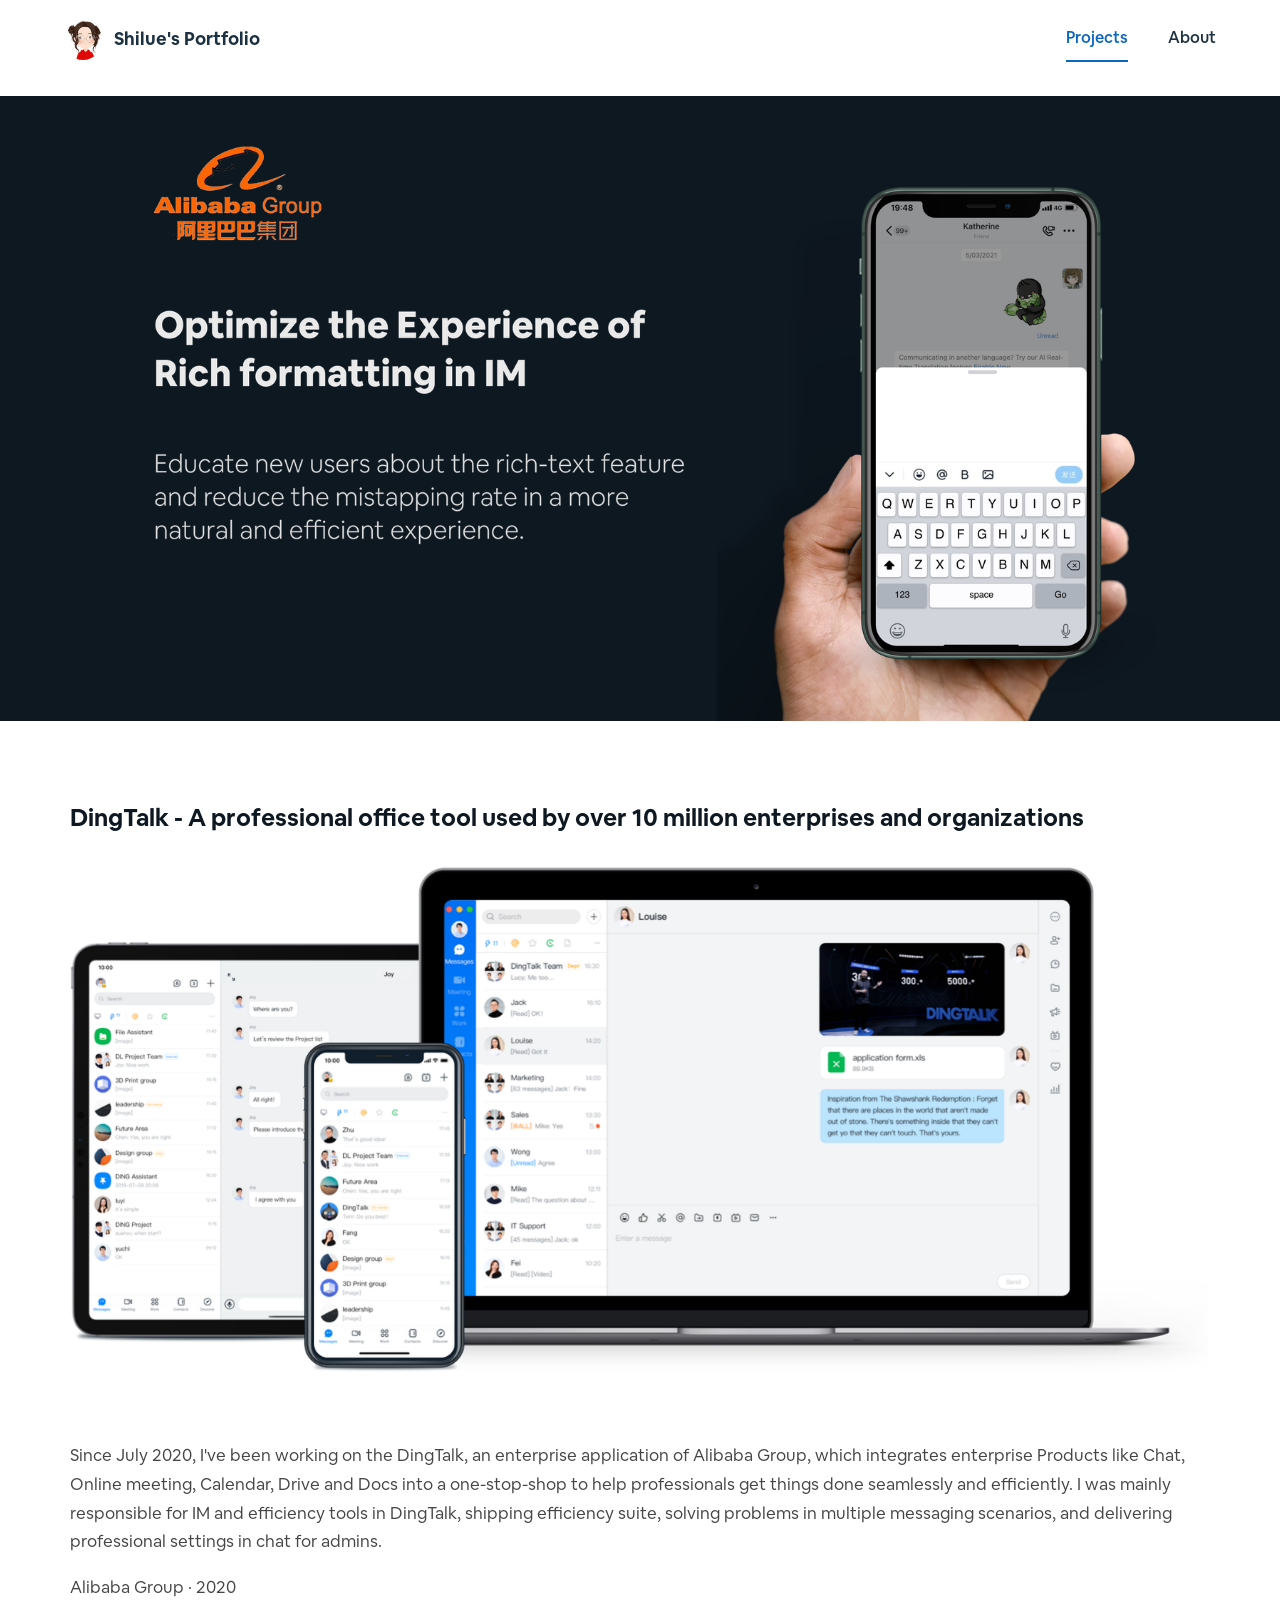
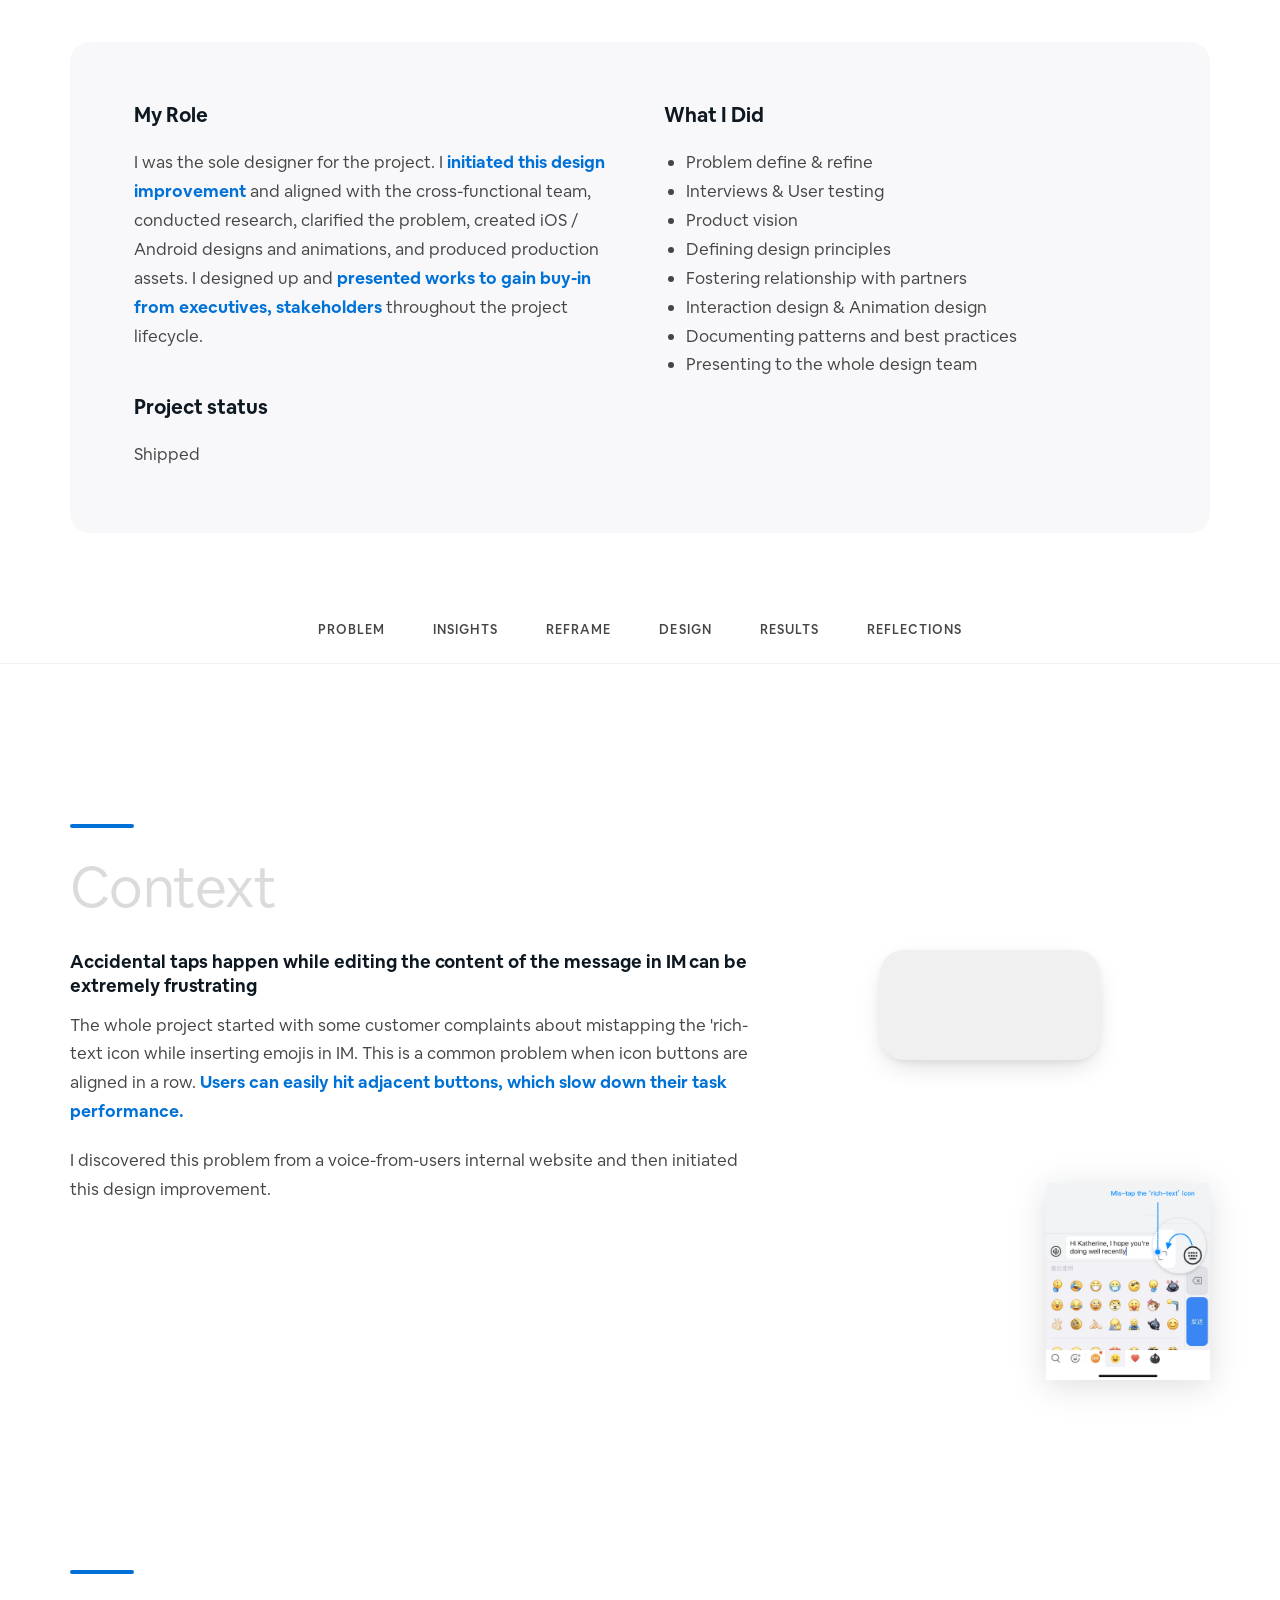
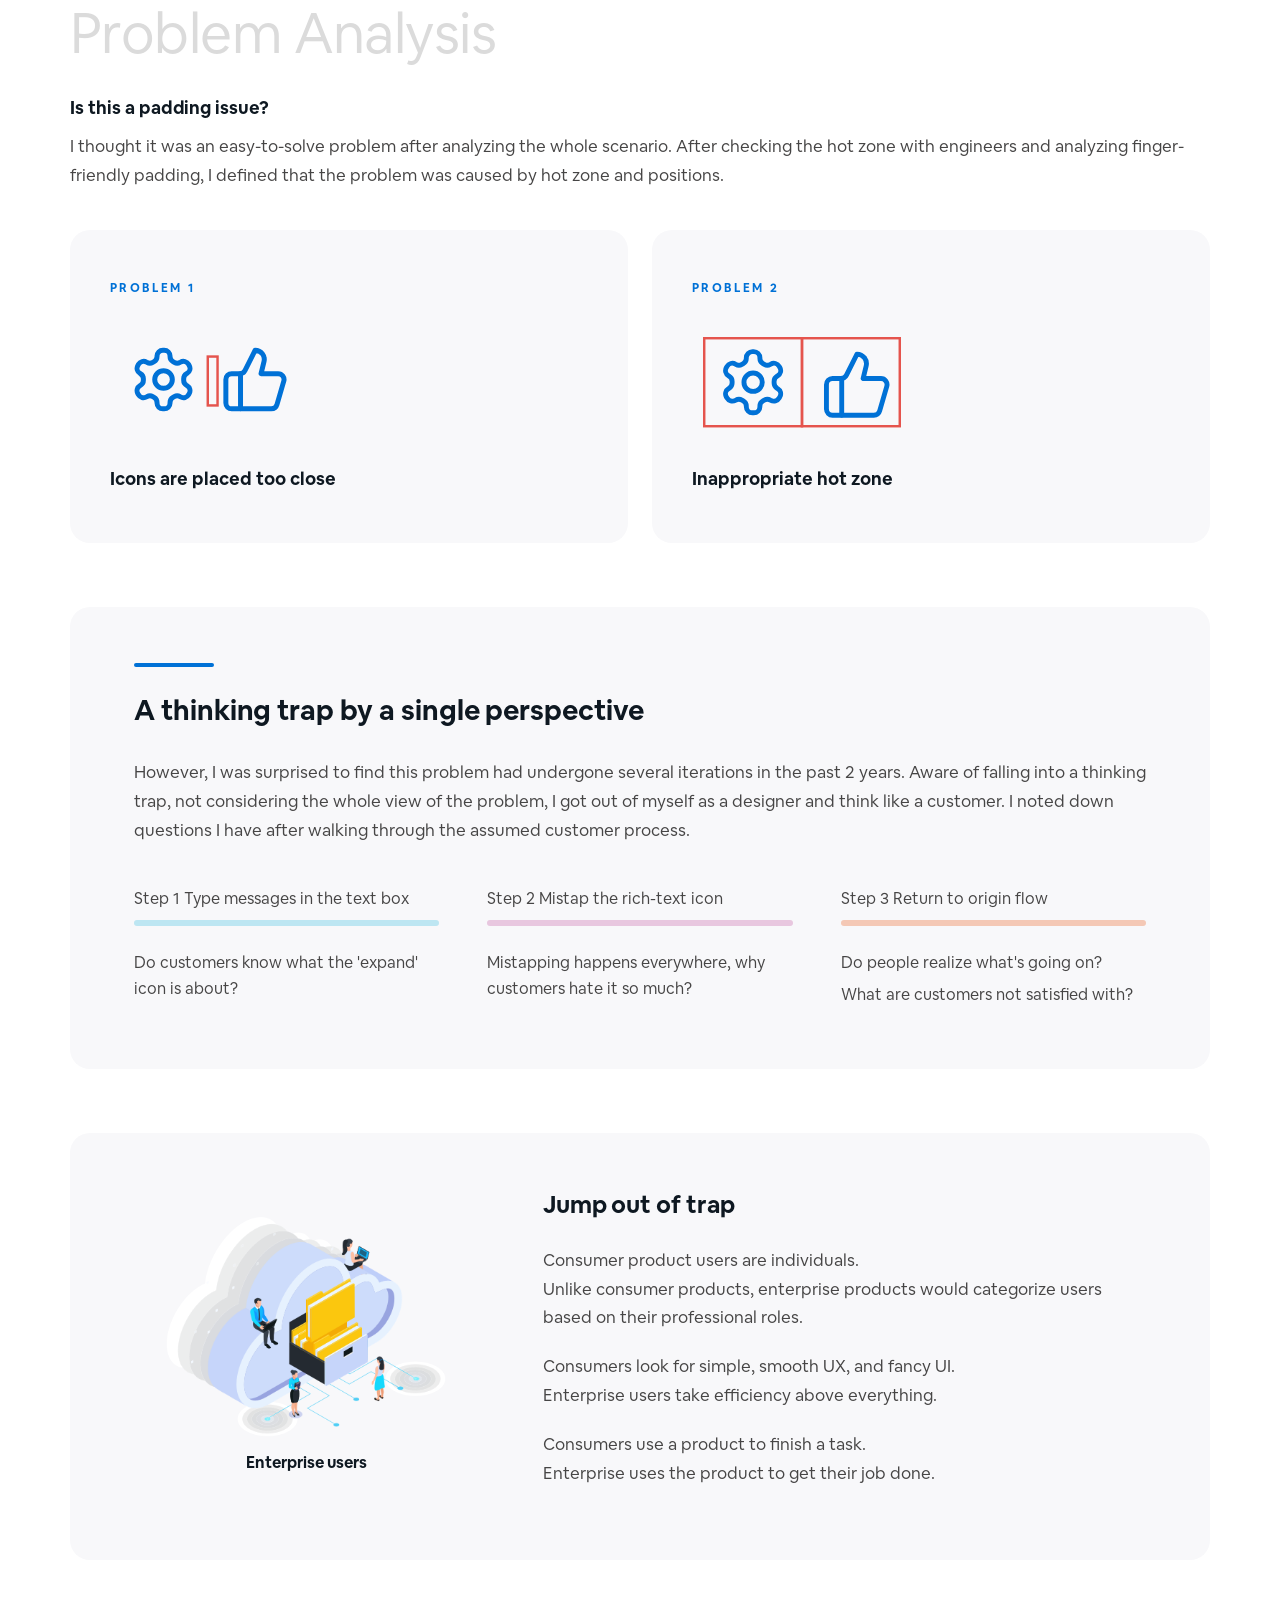
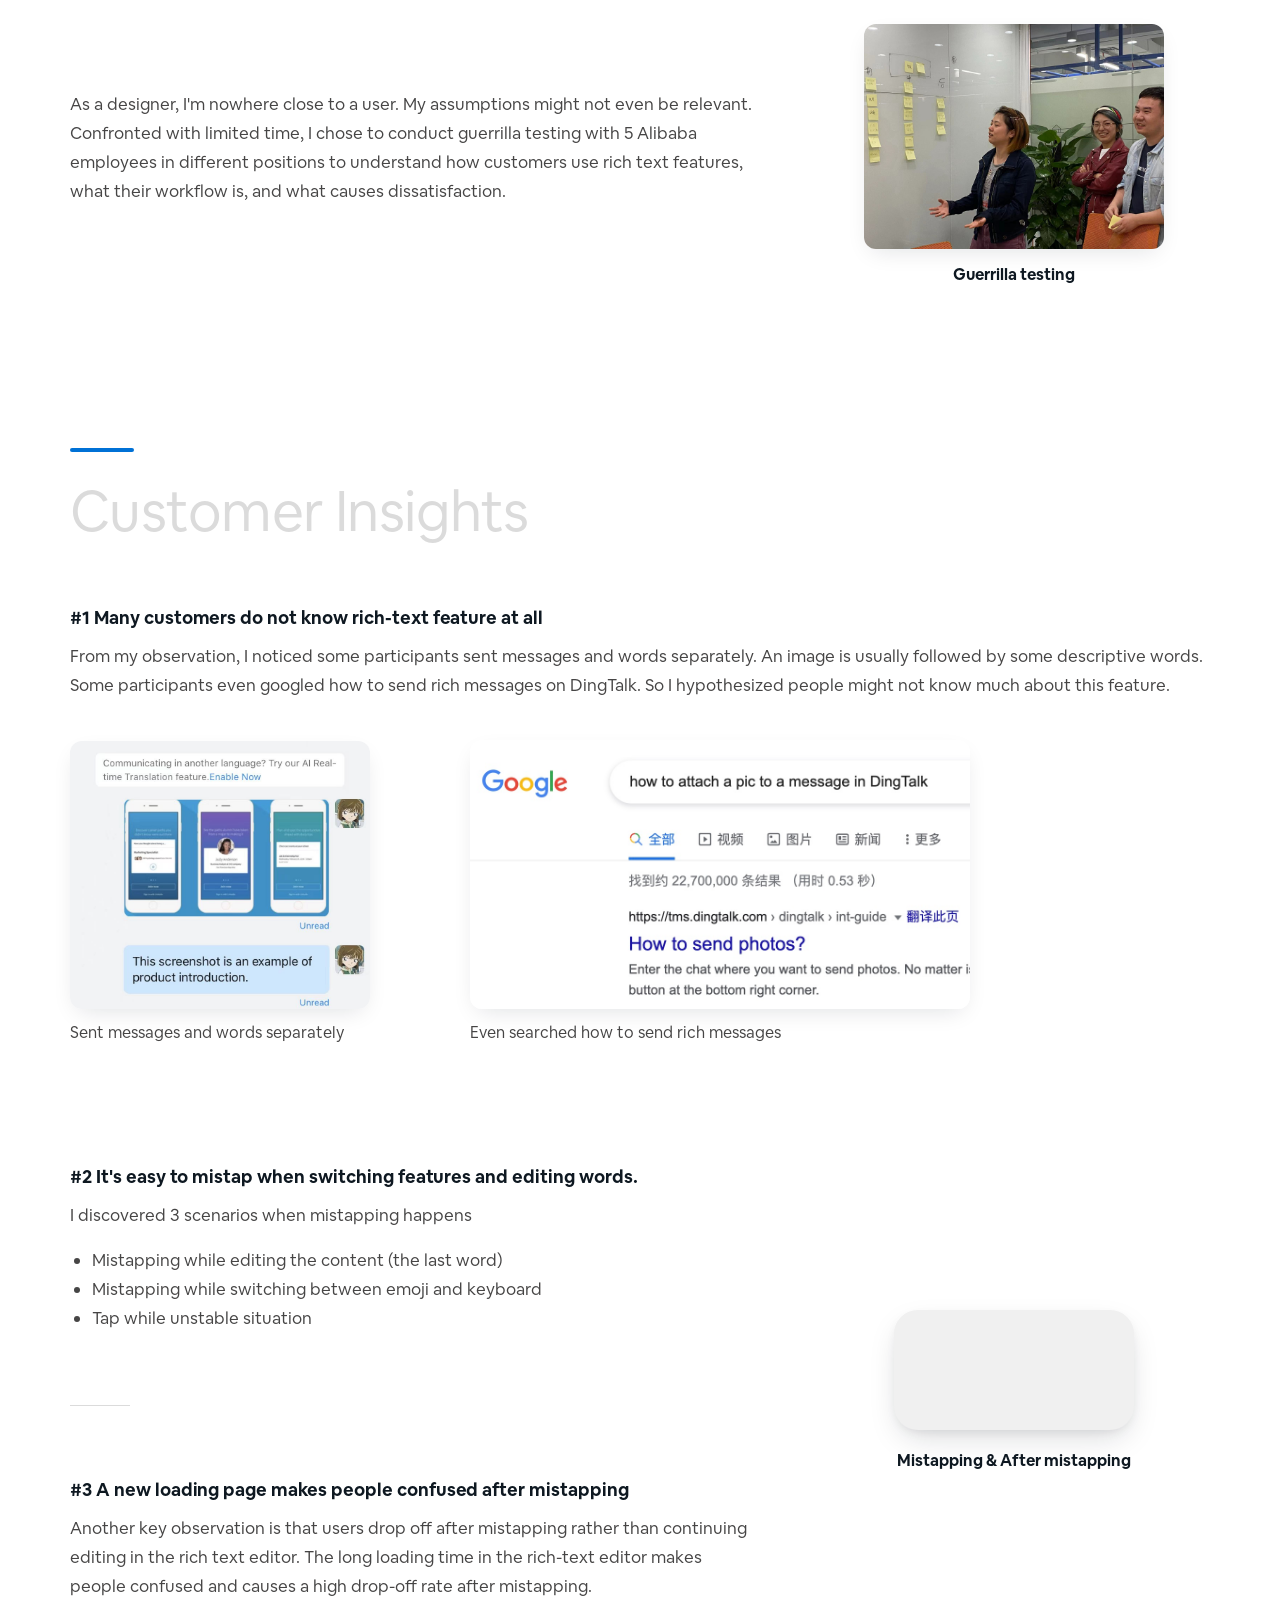
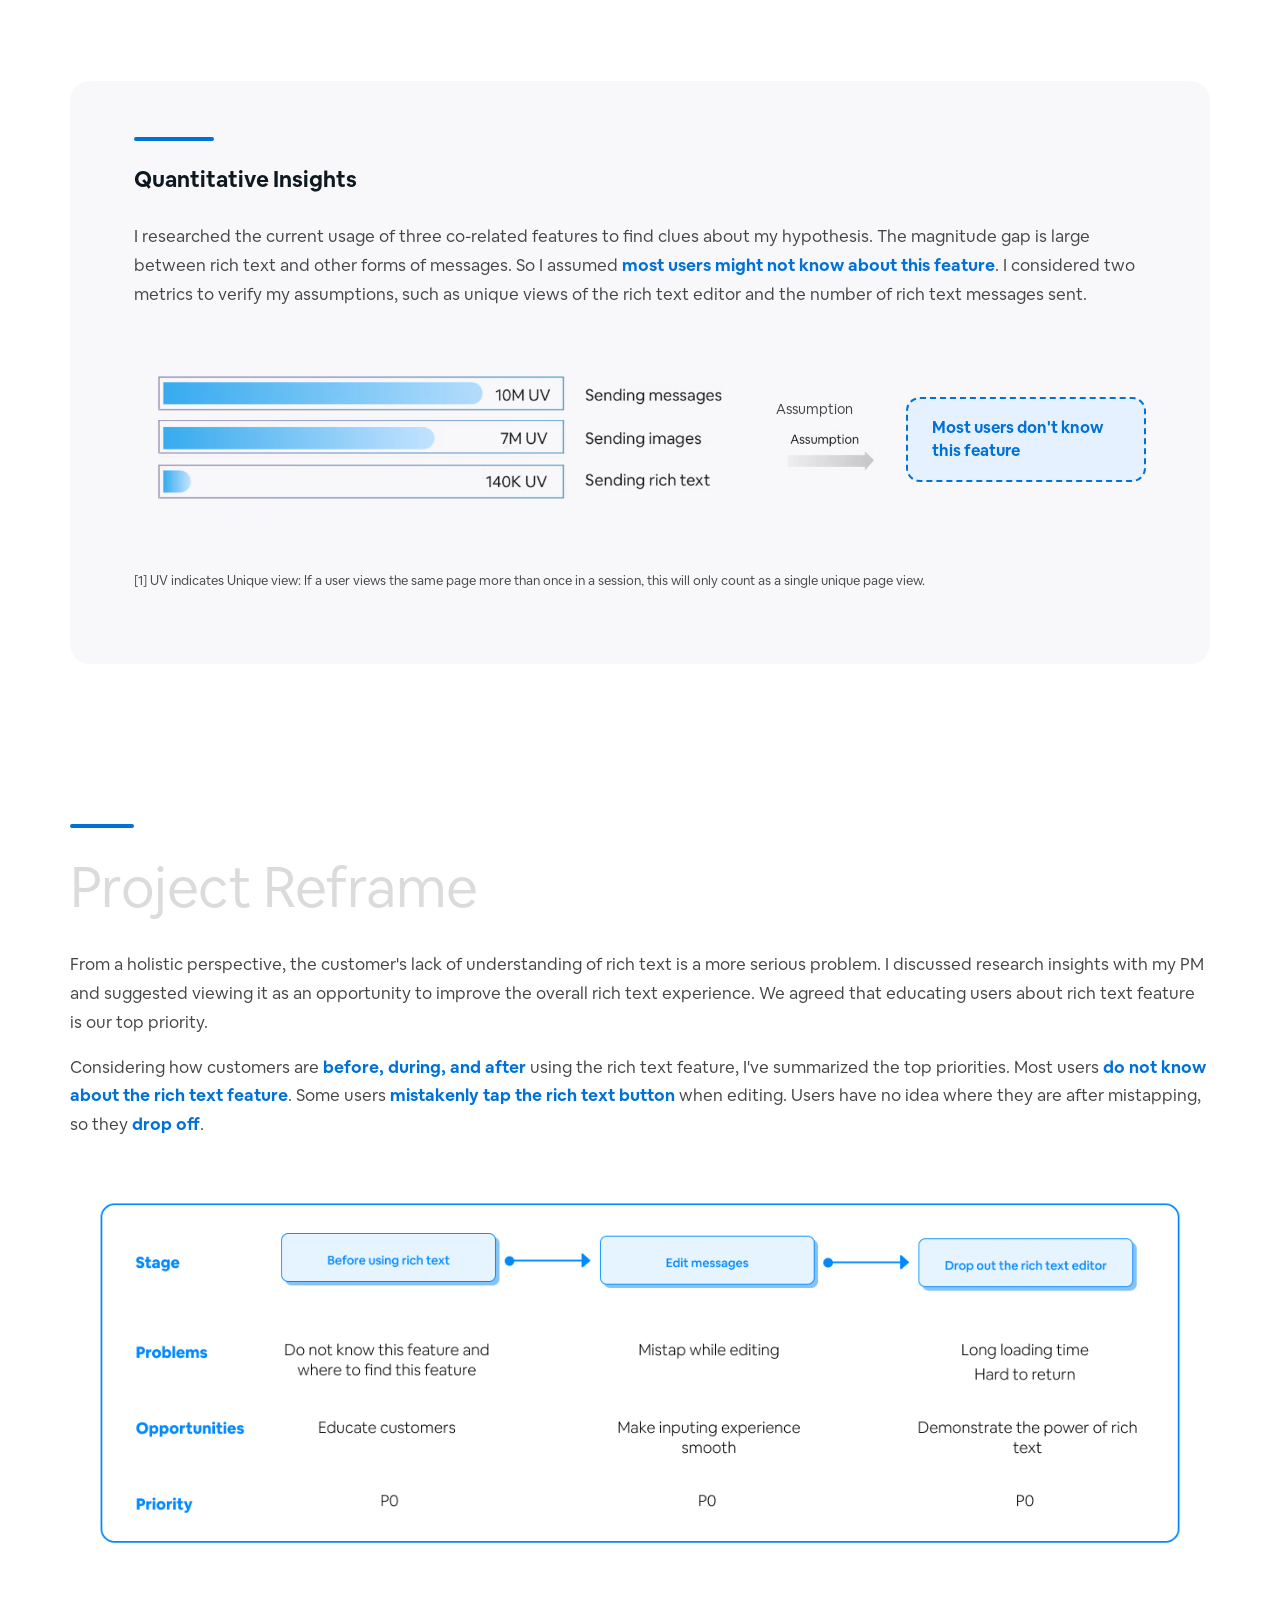
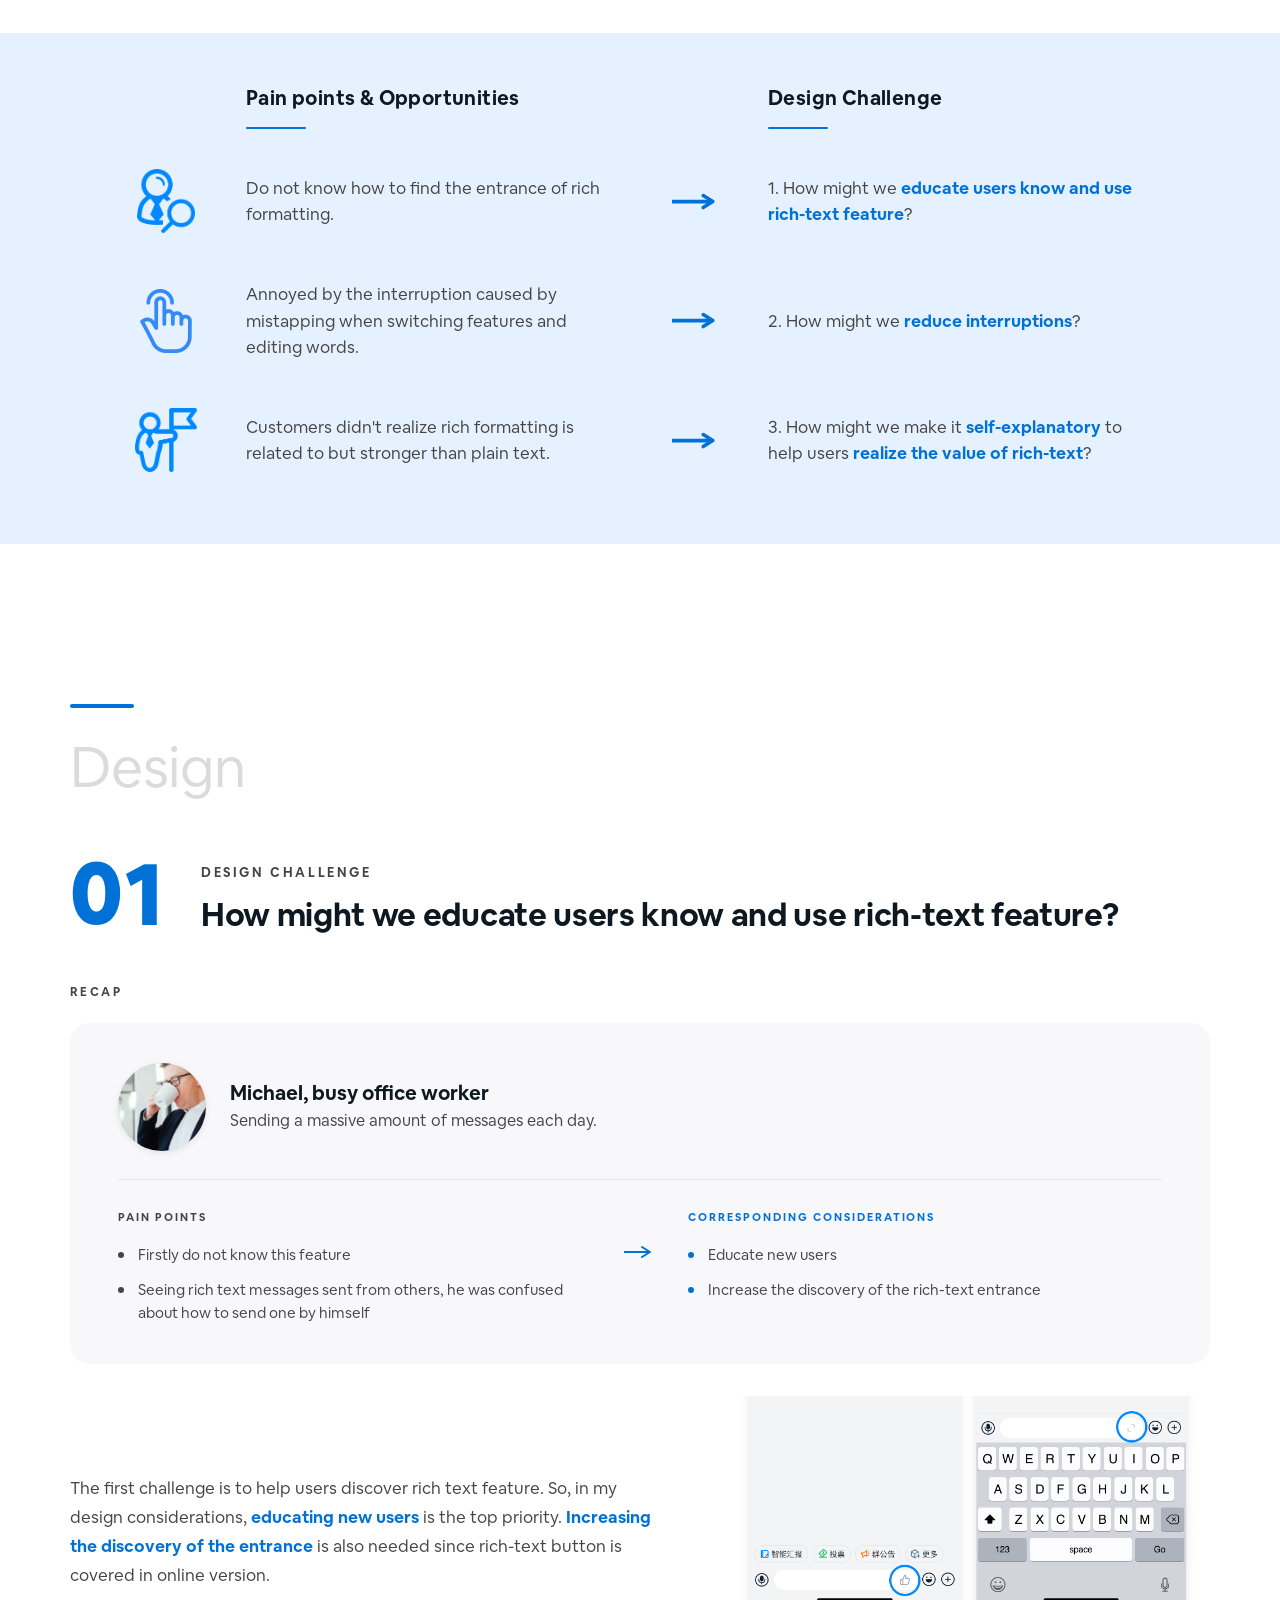
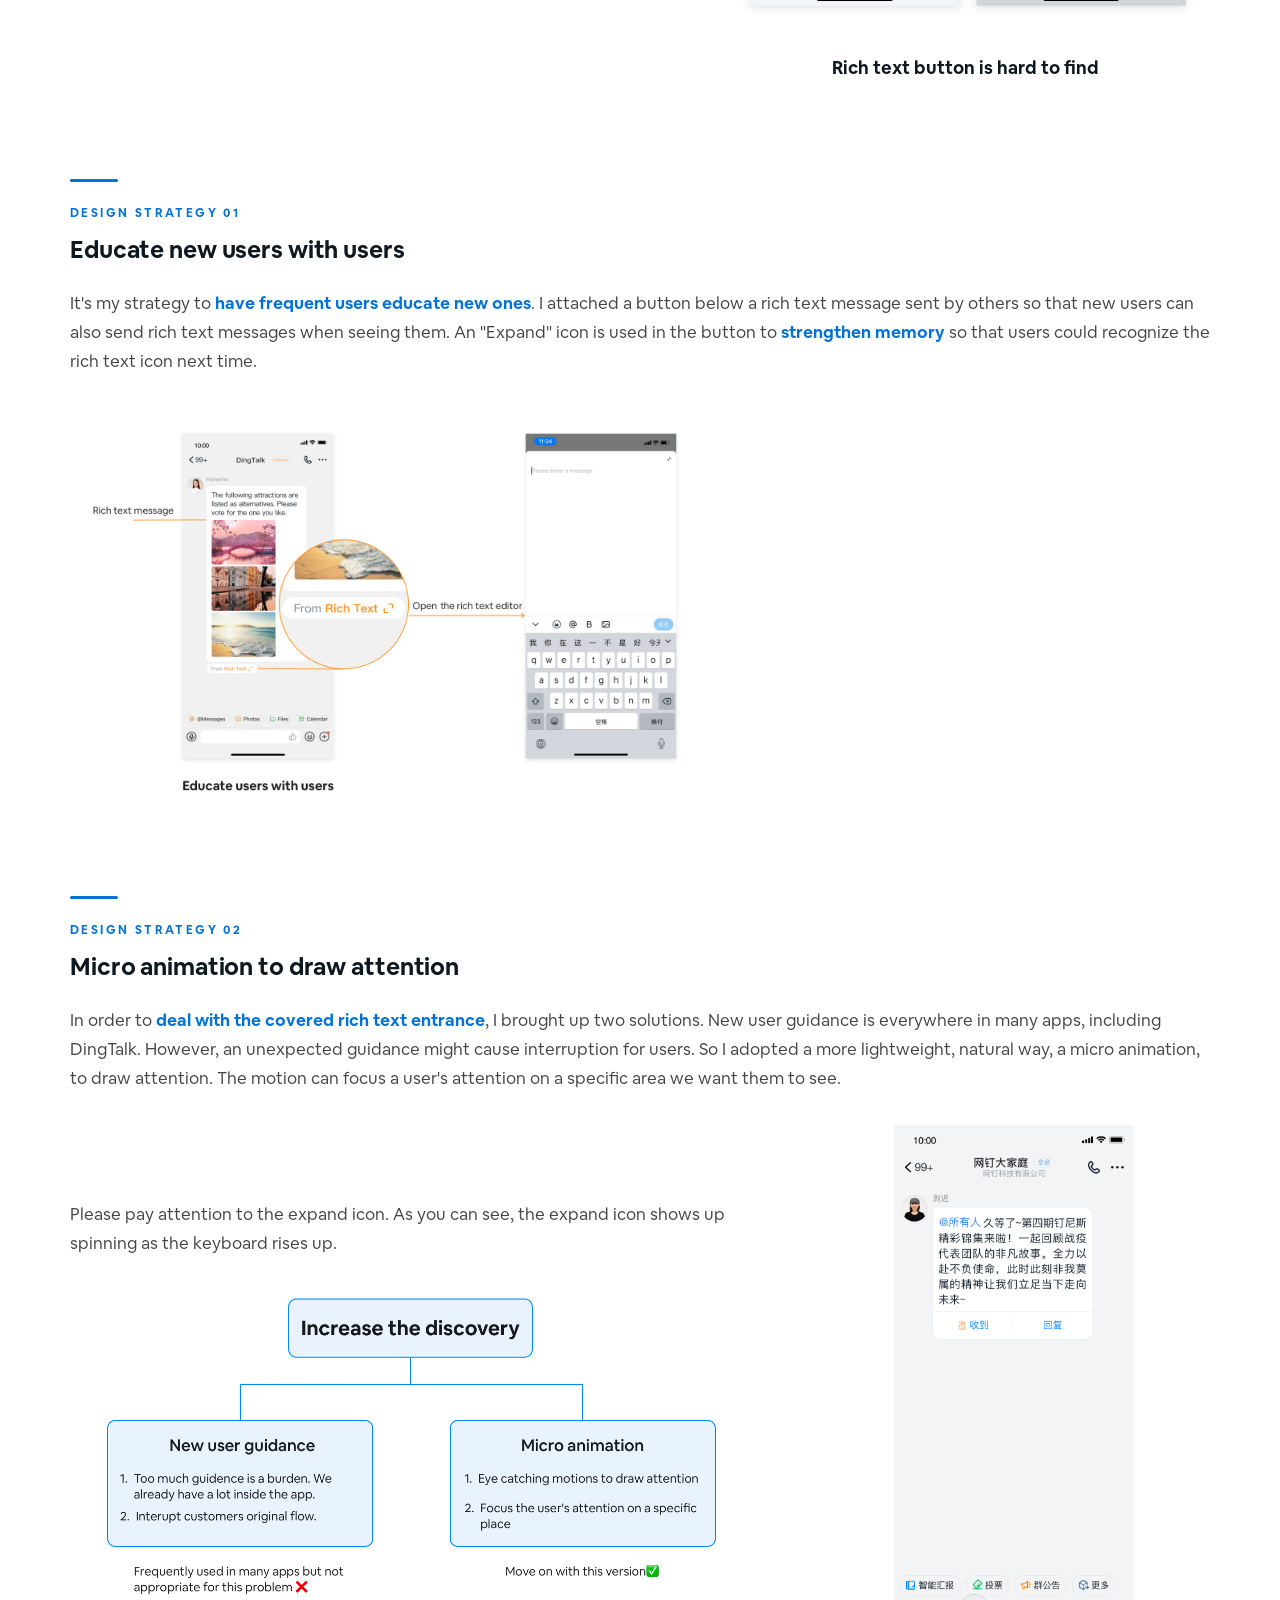
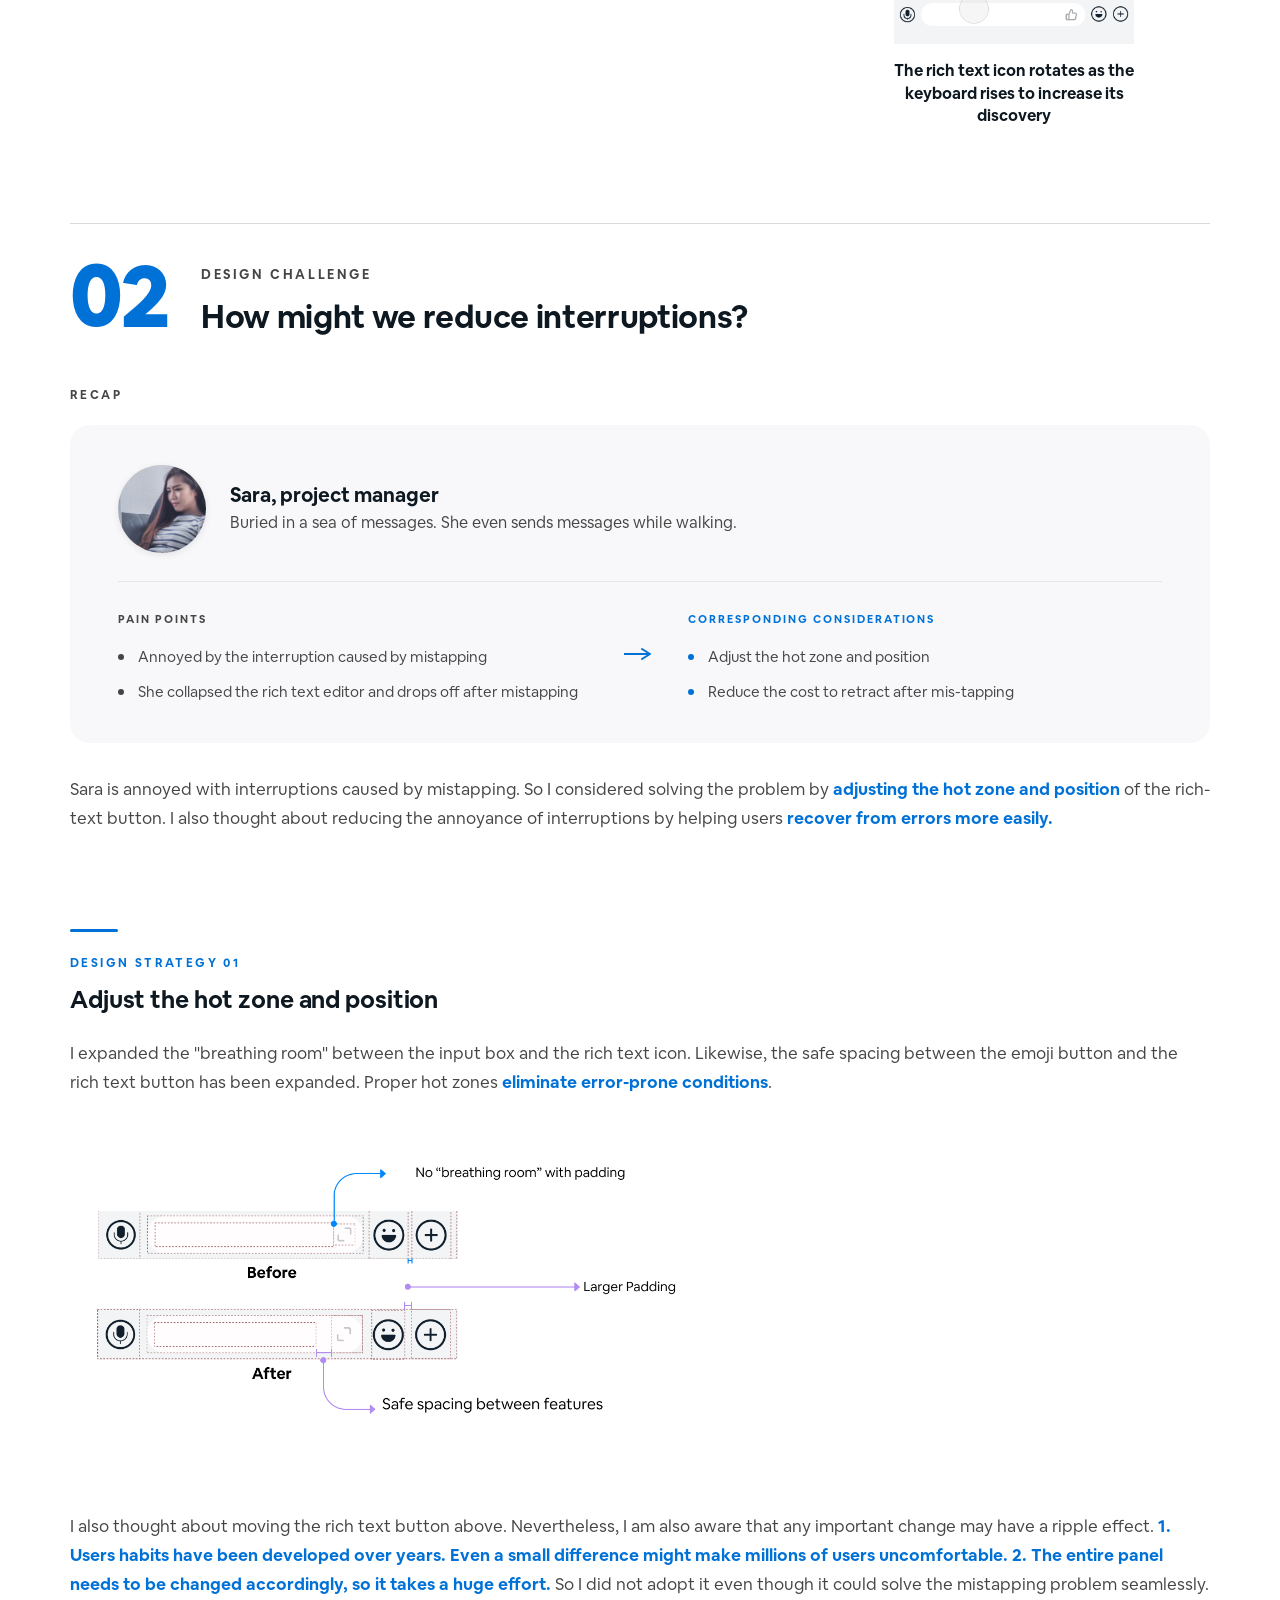
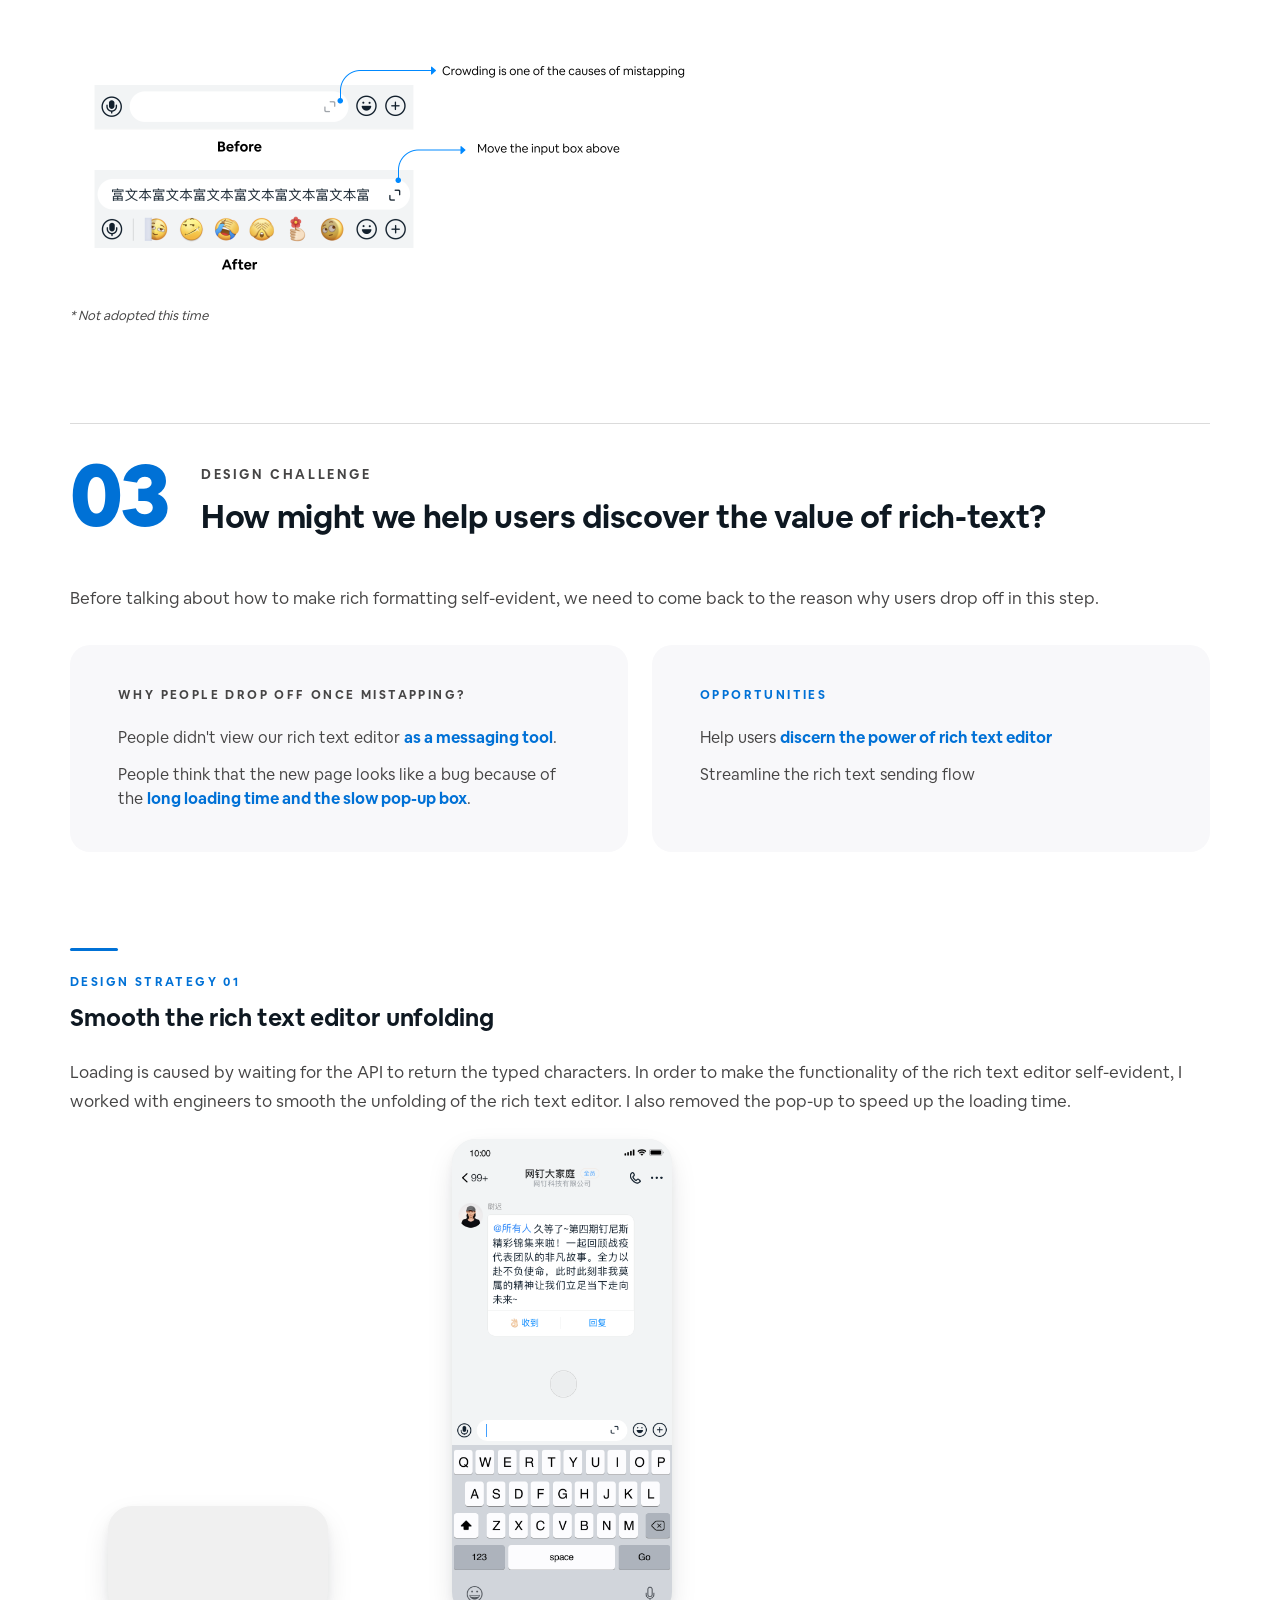
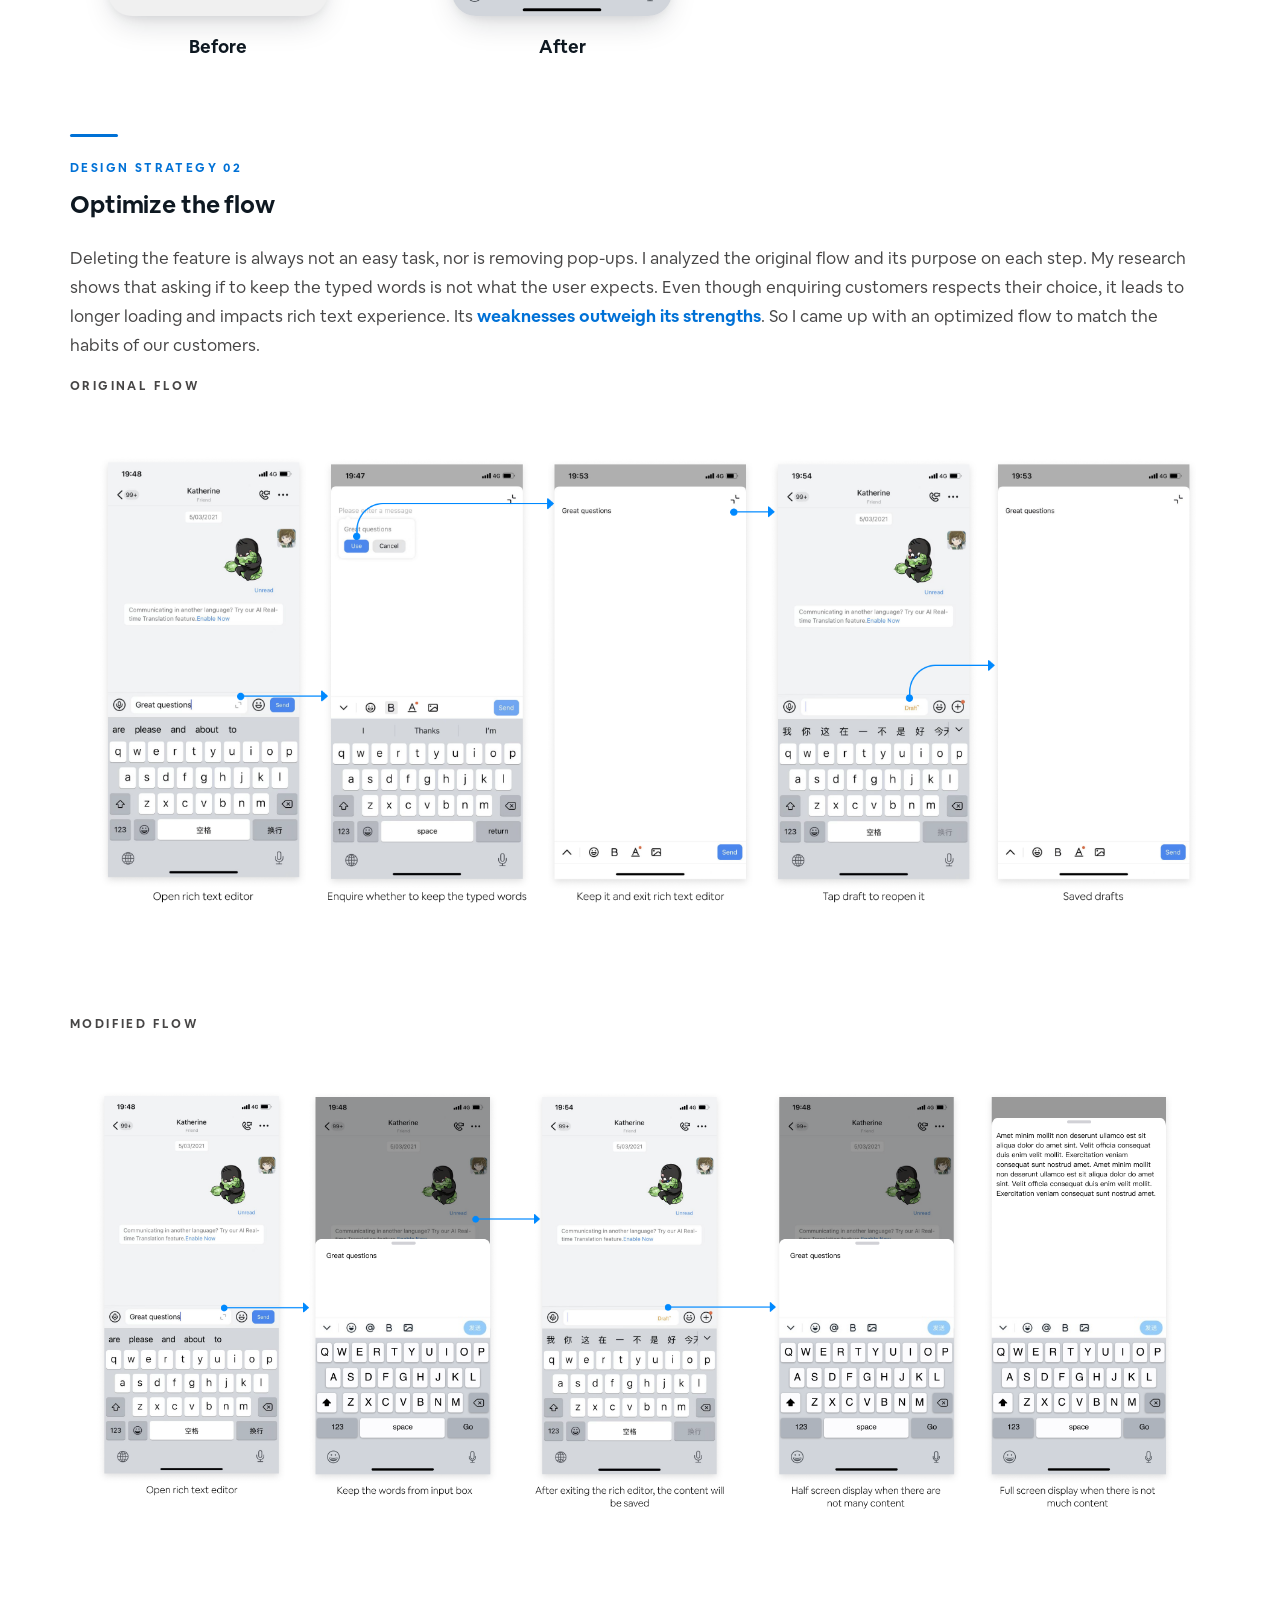
<file: projects/dingtalk.html>
<!DOCTYPE html>
<html lang="en">
<head>
  <meta charset="UTF-8" />
  <meta name="viewport" content="width=device-width, initial-scale=1.0" />
  <title>DingTalk | Shilue's Portfolio</title>
  <meta name="description" content="Optimize the experience of rich formatting in DingTalk IM — educate new users about the rich-text feature and reduce mistapping." />
  <link rel="icon" type="image/png" href="../images/avatar-header.png" />
  <link rel="preload" href="../fonts/AirbnbCereal_W_Bk.otf" as="font" type="font/otf" crossorigin>
  <link rel="preload" href="../fonts/AirbnbCereal_W_Bd.otf" as="font" type="font/otf" crossorigin>
  <link rel="preconnect" href="https://fonts.googleapis.com">
  <link rel="preconnect" href="https://fonts.gstatic.com" crossorigin>
  <link href="https://fonts.googleapis.com/css2?family=Inter:wght@300;400;500;600;700;800&display=swap" rel="stylesheet">
  <style>

/* ============ A11y baseline: focus-visible + reduced-motion ============ */
*:focus { outline: none; }
a:focus-visible, button:focus-visible, [tabindex]:focus-visible, .card:focus-visible {
  outline: 2px solid #0A66C2;
  outline-offset: 3px;
  border-radius: 4px;
}
@media (prefers-reduced-motion: reduce) {
  *, *::before, *::after {
    animation-duration: 0.01ms !important;
    animation-iteration-count: 1 !important;
    transition-duration: 0.01ms !important;
    scroll-behavior: auto !important;
  }
  video[autoplay] { display: none; }
}


@font-face { font-family: 'Airbnb Cereal App'; font-weight: 300; font-style: normal; src: url('../fonts/AirbnbCereal_W_Lt.otf') format('opentype'); font-display: swap; }
@font-face { font-family: 'Airbnb Cereal App'; font-weight: 400; font-style: normal; src: url('../fonts/AirbnbCereal_W_Bk.otf') format('opentype'); font-display: swap; }
@font-face { font-family: 'Airbnb Cereal App'; font-weight: 500; font-style: normal; src: url('../fonts/AirbnbCereal_W_Md.otf') format('opentype'); font-display: swap; }
@font-face { font-family: 'Airbnb Cereal App'; font-weight: 700; font-style: normal; src: url('../fonts/AirbnbCereal_W_Bd.otf') format('opentype'); font-display: swap; }
@font-face { font-family: 'Airbnb Cereal App'; font-weight: 800; font-style: normal; src: url('../fonts/AirbnbCereal_W_XBd.otf') format('opentype'); font-display: swap; }
@font-face { font-family: 'Airbnb Cereal App'; font-weight: 900; font-style: normal; src: url('../fonts/AirbnbCereal_W_Blk.otf') format('opentype'); font-display: swap; }

/* Fallback fonts sized to match Cereal metrics — reduces FOUT layout shift */
@font-face {
  font-family: 'Cereal-fallback';
  src: local('Arial');
  size-adjust: 102%;
  ascent-override: 92%;
  descent-override: 22%;
  line-gap-override: 0%;
}


:root{
  --c-text:#1C3142; --c-text-deep:#0E1821; --c-body:#464545;
  --c-l1:#DBDBDB;
  --c-blue:#0071D6;
  --c-bg:#FFFFFF; --c-container-bg:#F8F8FA;
  --c-callout-blue:#E5F1FF; --c-card-blue:#EFF5FE;
  --c-accent:#C24A3A;
  --font-sans:"Airbnb Cereal App","Cereal-fallback","Inter","-apple-system","BlinkMacSystemFont","Helvetica Neue",Arial,sans-serif;
  --container-width:1140px; --header-height:80px; --side-pad:0px;
  --gap-l1-top:160px; --gap-l1-bottom:32px;
  --gap-l2-top:64px; --gap-l2-bottom:16px;
  --gap-para:16px;
  --gap-text-to-img:40px; --gap-img-to-text:56px; --gap-img-to-img:48px;
  --gap-caption-to-img:16px;
  --gap-section-block:64px;
  --container-pad:64px;
}
*{box-sizing:border-box}
html{overflow-y:scroll;scroll-behavior:smooth}
html,body{margin:0;padding:0;background:var(--c-bg);color:var(--c-body);font-family:var(--font-sans);font-size:17px;font-weight:400;line-height:1.7;-webkit-font-smoothing:antialiased}
a{color:inherit;text-decoration:none}
a:hover{opacity:.85;transition:opacity .2s ease}
.brand:hover{opacity:1}
img{max-width:100%;display:block}

/* ============ Header ============ */
.site-header{position:fixed;top:0;left:0;right:0;width:100%;background:rgba(255,255,255,.94);backdrop-filter:saturate(180%) blur(8px);-webkit-backdrop-filter:saturate(180%) blur(8px);z-index:100;height:var(--header-height);display:flex;align-items:center;border-bottom:1px solid transparent;transition:background-color .35s cubic-bezier(.4,0,.2,1),backdrop-filter .35s cubic-bezier(.4,0,.2,1),-webkit-backdrop-filter .35s cubic-bezier(.4,0,.2,1),border-color .35s cubic-bezier(.4,0,.2,1),box-shadow .35s cubic-bezier(.4,0,.2,1),transform .35s cubic-bezier(.4,0,.2,1)}
.site-header.is-hidden{transform:translateY(-100%)}
body{padding-top:var(--header-height)}
.site-header.is-scrolled{background:rgba(255,255,255,.94)}
.site-header__inner{display:flex;align-items:center;justify-content:space-between;width:100%}
.brand{display:flex;align-items:center;gap:12px;font-size:18px;font-weight:700;color:var(--c-text)}
.brand-avatar{position:relative;width:38px;height:40px;flex-shrink:0}
.brand-avatar img{position:absolute;top:0;left:0;width:38px;height:40px;object-fit:cover;border-radius:50%;transition:opacity .2s ease,transform .4s cubic-bezier(.4,0,.2,1)}
.brand-avatar__hover{opacity:0}
.brand:hover .brand-avatar__default{opacity:0}
.brand:hover .brand-avatar__hover{opacity:1}
.brand:hover .brand-avatar img{transform:scale(1.05)}
.nav{display:flex;gap:60px;align-items:center}
.nav a{position:relative;display:inline-block;padding:6px 0;font-size:16px;font-weight:500;color:var(--c-text);transition:color .25s cubic-bezier(.4,0,.2,1)}
.nav a::after{content:"";position:absolute;left:0;bottom:0;width:100%;height:2px;background:currentColor;transform:scaleX(0);transform-origin:left center;transition:transform .35s cubic-bezier(.65,0,.35,1)}
.nav a:hover::after,.nav a.is-active::after{transform:scaleX(1)}
.nav a.is-active{color:#0A66C2}

.container{max-width:var(--container-width);margin:0 auto;padding-left:var(--side-pad);padding-right:var(--side-pad)}
.site-header > .container{padding-left:var(--side-pad);padding-right:var(--side-pad)}
/* ============ Anchor scroll offset (account for sticky header + section-nav) ============ */
main section[id]{scroll-margin-top:140px}
@media (max-width:768px){main section[id]{scroll-margin-top:110px}}


/* ============ Section navigation (sticky top bar below main header) ============ */
.section-nav{position:sticky;top:0;z-index:101;background:rgba(255,255,255,.92);backdrop-filter:saturate(160%) blur(20px);-webkit-backdrop-filter:saturate(160%) blur(20px);border-bottom:1px solid rgba(15,24,33,.06);margin:32px 0 0;transition:top .35s cubic-bezier(.4,0,.2,1),box-shadow .3s ease}
.section-nav.is-stuck{box-shadow:0 4px 20px -8px rgba(15,24,33,.10)}
.section-nav.below-header{top:var(--header-height)}

/* ============ Floating scroll progress + back-to-top ============ */
.scroll-progress{position:fixed;bottom:32px;right:32px;width:52px;height:52px;z-index:100;opacity:0;transform:translateY(20px);transition:opacity .35s ease,transform .35s ease;cursor:pointer;border:none;padding:0;background:transparent;pointer-events:none;-webkit-tap-highlight-color:transparent}
.scroll-progress.is-visible{opacity:1;transform:translateY(0);pointer-events:auto}
.scroll-progress__ring{position:absolute;inset:0;width:100%;height:100%;transform:rotate(-90deg);overflow:visible}
.scroll-progress__track{fill:none;stroke:rgba(15,24,33,.08);stroke-width:2}
.scroll-progress__fill{fill:none;stroke:var(--c-blue);stroke-width:2;stroke-linecap:round;transition:stroke-dashoffset .12s linear}
.scroll-progress__button{position:absolute;inset:4px;background:rgba(255,255,255,.92);backdrop-filter:saturate(180%) blur(10px);-webkit-backdrop-filter:saturate(180%) blur(10px);border-radius:50%;display:flex;align-items:center;justify-content:center;color:var(--c-text-deep);transition:background .25s ease,color .25s ease,transform .25s ease;box-shadow:0 4px 16px -4px rgba(15,24,33,.12),0 2px 6px -2px rgba(15,24,33,.06)}
.scroll-progress:hover .scroll-progress__button{background:var(--c-blue);color:#fff;transform:scale(1.06)}
.scroll-progress:active .scroll-progress__button{transform:scale(0.96)}
.scroll-progress__button svg{width:16px;height:16px;display:block}
@media (max-width:768px){.scroll-progress{bottom:20px;right:20px;width:44px;height:44px}}
.section-nav.is-sticky{box-shadow:0 2px 12px -6px rgba(15,24,33,.08)}
.section-nav__inner{display:flex;align-items:center;justify-content:center;gap:48px;max-width:var(--container-width);margin:0 auto;padding:14px var(--side-pad);overflow-x:auto;-webkit-overflow-scrolling:touch;scrollbar-width:none}
.section-nav__inner::-webkit-scrollbar{display:none}
.section-nav__link{font-size:13px;font-weight:500;color:var(--c-body);letter-spacing:0.08em;text-transform:uppercase;padding:8px 0;position:relative;transition:color .2s ease;white-space:nowrap;flex-shrink:0}
.section-nav__link:hover{color:var(--c-text-deep);opacity:1}
.section-nav__link.is-active{color:var(--c-blue);font-weight:700}
.section-nav__link.is-active::after{content:"";position:absolute;left:50%;bottom:-15px;transform:translateX(-50%);width:100%;height:2px;background:var(--c-blue);border-radius:2px}
@media (max-width:768px){.section-nav__inner{justify-content:flex-start;gap:28px;padding:12px 20px}.section-nav__link{font-size:12px;letter-spacing:0.06em}}

/* ============ Context media (video + callout overlay) ============ */
.context-media{position:relative;display:block;width:100%;min-height:460px;overflow:visible}
/* Video — UPPER layer (z-index 2), anchored top-left, covers left half of callout */
.context-video{position:relative;width:220px;max-width:60%;display:block;margin:0 110px 0 auto;border-radius:24px;box-shadow:0 10px 28px -8px rgba(15,24,33,.18),0 3px 10px -3px rgba(15,24,33,.10);z-index:2;background:#f0f0f0}
/* Callout image — SMALLER, LOWER layer (z-index 1), positioned so video overlaps left half of it */
.context-callout{position:absolute;right:0;left:auto;bottom:30px;width:140px;max-width:42%;display:block;background:transparent;z-index:1;filter:drop-shadow(0 6px 16px rgba(15,24,33,.14))}
@media (max-width:768px){
  .context-media{display:flex;flex-direction:column;min-height:auto;align-items:center;gap:0}
  .context-video{width:200px;max-width:70%;margin:0 auto}
  .context-callout{position:static;width:140px;max-width:50%;align-self:flex-end;margin-top:-30px;left:auto;bottom:auto}
}

/* ============ Cover ============ */
.cs-cover-wrap{background:var(--c-text-deep);width:100%;display:flex;justify-content:center;margin-top:16px}
.cs-cover{max-width:var(--container-width);width:100%;margin:0 auto;display:block}
.cs-cover img{width:100%;height:auto;display:block}

/* ============ Heading hierarchy ============
 * L1 (56px gray)   — Page section break: Context, Problem Analysis, Customer Insights, etc.
 * L2 (28px bold dark) — Module title: "#1 Many customers do not know..." or "Quantitative Insights"
 * L2-c (28px bold dark, centered) — Centered module title: "Is this a padding issue?", "A thinking trap...", "Jump out of trap"
 * L3 (24px bold dark) — Sub-heading: text-img copy heading
 * L4 (18-20px bold dark) — Small heading
 */
.l1{font-family:var(--font-sans);font-weight:400;font-size:56px;color:var(--c-l1);margin:var(--gap-l1-top) 0 var(--gap-l1-bottom);letter-spacing:-0.01em;line-height:1.1;padding-top:32px;position:relative}
.l1::before{content:"";position:absolute;top:0;left:0;width:64px;height:4px;background:var(--c-blue);border-radius:2px}
.l2{font-family:var(--font-sans);font-weight:700;font-size:22px;color:var(--c-text-deep);margin:var(--gap-l2-top) 0 var(--gap-l2-bottom);line-height:1.35;letter-spacing:-0.002em}
.l2--center{text-align:center;margin-left:auto;margin-right:auto;max-width:900px}
.l3,.text-img__copy h3.l3{font-family:var(--font-sans);font-weight:700;font-size:18px;color:var(--c-text-deep);margin:0 0 12px;line-height:1.35;letter-spacing:-0.002em}
.l3--blue,.text-img__copy h3.l3--blue{color:var(--c-blue)}
.l4{font-family:var(--font-sans);font-weight:700;font-size:20px;color:var(--c-text-deep);margin:0 0 8px;line-height:1.3}
.l1 + .l2,.l1 + .l3{margin-top:8px}
.l1 + .text-img,.l1 + .p{margin-top:8px}

.p{margin:0 0 var(--gap-para);font-weight:400;color:var(--c-body)}
.p strong{color:var(--c-blue);font-weight:700}
.p strong.dark{color:var(--c-text-deep);font-weight:700}
.p .link-blue,.text-img__copy p .link-blue{color:var(--c-blue);font-weight:700;text-decoration:none}

/* ============ Centered subtitle (DingTalk - A professional...) ============ */
.cs-subtitle{text-align:left;font-size:24px;font-weight:700;color:var(--c-text-deep);margin:80px 0 32px;line-height:1.4}

/* ============ Project meta gray box ============ */
.cs-meta-box{background:var(--c-container-bg);border-radius:20px;padding:56px 64px;margin:40px auto var(--gap-section-block);max-width:var(--container-width);display:grid;grid-template-columns:1fr 1fr;gap:48px}
.cs-meta-col{display:flex;flex-direction:column;gap:8px}
.cs-meta-h{font-size:20px;font-weight:700;color:var(--c-text-deep);margin:24px 0 8px}
.cs-meta-h:first-child{margin-top:0}
.cs-meta-p{font-size:17px;line-height:1.7;color:var(--c-body);margin:0 0 8px;font-weight:400}
.cs-meta-p strong{color:var(--c-blue);font-weight:700}
.cs-meta-list{list-style:disc;padding-left:22px;margin:0;font-size:17px;line-height:1.7;color:var(--c-body);font-weight:400}
.cs-meta-list strong{color:var(--c-blue);font-weight:700}

/* ============ Image blocks ============ */
.img{margin:var(--gap-text-to-img) auto var(--gap-img-to-text);text-align:center;max-width:var(--container-width)}
.img img{display:inline-block;max-width:100%;height:auto;border-radius:8px}
.img--wide{max-width:1424px}
.img--noradius img{border-radius:0}
.img--phone img{border-radius:24px;box-shadow:0 12px 32px -8px rgba(15,24,33,.18),0 4px 12px -4px rgba(15,24,33,.10)}
.img__caption{font-size:20px;font-weight:700;color:var(--c-text-deep);text-align:center;margin:0 0 var(--gap-caption-to-img);font-family:var(--font-sans)}
.img__caption--blue{color:var(--c-blue)}
.img-caption-below{font-size:16px;font-weight:400;color:var(--c-body);text-align:center;margin:16px auto 0}

/* ============ 2-col captioned ============ */
.two-col{display:grid;grid-template-columns:1fr 1fr;gap:64px;max-width:var(--container-width);margin:var(--gap-text-to-img) auto var(--gap-img-to-text);align-items:end}
.two-col__item{text-align:center}
.two-col__title{font-size:20px;font-weight:700;color:var(--c-text-deep);margin:0 0 16px}
.two-col__item img{display:inline-block;max-width:100%;height:auto}
.two-col__caption{font-size:16px;color:var(--c-body);margin:12px 0 0;line-height:1.5}

/* ============ Text-image side-by-side ============ */
.text-img{display:grid;grid-template-columns:5fr 6fr;gap:64px;max-width:var(--container-width);margin:var(--gap-l2-top) auto var(--gap-l2-top);align-items:start}
.text-img__copy .l2{margin-top:0}
.l2 + .text-img{margin-top:var(--gap-l2-bottom)}
.text-img--tight{margin-top:24px;margin-bottom:32px}
.text-img--imgleft .text-img__media{order:0}
.text-img--imgleft .text-img__copy{order:1}
.text-img__copy h3{font-size:24px;font-weight:700;color:var(--c-text-deep);margin:0 0 24px}
.text-img__copy p{font-size:17px;line-height:1.7;color:var(--c-body);margin:0 0 16px;font-weight:400}
.text-img__copy p strong{color:var(--c-blue);font-weight:700}
.text-img__copy p + p{margin-top:20px}
.text-img__copy ul{list-style:disc;padding-left:22px;margin:8px 0 0;font-size:17px;line-height:1.7;color:var(--c-body);font-weight:400}
.text-img__media img{width:100%;height:auto}
.text-img__media{text-align:center}

/* ============ Bullet list ============ */
.bullet-list{list-style:disc;padding-left:24px;margin:8px 0 0;font-size:17px;line-height:1.7;color:var(--c-body);max-width:var(--container-width);font-weight:400}
.bullet-list li{margin:0 0 12px}

/* ============ Light gray container (Thinking trap, Jump out of trap, Quantitative Insights) ============ */
.gray-block{background:var(--c-container-bg);border-radius:20px;padding:56px 64px;margin:var(--gap-l2-top) auto 0;max-width:var(--container-width)}
.gray-block__title{font-size:22px;font-weight:700;letter-spacing:-0.002em;color:var(--c-text-deep);text-align:left;margin:0 0 24px;padding-top:24px;position:relative}
.gray-block__title::before{content:"";position:absolute;top:0;left:0;width:80px;height:4px;background:var(--c-blue);border-radius:2px}
.gray-block__title--blue{color:var(--c-blue)}

/* ============ Quantitative chart layout ============ */
.quant-row{display:grid;grid-template-columns:minmax(0,1fr) auto auto;gap:32px;align-items:center;margin-top:32px}
.quant-bars{display:flex;flex-direction:column;gap:18px}
.quant-bar-row{display:grid;grid-template-columns:280px 1fr;gap:20px;align-items:center}
.quant-bar{position:relative;height:30px;background:#fff;border:1px solid #E0E6EE;border-radius:6px;overflow:hidden}
.quant-bar__fill{position:absolute;left:0;top:0;bottom:0;background:linear-gradient(90deg,#9DD7F2 0%,#4FBFE8 100%);border-radius:5px;display:flex;align-items:center;justify-content:flex-end;padding-right:12px;font-size:14px;font-weight:600;color:#0E1821}
.quant-bar__label{font-size:16px;color:var(--c-body);font-weight:400}
.quant-arrow{display:flex;flex-direction:column;align-items:center;gap:8px;color:var(--c-body);font-size:14px;font-weight:400}
.quant-arrow svg{width:80px;height:auto}
.quant-badge{background:#E5F1FF;border:2px dashed var(--c-blue);border-radius:14px;padding:18px 24px;font-size:16px;font-weight:700;color:var(--c-blue);max-width:240px;line-height:1.4}

/* ============ 3-step layout (Step 1 / 2 / 3 in Thinking Trap) ============ */
.steps-3{display:grid;grid-template-columns:repeat(3,1fr);gap:32px;margin:24px 0 0}
.steps-3__step{}
.steps-3__num{font-size:14px;color:var(--c-blue);font-weight:700;border-top:2px solid var(--c-blue);padding-top:8px;margin-bottom:8px}
.steps-3__title{font-size:16px;font-weight:700;color:var(--c-text-deep);margin:0 0 8px}
.steps-3__qs{margin:8px 0 0;padding:0;list-style:none;font-size:14px;color:var(--c-body);line-height:1.6;font-weight:400}
.steps-3__qs li{margin:0 0 4px}

/* ============ "Is this a padding issue" 2 hypothesis cards ============ */
.icon-row{display:grid;grid-template-columns:1fr 1fr;gap:24px;margin:40px 0 0}
.icon-row__item{display:flex;flex-direction:column;align-items:flex-start;justify-content:flex-start;background:var(--c-container-bg);border-radius:20px;padding:48px 40px;text-align:left;min-height:280px}
.icon-row__label{font-size:12px;font-weight:700;color:var(--c-blue);letter-spacing:0.2em;text-transform:uppercase;margin:0 0 28px}
.icon-row__icon{flex:1;display:flex;align-items:center;justify-content:flex-start;width:100%}
.icon-row__item svg{display:block;margin:0;height:110px;width:auto}
.icon-row__caption{font-size:18px;font-weight:700;color:var(--c-text-deep);margin:28px 0 0}

/* ============ Steps 3 (thinking-trap) — colored bars, no gray bg ============ */
.steps-3--bare{display:grid;grid-template-columns:repeat(3,1fr);gap:48px;max-width:var(--container-width);margin:48px auto 0}
.steps-3--bare .steps-3__title-row{font-size:16px;color:var(--c-body);font-weight:400;margin:0 0 8px}
.steps-3--bare .steps-3__bar{height:6px;border-radius:3px;margin:6px 0 24px}
.steps-3--bare .steps-3__bar--c1{background:#BDE6F2}
.steps-3--bare .steps-3__bar--c2{background:#E8C7DF}
.steps-3--bare .steps-3__bar--c3{background:#F4C8B5}
.steps-3--bare .steps-3__qs{margin:0;padding:0;list-style:none;font-size:16px;color:var(--c-body);line-height:1.6;font-weight:400}
.steps-3--bare .steps-3__qs li{margin:0 0 6px}

/* ============ Pain points & Design Challenge mapping (FULL WIDTH) ============ */
.pp-dc-wrap{background:var(--c-callout-blue);width:100%;margin:var(--gap-text-to-img) 0;padding:48px 0}
.pp-dc{padding:0 64px;margin:0 auto;max-width:var(--container-width)}
.pp-dc__head{display:grid;grid-template-columns:80px 1fr 80px 1fr;gap:32px;margin-bottom:16px;align-items:end}
.pp-dc__h{position:relative;font-size:20px;font-weight:700;color:var(--c-text-deep);margin:0;padding-bottom:14px;letter-spacing:0.02em}
.pp-dc__h::after{content:"";position:absolute;left:0;bottom:0;width:60px;height:2px;background:var(--c-blue);border-radius:2px}
.pp-dc__row{display:grid;grid-template-columns:80px 1fr 80px 1fr;gap:32px;align-items:center;padding:24px 0}
.pp-dc__row + .pp-dc__row{border-top:0}
.pp-dc__icon{display:flex;align-items:center;justify-content:center;width:64px;height:64px}
.pp-dc__icon svg, .pp-dc__icon img{display:block;width:64px;height:64px;object-fit:contain}
.pp-dc__cell{font-size:17px;color:var(--c-body);line-height:1.55;font-weight:400}
.pp-dc__cell strong{color:var(--c-blue);font-weight:700}
.pp-dc__arrow{display:flex;align-items:center;justify-content:center}
.pp-dc__arrow svg{width:48px;height:auto;display:block}

/* ============ Recap callout for Design Challenges ============ */
.recap-row-img{display:grid;grid-template-columns:80px 1fr;gap:24px;align-items:center;margin:24px 0}
.recap-row-img__label{font-weight:700;font-size:18px;color:var(--c-text-deep);text-align:left}
.recap-row-img img{width:100%;height:auto;display:block}

/* ============ Design solution block ============ */
.solution-tag{display:inline-block;border-left:5px solid var(--c-text-deep);padding:0 0 0 14px;font-size:24px;font-weight:700;color:var(--c-text-deep);margin:48px 0 20px;line-height:1.3}

/* ============ Before/After side-by-side (phone frames) ============ */
.ba-grid{display:grid;grid-template-columns:1fr 1fr;gap:48px;margin:24px 0;align-items:end;max-width:640px}
.ba-grid__item{display:flex;flex-direction:column;align-items:center;gap:16px}
.ba-grid__media{width:100%;display:flex;justify-content:center}
.ba-grid__media video,.ba-grid__media img{width:100%;max-width:220px;height:auto;display:block;border-radius:24px;box-shadow:0 12px 32px -8px rgba(15,24,33,.18),0 4px 12px -4px rgba(15,24,33,.10);background:#f0f0f0}
.ba-grid__label{font-size:18px;font-weight:700;color:var(--c-text-deep);margin:0;text-align:center}
@media (max-width:768px){.ba-grid{grid-template-columns:1fr;gap:32px}}

/* ============ Design Challenge (staff-designer refined) ============ */
.dc-chapter{margin:96px 0 48px;padding-top:40px;border-top:1px solid var(--c-l1);display:grid;grid-template-columns:auto 1fr;gap:32px;align-items:start}
.l1 + .dc-chapter,.l1 + * + .dc-chapter{border-top:none;padding-top:0;margin-top:64px}
.dc-chapter__num{font-family:var(--font-sans);font-size:88px;font-weight:800;color:var(--c-blue);line-height:0.85;letter-spacing:-0.04em;font-feature-settings:"tnum";margin:-6px 0 0}
.dc-chapter__body{display:flex;flex-direction:column;gap:12px;padding-top:0}
.dc-chapter__overline{font-size:13px;font-weight:700;color:var(--c-body);letter-spacing:0.2em;text-transform:uppercase;margin:0}
.dc-chapter__title{font-family:var(--font-sans);font-size:32px;font-weight:700;color:var(--c-text-deep);line-height:1.2;letter-spacing:-0.01em;margin:0}
.dc-overline{font-size:12px;font-weight:700;color:var(--c-body);letter-spacing:0.2em;text-transform:uppercase;margin:0 0 20px}
.dc-overline--blue{color:var(--c-blue)}
.dc-recap-clean{margin:0 0 56px}
.dc-recap-clean img{width:100%;height:auto;display:block;border-radius:16px;box-shadow:0 8px 24px -12px rgba(15,24,33,.08)}

/* ============ Refined Recap card (persona + mapping) ============ */
.recap-card{background:var(--c-container-bg);border-radius:20px;padding:40px 48px;margin:0 0 24px}
.recap-persona{display:grid;grid-template-columns:auto 1fr;gap:24px;align-items:center;padding-bottom:28px;border-bottom:1px solid rgba(15,24,33,.08)}
.recap-persona__photo{width:88px;height:88px;border-radius:50%;overflow:hidden;flex-shrink:0;background:var(--c-l1);box-shadow:0 2px 8px -2px rgba(15,24,33,.15)}
.recap-persona__photo img{width:100%;height:100%;object-fit:cover;display:block}
.recap-persona__meta{display:flex;flex-direction:column;gap:4px}
.recap-persona__name{font-size:20px;font-weight:700;color:var(--c-text-deep);margin:0;line-height:1.2}
.recap-persona__desc{font-size:16px;font-weight:400;color:var(--c-body);margin:0;line-height:1.5}
.recap-mapping{display:grid;grid-template-columns:1fr auto 1fr;gap:32px;padding-top:28px;align-items:start}
.recap-col__label{font-size:11px;font-weight:700;color:var(--c-body);letter-spacing:0.18em;text-transform:uppercase;margin:0 0 16px}
.recap-col__label--blue{color:var(--c-blue)}
.recap-col__list{list-style:none;padding:0;margin:0;display:flex;flex-direction:column;gap:12px}
.recap-col__list li{position:relative;padding-left:20px;font-size:15px;line-height:1.55;color:var(--c-body);font-weight:400}
.recap-col__list li::before{content:"";position:absolute;left:0;top:9px;width:6px;height:6px;background:var(--c-body);border-radius:50%}
.recap-col__list--blue li::before{background:var(--c-blue)}
.recap-arrow{display:flex;align-items:center;justify-content:center;padding-top:36px}
.recap-arrow svg{width:32px;height:auto;color:var(--c-blue)}
@media (max-width:768px){.recap-card{padding:28px 24px}.recap-mapping{grid-template-columns:1fr;gap:20px}.recap-arrow{transform:rotate(90deg);padding:0}}
.dc-solution{margin:72px 0 0}
.dc-solution__header{margin-bottom:24px;display:flex;flex-direction:column;gap:10px;position:relative;padding-top:24px}
.dc-solution__header::before{content:"";position:absolute;top:0;left:0;width:48px;height:3px;background:var(--c-blue);border-radius:2px}
.dc-solution__overline{font-size:12px;font-weight:700;color:var(--c-blue);letter-spacing:0.2em;text-transform:uppercase;margin:0}
.dc-solution__title{font-size:24px;font-weight:700;color:var(--c-text-deep);margin:0;line-height:1.3;font-family:var(--font-sans);letter-spacing:-0.005em}
.dc-solution__body p{font-size:17px;line-height:1.7;color:var(--c-body);font-weight:400;margin:0 0 16px}
.dc-solution__body p strong{color:var(--c-blue);font-weight:700}
@media (max-width:768px){.dc-solution__title{font-size:20px}}
@media (max-width:768px){.dc-chapter{grid-template-columns:1fr;gap:12px}.dc-chapter__num{font-size:64px}.dc-chapter__title{font-size:24px}.dc-solution__title{flex-direction:column;align-items:flex-start;gap:12px}}

/* ============ Two-column callouts (Why drop off + Opportunities for #3) ============ */
.dual-callout{display:grid;grid-template-columns:1fr 1fr;gap:24px;margin:24px 0}
.dual-callout__item{background:var(--c-container-bg);border-radius:20px;padding:40px 48px}
.dual-callout__h{font-size:12px;font-weight:700;color:var(--c-body);letter-spacing:0.2em;text-transform:uppercase;margin:0 0 20px}
.dual-callout__h--blue{color:var(--c-blue)}
.dual-callout__p{font-size:16px;color:var(--c-body);font-weight:400;line-height:1.55;margin:0 0 12px}
.dual-callout__p:last-child{margin-bottom:0}
.dual-callout__p strong{color:var(--c-blue);font-weight:700}

/* ============ Results block ============ */
/* ============ Results (staff-designer refined) ============ */
.results-metrics{display:grid;grid-template-columns:1fr 1fr;gap:24px;margin:40px 0 32px}
.results-metric{background:var(--c-container-bg);border-radius:20px;padding:48px 48px}
.results-metric__value{font-family:var(--font-sans);font-size:72px;font-weight:800;color:var(--c-blue);line-height:1;letter-spacing:-0.04em;margin:0 0 16px;font-feature-settings:"tnum"}
.results-metric__label{font-size:18px;font-weight:400;color:var(--c-body);margin:0;line-height:1.4}
.results-metric__note{font-size:12px;font-weight:400;color:var(--c-body);opacity:0.6;margin:14px 0 0;line-height:1.4;font-style:italic}
.results-metric__sub{font-size:12px;font-weight:700;color:var(--c-blue);letter-spacing:0.2em;text-transform:uppercase;margin:0 0 20px}
.results-qual{margin-top:48px}
.results-qual__label{font-size:12px;font-weight:700;color:var(--c-body);letter-spacing:0.2em;text-transform:uppercase;margin:0 0 24px}
.results-quotes{display:grid;grid-template-columns:1fr 1fr;gap:24px;margin-bottom:32px}
.results-quote{background:var(--c-container-bg);border-radius:20px;padding:32px 40px;position:relative}
.results-quote__mark{position:absolute;top:20px;left:32px;font-family:Georgia,serif;font-size:64px;line-height:1;color:var(--c-blue);opacity:0.25}
.results-quote__text{font-size:20px;font-weight:400;color:var(--c-text-deep);line-height:1.4;margin:32px 0 16px;font-style:italic;position:relative}
.results-quote__cite{font-size:13px;font-weight:600;color:var(--c-body);letter-spacing:0.05em;margin:0;font-style:normal}
.results-facts{display:flex;flex-direction:column;gap:12px;margin:0;padding:0;list-style:none}
.results-facts li{display:flex;align-items:flex-start;gap:12px;font-size:17px;color:var(--c-body);font-weight:400;line-height:1.5}
.results-facts__icon{flex-shrink:0;width:24px;height:24px;border-radius:50%;background:var(--c-blue);display:inline-flex;align-items:center;justify-content:center;color:#fff;font-size:14px;font-weight:700;margin-top:1px}
@media (max-width:768px){.results-metrics,.results-quotes{grid-template-columns:1fr;gap:16px}.results-metric__value{font-size:64px}}

/* ============ Reflections L3 list ============ */
.reflections{margin:var(--gap-section-block) auto 0;max-width:var(--container-width)}
.reflections > p{margin-bottom:0;color:var(--c-body);font-weight:400}
.reflections__grid{display:grid;grid-template-columns:1fr 1fr;gap:56px 64px;margin-top:56px}
.reflection-block{margin:0}
.reflection-block__num{font-size:12px;font-weight:700;color:var(--c-blue);letter-spacing:0.2em;text-transform:uppercase;margin:0 0 10px}
.reflection-block h4{font-size:20px;font-weight:700;color:var(--c-text-deep);margin:0 0 14px;line-height:1.3}
.reflection-block p{font-size:16px;color:var(--c-body);font-weight:400;line-height:1.6;margin:0}
.reflection-block p strong{color:var(--c-text-deep);font-weight:700}
@media (max-width:768px){.reflections__grid{grid-template-columns:1fr;gap:40px}}

/* ============ Dark quote box (editorial closing statement) ============ */
.quote-box{background:var(--c-text-deep);color:#fff;text-align:center;padding:96px 64px;margin:var(--gap-section-block) auto 40px;max-width:var(--container-width);border-radius:20px;position:relative;overflow:hidden}
.quote-box::before{content:'\201C';position:absolute;top:24px;left:50%;transform:translateX(-50%);font-size:200px;line-height:0.9;color:rgba(255,255,255,.06);font-family:Georgia,serif;font-weight:700;z-index:0;pointer-events:none}
.quote-box p{font-size:26px;line-height:1.5;color:#fff;font-weight:400;margin:0 auto;position:relative;z-index:1;max-width:840px;font-style:normal;letter-spacing:-0.005em}
.quote-box .quote-box__cite{font-size:12px;font-weight:700;color:rgba(255,255,255,.55);letter-spacing:0.24em;text-transform:uppercase;margin:32px 0 0;font-style:normal}
@media (max-width:768px){.quote-box{padding:64px 32px;border-radius:14px}.quote-box p{font-size:20px}.quote-box::before{font-size:140px;top:16px}}

/* ============ Closing ============ */
.closing{text-align:center;margin:var(--gap-l1-top) auto 80px;max-width:var(--container-width)}
.closing h2{font-size:56px;font-weight:400;color:var(--c-l1);margin:0 0 40px;letter-spacing:-0.01em}
.closing img{display:inline-block;margin:0 auto 24px}
.closing a{font-size:18px;color:var(--c-body);text-decoration:none;border-bottom:1px solid currentColor;padding-bottom:2px}

.site-footer{padding:60px 24px;text-align:center;font-size:15px;color:#4A5868}

/* ============ Responsive ============ */
@media (max-width:1080px){
  :root{--container-width:100%;--side-pad:24px;--gap-l1-top:120px;--gap-l2-top:56px;--container-pad:48px}
  .nav{gap:48px}
  .l1{font-size:48px}
  .cs-meta-box{padding:40px 48px}
}
@media (max-width:900px){
  :root{--side-pad:20px;--gap-l1-top:96px;--gap-l2-top:48px}
  .nav{gap:32px}
  .l1{font-size:42px}
  .l2{font-size:22px}
  .l3{font-size:19px}
  .cs-meta-box{padding:36px 40px;gap:32px}
}
@media (max-width:768px){
  :root{--side-pad:24px;--gap-l1-top:80px;--gap-l2-top:40px}
  .site-header{height:68px}
  .brand{font-size:16px;gap:10px;white-space:nowrap}
  .brand-avatar,.brand-avatar img{width:34px;height:36px}
  .nav{gap:24px}
  .nav a{font-size:15px}
  .l1{font-size:36px}
  .l2{font-size:20px}
  .cs-meta-box{grid-template-columns:1fr;padding:32px 28px;gap:16px}
  .two-col,.text-img{grid-template-columns:1fr;gap:32px}
  .steps-3,.steps-3--bare,.icon-row,.results-summary,.results-badges,.dual-callout,.quant-row,.quant-bar-row{grid-template-columns:1fr;gap:24px}
  .quant-arrow{transform:rotate(90deg)}
  .pp-dc-wrap{padding:40px 0}
  .pp-dc{padding:0 24px}
  .pp-dc__head,.pp-dc__row{grid-template-columns:1fr;gap:12px}
  .pp-dc__arrow{display:none}
  .pp-dc__icon{margin:0 auto}
  .recap-row-img{grid-template-columns:1fr;gap:12px}
  .gray-block{padding:32px 28px}
  .closing h2{font-size:36px}
  .quote-box{padding:48px 24px}
  .quote-box p{font-size:17px}
}
@media (max-width:600px){
  :root{--side-pad:20px}
  .site-header{height:60px}
  .brand span{font-size:15px}
  .brand-avatar,.brand-avatar img{width:30px;height:32px}
  .nav{gap:18px}
  .nav a{font-size:14px}
}
@media (max-width:380px){
  :root{--side-pad:16px}
  .nav{gap:14px}
  .nav a{font-size:13px}
  .brand span{font-size:14px}
}
  
/* ============ Header unified — fixed max-width across all pages (kills nav jitter) ============ */
.site-header__inner{max-width:1200px !important;margin:0 auto !important;padding:0 24px !important;width:100% !important;box-sizing:border-box}

.nav{display:flex !important; gap:40px !important; align-items:center !important}
.nav a{font-size:16px !important; font-weight:500 !important; min-height:44px !important}
@media (max-width:1080px){.nav{gap:34px !important}}
@media (max-width:900px){.nav{gap:26px !important}}
@media (max-width:768px){.nav{gap:22px !important}}
@media (max-width:620px){.nav{gap:20px !important}}
@media (max-width:420px){.nav{gap:14px !important}}


/* ============ Nav unified — same size/spacing across all pages & breakpoints (kills switch-jitter) ============ */




/* ============ Cross-page View Transitions (Chrome/Edge 126+, Safari 18+) ============ */
@view-transition { navigation: auto; }
::view-transition-old(root),::view-transition-new(root){animation-duration:.18s;animation-timing-function:cubic-bezier(.4,0,.2,1);mix-blend-mode:normal}
::view-transition-old(root){animation-name:vt-fade-out}
::view-transition-new(root){animation-name:vt-fade-in}
@keyframes vt-fade-out{to{opacity:0}}
@keyframes vt-fade-in{from{opacity:0}}


/* ============ Case-study scroll reveal (Framer/Linear style) ============ */
.cs-reveal{opacity:0;transform:translateY(12px);transition:opacity .7s cubic-bezier(.4,0,.2,1),transform .7s cubic-bezier(.4,0,.2,1)}
.cs-reveal.is-visible{opacity:1;transform:none}
@media (prefers-reduced-motion:reduce){.cs-reveal{opacity:1 !important;transform:none !important}}


.wow-progress{position:fixed;top:0;left:0;height:2px;background:#F5A623;width:0%;z-index:9999;transition:width .1s ease-out}


/* Site-wide signature stamp (in footer) */
.wow-sig{font-family:var(--font-sans);font-size:13px;font-weight:700;color:var(--color-text-muted,#4A5868);letter-spacing:0.28em;text-transform:uppercase;margin:0;opacity:0.65;text-align:center}


/* ==== Shared-element transition from the homepage card ==== */
.cs-cover img { view-transition-name: cover-dingtalk; }

::view-transition-group(*) { animation-duration:.46s; animation-timing-function:cubic-bezier(.32,.72,0,1); }



@media (prefers-reduced-motion: reduce){ .cs-cover img, .site-header { view-transition-name: none; } }
</style>
</head>
<body>

  <!-- Header (global pattern) -->
  <header class="site-header">
    <div class="container site-header__inner">
      <a href="../index.html" class="brand" aria-label="Shilue's Portfolio">
        <span class="brand-avatar"><img loading="eager" decoding="async" fetchpriority="high" class="brand-avatar__default" src="../images/avatar-header.png" alt="Shilue avatar icon" /><img loading="lazy" decoding="async" class="brand-avatar__hover" src="../images/avatar-header-hover.png" alt="" /></span>
        <span>Shilue's Portfolio</span>
      </a>
      <nav class="nav" aria-label="Main">
        <a href="../index.html" class="is-active">Projects</a>
        <a href="../resume.html">About</a>
      </nav>
    </div>
  </header>

  <!-- Floating scroll progress + back-to-top -->
  <button class="scroll-progress" aria-label="Scroll to top" title="Back to top" type="button">
    <svg class="scroll-progress__ring" viewBox="0 0 52 52" aria-hidden="true">
      <circle class="scroll-progress__track" cx="26" cy="26" r="24"/>
      <circle class="scroll-progress__fill" cx="26" cy="26" r="24" pathLength="100" stroke-dasharray="100" stroke-dashoffset="100"/>
    </svg>
    <span class="scroll-progress__button">
      <svg viewBox="0 0 16 16" xmlns="http://www.w3.org/2000/svg"><path d="M8 13V3M3 8l5-5 5 5" stroke="currentColor" stroke-width="2" stroke-linecap="round" stroke-linejoin="round" fill="none"/></svg>
    </span>
  </button>

  <main>

    <!-- 1. Cover (full-width dark container per Wix design) -->
    <div class="cs-cover-wrap">
      <section class="cs-cover">
        <img loading="eager" decoding="async" fetchpriority="high" width="1140" height="626" src="../images/cover.png" alt="Optimize the Experience of Rich formatting in IM" />
      </section>
    </div>

    <!-- 2. Project Intro -->
    <section class="container">
      <h2 class="cs-subtitle">DingTalk - A professional office tool used by over 10 million enterprises and organizations</h2>
      <div class="img" style="margin-top:0">
        <img loading="lazy" decoding="async" src="../images/dingtalk-devices.png" alt="DingTalk on iPad, iPhone, and Macbook" />
      </div>
      <p class="p">
        Since July 2020, I've been working on the DingTalk, an enterprise application of Alibaba Group, which integrates enterprise Products like Chat, Online meeting, Calendar, Drive and Docs into a one-stop-shop to help professionals get things done seamlessly and efficiently. I was mainly responsible for IM and efficiency tools in DingTalk, shipping efficiency suite, solving problems in multiple messaging scenarios, and delivering professional settings in chat for admins.
      </p>

      <p class="meta-badge">Alibaba Group · 2020</p>
      <div class="cs-meta-box">
        <div class="cs-meta-col">
          <h3 class="cs-meta-h">My Role</h3>
          <p class="cs-meta-p">I was the sole designer for the project. I <strong>initiated this design improvement</strong> and aligned with the cross-functional team, conducted research, clarified the problem, created iOS / Android designs and animations, and produced production assets. I designed up and <strong>presented works to gain buy-in from executives, stakeholders</strong> throughout the project lifecycle.</p>
          <h3 class="cs-meta-h">Project status</h3>
          <p class="cs-meta-p"><span class="status-pill">Shipped</span></p>
        </div>
        <div class="cs-meta-col">
          <h3 class="cs-meta-h">What I Did</h3>
          <ul class="cs-meta-list">
            <li>Problem define &amp; refine</li>
            <li>Interviews &amp; User testing</li>
            <li>Product vision</li>
            <li>Defining design principles</li>
            <li>Fostering relationship with partners</li>
            <li>Interaction design &amp; Animation design</li>
            <li>Documenting patterns and best practices</li>
            <li>Presenting to the whole design team</li>
          </ul>
        </div>
      </div>
    </section>

    <!-- In-page section navigation — natural home before Context, sticks when scrolled past -->
    <nav class="section-nav" aria-label="Sections">
      <div class="section-nav__inner">
        <a href="#problem-analysis" class="section-nav__link" data-section="problem-analysis">Problem</a>
        <a href="#customer-insights" class="section-nav__link" data-section="customer-insights">Insights</a>
        <a href="#project-reframe" class="section-nav__link" data-section="project-reframe">Reframe</a>
        <a href="#design" class="section-nav__link" data-section="design">Design</a>
        <a href="#results" class="section-nav__link" data-section="results">Results</a>
        <a href="#envisions" class="section-nav__link" data-section="envisions">Reflections</a>
      </div>
    </nav>

    <!-- 3. L1: Context -->
    <section class="container">
      <h2 class="l1">Context</h2>
      <div class="text-img" style="grid-template-columns:7fr 4fr;align-items:start">
        <div class="text-img__copy">
          <h3 class="l3" style="margin-top:0">Accidental taps happen while editing the content of the message in IM can be extremely frustrating</h3>
          <p>The whole project started with some customer complaints about mistapping the 'rich-text icon while inserting emojis in IM. This is a common problem when icon buttons are aligned in a row. <span class="link-blue">Users can easily hit adjacent buttons, which slow down their task performance.</span></p>
          <p>I discovered this problem from a voice-from-users internal website and then initiated this design improvement.</p>
        </div>
        <div class="text-img__media context-media">
          <!-- Main video: phone with chat + keyboard mistap -->
          <video class="context-video" autoplay loop muted playsinline preload="metadata">
            <source src="../images/context-mistap.mp4" type="video/mp4">
          </video>
          <!-- Callout overlay: zoom-in showing rich-text icon being mis-tapped -->
          <img loading="lazy" decoding="async" class="context-callout" src="../images/context-phone.png" alt="Mis-tap the rich-text icon" />
        </div>
      </div>
    </section>

    <!-- 4. L1: Problem Analysis -->
    <section id="problem-analysis" class="container">
      <h2 class="l1">Problem Analysis</h2>

      <h3 class="l3" style="margin-top:32px">Is this a padding issue?</h3>
      <p class="p">
        I thought it was an easy-to-solve problem after analyzing the whole scenario. After checking the hot zone with engineers and analyzing finger-friendly padding, I defined that the problem was caused by hot zone and positions.
      </p>

      <div class="icon-row">
        <!-- Left: Problem 1 — Icons placed too close -->
        <div class="icon-row__item">
          <p class="icon-row__label">Problem 1</p>
          <div class="icon-row__icon">
          <svg viewBox="0 0 170 90" xmlns="http://www.w3.org/2000/svg" aria-hidden="true">
            <!-- Gear icon (Lucide settings) -->
            <g transform="translate(15,15) scale(2.4)" stroke="#0071D6" stroke-width="1.7" fill="none" stroke-linecap="round" stroke-linejoin="round">
              <path d="M12.22 2h-.44a2 2 0 0 0-2 2v.18a2 2 0 0 1-1 1.73l-.43.25a2 2 0 0 1-2 0l-.15-.08a2 2 0 0 0-2.73.73l-.22.38a2 2 0 0 0 .73 2.73l.15.1a2 2 0 0 1 1 1.72v.51a2 2 0 0 1-1 1.74l-.15.09a2 2 0 0 0-.73 2.73l.22.38a2 2 0 0 0 2.73.73l.15-.08a2 2 0 0 1 2 0l.43.25a2 2 0 0 1 1 1.73V20a2 2 0 0 0 2 2h.44a2 2 0 0 0 2-2v-.18a2 2 0 0 1 1-1.73l.43-.25a2 2 0 0 1 2 0l.15.08a2 2 0 0 0 2.73-.73l.22-.39a2 2 0 0 0-.73-2.73l-.15-.08a2 2 0 0 1-1-1.74v-.5a2 2 0 0 1 1-1.74l.15-.09a2 2 0 0 0 .73-2.73l-.22-.38a2 2 0 0 0-2.73-.73l-.15.08a2 2 0 0 1-2 0l-.43-.25a2 2 0 0 1-1-1.73V4a2 2 0 0 0-2-2z"/>
              <circle cx="12" cy="12" r="3"/>
            </g>
            <!-- Small red OUTLINED rectangle in the gap between icons -->
            <rect x="80" y="25" width="8" height="40" fill="none" stroke="#E5544D" stroke-width="2"/>
            <!-- Thumbs-up icon, close to gear -->
            <g transform="translate(90,15) scale(2.4)" stroke="#0071D6" stroke-width="1.7" fill="none" stroke-linejoin="round" stroke-linecap="round">
              <path d="M7 10v12"/>
              <path d="M15 5.88 14 10h5.83a2 2 0 0 1 1.92 2.56l-2.33 8A2 2 0 0 1 17.5 22H4a2 2 0 0 1-2-2v-8a2 2 0 0 1 2-2h2.76a2 2 0 0 0 1.79-1.11L12 2h0a3.13 3.13 0 0 1 3 3.88Z"/>
            </g>
          </svg>
          </div>
          <p class="icon-row__caption">Icons are placed too close</p>
        </div>
        <!-- Right: Problem 2 — Inappropriate hot zone -->
        <div class="icon-row__item">
          <p class="icon-row__label">Problem 2</p>
          <div class="icon-row__icon">
          <svg viewBox="0 0 200 90" xmlns="http://www.w3.org/2000/svg" aria-hidden="true">
            <!-- Red box around gear -->
            <rect x="10" y="10" width="80" height="72" fill="none" stroke="#E5544D" stroke-width="2"/>
            <g transform="translate(20,16) scale(2.5)" stroke="#0071D6" stroke-width="1.6" fill="none" stroke-linecap="round" stroke-linejoin="round">
              <path d="M12.22 2h-.44a2 2 0 0 0-2 2v.18a2 2 0 0 1-1 1.73l-.43.25a2 2 0 0 1-2 0l-.15-.08a2 2 0 0 0-2.73.73l-.22.38a2 2 0 0 0 .73 2.73l.15.1a2 2 0 0 1 1 1.72v.51a2 2 0 0 1-1 1.74l-.15.09a2 2 0 0 0-.73 2.73l.22.38a2 2 0 0 0 2.73.73l.15-.08a2 2 0 0 1 2 0l.43.25a2 2 0 0 1 1 1.73V20a2 2 0 0 0 2 2h.44a2 2 0 0 0 2-2v-.18a2 2 0 0 1 1-1.73l.43-.25a2 2 0 0 1 2 0l.15.08a2 2 0 0 0 2.73-.73l.22-.39a2 2 0 0 0-.73-2.73l-.15-.08a2 2 0 0 1-1-1.74v-.5a2 2 0 0 1 1-1.74l.15-.09a2 2 0 0 0 .73-2.73l-.22-.38a2 2 0 0 0-2.73-.73l-.15.08a2 2 0 0 1-2 0l-.43-.25a2 2 0 0 1-1-1.73V4a2 2 0 0 0-2-2z"/>
              <circle cx="12" cy="12" r="3"/>
            </g>
            <!-- Red box around thumb (touching) -->
            <rect x="90" y="10" width="80" height="72" fill="none" stroke="#E5544D" stroke-width="2"/>
            <g transform="translate(105,18) scale(2.5)" stroke="#0071D6" stroke-width="1.6" fill="none" stroke-linejoin="round" stroke-linecap="round">
              <path d="M7 10v12"/>
              <path d="M15 5.88 14 10h5.83a2 2 0 0 1 1.92 2.56l-2.33 8A2 2 0 0 1 17.5 22H4a2 2 0 0 1-2-2v-8a2 2 0 0 1 2-2h2.76a2 2 0 0 0 1.79-1.11L12 2h0a3.13 3.13 0 0 1 3 3.88Z"/>
            </g>
          </svg>
          </div>
          <p class="icon-row__caption">Inappropriate hot zone</p>
        </div>
      </div>

      <!-- Thinking trap gray container -->
      <div class="gray-block">
        <h3 class="gray-block__title" style="font-size:28px">A thinking trap by a single perspective</h3>
        <p class="p">
          However, I was surprised to find this problem had undergone several iterations in the past 2 years. Aware of falling into a thinking trap, not considering the whole view of the problem, I got out of myself as a designer and think like a customer. I noted down questions I have after walking through the assumed customer process.
        </p>
        <div class="steps-3 steps-3--bare" style="margin-top:40px">
          <div>
            <p class="steps-3__title-row">Step 1 Type messages in the text box</p>
            <div class="steps-3__bar steps-3__bar--c1"></div>
            <p class="steps-3__qs">Do customers know what the 'expand' icon is about?</p>
          </div>
          <div>
            <p class="steps-3__title-row">Step 2 Mistap the rich-text icon</p>
            <div class="steps-3__bar steps-3__bar--c2"></div>
            <p class="steps-3__qs">Mistapping happens everywhere, why customers hate it so much?</p>
          </div>
          <div>
            <p class="steps-3__title-row">Step 3 Return to origin flow</p>
            <div class="steps-3__bar steps-3__bar--c3"></div>
            <ul class="steps-3__qs">
              <li>Do people realize what's going on?</li>
              <li>What are customers not satisfied with?</li>
            </ul>
          </div>
        </div>
      </div>

      <!-- Jump out of trap gray container -->
      <div class="gray-block">
        <div class="text-img" style="margin-top:0;margin-bottom:0;align-items:center;grid-template-columns:4fr 7fr">
          <div class="text-img__media">
            <img loading="lazy" decoding="async" src="../images/enterprise-users.png" alt="Enterprise users illustration" style="max-width:280px;margin:0 auto" />
            <p class="img-caption-below" style="font-weight:700;color:var(--c-text-deep);font-size:16px;margin-top:12px">Enterprise users</p>
          </div>
          <div class="text-img__copy">
            <h3 class="l2" style="margin-top:0">Jump out of trap</h3>
            <p>Consumer product users are individuals.<br/>Unlike consumer products, enterprise products would categorize users based on their professional roles.</p>
            <p>Consumers look for simple, smooth UX, and fancy UI.<br/>Enterprise users take efficiency above everything.</p>
            <p>Consumers use a product to finish a task.<br/>Enterprise uses the product to get their job done.</p>
          </div>
        </div>
      </div>

      <!-- Guerrilla testing -->
      <div class="text-img" style="grid-template-columns:7fr 4fr;align-items:center">
        <div class="text-img__copy">
          <p>As a designer, I'm nowhere close to a user. My assumptions might not even be relevant. Confronted with limited time, I chose to conduct guerrilla testing with 5 Alibaba employees in different positions to understand how customers use rich text features, what their workflow is, and what causes dissatisfaction.</p>
        </div>
        <div class="text-img__media">
          <img loading="lazy" decoding="async" src="../images/guerrilla-testing.jpg" alt="Guerrilla testing with 3 Alibaba employees" style="max-width:300px;margin:0 auto;border-radius:12px;box-shadow:0 8px 24px -8px rgba(15,24,33,.14)" />
          <p class="img-caption-below" style="font-weight:700;color:var(--c-text-deep);font-size:16px;margin-top:12px">Guerrilla testing</p>
        </div>
      </div>
    </section>

    <!-- 5. L1: Customer Insights -->
    <section id="customer-insights" class="container">
      <h2 class="l1">Customer Insights</h2>

      <h3 class="l3" style="margin-top:var(--gap-l2-top)">#1 Many customers do not know rich-text feature at all</h3>
      <p class="p">From my observation, I noticed some participants sent messages and words separately. An image is usually followed by some descriptive words. Some participants even googled how to send rich messages on DingTalk. So I hypothesized people might not know much about this feature.</p>

      <div class="two-col" style="max-width:900px;margin-left:0;margin-right:auto;align-items:end;grid-template-columns:3fr 5fr;gap:100px">
        <div class="two-col__item" style="text-align:left;display:flex;flex-direction:column;align-items:flex-start">
          <img loading="lazy" decoding="async" src="../images/insight-1a.jpg" alt="Sent messages and words separately" style="display:block;margin:0;border-radius:12px;box-shadow:0 8px 24px -8px rgba(15,24,33,.14)" />
          <p class="two-col__caption">Sent messages and words separately</p>
        </div>
        <div class="two-col__item" style="text-align:left;display:flex;flex-direction:column;align-items:flex-start">
          <img loading="lazy" decoding="async" src="../images/insight-1b.jpg" alt="Even searched how to send rich messages" style="display:block;margin:0;border-radius:12px;box-shadow:0 8px 24px -8px rgba(15,24,33,.14)" />
          <p class="two-col__caption">Even searched how to send rich messages</p>
        </div>
      </div>

      <!-- #2 and #3 — both insights share a single mistapping video on the right -->
      <div class="text-img" style="grid-template-columns:7fr 4fr;align-items:center;margin-top:120px">
        <div class="text-img__copy">
          <h3 class="l3" style="margin-top:0">#2 It's easy to mistap when switching features and editing words.</h3>
          <p>I discovered 3 scenarios when mistapping happens</p>
          <ul>
            <li>Mistapping while editing the content (the last word)</li>
            <li>Mistapping while switching between emoji and keyboard</li>
            <li>Tap while unstable situation</li>
          </ul>

          <div style="height:1px;background:var(--c-l1);margin:72px 0 72px;width:60px"></div>

          <h3 class="l3" style="margin-top:0">#3 A new loading page makes people confused after mistapping</h3>
          <p>Another key observation is that users drop off after mistapping rather than continuing editing in the rich text editor. The long loading time in the rich-text editor makes people confused and causes a high drop-off rate after mistapping.</p>
        </div>
        <div class="text-img__media">
          <video autoplay loop muted playsinline preload="metadata" style="width:100%;max-width:240px;border-radius:24px;box-shadow:0 12px 32px -8px rgba(15,24,33,.18),0 4px 12px -4px rgba(15,24,33,.10);display:block;margin:0 auto;background:#f0f0f0">
            <source src="../images/insight-mistapping-correct.mp4" type="video/mp4">
          </video>
          <p style="font-weight:700;color:var(--c-text-deep);font-size:16px;text-align:center;margin:20px 0 0;line-height:1.4">Mistapping &amp; After mistapping</p>
        </div>
      </div>

      <!-- Quantitative Insights gray block -->
      <div class="gray-block">
        <h3 class="gray-block__title">Quantitative Insights</h3>
        <p class="p" style="margin:0 0 24px">
          I researched the current usage of three co-related features to find clues about my hypothesis. The magnitude gap is large between rich text and other forms of messages. So I assumed <strong>most users might not know about this feature</strong>. I considered two metrics to verify my assumptions, such as unique views of the rich text editor and the number of rich text messages sent.
        </p>
        <!-- Hand-built chart: bars + assumption arrow + badge -->
        <div class="quant-row">
          <div class="quant-bars">
            <img loading="lazy" decoding="async" src="../images/quant-bars.png" alt="Bar chart: Sending messages 10M UV, Sending images 7M UV, Sending rich text 140K UV" style="width:100%;display:block" />
          </div>
          <div class="quant-arrow">
            <div>Assumption</div>
            <img loading="lazy" decoding="async" src="../images/quant-arrow.png" alt="" style="width:120px;height:auto;display:block" />
          </div>
          <div class="quant-badge">Most users don't know this feature</div>
        </div>
        <p class="p" style="font-size:13px;color:var(--c-body);margin-top:32px;text-align:left">[1] UV indicates Unique view: If a user views the same page more than once in a session, this will only count as a single unique page view.</p>
      </div>
    </section>

    <!-- 6. L1: Project Reframe -->
    <section id="project-reframe" class="container">
      <h2 class="l1">Project Reframe</h2>
      <p class="p">From a holistic perspective, the customer's lack of understanding of rich text is a more serious problem. I discussed research insights with my PM and suggested viewing it as an opportunity to improve the overall rich text experience. We agreed that educating users about rich text feature is our top priority.</p>
      <p class="p">Considering how customers are <strong>before, during, and after</strong> using the rich text feature, I've summarized the top priorities. Most users <strong>do not know about the rich text feature</strong>. Some users <strong>mistakenly tap the rich text button</strong> when editing. Users have no idea where they are after mistapping, so they <strong>drop off</strong>.</p>

      <div class="img img--noradius" style="text-align:left;margin-left:0;margin-right:auto">
        <img loading="lazy" decoding="async" src="../images/reframe-process.png" alt="Stage / Problem / Opportunity / Priority process flow" />
      </div>
    </section>

    <!-- Pain points & Design Challenge — FULL WIDTH light blue band -->
    <div class="pp-dc-wrap">
      <div class="pp-dc">
        <div class="pp-dc__head">
          <div></div>
          <div class="pp-dc__h">Pain points &amp; Opportunities</div>
          <div></div>
          <div class="pp-dc__h">Design Challenge</div>
        </div>
        <div class="pp-dc__row">
          <div class="pp-dc__icon">
            <img loading="lazy" decoding="async" src="../images/pp-icon-1.png" alt="" />
          </div>
          <div class="pp-dc__cell">Do not know how to find the entrance of rich formatting.</div>
          <div class="pp-dc__arrow">
            <svg viewBox="0 0 40 16" xmlns="http://www.w3.org/2000/svg" aria-hidden="true">
              <line x1="0" y1="8" x2="32" y2="8" stroke="#0071D6" stroke-width="3" stroke-linecap="round"/>
              <polyline points="26,3 34,8 26,13" fill="none" stroke="#0071D6" stroke-width="3" stroke-linecap="round" stroke-linejoin="round"/>
            </svg>
          </div>
          <div class="pp-dc__cell">1. How might we <strong>educate users know and use rich-text feature</strong>?</div>
        </div>
        <div class="pp-dc__row">
          <div class="pp-dc__icon">
            <img loading="lazy" decoding="async" src="../images/pp-icon-2.png" alt="" />
          </div>
          <div class="pp-dc__cell">Annoyed by the interruption caused by mistapping when switching features and editing words.</div>
          <div class="pp-dc__arrow">
            <svg viewBox="0 0 40 16" xmlns="http://www.w3.org/2000/svg" aria-hidden="true">
              <line x1="0" y1="8" x2="32" y2="8" stroke="#0071D6" stroke-width="3" stroke-linecap="round"/>
              <polyline points="26,3 34,8 26,13" fill="none" stroke="#0071D6" stroke-width="3" stroke-linecap="round" stroke-linejoin="round"/>
            </svg>
          </div>
          <div class="pp-dc__cell">2. How might we <strong>reduce interruptions</strong>?</div>
        </div>
        <div class="pp-dc__row">
          <div class="pp-dc__icon">
            <img loading="lazy" decoding="async" src="../images/pp-icon-3.png" alt="" />
          </div>
          <div class="pp-dc__cell">Customers didn't realize rich formatting is related to but stronger than plain text.</div>
          <div class="pp-dc__arrow">
            <svg viewBox="0 0 40 16" xmlns="http://www.w3.org/2000/svg" aria-hidden="true">
              <line x1="0" y1="8" x2="32" y2="8" stroke="#0071D6" stroke-width="3" stroke-linecap="round"/>
              <polyline points="26,3 34,8 26,13" fill="none" stroke="#0071D6" stroke-width="3" stroke-linecap="round" stroke-linejoin="round"/>
            </svg>
          </div>
          <div class="pp-dc__cell">3. How might we make it <strong>self-explanatory</strong> to help users <strong>realize the value of rich-text</strong>?</div>
        </div>
      </div>
    </div>

    <!-- 7. L1: Design -->
    <section id="design" class="container">
      <h2 class="l1">Design</h2>

      <!-- ===== Design Challenge #1 ===== -->
      <div class="dc-chapter">
        <p class="dc-chapter__num">01</p>
        <div class="dc-chapter__body">
          <p class="dc-chapter__overline">Design Challenge</p>
          <h3 class="dc-chapter__title">How might we educate users know and use rich-text feature?</h3>
        </div>
      </div>

      <!-- Recap -->
      <p class="dc-overline">Recap</p>
      <div class="recap-card">
        <div class="recap-persona">
          <div class="recap-persona__photo">
            <img loading="lazy" decoding="async" src="../images/michael-portrait.png" alt="Michael portrait" />
          </div>
          <div class="recap-persona__meta">
            <p class="recap-persona__name">Michael, busy office worker</p>
            <p class="recap-persona__desc">Sending a massive amount of messages each day.</p>
          </div>
        </div>
        <div class="recap-mapping">
          <div>
            <p class="recap-col__label">Pain points</p>
            <ul class="recap-col__list">
              <li>Firstly do not know this feature</li>
              <li>Seeing rich text messages sent from others, he was confused about how to send one by himself</li>
            </ul>
          </div>
          <div class="recap-arrow" aria-hidden="true">
            <svg viewBox="0 0 32 16" xmlns="http://www.w3.org/2000/svg">
              <line x1="0" y1="8" x2="24" y2="8" stroke="currentColor" stroke-width="2" stroke-linecap="round"/>
              <polyline points="18,3 26,8 18,13" fill="none" stroke="currentColor" stroke-width="2" stroke-linecap="round" stroke-linejoin="round"/>
            </svg>
          </div>
          <div>
            <p class="recap-col__label recap-col__label--blue">Corresponding considerations</p>
            <ul class="recap-col__list recap-col__list--blue">
              <li>Educate new users</li>
              <li>Increase the discovery of the rich-text entrance</li>
            </ul>
          </div>
        </div>
      </div>

      <!-- Overview + illustration -->
      <div class="text-img" style="grid-template-columns:6fr 5fr;align-items:center;margin-top:32px">
        <div class="text-img__copy">
          <p>The first challenge is to help users discover rich text feature. So, in my design considerations, <strong>educating new users</strong> is the top priority. <strong>Increasing the discovery of the entrance</strong> is also needed since rich-text button is covered in online version.</p>
        </div>
        <div class="text-img__media">
          <img loading="lazy" decoding="async" src="../images/dc1-hardtofind.png" alt="Rich text button is hard to find: collapsed view (small icon) vs expanded keyboard view" />
          <p class="img-caption-below" style="font-weight:700;color:var(--c-text-deep);font-size:18px">Rich text button is hard to find</p>
        </div>
      </div>

      <!-- Solution 01 -->
      <div class="dc-solution" style="margin-top:96px">
        <div class="dc-solution__header">
          <p class="dc-solution__overline">Design Strategy 01</p>
          <h4 class="dc-solution__title">Educate new users with users</h4>
        </div>
        <div class="dc-solution__body">
          <p>It's my strategy to <strong>have frequent users educate new ones</strong>. I attached a button below a rich text message sent by others so that new users can also send rich text messages when seeing them. An "Expand" icon is used in the button to <strong>strengthen memory</strong> so that users could recognize the rich text icon next time.</p>
        </div>
        <div class="img" style="text-align:left;margin-left:0;margin-right:auto">
          <img loading="lazy" decoding="async" src="../images/dc1-educate.png" alt="Design solution: educate users with users" style="max-width:640px" />
        </div>
      </div>

      <!-- Solution 02 -->
      <div class="dc-solution">
        <div class="dc-solution__header">
          <p class="dc-solution__overline">Design Strategy 02</p>
          <h4 class="dc-solution__title">Micro animation to draw attention</h4>
        </div>
        <div class="dc-solution__body">
          <p>In order to <strong>deal with the covered rich text entrance</strong>, I brought up two solutions. New user guidance is everywhere in many apps, including DingTalk. However, an unexpected guidance might cause interruption for users. So I adopted a more lightweight, natural way, a micro animation, to draw attention. The motion can focus a user's attention on a specific area we want them to see.</p>
        </div>
        <div class="text-img" style="grid-template-columns:7fr 4fr;align-items:center;margin-top:32px">
          <div class="text-img__copy">
            <p>Please pay attention to the expand icon. As you can see, the expand icon shows up spinning as the keyboard rises up.</p>
            <div class="img" style="margin:16px 0;text-align:left">
              <img loading="lazy" decoding="async" src="../images/dc1-flow.png" alt="Increase the discovery flow" />
            </div>
          </div>
          <div class="text-img__media">
            <img loading="lazy" decoding="async" src="../images/dc1-anim.gif" alt="Rich text icon rotates as the keyboard rises" style="max-width:240px;display:block;margin:0 auto" />
            <p class="img-caption-below" style="font-weight:700;color:var(--c-text-deep);font-size:16px;max-width:280px;margin:16px auto 0;line-height:1.4">The rich text icon rotates as the keyboard rises to increase its discovery</p>
          </div>
        </div>
      </div>

      <!-- ===== Design Challenge #2 ===== -->
      <div class="dc-chapter">
        <p class="dc-chapter__num">02</p>
        <div class="dc-chapter__body">
          <p class="dc-chapter__overline">Design Challenge</p>
          <h3 class="dc-chapter__title">How might we reduce interruptions?</h3>
        </div>
      </div>

      <!-- Recap -->
      <p class="dc-overline">Recap</p>
      <div class="recap-card">
        <div class="recap-persona">
          <div class="recap-persona__photo">
            <img loading="lazy" decoding="async" src="../images/sara-portrait.png" alt="Sara portrait" />
          </div>
          <div class="recap-persona__meta">
            <p class="recap-persona__name">Sara, project manager</p>
            <p class="recap-persona__desc">Buried in a sea of messages. She even sends messages while walking.</p>
          </div>
        </div>
        <div class="recap-mapping">
          <div>
            <p class="recap-col__label">Pain points</p>
            <ul class="recap-col__list">
              <li>Annoyed by the interruption caused by mistapping</li>
              <li>She collapsed the rich text editor and drops off after mistapping</li>
            </ul>
          </div>
          <div class="recap-arrow" aria-hidden="true">
            <svg viewBox="0 0 32 16" xmlns="http://www.w3.org/2000/svg">
              <line x1="0" y1="8" x2="24" y2="8" stroke="currentColor" stroke-width="2" stroke-linecap="round"/>
              <polyline points="18,3 26,8 18,13" fill="none" stroke="currentColor" stroke-width="2" stroke-linecap="round" stroke-linejoin="round"/>
            </svg>
          </div>
          <div>
            <p class="recap-col__label recap-col__label--blue">Corresponding considerations</p>
            <ul class="recap-col__list recap-col__list--blue">
              <li>Adjust the hot zone and position</li>
              <li>Reduce the cost to retract after mis-tapping</li>
            </ul>
          </div>
        </div>
      </div>

      <!-- Overview -->
      <p class="p" style="margin-top:32px">Sara is annoyed with interruptions caused by mistapping. So I considered solving the problem by <strong>adjusting the hot zone and position</strong> of the rich-text button. I also thought about reducing the annoyance of interruptions by helping users <strong>recover from errors more easily.</strong></p>

      <!-- Design Strategy 01 — matches original wix content (one solution with 2 sub-parts) -->
      <div class="dc-solution" style="margin-top:96px">
        <div class="dc-solution__header">
          <p class="dc-solution__overline">Design Strategy 01</p>
          <h4 class="dc-solution__title">Adjust the hot zone and position</h4>
        </div>
        <div class="dc-solution__body">
          <p>I expanded the "breathing room" between the input box and the rich text icon. Likewise, the safe spacing between the emoji button and the rich text button has been expanded. Proper hot zones <strong>eliminate error-prone conditions</strong>.</p>
        </div>
        <div class="img" style="text-align:left;margin-left:0;margin-right:auto">
          <img loading="lazy" decoding="async" src="../images/dc2-considered.png" alt="Before and after: expanded breathing room around buttons" style="max-width:640px" />
        </div>
        <div class="dc-solution__body" style="margin-top:40px">
          <p>I also thought about moving the rich text button above. Nevertheless, I am also aware that any important change may have a ripple effect. <strong>1. Users habits have been developed over years. Even a small difference might make millions of users uncomfortable. 2. The entire panel needs to be changed accordingly, so it takes a huge effort.</strong> So I did not adopt it even though it could solve the mistapping problem seamlessly.</p>
        </div>
        <div class="img" style="text-align:left;margin-left:0;margin-right:auto">
          <img loading="lazy" decoding="async" src="../images/dc2-recover.png" alt="Considered alternative: move rich text button above" style="max-width:640px" />
          <p class="img-caption-below" style="color:var(--c-body);font-weight:400;font-size:13px;margin-top:12px;text-align:left;font-style:italic">* Not adopted this time</p>
        </div>
      </div>

      <!-- ===== Design Challenge #3 ===== -->
      <div class="dc-chapter">
        <p class="dc-chapter__num">03</p>
        <div class="dc-chapter__body">
          <p class="dc-chapter__overline">Design Challenge</p>
          <h3 class="dc-chapter__title">How might we help users discover the value of rich-text?</h3>
        </div>
      </div>

      <p class="p">Before talking about how to make rich formatting self-evident, we need to come back to the reason why users drop off in this step.</p>

      <div class="dual-callout" style="margin-top:32px">
        <div class="dual-callout__item">
          <h4 class="dual-callout__h">Why people drop off once mistapping?</h4>
          <p class="dual-callout__p">People didn't view our rich text editor <strong>as a messaging tool</strong>.</p>
          <p class="dual-callout__p">People think that the new page looks like a bug because of the <strong>long loading time and the slow pop-up box</strong>.</p>
        </div>
        <div class="dual-callout__item">
          <h4 class="dual-callout__h dual-callout__h--blue">Opportunities</h4>
          <p class="dual-callout__p">Help users <strong>discern the power of rich text editor</strong></p>
          <p class="dual-callout__p">Streamline the rich text sending flow</p>
        </div>
      </div>

      <!-- Solution 01 — side-by-side Before/After phone comparison -->
      <div class="dc-solution" style="margin-top:96px">
        <div class="dc-solution__header">
          <p class="dc-solution__overline">Design Strategy 01</p>
          <h4 class="dc-solution__title">Smooth the rich text editor unfolding</h4>
        </div>
        <div class="dc-solution__body">
          <p>Loading is caused by waiting for the API to return the typed characters. In order to make the functionality of the rich text editor self-evident, I worked with engineers to smooth the unfolding of the rich text editor. I also removed the pop-up to speed up the loading time.</p>
        </div>
        <div class="ba-grid">
          <div class="ba-grid__item">
            <div class="ba-grid__media">
              <video autoplay loop muted playsinline preload="metadata">
                <source src="../images/dc3-before.mp4" type="video/mp4">
              </video>
            </div>
            <p class="ba-grid__label">Before</p>
          </div>
          <div class="ba-grid__item">
            <div class="ba-grid__media">
              <img loading="lazy" decoding="async" src="../images/dc3-anim.gif" alt="Optimized rich text flow animation" />
            </div>
            <p class="ba-grid__label">After</p>
          </div>
        </div>
      </div>

      <!-- Solution 02 -->
      <div class="dc-solution">
        <div class="dc-solution__header">
          <p class="dc-solution__overline">Design Strategy 02</p>
          <h4 class="dc-solution__title">Optimize the flow</h4>
        </div>
        <div class="dc-solution__body">
          <p>Deleting the feature is always not an easy task, nor is removing pop-ups. I analyzed the original flow and its purpose on each step. My research shows that asking if to keep the typed words is not what the user expects. Even though enquiring customers respects their choice, it leads to longer loading and impacts rich text experience. Its <strong>weaknesses outweigh its strengths</strong>. So I came up with an optimized flow to match the habits of our customers.</p>
        </div>
        <p class="dc-overline" style="margin-top:8px">Original Flow</p>
        <div class="img" style="text-align:left;margin-left:0;margin-right:auto;margin-top:0">
          <img loading="lazy" decoding="async" src="../images/dc3-original.png" alt="Original flow comparison" style="max-width:100%;width:100%" />
        </div>
        <p class="dc-overline" style="margin-top:56px">Modified Flow</p>
        <div class="img" style="text-align:left;margin-left:0;margin-right:auto;margin-top:0">
          <img loading="lazy" decoding="async" src="../images/dc3-modified.png" alt="Modified flow" style="max-width:100%;width:100%" />
        </div>
      </div>
    </section>

    <!-- 8. L1: Results -->
    <section id="results" class="container">
      <h2 class="l1">Results</h2>
      <p class="p">I'm excited to see a significant increase in the number of people using efficient rich text features in their daily work.</p>

      <!-- Quantitative metric cards -->
      <div class="results-metrics">
        <div class="results-metric">
          <p class="results-metric__sub">Quantitative</p>
          <p class="results-metric__value">+84%</p>
          <p class="results-metric__label">UV of rich text editor</p>
          <p class="results-metric__note">30-day window post-launch vs. prior 30 days</p>
        </div>
        <div class="results-metric">
          <p class="results-metric__sub">Quantitative</p>
          <p class="results-metric__value">+126%</p>
          <p class="results-metric__label">Number of rich-text messages sent</p>
          <p class="results-metric__note">Measured across 100M+ enterprise DAU</p>
        </div>
      </div>

      <!-- Qualitative feedback -->
      <div class="results-qual">
        <p class="results-qual__label">Qualitative Feedback</p>
        <div class="results-quotes">
          <div class="results-quote">
            <span class="results-quote__mark" aria-hidden="true">"</span>
            <p class="results-quote__text">Mistapping is no longer frustrating.</p>
            <p class="results-quote__cite">— DingTalk user</p>
          </div>
          <div class="results-quote">
            <span class="results-quote__mark" aria-hidden="true">"</span>
            <p class="results-quote__text">I knew how to send rich text messages right now.</p>
            <p class="results-quote__cite">— DingTalk user</p>
          </div>
        </div>
        <ul class="results-facts">
          <li><span class="results-facts__icon">✓</span> 15/15 people passed the test without mistapping</li>
          <li><span class="results-facts__icon">✓</span> Users can understand the value of rich text feature in a natural way</li>
        </ul>
      </div>
    </section>

    <!-- 9. L1: Envisions and Reflections -->
    <section id="envisions" class="container">
      <h2 class="l1">Envisions and Reflections</h2>
      <p class="p" style="font-weight:400">
        At the current stage of the product, we don't support forwarding, copying, and pasting rich text. So we still have a long way to go. In the near future, I hope to be able to <strong>anticipate user behavior</strong> and <strong>naturally leverage guidance on their critical path</strong>.
      </p>

      <div class="two-col" style="max-width:900px;margin-left:auto;margin-right:auto;align-items:end">
        <div class="two-col__item">
          <img loading="lazy" decoding="async" src="../images/scenario1.gif" alt="Scenario 1: adding description when sending images (animated)" style="max-width:220px;border-radius:24px;box-shadow:0 12px 32px -8px rgba(15,24,33,.18),0 4px 12px -4px rgba(15,24,33,.10)" />
          <h4 class="two-col__title" style="margin-top:24px">Scenario1</h4>
          <p class="two-col__caption">People usually have potential needs of adding description when sending images. So I choose to proactively adapt to users' behavior.</p>
        </div>
        <div class="two-col__item">
          <img loading="lazy" decoding="async" src="../images/scenario2.png" alt="Scenario 2: copy-pasting rich text guidance" style="max-width:220px;border-radius:24px;box-shadow:0 12px 32px -8px rgba(15,24,33,.18),0 4px 12px -4px rgba(15,24,33,.10)" />
          <h4 class="two-col__title" style="margin-top:24px">Scenario2</h4>
          <p class="two-col__caption">When DingTalk does not support copy-pasting rich text messages, it is better to guide on sending rich text messages than to notify people with an error toast.</p>
        </div>
      </div>

      <div class="reflections">
        <p>Reflecting on the entire design journey, I experienced confusion about the mystery of the problem, doubts about project scope, pressure to lead the design direction and joy of receiving great feedback.</p>

        <div class="reflections__grid">
          <div class="reflection-block">
            <p class="reflection-block__num">01</p>
            <h4>Good products are a whole-organization effort</h4>
            <p>Initiating a project is never easy. As I learned more about my customers, the scope of the project changed. Therefore, I <strong>suggested my PM partner to expand the scope</strong> as a more serious problem presented to us. However, we are faced with technical constraints. Aligning with all the partners and discussing about technical effort on each option, we successfully ship the entire project with lightweight design and minimal effort.</p>
          </div>

          <div class="reflection-block">
            <p class="reflection-block__num">02</p>
            <h4>Communicate more = understand more</h4>
            <p>Resources are never enough. But <strong>research is always necessary, even informal interviews are insightful</strong>. Communicating about my projects and getting feedback from other people also help me understand the historical reasons and avoid unnecessary effort.</p>
          </div>

          <div class="reflection-block">
            <p class="reflection-block__num">03</p>
            <h4>Designer's imperative</h4>
            <p>Designers generally don't make decisions based on opinion or what someone 'likes'. The true magic of today's designer is in how they can <strong>interpret implicit and explicit data, and thoughtfully transform that information into design solutions</strong>.</p>
          </div>

          <div class="reflection-block">
            <p class="reflection-block__num">04</p>
            <h4>Designer's impact</h4>
            <p>In order to deliver exceptional experiences, designers will need to help our organizations transform themselves into being <strong>empathy driven and customer focused</strong> in all they do. I will continue communicate the benefits of empathy-inspired design to executives and decision makers, immersing them in the process.</p>
          </div>
        </div>
      </div>

      <!-- Dark Quote box — editorial closing statement -->
      <div class="quote-box">
        <p>Design is a step-by-step process of approaching the truth. Designers need to get in and out from problems throughout defining journey, so don't take anything for granted.</p>
      </div>
    </section>

    <!-- 10. Closing -->
    <section class="closing">
      <h2>Thanks!</h2>
      <img loading="lazy" decoding="async" src="../images/avatar-thanks.png" alt="Shilue avatar" style="width:auto;max-width:200px" />
      <div><a href="../index.html">Back to home</a></div>
    </section>

  </main>

  
      <nav class="next-case" aria-label="Case navigation">
        <a href="../index.html" class="next-case__back">← All projects</a>
        <a href="homepage-design.html" class="next-case__next">Next case: LinkedIn Student Mini-program →</a>
      </nav>

  <footer class="site-footer" id="footer">
    <p class="wow-sig">SHILUE &nbsp;·&nbsp; 2026</p>
  </footer>

  <script>
    (function () {
      // Header glass on scroll
      const header = document.querySelector('.site-header');
      let scrolled = false;
      const onScroll = () => {
        const isScrolled = window.scrollY > 16;
        if (isScrolled !== scrolled) { scrolled = isScrolled; header.classList.toggle('is-scrolled', scrolled); }
      };
      window.addEventListener('scroll', onScroll, { passive: true });
      onScroll();

      // Side nav active section highlight
      const sections = document.querySelectorAll('main section[id]');
      const dots = document.querySelectorAll('.section-nav__link[data-section]');
      const updateActiveSection = () => {
        const scrollPos = window.scrollY + window.innerHeight * 0.4;
        let activeId = '';
        sections.forEach(s => { if (s.offsetTop <= scrollPos) activeId = s.id; });
        dots.forEach(d => { const isActive = d.dataset.section === activeId; d.classList.toggle('is-active', isActive); if (isActive) d.setAttribute('aria-current', 'location'); else d.removeAttribute('aria-current'); });
      };
      window.addEventListener('scroll', updateActiveSection, { passive: true });
      updateActiveSection();

      // Circular scroll progress + back-to-top button
      const sectionNav = document.querySelector('.section-nav');
      const scrollBtn = document.querySelector('.scroll-progress');
      const progressRing = document.querySelector('.scroll-progress__fill');
      const updateProgress = () => {
        const scrollTop = window.scrollY;
        const docHeight = document.documentElement.scrollHeight - window.innerHeight;
        const progress = docHeight > 0 ? Math.min(100, Math.max(0, (scrollTop / docHeight) * 100)) : 0;
        progressRing.style.strokeDashoffset = 100 - progress;
        scrollBtn.classList.toggle('is-visible', scrollTop > 400);
      };
      window.addEventListener('scroll', updateProgress, { passive: true });
      updateProgress();
      scrollBtn.addEventListener('click', () => window.scrollTo({ top: 0, behavior: 'smooth' }));

      // Combined nav behavior with asymmetric thresholds (Uber/Instagram feel):
      //  · Hero/intro area: main header always visible, section nav in natural flow
      //  · Content area (section nav stuck):
      //      - Scroll DOWN 20px accumulated → header hides
      //      - Scroll UP  3px accumulated → header reveals (fast intent response)
      //      - Any direction reset resets the OTHER accumulator (fresh intent)
      let lastY = window.scrollY;
      let downAccum = 0, upAccum = 0;
      let wasStuck = false;
      const HIDE_THRESHOLD = 20;   // scroll DOWN before hiding (stability)
      const SHOW_THRESHOLD = 3;    // scroll UP before showing (responsiveness)
      let ticking = false;
      const checkNav = () => {
        if (ticking) return;
        ticking = true;
        requestAnimationFrame(() => {
          const currentY = window.scrollY;
          const diff = currentY - lastY;
          const navTop = sectionNav.getBoundingClientRect().top;
          const stickyOffset = parseFloat(getComputedStyle(sectionNav).top) || 0;
          const isStuck = navTop <= stickyOffset + 1;

          sectionNav.classList.toggle('is-stuck', isStuck);

          if (!isStuck) {
            // In hero/intro area — always show main header, reset accumulators
            header.classList.remove('is-hidden');
            downAccum = 0;
            upAccum = 0;
          } else if (!wasStuck) {
            // Just BECAME stuck — immediately hide header (user has clearly scrolled into content)
            header.classList.add('is-hidden');
            downAccum = 0;
            upAccum = 0;
          } else {
            // Continue in stuck state — accumulate scroll distance by direction
            if (diff > 0) {
              downAccum += diff;
              upAccum = 0;
              if (downAccum > HIDE_THRESHOLD) header.classList.add('is-hidden');
            } else if (diff < 0) {
              upAccum += -diff;
              downAccum = 0;
              if (upAccum > SHOW_THRESHOLD) header.classList.remove('is-hidden');
            }
          }

          // Keep section nav positioned to make room for main header when it's visible
          sectionNav.classList.toggle('below-header', !header.classList.contains('is-hidden'));
          wasStuck = isStuck;

          lastY = currentY;
          ticking = false;
        });
      };
      window.addEventListener('scroll', checkNav, { passive: true });
      checkNav();
    })();
  </script>

<script>
  // Prefetch same-origin html links on hover — near-instant navigation
  (function(){
    var prefetched = new Set();
    document.addEventListener('mouseover', function(e){
      var link = e.target.closest && e.target.closest('a[href]');
      if (!link) return;
      var href = link.href;
      if (!href || prefetched.has(href)) return;
      // Only same-origin html
      try { var u = new URL(href, location.href); if (u.origin !== location.origin) return; } catch(e){ return; }
      if (!/\.html($|\?|#)/.test(u.pathname) && u.pathname !== '/' && !u.pathname.endsWith('/')) return;
      var l = document.createElement('link');
      l.rel = 'prefetch'; l.href = href; l.as = 'document';
      document.head.appendChild(l);
      prefetched.add(href);
    }, { passive: true });
  })();
</script>

<script>
  // Case-study scroll reveal — auto-tag major content blocks, then observe
  (function(){
    if (window.matchMedia('(prefers-reduced-motion: reduce)').matches) return;
    var selectors = [
      '.container > h1.l1','.container > h2.l1','.container > h3.l2','.container > h4.l3',
      '.container > .p','.container > .p--muted','.container > p.p',
      '.container > .img','.container > .img--wide','.container > .img--full',
      '.container > .callout-blue','.container > .why-container',
      '.container > .step-block','.container > .challenge-block',
      '.container > .two-col','.container > .text-img',
      '.container > .uc-block','.container > .principles','.container > .design-goal-card',
      '.container > .findings-grid','.container > .results-flow','.container > .results-metrics','.container > .results-qual',
      '.container > .framework-viz','.container > .reflections','.container > .reflections__group',
      '.container > .quote-box','.container > .highlight-center',
      '.alts-wrap','.soc-wrap',
      '.container > .cs-meta-box','.container > .cs-cover',
      '.container > .recap-card','.container > .gray-block',
      '.container > .dc-solution',
    ];
    var els = document.querySelectorAll(selectors.join(','));
    if (!els.length) return;
    els.forEach(function(el){ el.classList.add('cs-reveal'); });
    if (!('IntersectionObserver' in window)){
      els.forEach(function(el){ el.classList.add('is-visible'); });
      return;
    }
    var io = new IntersectionObserver(function(entries){
      entries.forEach(function(e){
        if (e.isIntersecting){ e.target.classList.add('is-visible'); io.unobserve(e.target); }
      });
    }, { threshold: 0.08, rootMargin: '0px 0px -60px 0px' });
    els.forEach(function(el){ io.observe(el); });
  })();
</script>


<script>
(function(){
  if (window.matchMedia('(prefers-reduced-motion: reduce)').matches) return;
  var b = document.createElement('div');
  b.className = 'wow-progress';
  document.body.appendChild(b);
  function u(){ var h = document.documentElement.scrollHeight - window.innerHeight; b.style.width = (h>0 ? Math.min(100,window.scrollY/h*100) : 0) + '%'; }
  window.addEventListener('scroll', u, { passive: true });
  u();
})();
</script>

</body>
</html>
</file>
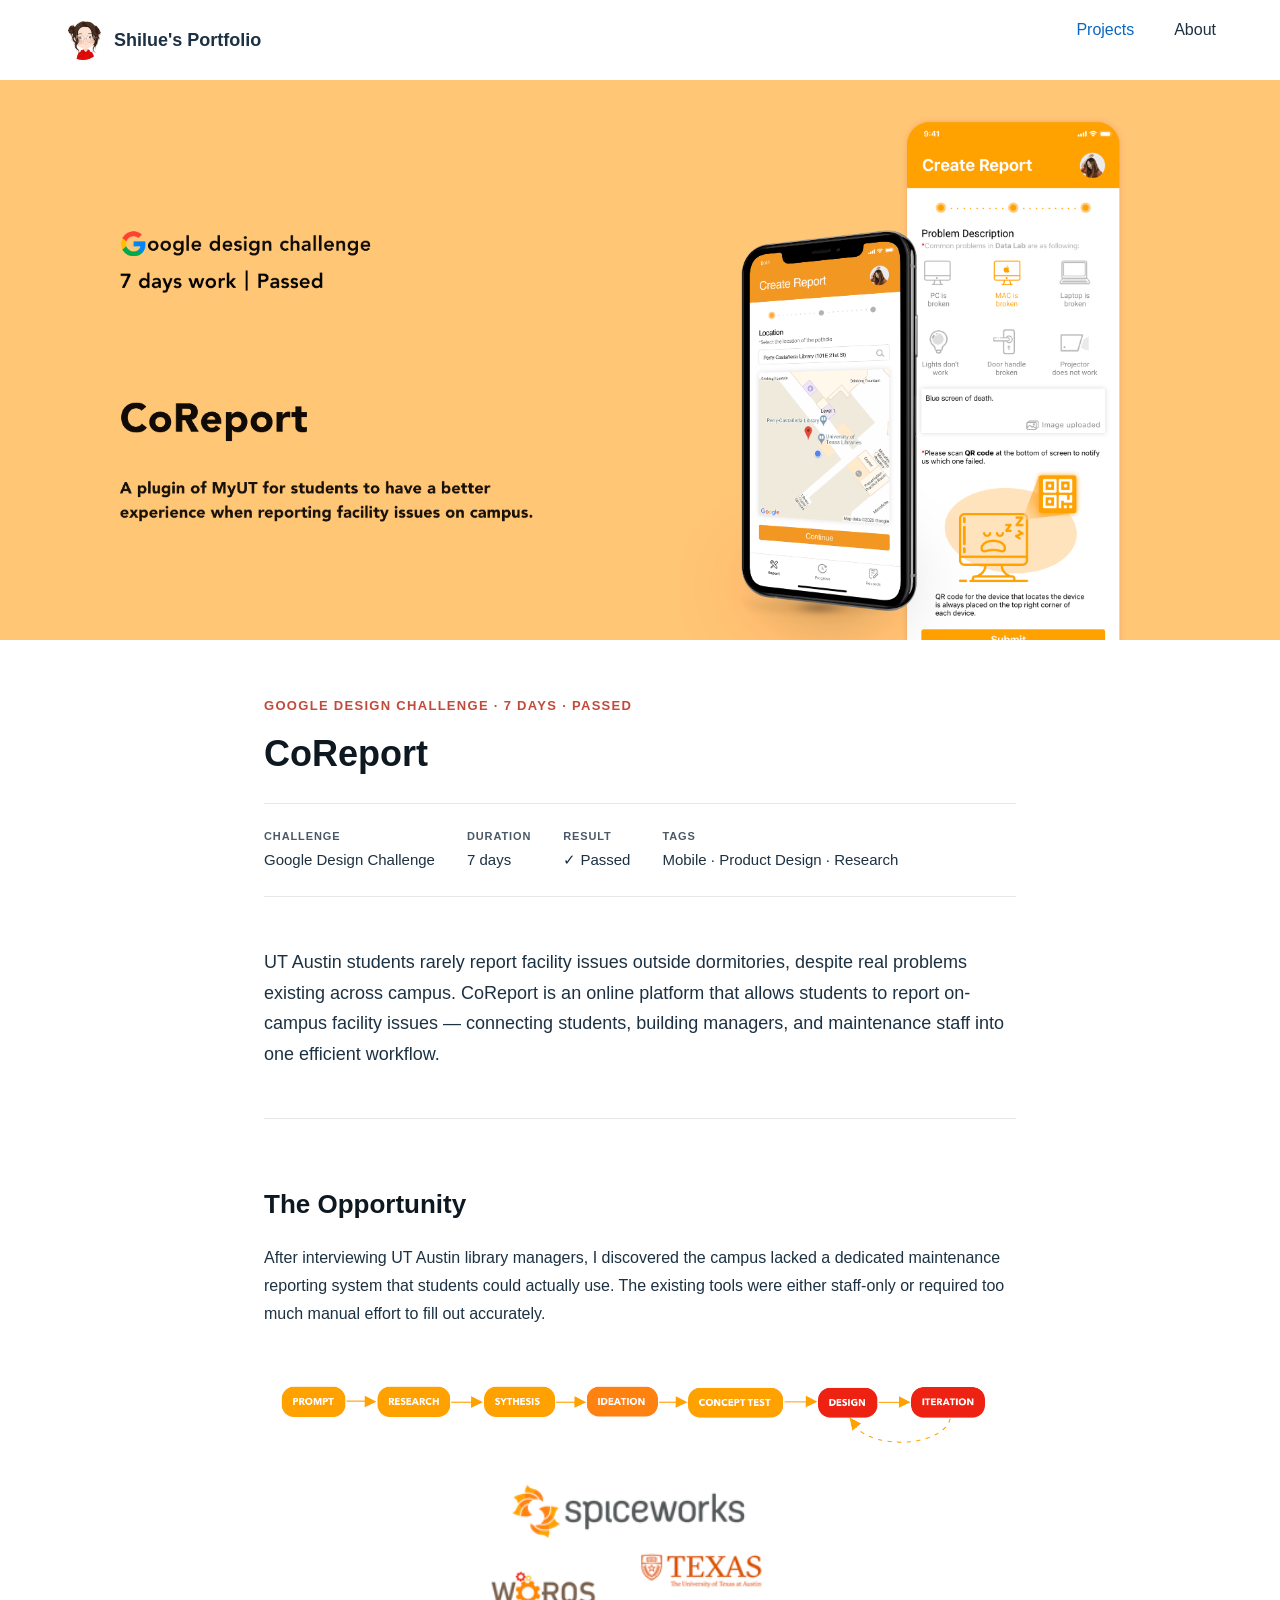
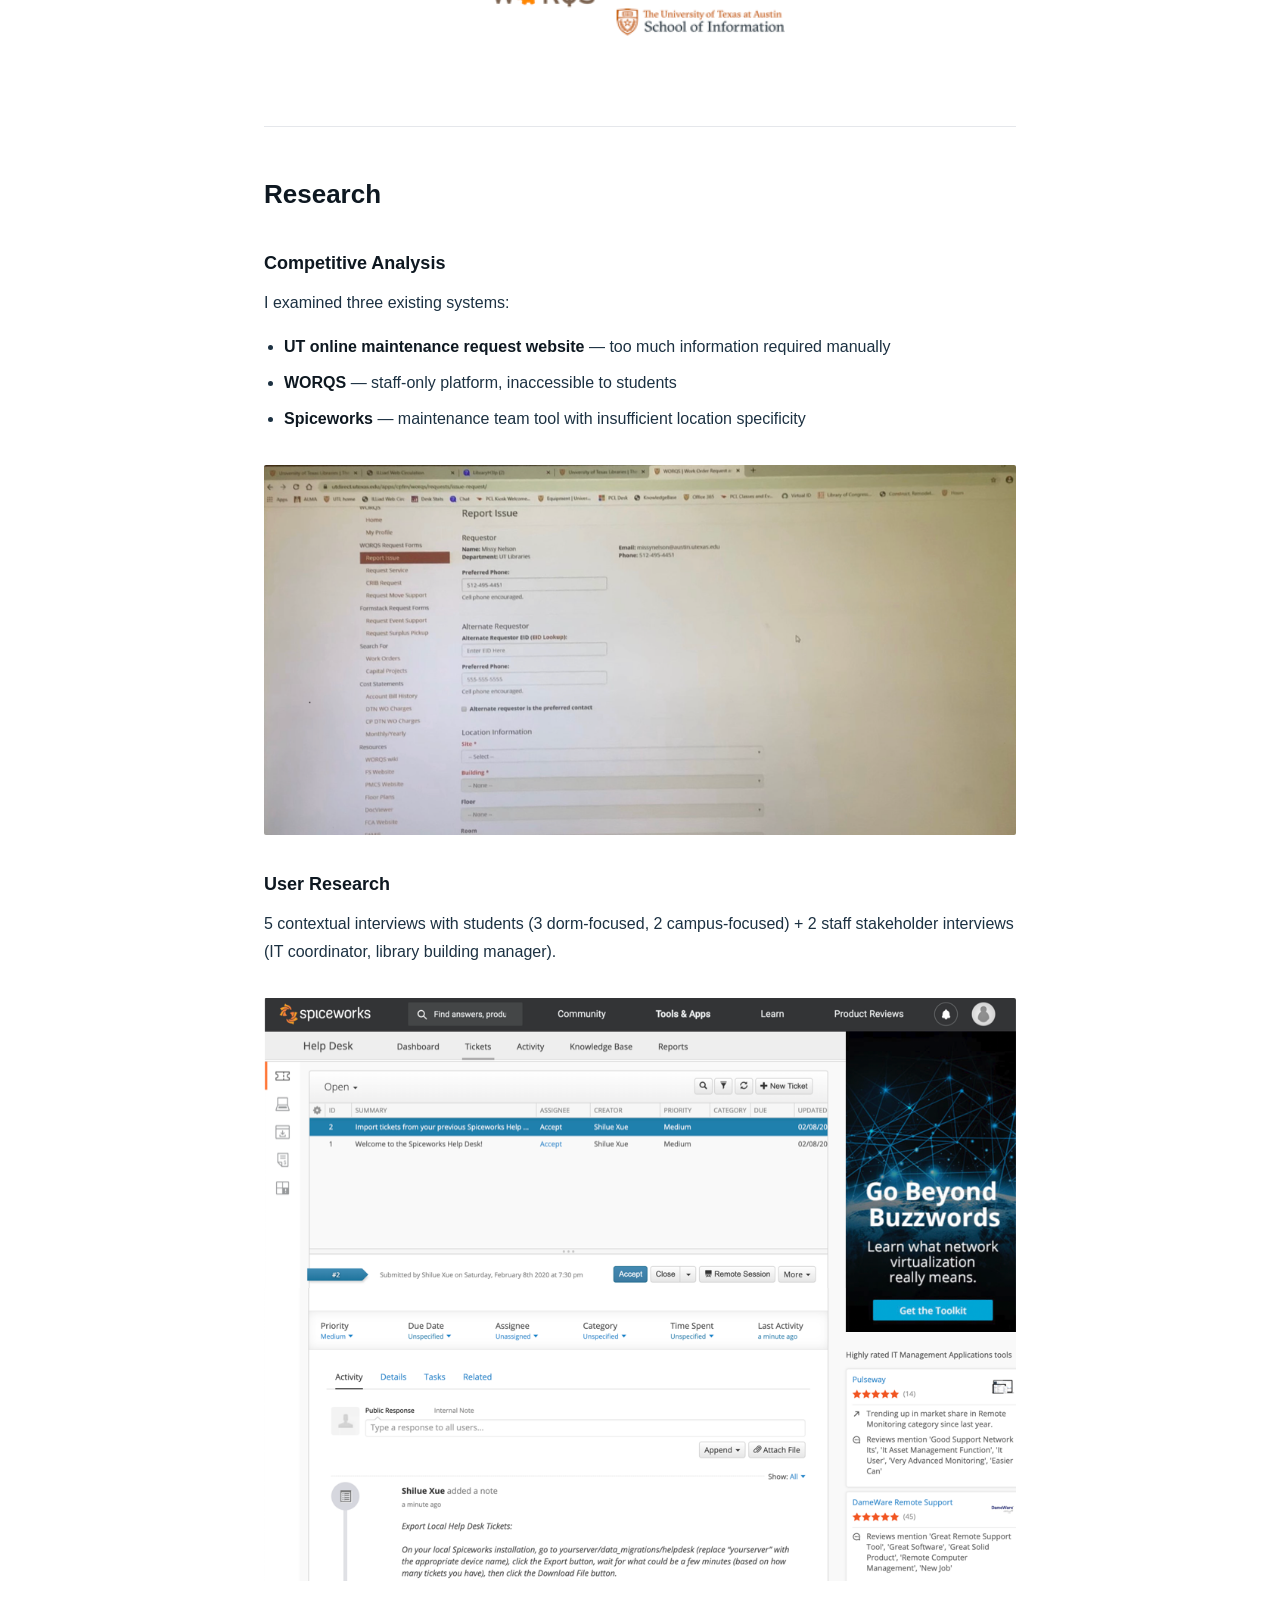
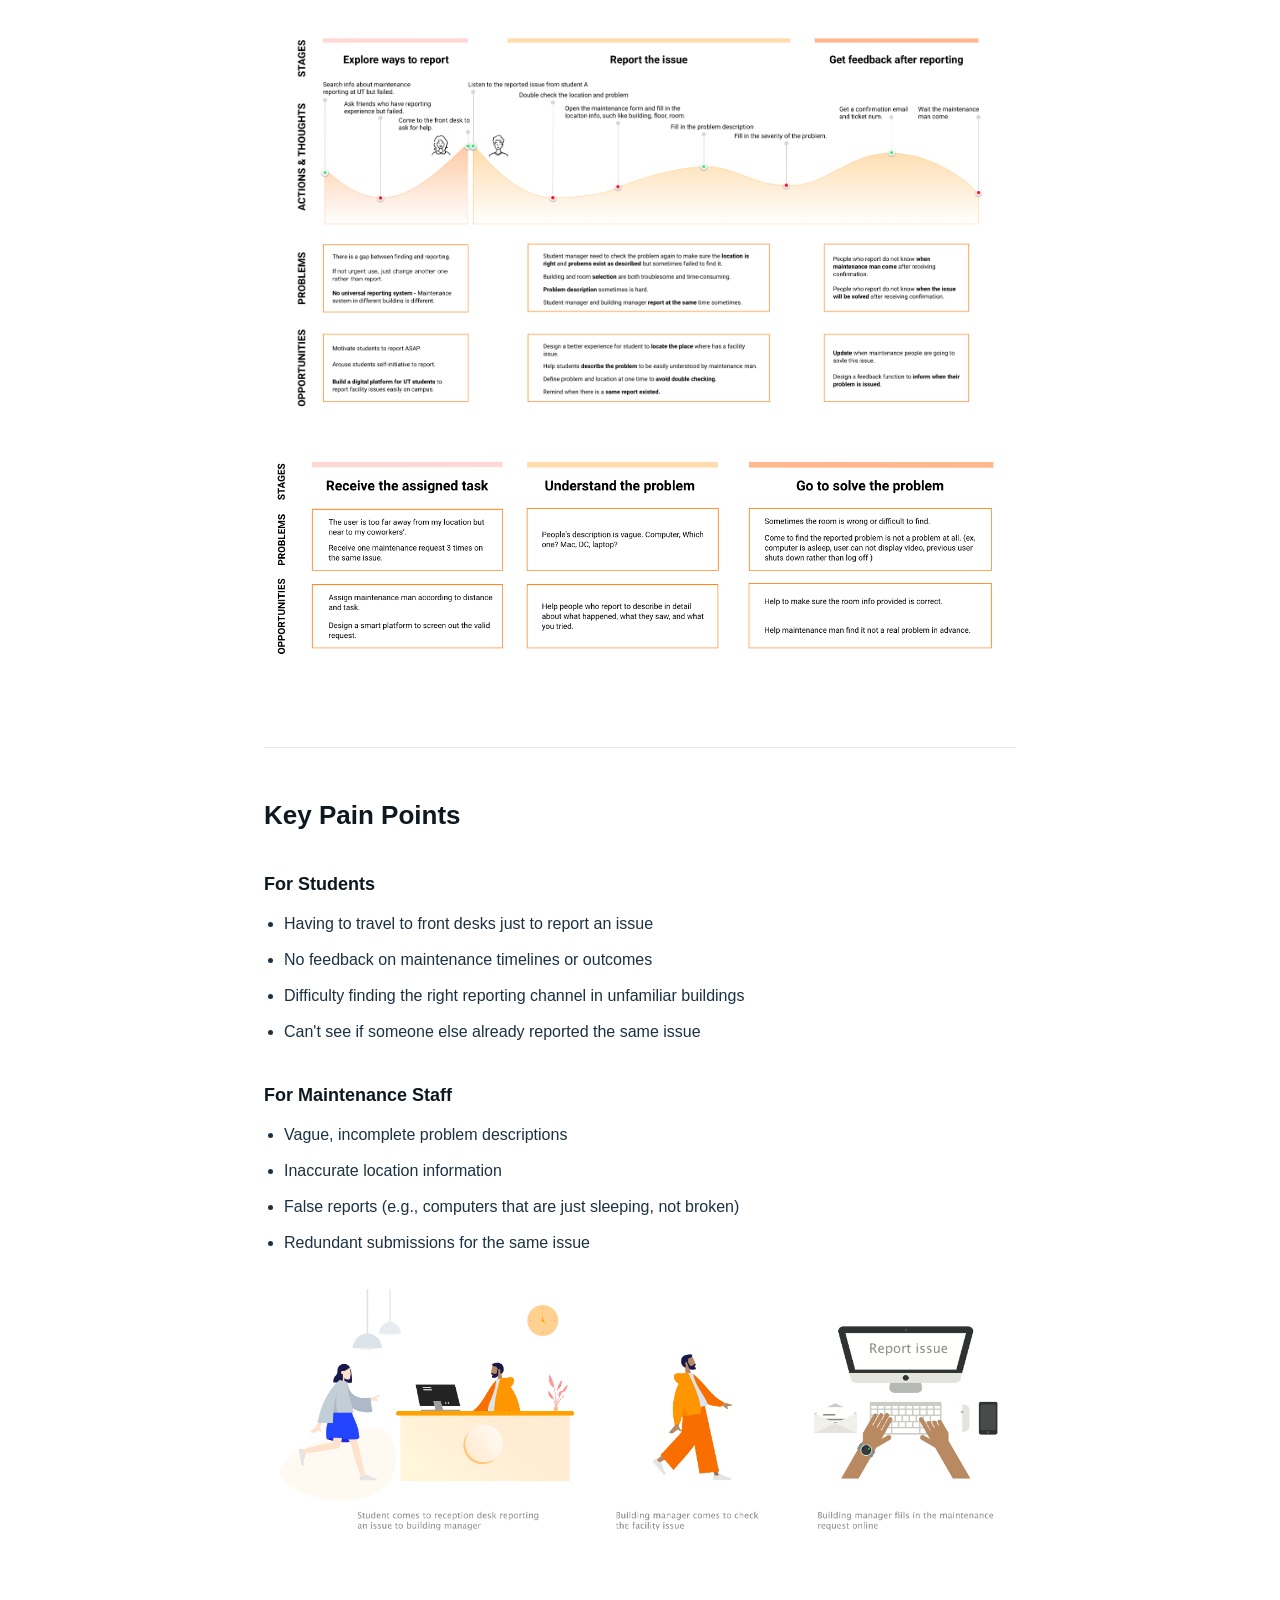
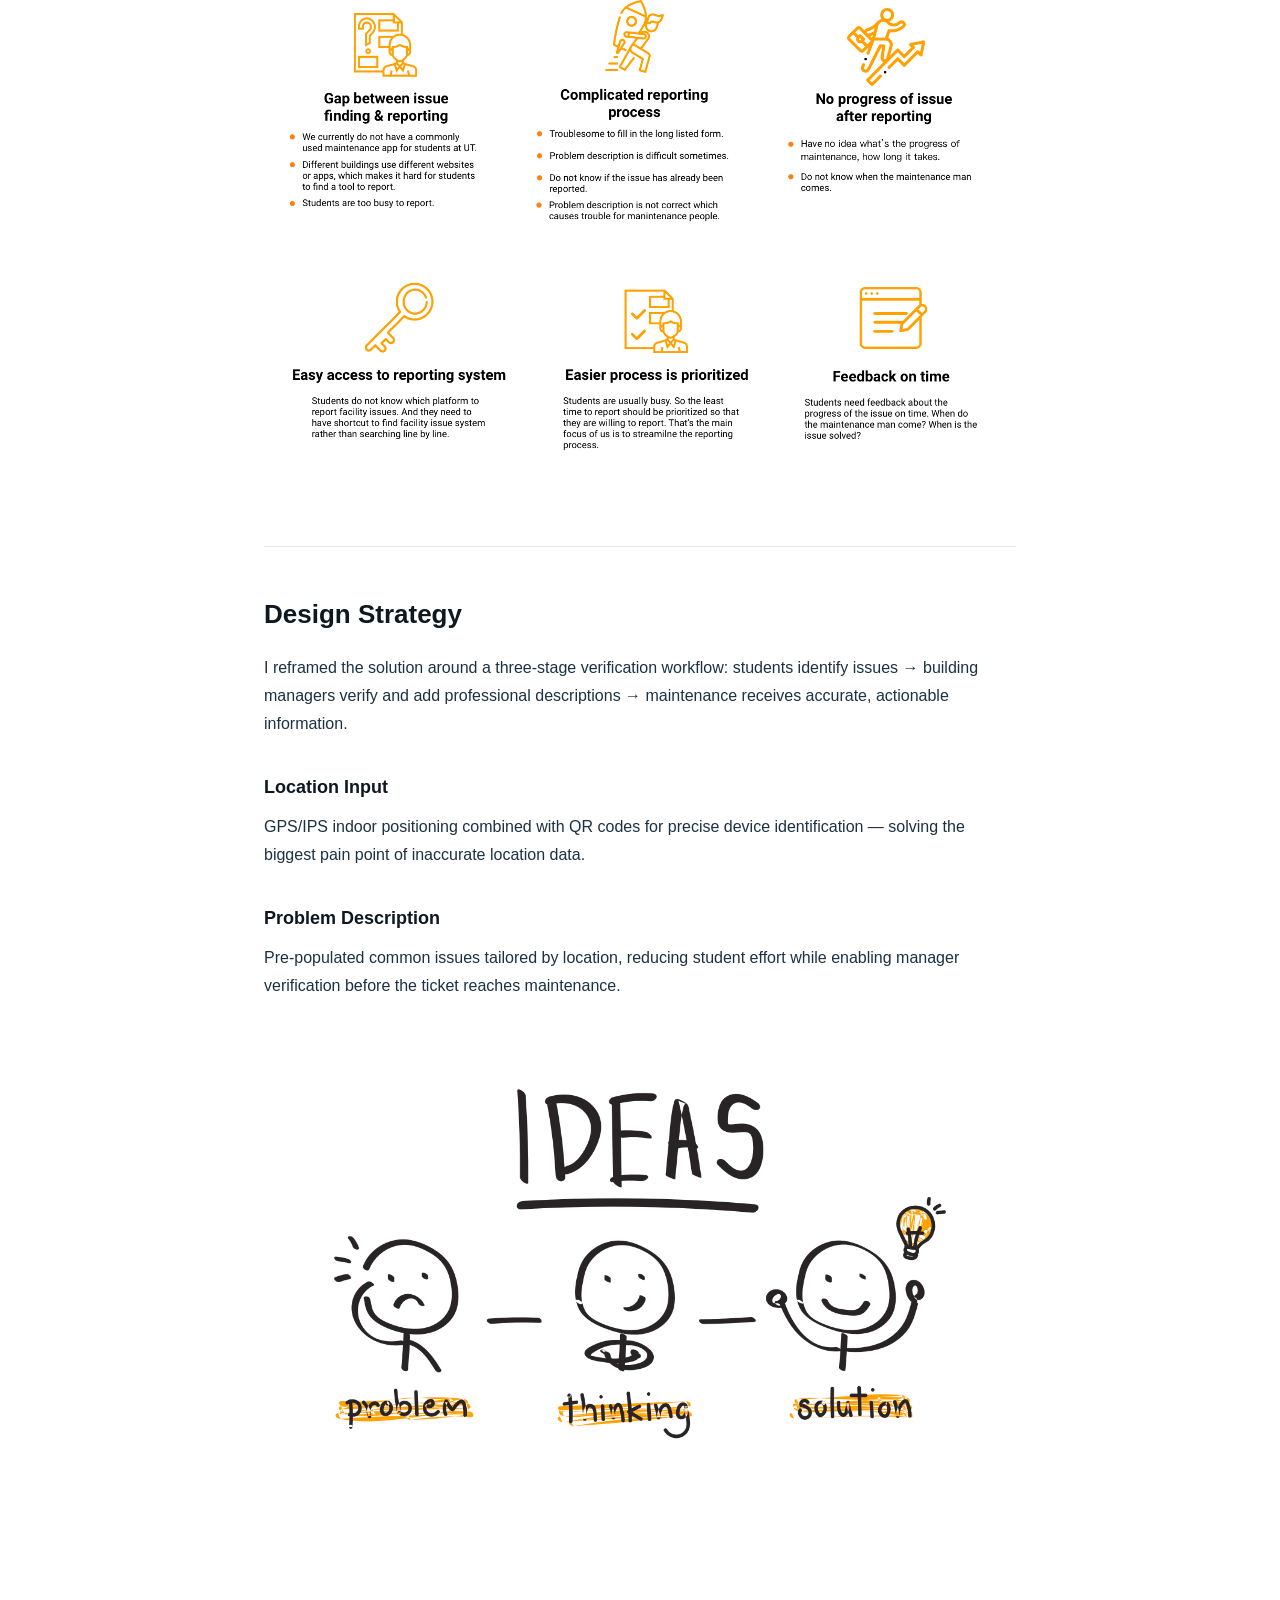
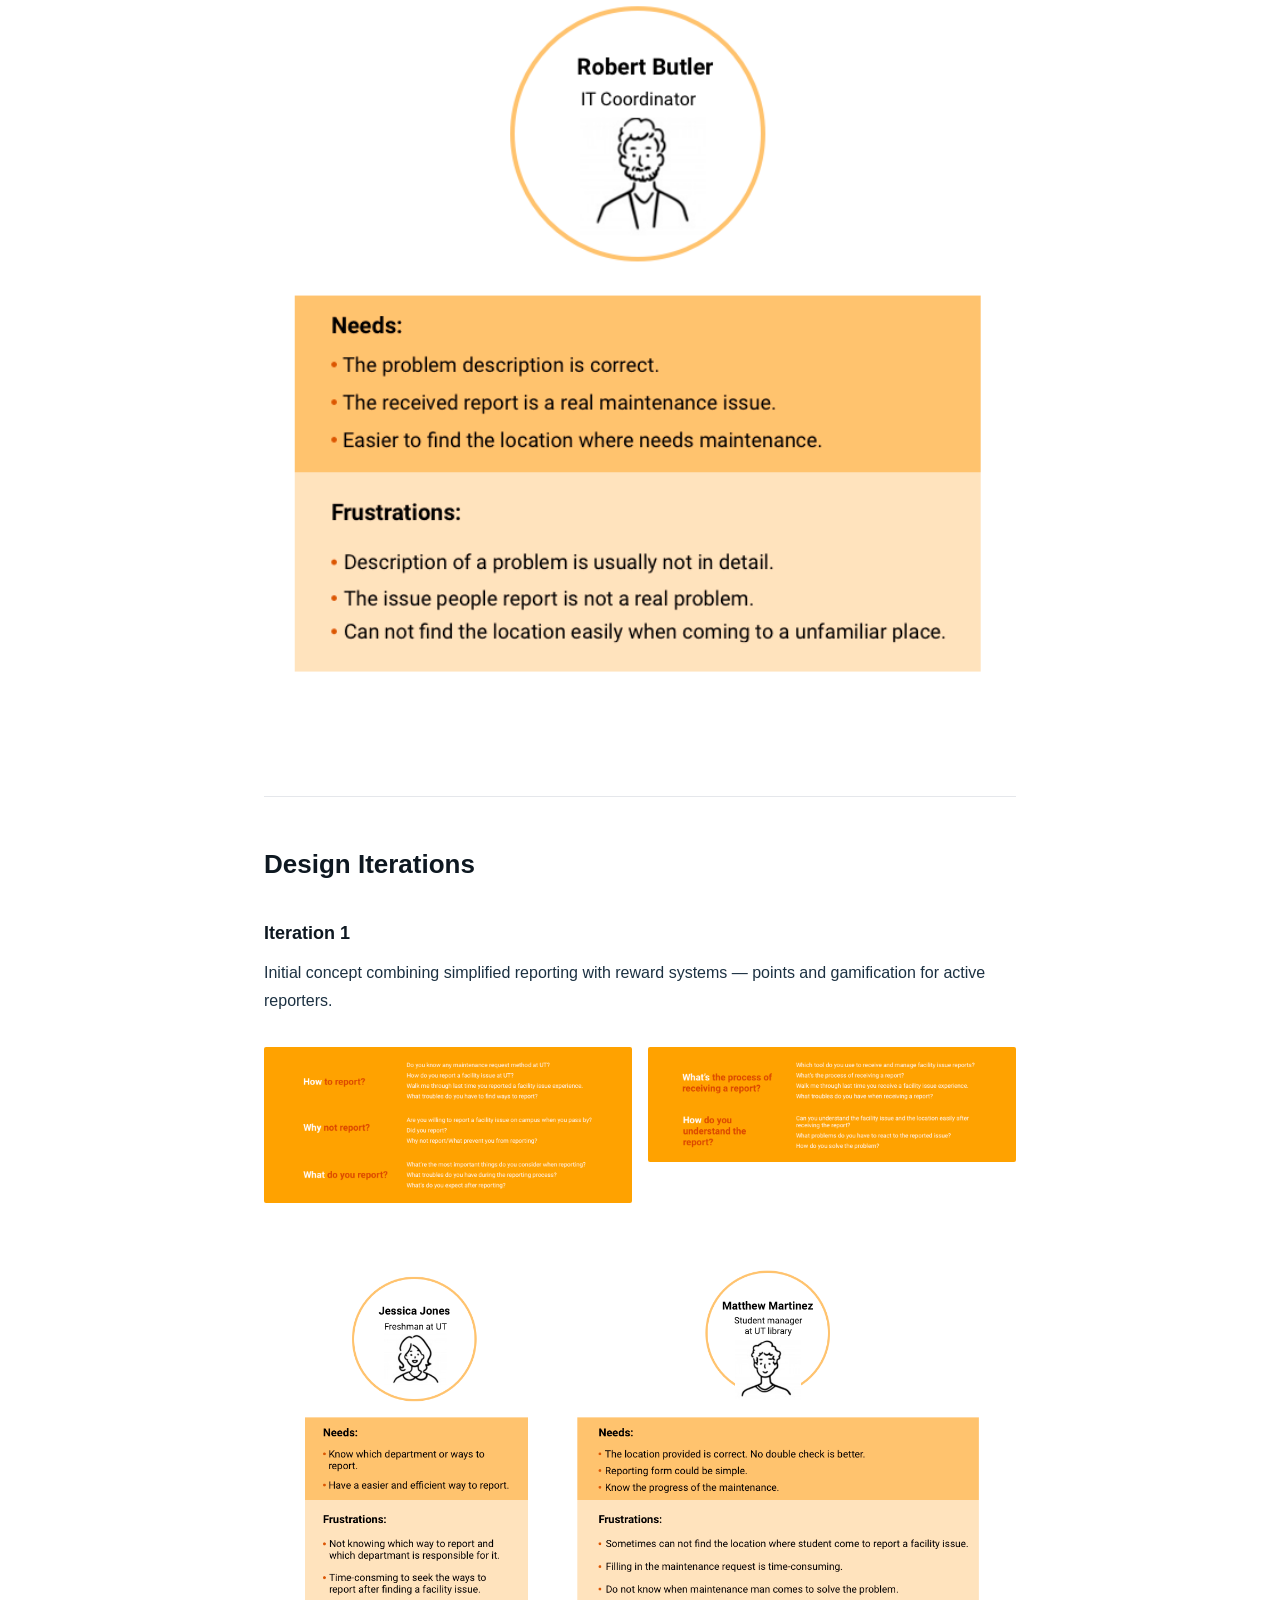
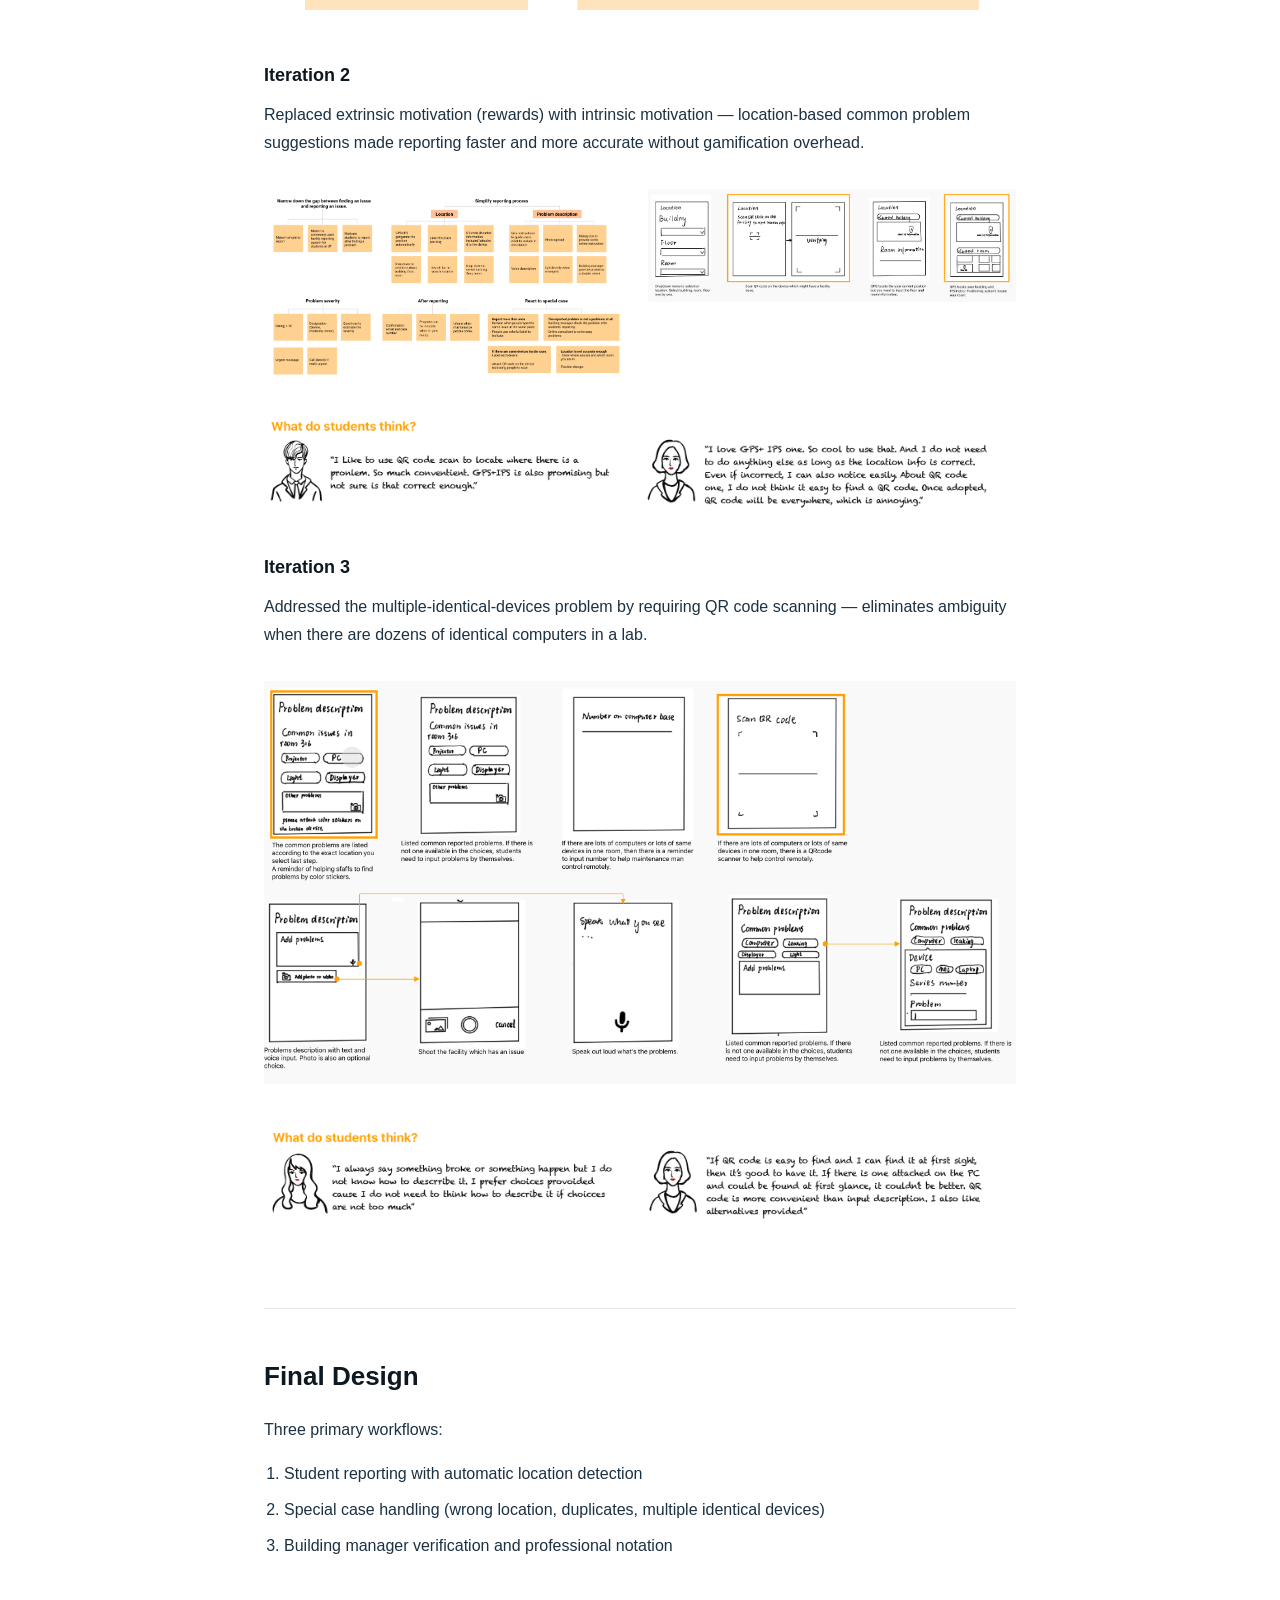
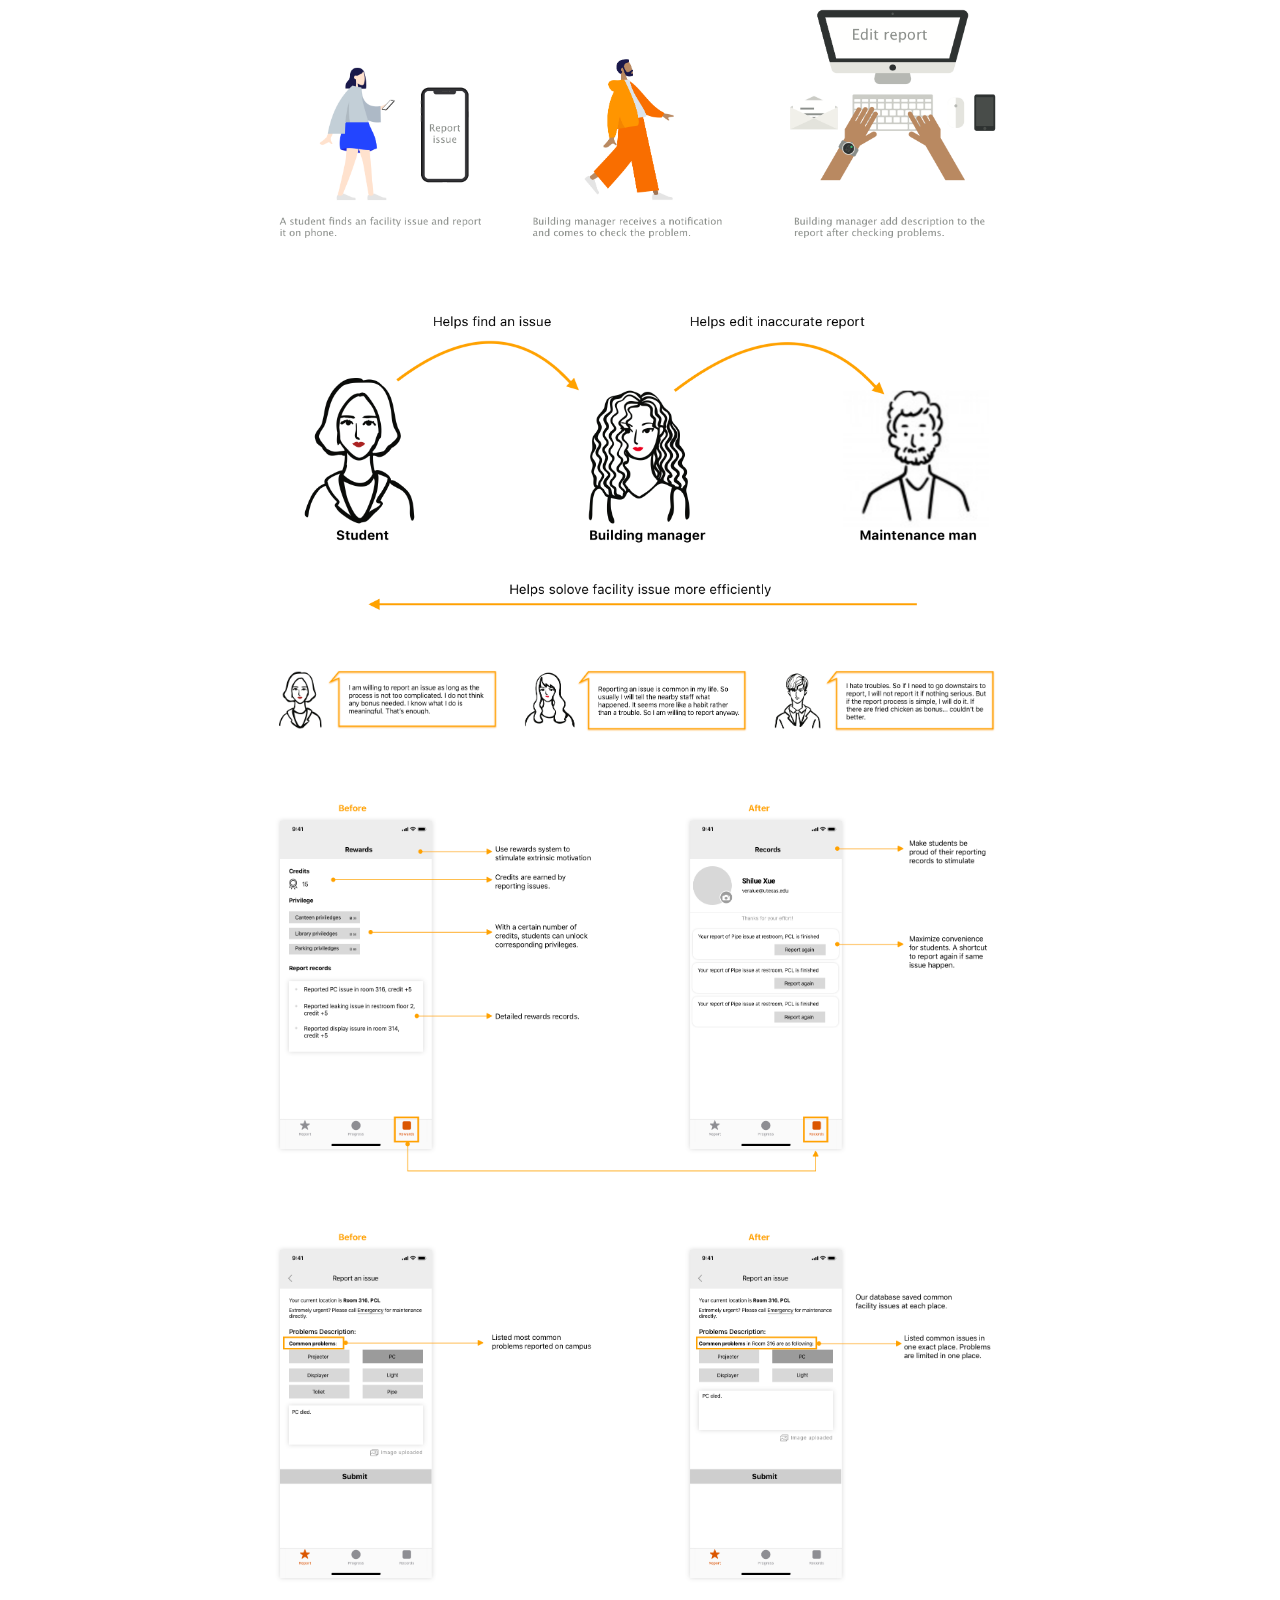
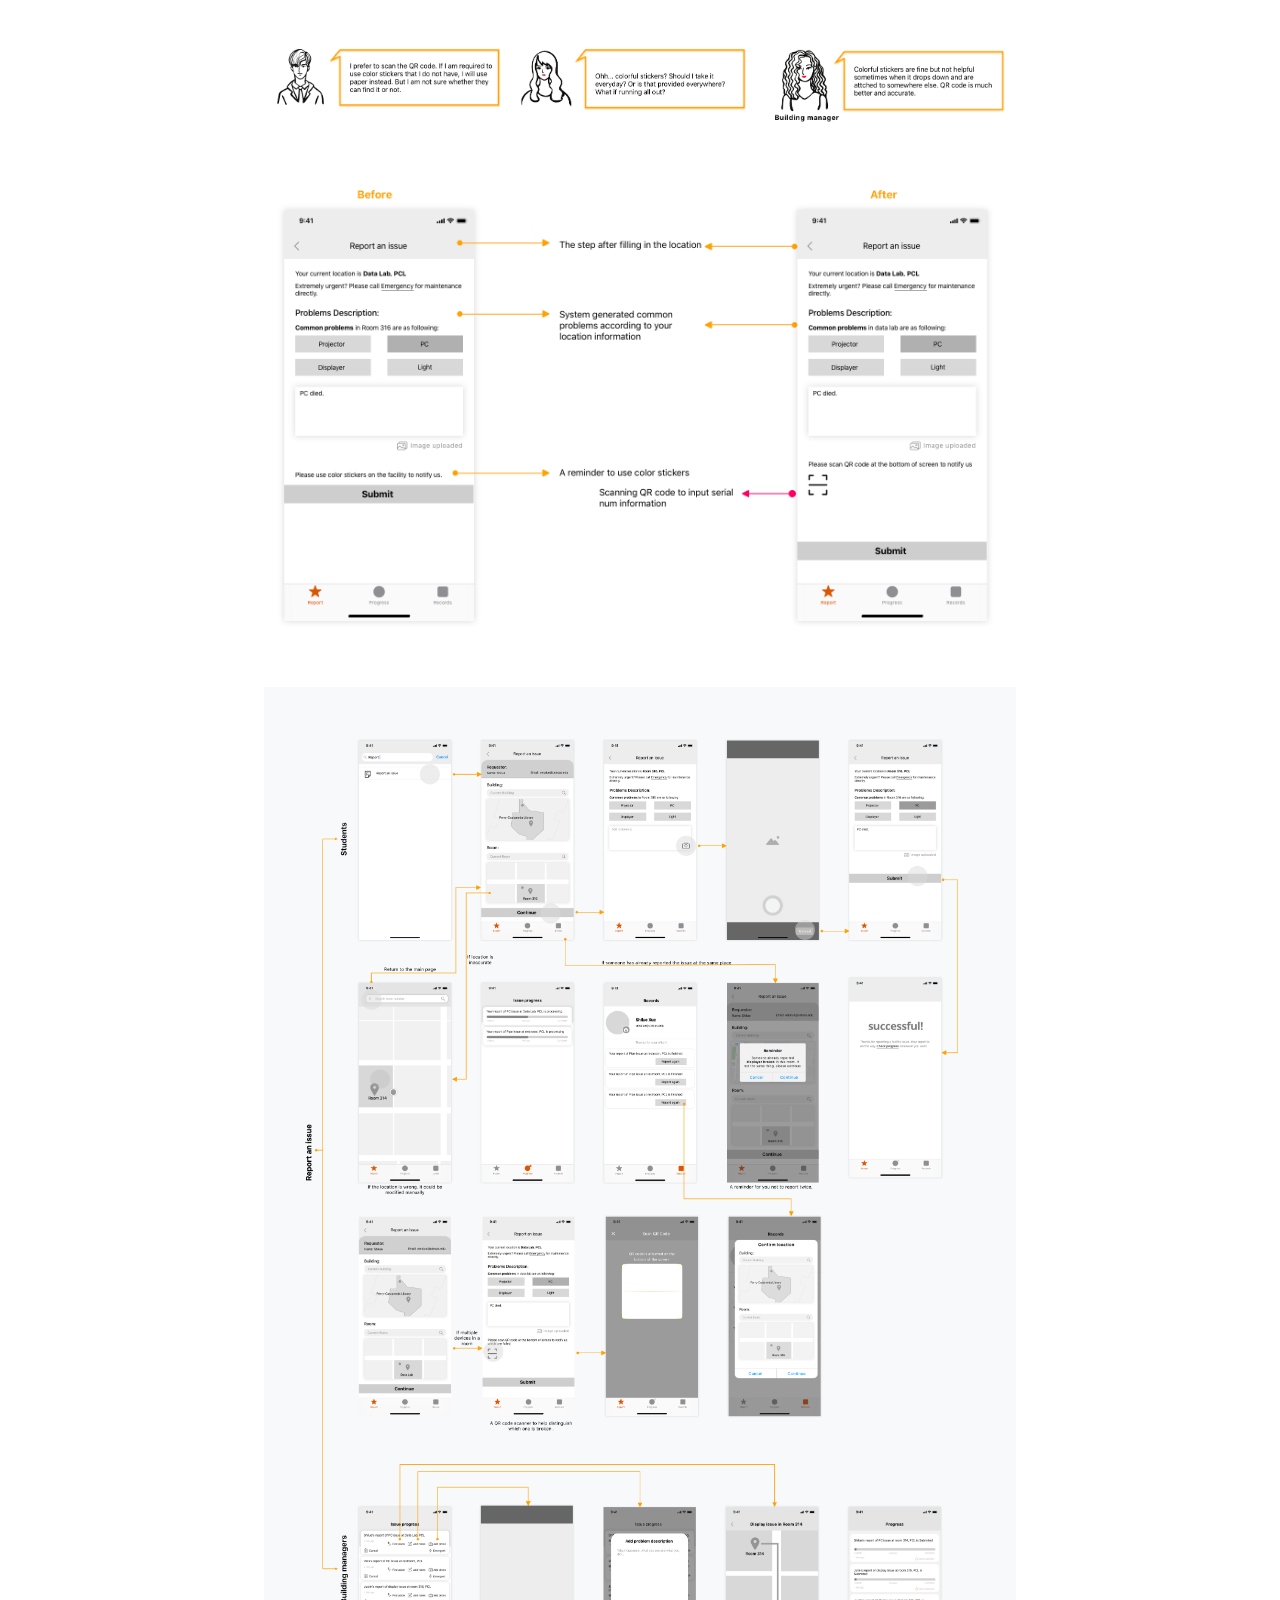
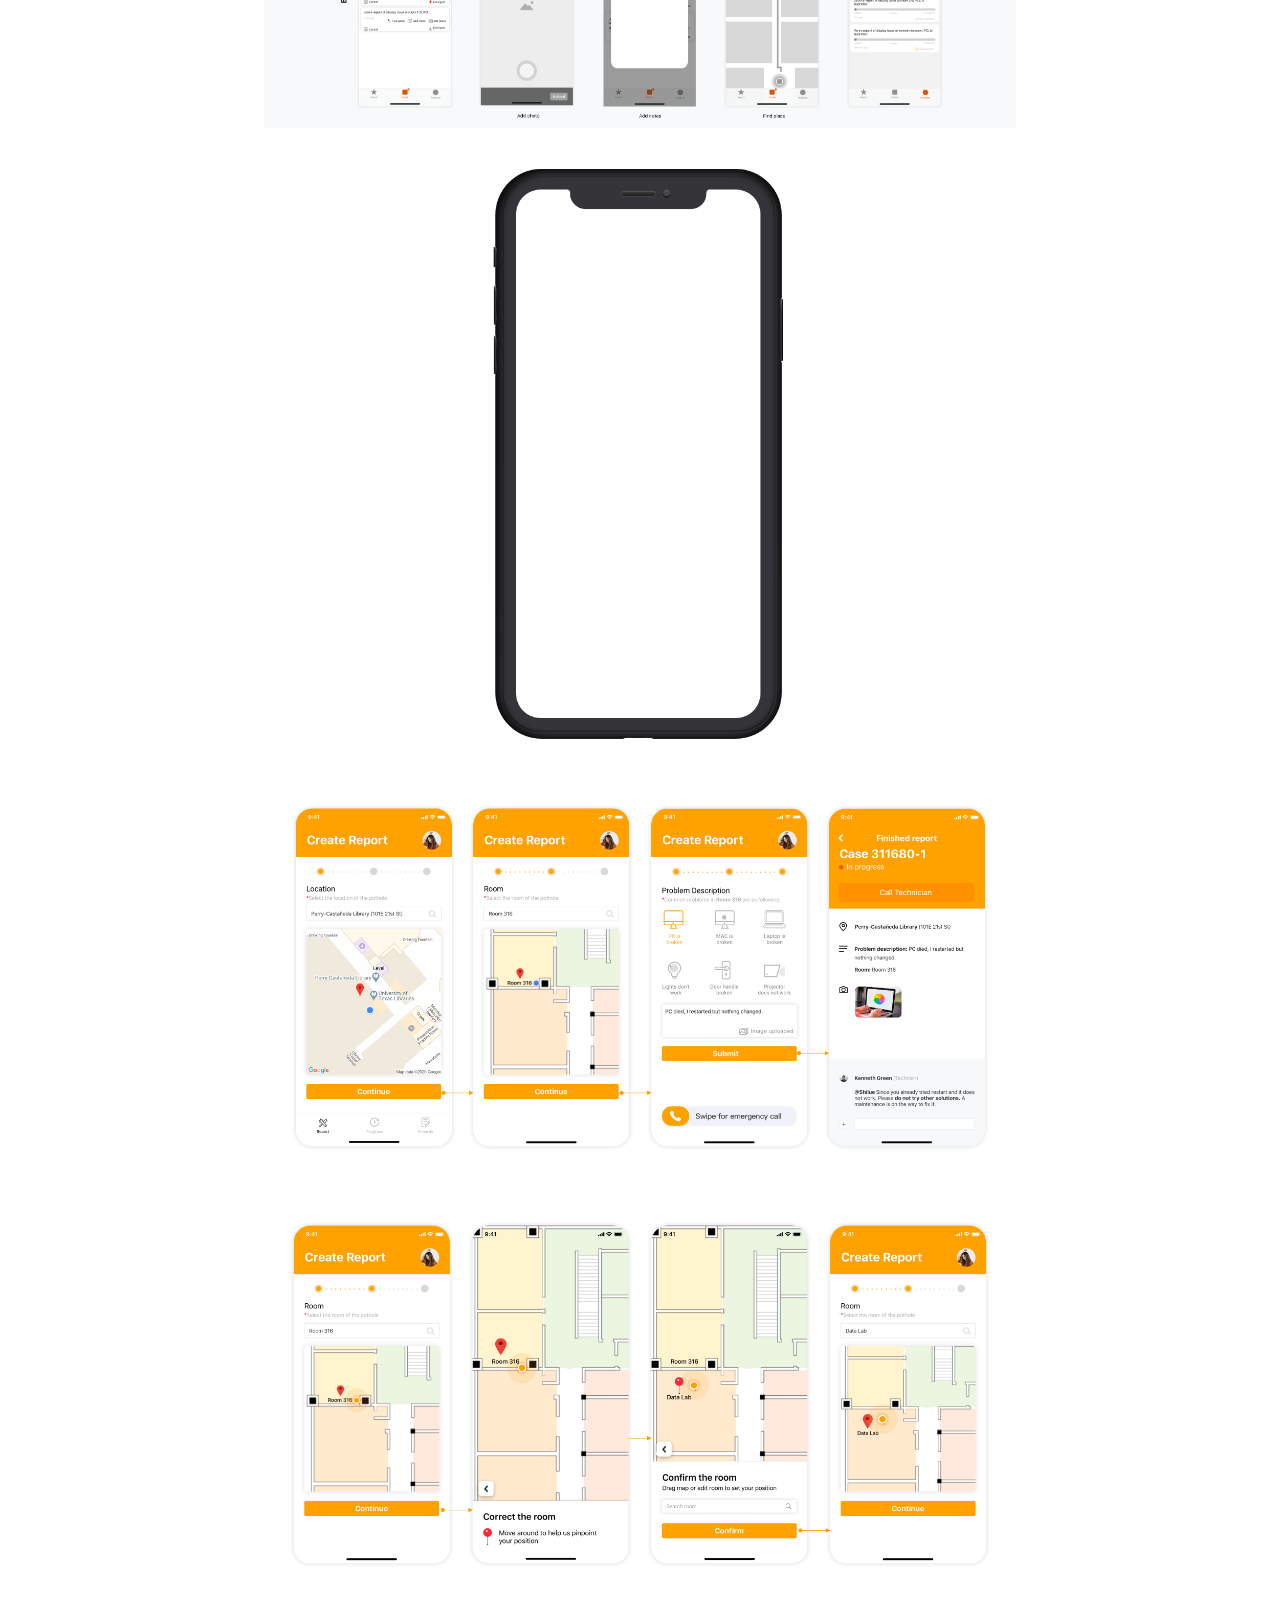
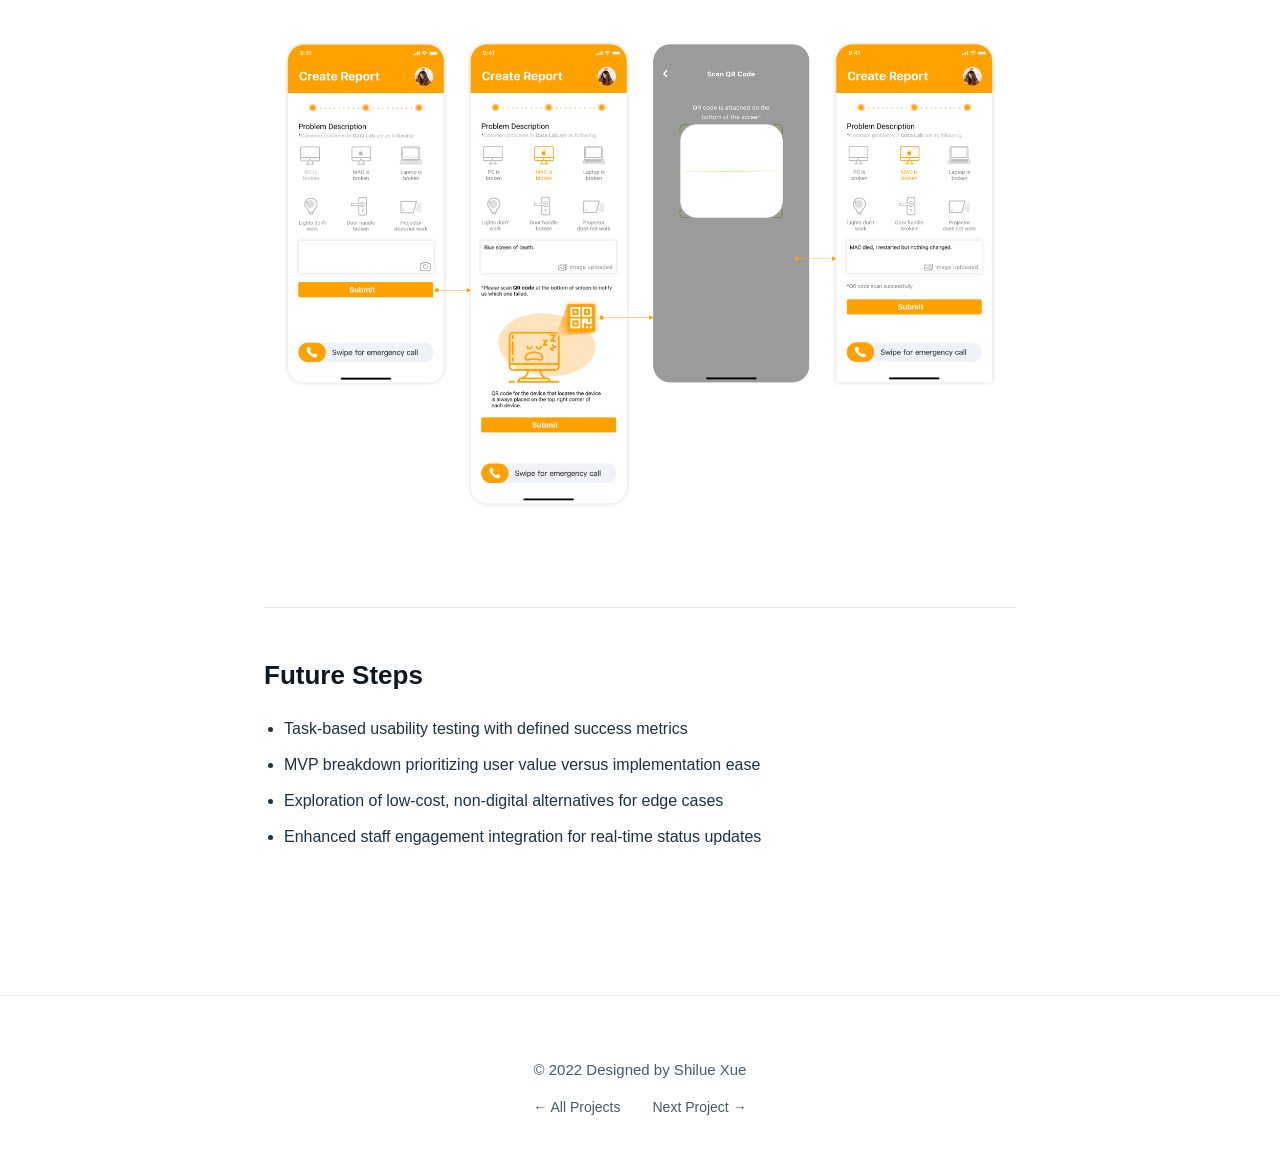
<file: projects/google-design-challenge.html>
<!DOCTYPE html>
<html lang="en">
<head>
  <meta charset="UTF-8" />
  <meta name="viewport" content="width=device-width, initial-scale=1.0" />
  <title>CoReport — Google Design Challenge | Shilue's Portfolio</title>
  <meta name="description" content="An on-campus facility issue reporting platform designed for UT Austin students. Google Design Challenge — 7 days." />
  <link rel="icon" type="image/png" href="../images/avatar-header.png" />
  <link rel="stylesheet" href="../css/project.css" />
  <style>
/* ==== Cross-page view transitions + shared cover morph from the homepage ==== */
@view-transition { navigation: auto; }
::view-transition-old(root),::view-transition-new(root){animation-duration:.22s;animation-timing-function:cubic-bezier(.4,0,.2,1)}
/* Shared-element transition from the homepage card */
.cs-hero img { view-transition-name: cover-coreport; }

::view-transition-group(*){animation-duration:.46s;animation-timing-function:cubic-bezier(.32,.72,0,1)}



@media (prefers-reduced-motion: reduce){ .cs-hero img, .site-header { view-transition-name:none } }
  </style>
</head>
<body>

  <header class="site-header">
    <div class="site-header__inner">
      <a href="../index.html" class="brand" aria-label="Shilue's Portfolio home">
        <span class="brand-avatar"><img class="brand-avatar__default" src="../images/avatar-header.png" alt="Shilue logo" /><img class="brand-avatar__hover" src="../images/avatar-header-hover.png" alt="" /></span>
        <span>Shilue's Portfolio</span>
      </a>
      <nav class="nav" aria-label="Main">
        <a href="../index.html" class="is-active">Projects</a>
        <a href="../resume.html">About</a>
      </nav>
    </div>
  </header>

  <main>

    <section class="cs-hero">
      <img src="../images/efcc58_f4458625d190416b938e36f65bb77841~mv2.png" alt="CoReport app cover design" />
    </section>

    <div class="cs-intro">
      <p class="cs-label">Google Design Challenge · 7 Days · Passed</p>
      <h1 class="cs-title">CoReport</h1>
      <div class="cs-meta">
        <div class="cs-meta-item"><strong>Challenge</strong><span>Google Design Challenge</span></div>
        <div class="cs-meta-item"><strong>Duration</strong><span>7 days</span></div>
        <div class="cs-meta-item"><strong>Result</strong><span>✓ Passed</span></div>
        <div class="cs-meta-item"><strong>Tags</strong><span>Mobile · Product Design · Research</span></div>
      </div>
      <p class="cs-overview">
        UT Austin students rarely report facility issues outside dormitories, despite real problems existing across campus. CoReport is an online platform that allows students to report on-campus facility issues — connecting students, building managers, and maintenance staff into one efficient workflow.
      </p>
    </div>

    <div class="cs-body">

      <section class="cs-section">
        <h2>The Opportunity</h2>
        <p>After interviewing UT Austin library managers, I discovered the campus lacked a dedicated maintenance reporting system that students could actually use. The existing tools were either staff-only or required too much manual effort to fill out accurately.</p>
        <figure class="cs-img">
          <img src="../images/efcc58_7555d6a1fe234222bed7411cdace2405~mv2.png" alt="Campus context and opportunity space" />
        </figure>
        <figure class="cs-img cs-img--narrow">
          <img src="../images/efcc58_69affe95ae9b436492ee79763dfa3fc1~mv2.png" alt="Problem space overview" />
        </figure>
      </section>

      <section class="cs-section">
        <h2>Research</h2>

        <h3>Competitive Analysis</h3>
        <p>I examined three existing systems:</p>
        <ul>
          <li><strong>UT online maintenance request website</strong> — too much information required manually</li>
          <li><strong>WORQS</strong> — staff-only platform, inaccessible to students</li>
          <li><strong>Spiceworks</strong> — maintenance team tool with insufficient location specificity</li>
        </ul>
        <figure class="cs-img">
          <img src="../images/efcc58_976cc96a66824a0796a0c54352962c81~mv2.png" alt="Competitive analysis matrix" />
        </figure>

        <h3>User Research</h3>
        <p>5 contextual interviews with students (3 dorm-focused, 2 campus-focused) + 2 staff stakeholder interviews (IT coordinator, library building manager).</p>
        <figure class="cs-img">
          <img src="../images/efcc58_ee3a70beb0be4ebb959d4953c3755046~mv2.png" alt="User research synthesis" />
        </figure>
        <figure class="cs-img">
          <img src="../images/efcc58_258fcd5fbec043a18fc8d62c895a8bb0~mv2.png" alt="Student user journey map" />
        </figure>
        <figure class="cs-img">
          <img src="../images/efcc58_cff5f038bfd3464a8a2a2dbf4130d374~mv2.png" alt="Staff user journey map" />
        </figure>
      </section>

      <section class="cs-section">
        <h2>Key Pain Points</h2>

        <h3>For Students</h3>
        <ul>
          <li>Having to travel to front desks just to report an issue</li>
          <li>No feedback on maintenance timelines or outcomes</li>
          <li>Difficulty finding the right reporting channel in unfamiliar buildings</li>
          <li>Can't see if someone else already reported the same issue</li>
        </ul>

        <h3>For Maintenance Staff</h3>
        <ul>
          <li>Vague, incomplete problem descriptions</li>
          <li>Inaccurate location information</li>
          <li>False reports (e.g., computers that are just sleeping, not broken)</li>
          <li>Redundant submissions for the same issue</li>
        </ul>

        <figure class="cs-img">
          <img src="../images/efcc58_1d776f8c10b242c98b8fed96393d2a56~mv2.png" alt="Original reporting scenario" />
        </figure>
        <figure class="cs-img">
          <img src="../images/efcc58_9455f094f27c41b3a46cfdc19fe39fbd~mv2.png" alt="Core problems identified" />
        </figure>
        <figure class="cs-img">
          <img src="../images/efcc58_83e5def956a54cbb8d4e182409758f2d~mv2.png" alt="What matters to each stakeholder" />
        </figure>
      </section>

      <section class="cs-section">
        <h2>Design Strategy</h2>
        <p>I reframed the solution around a three-stage verification workflow: students identify issues → building managers verify and add professional descriptions → maintenance receives accurate, actionable information.</p>

        <h3>Location Input</h3>
        <p>GPS/IPS indoor positioning combined with QR codes for precise device identification — solving the biggest pain point of inaccurate location data.</p>

        <h3>Problem Description</h3>
        <p>Pre-populated common issues tailored by location, reducing student effort while enabling manager verification before the ticket reaches maintenance.</p>

        <figure class="cs-img">
          <img src="../images/efcc58_fe001ff91ef24974b23fbbaf716a70f0~mv2.png" alt="Ideation process" />
        </figure>
        <figure class="cs-img">
          <img src="../images/efcc58_2212df8846964efd8563385cb77b7d82~mv2.png" alt="Design strategy overview" />
        </figure>
      </section>

      <section class="cs-section">
        <h2>Design Iterations</h2>

        <h3>Iteration 1</h3>
        <p>Initial concept combining simplified reporting with reward systems — points and gamification for active reporters.</p>
        <div class="cs-img-grid cs-img-grid--2">
          <figure>
            <img src="../images/efcc58_a5a6ec56524e4c90baf74de8c5799ac6~mv2.png" alt="Iteration 1 concept" />
          </figure>
          <figure>
            <img src="../images/efcc58_09367d14e48d49dda27e7bf485327679~mv2.png" alt="Iteration 1 alternate" />
          </figure>
        </div>
        <figure class="cs-img">
          <img src="../images/efcc58_12517286dc024275afeabd7bebefc773~mv2.png" alt="Reward system exploration" />
        </figure>

        <h3>Iteration 2</h3>
        <p>Replaced extrinsic motivation (rewards) with intrinsic motivation — location-based common problem suggestions made reporting faster and more accurate without gamification overhead.</p>
        <div class="cs-img-grid cs-img-grid--2">
          <figure>
            <img src="../images/efcc58_a8e61cb029b644febb43453426bdc3bf~mv2.png" alt="Iteration 2 — simplified reporting" />
          </figure>
          <figure>
            <img src="../images/efcc58_91e8c883c1184e40bf44e9ab25403d19~mv2.png" alt="Iteration 2 — location suggestions" />
          </figure>
        </div>
        <figure class="cs-img">
          <img src="../images/efcc58_c19f103fa88848b2845d4c12c0a02ae1~mv2.png" alt="Iteration 2 complete flow" />
        </figure>

        <h3>Iteration 3</h3>
        <p>Addressed the multiple-identical-devices problem by requiring QR code scanning — eliminates ambiguity when there are dozens of identical computers in a lab.</p>
        <figure class="cs-img">
          <img src="../images/efcc58_e08aa18c28234b2ab549dae10dcbcca9~mv2.png" alt="QR code scanning solution" />
        </figure>
        <figure class="cs-img">
          <img src="../images/efcc58_2c9796aeee2d41939aa0cc97bf8c43bf~mv2.png" alt="Iteration 3 flow" />
        </figure>
      </section>

      <section class="cs-section">
        <h2>Final Design</h2>
        <p>Three primary workflows:</p>
        <ol>
          <li>Student reporting with automatic location detection</li>
          <li>Special case handling (wrong location, duplicates, multiple identical devices)</li>
          <li>Building manager verification and professional notation</li>
        </ol>

        <figure class="cs-img">
          <img src="../images/efcc58_e01039348f2c49e59b61f909274ee8a1~mv2.png" alt="Current reporting scenario with CoReport" />
        </figure>
        <figure class="cs-img">
          <img src="../images/efcc58_f35ec47b793747a7a0fceafb0fb3b7a0~mv2.png" alt="Student reporting flow" />
        </figure>
        <figure class="cs-img">
          <img src="../images/efcc58_54ce3928afe242659ccd03a73c1b6ca6~mv2.png" alt="High-fidelity screens — student view" />
        </figure>
        <figure class="cs-img">
          <img src="../images/efcc58_6c7e54b006d34d8c9762d89305e551dd~mv2.png" alt="High-fidelity screens — manager view" />
        </figure>
        <figure class="cs-img">
          <img src="../images/efcc58_da07762d9e174ab0a151576d236915b0~mv2.png" alt="Final screen — report submission" />
        </figure>
        <figure class="cs-img">
          <img src="../images/efcc58_3eef3d34f3184f568836bca979759fe0~mv2.png" alt="Final screen — status tracking" />
        </figure>
        <figure class="cs-img">
          <img src="../images/efcc58_5a3accad187e4fb59f5c19b736154c32~mv2.png" alt="Final screen — building manager dashboard" />
        </figure>
        <figure class="cs-img">
          <img src="../images/efcc58_714526e775da44e4ac023a108e3f8056~mv2.png" alt="Final screen — QR code wireframe flow" />
        </figure>
        <figure class="cs-img cs-img--narrow">
          <img src="../images/efcc58_89ac2c97d0a4457292479b10189f7e02~mv2.png" alt="Complete design overview — phone screen" />
        </figure>
        <figure class="cs-img">
          <img src="../images/efcc58_47609bc919b94075b2615a4ab6dca8ae~mv2.png" alt="Design system components" />
        </figure>
        <figure class="cs-img">
          <img src="../images/efcc58_ef475dbb711e44ffa2f72864073d16a5~mv2.png" alt="Final prototype screens" />
        </figure>
        <figure class="cs-img">
          <img src="../images/efcc58_7ad3e48bdfb34b3d867f585052c3f6d7~mv2.png" alt="Final design detail" />
        </figure>
      </section>

      <section class="cs-section">
        <h2>Future Steps</h2>
        <ul>
          <li>Task-based usability testing with defined success metrics</li>
          <li>MVP breakdown prioritizing user value versus implementation ease</li>
          <li>Exploration of low-cost, non-digital alternatives for edge cases</li>
          <li>Enhanced staff engagement integration for real-time status updates</li>
        </ul>
      </section>

    </div>
  </main>

  <footer class="site-footer">
    <p>© 2022 Designed by Shilue Xue</p>
    <nav class="footer-nav">
      <a href="../index.html">← All Projects</a>
      <a href="platano.html">Next Project →</a>
    </nav>
  </footer>

</body>
</html>
</file>
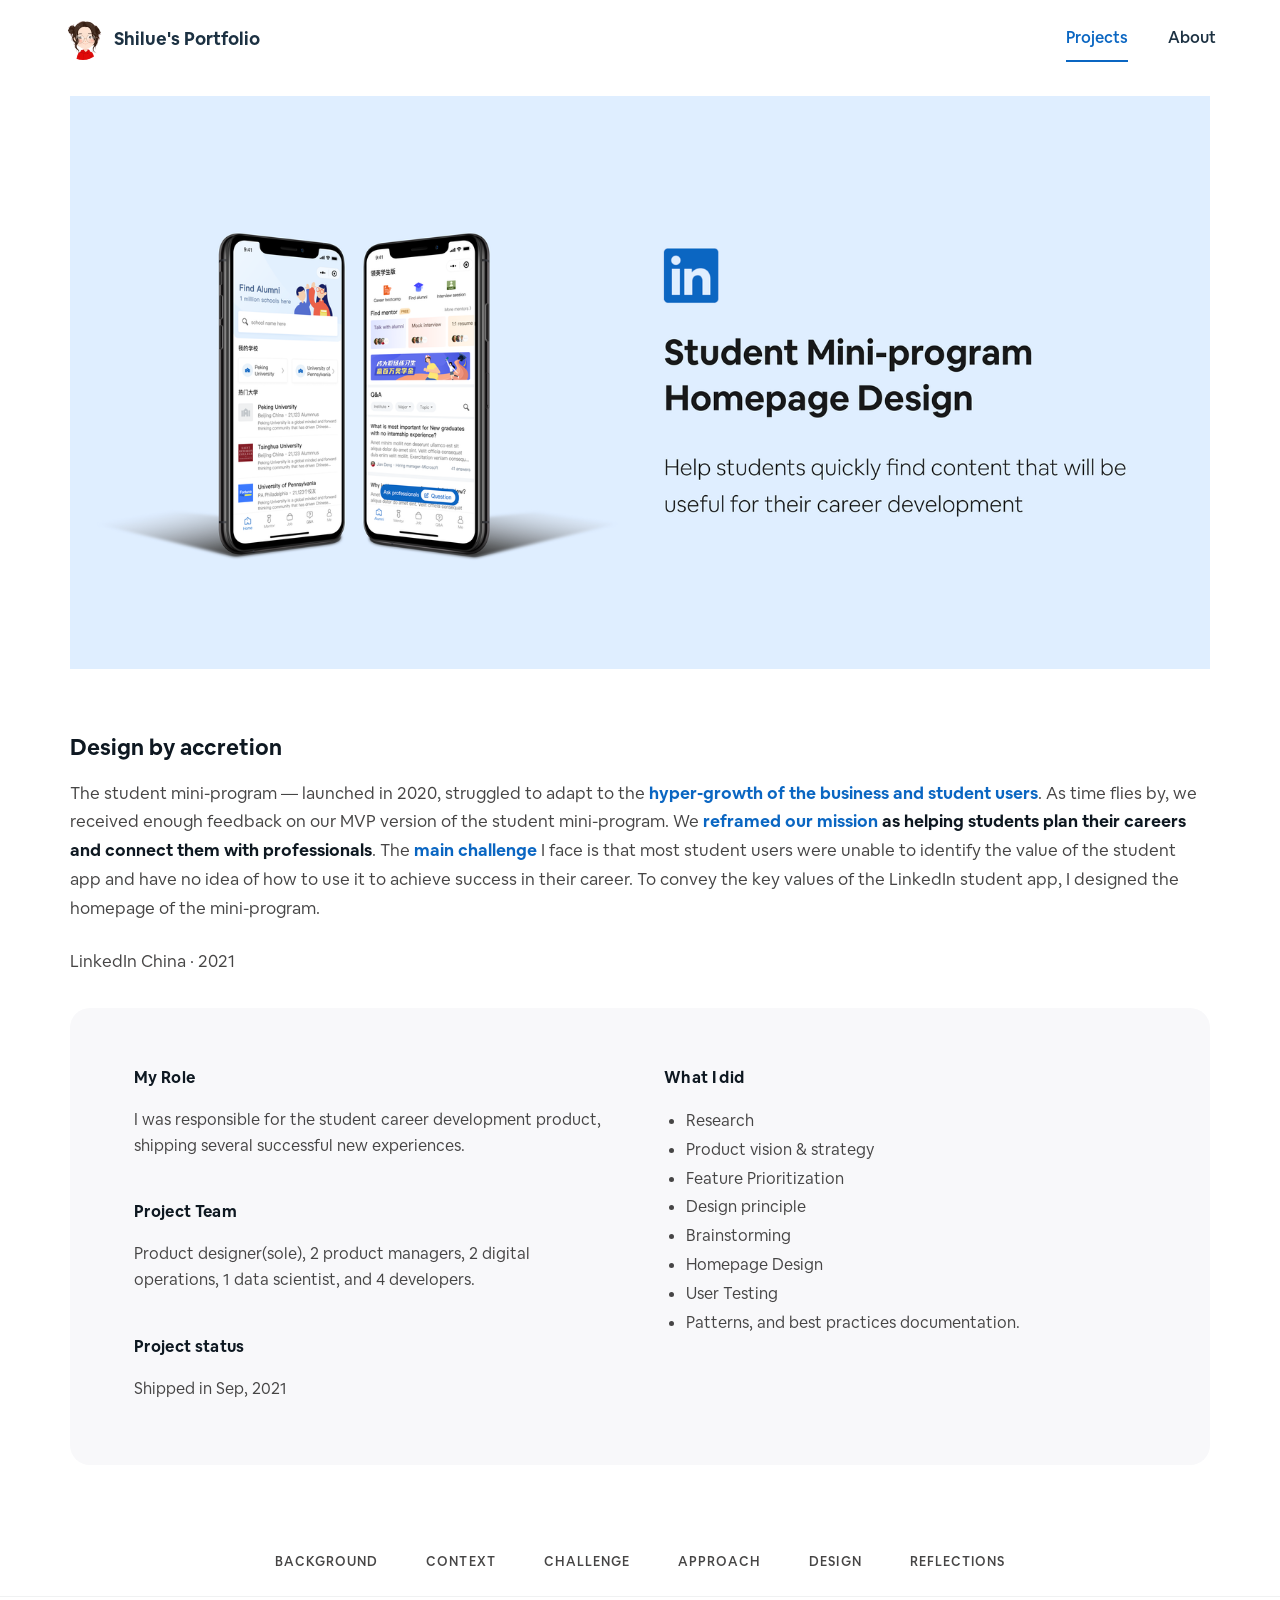
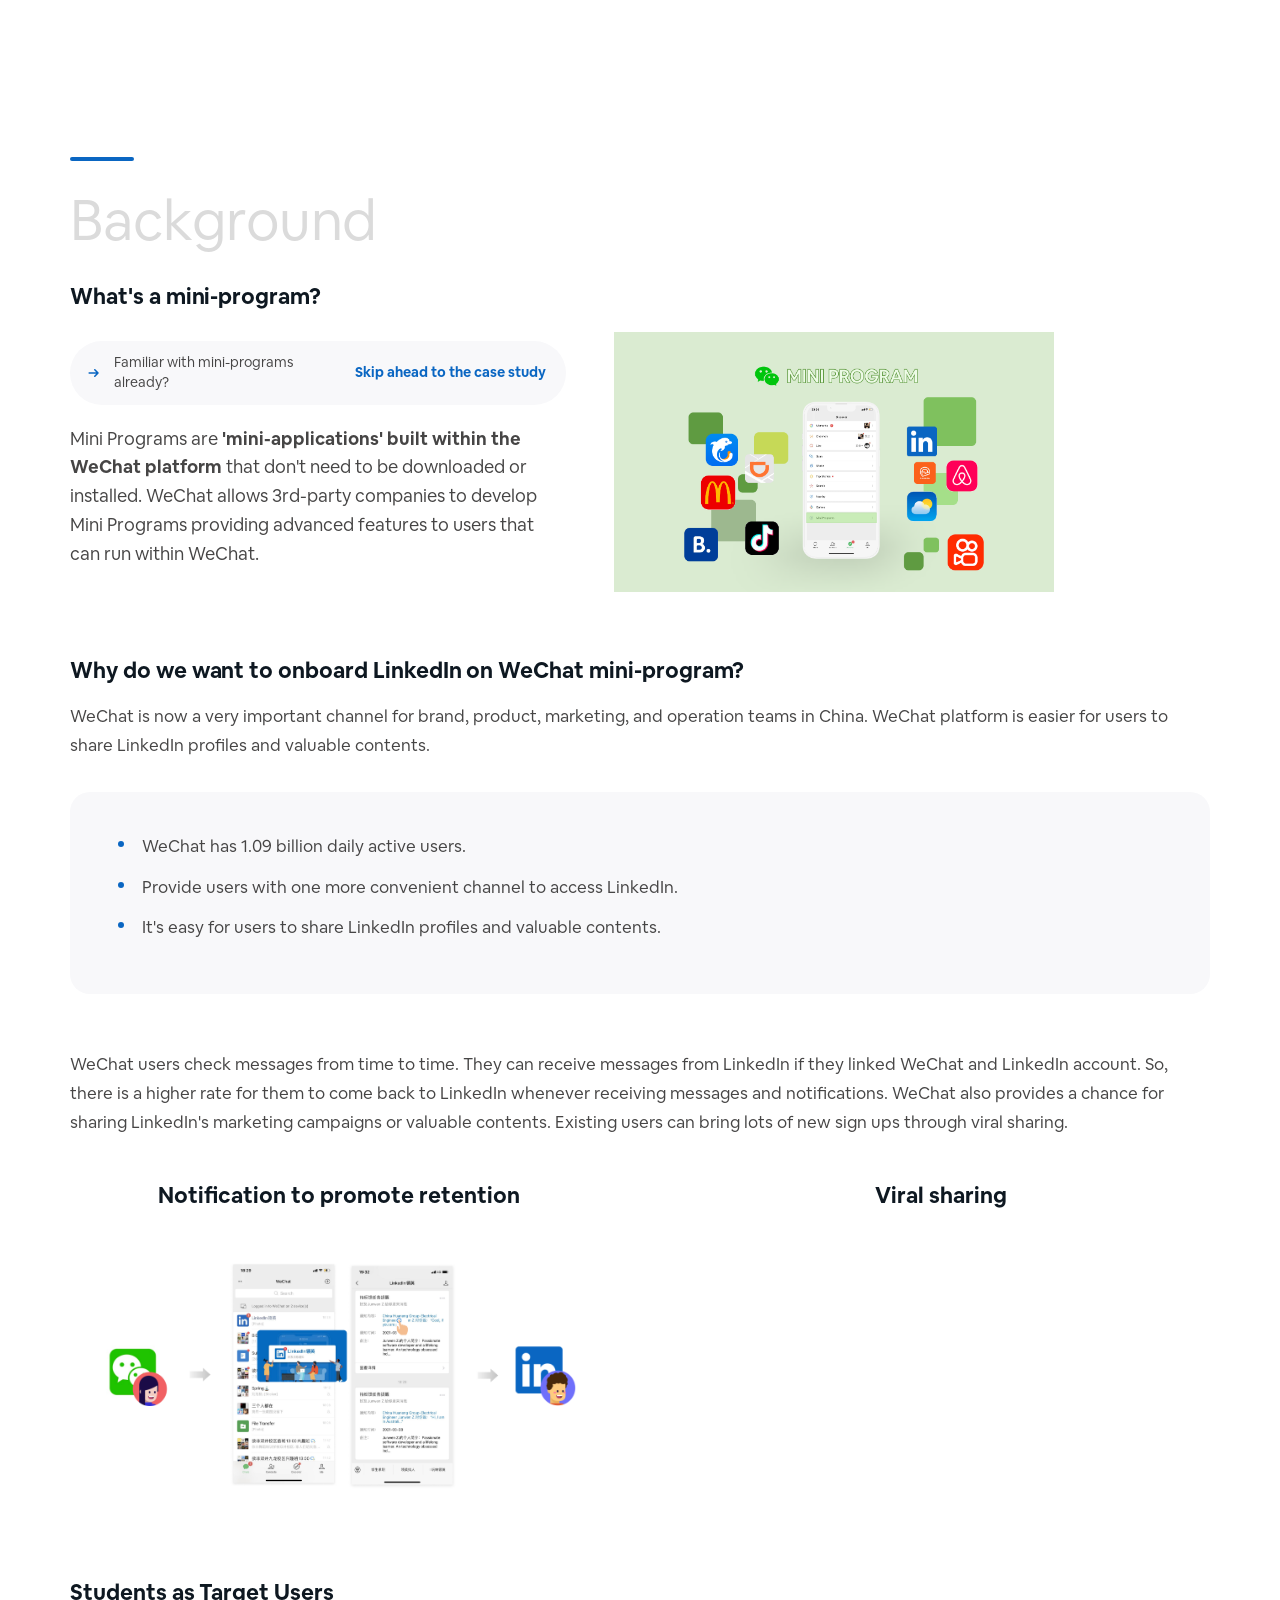
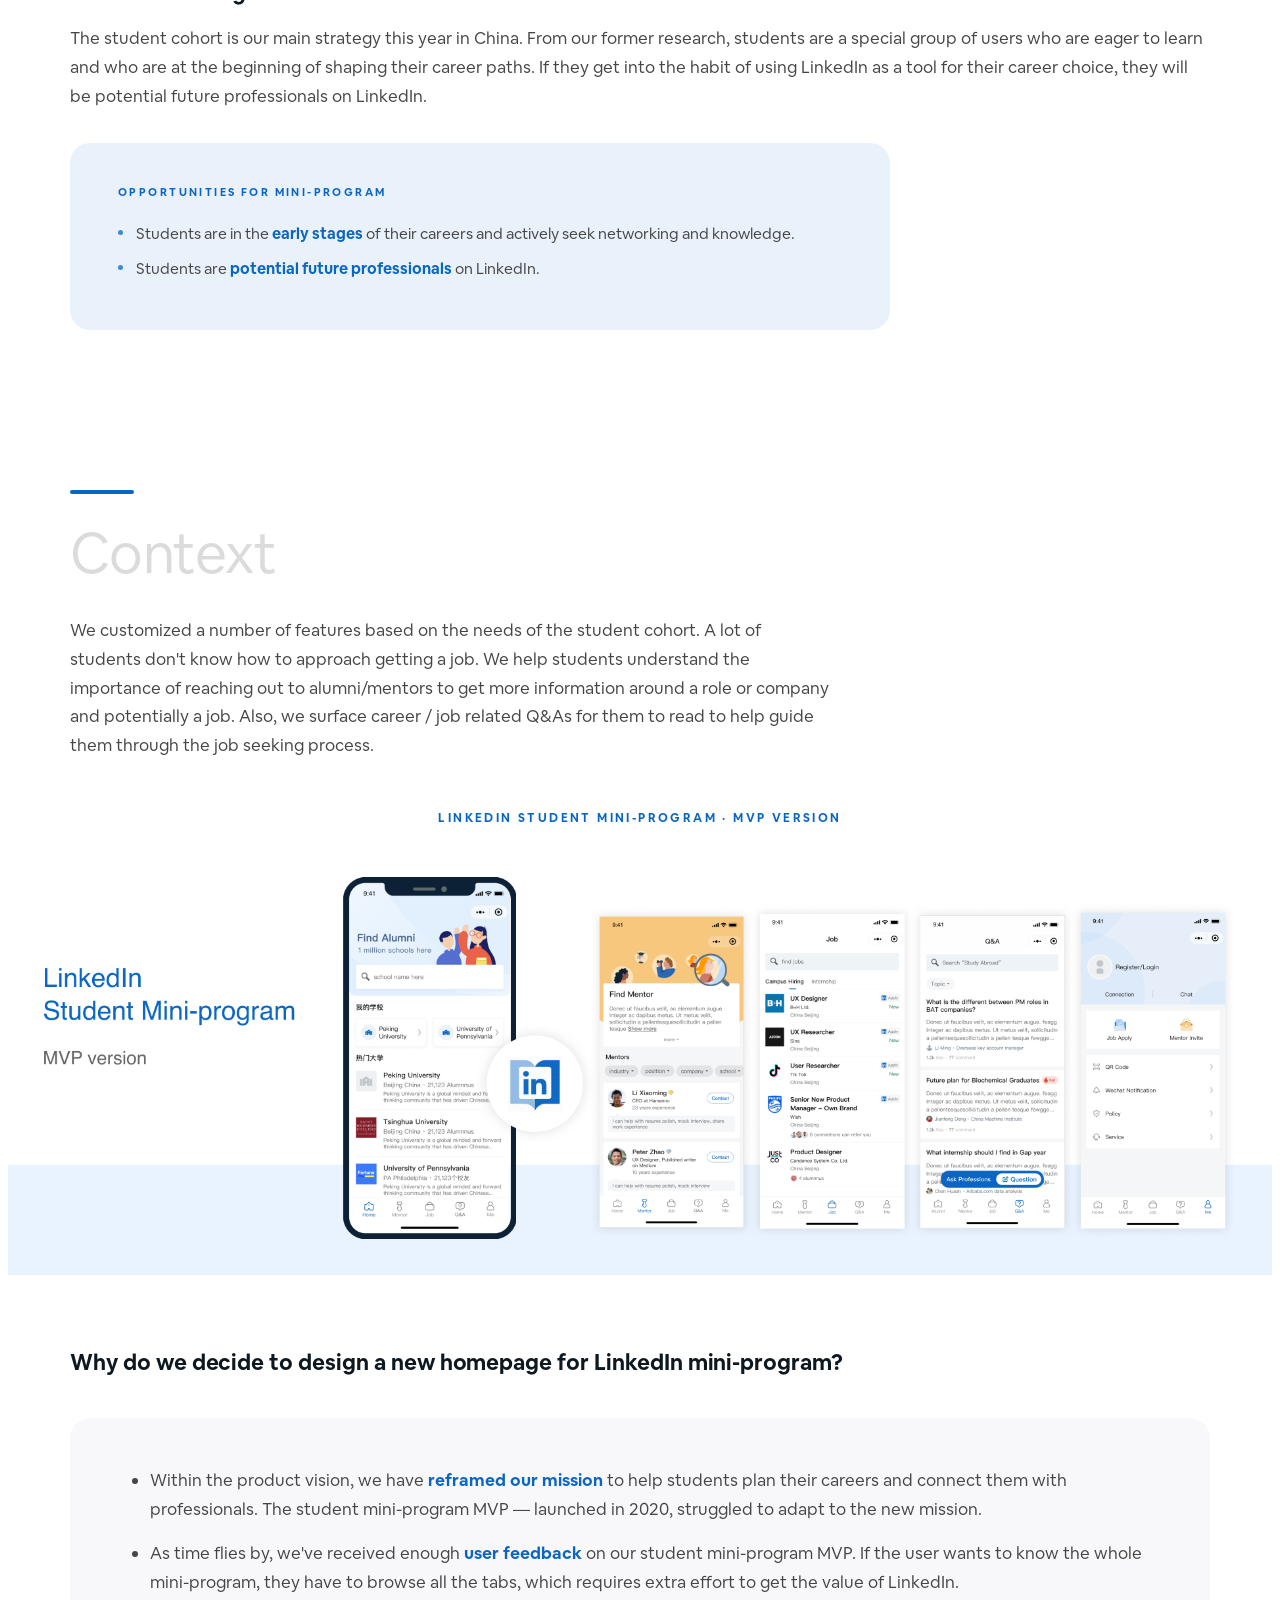
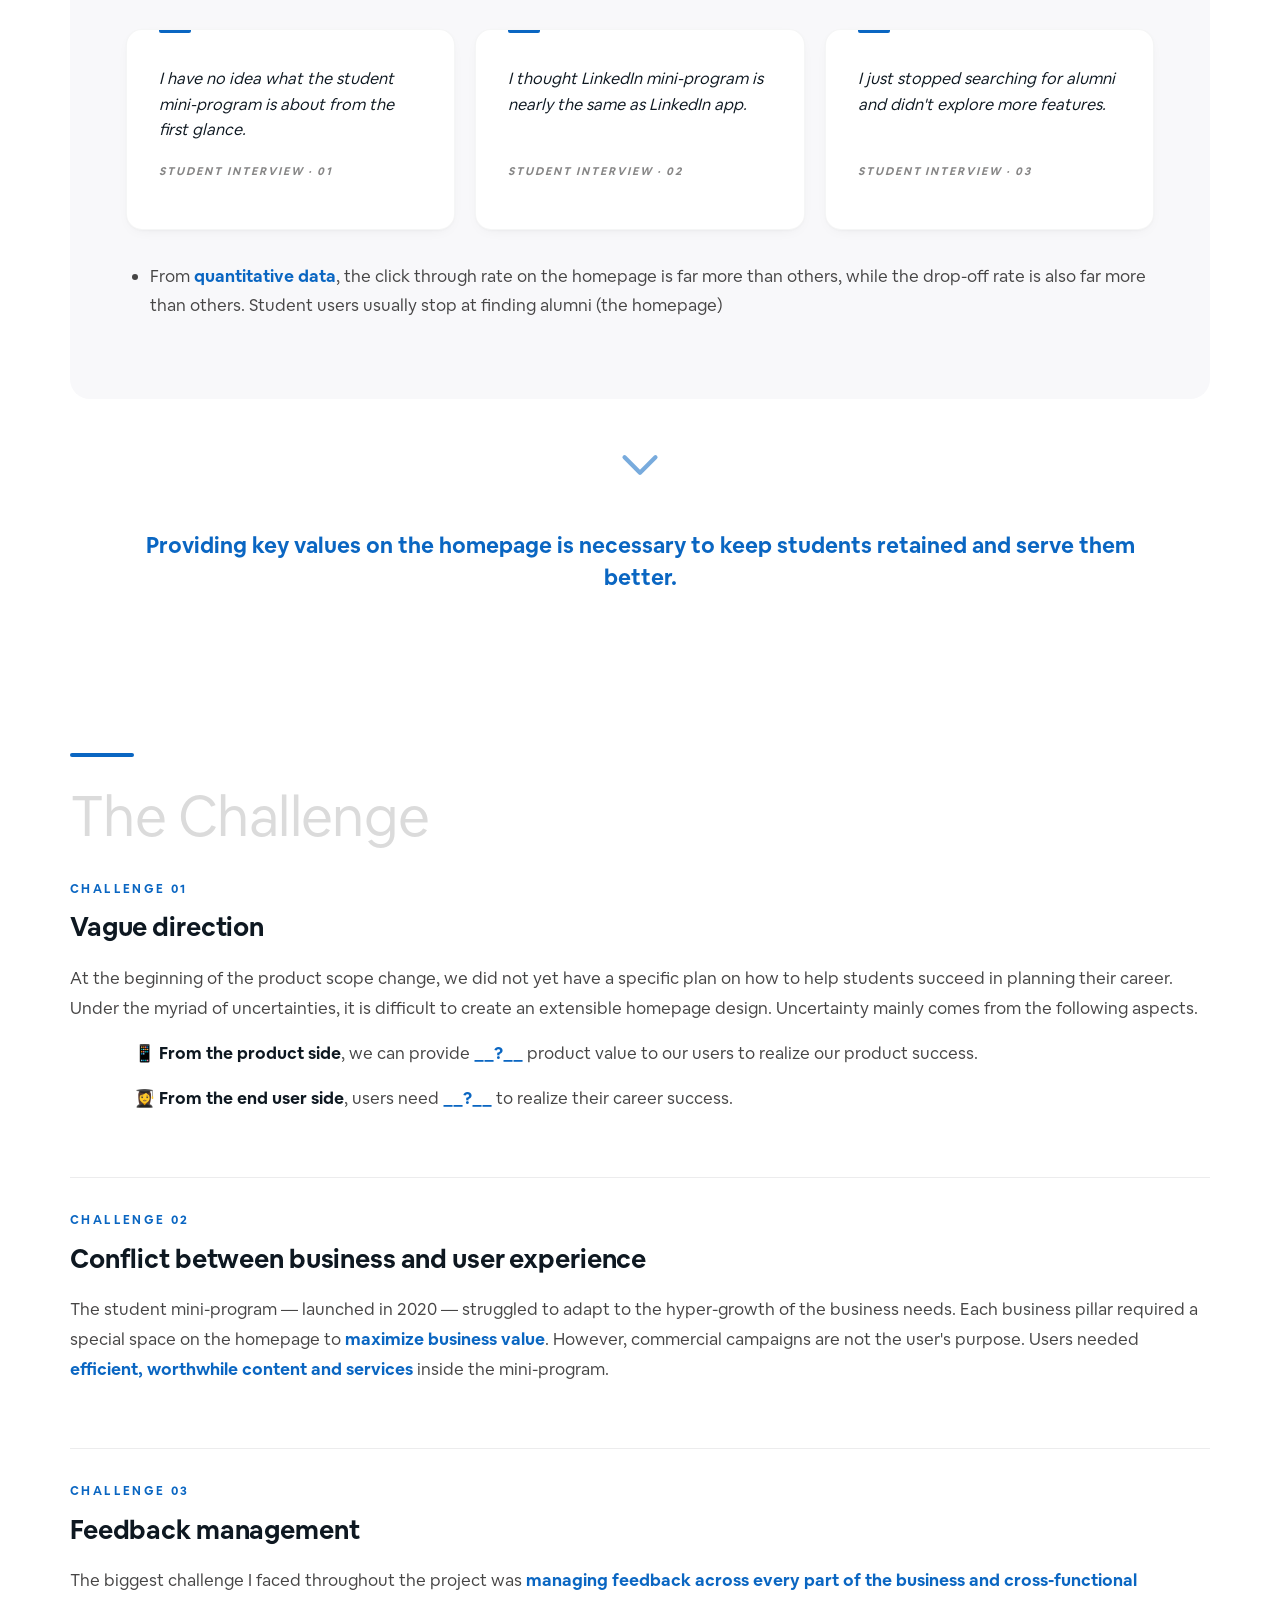
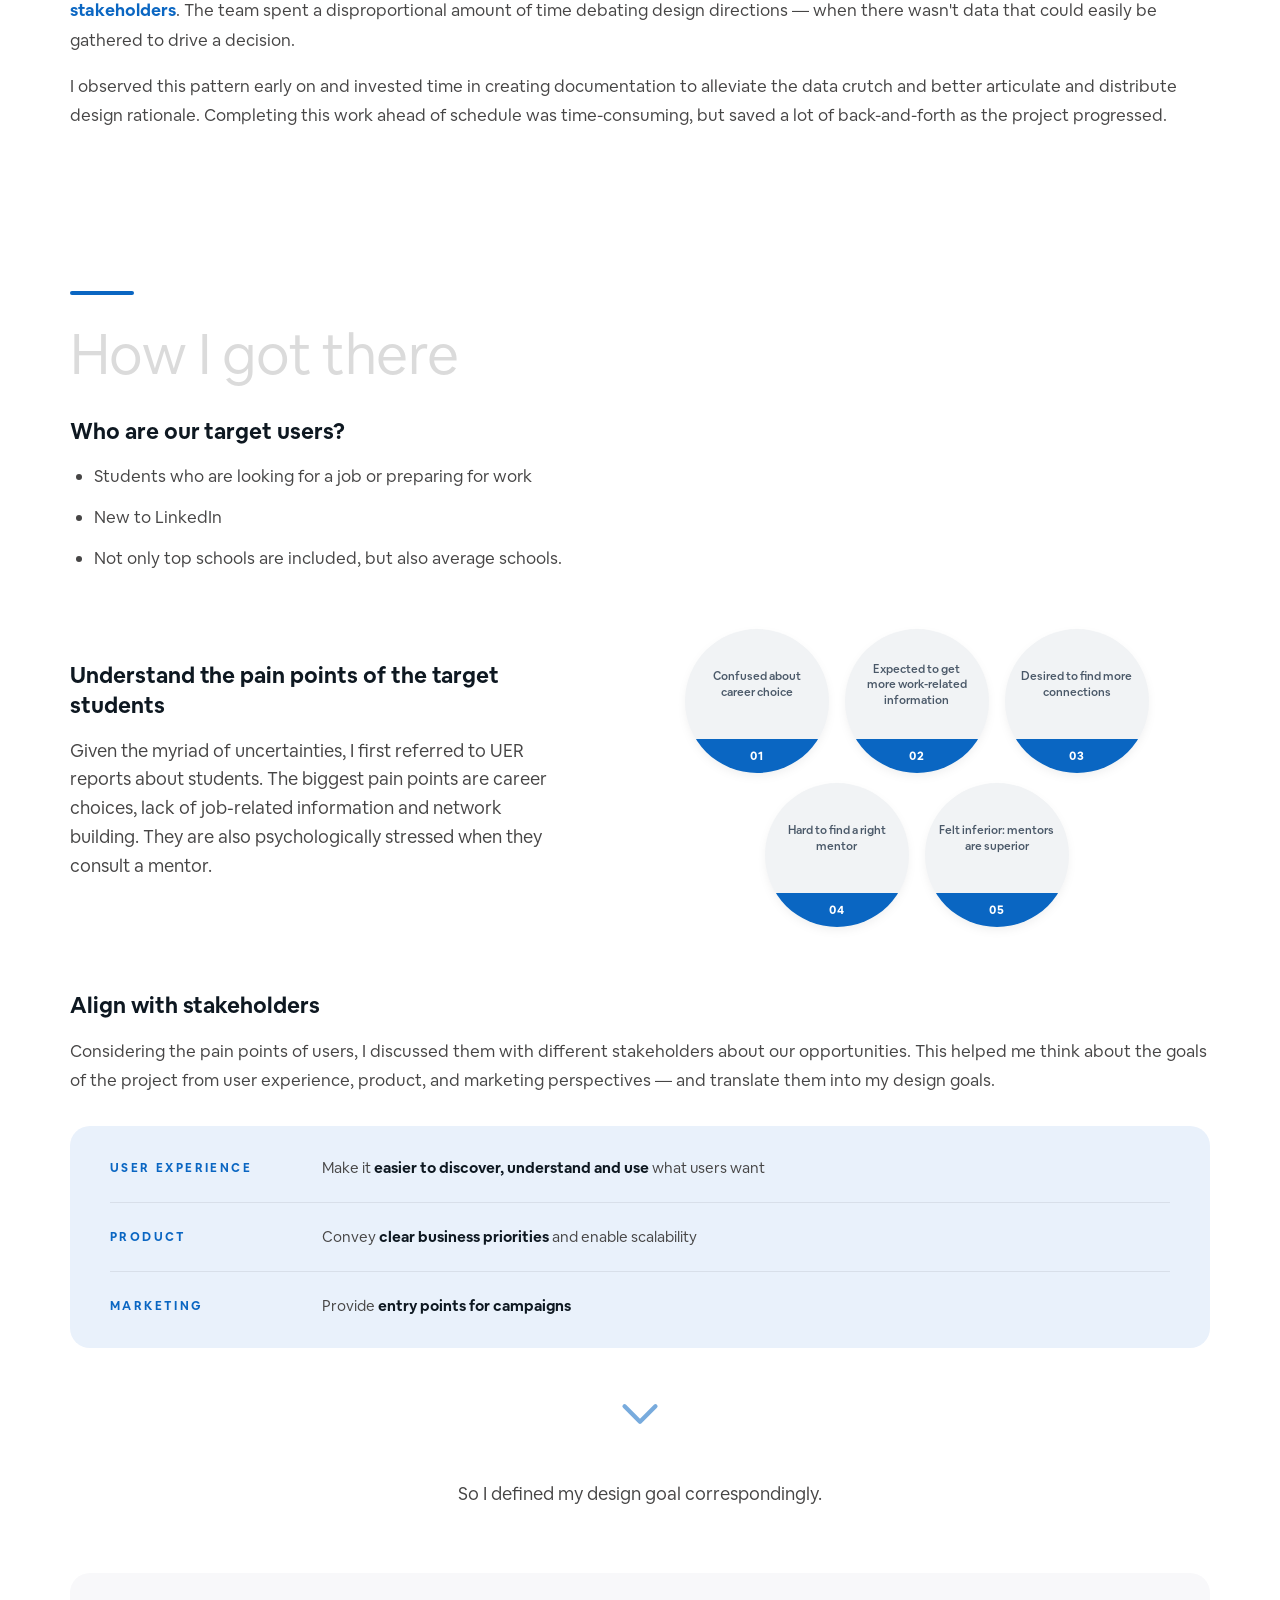
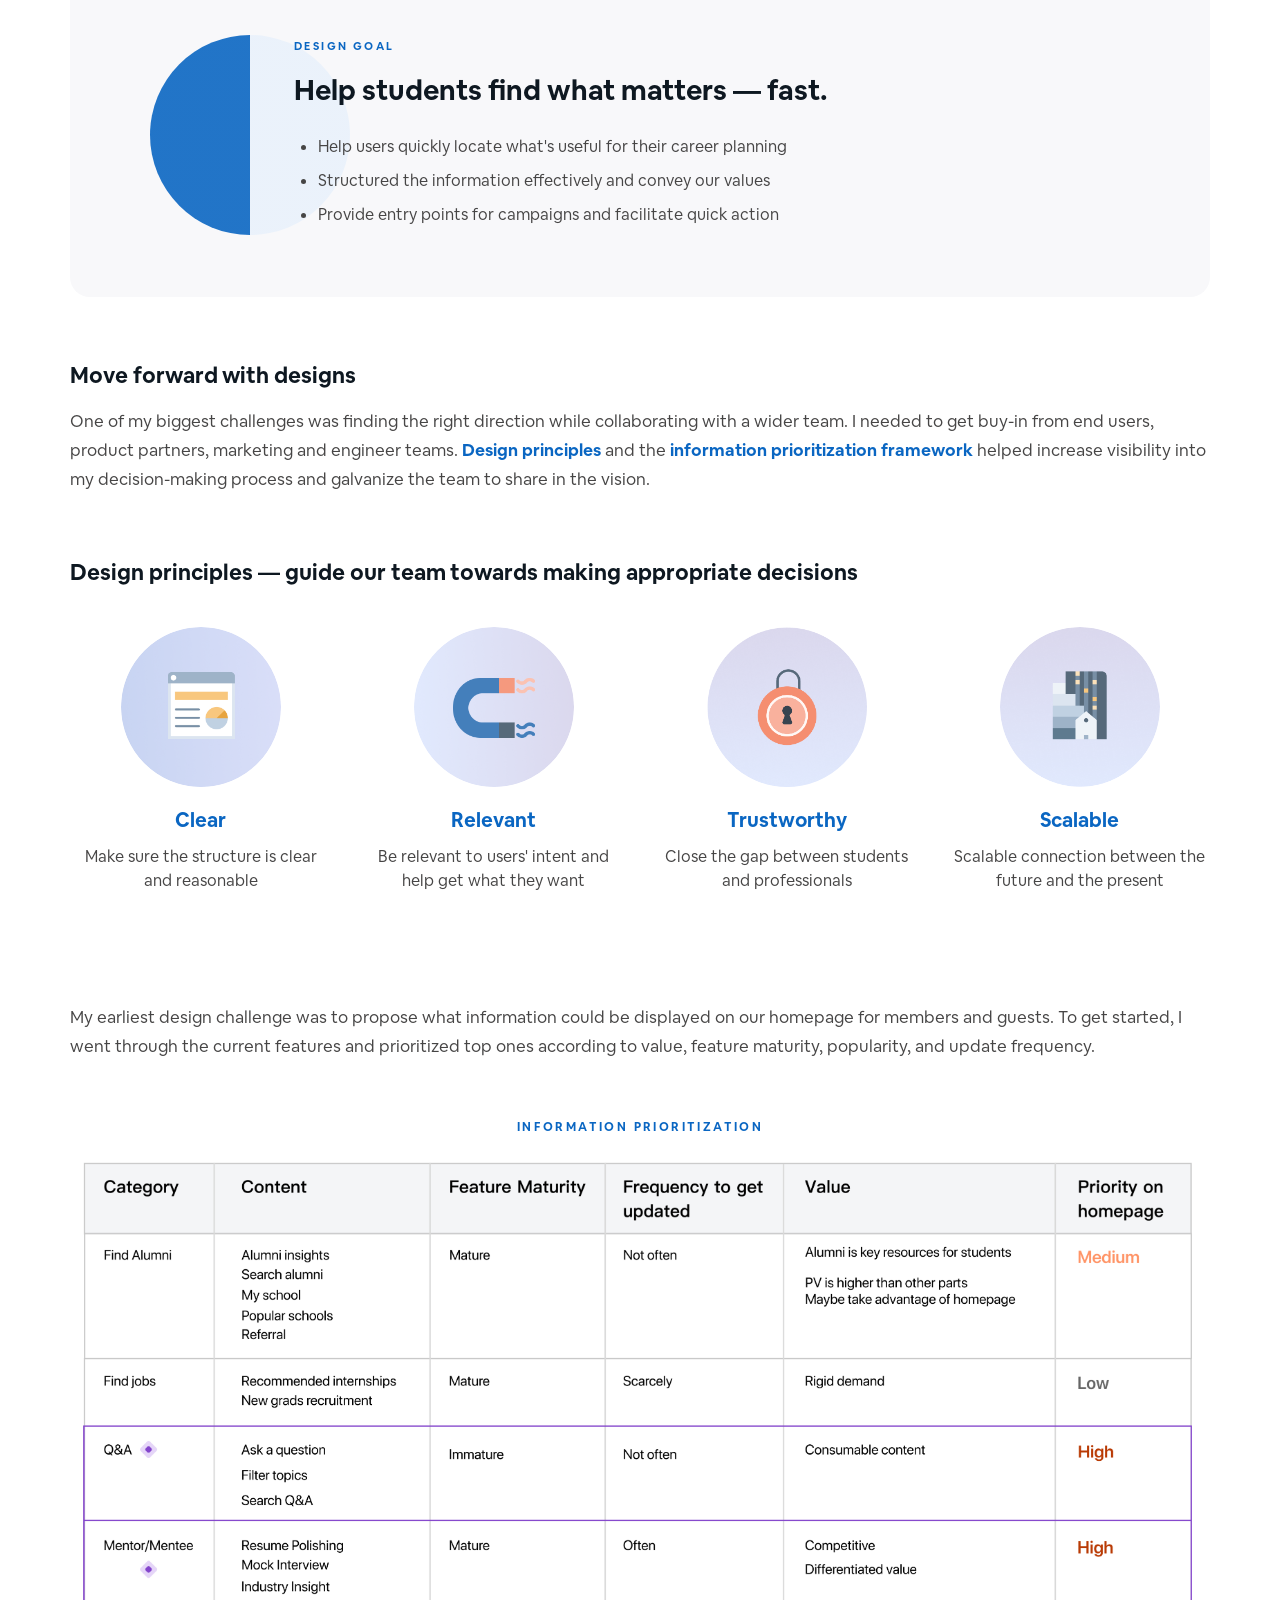
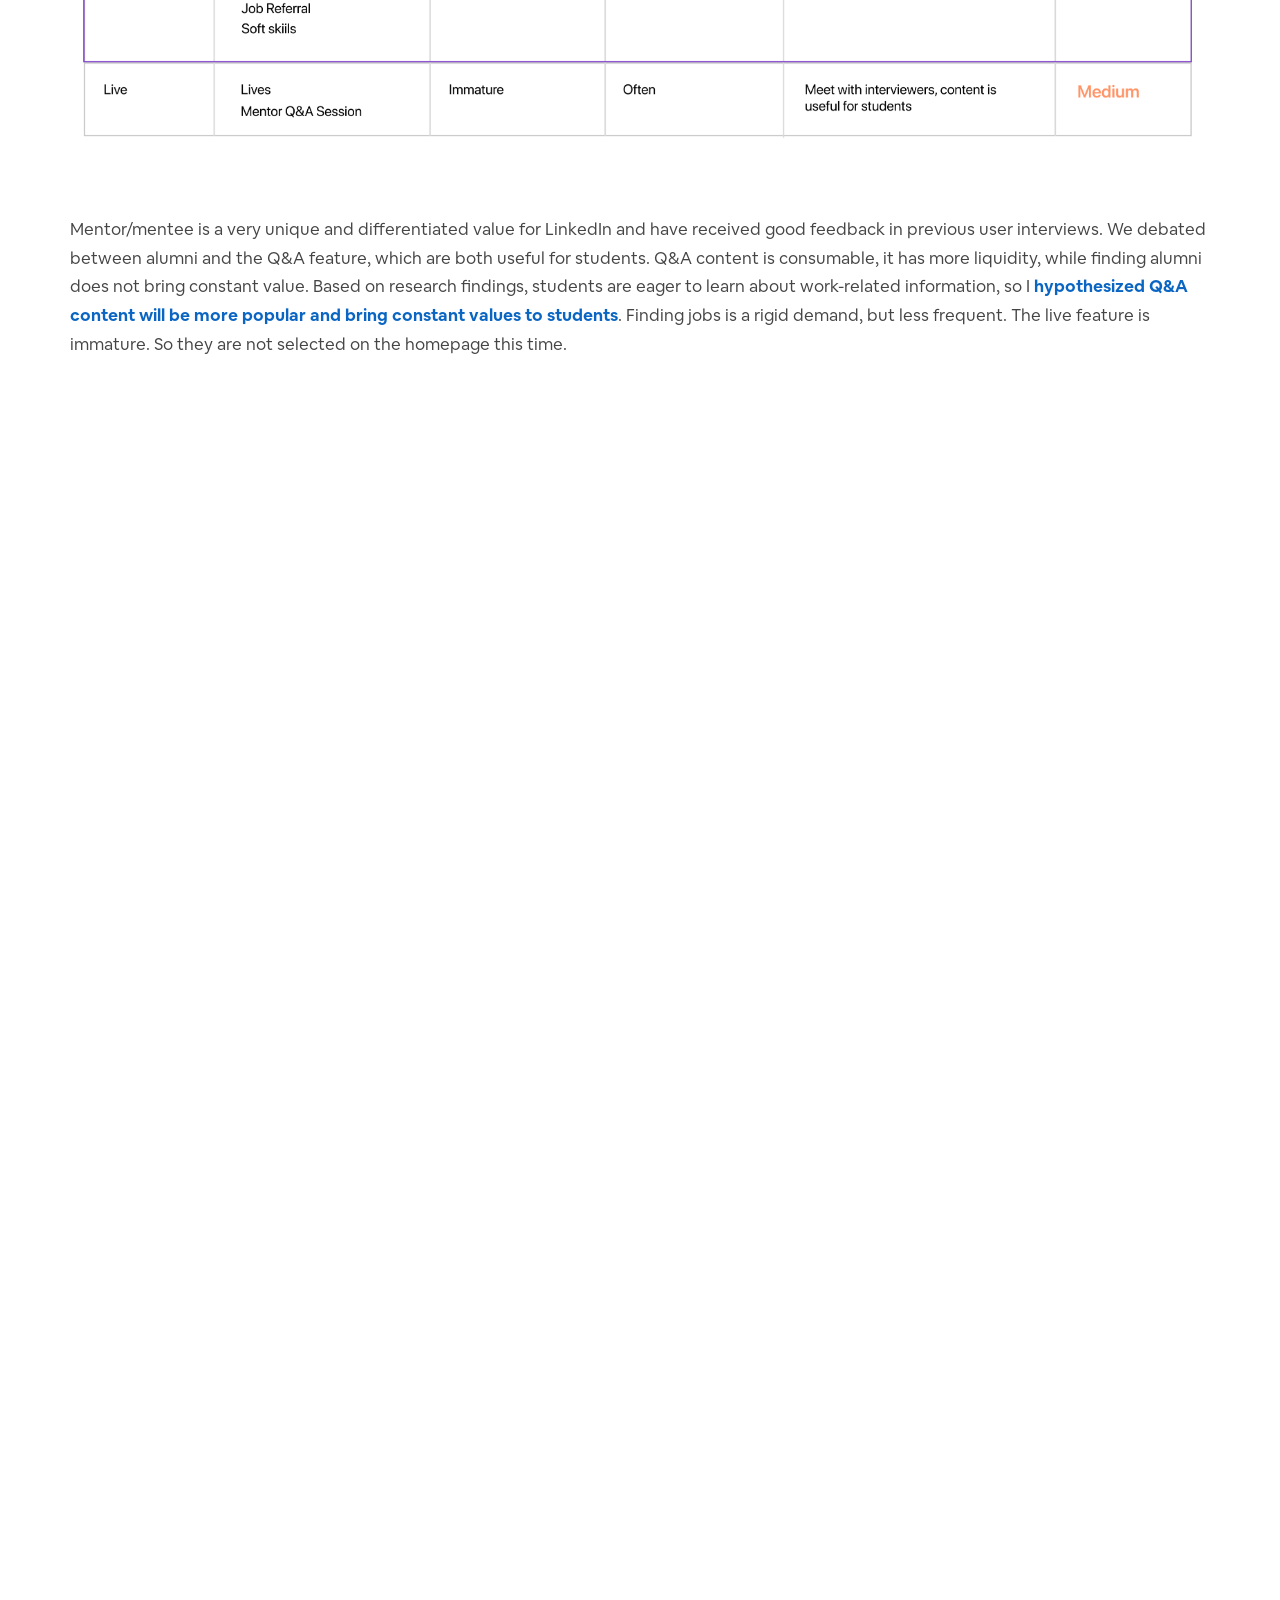
<file: projects/homepage-design.html>
<!DOCTYPE html>
<html lang="en">
<head>
  <meta charset="UTF-8" />
  <meta name="viewport" content="width=device-width, initial-scale=1.0" />
  <title>Homepage design | Shilue's Portfolio</title>
  <meta name="description" content="Design by accretion — redesigning the LinkedIn student mini-program homepage." />
  <link rel="icon" type="image/png" href="../images/avatar-header.png" />
  <link rel="preload" href="../fonts/AirbnbCereal_W_Bk.otf" as="font" type="font/otf" crossorigin>
  <link rel="preload" href="../fonts/AirbnbCereal_W_Bd.otf" as="font" type="font/otf" crossorigin>
  <link rel="preconnect" href="https://fonts.googleapis.com">
  <link rel="preconnect" href="https://fonts.gstatic.com" crossorigin>
  <link href="https://fonts.googleapis.com/css2?family=Inter:wght@300;400;500;600;700;800&display=swap" rel="stylesheet">
  <style>

/* ============ Visionary design alternatives — HTML wireframe phones ============ */
.alts-wrap{margin:56px calc(50% - 50vw + 8px) 24px;background:#F4F7FA;padding:64px 32px 56px;border-radius:8px;overflow-x:auto}
.alts-grid{display:grid;grid-template-columns:2.1fr 1fr 1fr 1fr;gap:40px;max-width:1720px;margin:0 auto;align-items:start}
.alts-item{display:flex;flex-direction:column;gap:28px}
.alts-item__phones{display:flex;justify-content:center;gap:24px;position:relative}
.alts-item--dual .alts-item__phones{gap:16px;align-items:center}
.alts-arrow{color:rgba(15,24,33,.35);font-size:26px;line-height:1;align-self:center;padding:0 6px}
.alts-item__pc{display:flex;flex-direction:column;gap:16px;font-family:var(--font-sans);padding:0 8px}
.alts-pc__pros,.alts-pc__cons{margin:0;font-size:14px;line-height:1.55;color:var(--c-body);font-weight:400}
.alts-pc__pros strong,.alts-pc__cons strong{display:block;font-size:11px;font-weight:700;color:var(--c-text-deep);letter-spacing:0.15em;text-transform:uppercase;margin:0 0 8px}
.alts-pc__cons strong{color:#9A6C3F}

.alts-annotate{position:absolute;top:20px;left:-4px;display:flex;align-items:center;gap:10px;pointer-events:none;z-index:6}
.alts-annotate__label{font-size:12px;font-weight:600;color:var(--c-body);background:#fff;padding:5px 12px;border-radius:4px;box-shadow:0 2px 8px -2px rgba(15,24,33,.15);white-space:nowrap}
.alts-annotate__line{width:32px;height:1px;background:#B57C99}

.alt-phone{width:260px;height:560px;background:#fff;border:1.5px solid rgba(15,24,33,.14);border-radius:32px;padding:6px 6px 0;display:flex;flex-direction:column;position:relative;box-shadow:0 14px 32px -14px rgba(15,24,33,.18),0 4px 10px -3px rgba(15,24,33,.06);flex-shrink:0;overflow:hidden}
.alt-phone__notch{position:absolute;top:3px;left:50%;transform:translateX(-50%);width:70px;height:16px;background:#0F1821;border-radius:0 0 14px 14px;z-index:2}
.alt-phone__status{display:flex;justify-content:space-between;align-items:center;padding:7px 14px 5px;font-size:9px;font-weight:700;color:#0F1821;position:relative;z-index:3}
.alt-phone__status-icons{display:inline-flex;gap:4px;align-items:center;color:#0F1821}
.alt-phone__status-icons svg{height:8px;width:auto;display:block}
.alt-phone__pill{align-self:flex-start;margin:6px 14px 10px;padding:4px 10px;background:#EEF0F3;border-radius:20px;font-size:9px;font-weight:700;color:#0F1821;display:inline-flex;align-items:center;gap:5px}
.alt-phone__pill-icon{color:var(--c-blue);font-size:9px}
.alt-phone__body{flex:1;padding:0 10px;display:flex;flex-direction:column;gap:8px;overflow:hidden}
.soc-phone .alt-phone__body{overflow:visible}
.alt-section{background:#F1F3F5;border-radius:7px;padding:10px}
.alt-section--tight{padding:10px}
.alt-section--banner{min-height:72px;background:transparent;position:relative;padding:0;overflow:visible;display:flex;align-items:stretch;justify-content:center;gap:6px}
.alt-banner-slide{flex:0 0 78%;background:#E4E7EC;border-radius:7px;display:flex;align-items:center;justify-content:center;position:relative}
.alt-banner-slide--peek{flex:0 0 6%;background:#EAECEF;border-radius:4px;opacity:0.7}
.alt-section--qa{flex:1;min-height:0}
.alt-section__label{font-size:9px;font-weight:700;color:#0F1821;margin:0 0 5px}
.alt-banner-icon{width:26px;height:16px;background:#D3D9DE;border-radius:3px}
.alt-banner-dot{position:absolute;bottom:6px;left:50%;transform:translateX(-50%);width:16px;height:2.5px;background:#6BC79E;border-radius:2px}
.alt-cards-2{display:grid;grid-template-columns:1fr 1fr;gap:5px}
.alt-cards-2 div{background:#E4E7EC;border-radius:4px;height:34px}
.alt-cards-stack{display:flex;flex-direction:column;gap:4px}
.alt-cards-stack div{background:#E4E7EC;border-radius:3.5px;height:17px;flex:1;min-height:16px}
.alt-cards-3{display:flex;gap:6px;overflow:hidden;padding-right:8px;margin:2px -2px 0 -2px}
.alt-featurecard{flex:0 0 46%;background:#fff;border-radius:6px;padding:8px 8px 6px;display:flex;flex-direction:column;gap:2px;min-height:66px;box-shadow:0 1px 2px rgba(15,24,33,.04)}
.alt-featurecard__title{font-size:9px;font-weight:700;color:#0F1821;margin:0;line-height:1.2}
.alt-featurecard__desc{font-size:8px;color:#4A5868;margin:0;line-height:1.2}
.alt-featurecard__pips{margin-top:auto;display:flex;padding-top:4px}
.alt-featurecard__pips span{width:14px;height:14px;border-radius:50%;background:#F5F5F7;border:1.5px solid #fff;display:inline-block;box-shadow:0 0 0 0.5px rgba(15,24,33,.14)}
.alt-featurecard__pips span:not(:first-child){margin-left:-5px}
.alt-mentors{display:grid;grid-template-columns:1fr 1fr;gap:5px;margin-top:2px}
.alt-mentor{background:#fff;border-radius:5px;padding:7px;display:flex;flex-direction:column;gap:5px}
.alt-mentor__head{display:flex;gap:5px;align-items:center}
.alt-mentor__avatar{display:block;width:14px;height:14px;background:transparent;border:1px solid #C7CDD3;border-radius:50%;flex-shrink:0}
.alt-mentor__meta-col{display:flex;flex-direction:column;gap:0;min-width:0}
.alt-mentor__name{font-size:8px;font-weight:700;color:#0F1821;margin:0;line-height:1.15;white-space:nowrap;overflow:hidden;text-overflow:ellipsis}
.alt-mentor__meta{font-size:7px;color:var(--c-blue);margin:0;line-height:1.15;font-weight:500}
.alt-mentor__quote{font-size:7px;color:#0F1821;margin:0;line-height:1.3;font-weight:400;padding:5px;border:1px solid #E4E7EC;border-radius:3px;background:#fff}
.alt-choice-row{display:grid;grid-template-columns:1fr 1fr;gap:5px;margin-top:2px}
.alt-choice{background:#F1F3F5;border-radius:7px;padding:10px 8px;display:flex;flex-direction:column;gap:2px;align-items:flex-start}
.alt-choice__icon{color:var(--c-blue);font-size:14px;line-height:1;margin-bottom:2px}
.alt-choice__title{font-size:9px;font-weight:700;color:#0F1821;margin:0;line-height:1.2}
.alt-choice__desc{font-size:7.5px;color:#4A5868;margin:0;line-height:1.25}
.alt-phone__sheet-scrim{position:absolute;inset:0;background:rgba(15,24,33,.22);z-index:4;border-radius:30px;pointer-events:none}
.alt-phone__sheet{position:absolute;bottom:0;left:0;right:0;background:#fff;border-radius:16px 16px 0 0;padding:9px 16px 16px;display:flex;flex-direction:column;gap:7px;z-index:5;box-shadow:0 -8px 22px -6px rgba(15,24,33,.15)}
.alt-phone__sheet-grip{width:36px;height:3.5px;background:rgba(15,24,33,.18);border-radius:2px;margin:0 auto 5px}
.alt-sheet-item{font-size:10px;font-weight:600;color:#0F1821;background:#fff;border:1px solid rgba(15,24,33,.10);border-radius:7px;padding:8px 11px;text-align:center}
.alt-phone__tabs{display:grid;grid-template-columns:repeat(4,1fr);gap:2px;padding:8px 5px 10px;border-top:1px solid rgba(15,24,33,.08);margin-top:5px}
.alt-tab{display:flex;flex-direction:column;align-items:center;gap:2.5px;font-size:7.5px;color:#4A5868;font-weight:500}
.alt-tab--active{color:var(--c-blue);font-weight:700}
.alt-tab__icon{width:16px;height:16px;display:flex;align-items:center;justify-content:center;color:currentColor}
.alt-tab__icon svg{width:14px;height:14px;display:block;fill:none;stroke:currentColor;stroke-width:1.4}
.alt-tab--active .alt-tab__icon svg[data-fill]{fill:var(--c-blue);stroke:none}
@media (max-width:1200px){.alts-grid{grid-template-columns:1fr 1fr;gap:32px}.alts-item--dual{grid-column:1 / -1}}
@media (max-width:700px){.alts-grid{grid-template-columns:1fr}.alts-item--dual{grid-column:auto}.alts-wrap{padding:36px 16px}.alt-phone{width:180px;height:390px}}


/* ============ Solve of conflicts — 2 phones + annotated red-dashed callouts ============ */
.soc-wrap{margin:56px auto;max-width:1200px;padding:56px 220px;background:#F4F7FA;border-radius:8px;overflow:visible}
.soc-grid{display:grid;grid-template-columns:1fr 1fr;gap:40px;align-items:start;justify-items:center;overflow:visible}
.soc-item{display:flex;flex-direction:column;align-items:center;gap:20px;position:relative;padding:0}
.soc-phone{overflow:visible !important}
.soc-header{display:flex;justify-content:space-between;align-items:center;padding:4px 14px 8px;border-bottom:1px solid rgba(15,24,33,.08);margin:0 4px}
.soc-header__title{font-size:12px;font-weight:700;color:var(--c-text-deep);margin:0}
.soc-header__icons{display:flex;gap:6px;align-items:center;color:var(--c-text-deep)}
.soc-header__ico{font-size:11px;line-height:1}
.soc-stories{display:flex;justify-content:space-between;padding:8px 10px;background:transparent}
.soc-story{display:flex;flex-direction:column;align-items:center;gap:4px}
.soc-story span:first-child{width:26px;height:26px;border:1.5px solid #C7CDD3;border-radius:50%;display:block}
.soc-story__lbl{font-size:8px;color:#4A5868;font-weight:500}
.soc-single-banner{display:flex;align-items:center;justify-content:center;flex-direction:column;gap:6px;min-height:80px;background:#EAECEF}
.soc-single-banner__icon{font-size:16px;color:#8992A3;line-height:1}
.soc-single-banner__lbl{font-size:9px;font-weight:600;color:#4A5868}
.soc-big-carousel{min-height:110px !important}
.soc-big-carousel .alt-banner-slide{border-radius:12px}
.soc-big-carousel .alt-banner-icon{width:44px;height:30px}
/* Red dashed annotation box — extends 4px outside the element */
.soc-annobox{position:relative}
.soc-annobox::after{content:"";position:absolute;inset:-4px;border:1.5px dashed #D0342C;border-radius:8px;pointer-events:none;z-index:3}
/* Callouts — position outside the phone via right:100% / left:100% */
.soc-callout{position:absolute;font-family:var(--font-sans);display:flex;flex-direction:column;gap:5px;width:180px;z-index:4}
.soc-callout__title{font-size:13px;font-weight:700;color:var(--c-text-deep);margin:0;line-height:1.25}
.soc-callout__body{font-size:11.5px;line-height:1.4;color:var(--c-body);margin:0;font-weight:400}
.soc-callout--top-left{right:100%;margin-right:24px;top:110px;text-align:right;align-items:flex-end}
.soc-callout--mid-left{right:100%;margin-right:24px;top:340px;text-align:right;align-items:flex-end}
.soc-callout--top-right{left:100%;margin-left:24px;top:130px;text-align:left;align-items:flex-start}
/* Pink dot + connector line */
.soc-callout--top-left::before,.soc-callout--mid-left::before{content:"";position:absolute;width:8px;height:8px;background:#B57C99;border-radius:50%;right:-32px;top:6px}
.soc-callout--top-right::before{content:"";position:absolute;width:8px;height:8px;background:#B57C99;border-radius:50%;left:-32px;top:6px}
.soc-callout--top-left::after,.soc-callout--mid-left::after{content:"";position:absolute;height:1px;background:#B57C99;right:-24px;top:10px;width:24px}
.soc-callout--top-right::after{content:"";position:absolute;height:1px;background:#B57C99;left:-24px;top:10px;width:24px}
/* Caption below phones */
.soc-caption{display:flex;flex-direction:column;align-items:center;gap:6px;margin-top:20px;text-align:center}
.soc-caption__title{font-size:15px;font-weight:700;color:var(--c-text-deep);margin:0;font-family:var(--font-sans)}
.soc-caption__selected{font-size:13px;font-weight:600;color:#2A9D5C;margin:0;font-family:var(--font-sans);display:flex;align-items:center;gap:6px}
.soc-caption__selected--placeholder{color:transparent}
.soc-caption__check{width:16px;height:16px;background:#2A9D5C;color:#fff;border-radius:3px;display:inline-flex;align-items:center;justify-content:center;font-size:10px;font-weight:700}

@media (max-width:1200px){
  .soc-wrap{padding:56px 40px}
  .soc-callout--top-left,.soc-callout--mid-left,.soc-callout--top-right{position:static;width:auto;max-width:none;text-align:left;align-items:flex-start;margin:12px 0}
  .soc-callout::before,.soc-callout::after{display:none}
}
@media (max-width:768px){.soc-grid{grid-template-columns:1fr;gap:56px}.soc-wrap{padding:32px 20px}}

/* ============ A11y baseline: focus-visible + reduced-motion ============ */
*:focus { outline: none; }
a:focus-visible, button:focus-visible, [tabindex]:focus-visible, .card:focus-visible {
  outline: 2px solid #0A66C2;
  outline-offset: 3px;
  border-radius: 4px;
}
@media (prefers-reduced-motion: reduce) {
  *, *::before, *::after {
    animation-duration: 0.01ms !important;
    animation-iteration-count: 1 !important;
    transition-duration: 0.01ms !important;
    scroll-behavior: auto !important;
  }
  video[autoplay] { display: none; }
}


@font-face { font-family: 'Airbnb Cereal App'; font-weight: 300; font-style: normal; src: url('../fonts/AirbnbCereal_W_Lt.otf') format('opentype'); font-display: swap; }
@font-face { font-family: 'Airbnb Cereal App'; font-weight: 400; font-style: normal; src: url('../fonts/AirbnbCereal_W_Bk.otf') format('opentype'); font-display: swap; }
@font-face { font-family: 'Airbnb Cereal App'; font-weight: 500; font-style: normal; src: url('../fonts/AirbnbCereal_W_Md.otf') format('opentype'); font-display: swap; }
@font-face { font-family: 'Airbnb Cereal App'; font-weight: 700; font-style: normal; src: url('../fonts/AirbnbCereal_W_Bd.otf') format('opentype'); font-display: swap; }
@font-face { font-family: 'Airbnb Cereal App'; font-weight: 800; font-style: normal; src: url('../fonts/AirbnbCereal_W_XBd.otf') format('opentype'); font-display: swap; }
@font-face { font-family: 'Airbnb Cereal App'; font-weight: 900; font-style: normal; src: url('../fonts/AirbnbCereal_W_Blk.otf') format('opentype'); font-display: swap; }

/* Fallback fonts sized to match Cereal metrics — reduces FOUT layout shift */
@font-face {
  font-family: 'Cereal-fallback';
  src: local('Arial');
  size-adjust: 102%;
  ascent-override: 92%;
  descent-override: 22%;
  line-gap-override: 0%;
}


:root{
  /* Colors */
  --c-text:#1C3142; --c-text-deep:#0E1821; --c-body:#464545;
  --c-l1:#DBDBDB;                          /* L1 watermark heading */
  --c-blue:#0A66C2;            /* unified blue — only blue used on the page */
  --c-bg:#FFFFFF; --c-container-bg:#F8F8FA;     /* unified container/box background */
  --c-meta-bg:var(--c-container-bg);
  --c-callout-blue:#E9F1FB; --c-card-blue:#EFF5FE;
  --c-accent:#C24A3A;

  /* Typography */
  /* Font: Airbnb Cereal is Airbnb's proprietary paid font (not freely available).
     Inter is the closest open-source alternative, loaded via Google Fonts above.
     If you have the Airbnb Cereal font files, drop them in /fonts/ and add @font-face. */
  --font-sans:"Airbnb Cereal App","Cereal-fallback","Inter","-apple-system","BlinkMacSystemFont","Helvetica Neue",Arial,sans-serif;

  /* Container */
  --container-width:1140px; --header-height:80px; --side-pad:0px;

  /* SPACING SYSTEM */
  --gap-l1-top:160px;        /* before L1 watermark */
  --gap-l1-bottom:32px;      /* after L1 watermark */
  --gap-l2-top:64px;         /* between L2 modules (heading + body block) — single source of truth */
  --gap-l2-bottom:16px;      /* after L2 to body */
  --gap-para:24px;           /* paragraph to paragraph */
  --gap-text-to-img:40px;    /* text to image */
  --gap-img-to-text:56px;    /* image to text */
  --gap-img-to-img:48px;     /* image to image */
  --gap-caption-to-img:16px; /* image caption above image */
  --gap-section-block:64px;  /* generic block-to-block in same section */
  --container-pad:64px;      /* padding inside grey/blue containers */
}
*{box-sizing:border-box}
html{overflow-y:scroll;scroll-behavior:smooth}
html,body{margin:0;padding:0;background:var(--c-bg);color:var(--c-body);font-family:var(--font-sans);font-size:17px;font-weight:400;line-height:1.7;-webkit-font-smoothing:antialiased}
a{color:inherit;text-decoration:none}
a:hover{opacity:.85;transition:opacity .2s ease}
.brand:hover{opacity:1}
img{max-width:100%;display:block}

/* ============ Header ============ */
.site-header{position:fixed;top:0;left:0;right:0;width:100%;background:rgba(255,255,255,.94);backdrop-filter:saturate(180%) blur(8px);-webkit-backdrop-filter:saturate(180%) blur(8px);z-index:100;height:var(--header-height);display:flex;align-items:center;border-bottom:1px solid transparent;transition:background-color .35s cubic-bezier(.4,0,.2,1),backdrop-filter .35s cubic-bezier(.4,0,.2,1),-webkit-backdrop-filter .35s cubic-bezier(.4,0,.2,1),border-color .35s cubic-bezier(.4,0,.2,1),box-shadow .35s cubic-bezier(.4,0,.2,1),transform .35s cubic-bezier(.4,0,.2,1)}
.site-header.is-hidden{transform:translateY(-100%)}
body{padding-top:var(--header-height)}
.site-header.is-scrolled{background:rgba(255,255,255,.94)}
.site-header__inner{display:flex;align-items:center;justify-content:space-between;width:100%}
.brand{display:flex;align-items:center;gap:12px;font-size:18px;font-weight:700;color:var(--c-text)}
.brand-avatar{position:relative;width:38px;height:40px;flex-shrink:0}
.brand-avatar img{position:absolute;top:0;left:0;width:38px;height:40px;object-fit:cover;border-radius:50%;transition:opacity .2s ease,transform .4s cubic-bezier(.4,0,.2,1)}
.brand-avatar__hover{opacity:0}
.brand:hover .brand-avatar__default{opacity:0}
.brand:hover .brand-avatar__hover{opacity:1}
.brand:hover .brand-avatar img{transform:scale(1.05)}
.nav{display:flex;gap:60px;align-items:center}
.nav a{position:relative;display:inline-block;padding:6px 0;font-size:16px;font-weight:500;color:var(--c-text);transition:color .25s cubic-bezier(.4,0,.2,1)}
.nav a::after{content:"";position:absolute;left:0;bottom:0;width:100%;height:2px;background:currentColor;transform:scaleX(0);transform-origin:left center;transition:transform .35s cubic-bezier(.65,0,.35,1)}
.nav a:hover::after,.nav a.is-active::after{transform:scaleX(1)}
.nav a.is-active{color:#0A66C2}

/* ============ Container ============ */
.container{max-width:var(--container-width);margin:0 auto;padding-left:var(--side-pad);padding-right:var(--side-pad)}
.site-header > .container{padding-left:var(--side-pad);padding-right:var(--side-pad)}

/* ============ Anchor scroll offset (account for sticky header + section-nav) ============ */
main section[id]{scroll-margin-top:140px}
@media (max-width:768px){main section[id]{scroll-margin-top:110px}}

/* ============ Section navigation (sticky top bar below main header) ============ */
.section-nav{position:sticky;top:0;z-index:101;background:rgba(255,255,255,.92);backdrop-filter:saturate(160%) blur(20px);-webkit-backdrop-filter:saturate(160%) blur(20px);border-bottom:1px solid rgba(15,24,33,.06);margin:32px 0 0;transition:top .35s cubic-bezier(.4,0,.2,1),box-shadow .3s ease}
.section-nav.is-stuck{box-shadow:0 4px 20px -8px rgba(15,24,33,.10)}
.section-nav.below-header{top:var(--header-height)}
.section-nav__inner{display:flex;align-items:center;justify-content:center;gap:48px;max-width:var(--container-width);margin:0 auto;padding:14px var(--side-pad);overflow-x:auto;-webkit-overflow-scrolling:touch;scrollbar-width:none}
.section-nav__inner::-webkit-scrollbar{display:none}
.section-nav__link{font-size:13px;font-weight:500;color:var(--c-body);letter-spacing:0.08em;text-transform:uppercase;padding:8px 0;position:relative;transition:color .2s ease;white-space:nowrap;flex-shrink:0}
.section-nav__link:hover{color:var(--c-text-deep);opacity:1}
.section-nav__link.is-active{color:var(--c-blue);font-weight:700}
.section-nav__link.is-active::after{content:"";position:absolute;left:50%;bottom:-15px;transform:translateX(-50%);width:100%;height:2px;background:var(--c-blue);border-radius:2px}
@media (max-width:768px){.section-nav__inner{justify-content:flex-start;gap:28px;padding:12px 20px}.section-nav__link{font-size:12px;letter-spacing:0.06em}}

/* ============ Floating scroll progress + back-to-top ============ */
.scroll-progress{position:fixed;bottom:32px;right:32px;width:52px;height:52px;z-index:100;opacity:0;transform:translateY(20px);transition:opacity .35s ease,transform .35s ease;cursor:pointer;border:none;padding:0;background:transparent;pointer-events:none;-webkit-tap-highlight-color:transparent}
.scroll-progress.is-visible{opacity:1;transform:translateY(0);pointer-events:auto}
.scroll-progress__ring{position:absolute;inset:0;width:100%;height:100%;transform:rotate(-90deg);overflow:visible}
.scroll-progress__track{fill:none;stroke:rgba(15,24,33,.08);stroke-width:2}
.scroll-progress__fill{fill:none;stroke:var(--c-blue);stroke-width:2;stroke-linecap:round;transition:stroke-dashoffset .12s linear}
.scroll-progress__button{position:absolute;inset:4px;background:rgba(255,255,255,.92);backdrop-filter:saturate(180%) blur(10px);-webkit-backdrop-filter:saturate(180%) blur(10px);border-radius:50%;display:flex;align-items:center;justify-content:center;color:var(--c-text-deep);transition:background .25s ease,color .25s ease,transform .25s ease;box-shadow:0 4px 16px -4px rgba(15,24,33,.12),0 2px 6px -2px rgba(15,24,33,.06)}
.scroll-progress:hover .scroll-progress__button{background:var(--c-blue);color:#fff;transform:scale(1.06)}
.scroll-progress:active .scroll-progress__button{transform:scale(0.96)}
.scroll-progress__button svg{width:16px;height:16px;display:block}
@media (max-width:768px){.scroll-progress{bottom:20px;right:20px;width:44px;height:44px}}

/* ============ Cover ============ */
.cs-cover{max-width:var(--container-width);margin:16px auto 0}
.cs-cover img{width:100%;height:auto}

/* ============ Heading hierarchy ============ */
.l1{font-family:var(--font-sans);font-weight:400;font-size:56px;color:var(--c-l1);margin:var(--gap-l1-top) 0 var(--gap-l1-bottom);letter-spacing:-0.01em;line-height:1.1;padding-top:32px;position:relative}
.l1::before{content:"";position:absolute;top:0;left:0;width:64px;height:4px;background:var(--c-blue);border-radius:2px}
.l2{font-family:var(--font-sans);font-weight:700;font-size:22px;color:var(--c-text-deep);margin:var(--gap-l2-top) 0 var(--gap-l2-bottom);line-height:1.35;letter-spacing:-0.002em}
.l3,.text-img__copy h3.l3{font-family:var(--font-sans);font-weight:700;font-size:18px;color:var(--c-text-deep);margin:0 0 12px;line-height:1.35;letter-spacing:-0.002em}
.l3--blue,.text-img__copy h3.l3--blue{color:var(--c-blue)}                                                                                          /* Goals: blue variant */
.l1 + .l2{margin-top:0}                                /* L2 right after L1: tighten */

/* Body text — inherits Airbnb Cereal Light 18px #464545 from body */
.p{margin:0 0 var(--gap-para);font-weight:400;color:var(--c-body);line-height:1.7;font-size:17px}
.p--muted{color:var(--c-body)}              /* alias kept for backward compat */
.p strong{color:var(--c-blue);font-weight:700}                  /* inline blue bold (#0A66C2) */
.p strong.dark{color:var(--c-text-deep);font-weight:700}
.p strong.deep{color:var(--c-blue);font-weight:700}

/* Generic block spacing */
.block{margin-bottom:var(--gap-section-block)}

/* ============ Intro: Design by accretion + meta box ============ */
.cs-meta-box{background:var(--c-meta-bg);border-radius:20px;padding:56px 64px;margin:32px auto var(--gap-section-block);max-width:var(--container-width);display:grid;grid-template-columns:1fr 1fr;gap:48px}
.cs-meta-col{display:flex;flex-direction:column;gap:8px}
.cs-meta-h{font-size:16px;font-weight:700;color:var(--c-text-deep);margin:24px 0 8px;letter-spacing:0.02em}
.cs-meta-h:first-child{margin-top:0}
.cs-meta-p{font-size:16px;line-height:1.6;color:var(--c-body);margin:0 0 8px;font-weight:400}
.cs-meta-list{list-style:disc;padding-left:22px;margin:0;font-size:16px;line-height:1.8;color:var(--c-body);font-weight:400}

/* Skip hint — inline pill (contextual, sits after mini-program explanation) */
.skip-inline{display:inline-flex;align-items:center;gap:12px;padding:12px 20px 12px 16px;background:var(--c-container-bg);border-radius:999px;font-size:14px;color:var(--c-body);margin:24px 0 8px;font-weight:400;line-height:1.4}
.skip-inline__icon{display:inline-flex;align-items:center;color:var(--c-blue);flex-shrink:0}
.skip-inline__icon svg{width:16px;height:16px;display:block}
.skip-inline a{color:var(--c-blue);font-weight:700;text-decoration:none;border-bottom:1px solid transparent;transition:border-color .2s ease;white-space:nowrap}
.skip-inline a:hover{border-bottom-color:currentColor}

/* ============ Light blue stats callout (with right + bottom blue borders) ============ */
.callout-blue{background:var(--c-container-bg);border-radius:20px;padding:40px 48px;max-width:var(--container-width);margin:32px 0 56px}
.callout-blue h4{font-size:12px;font-weight:700;color:var(--c-blue);letter-spacing:0.2em;text-transform:uppercase;margin:0 0 20px}
.callout-blue ul{list-style:none;padding:0;margin:0;font-size:17px;line-height:1.7;color:var(--c-body);font-weight:400}
.callout-blue li{margin:0 0 12px;padding-left:24px;position:relative}
.callout-blue li::before{content:"";position:absolute;left:0;top:9px;width:6px;height:6px;background:var(--c-blue);border-radius:50%}

/* ============ 2-col captioned (Notification + Viral) ============ */
.two-col{display:grid;grid-template-columns:1fr 1fr;gap:64px;max-width:var(--container-width);margin:var(--gap-text-to-img) auto var(--gap-img-to-text);align-items:start}
.two-col__item{text-align:center}
.two-col__title{font-size:22px;font-weight:700;color:var(--c-text-deep);margin:0 0 var(--gap-caption-to-img)}
.two-col__item{display:flex;flex-direction:column;align-items:center}
.two-col__title{margin:0 0 20px}
.two-col__img-box{width:100%;height:280px;min-height:280px;display:flex;align-items:center;justify-content:center}
.two-col__item img{display:block;max-width:100%;max-height:280px;width:auto;height:auto;margin:0 auto}

/* ============ Generic image block ============ */
.img{margin:var(--gap-text-to-img) auto var(--gap-img-to-text);text-align:center;max-width:var(--container-width)}
.img img{display:inline-block;max-width:720px;width:100%;height:auto}
.img--wide{max-width:1424px}
.img--wide img{max-width:1424px}
.img--full{max-width:var(--container-width)}
.img--full img{max-width:100%}
.img__caption{font-size:12px;font-weight:700;color:var(--c-body);text-align:center;letter-spacing:0.2em;text-transform:uppercase;margin:0 0 var(--gap-caption-to-img);font-family:var(--font-sans)}
.img__caption--blue{color:var(--c-blue)}

/* Findings nested bullet list */
.findings-list{list-style:disc;padding-left:24px;margin:0;font-size:17px;line-height:1.7;color:var(--c-body);font-weight:400}
.findings-list > li{margin:0 0 14px}
.findings-list ul{list-style:circle;padding-left:24px;margin:6px 0 0;font-size:17px}
.findings-list ul li{margin:0 0 4px}

/* ============ Why redesign container ============ */
.why-container{background:var(--c-container-bg);border-radius:20px;padding:48px 56px;margin:var(--gap-text-to-img) auto 0;max-width:var(--container-width)}
.why-container ul{list-style:disc;padding-left:24px;margin:0 0 32px;font-size:17px;line-height:1.7;color:var(--c-body);font-weight:400}
.why-container li{margin:0 0 16px}
.why-container li:last-child{margin-bottom:0}
.why-container .quotes{display:grid;grid-template-columns:repeat(3,1fr);gap:20px;margin:24px 0 32px}
.quote-card{background:#fff;border-radius:16px;padding:36px 32px 28px;font-size:16px;line-height:1.6;color:var(--c-text-deep);position:relative;font-weight:400;display:flex;flex-direction:column;justify-content:space-between;box-shadow:0 4px 16px -8px rgba(15,24,33,.10),0 1px 3px -1px rgba(15,24,33,.05);border:1px solid rgba(15,24,33,.04)}
.quote-card::before{content:"";position:absolute;top:0;left:32px;width:32px;height:3px;background:var(--c-blue);border-radius:0 0 2px 2px}
.quote-card p{margin:0 0 20px;font-style:italic;position:relative;z-index:1}
.quote-card__attribution{font-size:11px;font-weight:700;color:var(--c-body);letter-spacing:0.18em;text-transform:uppercase;margin:0;font-style:normal;opacity:0.65}

/* Down arrow */
.arrow-down{display:flex;justify-content:center;margin:48px auto}
.arrow-down svg{width:48px;height:auto}

/* Centered bold blue highlight */
.highlight-center{text-align:center;font-size:22px;font-weight:700;color:var(--c-blue);max-width:1000px;margin:24px auto var(--gap-section-block);line-height:1.45}

/* ============ Step blocks (editorial subsection treatment for long L1 sections) ============ */
.step-block{margin:128px 0 0;position:relative}
.step-block:first-of-type{margin-top:40px}
.step-block:not(:first-of-type)::before{content:"";position:absolute;top:-64px;left:0;width:40px;height:2px;background:var(--c-blue);opacity:0.3;border-radius:2px}
.step-block__overline{font-size:11px;font-weight:700;color:var(--c-blue);letter-spacing:0.24em;text-transform:uppercase;margin:0 0 12px}
.step-block__title{font-size:26px;font-weight:700;color:var(--c-text-deep);margin:0 0 20px;line-height:1.25;letter-spacing:-0.005em;font-family:var(--font-sans)}
.step-block__body p{font-size:17px;line-height:1.7;color:var(--c-body);margin:0 0 16px;font-weight:400}
.step-block__body p:last-child{margin-bottom:0}
.step-block__body p strong{color:var(--c-blue);font-weight:700}

/* ============ Challenge blocks (editorial chapter treatment) ============ */
.challenge-block{margin:64px 0 0;padding-top:32px;border-top:1px solid rgba(15,24,33,.08);position:relative}
.challenge-block:first-of-type{margin-top:32px;padding-top:0;border-top:none}
.challenge-block__overline{font-size:12px;font-weight:700;color:var(--c-blue);letter-spacing:0.2em;text-transform:uppercase;margin:0 0 12px}
.challenge-block__title{font-size:26px;font-weight:700;color:var(--c-text-deep);margin:0 0 20px;line-height:1.25;letter-spacing:-0.005em;font-family:var(--font-sans)}
.challenge-block__body p{font-size:17px;line-height:1.75;color:var(--c-body);margin:0 0 16px;font-weight:400}
.challenge-block__body p:last-child{margin-bottom:0}
.challenge-block__body p strong{color:var(--c-blue);font-weight:700}

/* ============ Emoji bullet list (Vague direction) ============ */
.emoji-list{list-style:none;padding:0 0 0 64px;margin:8px 0 0;max-width:var(--container-width)}
.emoji-list li{font-size:17px;line-height:1.7;color:var(--c-body);margin:0 0 16px;font-weight:400}
.emoji-list strong{color:var(--c-text-deep);font-weight:700}
.q-mark{color:var(--c-blue);font-weight:700}



/* ============ Testing Plan card (document-style visual) ============ */
.testing-plan-card{background:#fff;border:1px solid rgba(15,24,33,.08);border-radius:16px;padding:32px 32px 28px;width:100%;display:flex;flex-direction:column;gap:20px;box-shadow:0 8px 24px -12px rgba(15,24,33,.10),0 2px 6px -2px rgba(15,24,33,.04)}
.testing-plan-card__stamp{font-size:10px;font-weight:700;color:var(--c-blue);letter-spacing:0.24em;text-transform:uppercase;margin:0;font-family:var(--font-sans)}
.testing-plan-card__title{font-size:17px;font-weight:700;color:var(--c-text-deep);margin:0;line-height:1.35;letter-spacing:-0.003em;font-family:var(--font-sans)}
.testing-plan-card__meta{display:grid;grid-template-columns:1fr 1fr 1fr;gap:12px;padding:16px 0;border-top:1px solid rgba(15,24,33,.06);border-bottom:1px solid rgba(15,24,33,.06)}
.testing-plan-card__meta > div{text-align:left}
.tp-meta-num{font-family:var(--font-sans);font-size:26px;font-weight:800;color:var(--c-text-deep);line-height:1;letter-spacing:-0.02em;margin:0 0 4px}
.tp-meta-num span{font-size:11px;font-weight:600;color:var(--c-body);margin-left:2px}
.tp-meta-label{font-size:10.5px;font-weight:600;color:var(--c-body);letter-spacing:0.06em;text-transform:uppercase;margin:0}
.testing-plan-card__sections{display:flex;flex-direction:column;gap:10px}
.tp-section{display:flex;gap:14px;align-items:center;padding:12px 14px;background:var(--c-callout-blue);border-radius:10px}
.tp-section__label{width:24px;height:24px;flex-shrink:0;border-radius:6px;background:var(--c-blue);color:#fff;font-family:var(--font-sans);font-size:12px;font-weight:700;display:flex;align-items:center;justify-content:center;margin:0}
.tp-section__body{font-size:13.5px;line-height:1.4;color:var(--c-text-deep);font-weight:500;margin:0}

/* ============ Research Goals — 2 stacked mini-cards ============ */
.goals-grid{display:flex;flex-direction:column;gap:12px}
.goals-card{background:var(--c-container-bg);border-radius:12px;padding:20px 24px}
.goals-card__section{font-size:12px;font-weight:700;color:var(--c-blue);letter-spacing:0.18em;text-transform:uppercase;margin:0 0 12px;font-family:var(--font-sans)}
.goals-card ul.goals-card__list{list-style:none !important;padding:0;margin:0}
.goals-card__list li{position:relative;padding-left:16px;font-size:14px;line-height:1.6;color:var(--c-body);margin:0 0 6px;font-weight:400}
.goals-card__list li:last-child{margin-bottom:0}
.goals-card__list li::before{content:"";position:absolute;left:0;top:8px;width:4px;height:4px;background:var(--c-blue);border-radius:50%;opacity:0.7}


/* ============ Findings 3-card grid (results validation blocks) ============ */
.findings-grid{display:grid;grid-template-columns:1fr 1fr 1fr;gap:20px;max-width:var(--container-width);margin:32px auto 0}
.findings-card{background:var(--c-container-bg);border-radius:16px;padding:28px 28px 24px;display:flex;flex-direction:column;gap:14px}
.findings-card__num{font-size:11px;font-weight:700;color:var(--c-blue);letter-spacing:0.22em;text-transform:uppercase;margin:0;font-family:var(--font-sans)}
.findings-card__title{font-size:16px;font-weight:700;color:var(--c-text-deep);margin:0;line-height:1.4;font-family:var(--font-sans);letter-spacing:-0.003em;display:flex;flex-wrap:wrap;gap:8px;align-items:baseline}
.findings-card__tag{display:inline-block;font-size:10px;font-weight:700;color:var(--c-blue);background:var(--c-callout-blue);padding:3px 8px;border-radius:999px;letter-spacing:0.06em;text-transform:uppercase;font-family:var(--font-sans)}
.findings-card__list{list-style:none;padding:0;margin:0}
.findings-card__list li{position:relative;padding-left:16px;font-size:13.5px;line-height:1.55;color:var(--c-body);margin:0 0 8px;font-weight:400}
.findings-card__list li:last-child{margin-bottom:0}
.findings-card__list li::before{content:"";position:absolute;left:0;top:8px;width:4px;height:4px;background:var(--c-blue);border-radius:50%;opacity:0.7}
.findings-card__list li em{font-style:italic;color:var(--c-body);opacity:0.85}
@media (max-width:900px){.findings-grid{grid-template-columns:1fr 1fr}}
@media (max-width:600px){.findings-grid{grid-template-columns:1fr}}

/* ============ Sub-overline (unified small heading for text-img sub-topics) ============ */
.sub-overline{font-size:11px;font-weight:700;color:var(--c-blue);letter-spacing:0.22em;text-transform:uppercase;margin:0 0 16px;font-family:var(--font-sans)}

/* ============ UNIFIED CALLOUT SYSTEM (Opportunities · Pain points · Stakeholders) ============
   Shared design tokens: soft-blue container / 20px radius / 40px 48px padding /
   overline 11px UPPERCASE 0.22em / card title 18px / body 14-15px / max-width 1140px */
.uc-block{background:var(--c-callout-blue);border-radius:20px;padding:40px 48px;margin:32px auto 0;max-width:var(--container-width)}
.uc-overline{font-size:11px;font-weight:700;color:var(--c-blue);letter-spacing:0.22em;text-transform:uppercase;margin:0 0 20px;font-family:var(--font-sans)}
.uc-title{font-size:18px;font-weight:700;color:var(--c-text-deep);margin:0 0 12px;line-height:1.35;font-family:var(--font-sans);letter-spacing:-0.003em}
.uc-body{font-size:14.5px;line-height:1.65;color:var(--c-body);margin:0;font-weight:400}
.uc-body strong{color:var(--c-text-deep);font-weight:700}
.uc-list{list-style:none;padding:0;margin:0}
.uc-list li{position:relative;padding-left:18px;font-size:14.5px;line-height:1.65;color:var(--c-body);margin:0 0 10px;font-weight:400}
.uc-list li:last-child{margin-bottom:0}
.uc-list li::before{content:"";position:absolute;left:0;top:9px;width:5px;height:5px;background:var(--c-blue);border-radius:50%;opacity:0.75}

/* --- Opportunities: single narrow callout, centered rhythm --- */
.uc-opportunities{max-width:820px;margin-left:0;margin-right:auto}
.uc-opportunities .uc-list li{font-size:15.5px;line-height:1.7;margin-bottom:8px}
.uc-opportunities .uc-list li strong{color:var(--c-blue)}

/* --- Pain points: 2×2 grid, cards nested inside a wrapping frame --- */
.uc-painpoints{padding:24px;background:transparent}
.uc-painpoints-grid{display:grid;grid-template-columns:1fr 1fr;gap:16px}
.uc-painpoints-card{background:var(--c-callout-blue);border-radius:16px;padding:28px 32px}
.uc-painpoints-card .uc-overline{margin:0 0 8px}
.uc-painpoints-card .uc-title{font-size:18px;margin:0 0 14px}
.uc-painpoints-card .uc-list li{font-size:14px;margin-bottom:8px}
@media (max-width:768px){.uc-painpoints-grid{grid-template-columns:1fr}}

/* --- Stakeholders: 3 rows, label-left, description-right, uniform blue with dividers --- */
.uc-stakeholders{padding:8px 40px}
.uc-stake-row{display:grid;grid-template-columns:180px 1fr;gap:32px;padding:22px 0;border-bottom:1px solid rgba(15,24,33,.08);align-items:center}
.uc-stake-row:last-child{border-bottom:none}
.uc-stake-row__label{font-size:12px;font-weight:700;color:var(--c-blue);letter-spacing:0.2em;text-transform:uppercase;margin:0;font-family:var(--font-sans)}
.uc-stake-row__body{font-size:15px;line-height:1.6;color:var(--c-body);margin:0;font-weight:400}
.uc-stake-row__body strong{color:var(--c-text-deep);font-weight:700}
@media (max-width:768px){.uc-stakeholders{padding:8px 24px}.uc-stake-row{grid-template-columns:1fr;gap:6px;padding:18px 0}}

/* --- Design Goal card: soften proportions, align with system --- */
.design-goal-card{padding:48px 64px !important;min-height:280px !important}
.design-goal-card__circle{width:200px !important;height:200px !important;left:80px !important;opacity:0.9 !important}
.design-goal-card__copy{margin-left:160px !important;padding:16px 0 !important}
.design-goal-card__copy h3{font-size:11px !important;letter-spacing:0.22em !important;margin:0 0 16px !important}
.design-goal-card__copy ul{font-size:16px !important;line-height:1.85 !important;font-weight:400 !important}


/* ============ Pain-point circles (UER research findings — 3-top + 2-bot layout) ============ */
.pain-circles{display:flex;flex-direction:column;gap:10px;max-width:480px;margin:0 auto;align-items:center}
.pain-circles__row{display:flex;justify-content:center;gap:16px}
.pain-circles__row--bot{padding:0 78px}
.pain-circle{width:144px;height:144px;border-radius:50%;overflow:hidden;background:#F1F3F5;box-shadow:0 4px 14px -6px rgba(15,24,33,.15);display:flex;flex-direction:column}
.pain-circle__top{flex:1;display:flex;align-items:center;justify-content:center;padding:12px 14px}
.pain-circle__top span{font-size:11.5px;line-height:1.35;color:#4A5868;text-align:center;font-weight:500;font-family:var(--font-sans)}
.pain-circle__bot{height:34px;background:var(--c-blue);color:#fff;display:flex;align-items:center;justify-content:center;font-size:12px;font-weight:700;letter-spacing:0.05em;font-family:var(--font-sans)}
@media (max-width:900px){.pain-circles{max-width:100%}.pain-circles__row{flex-wrap:wrap}.pain-circles__row--bot{padding:0}.pain-circle{width:120px;height:120px}}

/* ============ How I got there: complex layouts ============ */
/* Pain points: text-LEFT + image-RIGHT */
.text-img{display:grid;grid-template-columns:5fr 6fr;gap:64px;max-width:var(--container-width);margin:var(--gap-l2-top) auto var(--gap-l2-top);align-items:start}
.text-img__copy .l2{margin-top:0}                   /* heading inside text group: no top margin */
.l2 + .text-img{margin-top:var(--gap-l2-bottom)}    /* if L2 is right above .text-img: tighten to 16px (L2 already gave 80px above) */
.text-img--tight{margin-top:24px;margin-bottom:32px}/* tight variant for L3-level paired sections (Methodology, Goals) */
.text-img--imgleft .text-img__media{order:0}
.text-img--imgleft .text-img__copy{order:1}
.text-img__copy h3{font-size:24px;font-weight:700;color:var(--c-text-deep);margin:0 0 var(--gap-l2-bottom)}
.text-img__copy h3.l2{font-size:22px !important;font-weight:700;letter-spacing:-0.002em}
.text-img__copy .blue-label{color:var(--c-blue);font-size:18px;margin:0 0 12px}
.text-img__copy ul{list-style:disc;padding-left:22px;margin:8px 0 0;font-size:17px;line-height:1.7;color:var(--c-body)}
.text-img__copy p{font-size:18px;line-height:1.6;color:var(--c-body);margin:0 0 14px;font-weight:400}
.text-img__media img{width:100%;height:auto}
.text-img__media{text-align:center}
.text-img__media img.fixed-w{width:auto;max-width:100%}
.img-caption-below{font-size:16px;font-weight:400;color:var(--c-body);text-align:center;margin:16px auto 0;font-family:var(--font-sans)}

/* Design Goal — light blue card with half-blue/half-white circle, all in HTML/CSS */
.design-goal-card{background:var(--c-container-bg);border-radius:20px;padding:64px 80px;position:relative;margin:var(--gap-section-block) auto 0;max-width:var(--container-width);min-height:340px;overflow:hidden}
.design-goal-card__circle{position:absolute;left:96px;top:50%;transform:translateY(-50%);width:240px;height:240px;border-radius:50%;background:linear-gradient(to right,var(--c-blue) 50%,var(--c-callout-blue) 50%);z-index:0;opacity:0.85}
.design-goal-card__copy{position:relative;margin-left:200px;padding:24px 0;z-index:1}
.design-goal-card__copy h3{font-size:12px;font-weight:700;color:var(--c-blue);letter-spacing:0.2em;text-transform:uppercase;margin:0 0 20px;font-family:var(--font-sans)}
.design-goal-card__copy ul{list-style:disc;padding-left:24px;margin:0;font-size:18px;line-height:1.95;color:var(--c-body);font-weight:400}
.design-goal-card__copy li{margin:0 0 4px}

/* ============ Design Principles 4-grid ============ */
.principles{display:grid;grid-template-columns:repeat(4,1fr);gap:32px;max-width:var(--container-width);margin:var(--gap-text-to-img) auto var(--gap-section-block)}
.principles__item{text-align:center}
.principles__item img{width:160px;height:160px;margin:0 auto 16px;border-radius:50%}
.principles__item h4{font-size:20px;font-weight:700;color:var(--c-blue);margin:0 0 8px}
.principles__item p{font-size:16px;line-height:1.5;color:var(--c-body);margin:0;font-weight:400}

/* ============ Personas/circles 5-pain points (handled as image y=7044) ============ */
/* Already covered by .text-img */

/* ============ Tips/Reflections list ============ */
.bullet-list{list-style:disc;padding-left:24px;margin:8px 0 0;font-size:17px;line-height:1.7;color:var(--c-body);max-width:var(--container-width);font-weight:400}
.bullet-list li{margin:0 0 12px}

/* ============ Data highlight badges (inline stat callouts) ============ */
.stat{display:inline-block;padding:1px 8px;border-radius:6px;font-weight:700;font-variant-numeric:tabular-nums;font-size:14px;letter-spacing:-0.005em}
.stat--up{background:rgba(10,102,194,.10);color:var(--c-blue)}
.stat--down{background:rgba(10,102,194,.10);color:var(--c-blue)}
.stat--flat{background:rgba(15,24,33,.06);color:var(--c-text-deep);font-weight:600}

/* ============ Results metric cards (matches dingtalk hero-number pattern) ============ */
/* Results core-metrics flow (data → implications with subtle arrow) */
.results-flow__caption{text-align:left;font-family:var(--font-sans);font-size:11px;font-weight:700;color:var(--c-blue);margin:32px 0 16px;letter-spacing:0.24em;text-transform:uppercase}
.results-flow{display:grid;grid-template-columns:1fr 32px 1fr;gap:16px;align-items:center;margin:0 0 32px}
.results-flow__card{background:var(--c-container-bg);border-radius:16px;padding:28px 32px}
.results-flow__card--blue{background:var(--c-callout-blue)}
.results-flow__card ul{list-style:none;padding:0;margin:0}
.results-flow__card li{position:relative;padding-left:18px;font-size:15px;line-height:1.65;color:var(--c-body);margin:0 0 14px;font-weight:400}
.results-flow__card li:last-child{margin-bottom:0}
.results-flow__card li::before{content:"";position:absolute;left:0;top:9px;width:4px;height:4px;background:var(--c-body);border-radius:50%;opacity:0.5}
.results-flow__card--blue li::before{background:var(--c-blue);opacity:1}
.results-flow__card li strong{color:var(--c-text-deep);font-weight:700}
.results-flow__card--blue li strong{color:var(--c-blue)}
.results-flow__note{font-style:italic;opacity:0.6;font-size:13px}
.results-flow__arrow{display:flex;align-items:center;justify-content:center;color:var(--c-blue);width:32px;height:32px}
.results-flow__arrow svg{width:20px;height:20px;display:block}
@media (max-width:768px){.results-flow{grid-template-columns:1fr;gap:12px}.results-flow__arrow{transform:rotate(90deg);margin:0 auto}}

/* ============ Framework visualization (3-column: annotations + phone + text) ============ */
.framework-viz{display:grid;grid-template-columns:1fr 260px 1fr;gap:20px;align-items:start;max-width:var(--container-width);margin:32px 0 0}
.framework-viz__annos{position:relative;height:540px}
.framework-viz__anno{position:absolute;right:0;width:100%;display:flex;flex-direction:row-reverse;gap:14px;align-items:center;text-align:right}
.framework-viz__anno-bar{width:3px;flex-shrink:0;background:var(--c-blue);border-radius:2px;align-self:stretch}
.framework-viz__anno p{margin:0;font-size:14px;line-height:1.5;color:var(--c-blue);font-weight:500;padding-left:20px}
/* Bars span the visible height of each phone section; text vertical-center aligned with bar */
.framework-viz__anno--banner{top:78px;height:80px}
.framework-viz__anno--mentor{top:166px;height:96px}
.framework-viz__anno--qa{top:270px;height:200px}
.framework-viz__text{padding-top:220px}
.framework-viz__phone{display:flex;justify-content:center}
.framework-viz__phone-frame{width:260px;height:540px;background:#fff;border-radius:32px;padding:8px 10px;box-shadow:0 20px 40px -20px rgba(15,24,33,.12),0 4px 12px -4px rgba(15,24,33,.06);border:1.5px solid rgba(15,24,33,.14);display:flex;flex-direction:column;position:relative;overflow:hidden}
.framework-viz__statusbar{display:flex;align-items:center;justify-content:space-between;padding:4px 8px 6px;font-size:10px;color:var(--c-text-deep);font-weight:600}
.framework-viz__statusbar-icons{display:inline-flex;gap:4px;align-items:center;color:var(--c-text-deep)}
.framework-viz__statusbar-icons svg{width:auto;height:9px;display:block}
.framework-viz__phone-header{text-align:center;font-size:12px;font-weight:600;color:var(--c-text-deep);padding:2px 0 8px;border-bottom:1px solid rgba(15,24,33,.08);margin-bottom:8px}
.framework-viz__phone-body{display:flex;flex-direction:column;gap:8px;flex:1;overflow:hidden}
.framework-viz__phone-section{background:#F4F5F7;border-radius:10px;padding:12px;display:flex;flex-direction:column;gap:8px}
.framework-viz__phone-section--banner{min-height:80px;background:transparent;padding:0;position:relative;display:flex;align-items:stretch;justify-content:center;gap:6px;overflow:hidden}
.framework-viz__banner-slide{flex:0 0 78%;background:#E4E7EC;border-radius:10px;display:flex;align-items:center;justify-content:center;position:relative}
.framework-viz__banner-slide--peek{flex:0 0 6%;background:#EAECEF;border-radius:6px;opacity:0.7}
.framework-viz__phone-section--qa{flex:1}
.framework-viz__phone-section p{font-size:11px;color:var(--c-text-deep);font-weight:700;margin:0}
.framework-viz__banner-icon{width:36px;height:24px;background:#D3D9DE;border-radius:4px}
.framework-viz__progress-dot{position:absolute;bottom:8px;left:50%;transform:translateX(-50%);width:16px;height:3px;background:#6BC79E;border-radius:2px}
.framework-viz__mentor-cards{display:grid;grid-template-columns:1fr 1fr;gap:6px}
.framework-viz__mentor-cards div{background:#E4E7EC;border-radius:5px;height:38px}
.framework-viz__qa-cards{display:flex;flex-direction:column;gap:5px;flex:1}
.framework-viz__qa-cards div{background:#E4E7EC;border-radius:4px;height:18px;flex:1}
.framework-viz__phone-tabs{display:grid;grid-template-columns:repeat(4,1fr);gap:2px;padding:8px 4px 4px;border-top:1px solid rgba(15,24,33,.08);margin-top:8px}
.framework-viz__tab{display:flex;flex-direction:column;align-items:center;gap:3px;font-size:8px;color:var(--c-body);font-weight:500}
.framework-viz__tab--active{color:var(--c-blue);font-weight:700}
.framework-viz__tab-icon{width:16px;height:16px;display:flex;align-items:center;justify-content:center;color:currentColor}
.framework-viz__tab-icon svg{width:14px;height:14px;display:block}
.framework-viz__tab--active .framework-viz__tab-icon svg{fill:var(--c-blue)}
.framework-viz__text{display:flex;align-items:center}
.framework-viz__text p{font-size:16px;line-height:1.7;color:var(--c-body);margin:0}
@media (max-width:900px){.framework-viz{grid-template-columns:1fr;gap:32px}.framework-viz__annos{padding-top:0;flex-direction:row;flex-wrap:wrap}}

/* ============ Reflections (staff-designer editorial: left category, right items) ============ */
.reflections__group{display:grid;grid-template-columns:1fr 2fr;gap:64px;padding:56px 0;border-top:1px solid rgba(15,24,33,.08);align-items:start}
.reflections__group:first-of-type{border-top:none;padding-top:24px}
.reflections__label{position:sticky;top:120px}
.reflections__label-kicker{font-size:12px;font-weight:700;color:var(--c-blue);letter-spacing:0.28em;text-transform:uppercase;margin:0 0 12px;font-family:var(--font-sans)}
.reflections__label-title{font-size:26px;font-weight:700;color:var(--c-text-deep);margin:0 0 12px;line-height:1.25;letter-spacing:-0.005em;font-family:var(--font-sans)}
.reflections__label-note{font-size:14px;color:var(--c-body);margin:0;line-height:1.5;font-weight:400;opacity:0.75;font-style:italic}
.reflections__items{display:flex;flex-direction:column;gap:32px}
.reflections__item h4{font-size:20px;font-weight:700;color:var(--c-text-deep);margin:0 0 12px;line-height:1.3;font-family:var(--font-sans);letter-spacing:-0.003em}
.reflections__item p{font-size:16px;color:var(--c-body);font-weight:400;line-height:1.7;margin:0}
.reflections__item p strong{color:var(--c-text-deep);font-weight:700}
@media (max-width:900px){.reflections__group{grid-template-columns:1fr;gap:32px;padding:40px 0}.reflections__label{position:static}}

/* ============ Closing ============ */
.closing{text-align:center;margin:var(--gap-l1-top) auto 80px;max-width:var(--container-width)}
.closing h2{font-size:56px;font-weight:700;color:var(--c-text-deep);margin:0 0 40px;letter-spacing:-0.01em}
.closing img{display:inline-block;margin:0 auto 24px}
.closing a{font-size:18px;color:var(--c-body);text-decoration:none;border-bottom:1px solid currentColor;padding-bottom:2px}

/* Footer */
.site-footer{padding:60px 24px;text-align:center;font-size:15px;color:#4A5868}

/* ============ Responsive ============ */
@media (max-width:1080px){
  :root{--container-width:100%;--side-pad:24px;--gap-l1-top:120px;--gap-l2-top:56px;--container-pad:48px}
  .nav{gap:48px}
  .l1{font-size:48px}
  .why-container{padding:48px 56px}
}
@media (max-width:900px){
  :root{--side-pad:20px;--gap-l1-top:96px;--gap-l2-top:48px}
  .nav{gap:32px}
  .l1{font-size:42px}
  .l2{font-size:22px}
  .p{font-size:17px}
  .cs-meta-box{padding:36px 40px;gap:32px}
}
@media (max-width:768px){
  :root{--side-pad:24px;--gap-l1-top:80px;--gap-l2-top:40px}
  .site-header{height:68px}
  .brand{font-size:16px;gap:10px;white-space:nowrap}
  .brand-avatar,.brand-avatar img{width:34px;height:36px}
  .nav{gap:24px}
  .nav a{font-size:15px}
  .l1{font-size:36px}
  .l2{font-size:20px}
  .p{font-size:16px}
  .cs-meta-box{grid-template-columns:1fr;padding:32px 28px;gap:16px}
  .two-col,.text-img{grid-template-columns:1fr;gap:32px}
  .design-goal-card{padding:48px 32px;min-height:auto}
  .design-goal-card__circle{position:relative;left:auto;top:auto;transform:none;width:200px;height:200px;margin:0 auto 32px}
  .design-goal-card__copy{margin-left:0;text-align:center}
  .design-goal-card__copy ul{display:inline-block;text-align:left}
  .text-img--imgleft .text-img__media,.text-img--imgleft .text-img__copy{order:0}
  .principles{grid-template-columns:repeat(2,1fr)}
  .why-container{padding:32px 28px}
  .why-container .quotes{grid-template-columns:1fr;gap:16px}
  .callout-blue{padding:24px 28px}
  .emoji-list{padding-left:24px}
  .closing h2{font-size:36px}
}
@media (max-width:600px){
  :root{--side-pad:20px}
  .site-header{height:60px}
  .brand span{font-size:15px}
  .brand-avatar,.brand-avatar img{width:30px;height:32px}
  .nav{gap:18px}
  .nav a{font-size:14px}
  .l1{font-size:30px}
  .principles{grid-template-columns:1fr;gap:20px}
}
@media (max-width:380px){
  :root{--side-pad:16px}
  .nav{gap:14px}
  .nav a{font-size:13px}
  .brand span{font-size:14px}
}
  
/* ============ Header unified — fixed max-width across all pages (kills nav jitter) ============ */
.site-header__inner{max-width:1200px !important;margin:0 auto !important;padding:0 24px !important;width:100% !important;box-sizing:border-box}

.nav{display:flex !important; gap:40px !important; align-items:center !important}
.nav a{font-size:16px !important; font-weight:500 !important; min-height:44px !important}
@media (max-width:1080px){.nav{gap:34px !important}}
@media (max-width:900px){.nav{gap:26px !important}}
@media (max-width:768px){.nav{gap:22px !important}}
@media (max-width:620px){.nav{gap:20px !important}}
@media (max-width:420px){.nav{gap:14px !important}}


/* ============ Nav unified — same size/spacing across all pages & breakpoints (kills switch-jitter) ============ */




/* ============ Cross-page View Transitions (Chrome/Edge 126+, Safari 18+) ============ */
@view-transition { navigation: auto; }
::view-transition-old(root),::view-transition-new(root){animation-duration:.18s;animation-timing-function:cubic-bezier(.4,0,.2,1);mix-blend-mode:normal}
::view-transition-old(root){animation-name:vt-fade-out}
::view-transition-new(root){animation-name:vt-fade-in}
@keyframes vt-fade-out{to{opacity:0}}
@keyframes vt-fade-in{from{opacity:0}}


/* ============ Case-study scroll reveal (Framer/Linear style) ============ */
.cs-reveal{opacity:0;transform:translateY(12px);transition:opacity .7s cubic-bezier(.4,0,.2,1),transform .7s cubic-bezier(.4,0,.2,1)}
.cs-reveal.is-visible{opacity:1;transform:none}
@media (prefers-reduced-motion:reduce){.cs-reveal{opacity:1 !important;transform:none !important}}


.wow-progress{position:fixed;top:0;left:0;height:2px;background:#F5A623;width:0%;z-index:9999;transition:width .1s ease-out}


/* Site-wide signature stamp (in footer) */
.wow-sig{font-family:var(--font-sans);font-size:13px;font-weight:700;color:var(--color-text-muted,#4A5868);letter-spacing:0.28em;text-transform:uppercase;margin:0;opacity:0.65;text-align:center}



/* ==== Shared-element transition from the homepage card ==== */
.cs-cover img { view-transition-name: cover-homepage-design; }

::view-transition-group(*) { animation-duration:.46s; animation-timing-function:cubic-bezier(.32,.72,0,1); }



@media (prefers-reduced-motion: reduce){ .cs-cover img, .site-header { view-transition-name: none; } }
</style>
</head>
<body>

  <!-- ============ Header ============ -->
  <header class="site-header">
    <div class="container site-header__inner">
      <a href="../index.html" class="brand" aria-label="Shilue's Portfolio">
        <span class="brand-avatar"><img loading="eager" decoding="async" fetchpriority="high" class="brand-avatar__default" src="../images/avatar-header.png" alt="Shilue avatar icon" /><img loading="lazy" decoding="async" class="brand-avatar__hover" src="../images/avatar-header-hover.png" alt="" /></span>
        <span>Shilue's Portfolio</span>
      </a>
      <nav class="nav" aria-label="Main">
        <a href="../index.html" class="is-active">Projects</a>
        <a href="../resume.html">About</a>
      </nav>
    </div>
  </header>

  <!-- Floating scroll progress + back-to-top -->
  <button class="scroll-progress" aria-label="Scroll to top" title="Back to top" type="button">
    <svg class="scroll-progress__ring" viewBox="0 0 52 52" aria-hidden="true">
      <circle class="scroll-progress__track" cx="26" cy="26" r="24"/>
      <circle class="scroll-progress__fill" cx="26" cy="26" r="24" pathLength="100" stroke-dasharray="100" stroke-dashoffset="100"/>
    </svg>
    <span class="scroll-progress__button">
      <svg viewBox="0 0 16 16" xmlns="http://www.w3.org/2000/svg"><path d="M8 13V3M3 8l5-5 5 5" stroke="currentColor" stroke-width="2" stroke-linecap="round" stroke-linejoin="round" fill="none"/></svg>
    </span>
  </button>

  <main>

    <!-- 1. Cover -->
    <section class="cs-cover">
      <img loading="eager" decoding="async" fetchpriority="high" width="1140" height="573" src="../images/efcc58_9c3c71dd5f57458c94a8eee59ee1fe68~mv2.png" alt="Homepage design cover" />
    </section>

    <!-- 2. Intro: Design by accretion -->
    <section class="container">
      <h2 class="l2">Design by accretion</h2>
      <p class="p">
        The student mini-program — launched in 2020, struggled to adapt to the
        <strong>hyper-growth of the business and student users</strong>.
        As time flies by, we received enough feedback on our MVP version of the student mini-program. We
        <strong>reframed our mission</strong>
        <strong class="dark">as helping students plan their careers and connect them with professionals</strong>. The
        <strong>main challenge</strong>
        I face is that most student users were unable to identify the value of the student app and have no idea of how to use it to achieve success in their career. To convey the key values of the LinkedIn student app, I designed the homepage of the mini-program.
      </p>

      <p class="meta-badge">LinkedIn China · 2021</p>
      <div class="cs-meta-box">
        <div class="cs-meta-col">
          <h3 class="cs-meta-h">My Role</h3>
          <p class="cs-meta-p">I was responsible for the student career development product, shipping several successful new experiences.</p>
          <h3 class="cs-meta-h">Project Team</h3>
          <p class="cs-meta-p">Product designer(sole), 2 product managers, 2 digital operations, 1 data scientist, and 4 developers.</p>
          <h3 class="cs-meta-h">Project status</h3>
          <p class="cs-meta-p"><span class="status-pill">Shipped</span> in Sep, 2021</p>
        </div>
        <div class="cs-meta-col">
          <h3 class="cs-meta-h">What I did</h3>
          <ul class="cs-meta-list">
            <li>Research</li>
            <li>Product vision &amp; strategy</li>
            <li>Feature Prioritization</li>
            <li>Design principle</li>
            <li>Brainstorming</li>
            <li>Homepage Design</li>
            <li>User Testing</li>
            <li>Patterns, and best practices documentation.</li>
          </ul>
        </div>
      </div>

    </section>

    <!-- In-page section navigation — natural home before first L1, sticks when scrolled past -->
    <nav class="section-nav" aria-label="Sections">
      <div class="section-nav__inner">
        <a href="#background" class="section-nav__link" data-section="background">Background</a>
        <a href="#context" class="section-nav__link" data-section="context">Context</a>
        <a href="#challenge" class="section-nav__link" data-section="challenge">Challenge</a>
        <a href="#how" class="section-nav__link" data-section="how">Approach</a>
        <a href="#design" class="section-nav__link" data-section="design">Design</a>
        <a href="#reflections" class="section-nav__link" data-section="reflections">Reflections</a>
      </div>
    </nav>

    <!-- 3. Background L1 -->
    <section id="background" class="container">
      <h2 class="l1">Background</h2>
      <h3 class="l2" style="margin-bottom:20px">What's a mini-program?</h3>

      <!-- Side-by-side: text left (with skip pill), illustration right — align center, tight rhythm -->
      <div class="text-img" style="grid-template-columns:5fr 6fr;align-items:center;margin-top:0;gap:48px">
        <div class="text-img__copy">
          <div class="skip-inline" style="margin:0 0 20px">
            <span class="skip-inline__icon" aria-hidden="true">
              <svg viewBox="0 0 20 20" fill="none"><path d="M4 10h11m-4-4l4 4-4 4" stroke="currentColor" stroke-width="2" stroke-linecap="round" stroke-linejoin="round"/></svg>
            </span>
            <span>Familiar with mini-programs already?</span>
            <a href="#context">Skip ahead to the case study</a>
          </div>
          <p>Mini Programs are <strong>'mini-applications' built within the WeChat platform</strong> that don't need to be downloaded or installed. WeChat allows 3rd-party companies to develop Mini Programs providing advanced features to users that can run within WeChat.</p>
        </div>
        <div class="text-img__media">
          <img loading="lazy" decoding="async" src="../images/efcc58_d15e251193b4481481e0b326dd611b7b~mv2.png" alt="Mini-program overview" style="max-width:440px;width:100%" />
        </div>
      </div>

      <h3 class="l2">Why do we want to onboard LinkedIn on WeChat mini-program?</h3>
      <p class="p">
        WeChat is now a very important channel for brand, product, marketing, and operation teams in China. WeChat platform is easier for users to share LinkedIn profiles and valuable contents.
      </p>
      <div class="callout-blue">
        <ul>
          <li>WeChat has 1.09 billion daily active users.</li>
          <li>Provide users with one more convenient channel to access LinkedIn.</li>
          <li>It's easy for users to share LinkedIn profiles and valuable contents.</li>
        </ul>
      </div>

      <p class="p p--muted">
        WeChat users check messages from time to time. They can receive messages from LinkedIn if they linked WeChat and LinkedIn account. So, there is a higher rate for them to come back to LinkedIn whenever receiving messages and notifications. WeChat also provides a chance for sharing LinkedIn's marketing campaigns or valuable contents. Existing users can bring lots of new sign ups through viral sharing.
      </p>

      <div class="two-col">
        <div class="two-col__item">
          <h4 class="two-col__title">Notification to promote retention</h4>
          <div class="two-col__img-box">
            <img loading="lazy" decoding="async" src="../images/efcc58_430b015ecda2443f84f095b87432ae3a~mv2.png" alt="Notification flow" />
          </div>
        </div>
        <div class="two-col__item">
          <h4 class="two-col__title">Viral sharing</h4>
          <div class="two-col__img-box">
            <img loading="lazy" decoding="async" src="../images/efcc58_419a7040fad442c081a81d86c1ced66c~mv2.png" alt="Viral sharing" />
          </div>
        </div>
      </div>

      <h3 class="l2">Students as Target Users</h3>
      <p class="p p--muted">
        The student cohort is our main strategy this year in China. From our former research, students are a special group of users who are eager to learn and who are at the beginning of shaping their career paths. If they get into the habit of using LinkedIn as a tool for their career choice, they will be potential future professionals on LinkedIn.
      </p>
      <!-- Opportunities (unified callout) -->
      <div class="uc-block uc-opportunities">
        <p class="uc-overline">Opportunities for Mini-program</p>
        <ul class="uc-list">
          <li>Students are in the <strong>early stages</strong> of their careers and actively seek networking and knowledge.</li>
          <li>Students are <strong>potential future professionals</strong> on LinkedIn.</li>
        </ul>
      </div>
    </section>

    <!-- 4. Context L1 -->
    <section id="context" class="container">
      <h2 class="l1">Context</h2>
      <p class="p p--muted" style="max-width:760px">
        We customized a number of features based on the needs of the student cohort. A lot of students don't know how to approach getting a job. We help students understand the importance of reaching out to alumni/mentors to get more information around a role or company and potentially a job. Also, we surface career / job related Q&amp;As for them to read to help guide them through the job seeking process.
      </p>
      <p class="img__caption img__caption--blue" style="margin-top:48px">LinkedIn Student Mini-program · MVP version</p>
      <div class="img img--wide" style="margin-top:0;margin-left:calc(50% - 50vw + 8px);margin-right:calc(50% - 50vw + 8px);max-width:none">
        <img loading="lazy" decoding="async" src="../images/efcc58_801beb994d9c42569bc34c96a91c853c~mv2.png" alt="LinkedIn student mini-program context" style="max-width:100%;width:100%" />
      </div>
    </section>

    <!-- 5. Why redesign — special container, NO L1 watermark -->
    <section class="container">
      <h3 class="l2">Why do we decide to design a new homepage for LinkedIn mini-program?</h3>

      <div class="why-container">
        <ul>
          <li>Within the product vision, we have <strong style="color:var(--c-blue);font-weight:700">reframed our mission</strong> to help students plan their careers and connect them with professionals. The student mini-program MVP — launched in 2020, struggled to adapt to the new mission.</li>
          <li>As time flies by, we've received enough <strong style="color:var(--c-blue);font-weight:700">user feedback</strong> on our student mini-program MVP. If the user wants to know the whole mini-program, they have to browse all the tabs, which requires extra effort to get the value of LinkedIn.</li>
        </ul>

        <div class="quotes">
          <div class="quote-card">
            <p>I have no idea what the student mini-program is about from the first glance.</p>
            <p class="quote-card__attribution">Student interview · 01</p>
          </div>
          <div class="quote-card">
            <p>I thought LinkedIn mini-program is nearly the same as LinkedIn app.</p>
            <p class="quote-card__attribution">Student interview · 02</p>
          </div>
          <div class="quote-card">
            <p>I just stopped searching for alumni and didn't explore more features.</p>
            <p class="quote-card__attribution">Student interview · 03</p>
          </div>
        </div>

        <ul>
          <li>From <strong style="color:var(--c-blue);font-weight:700">quantitative data</strong>, the click through rate on the homepage is far more than others, while the drop-off rate is also far more than others. Student users usually stop at finding alumni (the homepage)</li>
        </ul>
      </div>

      <div class="arrow-down" aria-hidden="true">
        <svg viewBox="0 0 56 40" xmlns="http://www.w3.org/2000/svg" fill="none">
          <path d="M10 12 L28 30 L46 12" stroke="var(--c-blue)" stroke-width="5" stroke-linecap="round" stroke-linejoin="round" opacity="0.55"/>
        </svg>
      </div>

      <p class="highlight-center">
        Providing key values on the homepage is necessary to keep students retained and serve them better.
      </p>
    </section>

    <!-- 6. The Challenge L1 -->
    <section id="challenge" class="container">
      <h2 class="l1">The Challenge</h2>

      <!-- Challenge 01 -->
      <div class="challenge-block">
        <p class="challenge-block__overline">Challenge 01</p>
        <h3 class="challenge-block__title">Vague direction</h3>
        <div class="challenge-block__body">
          <p>At the beginning of the product scope change, we did not yet have a specific plan on how to help students succeed in planning their career. Under the myriad of uncertainties, it is difficult to create an extensible homepage design. Uncertainty mainly comes from the following aspects.</p>
          <ul class="emoji-list">
            <li>📱  <strong>From the product side</strong>, we can provide <span class="q-mark">__?__</span> product value to our users to realize our product success.</li>
            <li>👩‍🎓  <strong>From the end user side</strong>, users need <span class="q-mark">__?__</span> to realize their career success.</li>
          </ul>
        </div>
      </div>

      <!-- Challenge 02 -->
      <div class="challenge-block">
        <p class="challenge-block__overline">Challenge 02</p>
        <h3 class="challenge-block__title">Conflict between business and user experience</h3>
        <div class="challenge-block__body">
          <p>The student mini-program — launched in 2020 — struggled to adapt to the hyper-growth of the business needs. Each business pillar required a special space on the homepage to <strong>maximize business value</strong>. However, commercial campaigns are not the user's purpose. Users needed <strong>efficient, worthwhile content and services</strong> inside the mini-program.</p>
        </div>
      </div>

      <!-- Challenge 03 -->
      <div class="challenge-block">
        <p class="challenge-block__overline">Challenge 03</p>
        <h3 class="challenge-block__title">Feedback management</h3>
        <div class="challenge-block__body">
          <p>The biggest challenge I faced throughout the project was <strong>managing feedback across every part of the business and cross-functional stakeholders</strong>. The team spent a disproportional amount of time debating design directions — when there wasn't data that could easily be gathered to drive a decision.</p>
          <p>I observed this pattern early on and invested time in creating documentation to alleviate the data crutch and better articulate and distribute design rationale. Completing this work ahead of schedule was time-consuming, but saved a lot of back-and-forth as the project progressed.</p>
        </div>
      </div>
    </section>

    <!-- 7. How I got there L1 -->
    <section id="how" class="container">
      <h2 class="l1">How I got there</h2>

      <h3 class="l2">Who are our target users?</h3>
      <ul class="bullet-list">
        <li>Students who are looking for a job or preparing for work</li>
        <li>New to LinkedIn</li>
        <li>Not only top schools are included, but also average schools.</li>
      </ul>

      <!-- Understand pain points: text left / 5-circle visualization right (aligned center for balance) -->
      <div class="text-img" style="margin-top:56px;align-items:center">
        <div class="text-img__copy">
          <h3 class="l2" style="margin-top:0">Understand the pain points of the target students</h3>
          <p class="p p--muted">Given the myriad of uncertainties, I first referred to UER reports about students. The biggest pain points are career choices, lack of job-related information and network building. They are also psychologically stressed when they consult a mentor.</p>
        </div>
        <div class="text-img__media">
          <div class="pain-circles" aria-label="5 student pain points from UER reports">
            <div class="pain-circles__row pain-circles__row--top">
              <div class="pain-circle">
                <div class="pain-circle__top"><span>Confused about career choice</span></div>
                <div class="pain-circle__bot">01</div>
              </div>
              <div class="pain-circle">
                <div class="pain-circle__top"><span>Expected to get more work-related information</span></div>
                <div class="pain-circle__bot">02</div>
              </div>
              <div class="pain-circle">
                <div class="pain-circle__top"><span>Desired to find more connections</span></div>
                <div class="pain-circle__bot">03</div>
              </div>
            </div>
            <div class="pain-circles__row pain-circles__row--bot">
              <div class="pain-circle">
                <div class="pain-circle__top"><span>Hard to find a right mentor</span></div>
                <div class="pain-circle__bot">04</div>
              </div>
              <div class="pain-circle">
                <div class="pain-circle__top"><span>Felt inferior: mentors are superior</span></div>
                <div class="pain-circle__bot">05</div>
              </div>
            </div>
          </div>
        </div>
      </div>

      <h3 class="l2">Align with stakeholders</h3>
      <p class="p p--muted">Considering the pain points of users, I discussed them with different stakeholders about our opportunities. This helped me think about the goals of the project from user experience, product, and marketing perspectives — and translate them into my design goals.</p>
      <!-- Stakeholders (unified 3-row table) -->
      <div class="uc-block uc-stakeholders">
        <div class="uc-stake-row">
          <p class="uc-stake-row__label">User Experience</p>
          <p class="uc-stake-row__body">Make it <strong>easier to discover, understand and use</strong> what users want</p>
        </div>
        <div class="uc-stake-row">
          <p class="uc-stake-row__label">Product</p>
          <p class="uc-stake-row__body">Convey <strong>clear business priorities</strong> and enable scalability</p>
        </div>
        <div class="uc-stake-row">
          <p class="uc-stake-row__label">Marketing</p>
          <p class="uc-stake-row__body">Provide <strong>entry points for campaigns</strong></p>
        </div>
      </div>

      <div class="arrow-down" aria-hidden="true">
        <svg viewBox="0 0 56 40" xmlns="http://www.w3.org/2000/svg" fill="none">
          <path d="M10 12 L28 30 L46 12" stroke="var(--c-blue)" stroke-width="5" stroke-linecap="round" stroke-linejoin="round" opacity="0.55"/>
        </svg>
      </div>
      <p style="text-align:center;font-size:18px;color:var(--c-body);margin:0 0 var(--gap-text-to-img)">
        So I defined my design goal correspondingly.
      </p>

      <div class="design-goal-card">
        <div class="design-goal-card__circle" aria-hidden="true"></div>
        <div class="design-goal-card__copy">
          <h3>Design Goal</h3>
          <p style="font-size:28px;font-weight:700;color:var(--c-text-deep);margin:0 0 24px;line-height:1.3;font-family:var(--font-sans)">Help students find what matters — fast.</p>
          <ul>
            <li>Help users quickly locate what's useful for their career planning</li>
            <li>Structured the information effectively and convey our values</li>
            <li>Provide entry points for campaigns and facilitate quick action</li>
          </ul>
        </div>
      </div>

      <h3 class="l2">Move forward with designs</h3>
      <p class="p p--muted">
        One of my biggest challenges was finding the right direction while collaborating with a wider team. I needed to get buy-in from end users, product partners, marketing and engineer teams. <strong>Design principles</strong> and the <strong>information prioritization framework</strong> helped increase visibility into my decision-making process and galvanize the team to share in the vision.
      </p>

      <h3 class="l2">Design principles — guide our team towards making appropriate decisions</h3>
      <div class="principles">
        <div class="principles__item">
          <img loading="lazy" decoding="async" src="../images/efcc58_a608da74d1034d8e82daf27f8a21db4e~mv2.png" alt="Clear" />
          <h4>Clear</h4>
          <p>Make sure the structure is clear and reasonable</p>
        </div>
        <div class="principles__item">
          <img loading="lazy" decoding="async" src="../images/efcc58_fccc0e3e5ae04fb8b837a53c818beeb7~mv2.png" alt="Relevant" />
          <h4>Relevant</h4>
          <p>Be relevant to users' intent and help get what they want</p>
        </div>
        <div class="principles__item">
          <img loading="lazy" decoding="async" src="../images/efcc58_9af371c7e19f486b91e1905fa708ed8a~mv2.png" alt="Trustworthy" />
          <h4>Trustworthy</h4>
          <p>Close the gap between students and professionals</p>
        </div>
        <div class="principles__item">
          <img loading="lazy" decoding="async" src="../images/efcc58_da6a3f4b7e3c4a939a4deb113d61119f~mv2.png" alt="Scalable" />
          <h4>Scalable</h4>
          <p>Scalable connection between the future and the present</p>
        </div>
      </div>

      <h3 class="l2">Information prioritization — What could be the best for product and end users?</h3>
      <p class="p p--muted">
        My earliest design challenge was to propose what information could be displayed on our homepage for members and guests. To get started, I went through the current features and prioritized top ones according to value, feature maturity, popularity, and update frequency.
      </p>

      <p class="img__caption img__caption--blue" style="margin-top:56px">Information Prioritization</p>
      <div class="img img--full" style="margin-top:0">
        <img loading="lazy" decoding="async" src="../images/efcc58_3d1f72ecd7404f0ea5f033a3ca99e94d~mv2.png" alt="Information Prioritization table" style="max-width:100%" />
      </div>

      <p class="p p--muted">
        Mentor/mentee is a very unique and differentiated value for LinkedIn and have received good feedback in previous user interviews. We debated between alumni and the Q&amp;A feature, which are both useful for students. Q&amp;A content is consumable, it has more liquidity, while finding alumni does not bring constant value. Based on research findings, students are eager to learn about work-related information, so I <strong>hypothesized Q&amp;A content will be more popular and bring constant values to students</strong>. Finding jobs is a rigid demand, but less frequent. The live feature is immature. So they are not selected on the homepage this time.
      </p>
    </section>

    <!-- 8. Design L1 -->
    <section id="design" class="container">
      <h2 class="l1">Design</h2>

      <!-- Section 01: Framework — 3-column viz with annotated phone mockup -->
      <div class="step-block">
        <p class="step-block__overline">Section 01 · Frame the direction</p>
        <h3 class="step-block__title">The framework</h3>
        <div class="step-block__body">
          <p>We refined the structure to balance the most important value to surface and the secondary actions students take. Priorities were set — I could focus on exploring possibilities at a more detailed level.</p>
        </div>

        <div class="framework-viz">
          <!-- Left annotations -->
          <div class="framework-viz__annos">
            <div class="framework-viz__anno framework-viz__anno--banner">
              <div class="framework-viz__anno-bar"></div>
              <p>Banner for marketing campaigns and promos</p>
            </div>
            <div class="framework-viz__anno framework-viz__anno--mentor">
              <div class="framework-viz__anno-bar"></div>
              <p>Mentor feature to communicate the valuable differentiation of our product</p>
            </div>
            <div class="framework-viz__anno framework-viz__anno--qa">
              <div class="framework-viz__anno-bar"></div>
              <p>Q&amp;A or other consumable content</p>
            </div>
          </div>

          <!-- Center phone mockup -->
          <div class="framework-viz__phone">
            <div class="framework-viz__phone-frame">
              <!-- Status bar: time + signal/wifi/battery icons -->
              <div class="framework-viz__statusbar">
                <span>3:03</span>
                <span class="framework-viz__statusbar-icons" aria-hidden="true">
                  <!-- Signal bars -->
                  <svg viewBox="0 0 14 9" fill="currentColor"><rect x="0" y="6" width="2" height="3" rx=".5"/><rect x="3" y="4" width="2" height="5" rx=".5"/><rect x="6" y="2" width="2" height="7" rx=".5"/><rect x="9" y="0" width="2" height="9" rx=".5"/></svg>
                  <!-- Wifi -->
                  <svg viewBox="0 0 12 9" fill="currentColor"><path d="M6 8a1 1 0 100-2 1 1 0 000 2zM2 5.5c1-1 2.5-1.5 4-1.5s3 .5 4 1.5l-1 1c-.7-.7-1.8-1-3-1s-2.3.3-3 1l-1-1zM0 3c1.5-1.5 3.6-2.3 6-2.3S10.5 1.5 12 3l-1 1c-1.2-1.2-3-1.8-5-1.8S3.2 2.8 2 4l-2-1z"/></svg>
                  <!-- Battery -->
                  <svg viewBox="0 0 18 9" fill="none" stroke="currentColor" stroke-width=".8"><rect x=".5" y=".5" width="15" height="8" rx="1.5"/><rect x="2" y="2" width="12" height="5" rx=".5" fill="currentColor" stroke="none"/><rect x="16" y="3" width="1.5" height="3" rx=".3" fill="currentColor" stroke="none"/></svg>
                </span>
              </div>
              <div class="framework-viz__phone-header">Linkedin Student</div>
              <div class="framework-viz__phone-body">
                <div class="framework-viz__phone-section framework-viz__phone-section--banner">
                  <div class="framework-viz__banner-slide framework-viz__banner-slide--peek"></div>
                  <div class="framework-viz__banner-slide">
                    <div class="framework-viz__banner-icon" aria-hidden="true"></div>
                    <div class="framework-viz__progress-dot" aria-hidden="true"></div>
                  </div>
                  <div class="framework-viz__banner-slide framework-viz__banner-slide--peek"></div>
                </div>
                <div class="framework-viz__phone-section">
                  <p>Mentor/mentee</p>
                  <div class="framework-viz__mentor-cards" aria-hidden="true"><div></div><div></div></div>
                </div>
                <div class="framework-viz__phone-section framework-viz__phone-section--qa">
                  <p>Q&amp;A</p>
                  <div class="framework-viz__qa-cards" aria-hidden="true"><div></div><div></div><div></div></div>
                </div>
              </div>
              <!-- Tab bar with icons -->
              <div class="framework-viz__phone-tabs">
                <div class="framework-viz__tab framework-viz__tab--active">
                  <span class="framework-viz__tab-icon"><svg viewBox="0 0 14 14" fill="currentColor"><path d="M7 1L1 6v7h4V9h4v4h4V6L7 1z"/></svg></span>
                  <span>Home</span>
                </div>
                <div class="framework-viz__tab">
                  <span class="framework-viz__tab-icon"><svg viewBox="0 0 14 14" fill="none" stroke="currentColor" stroke-width="1.4"><circle cx="7" cy="5" r="2.5"/><path d="M2 12c0-2.5 2.2-4.5 5-4.5s5 2 5 4.5"/></svg></span>
                  <span>Mentor</span>
                </div>
                <div class="framework-viz__tab">
                  <span class="framework-viz__tab-icon"><svg viewBox="0 0 14 14" fill="none" stroke="currentColor" stroke-width="1.4"><path d="M3 6.5c0-2.2 1.8-4 4-4s4 1.8 4 4v3l1 1.5H2l1-1.5v-3z"/><path d="M5.5 12c.3.6 1 1 1.5 1s1.2-.4 1.5-1"/></svg></span>
                  <span>Notification</span>
                </div>
                <div class="framework-viz__tab">
                  <span class="framework-viz__tab-icon"><svg viewBox="0 0 14 14" fill="none" stroke="currentColor" stroke-width="1.4"><circle cx="7" cy="5" r="2.5"/><path d="M1.5 13c0-3 2.5-5 5.5-5s5.5 2 5.5 5"/></svg></span>
                  <span>Me</span>
                </div>
              </div>
            </div>
          </div>

          <!-- Right explanation -->
          <div class="framework-viz__text">
            <p>The wireframe surfaces the hierarchy at a glance — banner up top, mentorship as core value proposition, Q&amp;A for the consumable long-tail. Grey wireframe fidelity kept the conversation about <strong>priority</strong>, not visual polish.</p>
          </div>
        </div>
      </div>

      <!-- Section 02 -->
      <div class="step-block">
        <p class="step-block__overline">Section 02 · Explore</p>
        <h3 class="step-block__title">Envision a better future</h3>
      <p class="p p--muted">
        I held a brainstorming session with 5 cross-functional partners to paint a big picture of the Mini Program and see what the possibilities are in the near future.
      </p>

      <div class="text-img text-img--imgleft">
        <div class="text-img__media">
          <img loading="lazy" decoding="async" src="../images/efcc58_93a942945a11455ba2cd46f154d44825~mv2.png" alt="Brainstorming session" style="max-width:70%" />
        </div>
        <div class="text-img__copy">
          <h3 class="l3 l3--blue">Brainstorming ( ~ 60 min )</h3>
          <p><strong class="dark">5 cross functional partners</strong></p>
          <ul>
            <li>Engineers</li>
            <li>Product Managers</li>
            <li>Designers</li>
          </ul>
          <p style="margin-top:18px"><strong class="dark">Considerations</strong></p>
          <ul>
            <li>How to solve students' pain points?</li>
            <li>What could be achieved in the near future?</li>
            <li>How to deal with students unmet needs?</li>
          </ul>
        </div>
      </div>

      <p class="p p--muted">
        We created a prioritization matrix to screen out ideas that would have a large impact and less effort as short-term alternatives. Although many of these concepts were not feasible at the time of launch, they were still important to help get the team excited about the future of the student mini-program.
      </p>
      <div class="img">
        <img loading="lazy" decoding="async" src="../images/efcc58_0c426b17a5e34f299fcb1d5aa4c0a745~mv2.png" alt="Prioritization matrix (short term / long term)" />
      </div>

      <!-- Section 03 -->
      <div class="step-block">
        <p class="step-block__overline">Section 03 · Visualize possibilities</p>
        <h3 class="step-block__title">Visionary design alternatives</h3>
        <div class="step-block__body">
          <p>To have a visionary view of the mini-program and its homepage, I explored design solutions based on brainstorming ideas. Then I picked out the following ideas after discussing with my PM partners.</p>
        </div>
      </div>
    </section>


    <!-- Visionary design alternatives — HTML rebuild (replaces low-res Wix Frame 2930) -->
    <div class="alts-wrap">
      <div class="alts-grid">
        <!-- Alternative 01 — Customized status + bottom-sheet flow -->
        <div class="alts-item alts-item--dual">
          <div class="alts-item__phones">
            <div class="alts-annotate">
              <span class="alts-annotate__label">Customized status</span>
              <span class="alts-annotate__line"></span>
            </div>
            <div class="alt-phone">
        <div class="alt-phone__notch"></div>
        <div class="alt-phone__status">
          <span>3:03</span>
          <span class="alt-phone__status-icons">
            <svg viewBox="0 0 14 9" fill="currentColor"><rect x="0" y="6" width="2" height="3" rx=".5"/><rect x="3" y="4" width="2" height="5" rx=".5"/><rect x="6" y="2" width="2" height="7" rx=".5"/><rect x="9" y="0" width="2" height="9" rx=".5"/></svg>
            <svg viewBox="0 0 12 9" fill="currentColor"><path d="M6 8a1 1 0 100-2 1 1 0 000 2zM2 5.5c1-1 2.5-1.5 4-1.5s3 .5 4 1.5l-1 1c-.7-.7-1.8-1-3-1s-2.3.3-3 1l-1-1zM0 3c1.5-1.5 3.6-2.3 6-2.3S10.5 1.5 12 3l-1 1c-1.2-1.2-3-1.8-5-1.8S3.2 2.8 2 4l-2-1z"/></svg>
            <svg viewBox="0 0 18 9" fill="none" stroke="currentColor" stroke-width=".8"><rect x=".5" y=".5" width="15" height="8" rx="1.5"/><rect x="2" y="2" width="12" height="5" rx=".5" fill="currentColor" stroke="none"/><rect x="16" y="3" width="1.5" height="3" rx=".3" fill="currentColor" stroke="none"/></svg>
          </span>
        </div>
        <div class="alt-phone__pill">Finding a job <span class="alt-phone__pill-icon">✈</span></div>
        <div class="alt-phone__body">
          <div class="alt-section alt-section--banner"><div class="alt-banner-slide alt-banner-slide--peek"></div><div class="alt-banner-slide"><div class="alt-banner-icon"></div><div class="alt-banner-dot"></div></div><div class="alt-banner-slide alt-banner-slide--peek"></div></div>
            <div class="alt-section"><p class="alt-section__label">Mentor/mentee</p><div class="alt-cards-2"><div></div><div></div></div></div>
            <div class="alt-section alt-section--qa"><p class="alt-section__label">Q&amp;A</p><div class="alt-cards-stack"><div></div><div></div><div></div></div></div>
        </div>
        <div class="alt-phone__tabs">
          <div class="alt-tab alt-tab--active"><span class="alt-tab__icon"><svg data-fill viewBox="0 0 14 14" fill="currentColor"><path d="M7 1L1 6v7h4V9h4v4h4V6L7 1z"/></svg></span><span>Home</span></div>
          <div class="alt-tab"><span class="alt-tab__icon"><svg viewBox="0 0 14 14"><circle cx="7" cy="5" r="2.5"/><path d="M2 12c0-2.5 2.2-4.5 5-4.5s5 2 5 4.5"/></svg></span><span>Mentor</span></div>
          <div class="alt-tab"><span class="alt-tab__icon"><svg viewBox="0 0 14 14"><path d="M3 6.5c0-2.2 1.8-4 4-4s4 1.8 4 4v3l1 1.5H2l1-1.5v-3z"/><path d="M5.5 12c.3.6 1 1 1.5 1s1.2-.4 1.5-1"/></svg></span><span>Notification</span></div>
          <div class="alt-tab"><span class="alt-tab__icon"><svg viewBox="0 0 14 14"><circle cx="7" cy="5" r="2.5"/><path d="M1.5 13c0-3 2.5-5 5.5-5s5.5 2 5.5 5"/></svg></span><span>Me</span></div>
        </div>
        
      </div>
            <div class="alts-arrow" aria-hidden="true">→</div>
            <div class="alt-phone">
        <div class="alt-phone__notch"></div>
        <div class="alt-phone__status">
          <span>3:03</span>
          <span class="alt-phone__status-icons">
            <svg viewBox="0 0 14 9" fill="currentColor"><rect x="0" y="6" width="2" height="3" rx=".5"/><rect x="3" y="4" width="2" height="5" rx=".5"/><rect x="6" y="2" width="2" height="7" rx=".5"/><rect x="9" y="0" width="2" height="9" rx=".5"/></svg>
            <svg viewBox="0 0 12 9" fill="currentColor"><path d="M6 8a1 1 0 100-2 1 1 0 000 2zM2 5.5c1-1 2.5-1.5 4-1.5s3 .5 4 1.5l-1 1c-.7-.7-1.8-1-3-1s-2.3.3-3 1l-1-1zM0 3c1.5-1.5 3.6-2.3 6-2.3S10.5 1.5 12 3l-1 1c-1.2-1.2-3-1.8-5-1.8S3.2 2.8 2 4l-2-1z"/></svg>
            <svg viewBox="0 0 18 9" fill="none" stroke="currentColor" stroke-width=".8"><rect x=".5" y=".5" width="15" height="8" rx="1.5"/><rect x="2" y="2" width="12" height="5" rx=".5" fill="currentColor" stroke="none"/><rect x="16" y="3" width="1.5" height="3" rx=".3" fill="currentColor" stroke="none"/></svg>
          </span>
        </div>
        <div class="alt-phone__pill">Finding a job <span class="alt-phone__pill-icon">✈</span></div>
        <div class="alt-phone__body">
          <div class="alt-section alt-section--banner"><div class="alt-banner-slide alt-banner-slide--peek"></div><div class="alt-banner-slide"><div class="alt-banner-icon"></div><div class="alt-banner-dot"></div></div><div class="alt-banner-slide alt-banner-slide--peek"></div></div>
            <div class="alt-section"><p class="alt-section__label">Mentor/mentee</p><div class="alt-cards-2"><div></div><div></div></div></div>
            <div class="alt-section alt-section--qa"><p class="alt-section__label">Q&amp;A</p><div class="alt-cards-stack"><div></div><div></div><div></div></div></div>
        </div>
        <div class="alt-phone__tabs">
          <div class="alt-tab alt-tab--active"><span class="alt-tab__icon"><svg data-fill viewBox="0 0 14 14" fill="currentColor"><path d="M7 1L1 6v7h4V9h4v4h4V6L7 1z"/></svg></span><span>Home</span></div>
          <div class="alt-tab"><span class="alt-tab__icon"><svg viewBox="0 0 14 14"><circle cx="7" cy="5" r="2.5"/><path d="M2 12c0-2.5 2.2-4.5 5-4.5s5 2 5 4.5"/></svg></span><span>Mentor</span></div>
          <div class="alt-tab"><span class="alt-tab__icon"><svg viewBox="0 0 14 14"><path d="M3 6.5c0-2.2 1.8-4 4-4s4 1.8 4 4v3l1 1.5H2l1-1.5v-3z"/><path d="M5.5 12c.3.6 1 1 1.5 1s1.2-.4 1.5-1"/></svg></span><span>Notification</span></div>
          <div class="alt-tab"><span class="alt-tab__icon"><svg viewBox="0 0 14 14"><circle cx="7" cy="5" r="2.5"/><path d="M1.5 13c0-3 2.5-5 5.5-5s5.5 2 5.5 5"/></svg></span><span>Me</span></div>
        </div>
        <div class="alt-phone__sheet-scrim"></div><div class="alt-phone__sheet">
          <div class="alt-phone__sheet-grip"></div>
          <div class="alt-sheet-item">↗ Making career choices</div>
          <div class="alt-sheet-item">◎ Finding internships</div>
          <div class="alt-sheet-item">▤ Finding Jobs</div>
          <div class="alt-sheet-item">⏱ Career starter</div>
        </div>
      </div>
          </div>
          <div class="alts-item__pc">
            <p class="alts-pc__pros"><strong>Pros:</strong> Information is provided to students at different stages respectively. The content is recommended to users according to their stages.</p>
            <p class="alts-pc__cons"><strong>Cons:</strong> Accuracy of recommendation might impact the effect.</p>
          </div>
        </div>

        <!-- Alternative 02 — Matched mentors -->
        <div class="alts-item">
          <div class="alts-item__phones"><div class="alt-phone">
        <div class="alt-phone__notch"></div>
        <div class="alt-phone__status">
          <span>3:03</span>
          <span class="alt-phone__status-icons">
            <svg viewBox="0 0 14 9" fill="currentColor"><rect x="0" y="6" width="2" height="3" rx=".5"/><rect x="3" y="4" width="2" height="5" rx=".5"/><rect x="6" y="2" width="2" height="7" rx=".5"/><rect x="9" y="0" width="2" height="9" rx=".5"/></svg>
            <svg viewBox="0 0 12 9" fill="currentColor"><path d="M6 8a1 1 0 100-2 1 1 0 000 2zM2 5.5c1-1 2.5-1.5 4-1.5s3 .5 4 1.5l-1 1c-.7-.7-1.8-1-3-1s-2.3.3-3 1l-1-1zM0 3c1.5-1.5 3.6-2.3 6-2.3S10.5 1.5 12 3l-1 1c-1.2-1.2-3-1.8-5-1.8S3.2 2.8 2 4l-2-1z"/></svg>
            <svg viewBox="0 0 18 9" fill="none" stroke="currentColor" stroke-width=".8"><rect x=".5" y=".5" width="15" height="8" rx="1.5"/><rect x="2" y="2" width="12" height="5" rx=".5" fill="currentColor" stroke="none"/><rect x="16" y="3" width="1.5" height="3" rx=".3" fill="currentColor" stroke="none"/></svg>
          </span>
        </div>
        <div class="alt-phone__pill">Finding a job <span class="alt-phone__pill-icon">✈</span></div>
        <div class="alt-phone__body">
          <div class="alt-section alt-section--banner"><div class="alt-banner-slide alt-banner-slide--peek"></div><div class="alt-banner-slide"><div class="alt-banner-icon"></div><div class="alt-banner-dot"></div></div><div class="alt-banner-slide alt-banner-slide--peek"></div></div>
            <div class="alt-section alt-section--tight"><p class="alt-section__label">Mentors you've matched with</p><div class="alt-mentors">
              <div class="alt-mentor">
                <div class="alt-mentor__head">
                  <span class="alt-mentor__avatar"></span>
                  <div class="alt-mentor__meta-col">
                    <p class="alt-mentor__name">Cathy · UX Designer</p>
                    <p class="alt-mentor__meta">LinkedIn</p>
                  </div>
                </div>
                <p class="alt-mentor__quote">I can help with resume, interviews, and referrals</p>
              </div>
              <div class="alt-mentor">
                <div class="alt-mentor__head">
                  <span class="alt-mentor__avatar"></span>
                  <div class="alt-mentor__meta-col">
                    <p class="alt-mentor__name">Julie · UX Designer</p>
                    <p class="alt-mentor__meta">Microsoft</p>
                  </div>
                </div>
                <p class="alt-mentor__quote">I can help with resume editing</p>
              </div>
            </div></div>
            <div class="alt-section alt-section--qa"><p class="alt-section__label">Q&amp;A</p><div class="alt-cards-stack"><div></div><div></div><div></div></div></div>
        </div>
        <div class="alt-phone__tabs">
          <div class="alt-tab alt-tab--active"><span class="alt-tab__icon"><svg data-fill viewBox="0 0 14 14" fill="currentColor"><path d="M7 1L1 6v7h4V9h4v4h4V6L7 1z"/></svg></span><span>Home</span></div>
          <div class="alt-tab"><span class="alt-tab__icon"><svg viewBox="0 0 14 14"><circle cx="7" cy="5" r="2.5"/><path d="M2 12c0-2.5 2.2-4.5 5-4.5s5 2 5 4.5"/></svg></span><span>Mentor</span></div>
          <div class="alt-tab"><span class="alt-tab__icon"><svg viewBox="0 0 14 14"><path d="M3 6.5c0-2.2 1.8-4 4-4s4 1.8 4 4v3l1 1.5H2l1-1.5v-3z"/><path d="M5.5 12c.3.6 1 1 1.5 1s1.2-.4 1.5-1"/></svg></span><span>Notification</span></div>
          <div class="alt-tab"><span class="alt-tab__icon"><svg viewBox="0 0 14 14"><circle cx="7" cy="5" r="2.5"/><path d="M1.5 13c0-3 2.5-5 5.5-5s5.5 2 5.5 5"/></svg></span><span>Me</span></div>
        </div>
        
      </div></div>
          <div class="alts-item__pc">
            <p class="alts-pc__pros"><strong>Pros:</strong> Students can find a tutor based on their experience and what they provide.</p>
            <p class="alts-pc__cons"><strong>Cons:</strong> Hard to recommend mentors when users are guests. Effects highly depend on recommendation accuracy.</p>
          </div>
        </div>

        <!-- Alternative 03 — Find mentor by service -->
        <div class="alts-item">
          <div class="alts-item__phones"><div class="alt-phone">
        <div class="alt-phone__notch"></div>
        <div class="alt-phone__status">
          <span>3:03</span>
          <span class="alt-phone__status-icons">
            <svg viewBox="0 0 14 9" fill="currentColor"><rect x="0" y="6" width="2" height="3" rx=".5"/><rect x="3" y="4" width="2" height="5" rx=".5"/><rect x="6" y="2" width="2" height="7" rx=".5"/><rect x="9" y="0" width="2" height="9" rx=".5"/></svg>
            <svg viewBox="0 0 12 9" fill="currentColor"><path d="M6 8a1 1 0 100-2 1 1 0 000 2zM2 5.5c1-1 2.5-1.5 4-1.5s3 .5 4 1.5l-1 1c-.7-.7-1.8-1-3-1s-2.3.3-3 1l-1-1zM0 3c1.5-1.5 3.6-2.3 6-2.3S10.5 1.5 12 3l-1 1c-1.2-1.2-3-1.8-5-1.8S3.2 2.8 2 4l-2-1z"/></svg>
            <svg viewBox="0 0 18 9" fill="none" stroke="currentColor" stroke-width=".8"><rect x=".5" y=".5" width="15" height="8" rx="1.5"/><rect x="2" y="2" width="12" height="5" rx=".5" fill="currentColor" stroke="none"/><rect x="16" y="3" width="1.5" height="3" rx=".3" fill="currentColor" stroke="none"/></svg>
          </span>
        </div>
        <div class="alt-phone__pill">Finding a job <span class="alt-phone__pill-icon">✈</span></div>
        <div class="alt-phone__body">
          <div class="alt-section alt-section--banner"><div class="alt-banner-slide alt-banner-slide--peek"></div><div class="alt-banner-slide"><div class="alt-banner-icon"></div><div class="alt-banner-dot"></div></div><div class="alt-banner-slide alt-banner-slide--peek"></div></div>
            <div class="alt-section alt-section--tight"><p class="alt-section__label">Find mentor</p><div class="alt-cards-3">
              <div class="alt-featurecard"><p class="alt-featurecard__title">Resume editing</p><p class="alt-featurecard__desc">Polish everything</p><div class="alt-featurecard__pips"><span></span><span></span><span></span></div></div>
              <div class="alt-featurecard"><p class="alt-featurecard__title">Mock interviews</p><p class="alt-featurecard__desc">Be well prepared</p><div class="alt-featurecard__pips"><span></span><span></span><span></span></div></div>
              <div class="alt-featurecard"><p class="alt-featurecard__title">Job refer</p><p class="alt-featurecard__desc">Your job fit</p><div class="alt-featurecard__pips"><span></span><span></span><span></span></div></div>
            </div></div>
            <div class="alt-section alt-section--qa"><p class="alt-section__label">Q&amp;A</p><div class="alt-cards-stack"><div></div><div></div><div></div></div></div>
        </div>
        <div class="alt-phone__tabs">
          <div class="alt-tab alt-tab--active"><span class="alt-tab__icon"><svg data-fill viewBox="0 0 14 14" fill="currentColor"><path d="M7 1L1 6v7h4V9h4v4h4V6L7 1z"/></svg></span><span>Home</span></div>
          <div class="alt-tab"><span class="alt-tab__icon"><svg viewBox="0 0 14 14"><circle cx="7" cy="5" r="2.5"/><path d="M2 12c0-2.5 2.2-4.5 5-4.5s5 2 5 4.5"/></svg></span><span>Mentor</span></div>
          <div class="alt-tab"><span class="alt-tab__icon"><svg viewBox="0 0 14 14"><path d="M3 6.5c0-2.2 1.8-4 4-4s4 1.8 4 4v3l1 1.5H2l1-1.5v-3z"/><path d="M5.5 12c.3.6 1 1 1.5 1s1.2-.4 1.5-1"/></svg></span><span>Notification</span></div>
          <div class="alt-tab"><span class="alt-tab__icon"><svg viewBox="0 0 14 14"><circle cx="7" cy="5" r="2.5"/><path d="M1.5 13c0-3 2.5-5 5.5-5s5.5 2 5.5 5"/></svg></span><span>Me</span></div>
        </div>
        
      </div></div>
          <div class="alts-item__pc">
            <p class="alts-pc__pros"><strong>Pros:</strong> Conveys the value of mentor/mentee more directly.</p>
            <p class="alts-pc__cons"><strong>Cons:</strong> Feature-oriented but not user-oriented. Needed to be verified.</p>
          </div>
        </div>

        <!-- Alternative 04 — Alumni + Mentor dual entry -->
        <div class="alts-item">
          <div class="alts-item__phones"><div class="alt-phone">
        <div class="alt-phone__notch"></div>
        <div class="alt-phone__status">
          <span>3:03</span>
          <span class="alt-phone__status-icons">
            <svg viewBox="0 0 14 9" fill="currentColor"><rect x="0" y="6" width="2" height="3" rx=".5"/><rect x="3" y="4" width="2" height="5" rx=".5"/><rect x="6" y="2" width="2" height="7" rx=".5"/><rect x="9" y="0" width="2" height="9" rx=".5"/></svg>
            <svg viewBox="0 0 12 9" fill="currentColor"><path d="M6 8a1 1 0 100-2 1 1 0 000 2zM2 5.5c1-1 2.5-1.5 4-1.5s3 .5 4 1.5l-1 1c-.7-.7-1.8-1-3-1s-2.3.3-3 1l-1-1zM0 3c1.5-1.5 3.6-2.3 6-2.3S10.5 1.5 12 3l-1 1c-1.2-1.2-3-1.8-5-1.8S3.2 2.8 2 4l-2-1z"/></svg>
            <svg viewBox="0 0 18 9" fill="none" stroke="currentColor" stroke-width=".8"><rect x=".5" y=".5" width="15" height="8" rx="1.5"/><rect x="2" y="2" width="12" height="5" rx=".5" fill="currentColor" stroke="none"/><rect x="16" y="3" width="1.5" height="3" rx=".3" fill="currentColor" stroke="none"/></svg>
          </span>
        </div>
        <div class="alt-phone__pill">Finding a job <span class="alt-phone__pill-icon">✈</span></div>
        <div class="alt-phone__body">
          <div class="alt-section alt-section--banner"><div class="alt-banner-slide alt-banner-slide--peek"></div><div class="alt-banner-slide"><div class="alt-banner-icon"></div><div class="alt-banner-dot"></div></div><div class="alt-banner-slide alt-banner-slide--peek"></div></div>
            <div class="alt-choice-row">
              <div class="alt-choice"><span class="alt-choice__icon" aria-hidden="true">◐</span><p class="alt-choice__title">Meet alumni</p><p class="alt-choice__desc">Get referral from your best resource</p></div>
              <div class="alt-choice"><span class="alt-choice__icon" aria-hidden="true">◑</span><p class="alt-choice__title">Find mentor</p><p class="alt-choice__desc">Your career mentor is always there</p></div>
            </div>
            <div class="alt-section alt-section--qa"><p class="alt-section__label">Q&amp;A</p><div class="alt-cards-stack"><div></div><div></div><div></div></div></div>
        </div>
        <div class="alt-phone__tabs">
          <div class="alt-tab alt-tab--active"><span class="alt-tab__icon"><svg data-fill viewBox="0 0 14 14" fill="currentColor"><path d="M7 1L1 6v7h4V9h4v4h4V6L7 1z"/></svg></span><span>Home</span></div>
          <div class="alt-tab"><span class="alt-tab__icon"><svg viewBox="0 0 14 14"><circle cx="7" cy="5" r="2.5"/><path d="M2 12c0-2.5 2.2-4.5 5-4.5s5 2 5 4.5"/></svg></span><span>Mentor</span></div>
          <div class="alt-tab"><span class="alt-tab__icon"><svg viewBox="0 0 14 14"><path d="M3 6.5c0-2.2 1.8-4 4-4s4 1.8 4 4v3l1 1.5H2l1-1.5v-3z"/><path d="M5.5 12c.3.6 1 1 1.5 1s1.2-.4 1.5-1"/></svg></span><span>Notification</span></div>
          <div class="alt-tab"><span class="alt-tab__icon"><svg viewBox="0 0 14 14"><circle cx="7" cy="5" r="2.5"/><path d="M1.5 13c0-3 2.5-5 5.5-5s5.5 2 5.5 5"/></svg></span><span>Me</span></div>
        </div>
        
      </div></div>
          <div class="alts-item__pc">
            <p class="alts-pc__pros"><strong>Pros:</strong> Referral by alumni as a start point makes it easy to build connections.</p>
            <p class="alts-pc__cons"><strong>Cons:</strong> Weakens focus by giving too many choices. Mentor entry is weakened.</p>
          </div>
        </div>
      </div>
    </div>

    <section class="container">
      <!-- Section 04 -->
      <div class="step-block">
        <p class="step-block__overline">Section 04 · Resolve tensions</p>
        <h3 class="step-block__title">Solve the conflicts</h3>
      <p class="p p--muted">
        Each business pillar required a special space on the homepage to maximize business value. The homepage carries the burden of communicating differentiated values and maximizing engagement. Although business is chasing commercial interests, it must be balanced with user value, and the so-called balance is a win-win situation, otherwise the campaigns and ads are failures. So, how to integrate business needs such as marketing campaigns or advertising into our product?
      </p>
      <div class="soc-wrap">
        <div class="soc-grid">
          <div class="soc-item">
            <div class="soc-callout soc-callout--top-left">
              <p class="soc-callout__title">Scalable modules</p>
              <p class="soc-callout__body">Highlight the hottest events or live streams, considering the next-step operational needs</p>
            </div>
            <div class="soc-callout soc-callout--mid-left">
              <p class="soc-callout__title">One banner instead of carousel banners</p>
              <p class="soc-callout__body">Eye-catching &amp; less space &amp; high traffic</p>
            </div>
            <div class="alt-phone soc-phone">
              <div class="alt-phone__notch"></div>
              <div class="alt-phone__status">
                <span>3:03</span>
                <span class="alt-phone__status-icons">
                  <svg viewBox="0 0 14 9" fill="currentColor"><rect x="0" y="6" width="2" height="3" rx=".5"/><rect x="3" y="4" width="2" height="5" rx=".5"/><rect x="6" y="2" width="2" height="7" rx=".5"/><rect x="9" y="0" width="2" height="9" rx=".5"/></svg>
                  <svg viewBox="0 0 12 9" fill="currentColor"><path d="M6 8a1 1 0 100-2 1 1 0 000 2zM2 5.5c1-1 2.5-1.5 4-1.5s3 .5 4 1.5l-1 1c-.7-.7-1.8-1-3-1s-2.3.3-3 1l-1-1zM0 3c1.5-1.5 3.6-2.3 6-2.3S10.5 1.5 12 3l-1 1c-1.2-1.2-3-1.8-5-1.8S3.2 2.8 2 4l-2-1z"/></svg>
                  <svg viewBox="0 0 18 9" fill="none" stroke="currentColor" stroke-width=".8"><rect x=".5" y=".5" width="15" height="8" rx="1.5"/><rect x="2" y="2" width="12" height="5" rx=".5" fill="currentColor" stroke="none"/><rect x="16" y="3" width="1.5" height="3" rx=".3" fill="currentColor" stroke="none"/></svg>
                </span>
              </div>
              <div class="soc-header">
                <p class="soc-header__title">LinkedIn Student</p>
                <div class="soc-header__icons"><span class="soc-header__ico">···</span><span class="soc-header__ico">◉</span></div>
              </div>
              <div class="alt-phone__body"><div class="soc-stories soc-annobox soc-annobox--left"><div class="soc-story"><span></span><span class="soc-story__lbl">xxx</span></div><div class="soc-story"><span></span><span class="soc-story__lbl">xxx</span></div><div class="soc-story"><span></span><span class="soc-story__lbl">xxx</span></div><div class="soc-story"><span></span><span class="soc-story__lbl">xxx</span></div></div>
                <div class="alt-section"><p class="alt-section__label">Mentor/mentee</p><div class="alt-cards-2"><div></div><div></div></div></div>
                <div class="alt-section soc-annobox soc-annobox--left soc-single-banner"><div class="soc-single-banner__icon">▤</div><span class="soc-single-banner__lbl">Banner</span></div>
                <div class="alt-section alt-section--qa"><p class="alt-section__label">Q&amp;A</p><div class="alt-cards-stack"><div></div><div></div><div></div></div></div></div>
              <div class="alt-phone__tabs">
                <div class="alt-tab alt-tab--active"><span class="alt-tab__icon"><svg data-fill viewBox="0 0 14 14" fill="currentColor"><path d="M7 1L1 6v7h4V9h4v4h4V6L7 1z"/></svg></span><span>Home</span></div>
                <div class="alt-tab"><span class="alt-tab__icon"><svg viewBox="0 0 14 14"><circle cx="7" cy="5" r="2.5"/><path d="M2 12c0-2.5 2.2-4.5 5-4.5s5 2 5 4.5"/></svg></span><span>Mentor</span></div>
                <div class="alt-tab"><span class="alt-tab__icon"><svg viewBox="0 0 14 14"><path d="M3 6.5c0-2.2 1.8-4 4-4s4 1.8 4 4v3l1 1.5H2l1-1.5v-3z"/><path d="M5.5 12c.3.6 1 1 1.5 1s1.2-.4 1.5-1"/></svg></span><span>Notification</span></div>
                <div class="alt-tab"><span class="alt-tab__icon"><svg viewBox="0 0 14 14"><circle cx="7" cy="5" r="2.5"/><path d="M1.5 13c0-3 2.5-5 5.5-5s5.5 2 5.5 5"/></svg></span><span>Me</span></div>
              </div>
            </div>
            <div class="soc-caption">
              <p class="soc-caption__title">Multiple operation positions</p>
              <p class="soc-caption__selected"><span class="soc-caption__check">✓</span> Selected</p>
            </div>
          </div>
          <div class="soc-item">
            <div class="soc-callout soc-callout--top-right">
              <p class="soc-callout__title">Carousel banners</p>
              <p class="soc-callout__body">The number should be within 5 · Eye-catching · Perceived as ads</p>
            </div>
            <div class="alt-phone soc-phone">
              <div class="alt-phone__notch"></div>
              <div class="alt-phone__status">
                <span>3:03</span>
                <span class="alt-phone__status-icons">
                  <svg viewBox="0 0 14 9" fill="currentColor"><rect x="0" y="6" width="2" height="3" rx=".5"/><rect x="3" y="4" width="2" height="5" rx=".5"/><rect x="6" y="2" width="2" height="7" rx=".5"/><rect x="9" y="0" width="2" height="9" rx=".5"/></svg>
                  <svg viewBox="0 0 12 9" fill="currentColor"><path d="M6 8a1 1 0 100-2 1 1 0 000 2zM2 5.5c1-1 2.5-1.5 4-1.5s3 .5 4 1.5l-1 1c-.7-.7-1.8-1-3-1s-2.3.3-3 1l-1-1zM0 3c1.5-1.5 3.6-2.3 6-2.3S10.5 1.5 12 3l-1 1c-1.2-1.2-3-1.8-5-1.8S3.2 2.8 2 4l-2-1z"/></svg>
                  <svg viewBox="0 0 18 9" fill="none" stroke="currentColor" stroke-width=".8"><rect x=".5" y=".5" width="15" height="8" rx="1.5"/><rect x="2" y="2" width="12" height="5" rx=".5" fill="currentColor" stroke="none"/><rect x="16" y="3" width="1.5" height="3" rx=".3" fill="currentColor" stroke="none"/></svg>
                </span>
              </div>
              <div class="soc-header">
                <p class="soc-header__title">LinkedIn Student</p>
                <div class="soc-header__icons"><span class="soc-header__ico">···</span><span class="soc-header__ico">◉</span></div>
              </div>
              <div class="alt-phone__body"><div class="alt-section alt-section--banner soc-annobox soc-annobox--right soc-big-carousel"><div class="alt-banner-slide alt-banner-slide--peek"></div><div class="alt-banner-slide"><div class="alt-banner-icon"></div><div class="alt-banner-dot"></div></div><div class="alt-banner-slide alt-banner-slide--peek"></div></div>
                <div class="alt-section"><p class="alt-section__label">Mentor/mentee</p><div class="alt-cards-2"><div></div><div></div></div></div>
                <div class="alt-section alt-section--qa"><p class="alt-section__label">Q&amp;A</p><div class="alt-cards-stack"><div></div><div></div><div></div></div></div></div>
              <div class="alt-phone__tabs">
                <div class="alt-tab alt-tab--active"><span class="alt-tab__icon"><svg data-fill viewBox="0 0 14 14" fill="currentColor"><path d="M7 1L1 6v7h4V9h4v4h4V6L7 1z"/></svg></span><span>Home</span></div>
                <div class="alt-tab"><span class="alt-tab__icon"><svg viewBox="0 0 14 14"><circle cx="7" cy="5" r="2.5"/><path d="M2 12c0-2.5 2.2-4.5 5-4.5s5 2 5 4.5"/></svg></span><span>Mentor</span></div>
                <div class="alt-tab"><span class="alt-tab__icon"><svg viewBox="0 0 14 14"><path d="M3 6.5c0-2.2 1.8-4 4-4s4 1.8 4 4v3l1 1.5H2l1-1.5v-3z"/><path d="M5.5 12c.3.6 1 1 1.5 1s1.2-.4 1.5-1"/></svg></span><span>Notification</span></div>
                <div class="alt-tab"><span class="alt-tab__icon"><svg viewBox="0 0 14 14"><circle cx="7" cy="5" r="2.5"/><path d="M1.5 13c0-3 2.5-5 5.5-5s5.5 2 5.5 5"/></svg></span><span>Me</span></div>
              </div>
            </div>
            <div class="soc-caption">
              <p class="soc-caption__title">One banner</p>
              <p class="soc-caption__selected soc-caption__selected--placeholder">&nbsp;</p>
            </div>
          </div>
        </div>
      </div>
      <p class="p p--muted">
        Multiple promotion slots are better than carousel banner slots to ensure the communication rate, so that activities can be fully displayed to users and made users perceive.
      </p>
      <p class="p p--muted">
        Multiple promotion slots are conducive to the comparison of operational effects, thereby <strong>providing data support for future operational activities</strong>. Analyze and compare which operation slot has the best effect, so as to indirectly know which operation slot is more easily accepted by the user.
      </p>

      </div>

      <!-- Section 05 -->
      <div class="step-block">
        <p class="step-block__overline">Section 05 · Validate</p>
        <h3 class="step-block__title">Test our assumptions</h3>
      <p class="p p--muted">
        We made some assumptions about <strong>what would bring the most value to users</strong> and tested <strong>how they perceived and used the homepage</strong>. I created a testing plan to guide the whole research.
      </p>

      <!-- Testing Plan (left, doc-style card) + Research Goals (right, 2 sub-cards) -->
      <div class="text-img text-img--tight" style="align-items:stretch">
        <div class="text-img__media" style="display:flex;align-items:stretch">
          <div class="testing-plan-card">
            <p class="testing-plan-card__stamp">Testing plan</p>
            <p class="testing-plan-card__title">What we expect from user research</p>
            <div class="testing-plan-card__meta">
              <div><p class="tp-meta-num">5</p><p class="tp-meta-label">Participants</p></div>
              <div><p class="tp-meta-num">45<span>min</span></p><p class="tp-meta-label">Per session</p></div>
              <div><p class="tp-meta-num">1:1</p><p class="tp-meta-label">Interview format</p></div>
            </div>
            <div class="testing-plan-card__sections">
              <div class="tp-section">
                <p class="tp-section__label">A</p>
                <p class="tp-section__body">User needs &amp; feature preferences</p>
              </div>
              <div class="tp-section">
                <p class="tp-section__label">B</p>
                <p class="tp-section__body">New homepage design</p>
              </div>
            </div>
          </div>
        </div>
        <div class="text-img__copy" style="display:flex;flex-direction:column;justify-content:flex-start">
          <p class="sub-overline">Research Goals</p>
          <div class="goals-grid">
            <div class="goals-card">
              <p class="goals-card__section">A &nbsp;&nbsp;Understand user needs</p>
              <ul class="goals-card__list">
                <li>The user's current or potential needs</li>
                <li>Affinity for existing and new features</li>
                <li>Preferences and tendencies for future directions</li>
              </ul>
            </div>
            <div class="goals-card">
              <p class="goals-card__section">B &nbsp;&nbsp;Test the new homepage design</p>
              <ul class="goals-card__list">
                <li>Positioning and perception of the product</li>
                <li>Usability</li>
              </ul>
            </div>
          </div>
        </div>
      </div>

      <p class="p p--muted">
        Within the limited time and resources, I recruited students from different universities on "Visiting Days" to save time and effort. With the help of research and design colleagues, we successfully completed the research.
      </p>

      <div class="text-img text-img--tight">
        <div class="text-img__media">
          <img loading="lazy" decoding="async" src="../images/efcc58_bd518f1c2fd34f49ab43997ee3e2c691~mv2.png" alt="Research interview sessions in progress" />
        </div>
        <div class="text-img__copy">
          <p class="sub-overline">Methodology</p>
          <ul class="bullet-list" style="margin-top:4px">
            <li>5 participants, 1:1 interviews</li>
            <li>45 minutes per session. Interview &amp; observation.</li>
            <li>All features &amp; New homepage</li>
          </ul>
        </div>
      </div>

      <p class="img__caption" style="margin-top:56px">Test with different ideas</p>
      <div class="img img--full" style="margin-top:0">
        <img loading="lazy" decoding="async" src="../images/efcc58_dcb7bb6e24574d9885346f3c807e78ec~mv2.png" alt="Test with different ideas" style="max-width:100%" />
      </div>

      <p class="img__caption" style="margin-top:56px">Hear from users</p>
      <!-- Hear from users (unified pattern — same 4 pain points as validation) -->
      <div class="uc-block uc-painpoints" style="margin-top:16px">
        <div class="uc-painpoints-grid">
          <div class="uc-painpoints-card">
            <p class="uc-overline">User 01</p>
            <h4 class="uc-title">Trust issues in finding mentors</h4>
            <ul class="uc-list">
              <li>Skeptical about mentor's motivation</li>
              <li>Alumni and peers feel more approachable</li>
              <li>Worry the person behind the screen isn't real</li>
            </ul>
          </div>
          <div class="uc-painpoints-card">
            <p class="uc-overline">User 02</p>
            <h4 class="uc-title">Relevant to me</h4>
            <ul class="uc-list">
              <li>Accurate recommendations by major, job, industry</li>
              <li>Prefer alumni and people with similar backgrounds</li>
            </ul>
          </div>
          <div class="uc-painpoints-card">
            <p class="uc-overline">User 03</p>
            <h4 class="uc-title">Eager to learn</h4>
            <ul class="uc-list">
              <li>Learn something useful for job seeking</li>
              <li>Curious what a real workplace looks like</li>
              <li>Want to know what a job interview looks like</li>
            </ul>
          </div>
          <div class="uc-painpoints-card">
            <p class="uc-overline">User 04</p>
            <h4 class="uc-title">Habits in using mini-program</h4>
            <ul class="uc-list">
              <li>Prefer interactive, casual, relaxed experiences</li>
              <li>Care about efficiency</li>
            </ul>
          </div>
        </div>
      </div>

      </div>

      <!-- Section 06 -->
      <div class="step-block">
        <p class="step-block__overline">Section 06 · Refine</p>
        <h3 class="step-block__title">The refinement</h3>
      <p class="p p--muted">
        Although the concept of "stage customization" won praise, we did not launch this feature due to the impact of guest user identity information on the accuracy of recommendations and the limitations of engineer resources. Students say talking to mentors is stressful, but alumni bring each other closer and increase trust. Therefore, I hope that "talking to alumni" can serve as a starting point for communication.
      </p>
      <div class="img img--full">
        <img loading="lazy" decoding="async" src="../images/efcc58_0b7fc660a39f48c2aae791a90f214454~mv2.png" alt="The refinement" />
      </div>

      </div>

      <!-- Section 07 -->
      <div class="step-block">
        <p class="step-block__overline">Section 07 · Launch</p>
        <h3 class="step-block__title">Bring it to life</h3>
      <p class="p p--muted">
        The gallery below shows the detailed design for the homepage and its interaction with other features.
      </p>
      <div class="img img--full">
        <img loading="lazy" decoding="async" src="../images/efcc58_eea96f2d334446aeb31dca0552577708~mv2.png" alt="Bring it to life — final designs" />
      </div>

      </div>

      <!-- Section 08 -->
      <div class="step-block">
        <p class="step-block__overline">Section 08 · Measure</p>
        <h3 class="step-block__title">Results</h3>
        <div class="step-block__body">
        <p class="p p--muted">
        I worked with a data scientist to run the first AB test on LinkedIn Mini-program. We chose Total CTR and Drop-off rate as the metrics to prove both statistical (p-value &lt; 0.05, Z-score &gt; 1.96) and practical significance.
      </p>

      <!-- Core metrics: flow from data → implications, single unified viz (matches wix original) -->
      <p class="results-flow__caption">Core metrics</p>
      <div class="results-flow">
        <div class="results-flow__card">
          <ul>
            <li><strong>Total CTR</strong> increased <span class="stat stat--up">+24.8%</span> on Homepage</li>
            <li><strong>Drop-off rate</strong> decreased <span class="stat stat--down">−12.8%</span> on Homepage</li>
            <li>Session, retention, quality profile and session depth stayed <span class="stat stat--flat">neutral</span> <em class="results-flow__note">(as expected)</em></li>
          </ul>
        </div>
        <div class="results-flow__arrow" aria-hidden="true">
          <svg viewBox="0 0 20 20" fill="none" stroke="currentColor" stroke-width="1.5" stroke-linecap="round" stroke-linejoin="round">
            <line x1="3" y1="10" x2="17" y2="10"/>
            <path d="M12 5 L17 10 L12 15"/>
          </svg>
        </div>
        <div class="results-flow__card results-flow__card--blue">
          <ul>
            <li>Increased <strong>user interactions</strong> on the surfaces we prioritized</li>
            <li>Less <strong>drop out</strong> from mini-program</li>
            <li>Homepage redesign did <strong>not hurt Macro-metrics</strong></li>
          </ul>
        </div>
      </div>

      <p class="img__caption img__caption--blue" style="margin-top:56px">Findings</p>

      <!-- Before/After image full-width so annotations are readable -->
      <div class="img" style="margin-top:0;max-width:960px">
        <img loading="lazy" decoding="async" src="../images/efcc58_0936a71d3b744e6ab7cf9677c7b06694~mv2.png" alt="Findings: Before and after homepage with annotations" style="max-width:100%" />
      </div>

      <!-- 3 finding blocks below in a grid — scannable + hierarchy -->
      <div class="findings-grid">
        <div class="findings-card">
          <p class="findings-card__num">Finding 01</p>
          <h4 class="findings-card__title">CTR of Q&amp;A is highest; mentor lowest</h4>
          <ul class="findings-card__list">
            <li>Verified our assumptions</li>
          </ul>
        </div>
        <div class="findings-card">
          <p class="findings-card__num">Finding 02</p>
          <h4 class="findings-card__title">Mentor/mentee is a low-frequency need</h4>
          <ul class="findings-card__list">
            <li>High cost for time and effort</li>
            <li>Culture difference / social anxiety</li>
          </ul>
        </div>
        <div class="findings-card">
          <p class="findings-card__num">Finding 03</p>
          <h4 class="findings-card__title">Alumni value should not be underestimated <span class="findings-card__tag">A/B test</span></h4>
          <ul class="findings-card__list">
            <li>Guest users interact less with the new homepage — <em>'Find Alumni' satisfies their curiosity (hypothesis)</em></li>
            <li>In the Chinese market, students have great trust in alumni; most career info comes from senior students at their university (UER)</li>
          </ul>
        </div>
      </div>
      </div>
      </div>
    </section>

    <!-- 11. Reflections L1 -->
    <section id="reflections" class="container">
      <h2 class="l1">Reflections</h2>

      <!-- Two categories, each with left label + right reflection list -->
      <div class="reflections__group">
        <div class="reflections__label">
          <p class="reflections__label-kicker">01</p>
          <h3 class="reflections__label-title">On this project</h3>
          <p class="reflections__label-note">Lessons specific to the Homepage redesign</p>
        </div>
        <div class="reflections__items">
          <div class="reflections__item">
            <h4>Focus on core values</h4>
            <p>Homepage design is never an easy task — many perspectives to consider. But <strong>the most important thing is that the homepage should focus on the core values that your app offers</strong>, because that's why users come.</p>
          </div>
          <div class="reflections__item">
            <h4>Match content to student need</h4>
            <p>Q&amp;A contains special tips for students' career development that can be easily consumed. <strong>Mentor, while low-frequency, is popular and useful.</strong> Those become the reason why students come.</p>
          </div>
          <div class="reflections__item">
            <h4>Qualitative + quantitative together</h4>
            <p>Qualitative data helps us understand <strong>why</strong> students view alumni as their most important resource in job seeking. Quantitative data tells us <strong>how important</strong> it is.</p>
          </div>
        </div>
      </div>

      <div class="reflections__group">
        <div class="reflections__label">
          <p class="reflections__label-kicker">02</p>
          <h3 class="reflections__label-title">On the craft</h3>
          <p class="reflections__label-note">Practices I'm taking with me to the next project</p>
        </div>
        <div class="reflections__items">
          <div class="reflections__item">
            <h4>Interpret data yourself</h4>
            <p>Designers need to <strong>interpret data on their own and objectively justify their design decisions</strong> whenever possible.</p>
          </div>
          <div class="reflections__item">
            <h4>Envision, then illustrate</h4>
            <p>Designers are engaged by empathy — <strong>envision a better future and paint the picture for others</strong>. Designers serve an essential role of getting people excited to blaze that new trail together.</p>
          </div>
          <div class="reflections__item">
            <h4>Take the team on the journey</h4>
            <p>Take the team on the journey <strong>instead of teleporting them directly to the solution</strong>, which could save a lot of back-and-forth.</p>
          </div>
        </div>
      </div>
    </section>

    <!-- 12. Closing -->
    <section class="closing">
      <h2>Thanks!</h2>
      <img loading="lazy" decoding="async" src="../images/efcc58_89af9e839d5043f88dc0419a5d3b1329~mv2.png" alt="Shilue avatar" />
      <div><a href="../index.html">Back to home</a></div>
    </section>

  </main>

  
      <nav class="next-case" aria-label="Case navigation">
        <a href="../index.html" class="next-case__back">← All projects</a>
        <a href="dingtalk.html" class="next-case__next">Next case: DingTalk Enterprise IM →</a>
      </nav>

  <footer class="site-footer">
    <p class="wow-sig">SHILUE &nbsp;·&nbsp; 2026</p>
  </footer>

<script>
    (function () {
      // Header glass on scroll
      const header = document.querySelector('.site-header');
      let scrolled = false;
      const onScroll = () => {
        const isScrolled = window.scrollY > 16;
        if (isScrolled !== scrolled) { scrolled = isScrolled; header.classList.toggle('is-scrolled', scrolled); }
      };
      window.addEventListener('scroll', onScroll, { passive: true });
      onScroll();

      // Section nav active-section highlight
      const sections = document.querySelectorAll('main section[id]');
      const dots = document.querySelectorAll('.section-nav__link[data-section]');
      const updateActiveSection = () => {
        const scrollPos = window.scrollY + window.innerHeight * 0.4;
        let activeId = '';
        sections.forEach(s => { if (s.offsetTop <= scrollPos) activeId = s.id; });
        dots.forEach(d => { const isActive = d.dataset.section === activeId; d.classList.toggle('is-active', isActive); if (isActive) d.setAttribute('aria-current', 'location'); else d.removeAttribute('aria-current'); });
      };
      window.addEventListener('scroll', updateActiveSection, { passive: true });
      updateActiveSection();

      // Circular scroll progress + back-to-top button
      const sectionNav = document.querySelector('.section-nav');
      const scrollBtn = document.querySelector('.scroll-progress');
      const progressRing = document.querySelector('.scroll-progress__fill');
      const updateProgress = () => {
        const scrollTop = window.scrollY;
        const docHeight = document.documentElement.scrollHeight - window.innerHeight;
        const progress = docHeight > 0 ? Math.min(100, Math.max(0, (scrollTop / docHeight) * 100)) : 0;
        progressRing.style.strokeDashoffset = 100 - progress;
        scrollBtn.classList.toggle('is-visible', scrollTop > 400);
      };
      window.addEventListener('scroll', updateProgress, { passive: true });
      updateProgress();
      scrollBtn.addEventListener('click', () => window.scrollTo({ top: 0, behavior: 'smooth' }));

      // Nav behavior with asymmetric thresholds (matches dingtalk pattern):
      //  · Hero/intro area: main header always visible, section nav in natural flow
      //  · Content area (section nav stuck):
      //      - Scroll DOWN 20px accumulated → header hides
      //      - Scroll UP  3px accumulated → header reveals (fast intent response)
      let lastY = window.scrollY;
      let downAccum = 0, upAccum = 0;
      let wasStuck = false;
      const HIDE_THRESHOLD = 20;
      const SHOW_THRESHOLD = 3;
      let ticking = false;
      const checkNav = () => {
        if (ticking) return;
        ticking = true;
        requestAnimationFrame(() => {
          const currentY = window.scrollY;
          const diff = currentY - lastY;
          const navTop = sectionNav.getBoundingClientRect().top;
          const stickyOffset = parseFloat(getComputedStyle(sectionNav).top) || 0;
          const isStuck = navTop <= stickyOffset + 1;

          sectionNav.classList.toggle('is-stuck', isStuck);

          if (!isStuck) {
            header.classList.remove('is-hidden');
            downAccum = 0; upAccum = 0;
          } else if (!wasStuck) {
            // Just became stuck — immediately hide header
            header.classList.add('is-hidden');
            downAccum = 0; upAccum = 0;
          } else {
            if (diff > 0) {
              downAccum += diff; upAccum = 0;
              if (downAccum > HIDE_THRESHOLD) header.classList.add('is-hidden');
            } else if (diff < 0) {
              upAccum += -diff; downAccum = 0;
              if (upAccum > SHOW_THRESHOLD) header.classList.remove('is-hidden');
            }
          }
          sectionNav.classList.toggle('below-header', !header.classList.contains('is-hidden'));
          wasStuck = isStuck;
          lastY = currentY;
          ticking = false;
        });
      };
      window.addEventListener('scroll', checkNav, { passive: true });
      checkNav();
    })();
  </script>

<script>
  // Prefetch same-origin html links on hover — near-instant navigation
  (function(){
    var prefetched = new Set();
    document.addEventListener('mouseover', function(e){
      var link = e.target.closest && e.target.closest('a[href]');
      if (!link) return;
      var href = link.href;
      if (!href || prefetched.has(href)) return;
      // Only same-origin html
      try { var u = new URL(href, location.href); if (u.origin !== location.origin) return; } catch(e){ return; }
      if (!/\.html($|\?|#)/.test(u.pathname) && u.pathname !== '/' && !u.pathname.endsWith('/')) return;
      var l = document.createElement('link');
      l.rel = 'prefetch'; l.href = href; l.as = 'document';
      document.head.appendChild(l);
      prefetched.add(href);
    }, { passive: true });
  })();
</script>

<script>
  // Case-study scroll reveal — auto-tag major content blocks, then observe
  (function(){
    if (window.matchMedia('(prefers-reduced-motion: reduce)').matches) return;
    var selectors = [
      '.container > h1.l1','.container > h2.l1','.container > h3.l2','.container > h4.l3',
      '.container > .p','.container > .p--muted','.container > p.p',
      '.container > .img','.container > .img--wide','.container > .img--full',
      '.container > .callout-blue','.container > .why-container',
      '.container > .step-block','.container > .challenge-block',
      '.container > .two-col','.container > .text-img',
      '.container > .uc-block','.container > .principles','.container > .design-goal-card',
      '.container > .findings-grid','.container > .results-flow','.container > .results-metrics','.container > .results-qual',
      '.container > .framework-viz','.container > .reflections','.container > .reflections__group',
      '.container > .quote-box','.container > .highlight-center',
      '.alts-wrap','.soc-wrap',
      '.container > .cs-meta-box','.container > .cs-cover',
      '.container > .recap-card','.container > .gray-block',
      '.container > .dc-solution',
    ];
    var els = document.querySelectorAll(selectors.join(','));
    if (!els.length) return;
    els.forEach(function(el){ el.classList.add('cs-reveal'); });
    if (!('IntersectionObserver' in window)){
      els.forEach(function(el){ el.classList.add('is-visible'); });
      return;
    }
    var io = new IntersectionObserver(function(entries){
      entries.forEach(function(e){
        if (e.isIntersecting){ e.target.classList.add('is-visible'); io.unobserve(e.target); }
      });
    }, { threshold: 0.08, rootMargin: '0px 0px -60px 0px' });
    els.forEach(function(el){ io.observe(el); });
  })();
</script>


<script>
(function(){
  if (window.matchMedia('(prefers-reduced-motion: reduce)').matches) return;
  var b = document.createElement('div');
  b.className = 'wow-progress';
  document.body.appendChild(b);
  function u(){ var h = document.documentElement.scrollHeight - window.innerHeight; b.style.width = (h>0 ? Math.min(100,window.scrollY/h*100) : 0) + '%'; }
  window.addEventListener('scroll', u, { passive: true });
  u();
})();
</script>

</body>
</html>
</file>
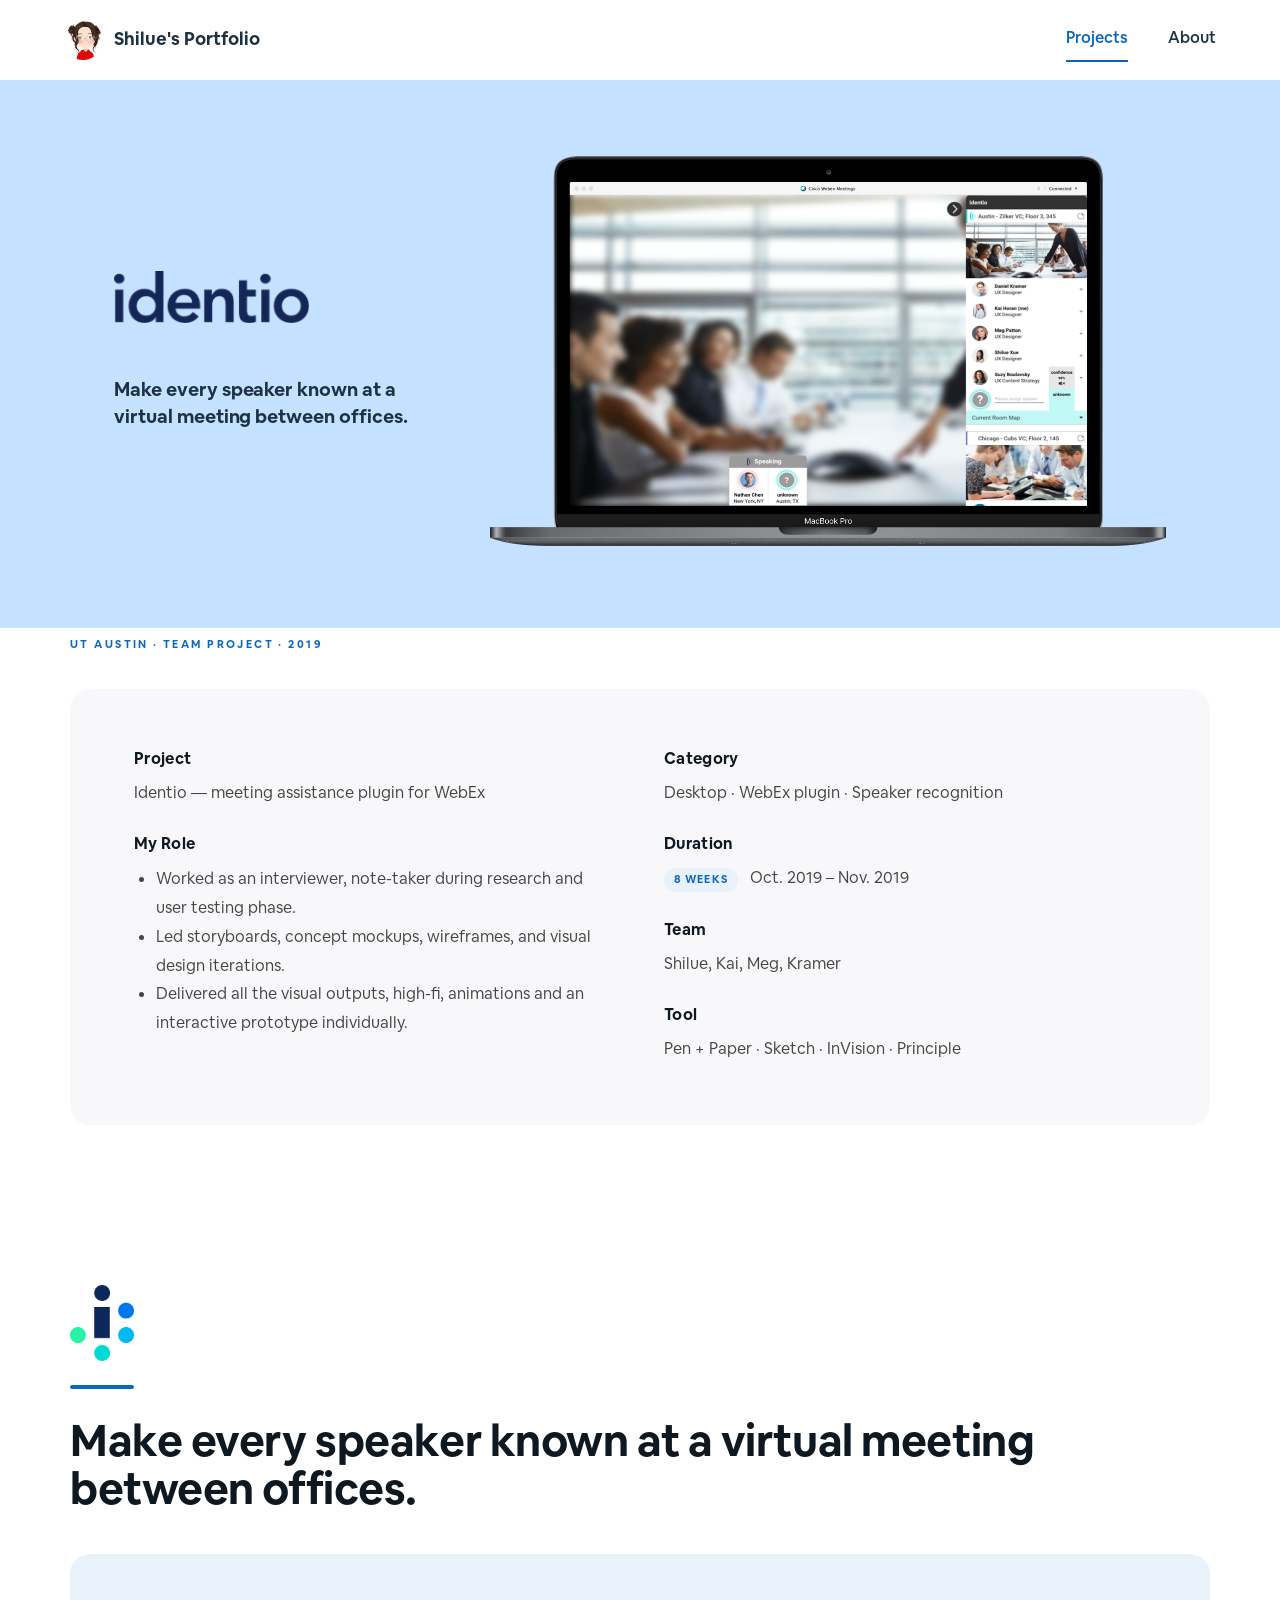
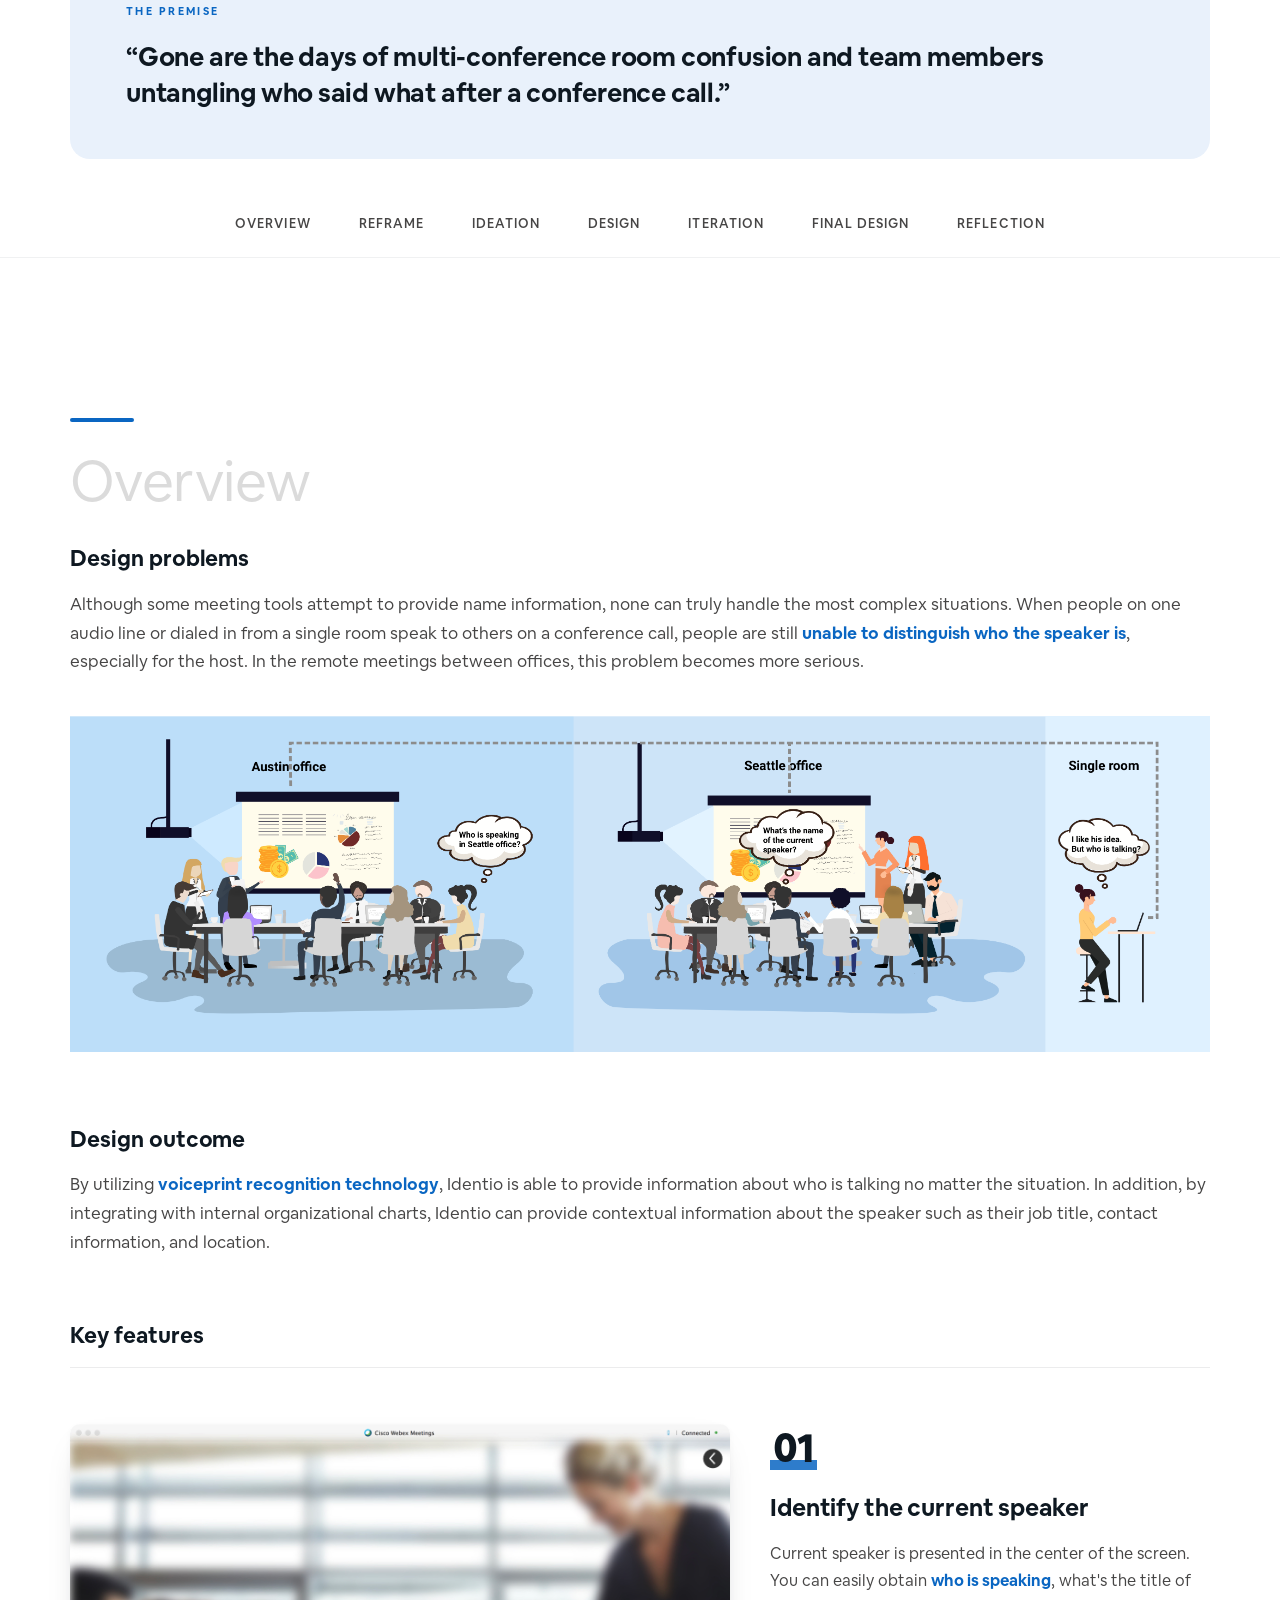
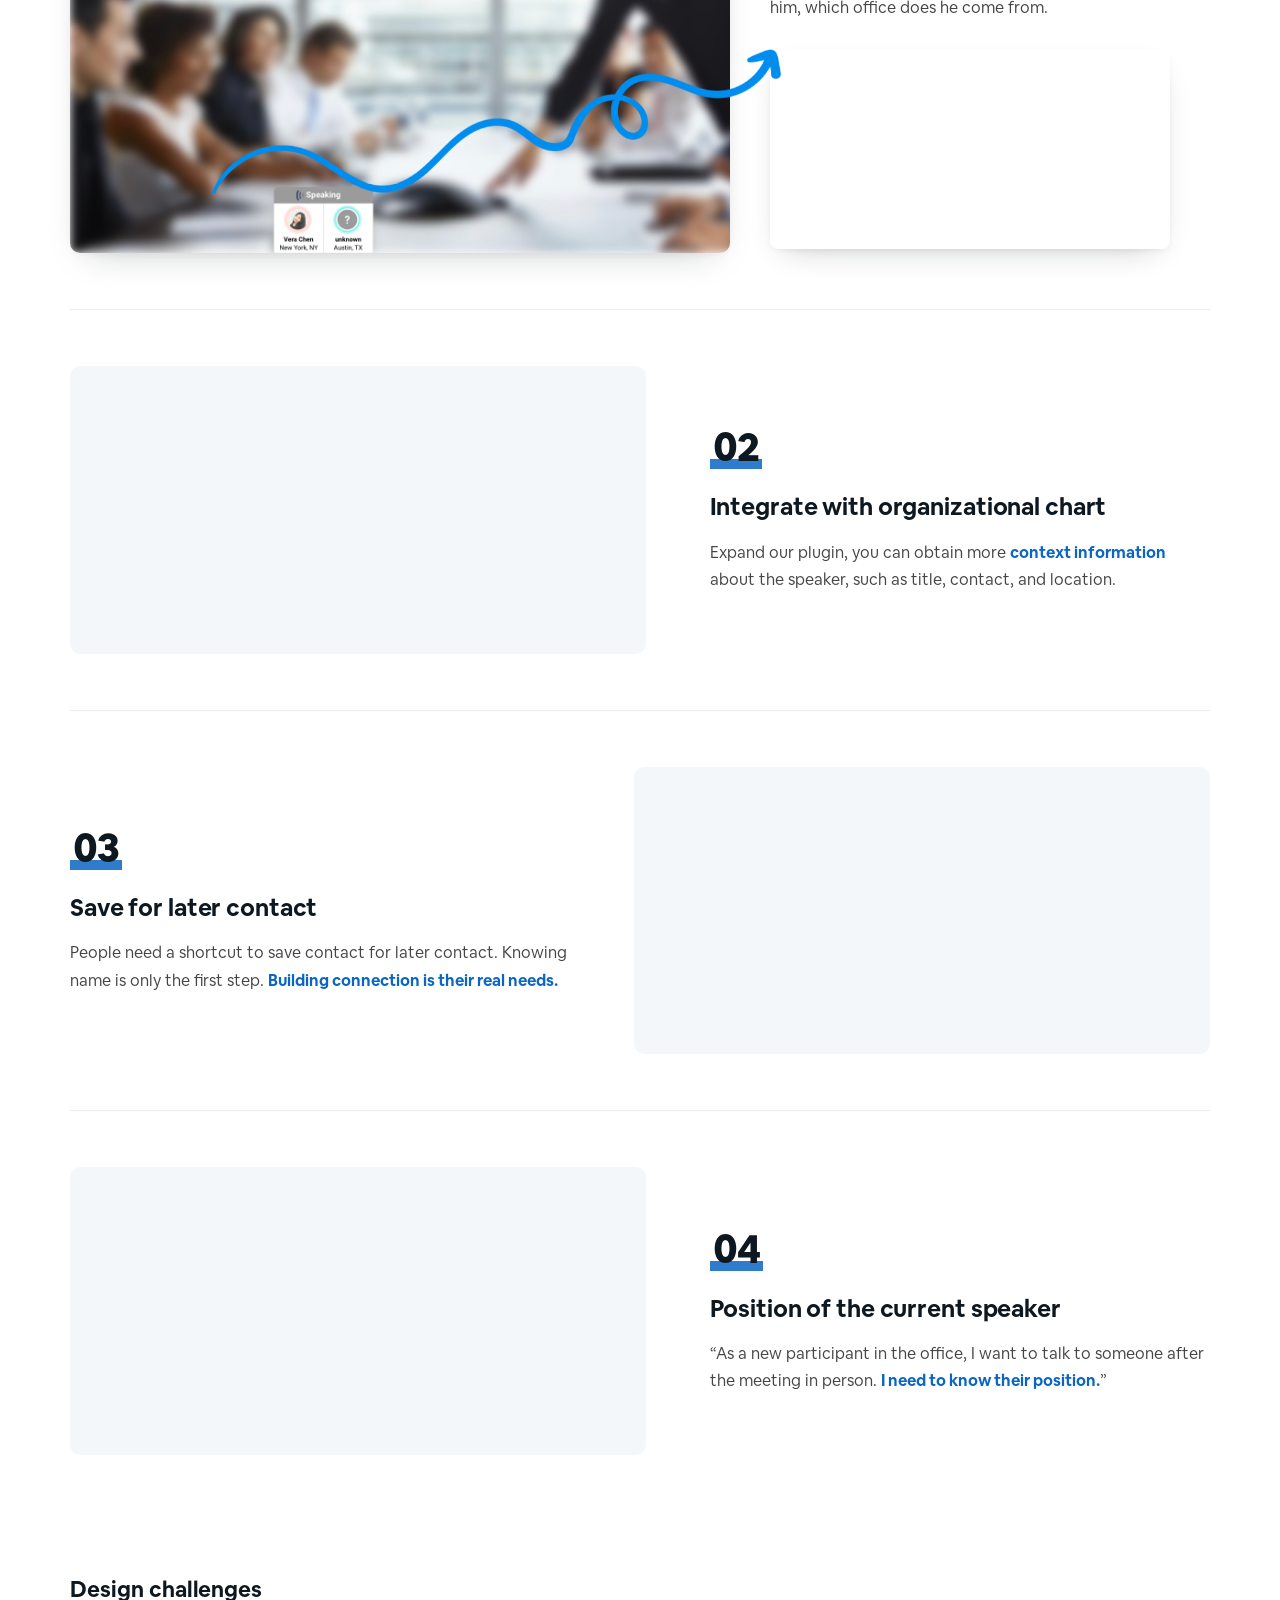
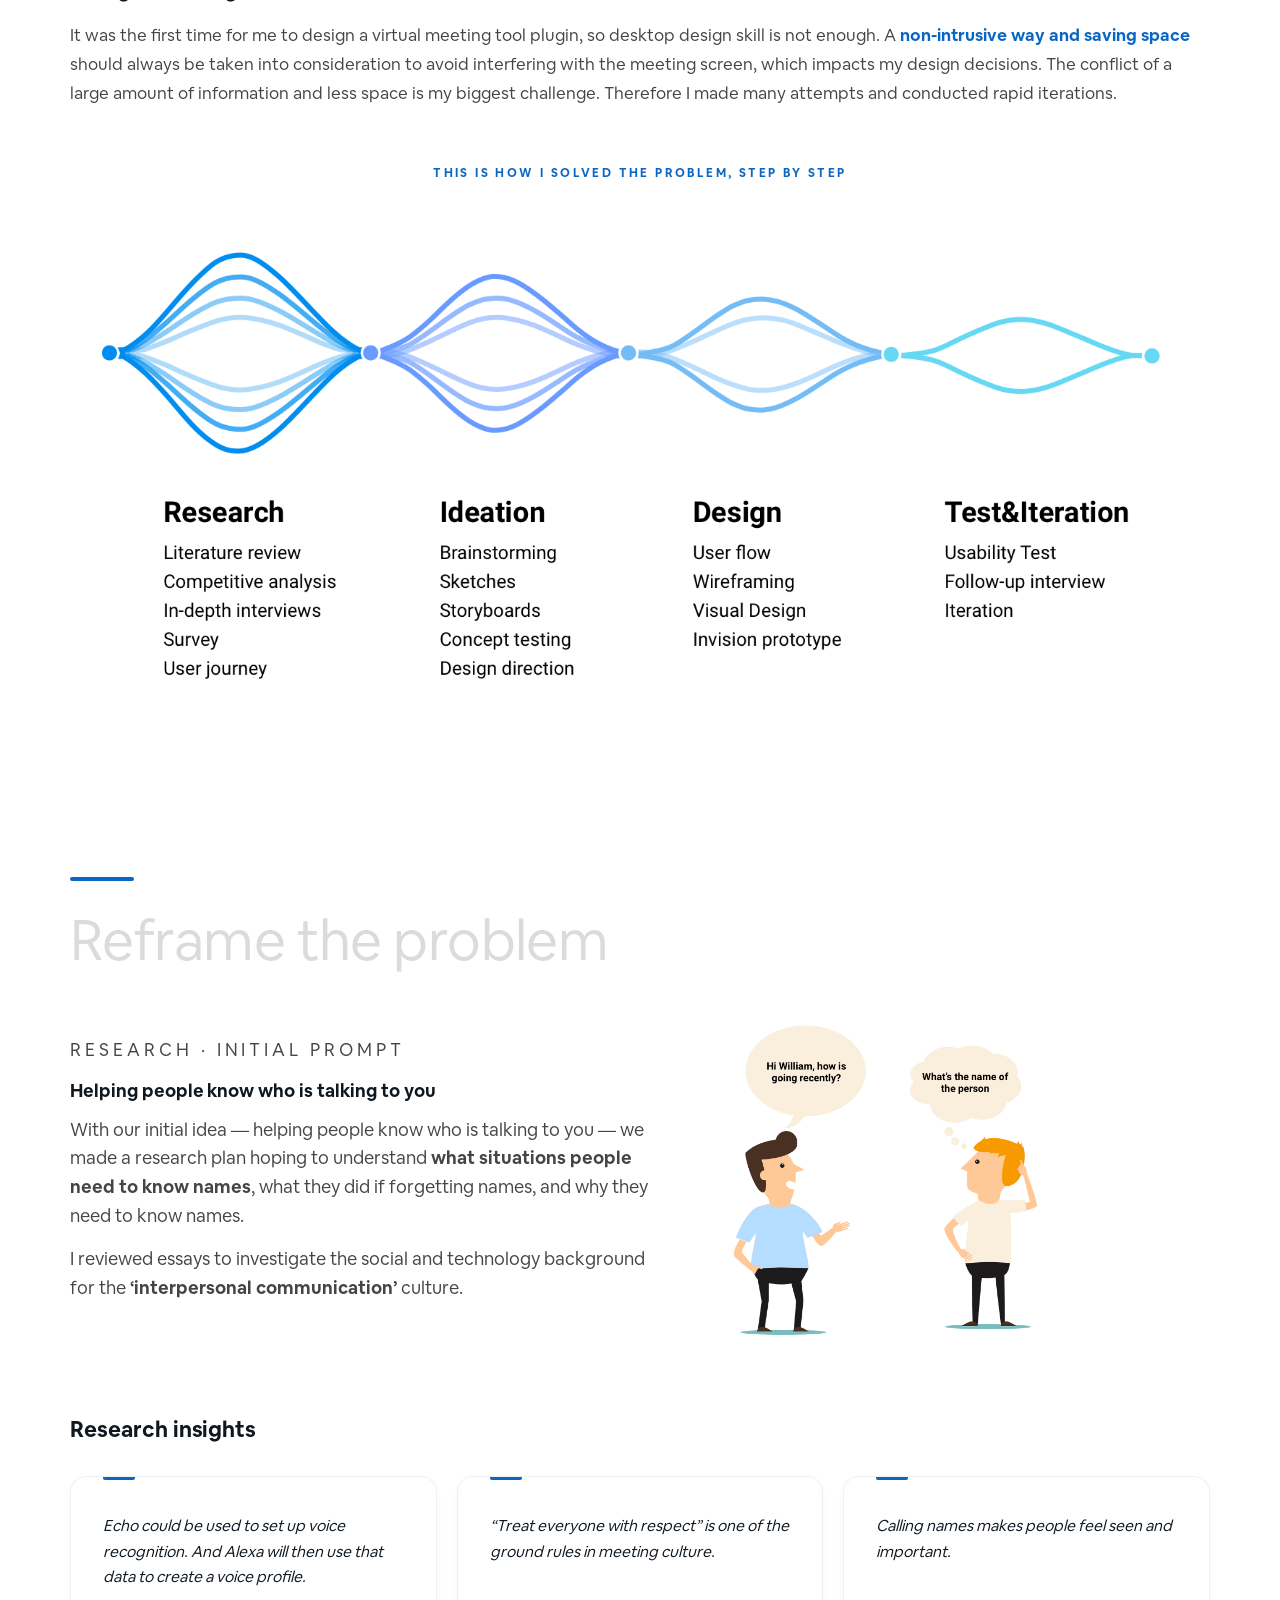
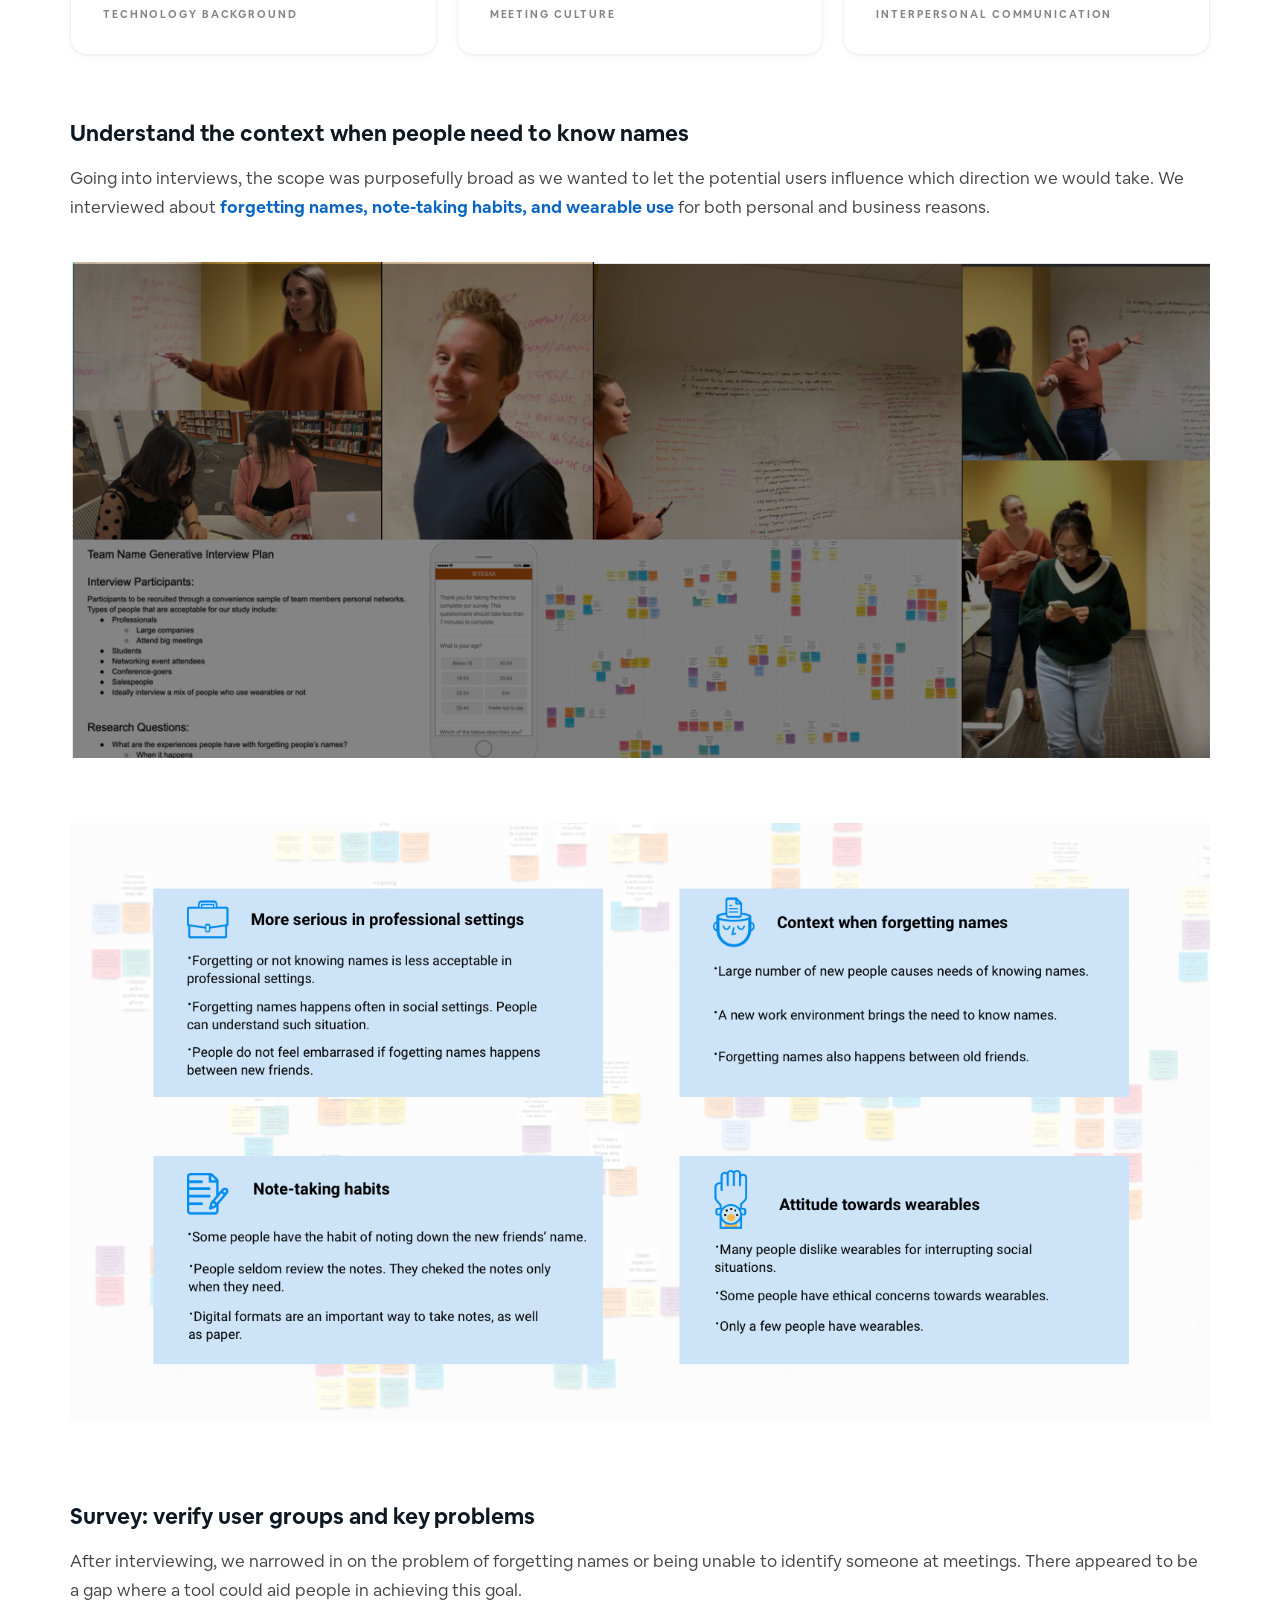
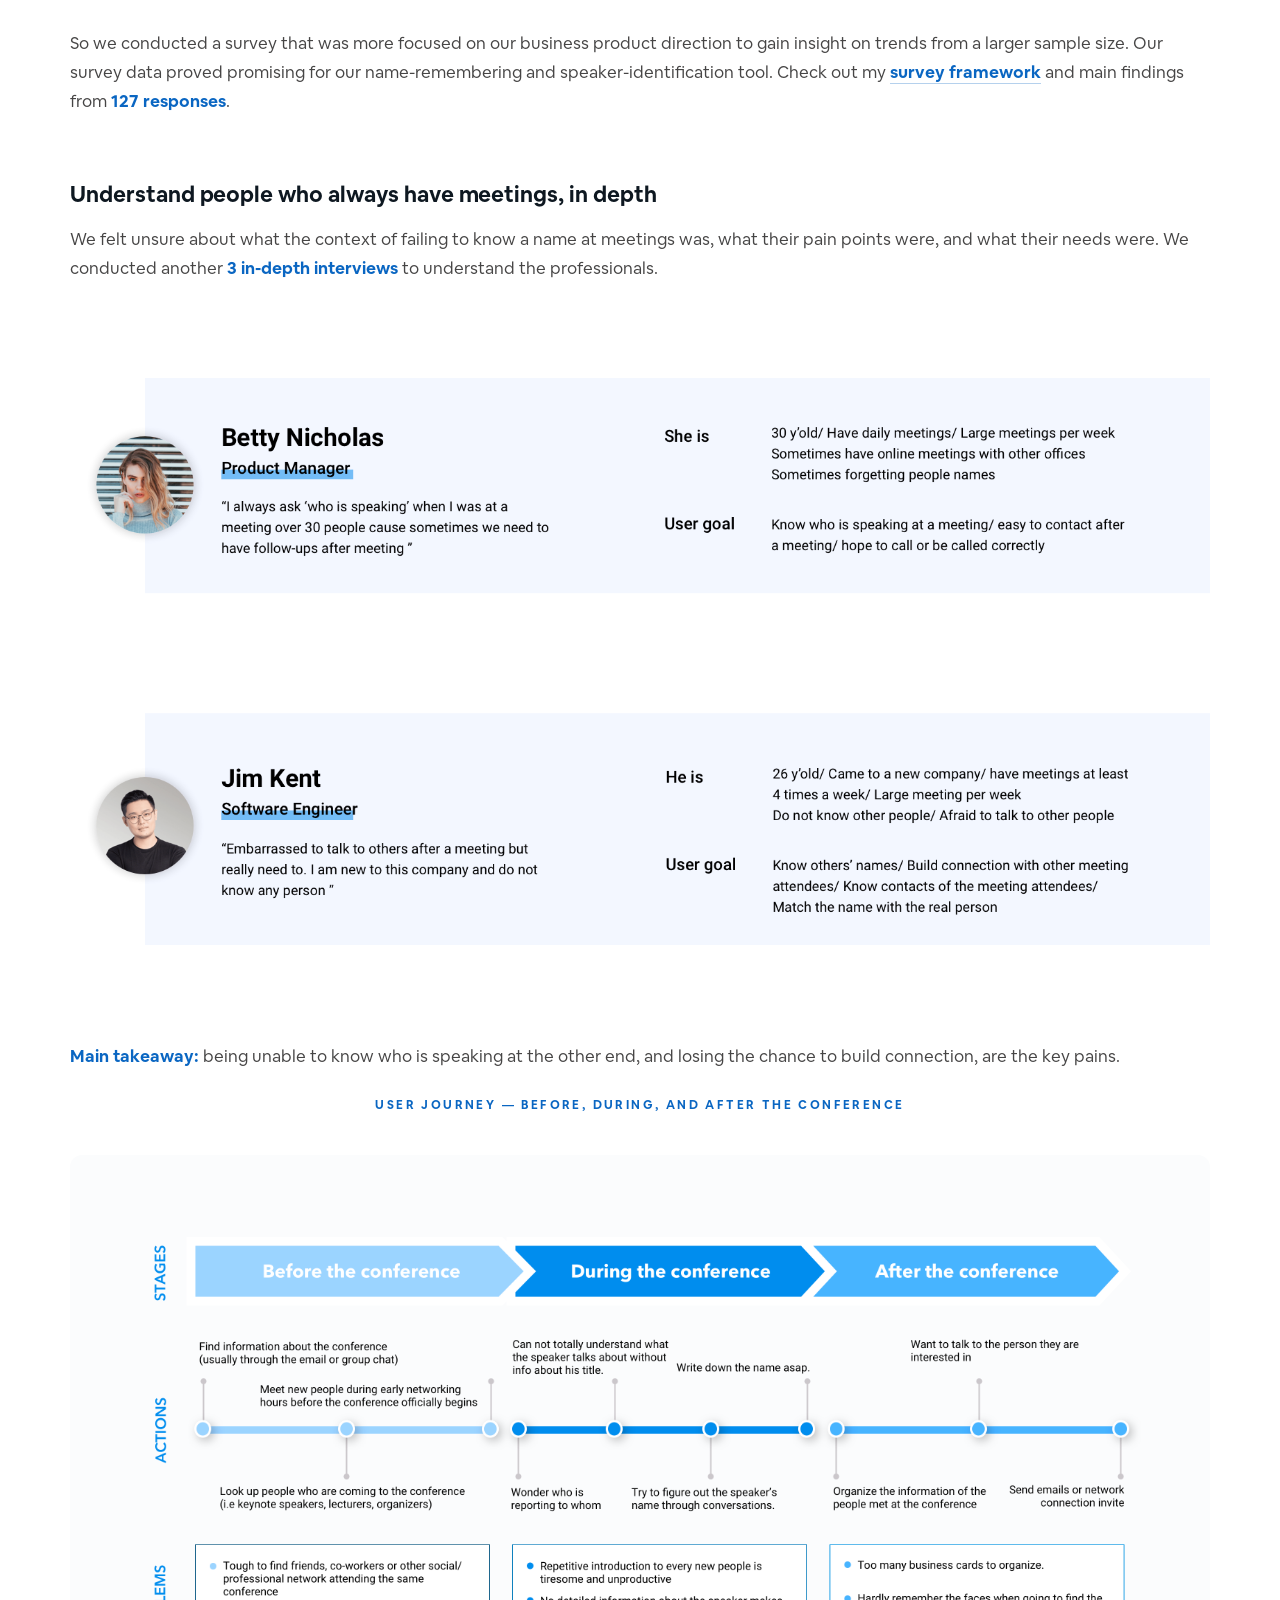
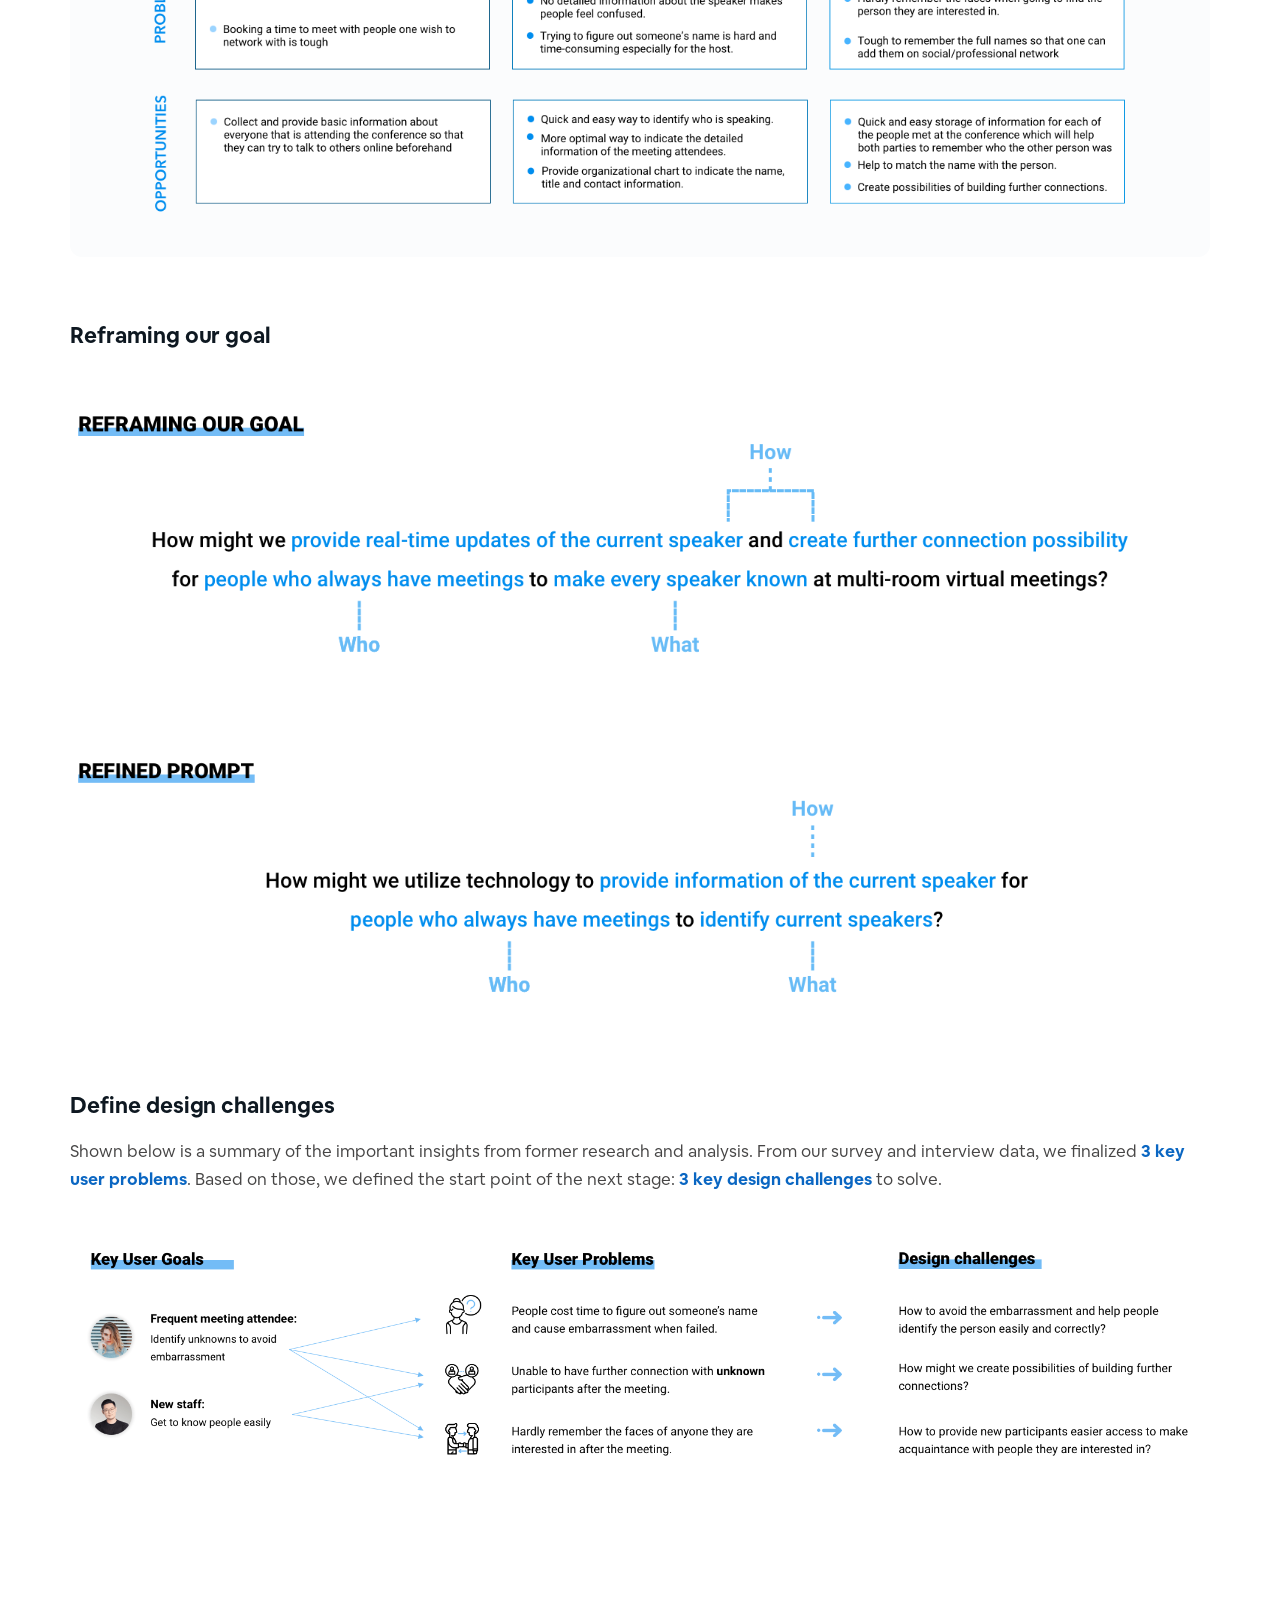
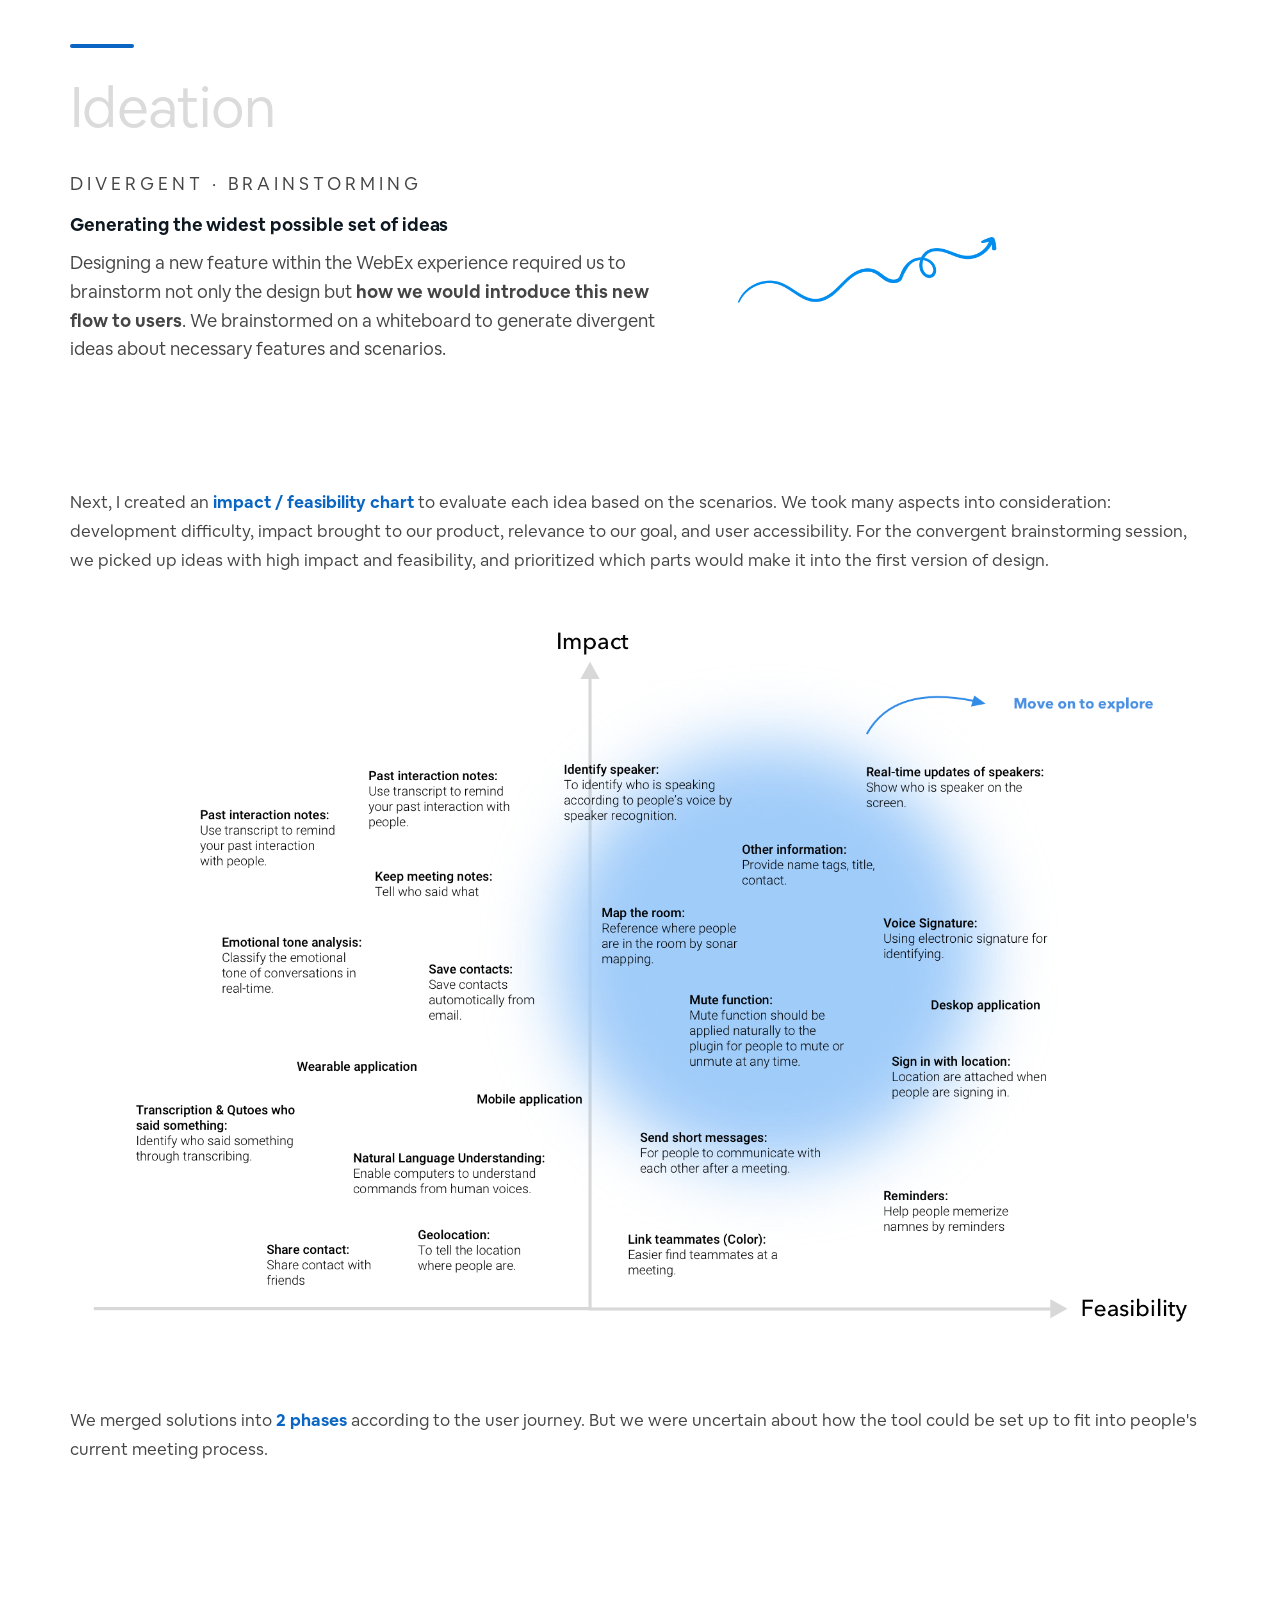
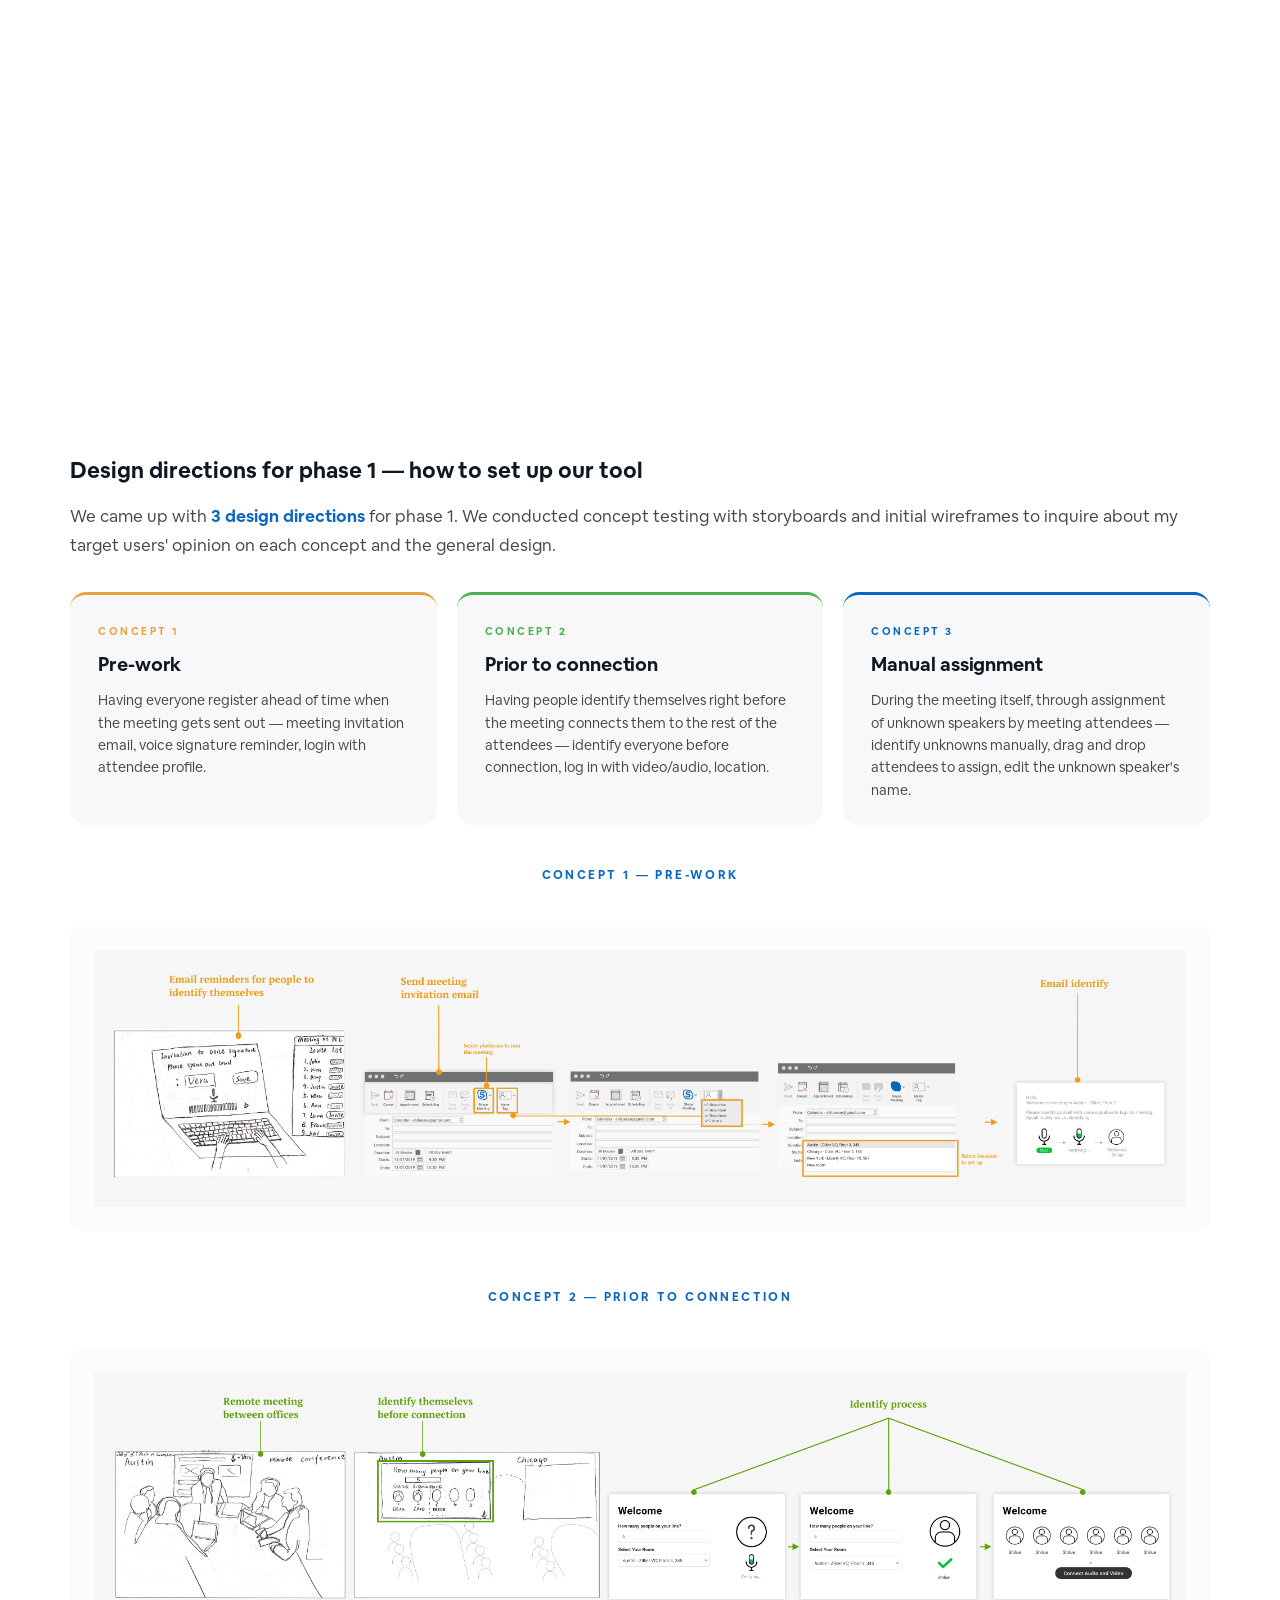
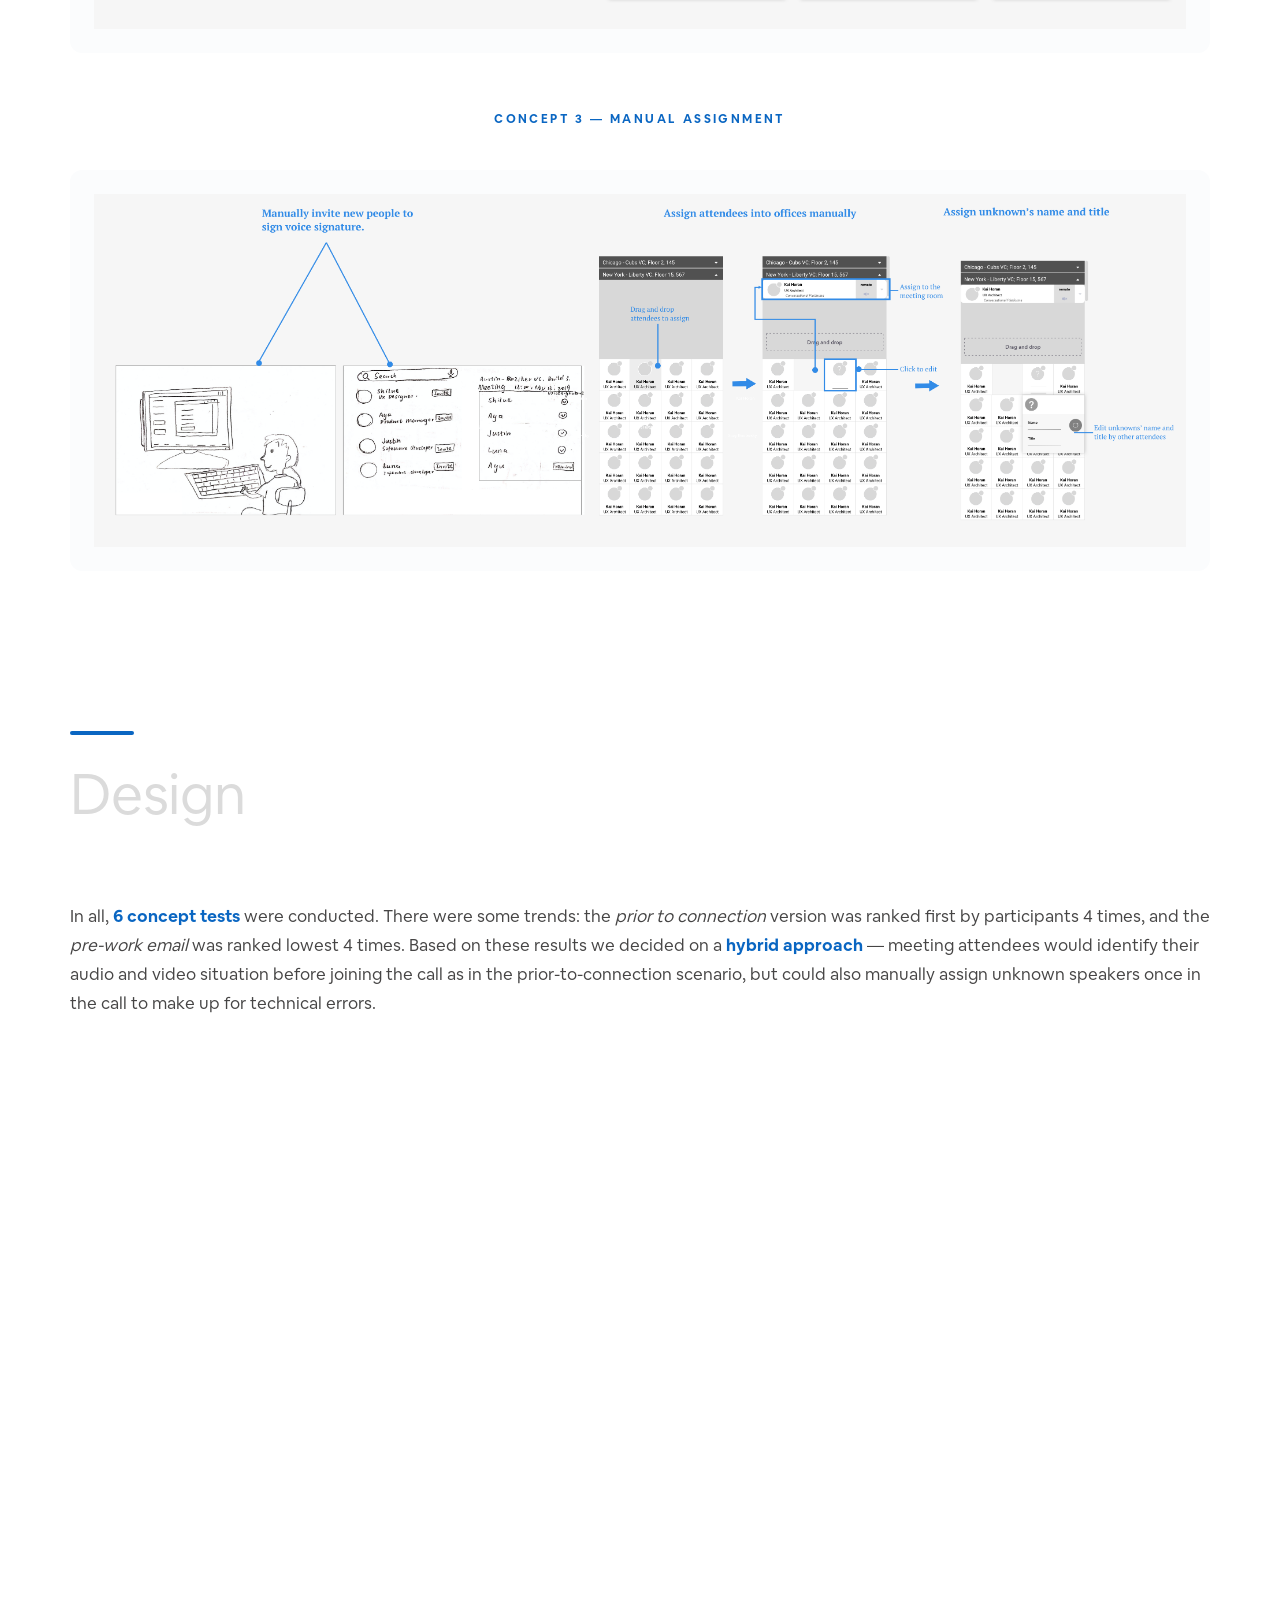
<file: projects/identio-1.html>
<!DOCTYPE html>
<html lang="en">
<head>
  <meta charset="UTF-8" />
  <meta name="viewport" content="width=device-width, initial-scale=1.0" />
  <title>Identio — Meeting Assistance | Shilue's Portfolio</title>
  <meta name="description" content="Identio — a WebEx plugin that uses voiceprint recognition to make every speaker known at a virtual meeting between offices." />
  <link rel="icon" type="image/png" href="../images/avatar-header.png" />
  <link rel="preload" href="../fonts/AirbnbCereal_W_Bk.otf" as="font" type="font/otf" crossorigin>
  <link rel="preload" href="../fonts/AirbnbCereal_W_Bd.otf" as="font" type="font/otf" crossorigin>
  <link rel="preconnect" href="https://fonts.googleapis.com">
  <link rel="preconnect" href="https://fonts.gstatic.com" crossorigin>
  <link href="https://fonts.googleapis.com/css2?family=Inter:wght@300;400;500;600;700;800&display=swap" rel="stylesheet">
  <style>

/* ============ Visionary design alternatives — HTML wireframe phones ============ */
.alts-wrap{margin:56px calc(50% - 50vw + 8px) 24px;background:#F4F7FA;padding:64px 32px 56px;border-radius:8px;overflow-x:auto}
.alts-grid{display:grid;grid-template-columns:2.1fr 1fr 1fr 1fr;gap:40px;max-width:1720px;margin:0 auto;align-items:start}
.alts-item{display:flex;flex-direction:column;gap:28px}
.alts-item__phones{display:flex;justify-content:center;gap:24px;position:relative}
.alts-item--dual .alts-item__phones{gap:16px;align-items:center}
.alts-arrow{color:rgba(15,24,33,.35);font-size:26px;line-height:1;align-self:center;padding:0 6px}
.alts-item__pc{display:flex;flex-direction:column;gap:16px;font-family:var(--font-sans);padding:0 8px}
.alts-pc__pros,.alts-pc__cons{margin:0;font-size:14px;line-height:1.55;color:var(--c-body);font-weight:400}
.alts-pc__pros strong,.alts-pc__cons strong{display:block;font-size:11px;font-weight:700;color:var(--c-text-deep);letter-spacing:0.15em;text-transform:uppercase;margin:0 0 8px}
.alts-pc__cons strong{color:#9A6C3F}

.alts-annotate{position:absolute;top:20px;left:-4px;display:flex;align-items:center;gap:10px;pointer-events:none;z-index:6}
.alts-annotate__label{font-size:12px;font-weight:600;color:var(--c-body);background:#fff;padding:5px 12px;border-radius:4px;box-shadow:0 2px 8px -2px rgba(15,24,33,.15);white-space:nowrap}
.alts-annotate__line{width:32px;height:1px;background:#B57C99}

.alt-phone{width:260px;height:560px;background:#fff;border:1.5px solid rgba(15,24,33,.14);border-radius:32px;padding:6px 6px 0;display:flex;flex-direction:column;position:relative;box-shadow:0 14px 32px -14px rgba(15,24,33,.18),0 4px 10px -3px rgba(15,24,33,.06);flex-shrink:0;overflow:hidden}
.alt-phone__notch{position:absolute;top:3px;left:50%;transform:translateX(-50%);width:70px;height:16px;background:#0F1821;border-radius:0 0 14px 14px;z-index:2}
.alt-phone__status{display:flex;justify-content:space-between;align-items:center;padding:7px 14px 5px;font-size:9px;font-weight:700;color:#0F1821;position:relative;z-index:3}
.alt-phone__status-icons{display:inline-flex;gap:4px;align-items:center;color:#0F1821}
.alt-phone__status-icons svg{height:8px;width:auto;display:block}
.alt-phone__pill{align-self:flex-start;margin:6px 14px 10px;padding:4px 10px;background:#EEF0F3;border-radius:20px;font-size:9px;font-weight:700;color:#0F1821;display:inline-flex;align-items:center;gap:5px}
.alt-phone__pill-icon{color:var(--c-blue);font-size:9px}
.alt-phone__body{flex:1;padding:0 10px;display:flex;flex-direction:column;gap:8px;overflow:hidden}
.soc-phone .alt-phone__body{overflow:visible}
.alt-section{background:#F1F3F5;border-radius:7px;padding:10px}
.alt-section--tight{padding:10px}
.alt-section--banner{min-height:72px;background:transparent;position:relative;padding:0;overflow:visible;display:flex;align-items:stretch;justify-content:center;gap:6px}
.alt-banner-slide{flex:0 0 78%;background:#E4E7EC;border-radius:7px;display:flex;align-items:center;justify-content:center;position:relative}
.alt-banner-slide--peek{flex:0 0 6%;background:#EAECEF;border-radius:4px;opacity:0.7}
.alt-section--qa{flex:1;min-height:0}
.alt-section__label{font-size:9px;font-weight:700;color:#0F1821;margin:0 0 5px}
.alt-banner-icon{width:26px;height:16px;background:#D3D9DE;border-radius:3px}
.alt-banner-dot{position:absolute;bottom:6px;left:50%;transform:translateX(-50%);width:16px;height:2.5px;background:#6BC79E;border-radius:2px}
.alt-cards-2{display:grid;grid-template-columns:1fr 1fr;gap:5px}
.alt-cards-2 div{background:#E4E7EC;border-radius:4px;height:34px}
.alt-cards-stack{display:flex;flex-direction:column;gap:4px}
.alt-cards-stack div{background:#E4E7EC;border-radius:3.5px;height:17px;flex:1;min-height:16px}
.alt-cards-3{display:flex;gap:6px;overflow:hidden;padding-right:8px;margin:2px -2px 0 -2px}
.alt-featurecard{flex:0 0 46%;background:#fff;border-radius:6px;padding:8px 8px 6px;display:flex;flex-direction:column;gap:2px;min-height:66px;box-shadow:0 1px 2px rgba(15,24,33,.04)}
.alt-featurecard__title{font-size:9px;font-weight:700;color:#0F1821;margin:0;line-height:1.2}
.alt-featurecard__desc{font-size:8px;color:#4A5868;margin:0;line-height:1.2}
.alt-featurecard__pips{margin-top:auto;display:flex;padding-top:4px}
.alt-featurecard__pips span{width:14px;height:14px;border-radius:50%;background:#F5F5F7;border:1.5px solid #fff;display:inline-block;box-shadow:0 0 0 0.5px rgba(15,24,33,.14)}
.alt-featurecard__pips span:not(:first-child){margin-left:-5px}
.alt-mentors{display:grid;grid-template-columns:1fr 1fr;gap:5px;margin-top:2px}
.alt-mentor{background:#fff;border-radius:5px;padding:7px;display:flex;flex-direction:column;gap:5px}
.alt-mentor__head{display:flex;gap:5px;align-items:center}
.alt-mentor__avatar{display:block;width:14px;height:14px;background:transparent;border:1px solid #C7CDD3;border-radius:50%;flex-shrink:0}
.alt-mentor__meta-col{display:flex;flex-direction:column;gap:0;min-width:0}
.alt-mentor__name{font-size:8px;font-weight:700;color:#0F1821;margin:0;line-height:1.15;white-space:nowrap;overflow:hidden;text-overflow:ellipsis}
.alt-mentor__meta{font-size:7px;color:var(--c-blue);margin:0;line-height:1.15;font-weight:500}
.alt-mentor__quote{font-size:7px;color:#0F1821;margin:0;line-height:1.3;font-weight:400;padding:5px;border:1px solid #E4E7EC;border-radius:3px;background:#fff}
.alt-choice-row{display:grid;grid-template-columns:1fr 1fr;gap:5px;margin-top:2px}
.alt-choice{background:#F1F3F5;border-radius:7px;padding:10px 8px;display:flex;flex-direction:column;gap:2px;align-items:flex-start}
.alt-choice__icon{color:var(--c-blue);font-size:14px;line-height:1;margin-bottom:2px}
.alt-choice__title{font-size:9px;font-weight:700;color:#0F1821;margin:0;line-height:1.2}
.alt-choice__desc{font-size:7.5px;color:#4A5868;margin:0;line-height:1.25}
.alt-phone__sheet-scrim{position:absolute;inset:0;background:rgba(15,24,33,.22);z-index:4;border-radius:30px;pointer-events:none}
.alt-phone__sheet{position:absolute;bottom:0;left:0;right:0;background:#fff;border-radius:16px 16px 0 0;padding:9px 16px 16px;display:flex;flex-direction:column;gap:7px;z-index:5;box-shadow:0 -8px 22px -6px rgba(15,24,33,.15)}
.alt-phone__sheet-grip{width:36px;height:3.5px;background:rgba(15,24,33,.18);border-radius:2px;margin:0 auto 5px}
.alt-sheet-item{font-size:10px;font-weight:600;color:#0F1821;background:#fff;border:1px solid rgba(15,24,33,.10);border-radius:7px;padding:8px 11px;text-align:center}
.alt-phone__tabs{display:grid;grid-template-columns:repeat(4,1fr);gap:2px;padding:8px 5px 10px;border-top:1px solid rgba(15,24,33,.08);margin-top:5px}
.alt-tab{display:flex;flex-direction:column;align-items:center;gap:2.5px;font-size:7.5px;color:#4A5868;font-weight:500}
.alt-tab--active{color:var(--c-blue);font-weight:700}
.alt-tab__icon{width:16px;height:16px;display:flex;align-items:center;justify-content:center;color:currentColor}
.alt-tab__icon svg{width:14px;height:14px;display:block;fill:none;stroke:currentColor;stroke-width:1.4}
.alt-tab--active .alt-tab__icon svg[data-fill]{fill:var(--c-blue);stroke:none}
@media (max-width:1200px){.alts-grid{grid-template-columns:1fr 1fr;gap:32px}.alts-item--dual{grid-column:1 / -1}}
@media (max-width:700px){.alts-grid{grid-template-columns:1fr}.alts-item--dual{grid-column:auto}.alts-wrap{padding:36px 16px}.alt-phone{width:180px;height:390px}}


/* ============ Solve of conflicts — 2 phones + annotated red-dashed callouts ============ */
.soc-wrap{margin:56px auto;max-width:1200px;padding:56px 220px;background:#F4F7FA;border-radius:8px;overflow:visible}
.soc-grid{display:grid;grid-template-columns:1fr 1fr;gap:40px;align-items:start;justify-items:center;overflow:visible}
.soc-item{display:flex;flex-direction:column;align-items:center;gap:20px;position:relative;padding:0}
.soc-phone{overflow:visible !important}
.soc-header{display:flex;justify-content:space-between;align-items:center;padding:4px 14px 8px;border-bottom:1px solid rgba(15,24,33,.08);margin:0 4px}
.soc-header__title{font-size:12px;font-weight:700;color:var(--c-text-deep);margin:0}
.soc-header__icons{display:flex;gap:6px;align-items:center;color:var(--c-text-deep)}
.soc-header__ico{font-size:11px;line-height:1}
.soc-stories{display:flex;justify-content:space-between;padding:8px 10px;background:transparent}
.soc-story{display:flex;flex-direction:column;align-items:center;gap:4px}
.soc-story span:first-child{width:26px;height:26px;border:1.5px solid #C7CDD3;border-radius:50%;display:block}
.soc-story__lbl{font-size:8px;color:#4A5868;font-weight:500}
.soc-single-banner{display:flex;align-items:center;justify-content:center;flex-direction:column;gap:6px;min-height:80px;background:#EAECEF}
.soc-single-banner__icon{font-size:16px;color:#8992A3;line-height:1}
.soc-single-banner__lbl{font-size:9px;font-weight:600;color:#4A5868}
.soc-big-carousel{min-height:110px !important}
.soc-big-carousel .alt-banner-slide{border-radius:12px}
.soc-big-carousel .alt-banner-icon{width:44px;height:30px}
/* Red dashed annotation box — extends 4px outside the element */
.soc-annobox{position:relative}
.soc-annobox::after{content:"";position:absolute;inset:-4px;border:1.5px dashed #D0342C;border-radius:8px;pointer-events:none;z-index:3}
/* Callouts — position outside the phone via right:100% / left:100% */
.soc-callout{position:absolute;font-family:var(--font-sans);display:flex;flex-direction:column;gap:5px;width:180px;z-index:4}
.soc-callout__title{font-size:13px;font-weight:700;color:var(--c-text-deep);margin:0;line-height:1.25}
.soc-callout__body{font-size:11.5px;line-height:1.4;color:var(--c-body);margin:0;font-weight:400}
.soc-callout--top-left{right:100%;margin-right:24px;top:110px;text-align:right;align-items:flex-end}
.soc-callout--mid-left{right:100%;margin-right:24px;top:340px;text-align:right;align-items:flex-end}
.soc-callout--top-right{left:100%;margin-left:24px;top:130px;text-align:left;align-items:flex-start}
/* Pink dot + connector line */
.soc-callout--top-left::before,.soc-callout--mid-left::before{content:"";position:absolute;width:8px;height:8px;background:#B57C99;border-radius:50%;right:-32px;top:6px}
.soc-callout--top-right::before{content:"";position:absolute;width:8px;height:8px;background:#B57C99;border-radius:50%;left:-32px;top:6px}
.soc-callout--top-left::after,.soc-callout--mid-left::after{content:"";position:absolute;height:1px;background:#B57C99;right:-24px;top:10px;width:24px}
.soc-callout--top-right::after{content:"";position:absolute;height:1px;background:#B57C99;left:-24px;top:10px;width:24px}
/* Caption below phones */
.soc-caption{display:flex;flex-direction:column;align-items:center;gap:6px;margin-top:20px;text-align:center}
.soc-caption__title{font-size:15px;font-weight:700;color:var(--c-text-deep);margin:0;font-family:var(--font-sans)}
.soc-caption__selected{font-size:13px;font-weight:600;color:#2A9D5C;margin:0;font-family:var(--font-sans);display:flex;align-items:center;gap:6px}
.soc-caption__selected--placeholder{color:transparent}
.soc-caption__check{width:16px;height:16px;background:#2A9D5C;color:#fff;border-radius:3px;display:inline-flex;align-items:center;justify-content:center;font-size:10px;font-weight:700}

@media (max-width:1200px){
  .soc-wrap{padding:56px 40px}
  .soc-callout--top-left,.soc-callout--mid-left,.soc-callout--top-right{position:static;width:auto;max-width:none;text-align:left;align-items:flex-start;margin:12px 0}
  .soc-callout::before,.soc-callout::after{display:none}
}
@media (max-width:768px){.soc-grid{grid-template-columns:1fr;gap:56px}.soc-wrap{padding:32px 20px}}

/* ============ A11y baseline: focus-visible + reduced-motion ============ */
*:focus { outline: none; }
a:focus-visible, button:focus-visible, [tabindex]:focus-visible, .card:focus-visible {
  outline: 2px solid #0A66C2;
  outline-offset: 3px;
  border-radius: 4px;
}
@media (prefers-reduced-motion: reduce) {
  *, *::before, *::after {
    animation-duration: 0.01ms !important;
    animation-iteration-count: 1 !important;
    transition-duration: 0.01ms !important;
    scroll-behavior: auto !important;
  }
  video[autoplay] { display: none; }
}


@font-face { font-family: 'Airbnb Cereal App'; font-weight: 300; font-style: normal; src: url('../fonts/AirbnbCereal_W_Lt.otf') format('opentype'); font-display: swap; }
@font-face { font-family: 'Airbnb Cereal App'; font-weight: 400; font-style: normal; src: url('../fonts/AirbnbCereal_W_Bk.otf') format('opentype'); font-display: swap; }
@font-face { font-family: 'Airbnb Cereal App'; font-weight: 500; font-style: normal; src: url('../fonts/AirbnbCereal_W_Md.otf') format('opentype'); font-display: swap; }
@font-face { font-family: 'Airbnb Cereal App'; font-weight: 700; font-style: normal; src: url('../fonts/AirbnbCereal_W_Bd.otf') format('opentype'); font-display: swap; }
@font-face { font-family: 'Airbnb Cereal App'; font-weight: 800; font-style: normal; src: url('../fonts/AirbnbCereal_W_XBd.otf') format('opentype'); font-display: swap; }
@font-face { font-family: 'Airbnb Cereal App'; font-weight: 900; font-style: normal; src: url('../fonts/AirbnbCereal_W_Blk.otf') format('opentype'); font-display: swap; }

/* Fallback fonts sized to match Cereal metrics — reduces FOUT layout shift */
@font-face {
  font-family: 'Cereal-fallback';
  src: local('Arial');
  size-adjust: 102%;
  ascent-override: 92%;
  descent-override: 22%;
  line-gap-override: 0%;
}


:root{
  /* Colors */
  --c-text:#1C3142; --c-text-deep:#0E1821; --c-body:#464545;
  --c-l1:#DBDBDB;                          /* L1 watermark heading */
  --c-blue:#0A66C2;            /* unified blue — only blue used on the page */
  --c-bg:#FFFFFF; --c-container-bg:#F8F8FA;     /* unified container/box background */
  --c-meta-bg:var(--c-container-bg);
  --c-callout-blue:#E9F1FB; --c-card-blue:#EFF5FE;
  --c-accent:#C24A3A;

  /* Typography */
  /* Font: Airbnb Cereal is Airbnb's proprietary paid font (not freely available).
     Inter is the closest open-source alternative, loaded via Google Fonts above.
     If you have the Airbnb Cereal font files, drop them in /fonts/ and add @font-face. */
  --font-sans:"Airbnb Cereal App","Cereal-fallback","Inter","-apple-system","BlinkMacSystemFont","Helvetica Neue",Arial,sans-serif;

  /* Container */
  --container-width:1140px; --header-height:80px; --side-pad:0px;

  /* SPACING SYSTEM */
  --gap-l1-top:160px;        /* before L1 watermark */
  --gap-l1-bottom:32px;      /* after L1 watermark */
  --gap-l2-top:64px;         /* between L2 modules (heading + body block) — single source of truth */
  --gap-l2-bottom:16px;      /* after L2 to body */
  --gap-para:24px;           /* paragraph to paragraph */
  --gap-text-to-img:40px;    /* text to image */
  --gap-img-to-text:56px;    /* image to text */
  --gap-img-to-img:48px;     /* image to image */
  --gap-caption-to-img:16px; /* image caption above image */
  --gap-section-block:64px;  /* generic block-to-block in same section */
  --container-pad:64px;      /* padding inside grey/blue containers */
}
*{box-sizing:border-box}
html{overflow-y:scroll;scroll-behavior:smooth}
html,body{margin:0;padding:0;background:var(--c-bg);color:var(--c-body);font-family:var(--font-sans);font-size:17px;font-weight:400;line-height:1.7;-webkit-font-smoothing:antialiased}
a{color:inherit;text-decoration:none}
a:hover{opacity:.85;transition:opacity .2s ease}
.brand:hover{opacity:1}
img{max-width:100%;display:block}

/* ============ Header ============ */
.site-header{position:fixed;top:0;left:0;right:0;width:100%;background:rgba(255,255,255,.94);backdrop-filter:saturate(180%) blur(8px);-webkit-backdrop-filter:saturate(180%) blur(8px);z-index:100;height:var(--header-height);display:flex;align-items:center;border-bottom:1px solid transparent;transition:background-color .35s cubic-bezier(.4,0,.2,1),backdrop-filter .35s cubic-bezier(.4,0,.2,1),-webkit-backdrop-filter .35s cubic-bezier(.4,0,.2,1),border-color .35s cubic-bezier(.4,0,.2,1),box-shadow .35s cubic-bezier(.4,0,.2,1),transform .35s cubic-bezier(.4,0,.2,1)}
.site-header.is-hidden{transform:translateY(-100%)}
body{padding-top:var(--header-height)}
.site-header.is-scrolled{background:rgba(255,255,255,.94)}
.site-header__inner{display:flex;align-items:center;justify-content:space-between;width:100%}
.brand{display:flex;align-items:center;gap:12px;font-size:18px;font-weight:700;color:var(--c-text)}
.brand-avatar{position:relative;width:38px;height:40px;flex-shrink:0}
.brand-avatar img{position:absolute;top:0;left:0;width:38px;height:40px;object-fit:cover;border-radius:50%;transition:opacity .2s ease,transform .4s cubic-bezier(.4,0,.2,1)}
.brand-avatar__hover{opacity:0}
.brand:hover .brand-avatar__default{opacity:0}
.brand:hover .brand-avatar__hover{opacity:1}
.brand:hover .brand-avatar img{transform:scale(1.05)}
.nav{display:flex;gap:60px;align-items:center}
.nav a{position:relative;display:inline-block;padding:6px 0;font-size:16px;font-weight:500;color:var(--c-text);transition:color .25s cubic-bezier(.4,0,.2,1)}
.nav a::after{content:"";position:absolute;left:0;bottom:0;width:100%;height:2px;background:currentColor;transform:scaleX(0);transform-origin:left center;transition:transform .35s cubic-bezier(.65,0,.35,1)}
.nav a:hover::after,.nav a.is-active::after{transform:scaleX(1)}
.nav a.is-active{color:#0A66C2}

/* ============ Container ============ */
.container{max-width:var(--container-width);margin:0 auto;padding-left:var(--side-pad);padding-right:var(--side-pad)}
.site-header > .container{padding-left:var(--side-pad);padding-right:var(--side-pad)}

/* ============ Anchor scroll offset (account for sticky header + section-nav) ============ */
main section[id]{scroll-margin-top:140px}
@media (max-width:768px){main section[id]{scroll-margin-top:110px}}

/* ============ Section navigation (sticky top bar below main header) ============ */
.section-nav{position:sticky;top:0;z-index:101;background:rgba(255,255,255,.92);backdrop-filter:saturate(160%) blur(20px);-webkit-backdrop-filter:saturate(160%) blur(20px);border-bottom:1px solid rgba(15,24,33,.06);margin:32px 0 0;transition:top .35s cubic-bezier(.4,0,.2,1),box-shadow .3s ease}
.section-nav.is-stuck{box-shadow:0 4px 20px -8px rgba(15,24,33,.10)}
.section-nav.below-header{top:var(--header-height)}
.section-nav__inner{display:flex;align-items:center;justify-content:center;gap:48px;max-width:var(--container-width);margin:0 auto;padding:14px var(--side-pad);overflow-x:auto;-webkit-overflow-scrolling:touch;scrollbar-width:none}
.section-nav__inner::-webkit-scrollbar{display:none}
.section-nav__link{font-size:13px;font-weight:500;color:var(--c-body);letter-spacing:0.08em;text-transform:uppercase;padding:8px 0;position:relative;transition:color .2s ease;white-space:nowrap;flex-shrink:0}
.section-nav__link:hover{color:var(--c-text-deep);opacity:1}
.section-nav__link.is-active{color:var(--c-blue);font-weight:700}
.section-nav__link.is-active::after{content:"";position:absolute;left:50%;bottom:-15px;transform:translateX(-50%);width:100%;height:2px;background:var(--c-blue);border-radius:2px}
@media (max-width:768px){.section-nav__inner{justify-content:flex-start;gap:28px;padding:12px 20px}.section-nav__link{font-size:12px;letter-spacing:0.06em}}

/* ============ Floating scroll progress + back-to-top ============ */
.scroll-progress{position:fixed;bottom:32px;right:32px;width:52px;height:52px;z-index:100;opacity:0;transform:translateY(20px);transition:opacity .35s ease,transform .35s ease;cursor:pointer;border:none;padding:0;background:transparent;pointer-events:none;-webkit-tap-highlight-color:transparent}
.scroll-progress.is-visible{opacity:1;transform:translateY(0);pointer-events:auto}
.scroll-progress__ring{position:absolute;inset:0;width:100%;height:100%;transform:rotate(-90deg);overflow:visible}
.scroll-progress__track{fill:none;stroke:rgba(15,24,33,.08);stroke-width:2}
.scroll-progress__fill{fill:none;stroke:var(--c-blue);stroke-width:2;stroke-linecap:round;transition:stroke-dashoffset .12s linear}
.scroll-progress__button{position:absolute;inset:4px;background:rgba(255,255,255,.92);backdrop-filter:saturate(180%) blur(10px);-webkit-backdrop-filter:saturate(180%) blur(10px);border-radius:50%;display:flex;align-items:center;justify-content:center;color:var(--c-text-deep);transition:background .25s ease,color .25s ease,transform .25s ease;box-shadow:0 4px 16px -4px rgba(15,24,33,.12),0 2px 6px -2px rgba(15,24,33,.06)}
.scroll-progress:hover .scroll-progress__button{background:var(--c-blue);color:#fff;transform:scale(1.06)}
.scroll-progress:active .scroll-progress__button{transform:scale(0.96)}
.scroll-progress__button svg{width:16px;height:16px;display:block}
@media (max-width:768px){.scroll-progress{bottom:20px;right:20px;width:44px;height:44px}}

/* ============ Cover ============ */
.cs-cover{max-width:var(--container-width);margin:16px auto 0}
.cs-cover img{width:100%;height:auto}

/* ============ Heading hierarchy ============ */
.l1{font-family:var(--font-sans);font-weight:400;font-size:56px;color:var(--c-l1);margin:var(--gap-l1-top) 0 var(--gap-l1-bottom);letter-spacing:-0.01em;line-height:1.1;padding-top:32px;position:relative}
.l1::before{content:"";position:absolute;top:0;left:0;width:64px;height:4px;background:var(--c-blue);border-radius:2px}
.l2{font-family:var(--font-sans);font-weight:700;font-size:22px;color:var(--c-text-deep);margin:var(--gap-l2-top) 0 var(--gap-l2-bottom);line-height:1.35;letter-spacing:-0.002em}
.l3,.text-img__copy h3.l3{font-family:var(--font-sans);font-weight:700;font-size:18px;color:var(--c-text-deep);margin:0 0 12px;line-height:1.35;letter-spacing:-0.002em}
.l3--blue,.text-img__copy h3.l3--blue{color:var(--c-blue)}                                                                                          /* Goals: blue variant */
.l1 + .l2{margin-top:0}                                /* L2 right after L1: tighten */

/* Body text — inherits Airbnb Cereal Light 18px #464545 from body */
.p{margin:0 0 var(--gap-para);font-weight:400;color:var(--c-body);line-height:1.7;font-size:17px}
.p--muted{color:var(--c-body)}              /* alias kept for backward compat */
.p strong{color:var(--c-blue);font-weight:700}                  /* inline blue bold (#0A66C2) */
.p strong.dark{color:var(--c-text-deep);font-weight:700}
.p strong.deep{color:var(--c-blue);font-weight:700}

/* Generic block spacing */
.block{margin-bottom:var(--gap-section-block)}

/* ============ Intro: Design by accretion + meta box ============ */
.cs-meta-box{background:var(--c-meta-bg);border-radius:20px;padding:56px 64px;margin:32px auto var(--gap-section-block);max-width:var(--container-width);display:grid;grid-template-columns:1fr 1fr;gap:48px}
.cs-meta-col{display:flex;flex-direction:column;gap:8px}
.cs-meta-h{font-size:16px;font-weight:700;color:var(--c-text-deep);margin:24px 0 8px;letter-spacing:0.02em}
.cs-meta-h:first-child{margin-top:0}
.cs-meta-p{font-size:16px;line-height:1.6;color:var(--c-body);margin:0 0 8px;font-weight:400}
.cs-meta-list{list-style:disc;padding-left:22px;margin:0;font-size:16px;line-height:1.8;color:var(--c-body);font-weight:400}

/* Skip hint — inline pill (contextual, sits after mini-program explanation) */
.skip-inline{display:inline-flex;align-items:center;gap:12px;padding:12px 20px 12px 16px;background:var(--c-container-bg);border-radius:999px;font-size:14px;color:var(--c-body);margin:24px 0 8px;font-weight:400;line-height:1.4}
.skip-inline__icon{display:inline-flex;align-items:center;color:var(--c-blue);flex-shrink:0}
.skip-inline__icon svg{width:16px;height:16px;display:block}
.skip-inline a{color:var(--c-blue);font-weight:700;text-decoration:none;border-bottom:1px solid transparent;transition:border-color .2s ease;white-space:nowrap}
.skip-inline a:hover{border-bottom-color:currentColor}

/* ============ Light blue stats callout (with right + bottom blue borders) ============ */
.callout-blue{background:var(--c-container-bg);border-radius:20px;padding:40px 48px;max-width:var(--container-width);margin:32px 0 56px}
.callout-blue h4{font-size:12px;font-weight:700;color:var(--c-blue);letter-spacing:0.2em;text-transform:uppercase;margin:0 0 20px}
.callout-blue ul{list-style:none;padding:0;margin:0;font-size:17px;line-height:1.7;color:var(--c-body);font-weight:400}
.callout-blue li{margin:0 0 12px;padding-left:24px;position:relative}
.callout-blue li::before{content:"";position:absolute;left:0;top:9px;width:6px;height:6px;background:var(--c-blue);border-radius:50%}

/* ============ 2-col captioned (Notification + Viral) ============ */
.two-col{display:grid;grid-template-columns:1fr 1fr;gap:64px;max-width:var(--container-width);margin:var(--gap-text-to-img) auto var(--gap-img-to-text);align-items:start}
.two-col__item{text-align:center}
.two-col__title{font-size:22px;font-weight:700;color:var(--c-text-deep);margin:0 0 var(--gap-caption-to-img)}
.two-col__item{display:flex;flex-direction:column;align-items:center}
.two-col__title{margin:0 0 20px}
.two-col__img-box{width:100%;height:280px;min-height:280px;display:flex;align-items:center;justify-content:center}
.two-col__item img{display:block;max-width:100%;max-height:280px;width:auto;height:auto;margin:0 auto}

/* ============ Generic image block ============ */
.img{margin:var(--gap-text-to-img) auto var(--gap-img-to-text);text-align:center;max-width:var(--container-width)}
.img img{display:inline-block;max-width:720px;width:100%;height:auto}
.img--wide{max-width:1424px}
.img--wide img{max-width:1424px}
.img--full{max-width:var(--container-width)}
.img--full img{max-width:100%}
.img__caption{font-size:12px;font-weight:700;color:var(--c-body);text-align:center;letter-spacing:0.2em;text-transform:uppercase;margin:0 0 var(--gap-caption-to-img);font-family:var(--font-sans)}
.img__caption--blue{color:var(--c-blue)}

/* Findings nested bullet list */
.findings-list{list-style:disc;padding-left:24px;margin:0;font-size:17px;line-height:1.7;color:var(--c-body);font-weight:400}
.findings-list > li{margin:0 0 14px}
.findings-list ul{list-style:circle;padding-left:24px;margin:6px 0 0;font-size:17px}
.findings-list ul li{margin:0 0 4px}

/* ============ Why redesign container ============ */
.why-container{background:var(--c-container-bg);border-radius:20px;padding:48px 56px;margin:var(--gap-text-to-img) auto 0;max-width:var(--container-width)}
.why-container ul{list-style:disc;padding-left:24px;margin:0 0 32px;font-size:17px;line-height:1.7;color:var(--c-body);font-weight:400}
.why-container li{margin:0 0 16px}
.why-container li:last-child{margin-bottom:0}
.why-container .quotes{display:grid;grid-template-columns:repeat(3,1fr);gap:20px;margin:24px 0 32px}
.quote-card{background:#fff;border-radius:16px;padding:36px 32px 28px;font-size:16px;line-height:1.6;color:var(--c-text-deep);position:relative;font-weight:400;display:flex;flex-direction:column;justify-content:space-between;box-shadow:0 4px 16px -8px rgba(15,24,33,.10),0 1px 3px -1px rgba(15,24,33,.05);border:1px solid rgba(15,24,33,.04)}
.quote-card::before{content:"";position:absolute;top:0;left:32px;width:32px;height:3px;background:var(--c-blue);border-radius:0 0 2px 2px}
.quote-card p{margin:0 0 20px;font-style:italic;position:relative;z-index:1}
.quote-card__attribution{font-size:11px;font-weight:700;color:var(--c-body);letter-spacing:0.18em;text-transform:uppercase;margin:0;font-style:normal;opacity:0.65}

/* Down arrow */
.arrow-down{display:flex;justify-content:center;margin:48px auto}
.arrow-down svg{width:48px;height:auto}

/* Centered bold blue highlight */
.highlight-center{text-align:center;font-size:22px;font-weight:700;color:var(--c-blue);max-width:1000px;margin:24px auto var(--gap-section-block);line-height:1.45}

/* ============ Step blocks (editorial subsection treatment for long L1 sections) ============ */
.step-block{margin:128px 0 0;position:relative}
.step-block:first-of-type{margin-top:40px}
.step-block:not(:first-of-type)::before{content:"";position:absolute;top:-64px;left:0;width:40px;height:2px;background:var(--c-blue);opacity:0.3;border-radius:2px}
.step-block__overline{font-size:11px;font-weight:700;color:var(--c-blue);letter-spacing:0.24em;text-transform:uppercase;margin:0 0 12px}
.step-block__title{font-size:26px;font-weight:700;color:var(--c-text-deep);margin:0 0 20px;line-height:1.25;letter-spacing:-0.005em;font-family:var(--font-sans)}
.step-block__body p{font-size:17px;line-height:1.7;color:var(--c-body);margin:0 0 16px;font-weight:400}
.step-block__body p:last-child{margin-bottom:0}
.step-block__body p strong{color:var(--c-blue);font-weight:700}

/* ============ Challenge blocks (editorial chapter treatment) ============ */
.challenge-block{margin:64px 0 0;padding-top:32px;border-top:1px solid rgba(15,24,33,.08);position:relative}
.challenge-block:first-of-type{margin-top:32px;padding-top:0;border-top:none}
.challenge-block__overline{font-size:12px;font-weight:700;color:var(--c-blue);letter-spacing:0.2em;text-transform:uppercase;margin:0 0 12px}
.challenge-block__title{font-size:26px;font-weight:700;color:var(--c-text-deep);margin:0 0 20px;line-height:1.25;letter-spacing:-0.005em;font-family:var(--font-sans)}
.challenge-block__body p{font-size:17px;line-height:1.75;color:var(--c-body);margin:0 0 16px;font-weight:400}
.challenge-block__body p:last-child{margin-bottom:0}
.challenge-block__body p strong{color:var(--c-blue);font-weight:700}

/* ============ Emoji bullet list (Vague direction) ============ */
.emoji-list{list-style:none;padding:0 0 0 64px;margin:8px 0 0;max-width:var(--container-width)}
.emoji-list li{font-size:17px;line-height:1.7;color:var(--c-body);margin:0 0 16px;font-weight:400}
.emoji-list strong{color:var(--c-text-deep);font-weight:700}
.q-mark{color:var(--c-blue);font-weight:700}



/* ============ Testing Plan card (document-style visual) ============ */
.testing-plan-card{background:#fff;border:1px solid rgba(15,24,33,.08);border-radius:16px;padding:32px 32px 28px;width:100%;display:flex;flex-direction:column;gap:20px;box-shadow:0 8px 24px -12px rgba(15,24,33,.10),0 2px 6px -2px rgba(15,24,33,.04)}
.testing-plan-card__stamp{font-size:10px;font-weight:700;color:var(--c-blue);letter-spacing:0.24em;text-transform:uppercase;margin:0;font-family:var(--font-sans)}
.testing-plan-card__title{font-size:17px;font-weight:700;color:var(--c-text-deep);margin:0;line-height:1.35;letter-spacing:-0.003em;font-family:var(--font-sans)}
.testing-plan-card__meta{display:grid;grid-template-columns:1fr 1fr 1fr;gap:12px;padding:16px 0;border-top:1px solid rgba(15,24,33,.06);border-bottom:1px solid rgba(15,24,33,.06)}
.testing-plan-card__meta > div{text-align:left}
.tp-meta-num{font-family:var(--font-sans);font-size:26px;font-weight:800;color:var(--c-text-deep);line-height:1;letter-spacing:-0.02em;margin:0 0 4px}
.tp-meta-num span{font-size:11px;font-weight:600;color:var(--c-body);margin-left:2px}
.tp-meta-label{font-size:10.5px;font-weight:600;color:var(--c-body);letter-spacing:0.06em;text-transform:uppercase;margin:0}
.testing-plan-card__sections{display:flex;flex-direction:column;gap:10px}
.tp-section{display:flex;gap:14px;align-items:center;padding:12px 14px;background:var(--c-callout-blue);border-radius:10px}
.tp-section__label{width:24px;height:24px;flex-shrink:0;border-radius:6px;background:var(--c-blue);color:#fff;font-family:var(--font-sans);font-size:12px;font-weight:700;display:flex;align-items:center;justify-content:center;margin:0}
.tp-section__body{font-size:13.5px;line-height:1.4;color:var(--c-text-deep);font-weight:500;margin:0}

/* ============ Research Goals — 2 stacked mini-cards ============ */
.goals-grid{display:flex;flex-direction:column;gap:12px}
.goals-card{background:var(--c-container-bg);border-radius:12px;padding:20px 24px}
.goals-card__section{font-size:12px;font-weight:700;color:var(--c-blue);letter-spacing:0.18em;text-transform:uppercase;margin:0 0 12px;font-family:var(--font-sans)}
.goals-card ul.goals-card__list{list-style:none !important;padding:0;margin:0}
.goals-card__list li{position:relative;padding-left:16px;font-size:14px;line-height:1.6;color:var(--c-body);margin:0 0 6px;font-weight:400}
.goals-card__list li:last-child{margin-bottom:0}
.goals-card__list li::before{content:"";position:absolute;left:0;top:8px;width:4px;height:4px;background:var(--c-blue);border-radius:50%;opacity:0.7}


/* ============ Findings 3-card grid (results validation blocks) ============ */
.findings-grid{display:grid;grid-template-columns:1fr 1fr 1fr;gap:20px;max-width:var(--container-width);margin:32px auto 0}
.findings-card{background:var(--c-container-bg);border-radius:16px;padding:28px 28px 24px;display:flex;flex-direction:column;gap:14px}
.findings-card__num{font-size:11px;font-weight:700;color:var(--c-blue);letter-spacing:0.22em;text-transform:uppercase;margin:0;font-family:var(--font-sans)}
.findings-card__title{font-size:16px;font-weight:700;color:var(--c-text-deep);margin:0;line-height:1.4;font-family:var(--font-sans);letter-spacing:-0.003em;display:flex;flex-wrap:wrap;gap:8px;align-items:baseline}
.findings-card__tag{display:inline-block;font-size:10px;font-weight:700;color:var(--c-blue);background:var(--c-callout-blue);padding:3px 8px;border-radius:999px;letter-spacing:0.06em;text-transform:uppercase;font-family:var(--font-sans)}
.findings-card__list{list-style:none;padding:0;margin:0}
.findings-card__list li{position:relative;padding-left:16px;font-size:13.5px;line-height:1.55;color:var(--c-body);margin:0 0 8px;font-weight:400}
.findings-card__list li:last-child{margin-bottom:0}
.findings-card__list li::before{content:"";position:absolute;left:0;top:8px;width:4px;height:4px;background:var(--c-blue);border-radius:50%;opacity:0.7}
.findings-card__list li em{font-style:italic;color:var(--c-body);opacity:0.85}
@media (max-width:900px){.findings-grid{grid-template-columns:1fr 1fr}}
@media (max-width:600px){.findings-grid{grid-template-columns:1fr}}

/* ============ Sub-overline (unified small heading for text-img sub-topics) ============ */
.sub-overline{font-size:11px;font-weight:700;color:var(--c-blue);letter-spacing:0.22em;text-transform:uppercase;margin:0 0 16px;font-family:var(--font-sans)}

/* ============ UNIFIED CALLOUT SYSTEM (Opportunities · Pain points · Stakeholders) ============
   Shared design tokens: soft-blue container / 20px radius / 40px 48px padding /
   overline 11px UPPERCASE 0.22em / card title 18px / body 14-15px / max-width 1140px */
.uc-block{background:var(--c-callout-blue);border-radius:20px;padding:40px 48px;margin:32px auto 0;max-width:var(--container-width)}
.uc-overline{font-size:11px;font-weight:700;color:var(--c-blue);letter-spacing:0.22em;text-transform:uppercase;margin:0 0 20px;font-family:var(--font-sans)}
.uc-title{font-size:18px;font-weight:700;color:var(--c-text-deep);margin:0 0 12px;line-height:1.35;font-family:var(--font-sans);letter-spacing:-0.003em}
.uc-body{font-size:14.5px;line-height:1.65;color:var(--c-body);margin:0;font-weight:400}
.uc-body strong{color:var(--c-text-deep);font-weight:700}
.uc-list{list-style:none;padding:0;margin:0}
.uc-list li{position:relative;padding-left:18px;font-size:14.5px;line-height:1.65;color:var(--c-body);margin:0 0 10px;font-weight:400}
.uc-list li:last-child{margin-bottom:0}
.uc-list li::before{content:"";position:absolute;left:0;top:9px;width:5px;height:5px;background:var(--c-blue);border-radius:50%;opacity:0.75}

/* --- Opportunities: single narrow callout, centered rhythm --- */
.uc-opportunities{max-width:820px;margin-left:0;margin-right:auto}
.uc-opportunities .uc-list li{font-size:15.5px;line-height:1.7;margin-bottom:8px}
.uc-opportunities .uc-list li strong{color:var(--c-blue)}

/* --- Pain points: 2×2 grid, cards nested inside a wrapping frame --- */
.uc-painpoints{padding:24px;background:transparent}
.uc-painpoints-grid{display:grid;grid-template-columns:1fr 1fr;gap:16px}
.uc-painpoints-card{background:var(--c-callout-blue);border-radius:16px;padding:28px 32px}
.uc-painpoints-card .uc-overline{margin:0 0 8px}
.uc-painpoints-card .uc-title{font-size:18px;margin:0 0 14px}
.uc-painpoints-card .uc-list li{font-size:14px;margin-bottom:8px}
@media (max-width:768px){.uc-painpoints-grid{grid-template-columns:1fr}}

/* --- Stakeholders: 3 rows, label-left, description-right, uniform blue with dividers --- */
.uc-stakeholders{padding:8px 40px}
.uc-stake-row{display:grid;grid-template-columns:180px 1fr;gap:32px;padding:22px 0;border-bottom:1px solid rgba(15,24,33,.08);align-items:center}
.uc-stake-row:last-child{border-bottom:none}
.uc-stake-row__label{font-size:12px;font-weight:700;color:var(--c-blue);letter-spacing:0.2em;text-transform:uppercase;margin:0;font-family:var(--font-sans)}
.uc-stake-row__body{font-size:15px;line-height:1.6;color:var(--c-body);margin:0;font-weight:400}
.uc-stake-row__body strong{color:var(--c-text-deep);font-weight:700}
@media (max-width:768px){.uc-stakeholders{padding:8px 24px}.uc-stake-row{grid-template-columns:1fr;gap:6px;padding:18px 0}}

/* --- Design Goal card: soften proportions, align with system --- */
.design-goal-card{padding:48px 64px !important;min-height:280px !important}
.design-goal-card__circle{width:200px !important;height:200px !important;left:80px !important;opacity:0.9 !important}
.design-goal-card__copy{margin-left:160px !important;padding:16px 0 !important}
.design-goal-card__copy h3{font-size:11px !important;letter-spacing:0.22em !important;margin:0 0 16px !important}
.design-goal-card__copy ul{font-size:16px !important;line-height:1.85 !important;font-weight:400 !important}


/* ============ Pain-point circles (UER research findings — 3-top + 2-bot layout) ============ */
.pain-circles{display:flex;flex-direction:column;gap:10px;max-width:480px;margin:0 auto;align-items:center}
.pain-circles__row{display:flex;justify-content:center;gap:16px}
.pain-circles__row--bot{padding:0 78px}
.pain-circle{width:144px;height:144px;border-radius:50%;overflow:hidden;background:#F1F3F5;box-shadow:0 4px 14px -6px rgba(15,24,33,.15);display:flex;flex-direction:column}
.pain-circle__top{flex:1;display:flex;align-items:center;justify-content:center;padding:12px 14px}
.pain-circle__top span{font-size:11.5px;line-height:1.35;color:#4A5868;text-align:center;font-weight:500;font-family:var(--font-sans)}
.pain-circle__bot{height:34px;background:var(--c-blue);color:#fff;display:flex;align-items:center;justify-content:center;font-size:12px;font-weight:700;letter-spacing:0.05em;font-family:var(--font-sans)}
@media (max-width:900px){.pain-circles{max-width:100%}.pain-circles__row{flex-wrap:wrap}.pain-circles__row--bot{padding:0}.pain-circle{width:120px;height:120px}}

/* ============ How I got there: complex layouts ============ */
/* Pain points: text-LEFT + image-RIGHT */
.text-img{display:grid;grid-template-columns:5fr 6fr;gap:64px;max-width:var(--container-width);margin:var(--gap-l2-top) auto var(--gap-l2-top);align-items:start}
.text-img__copy .l2{margin-top:0}                   /* heading inside text group: no top margin */
.l2 + .text-img{margin-top:var(--gap-l2-bottom)}    /* if L2 is right above .text-img: tighten to 16px (L2 already gave 80px above) */
.text-img--tight{margin-top:24px;margin-bottom:32px}/* tight variant for L3-level paired sections (Methodology, Goals) */
.text-img--imgleft .text-img__media{order:0}
.text-img--imgleft .text-img__copy{order:1}
.text-img__copy h3{font-size:24px;font-weight:700;color:var(--c-text-deep);margin:0 0 var(--gap-l2-bottom)}
.text-img__copy h3.l2{font-size:22px !important;font-weight:700;letter-spacing:-0.002em}
.text-img__copy .blue-label{color:var(--c-blue);font-size:18px;margin:0 0 12px}
.text-img__copy ul{list-style:disc;padding-left:22px;margin:8px 0 0;font-size:17px;line-height:1.7;color:var(--c-body)}
.text-img__copy p{font-size:18px;line-height:1.6;color:var(--c-body);margin:0 0 14px;font-weight:400}
.text-img__media img{width:100%;height:auto}
.text-img__media{text-align:center}
.text-img__media img.fixed-w{width:auto;max-width:100%}
.img-caption-below{font-size:16px;font-weight:400;color:var(--c-body);text-align:center;margin:16px auto 0;font-family:var(--font-sans)}

/* Design Goal — light blue card with half-blue/half-white circle, all in HTML/CSS */
.design-goal-card{background:var(--c-container-bg);border-radius:20px;padding:64px 80px;position:relative;margin:var(--gap-section-block) auto 0;max-width:var(--container-width);min-height:340px;overflow:hidden}
.design-goal-card__circle{position:absolute;left:96px;top:50%;transform:translateY(-50%);width:240px;height:240px;border-radius:50%;background:linear-gradient(to right,var(--c-blue) 50%,var(--c-callout-blue) 50%);z-index:0;opacity:0.85}
.design-goal-card__copy{position:relative;margin-left:200px;padding:24px 0;z-index:1}
.design-goal-card__copy h3{font-size:12px;font-weight:700;color:var(--c-blue);letter-spacing:0.2em;text-transform:uppercase;margin:0 0 20px;font-family:var(--font-sans)}
.design-goal-card__copy ul{list-style:disc;padding-left:24px;margin:0;font-size:18px;line-height:1.95;color:var(--c-body);font-weight:400}
.design-goal-card__copy li{margin:0 0 4px}

/* ============ Design Principles 4-grid ============ */
.principles{display:grid;grid-template-columns:repeat(3,1fr);gap:20px;max-width:var(--container-width);margin:var(--gap-text-to-img) auto var(--gap-section-block);counter-reset:principle}
.principles__item{position:relative;background:#F9FAFB;border-radius:16px;padding:32px 28px 28px;text-align:left;display:flex;flex-direction:column;gap:14px;counter-increment:principle;transition:transform .3s ease,box-shadow .3s ease}
.principles__item:hover{transform:translateY(-3px);box-shadow:0 12px 28px -14px rgba(15,24,33,.15)}
.principles__item::before{content:"Principle 0" counter(principle);position:absolute;top:24px;right:28px;font-family:var(--font-sans);font-size:10px;font-weight:700;color:var(--c-blue);letter-spacing:0.22em;text-transform:uppercase}
.principles__item img{width:72px;height:72px;margin:0 0 4px;border-radius:0;background:transparent;object-fit:contain}
@media (max-width:900px){.principles{grid-template-columns:1fr;gap:16px}}
.principles__item h4{font-size:20px;font-weight:700;color:var(--c-blue);margin:0 0 8px}
.principles__item p{font-size:14px;line-height:1.65;color:var(--c-body);margin:0;font-weight:400;text-align:left}

/* ============ Personas/circles 5-pain points (handled as image y=7044) ============ */
/* Already covered by .text-img */

/* ============ Tips/Reflections list ============ */
.bullet-list{list-style:disc;padding-left:24px;margin:8px 0 0;font-size:17px;line-height:1.7;color:var(--c-body);max-width:var(--container-width);font-weight:400}
.bullet-list li{margin:0 0 12px}

/* ============ Data highlight badges (inline stat callouts) ============ */
.stat{display:inline-block;padding:1px 8px;border-radius:6px;font-weight:700;font-variant-numeric:tabular-nums;font-size:14px;letter-spacing:-0.005em}
.stat--up{background:rgba(10,102,194,.10);color:var(--c-blue)}
.stat--down{background:rgba(10,102,194,.10);color:var(--c-blue)}
.stat--flat{background:rgba(15,24,33,.06);color:var(--c-text-deep);font-weight:600}

/* ============ Results metric cards (matches dingtalk hero-number pattern) ============ */
/* Results core-metrics flow (data → implications with subtle arrow) */
.results-flow__caption{text-align:left;font-family:var(--font-sans);font-size:11px;font-weight:700;color:var(--c-blue);margin:32px 0 16px;letter-spacing:0.24em;text-transform:uppercase}
.results-flow{display:grid;grid-template-columns:1fr 32px 1fr;gap:16px;align-items:center;margin:0 0 32px}
.results-flow__card{background:var(--c-container-bg);border-radius:16px;padding:28px 32px}
.results-flow__card--blue{background:var(--c-callout-blue)}
.results-flow__card ul{list-style:none;padding:0;margin:0}
.results-flow__card li{position:relative;padding-left:18px;font-size:15px;line-height:1.65;color:var(--c-body);margin:0 0 14px;font-weight:400}
.results-flow__card li:last-child{margin-bottom:0}
.results-flow__card li::before{content:"";position:absolute;left:0;top:9px;width:4px;height:4px;background:var(--c-body);border-radius:50%;opacity:0.5}
.results-flow__card--blue li::before{background:var(--c-blue);opacity:1}
.results-flow__card li strong{color:var(--c-text-deep);font-weight:700}
.results-flow__card--blue li strong{color:var(--c-blue)}
.results-flow__note{font-style:italic;opacity:0.6;font-size:13px}
.results-flow__arrow{display:flex;align-items:center;justify-content:center;color:var(--c-blue);width:32px;height:32px}
.results-flow__arrow svg{width:20px;height:20px;display:block}
@media (max-width:768px){.results-flow{grid-template-columns:1fr;gap:12px}.results-flow__arrow{transform:rotate(90deg);margin:0 auto}}

/* ============ Framework visualization (3-column: annotations + phone + text) ============ */
.framework-viz{display:grid;grid-template-columns:1fr 260px 1fr;gap:20px;align-items:start;max-width:var(--container-width);margin:32px 0 0}
.framework-viz__annos{position:relative;height:540px}
.framework-viz__anno{position:absolute;right:0;width:100%;display:flex;flex-direction:row-reverse;gap:14px;align-items:center;text-align:right}
.framework-viz__anno-bar{width:3px;flex-shrink:0;background:var(--c-blue);border-radius:2px;align-self:stretch}
.framework-viz__anno p{margin:0;font-size:14px;line-height:1.5;color:var(--c-blue);font-weight:500;padding-left:20px}
/* Bars span the visible height of each phone section; text vertical-center aligned with bar */
.framework-viz__anno--banner{top:78px;height:80px}
.framework-viz__anno--mentor{top:166px;height:96px}
.framework-viz__anno--qa{top:270px;height:200px}
.framework-viz__text{padding-top:220px}
.framework-viz__phone{display:flex;justify-content:center}
.framework-viz__phone-frame{width:260px;height:540px;background:#fff;border-radius:32px;padding:8px 10px;box-shadow:0 20px 40px -20px rgba(15,24,33,.12),0 4px 12px -4px rgba(15,24,33,.06);border:1.5px solid rgba(15,24,33,.14);display:flex;flex-direction:column;position:relative;overflow:hidden}
.framework-viz__statusbar{display:flex;align-items:center;justify-content:space-between;padding:4px 8px 6px;font-size:10px;color:var(--c-text-deep);font-weight:600}
.framework-viz__statusbar-icons{display:inline-flex;gap:4px;align-items:center;color:var(--c-text-deep)}
.framework-viz__statusbar-icons svg{width:auto;height:9px;display:block}
.framework-viz__phone-header{text-align:center;font-size:12px;font-weight:600;color:var(--c-text-deep);padding:2px 0 8px;border-bottom:1px solid rgba(15,24,33,.08);margin-bottom:8px}
.framework-viz__phone-body{display:flex;flex-direction:column;gap:8px;flex:1;overflow:hidden}
.framework-viz__phone-section{background:#F4F5F7;border-radius:10px;padding:12px;display:flex;flex-direction:column;gap:8px}
.framework-viz__phone-section--banner{min-height:80px;background:transparent;padding:0;position:relative;display:flex;align-items:stretch;justify-content:center;gap:6px;overflow:hidden}
.framework-viz__banner-slide{flex:0 0 78%;background:#E4E7EC;border-radius:10px;display:flex;align-items:center;justify-content:center;position:relative}
.framework-viz__banner-slide--peek{flex:0 0 6%;background:#EAECEF;border-radius:6px;opacity:0.7}
.framework-viz__phone-section--qa{flex:1}
.framework-viz__phone-section p{font-size:11px;color:var(--c-text-deep);font-weight:700;margin:0}
.framework-viz__banner-icon{width:36px;height:24px;background:#D3D9DE;border-radius:4px}
.framework-viz__progress-dot{position:absolute;bottom:8px;left:50%;transform:translateX(-50%);width:16px;height:3px;background:#6BC79E;border-radius:2px}
.framework-viz__mentor-cards{display:grid;grid-template-columns:1fr 1fr;gap:6px}
.framework-viz__mentor-cards div{background:#E4E7EC;border-radius:5px;height:38px}
.framework-viz__qa-cards{display:flex;flex-direction:column;gap:5px;flex:1}
.framework-viz__qa-cards div{background:#E4E7EC;border-radius:4px;height:18px;flex:1}
.framework-viz__phone-tabs{display:grid;grid-template-columns:repeat(4,1fr);gap:2px;padding:8px 4px 4px;border-top:1px solid rgba(15,24,33,.08);margin-top:8px}
.framework-viz__tab{display:flex;flex-direction:column;align-items:center;gap:3px;font-size:8px;color:var(--c-body);font-weight:500}
.framework-viz__tab--active{color:var(--c-blue);font-weight:700}
.framework-viz__tab-icon{width:16px;height:16px;display:flex;align-items:center;justify-content:center;color:currentColor}
.framework-viz__tab-icon svg{width:14px;height:14px;display:block}
.framework-viz__tab--active .framework-viz__tab-icon svg{fill:var(--c-blue)}
.framework-viz__text{display:flex;align-items:center}
.framework-viz__text p{font-size:16px;line-height:1.7;color:var(--c-body);margin:0}
@media (max-width:900px){.framework-viz{grid-template-columns:1fr;gap:32px}.framework-viz__annos{padding-top:0;flex-direction:row;flex-wrap:wrap}}

/* ============ Reflections (staff-designer editorial: left category, right items) ============ */
.reflections__group{display:grid;grid-template-columns:1fr 2fr;gap:64px;padding:56px 0;border-top:1px solid rgba(15,24,33,.08);align-items:start}
.reflections__group:first-of-type{border-top:none;padding-top:24px}
.reflections__label{position:sticky;top:120px}
.reflections__label-kicker{font-size:12px;font-weight:700;color:var(--c-blue);letter-spacing:0.28em;text-transform:uppercase;margin:0 0 12px;font-family:var(--font-sans)}
.reflections__label-title{font-size:26px;font-weight:700;color:var(--c-text-deep);margin:0 0 12px;line-height:1.25;letter-spacing:-0.005em;font-family:var(--font-sans)}
.reflections__label-note{font-size:14px;color:var(--c-body);margin:0;line-height:1.5;font-weight:400;opacity:0.75;font-style:italic}
.reflections__items{display:flex;flex-direction:column;gap:32px}
.reflections__item h4{font-size:20px;font-weight:700;color:var(--c-text-deep);margin:0 0 12px;line-height:1.3;font-family:var(--font-sans);letter-spacing:-0.003em}
.reflections__item p{font-size:16px;color:var(--c-body);font-weight:400;line-height:1.7;margin:0}
.reflections__item p strong{color:var(--c-text-deep);font-weight:700}
@media (max-width:900px){.reflections__group{grid-template-columns:1fr;gap:32px;padding:40px 0}.reflections__label{position:static}}

/* ============ Closing ============ */
.closing{text-align:center;margin:var(--gap-l1-top) auto 80px;max-width:var(--container-width)}
.closing h2{font-size:56px;font-weight:700;color:var(--c-text-deep);margin:0 0 40px;letter-spacing:-0.01em}
.closing img{display:inline-block;margin:0 auto 24px}
.closing a{font-size:18px;color:var(--c-body);text-decoration:none;border-bottom:1px solid currentColor;padding-bottom:2px}

/* Footer */
.site-footer{padding:60px 24px;text-align:center;font-size:15px;color:#4A5868}

/* ============ Responsive ============ */
@media (max-width:1080px){
  :root{--container-width:100%;--side-pad:24px;--gap-l1-top:120px;--gap-l2-top:56px;--container-pad:48px}
  .nav{gap:48px}
  .l1{font-size:48px}
  .why-container{padding:48px 56px}
}
@media (max-width:900px){
  :root{--side-pad:20px;--gap-l1-top:96px;--gap-l2-top:48px}
  .nav{gap:32px}
  .l1{font-size:42px}
  .l2{font-size:22px}
  .p{font-size:17px}
  .cs-meta-box{padding:36px 40px;gap:32px}
}
@media (max-width:768px){
  :root{--side-pad:24px;--gap-l1-top:80px;--gap-l2-top:40px}
  .site-header{height:68px}
  .brand{font-size:16px;gap:10px;white-space:nowrap}
  .brand-avatar,.brand-avatar img{width:34px;height:36px}
  .nav{gap:24px}
  .nav a{font-size:15px}
  .l1{font-size:36px}
  .l2{font-size:20px}
  .p{font-size:16px}
  .cs-meta-box{grid-template-columns:1fr;padding:32px 28px;gap:16px}
  .two-col,.text-img{grid-template-columns:1fr;gap:32px}
  .design-goal-card{padding:48px 32px;min-height:auto}
  .design-goal-card__circle{position:relative;left:auto;top:auto;transform:none;width:200px;height:200px;margin:0 auto 32px}
  .design-goal-card__copy{margin-left:0;text-align:center}
  .design-goal-card__copy ul{display:inline-block;text-align:left}
  .text-img--imgleft .text-img__media,.text-img--imgleft .text-img__copy{order:0}
  .principles{grid-template-columns:repeat(2,1fr)}
  .why-container{padding:32px 28px}
  .why-container .quotes{grid-template-columns:1fr;gap:16px}
  .callout-blue{padding:24px 28px}
  .emoji-list{padding-left:24px}
  .closing h2{font-size:36px}
}
@media (max-width:600px){
  :root{--side-pad:20px}
  .site-header{height:60px}
  .brand span{font-size:15px}
  .brand-avatar,.brand-avatar img{width:30px;height:32px}
  .nav{gap:18px}
  .nav a{font-size:14px}
  .l1{font-size:30px}
  .principles{grid-template-columns:1fr;gap:20px}
}
@media (max-width:380px){
  :root{--side-pad:16px}
  .nav{gap:14px}
  .nav a{font-size:13px}
  .brand span{font-size:14px}
}
  
/* ============ Header unified — fixed max-width across all pages (kills nav jitter) ============ */
.site-header__inner{max-width:1200px !important;margin:0 auto !important;padding:0 24px !important;width:100% !important;box-sizing:border-box}

.nav{display:flex !important; gap:40px !important; align-items:center !important}
.nav a{font-size:16px !important; font-weight:500 !important; min-height:44px !important}
@media (max-width:1080px){.nav{gap:34px !important}}
@media (max-width:900px){.nav{gap:26px !important}}
@media (max-width:768px){.nav{gap:22px !important}}
@media (max-width:620px){.nav{gap:20px !important}}
@media (max-width:420px){.nav{gap:14px !important}}


/* ============ Nav unified — same size/spacing across all pages & breakpoints (kills switch-jitter) ============ */




/* ============ Cross-page View Transitions (Chrome/Edge 126+, Safari 18+) ============ */
@view-transition { navigation: auto; }
::view-transition-old(root),::view-transition-new(root){animation-duration:.18s;animation-timing-function:cubic-bezier(.4,0,.2,1);mix-blend-mode:normal}
::view-transition-old(root){animation-name:vt-fade-out}
::view-transition-new(root){animation-name:vt-fade-in}
@keyframes vt-fade-out{to{opacity:0}}
@keyframes vt-fade-in{from{opacity:0}}


/* ============ Case-study scroll reveal (Framer/Linear style) ============ */
.cs-reveal{opacity:0;transform:translateY(12px);transition:opacity .7s cubic-bezier(.4,0,.2,1),transform .7s cubic-bezier(.4,0,.2,1)}
.cs-reveal.is-visible{opacity:1;transform:none}
@media (prefers-reduced-motion:reduce){.cs-reveal{opacity:1 !important;transform:none !important}}


.wow-progress{position:fixed;top:0;left:0;height:2px;background:#F5A623;width:0%;z-index:9999;transition:width .1s ease-out}


/* Site-wide signature stamp (in footer) */
.wow-sig{font-family:var(--font-sans);font-size:13px;font-weight:700;color:var(--color-text-muted,#4A5868);letter-spacing:0.28em;text-transform:uppercase;margin:0;opacity:0.65;text-align:center}



/* Message design specifics */
.audit-grid{display:grid;grid-template-columns:repeat(3,1fr);gap:16px;max-width:var(--container-width);margin:16px auto 40px}
.audit-grid figure{margin:0;display:flex;flex-direction:column;gap:6px}
.audit-grid img{width:100%;height:auto;border-radius:8px;display:block;background:#F4F7FA}
.audit-grid figcaption{font-size:11px;font-weight:700;color:var(--c-body);letter-spacing:0.14em;text-transform:uppercase;font-family:var(--font-sans)}
@media (max-width:768px){.audit-grid{grid-template-columns:1fr 1fr}}
.personas-grid{display:grid;grid-template-columns:repeat(3,1fr);gap:32px;max-width:var(--container-width);margin:24px auto 48px}
.persona{background:var(--c-container-bg);border-radius:16px;padding:32px 28px 28px;text-align:left;display:flex;flex-direction:column;gap:14px}
.persona img{width:120px;height:auto;align-self:center;background:transparent}
.persona__name{font-family:var(--font-sans);font-size:15px;font-weight:700;color:var(--c-text-deep);margin:8px 0 0;letter-spacing:-0.003em}
.persona__desc{font-size:14px;line-height:1.6;color:var(--c-body);margin:0;font-weight:400}
.persona__desc strong{color:var(--c-text-deep);font-weight:700}
@media (max-width:768px){.personas-grid{grid-template-columns:1fr;gap:16px}}
.wireframes-grid{display:grid;grid-template-columns:repeat(3,1fr);gap:16px;max-width:var(--container-width);margin:24px auto 40px}
.wireframes-grid figure{margin:0;position:relative;background:#F4F7FA;border-radius:8px;overflow:hidden}
.wireframes-grid img{width:100%;height:auto;display:block}
.wireframes-grid figcaption{position:absolute;top:8px;left:8px;font-family:var(--font-sans);font-size:10px;font-weight:700;color:var(--c-blue);letter-spacing:0.16em;background:rgba(255,255,255,.92);padding:3px 8px;border-radius:4px}
@media (max-width:768px){.wireframes-grid{grid-template-columns:1fr 1fr}}
.results-metrics-grid{display:grid;grid-template-columns:repeat(4,1fr);gap:16px;max-width:var(--container-width);margin:24px auto 40px}
.results-mm{background:#F9FAFB;border-radius:16px;padding:28px 24px}
.results-mm__num{font-family:var(--font-sans);font-size:44px;font-weight:800;color:var(--c-blue);line-height:0.9;letter-spacing:-0.03em;margin:0 0 10px;font-feature-settings:"tnum"}
.results-mm__unit{font-size:24px;font-weight:700;margin-left:2px}
.results-mm__label{font-size:13px;font-weight:600;color:var(--c-body);margin:0;line-height:1.4;font-family:var(--font-sans)}
@media (max-width:768px){.results-metrics-grid{grid-template-columns:1fr 1fr}}


/* Recap card — pain point quote + UI evidence grouped */
.recap-card{max-width:var(--container-width);margin:32px auto 40px;padding:40px 48px;background:#F4F7FA;border-radius:20px;display:flex;flex-direction:column;gap:24px;align-items:center}
.recap-card__overline{font-family:var(--font-sans);font-size:11px;font-weight:700;color:var(--c-blue);letter-spacing:0.22em;text-transform:uppercase;margin:0;align-self:flex-start}
.recap-card__quote{max-width:820px;width:100%}
.recap-card__quote img{width:100%;height:auto;display:block;border-radius:8px}
.recap-card__caption{font-family:var(--font-sans);font-size:13px;font-weight:600;color:var(--c-body);margin:0;font-style:italic;opacity:0.8}
.recap-card__evidence{max-width:720px;width:100%}
.recap-card__evidence img{width:100%;height:auto;display:block;border-radius:8px}
@media (max-width:768px){.recap-card{padding:24px 20px;gap:16px}}


/* Scenarios group — consistent width/style for scenario flow images */
.scenarios-group{max-width:1400px;margin:32px auto 40px;padding:0 24px;display:flex;flex-direction:column;gap:24px}
.scenarios-group__item{overflow:hidden}
.scenarios-group__item img{width:100%;height:auto;display:block}
@media (max-width:900px){.scenarios-group{padding:0 16px}}


/* Pain point recap — HTML quote + swipe state diagram */
.painpoint{max-width:900px;margin:32px auto 40px;padding:40px 44px;background:#F4F7FA;border-radius:20px}
.painpoint__overline{font-family:var(--font-sans);font-size:11px;font-weight:700;color:var(--c-blue);letter-spacing:0.22em;text-transform:uppercase;margin:0 0 20px}
.painpoint__quote{margin:0 0 32px;padding:0}
.painpoint__quote p{font-family:var(--font-sans);font-size:22px;line-height:1.4;color:var(--c-text-deep);font-weight:400;letter-spacing:-0.006em;margin:0 0 14px;font-style:italic}
.painpoint__quote p strong{color:var(--c-blue);font-weight:600;font-style:normal}
.painpoint__quote footer{font-size:12px;font-weight:600;color:var(--c-body);letter-spacing:0.08em;text-transform:uppercase;font-style:normal;font-family:var(--font-sans);display:flex;align-items:center;gap:6px}
.painpoint__avatar{display:inline-flex;align-items:center;justify-content:center;width:22px;height:22px;background:#DDE4EC;border-radius:50%;font-style:normal;font-size:12px}

.swipe-states{display:flex;flex-direction:column;gap:14px;margin:24px 0}
.swipe-row{position:relative;display:grid;grid-template-columns:120px 1fr;gap:6px;border-radius:8px;overflow:visible;font-family:var(--font-sans)}
.swipe-row:last-child{grid-template-columns:1fr 120px}
.swipe-row__msg{background:#fff;padding:16px 18px;display:flex;align-items:center;gap:12px;border-radius:6px;position:relative}
.swipe-row__avatar{width:36px;height:36px;background:linear-gradient(135deg,#8DB8E8,#3D7CBF);border-radius:50%;flex-shrink:0}
.swipe-row__body{flex:1;min-width:0}
.swipe-row__name{font-size:14px;font-weight:700;color:var(--c-text-deep);margin:0 0 3px}
.swipe-row__preview{font-size:12px;color:var(--c-body);margin:0}
.swipe-row__time{font-size:11px;color:var(--c-body);opacity:0.7;margin:0}
.swipe-row__action{display:flex;flex-direction:column;align-items:center;justify-content:center;gap:6px;color:#fff;font-size:12px;font-weight:700;letter-spacing:-0.002em;text-align:center;padding:12px;border-radius:6px}
.swipe-row__action--right{background:#0A66C2}
.swipe-row__action--left{background:#7A8390}
.swipe-row__icon{font-size:20px;line-height:1}
.swipe-row__label{line-height:1.25}
.swipe-row__hint{grid-column:1 / -1;font-size:12px;font-style:italic;color:var(--c-body);margin:6px 0 0;font-weight:500;opacity:0.85}
.swipe-row__hint strong{color:var(--c-text-deep);font-style:normal;font-weight:700}

.painpoint__evidence{margin:24px 0;max-width:720px;margin-left:auto;margin-right:auto}
.painpoint__evidence img{width:100%;height:auto;display:block;border-radius:10px}
.painpoint__evidence figcaption{font-family:var(--font-sans);font-size:12px;font-weight:500;color:var(--c-body);font-style:italic;text-align:center;margin-top:12px;opacity:0.75}
.painpoint__insight{font-family:var(--font-sans);font-size:14px;line-height:1.6;color:var(--c-text-deep);margin:24px 0 0;font-weight:500;padding:16px 0 0;border-top:1px solid rgba(15,24,33,.08)}
@media (max-width:768px){.painpoint{padding:24px 20px}.painpoint__quote p{font-size:18px}.swipe-row,.swipe-row:last-child{grid-template-columns:1fr}}


/* ============================================================
   Identio — page-specific components
   Built on the shared case-study visual language
   ============================================================ */

/* Meta badge + status pill (shared intro chrome) */
.meta-badge{display:inline-block;font-family:var(--font-sans);font-size:11px;font-weight:700;color:var(--c-blue);letter-spacing:0.22em;text-transform:uppercase;margin:0 0 4px}
.status-pill{display:inline-flex;align-items:center;font-size:11px;font-weight:700;letter-spacing:0.1em;text-transform:uppercase;color:var(--c-blue);background:var(--c-callout-blue);border-radius:999px;padding:3px 10px;margin-right:8px}

/* Opening quote — the editorial pull that opens the case */
.opening-quote{max-width:var(--container-width);margin:40px auto 0;padding:48px 56px;background:var(--c-callout-blue);border-radius:20px}
.opening-quote__eyebrow{font-family:var(--font-sans);font-size:11px;font-weight:700;color:var(--c-blue);letter-spacing:0.22em;text-transform:uppercase;margin:0 0 18px}
.opening-quote__body{font-family:var(--font-sans);font-size:26px;font-weight:700;line-height:1.4;color:var(--c-text-deep);margin:0;letter-spacing:-0.008em}
@media (max-width:768px){.opening-quote{padding:32px 28px}.opening-quote__body{font-size:20px}}

/* Feature beats — numbered rows, alternating media side */
.feature-beat{display:grid;grid-template-columns:1fr 1.15fr;gap:64px;align-items:center;max-width:var(--container-width);margin:0 auto;padding:56px 0;border-top:1px solid rgba(15,24,33,.08)}
.feature-beat:first-of-type{border-top:none;padding-top:32px}
.feature-beat--flip{grid-template-columns:1.15fr 1fr}
.feature-beat--flip .feature-beat__media{order:0}
.feature-beat--flip .feature-beat__copy{order:1}
.feature-beat__num{font-family:var(--font-sans);font-size:11px;font-weight:700;color:var(--c-blue);letter-spacing:0.24em;text-transform:uppercase;margin:0 0 12px}

/* Big highlighted feature number — 01 / 02 / 03 / 04 */
.fb-num{position:relative;display:inline-block;font-family:var(--font-sans);font-size:40px;font-weight:800;color:var(--c-text-deep);line-height:1;letter-spacing:-0.02em;margin:0 0 22px;padding:0 3px 3px}
.fb-num::before{content:"";position:absolute;left:0;right:0;bottom:0;height:10px;background:var(--c-blue);opacity:.85}
.fb-num span{position:relative}
.fb-kicker{font-family:var(--font-sans);font-size:11px;font-weight:700;color:var(--c-blue);letter-spacing:0.24em;text-transform:uppercase;margin:0 0 10px}

/* Feature 01 — annotated screen + hand-drawn arrow + zoomed speaker box */
.feature-beat--01{grid-template-columns:1.2fr 0.8fr;gap:40px;align-items:center}
.fb01-shot{position:relative;overflow:visible}
.fb01-shot img{border-radius:8px;box-shadow:0 14px 34px -18px rgba(15,24,33,.28),0 2px 8px -3px rgba(15,24,33,.08)}
.fb01-arrow{position:absolute;right:-96px;bottom:12px;width:196px;height:auto;border-radius:0 !important;box-shadow:none !important;pointer-events:none;z-index:2}
.fb01-zoom{margin:28px 0 0;max-width:400px}
.fb01-zoom img{width:100%;height:auto;display:block;border-radius:8px;box-shadow:0 12px 30px -16px rgba(15,24,33,.30),0 2px 6px -2px rgba(15,24,33,.08)}
@media (max-width:900px){
  .feature-beat--01{grid-template-columns:1fr}
  .fb01-arrow{display:none}
  .fb01-zoom{margin:24px auto 0}
  .fb-num{font-size:34px}
}
.feature-beat__title{font-family:var(--font-sans);font-size:24px;font-weight:700;color:var(--c-text-deep);margin:0 0 16px;line-height:1.3;letter-spacing:-0.005em}
.feature-beat__body{font-size:16px;line-height:1.7;color:var(--c-body);margin:0;font-weight:400}
.feature-beat__body strong{color:var(--c-blue);font-weight:700}
.feature-beat__media img{width:100%;height:auto;border-radius:10px}
.feature-beat__media--plain img{border-radius:0}
@media (max-width:900px){.feature-beat{grid-template-columns:1fr;gap:32px;padding:40px 0}.feature-beat--flip .feature-beat__media,.feature-beat--flip .feature-beat__copy{order:0}}

/* Quote strip — research insights as three lightweight cards */
.insight-cards{display:grid;grid-template-columns:repeat(3,1fr);gap:20px;max-width:var(--container-width);margin:32px auto var(--gap-section-block)}
.insight-card{background:#fff;border:1px solid rgba(15,24,33,.06);border-radius:16px;padding:36px 32px 30px;position:relative;box-shadow:0 4px 16px -8px rgba(15,24,33,.10),0 1px 3px -1px rgba(15,24,33,.05);display:flex;flex-direction:column;gap:16px}
.insight-card::before{content:"";position:absolute;top:0;left:32px;width:32px;height:3px;background:var(--c-blue);border-radius:0 0 2px 2px}
.insight-card p{margin:0;font-size:15.5px;line-height:1.65;color:var(--c-text-deep);font-style:italic;font-weight:400}
.insight-card span{font-size:10.5px;font-weight:700;color:var(--c-body);letter-spacing:0.18em;text-transform:uppercase;opacity:0.65;margin-top:auto}
@media (max-width:900px){.insight-cards{grid-template-columns:1fr}}

/* Concept trio — the three phase-1 directions */
.concept-trio{display:grid;grid-template-columns:repeat(3,1fr);gap:20px;max-width:var(--container-width);margin:32px auto 40px}
.concept-card{border-radius:16px;padding:28px 28px 24px;display:flex;flex-direction:column;gap:12px;background:var(--c-container-bg);border-top:3px solid var(--concept-accent,var(--c-blue))}
.concept-card--1{--concept-accent:#E8A33D}
.concept-card--2{--concept-accent:#4CAF50}
.concept-card--3{--concept-accent:#0A66C2}
.concept-card__num{font-family:var(--font-sans);font-size:10.5px;font-weight:700;color:var(--concept-accent);letter-spacing:0.24em;text-transform:uppercase;margin:0}
.concept-card__title{font-family:var(--font-sans);font-size:19px;font-weight:700;color:var(--c-text-deep);margin:0;line-height:1.3;letter-spacing:-0.004em}
.concept-card__desc{font-size:14px;line-height:1.6;color:var(--c-body);margin:0;font-weight:400}
.concept-card__verdict{font-size:13px;line-height:1.55;color:var(--c-body);margin:auto 0 0;padding-top:14px;border-top:1px solid rgba(15,24,33,.08);font-weight:400}
.concept-card__verdict strong{color:var(--concept-accent);font-weight:700;display:block;font-size:11px;letter-spacing:0.14em;text-transform:uppercase;margin-bottom:6px}
@media (max-width:900px){.concept-trio{grid-template-columns:1fr}}

/* Wide artefact — long storyboard / flow strips that scroll horizontally */
.wide-strip{max-width:1424px;margin:var(--gap-text-to-img) auto var(--gap-img-to-text);overflow-x:auto;-webkit-overflow-scrolling:touch;background:#FBFCFD;border-radius:12px;padding:24px}
.wide-strip img{min-width:900px;width:100%;height:auto;display:block}
.wide-strip__caption{font-family:var(--font-sans);font-size:12px;font-weight:700;color:var(--c-blue);letter-spacing:0.2em;text-transform:uppercase;text-align:center;margin:0 0 var(--gap-caption-to-img)}

/* Iteration rows — problem → move, with the before/after artefact */
.iteration{max-width:var(--container-width);margin:0 auto;padding:56px 0;border-top:1px solid rgba(15,24,33,.08)}
.iteration:first-of-type{border-top:none;padding-top:24px}
.iteration__head{display:grid;grid-template-columns:200px 1fr;gap:40px;align-items:start;margin:0 0 32px}
.iteration__num{font-family:var(--font-sans);font-size:12px;font-weight:700;color:var(--c-blue);letter-spacing:0.24em;text-transform:uppercase;margin:0}
.iteration__title{font-family:var(--font-sans);font-size:24px;font-weight:700;color:var(--c-text-deep);margin:0 0 14px;line-height:1.3;letter-spacing:-0.005em}
.iteration__body{font-size:16px;line-height:1.7;color:var(--c-body);margin:0 0 12px;font-weight:400}
.iteration__body:last-child{margin-bottom:0}
.iteration__body strong{color:var(--c-blue);font-weight:700}
.iteration__media img{width:100%;height:auto;display:block}
@media (max-width:900px){.iteration__head{grid-template-columns:1fr;gap:10px}.iteration{padding:40px 0}}

/* Stat row — testing numbers */
.stat-row{display:grid;grid-template-columns:repeat(4,1fr);gap:20px;max-width:var(--container-width);margin:32px auto var(--gap-section-block)}
.stat-cell{background:var(--c-container-bg);border-radius:16px;padding:28px 24px}
.stat-cell__num{font-family:var(--font-sans);font-size:44px;font-weight:800;color:var(--c-blue);line-height:0.9;letter-spacing:-0.03em;margin:0 0 10px;font-feature-settings:"tnum"}
.stat-cell__num span{font-size:20px;font-weight:700;margin-left:2px}
.stat-cell__label{font-size:13px;font-weight:600;color:var(--c-body);margin:0;line-height:1.4;font-family:var(--font-sans)}
@media (max-width:900px){.stat-row{grid-template-columns:1fr 1fr}}

/* Two-up persona artefacts */
.persona-strips{display:flex;flex-direction:column;gap:20px;max-width:var(--container-width);margin:24px auto 40px}
.persona-strips img{width:100%;height:auto;display:block}

/* ============ Cover — full-bleed brand band (proportions from the original) ============ */
.identio-cover{background:#C4E1FF;width:100%;overflow:hidden}
.identio-cover__inner{max-width:1100px;margin:0 auto;padding:76px 24px 82px;display:grid;grid-template-columns:320px 1fr;gap:56px;align-items:center;min-height:500px}
.identio-cover__copy{display:flex;flex-direction:column;gap:54px}
.identio-cover__logo{align-self:flex-start;display:block;width:auto;height:52px;max-width:100%;object-fit:contain}
.identio-cover__tagline{font-family:var(--font-sans);font-size:19px;font-weight:700;line-height:1.42;color:var(--c-text);margin:0;letter-spacing:-0.002em;max-width:320px}
.identio-cover__media img{width:100%;height:auto;display:block}
@media (max-width:980px){
  .identio-cover__inner{grid-template-columns:1fr;gap:40px;padding:56px 24px 60px;min-height:0}
  .identio-cover__copy{gap:28px}
  .identio-cover__logo{height:46px}
  .identio-cover__tagline{font-size:18px;max-width:420px}
  .identio-cover__media{max-width:620px;margin:0 auto}
}
@media (max-width:600px){
  .identio-cover__inner{padding:44px 20px 48px}
  .identio-cover__logo{height:38px}
  .identio-cover__tagline{font-size:16px}
}

/* Animated Identio mark in the intro */
.brandmark-anim{width:64px;height:auto;display:block;margin:var(--gap-l1-top) 0 0}

/* Inline video artefacts — behave exactly like the image artefacts */
video{max-width:100%;display:block}
.feature-beat__media video{width:100%;height:auto;border-radius:10px;background:#F4F7FA}
.fb01-zoom video{width:100%;height:auto;display:block;border-radius:8px;box-shadow:0 12px 30px -16px rgba(15,24,33,.30),0 2px 6px -2px rgba(15,24,33,.08)}
.iteration__media video,.img video{width:100%;height:auto;display:block}

/* Inline external link styling inside body copy */
.p a,.iteration__body a,.feature-beat__body a{color:var(--c-blue);font-weight:700;border-bottom:1px solid rgba(10,102,194,.3);transition:border-color .2s ease}
.p a:hover,.iteration__body a:hover,.feature-beat__body a:hover{border-bottom-color:var(--c-blue);opacity:1}

/* Footer project nav */
.footer-nav{display:flex;justify-content:center;gap:32px;margin:0 0 20px;font-family:var(--font-sans);font-size:14px;font-weight:600}
.footer-nav a{color:var(--c-blue)}

/* ==== Shared-element transition from the homepage card ==== */
.identio-cover { view-transition-name: cover-identio; }

::view-transition-group(*) { animation-duration:.46s; animation-timing-function:cubic-bezier(.32,.72,0,1); }



@media (prefers-reduced-motion: reduce){ .identio-cover, .site-header { view-transition-name: none; } }
</style>
</head>

<body>

  <header class="site-header">
    <div class="container site-header__inner">
      <a href="../index.html" class="brand" aria-label="Shilue's Portfolio home">
        <span class="brand-avatar"><img loading="eager" decoding="async" fetchpriority="high" class="brand-avatar__default" src="../images/avatar-header.png" alt="Shilue logo" /><img loading="lazy" decoding="async" class="brand-avatar__hover" src="../images/avatar-header-hover.png" alt="" /></span>
        <span>Shilue's Portfolio</span>
      </a>
      <nav class="nav" aria-label="Main">
        <a href="../index.html" class="is-active">Projects</a>
        <a href="../resume.html">About</a>
      </nav>
    </div>
  </header>

  <!-- Floating scroll progress + back-to-top -->
  <button class="scroll-progress" aria-label="Scroll to top" title="Back to top" type="button">
    <svg class="scroll-progress__ring" viewBox="0 0 52 52" aria-hidden="true">
      <circle class="scroll-progress__track" cx="26" cy="26" r="24"/>
      <circle class="scroll-progress__fill" cx="26" cy="26" r="24" pathLength="100" stroke-dasharray="100" stroke-dashoffset="100"/>
    </svg>
    <span class="scroll-progress__button">
      <svg viewBox="0 0 16 16" xmlns="http://www.w3.org/2000/svg"><path d="M8 13V3M3 8l5-5 5 5" stroke="currentColor" stroke-width="2" stroke-linecap="round" stroke-linejoin="round" fill="none"/></svg>
    </span>
  </button>

  <main>

    <!-- ============ Cover ============ -->
    <section class="identio-cover" id="cover">
      <div class="identio-cover__inner">
        <div class="identio-cover__copy">
          <img class="identio-cover__logo" loading="eager" decoding="async" fetchpriority="high" src="../images/identio-wordmark.png" alt="Identio" />
          <p class="identio-cover__tagline">Make every speaker known at a virtual meeting between offices.</p>
        </div>
        <div class="identio-cover__media">
          <img loading="eager" decoding="async" fetchpriority="high" src="../images/efcc58_d4d104e2cbc14715a3a5107ba00143a2~mv2.png" alt="Identio running as a side panel inside a Cisco WebEx meeting on a MacBook Pro" />
        </div>
      </div>
    </section>

    <!-- ============ Intro / meta ============ -->
    <section class="container">
      <p class="meta-badge">UT Austin · Team project · 2019</p>
      <div class="cs-meta-box">
        <div>
          <p class="cs-meta-h">Project</p>
          <p class="cs-meta-p">Identio — meeting assistance plugin for WebEx</p>
          <p class="cs-meta-h">My Role</p>
          <ul class="cs-meta-list">
            <li>Worked as an interviewer, note-taker during research and user testing phase.</li>
            <li>Led storyboards, concept mockups, wireframes, and visual design iterations.</li>
            <li>Delivered all the visual outputs, high-fi, animations and an interactive prototype individually.</li>
          </ul>
        </div>
        <div>
          <p class="cs-meta-h">Category</p>
          <p class="cs-meta-p">Desktop · WebEx plugin · Speaker recognition</p>
          <p class="cs-meta-h">Duration</p>
          <p class="cs-meta-p"><span class="status-pill">8 weeks</span> Oct. 2019 – Nov. 2019</p>
          <p class="cs-meta-h">Team</p>
          <p class="cs-meta-p">Shilue, Kai, Meg, Kramer</p>
          <p class="cs-meta-h">Tool</p>
          <p class="cs-meta-p">Pen + Paper · Sketch · InVision · Principle</p>
        </div>
      </div>
    </section>

    <section class="container" id="intro">
      <img class="brandmark-anim" loading="lazy" decoding="async" width="192" height="227" src="../images/identio-mark.gif" alt="Animated Identio mark" />
      <h2 class="l1" style="margin-top:24px;color:var(--c-text-deep);font-weight:700;font-size:44px">Make every speaker known at a virtual meeting between offices.</h2>

      <div class="opening-quote">
        <p class="opening-quote__eyebrow">The premise</p>
        <p class="opening-quote__body">&ldquo;Gone are the days of multi-conference room confusion and team members untangling who said what after a conference call.&rdquo;</p>
      </div>
    </section>

    <!-- ============ Section navigation ============ -->
    <nav class="section-nav" aria-label="Sections">
      <div class="section-nav__inner">
        <a href="#overview" class="section-nav__link" data-section="overview">Overview</a>
        <a href="#reframe" class="section-nav__link" data-section="reframe">Reframe</a>
        <a href="#ideation" class="section-nav__link" data-section="ideation">Ideation</a>
        <a href="#design" class="section-nav__link" data-section="design">Design</a>
        <a href="#iteration" class="section-nav__link" data-section="iteration">Iteration</a>
        <a href="#final" class="section-nav__link" data-section="final">Final design</a>
        <a href="#reflection" class="section-nav__link" data-section="reflection">Reflection</a>
      </div>
    </nav>

    <!-- ============ OVERVIEW ============ -->
    <section class="container" id="overview">
      <h2 class="l1">Overview</h2>

      <h3 class="l2">Design problems</h3>
      <p class="p">Although some meeting tools attempt to provide name information, none can truly handle the most complex situations. When people on one audio line or dialed in from a single room speak to others on a conference call, people are still <strong>unable to distinguish who the speaker is</strong>, especially for the host. In the remote meetings between offices, this problem becomes more serious.</p>

      <div class="img img--full">
        <img loading="lazy" decoding="async" src="../images/efcc58_b015dcd252a043a4be1825ab2181ac14~mv2.png" alt="Three offices on one conference call, each wondering who is currently speaking" />
      </div>

      <h3 class="l2">Design outcome</h3>
      <p class="p">By utilizing <strong>voiceprint recognition technology</strong>, Identio is able to provide information about who is talking no matter the situation. In addition, by integrating with internal organizational charts, Identio can provide contextual information about the speaker such as their job title, contact information, and location.</p>

      <h3 class="l2">Key features</h3>

      <div class="feature-beat feature-beat--01">
        <div class="feature-beat__media fb01-shot">
          <img loading="lazy" decoding="async" src="../images/efcc58_2c85367bad2c4b4eaca591a1b4e7683b~mv2.jpg" alt="Speaker box at the bottom of the WebEx meeting window naming the current speaker and their office" />
          <img class="fb01-arrow" loading="lazy" decoding="async" src="../images/efcc58_5177e8d94e814b41b72b4be0d7f70441~mv2.png" alt="" aria-hidden="true" />
        </div>
        <div class="feature-beat__copy">
          <p class="fb-num"><span>01</span></p>
          <h4 class="feature-beat__title">Identify the current speaker</h4>
          <p class="feature-beat__body">Current speaker is presented in the center of the screen. You can easily obtain <strong>who is speaking</strong>, what's the title of him, which office does he come from.</p>
          <figure class="fb01-zoom">
            <video src="../videos/efcc58_11c30cc4bcd44fb6a27ae0dfdedb15ab.mp4" width="434" height="288" autoplay muted loop playsinline preload="metadata" aria-label="Close-up of the speaker box: the current speaker's name and office, plus an unknown line still to be assigned"></video>
          </figure>
        </div>
      </div>

      <div class="feature-beat feature-beat--flip">
        <div class="feature-beat__media">
          <video src="../videos/efcc58_79bead2cd00b4923a78d535c381bd39d.mp4" width="1662" height="1080" autoplay muted loop playsinline preload="metadata" aria-label="Expanding the Identio plugin to browse offices and open attendee profiles"></video>
        </div>
        <div class="feature-beat__copy">
          <p class="fb-num"><span>02</span></p>
          <h4 class="feature-beat__title">Integrate with organizational chart</h4>
          <p class="feature-beat__body">Expand our plugin, you can obtain more <strong>context information</strong> about the speaker, such as title, contact, and location.</p>
        </div>
      </div>

      <div class="feature-beat">
        <div class="feature-beat__copy">
          <p class="fb-num"><span>03</span></p>
          <h4 class="feature-beat__title">Save for later contact</h4>
          <p class="feature-beat__body">People need a shortcut to save contact for later contact. Knowing name is only the first step. <strong>Building connection is their real needs.</strong></p>
        </div>
        <div class="feature-beat__media">
          <video src="../videos/efcc58_12cb6977ed5d4d8b812a1bf842f33db1.mp4" width="1662" height="1080" autoplay muted loop playsinline preload="metadata" aria-label="Liking speakers during the meeting; the liked people move to the top of the panel"></video>
        </div>
      </div>

      <div class="feature-beat feature-beat--flip">
        <div class="feature-beat__media">
          <video src="../videos/efcc58_afd21a4dd60d411d928150a98e9e83c3.mp4" width="1920" height="1080" autoplay muted loop playsinline preload="metadata" aria-label="Room map lighting up each seat as that person speaks"></video>
        </div>
        <div class="feature-beat__copy">
          <p class="fb-num"><span>04</span></p>
          <h4 class="feature-beat__title">Position of the current speaker</h4>
          <p class="feature-beat__body">&ldquo;As a new participant in the office, I want to talk to someone after the meeting in person. <strong>I need to know their position.</strong>&rdquo;</p>
        </div>
      </div>

      <h3 class="l2">Design challenges</h3>
      <p class="p">It was the first time for me to design a virtual meeting tool plugin, so desktop design skill is not enough. A <strong>non-intrusive way and saving space</strong> should always be taken into consideration to avoid interfering with the meeting screen, which impacts my design decisions. The conflict of a large amount of information and less space is my biggest challenge. Therefore I made many attempts and conducted rapid iterations.</p>

      <p class="img__caption img__caption--blue" style="margin-top:56px">This is how I solved the problem, step by step</p>
      <div class="img img--full">
        <img loading="lazy" decoding="async" src="../images/efcc58_f8cde48994c0424e883aebec6cdc6375~mv2.png" alt="Design process: research, ideation, design, test and iteration" />
      </div>
    </section>

    <!-- ============ REFRAME THE PROBLEM ============ -->
    <section class="container" id="reframe">
      <h2 class="l1">Reframe the problem</h2>

      <div class="text-img" style="grid-template-columns:6fr 5fr;align-items:center;margin-top:0;gap:56px">
        <div class="text-img__copy">
          <p class="sub-overline">Research · Initial prompt</p>
          <h3 class="l3">Helping people know who is talking to you</h3>
          <p>With our initial idea — helping people know who is talking to you — we made a research plan hoping to understand <strong>what situations people need to know names</strong>, what they did if forgetting names, and why they need to know names.</p>
          <p>I reviewed essays to investigate the social and technology background for the <strong>&lsquo;interpersonal communication&rsquo;</strong> culture.</p>
        </div>
        <div class="text-img__media">
          <img loading="lazy" decoding="async" src="../images/efcc58_3bb5acfb810d4f0fbe2f57c5b0f53253~mv2.png" alt="Two people talking — one cannot remember the other's name" style="max-width:340px" />
        </div>
      </div>

      <h3 class="l2">Research insights</h3>
      <div class="insight-cards">
        <div class="insight-card">
          <p>Echo could be used to set up voice recognition. And Alexa will then use that data to create a voice profile.</p>
          <span>Technology background</span>
        </div>
        <div class="insight-card">
          <p>&ldquo;Treat everyone with respect&rdquo; is one of the ground rules in meeting culture.</p>
          <span>Meeting culture</span>
        </div>
        <div class="insight-card">
          <p>Calling names makes people feel seen and important.</p>
          <span>Interpersonal communication</span>
        </div>
      </div>

      <h3 class="l2">Understand the context when people need to know names</h3>
      <p class="p">Going into interviews, the scope was purposefully broad as we wanted to let the potential users influence which direction we would take. We interviewed about <strong>forgetting names, note-taking habits, and wearable use</strong> for both personal and business reasons.</p>

      <div class="img img--full">
        <img loading="lazy" decoding="async" src="../images/efcc58_160f1b14afb84d65ac8227ca1a19d2ce~mv2.png" alt="Research in progress — interviews, affinity mapping, and survey design" />
      </div>

      <div class="img img--full">
        <img loading="lazy" decoding="async" src="../images/efcc58_98a1e15f1b434a8da5992e1ebc503937~mv2.png" alt="Four interview takeaways: professional settings, context of forgetting names, note-taking habits, attitude towards wearables" />
      </div>

      <h3 class="l2">Survey: verify user groups and key problems</h3>
      <p class="p">After interviewing, we narrowed in on the problem of forgetting names or being unable to identify someone at meetings. There appeared to be a gap where a tool could aid people in achieving this goal.</p>
      <p class="p">So we conducted a survey that was more focused on our business product direction to gain insight on trends from a larger sample size. Our survey data proved promising for our name-remembering and speaker-identification tool. Check out my <a href="https://docs.google.com/document/d/1itfgUD39k2gPBPmPBYHwJaCyKtjHtJWUdHiz9EoBa70/edit?usp=sharing" target="_blank" rel="noopener">survey framework</a> and main findings from <strong>127 responses</strong>.</p>

      <h3 class="l2">Understand people who always have meetings, in depth</h3>
      <p class="p">We felt unsure about what the context of failing to know a name at meetings was, what their pain points were, and what their needs were. We conducted another <strong>3 in-depth interviews</strong> to understand the professionals.</p>

      <div class="persona-strips">
        <img loading="lazy" decoding="async" src="../images/efcc58_3f5e87bc2aeb44ef8c4281ed0345d035~mv2.png" alt="Persona: Betty Nicholas, Product Manager — wants to know who is speaking in large meetings" />
        <img loading="lazy" decoding="async" src="../images/efcc58_224213784b354601b5de1d9ed6b026db~mv2.png" alt="Persona: Jim Kent, Software Engineer — new to the company and wants to build connections" />
      </div>

      <p class="p"><strong>Main takeaway:</strong> being unable to know who is speaking at the other end, and losing the chance to build connection, are the key pains.</p>

      <p class="wide-strip__caption">User journey — before, during, and after the conference</p>
      <div class="wide-strip">
        <img loading="lazy" decoding="async" src="../images/efcc58_b9ea55e2737b4429b7fb310ecec6cc74~mv2.png" alt="User journey map across the three conference stages with problems and opportunities" />
      </div>

      <h3 class="l2">Reframing our goal</h3>
      <div class="img img--full">
        <img loading="lazy" decoding="async" src="../images/efcc58_78bc7c5bda1f42d3a4fcc22a8704c95f~mv2.png" alt="Reframing our goal — who, what, and how" />
      </div>
      <div class="img img--full">
        <img loading="lazy" decoding="async" src="../images/efcc58_193d3c714ccd4604a54bf713c92f3aee~mv2.png" alt="Refined prompt — how might we utilize technology to provide information of the current speaker" />
      </div>

      <h3 class="l2">Define design challenges</h3>
      <p class="p">Shown below is a summary of the important insights from former research and analysis. From our survey and interview data, we finalized <strong>3 key user problems</strong>. Based on those, we defined the start point of the next stage: <strong>3 key design challenges</strong> to solve.</p>
      <div class="img img--full">
        <img loading="lazy" decoding="async" src="../images/efcc58_276303d62d9749e8bcc4b3fa462e9413~mv2.png" alt="Key user goals mapped to key user problems and then to three design challenges" />
      </div>
    </section>

    <!-- ============ IDEATION ============ -->
    <section class="container" id="ideation">
      <h2 class="l1">Ideation</h2>

      <div class="text-img" style="grid-template-columns:6fr 5fr;align-items:center;margin-top:0;gap:56px">
        <div class="text-img__copy">
          <p class="sub-overline">Divergent · Brainstorming</p>
          <h3 class="l3">Generating the widest possible set of ideas</h3>
          <p>Designing a new feature within the WebEx experience required us to brainstorm not only the design but <strong>how we would introduce this new flow to users</strong>. We brainstormed on a whiteboard to generate divergent ideas about necessary features and scenarios.</p>
        </div>
        <div class="text-img__media">
          <img loading="lazy" decoding="async" src="../images/efcc58_5177e8d94e814b41b72b4be0d7f70441~mv2.png" alt="" style="max-width:300px" />
        </div>
      </div>

      <h3 class="l2">Concept consolidation — convergent</h3>
      <p class="p">Next, I created an <strong>impact / feasibility chart</strong> to evaluate each idea based on the scenarios. We took many aspects into consideration: development difficulty, impact brought to our product, relevance to our goal, and user accessibility. For the convergent brainstorming session, we picked up ideas with high impact and feasibility, and prioritized which parts would make it into the first version of design.</p>

      <div class="img img--full">
        <img loading="lazy" decoding="async" src="../images/efcc58_1781f2bbd7d64bab9352edc8ddbda13f~mv2.png" alt="Impact and feasibility chart with the highest-value ideas clustered top-right" />
      </div>

      <p class="p">We merged solutions into <strong>2 phases</strong> according to the user journey. But we were uncertain about how the tool could be set up to fit into people's current meeting process.</p>

      <div class="img img--full">
        <img loading="lazy" decoding="async" src="../images/efcc58_fe8dbc02162b449cb2121fc021aea54b~mv2.png" alt="Solution map: phase 1 tool set-up before the meeting, phase 2 identify speakers during the meeting" />
      </div>

      <h3 class="l2">Design directions for phase 1 — how to set up our tool</h3>
      <p class="p">We came up with <strong>3 design directions</strong> for phase 1. We conducted concept testing with storyboards and initial wireframes to inquire about my target users' opinion on each concept and the general design.</p>

      <div class="concept-trio">
        <div class="concept-card concept-card--1">
          <p class="concept-card__num">Concept 1</p>
          <h4 class="concept-card__title">Pre-work</h4>
          <p class="concept-card__desc">Having everyone register ahead of time when the meeting gets sent out — meeting invitation email, voice signature reminder, login with attendee profile.</p>
        </div>
        <div class="concept-card concept-card--2">
          <p class="concept-card__num">Concept 2</p>
          <h4 class="concept-card__title">Prior to connection</h4>
          <p class="concept-card__desc">Having people identify themselves right before the meeting connects them to the rest of the attendees — identify everyone before connection, log in with video/audio, location.</p>
        </div>
        <div class="concept-card concept-card--3">
          <p class="concept-card__num">Concept 3</p>
          <h4 class="concept-card__title">Manual assignment</h4>
          <p class="concept-card__desc">During the meeting itself, through assignment of unknown speakers by meeting attendees — identify unknowns manually, drag and drop attendees to assign, edit the unknown speaker's name.</p>
        </div>
      </div>

      <p class="wide-strip__caption">Concept 1 — Pre-work</p>
      <div class="wide-strip">
        <img loading="lazy" decoding="async" src="../images/efcc58_1dbe041d051e44b3bf53a2de9ae1d429~mv2.png" alt="Concept 1 storyboard: email reminders, meeting invitation, and email identification" />
      </div>

      <p class="wide-strip__caption">Concept 2 — Prior to connection</p>
      <div class="wide-strip">
        <img loading="lazy" decoding="async" src="../images/efcc58_5cf6f754c5dc438a886d6bf7fe965317~mv2.png" alt="Concept 2 storyboard: attendees identify themselves before the call connects" />
      </div>

      <p class="wide-strip__caption">Concept 3 — Manual assignment</p>
      <div class="wide-strip">
        <img loading="lazy" decoding="async" src="../images/efcc58_fe1ce0b4076c46b8bcb676846daa5eff~mv2.png" alt="Concept 3 storyboard: assigning attendees into offices and naming unknown speakers during the meeting" />
      </div>
    </section>

    <!-- ============ DESIGN ============ -->
    <section class="container" id="design">
      <h2 class="l1">Design</h2>

      <h3 class="l2" style="margin-top:0">Concept feedback</h3>
      <p class="p">In all, <strong>6 concept tests</strong> were conducted. There were some trends: the <em>prior to connection</em> version was ranked first by participants 4 times, and the <em>pre-work email</em> was ranked lowest 4 times. Based on these results we decided on a <strong>hybrid approach</strong> — meeting attendees would identify their audio and video situation before joining the call as in the prior-to-connection scenario, but could also manually assign unknown speakers once in the call to make up for technical errors.</p>

      <div class="img img--full">
        <img loading="lazy" decoding="async" src="../images/efcc58_47566f39736648dfb9eff0a691877b07~mv2.png" alt="Concept feedback: accessibility verdicts and the features selected from each concept" />
      </div>

      <h3 class="l2">User flow diagrams</h3>
      <p class="p">After finishing all the ideation of possible solutions, I created a user flow chart to guide me to finish the wireframes of interfaces.</p>
      <div class="wide-strip">
        <img loading="lazy" decoding="async" src="../images/efcc58_c7323afbdc91468ab7b0e06a21935db1~mv2.png" alt="User flow across phase 1 set-up, phase 2 in-meeting use, and after the meeting" />
      </div>

      <h3 class="l2">Design for phase 1 — identify attendees when setting up</h3>
      <p class="p">Here I met a problem: <strong>how many people are included in one page at a time</strong> when identifying themselves? Combined with our understanding of users through research, I took both the users' walk-in process and the efficiency of the setting-up process into consideration. So I only keep <strong>one person to identify at a time</strong> to cater for the real meeting process and also make the page simple.</p>
      <p class="p">Finally, I used a forward button to switch meeting attendees during the identifying process, because the number of attendees fluctuates considerably in different meetings.</p>

      <div class="img img--full">
        <img loading="lazy" decoding="async" src="../images/efcc58_e10ac794cd114f529667d9e485b49d35~mv2.png" alt="Three set-up screen alternatives, with the chosen one-person-at-a-time version highlighted" />
      </div>

      <h3 class="l2">Design for phase 2 — identify speakers during the meeting</h3>
      <p class="p">I worked out <strong>4 layouts</strong> of the main page. Here I met a challenge: every possibility seemed like a potential solution, so how could we choose the right one to start with? I decided to involve participants in the discussion. I showed all the wireframes to them, and listened to what they thought about it.</p>

      <div class="img img--full">
        <img loading="lazy" decoding="async" src="../images/efcc58_ff2167743e6b45dd9c166c279321db7e~mv2.png" alt="Four wireframe layouts: one or two columns, and list view or grid view" />
      </div>

      <div class="iteration">
        <div class="iteration__head">
          <p class="iteration__num">Decision #1</p>
          <div>
            <h4 class="iteration__title">List view or grid view</h4>
            <p class="iteration__body">From the conversations I found a valuable insight about people's perception of the page: <strong>people would like to know detailed information about their interested attendees</strong>, so our team abandoned the grid style layout and moved forward with the list style layout to show attendee information.</p>
          </div>
        </div>
        <div class="iteration__media">
          <img loading="lazy" decoding="async" src="../images/efcc58_8d9f1fe20fd04ffabeba36b9a4f23318~mv2.png" alt="List view compared with grid view — the list view was selected" />
        </div>
      </div>

      <div class="iteration">
        <div class="iteration__head">
          <p class="iteration__num">Decision #2</p>
          <div>
            <h4 class="iteration__title">One column or two columns</h4>
            <p class="iteration__body">We designed for the WebEx online meeting application, so we should figure out how to fit into the current meeting process <strong>without too much disturbance</strong>. Two columns could separate users in one office from other offices clearly, but were not friendly in space. We moved forward with the one-column layout to take up less space.</p>
          </div>
        </div>
        <div class="iteration__media">
          <img loading="lazy" decoding="async" src="../images/efcc58_8fdd133471be49fca72ee98ea4a171cf~mv2.png" alt="Two-column layout compared with the chosen one-column layout" />
        </div>
      </div>
    </section>

    <!-- ============ ITERATION ============ -->
    <section class="container" id="iteration">
      <h2 class="l1">Iteration</h2>

      <h3 class="l2" style="margin-top:0">First prototype</h3>
      <p class="p">With the decision from the wireframe phase, I came up with the initial <strong>mid-fidelity prototype</strong>. However, we were unsure about the information priority we presented to the users. Next, we did the first round of user testing to decide priority and also gain more insights to make the high-fidelity prototype.</p>

      <div class="img img--full">
        <img loading="lazy" decoding="async" src="../images/efcc58_2353a6ade2314ce49dcd4565c5bdc209~mv2.png" alt="Mid-fidelity prototype: setting up the tool, then identifying unknowns during the meeting" />
      </div>

      <h3 class="l2">User testing &amp; iterations</h3>
      <p class="p"><strong>12 participants</strong> who often have meetings joined our <strong>2 rounds</strong> of user testing. We tested with a high-fidelity prototype. The <a href="https://drive.google.com/open?id=19YECjY7O938qsHgX86pGsY8FOmFlotNjmrYePQudJI0" target="_blank" rel="noopener">test plan</a> is attached.</p>

      <div class="stat-row">
        <div class="stat-cell">
          <p class="stat-cell__num">127</p>
          <p class="stat-cell__label">Survey responses</p>
        </div>
        <div class="stat-cell">
          <p class="stat-cell__num">3</p>
          <p class="stat-cell__label">In-depth interviews</p>
        </div>
        <div class="stat-cell">
          <p class="stat-cell__num">6</p>
          <p class="stat-cell__label">Concept tests</p>
        </div>
        <div class="stat-cell">
          <p class="stat-cell__num">3<span>rounds</span></p>
          <p class="stat-cell__label">Of usability testing with 17 participants</p>
        </div>
      </div>

      <div class="iteration">
        <div class="iteration__head">
          <p class="iteration__num">Iteration 1</p>
          <div>
            <h4 class="iteration__title">Separating the current speaker and highlighting it in the most striking position</h4>
            <p class="iteration__body">Users would like to know <strong>who is speaking at first sight</strong>. So we changed the design to highlight the current speaker on the screen. Users could still obtain who the current speaker is even when retracting the menu.</p>
          </div>
        </div>
        <div class="iteration__media">
          <img loading="lazy" decoding="async" src="../images/efcc58_8d65eafbf78b4b39b15f2d1ea4d31741~mv2.png" alt="Before and after: the current speaker is pulled out into a dedicated speaker box" />
        </div>
      </div>

      <div class="iteration">
        <div class="iteration__head">
          <p class="iteration__num">Iteration 2</p>
          <div>
            <h4 class="iteration__title">Simplifying the menu design to make it more intuitive to users</h4>
            <p class="iteration__body">Users are easily lost in switching menus. Our menu was not intuitive enough to indicate what the page is about after clicking. But we were also confronted with the problem of not enough space to give each tab a label. So I adopted an <strong>arrow icon to expand or retract</strong> our tool instead of a menu, which saves space in the meantime. But users needed to scan and scroll a lot — I improved the scrolling drawback in the following design.</p>
          </div>
        </div>
        <div class="iteration__media">
          <img loading="lazy" decoding="async" src="../images/efcc58_0fffb02743ce40408a9d62709a69ca26~mv2.png" alt="Before and after: the tab menu is replaced with a single expand and retract arrow" />
        </div>
      </div>

      <div class="iteration">
        <div class="iteration__head">
          <p class="iteration__num">Iteration 3</p>
          <div>
            <h4 class="iteration__title">Assigning an unknown speaker in one step</h4>
            <p class="iteration__body">Users need to use the <strong>least time and effort</strong> to assign an unknown speaker during the meeting. We adopted one-step editing at last to assign unknowns. Unknowns are assigned to the right meeting room automatically according to which line they dialed in.</p>
          </div>
        </div>
        <div class="iteration__media">
          <img loading="lazy" decoding="async" src="../images/efcc58_0edd2a5cc6f249f3a9172fc259e4fbb9~mv2.png" alt="Before and after: assigning an unknown speaker collapses into a single inline step" />
        </div>
      </div>
    </section>

    <!-- ============ FINAL DESIGN ============ -->
    <section class="container" id="final">
      <h2 class="l1">Final design</h2>

      <h3 class="l2" style="margin-top:0">Prioritize the information</h3>
      <div class="img img--full">
        <img loading="lazy" decoding="async" src="../images/efcc58_32ef1aa681c84acca5fc6d046634122e~mv2.png" alt="Information priority annotated on the plugin: speaker box, office, meeting attendee, attendee profile, room map" />
      </div>

      <h3 class="l2">Perfecting the interaction</h3>
      <p class="p">I did a 3rd round of usability testing after solving the most pressing problems. <strong>5 participants</strong> contributed more possibilities in improving our identification tool. The <a href="https://drive.google.com/open?id=1jnmz9pn7Yo5_bQYJ5rXoelrfNw76-LTUjVB-eH6jGdY" target="_blank" rel="noopener">test plan</a> is attached.</p>

      <div class="iteration">
        <div class="iteration__head">
          <p class="iteration__num">Refinement #1</p>
          <div>
            <h4 class="iteration__title">Making it more social</h4>
            <p class="iteration__body">Users would like to check the profile of the speaker after being inspired. Therefore we provide a <strong>shortcut to get to profile information directly</strong>, which also solves the problem of scanning and scrolling too much.</p>
            <p class="iteration__body">Users would like to check who they liked after a meeting. Knowing the current speaker is not enough. Therefore, we provide the corresponding feature — <strong>&ldquo;checking liked people&rdquo;</strong> — for future contact.</p>
          </div>
        </div>
        <div class="iteration__media">
          <img loading="lazy" decoding="async" src="../images/efcc58_f17b0b9bc95f4990b436b3d76b854217~mv2.gif" alt="Expanding the panel and jumping straight to a speaker's profile" />
        </div>
        <div class="iteration__media" style="max-width:280px;margin:24px auto 0">
          <img loading="lazy" decoding="async" src="../images/efcc58_c06a3a8f71664d098ff37bd4ec41a204~mv2.gif" alt="Giving the current speaker a like from the speaker box" />
        </div>
        <div class="iteration__media" style="margin-top:24px">
          <img loading="lazy" decoding="async" src="../images/efcc58_42d31193c27b4426a54a54787b84c7d2~mv2.gif" alt="Reviewing the liked people after the meeting" />
        </div>
      </div>

      <div class="iteration">
        <div class="iteration__head">
          <p class="iteration__num">Refinement #2</p>
          <div>
            <h4 class="iteration__title">Making it more intuitive</h4>
            <p class="iteration__body">Many users did not notice the room map, and even did not open it at all. So I used a <strong>more intuitive colour — the same colour as each office</strong> — to show the room map of each office.</p>
          </div>
        </div>
        <div class="iteration__media">
          <img loading="lazy" decoding="async" src="../images/efcc58_f8394e22186f47e18ebbb3d372506e10~mv2.png" alt="Before and after: the room map is colour-matched to each office so it reads at a glance" />
        </div>
      </div>

      <h3 class="l2">Final design details</h3>
      <p class="p p--muted">The following shows our final design after 3 rounds of testing and iterating.</p>

      <div class="feature-beat">
        <div class="feature-beat__copy">
          <p class="feature-beat__num">01 — Set up the tool</p>
          <h4 class="feature-beat__title">Attendees identify themselves before connection</h4>
          <p class="feature-beat__body">Attendees themselves identify through speaker recognition before connection. <strong>Voice ID</strong> is utilized to log in to the meeting.</p>
        </div>
        <div class="feature-beat__media">
          <video src="../videos/efcc58_bf0f612847484c44be3eb0a1c13ee419.mp4" width="1662" height="1080" autoplay muted loop playsinline preload="metadata" aria-label="Setting up the tool: select audio connection and room, verify by voice, then join the meeting"></video>
        </div>
      </div>

      <div class="feature-beat feature-beat--flip">
        <div class="feature-beat__media">
          <img loading="lazy" decoding="async" src="../images/efcc58_03caa99b2a594649a28eecf2f1f2768a~mv2.png" alt="Attendee profile dropdown showing team, email, phone, and room" />
        </div>
        <div class="feature-beat__copy">
          <p class="feature-beat__num">02 — Open the tool to view profiles</p>
          <h4 class="feature-beat__title">Profiles of the people you are interested in</h4>
          <p class="feature-beat__body">Professionals have the need of organizational charts to understand the speaker better and build further connection. So we designed a dropdown that contains profile information, such as <strong>title, contact, office room</strong>. We also provide a message feature to send a short message to the person you like.</p>
        </div>
      </div>

      <div class="callout-blue">
        <h4>Need &amp; solution</h4>
        <ul>
          <li>To avoid interrupting the normal meeting, we make our tool easy to retract. Users could expand and retract the tool whenever they want. Retracting the tool does not impact the real-time update of current speakers.</li>
          <li>The speaker box at the bottom provides a real-time update of the current speaker, which solves the core problem of not knowing names.</li>
        </ul>
      </div>

      <div class="feature-beat">
        <div class="feature-beat__copy">
          <p class="feature-beat__num">03 — View the room map</p>
          <h4 class="feature-beat__title">Obtain the position of the current speaker</h4>
          <p class="feature-beat__body"><strong>Need:</strong> new people are unfamiliar with several of the other people in the room and have the need of introducing themselves after the meeting ends.</p>
          <p class="feature-beat__body" style="margin-top:12px"><strong>Solution:</strong> a room map is provided and the user can label anyone's position so that they can talk to anyone after the meeting.</p>
        </div>
        <div class="feature-beat__media">
          <img loading="lazy" decoding="async" src="../images/efcc58_a51dc129f6c346639d4d9d54d7257310~mv2.png" alt="The current room map showing each attendee's seat position" />
        </div>
      </div>

      <div class="feature-beat feature-beat--flip">
        <div class="feature-beat__media">
          <img loading="lazy" decoding="async" src="../images/efcc58_0e98a945604a45feb4da9301414c6cc8~mv2.png" alt="The liked-people list saved for review after the meeting" />
        </div>
        <div class="feature-beat__copy">
          <p class="feature-beat__num">04 — Like and save for later review</p>
          <h4 class="feature-beat__title">Click &ldquo;like&rdquo; when you are interested in a speaker</h4>
          <p class="feature-beat__body"><strong>Need:</strong> users need less scanning and scrolling, and do not have enough time to remember names during the meeting.</p>
          <p class="feature-beat__body" style="margin-top:12px"><strong>Solution:</strong> provide a shortcut of clicking the current speaker to see the profile. Give a like and our tool saves the information for you — users can check the details after the meeting.</p>
        </div>
      </div>
    </section>

    <!-- ============ REFLECTION ============ -->
    <section class="container" id="reflection">
      <h2 class="l1">Reflection</h2>

      <div class="reflections">
        <div class="reflections__group">
          <div class="reflections__label">
            <p class="reflections__label-kicker">What went well</p>
            <h3 class="reflections__label-title">Following the research, even when it moved us</h3>
            <p class="reflections__label-note">Team flexibility turned out to be the project's real asset.</p>
          </div>
          <div class="reflections__items">
            <div class="reflections__item">
              <h4>The team was flexible when research took us in a different direction</h4>
              <p>Changing from a wearable-based social interactions app to a professional meeting tool wasn't a turn we foresaw, but the team took it in stride and was passionate about making sure we were really following the leads we were getting from our research efforts. The ability to bring results and individual interpretations to a <strong>shared direction</strong> was a key skill that helped us to succeed.</p>
            </div>
            <div class="reflections__item">
              <h4>The product concept went over very well</h4>
              <p>It was received positively and closed a gap that people could identify with. The team did a great job of figuring out how to prototype and make such a <strong>technical, back-end product tangible</strong> so that it could be evaluated within the constraints of the project.</p>
            </div>
            <div class="reflections__item">
              <h4>Good teamwork throughout the project</h4>
              <p>Working sessions proved extremely valuable, led by different members of the team, with work divided up based on the <strong>strengths and interests</strong> of the individuals.</p>
            </div>
          </div>
        </div>

        <div class="reflections__group">
          <div class="reflections__label">
            <p class="reflections__label-kicker">What is still to do</p>
            <h3 class="reflections__label-title">If we pushed this into the real world</h3>
            <p class="reflections__label-note">The product improved over three rounds of testing — these are the next steps.</p>
          </div>
          <div class="reflections__items">
            <div class="reflections__item">
              <h4>Test in the context of a real meeting</h4>
              <p>Run tests with multiple participants as attendees, to understand how the product may work in the actual end-use environment and test use cases beyond the individual logged into their own laptop.</p>
            </div>
            <div class="reflections__item">
              <h4>Validate idea and concept as soon as possible</h4>
              <p>Fail fast and iterate faster.</p>
            </div>
            <div class="reflections__item">
              <h4>Define more comprehensive measurements for the goals</h4>
              <p>Explore future features that can add value to the product, like additional integrations to other meeting systems, new platforms (mobile, wearable, etc.) and functionality such as <strong>transcribing meetings and logging interactions</strong>.</p>
            </div>
          </div>
        </div>
      </div>
    </section>

  </main>

  <footer class="site-footer">
    <nav class="footer-nav" aria-label="Project navigation">
      <a href="../index.html">&larr; All projects</a>
      <a href="google-design-challenge.html">Next project &rarr;</a>
    </nav>
    <p class="wow-sig">SHILUE &nbsp;·&nbsp; 2026</p>
  </footer>

<script>
    (function () {
      // Header glass on scroll
      const header = document.querySelector('.site-header');
      let scrolled = false;
      const onScroll = () => {
        const isScrolled = window.scrollY > 16;
        if (isScrolled !== scrolled) { scrolled = isScrolled; header.classList.toggle('is-scrolled', scrolled); }
      };
      window.addEventListener('scroll', onScroll, { passive: true });
      onScroll();

      // Section nav active-section highlight
      const sections = document.querySelectorAll('main section[id]');
      const dots = document.querySelectorAll('.section-nav__link[data-section]');
      const updateActiveSection = () => {
        const scrollPos = window.scrollY + window.innerHeight * 0.4;
        let activeId = '';
        sections.forEach(s => { if (s.offsetTop <= scrollPos) activeId = s.id; });
        dots.forEach(d => { const isActive = d.dataset.section === activeId; d.classList.toggle('is-active', isActive); if (isActive) d.setAttribute('aria-current', 'location'); else d.removeAttribute('aria-current'); });
      };
      window.addEventListener('scroll', updateActiveSection, { passive: true });
      updateActiveSection();

      // Circular scroll progress + back-to-top button
      const sectionNav = document.querySelector('.section-nav');
      const scrollBtn = document.querySelector('.scroll-progress');
      const progressRing = document.querySelector('.scroll-progress__fill');
      const updateProgress = () => {
        const scrollTop = window.scrollY;
        const docHeight = document.documentElement.scrollHeight - window.innerHeight;
        const progress = docHeight > 0 ? Math.min(100, Math.max(0, (scrollTop / docHeight) * 100)) : 0;
        progressRing.style.strokeDashoffset = 100 - progress;
        scrollBtn.classList.toggle('is-visible', scrollTop > 400);
      };
      window.addEventListener('scroll', updateProgress, { passive: true });
      updateProgress();
      scrollBtn.addEventListener('click', () => window.scrollTo({ top: 0, behavior: 'smooth' }));

      // Nav behavior with asymmetric thresholds (matches dingtalk pattern):
      //  · Hero/intro area: main header always visible, section nav in natural flow
      //  · Content area (section nav stuck):
      //      - Scroll DOWN 20px accumulated → header hides
      //      - Scroll UP  3px accumulated → header reveals (fast intent response)
      let lastY = window.scrollY;
      let downAccum = 0, upAccum = 0;
      let wasStuck = false;
      const HIDE_THRESHOLD = 20;
      const SHOW_THRESHOLD = 3;
      let ticking = false;
      const checkNav = () => {
        if (ticking) return;
        ticking = true;
        requestAnimationFrame(() => {
          const currentY = window.scrollY;
          const diff = currentY - lastY;
          const navTop = sectionNav.getBoundingClientRect().top;
          const stickyOffset = parseFloat(getComputedStyle(sectionNav).top) || 0;
          const isStuck = navTop <= stickyOffset + 1;

          sectionNav.classList.toggle('is-stuck', isStuck);

          if (!isStuck) {
            header.classList.remove('is-hidden');
            downAccum = 0; upAccum = 0;
          } else if (!wasStuck) {
            // Just became stuck — immediately hide header
            header.classList.add('is-hidden');
            downAccum = 0; upAccum = 0;
          } else {
            if (diff > 0) {
              downAccum += diff; upAccum = 0;
              if (downAccum > HIDE_THRESHOLD) header.classList.add('is-hidden');
            } else if (diff < 0) {
              upAccum += -diff; downAccum = 0;
              if (upAccum > SHOW_THRESHOLD) header.classList.remove('is-hidden');
            }
          }
          sectionNav.classList.toggle('below-header', !header.classList.contains('is-hidden'));
          wasStuck = isStuck;
          lastY = currentY;
          ticking = false;
        });
      };
      window.addEventListener('scroll', checkNav, { passive: true });
      checkNav();
    })();
  </script>

<script>
  // Prefetch same-origin html links on hover — near-instant navigation
  (function(){
    var prefetched = new Set();
    document.addEventListener('mouseover', function(e){
      var link = e.target.closest && e.target.closest('a[href]');
      if (!link) return;
      var href = link.href;
      if (!href || prefetched.has(href)) return;
      // Only same-origin html
      try { var u = new URL(href, location.href); if (u.origin !== location.origin) return; } catch(e){ return; }
      if (!/\.html($|\?|#)/.test(u.pathname) && u.pathname !== '/' && !u.pathname.endsWith('/')) return;
      var l = document.createElement('link');
      l.rel = 'prefetch'; l.href = href; l.as = 'document';
      document.head.appendChild(l);
      prefetched.add(href);
    }, { passive: true });
  })();
</script>

<script>
  // Case-study scroll reveal — auto-tag major content blocks, then observe
  (function(){
    if (window.matchMedia('(prefers-reduced-motion: reduce)').matches) return;
    var selectors = [
      '.container > h1.l1','.container > h2.l1','.container > h3.l2','.container > h4.l3',
      '.container > .p','.container > .p--muted','.container > p.p',
      '.container > .img','.container > .img--wide','.container > .img--full',
      '.container > .callout-blue','.container > .why-container',
      '.container > .step-block','.container > .challenge-block',
      '.container > .two-col','.container > .text-img',
      '.container > .uc-block','.container > .principles','.container > .design-goal-card',
      '.container > .findings-grid','.container > .results-flow','.container > .results-metrics','.container > .results-qual',
      '.container > .framework-viz','.container > .reflections','.container > .reflections__group',
      '.container > .quote-box','.container > .highlight-center',
      '.alts-wrap','.soc-wrap',
      '.container > .cs-meta-box','.container > .cs-cover',
      '.container > .recap-card','.container > .gray-block',
      '.container > .dc-solution',
    ];
    var els = document.querySelectorAll(selectors.join(','));
    if (!els.length) return;
    els.forEach(function(el){ el.classList.add('cs-reveal'); });
    if (!('IntersectionObserver' in window)){
      els.forEach(function(el){ el.classList.add('is-visible'); });
      return;
    }
    var io = new IntersectionObserver(function(entries){
      entries.forEach(function(e){
        if (e.isIntersecting){ e.target.classList.add('is-visible'); io.unobserve(e.target); }
      });
    }, { threshold: 0.08, rootMargin: '0px 0px -60px 0px' });
    els.forEach(function(el){ io.observe(el); });
  })();
</script>


<script>
(function(){
  if (window.matchMedia('(prefers-reduced-motion: reduce)').matches) return;
  var b = document.createElement('div');
  b.className = 'wow-progress';
  document.body.appendChild(b);
  function u(){ var h = document.documentElement.scrollHeight - window.innerHeight; b.style.width = (h>0 ? Math.min(100,window.scrollY/h*100) : 0) + '%'; }
  window.addEventListener('scroll', u, { passive: true });
  u();
})();
</script>

</body>
</html>
</file>
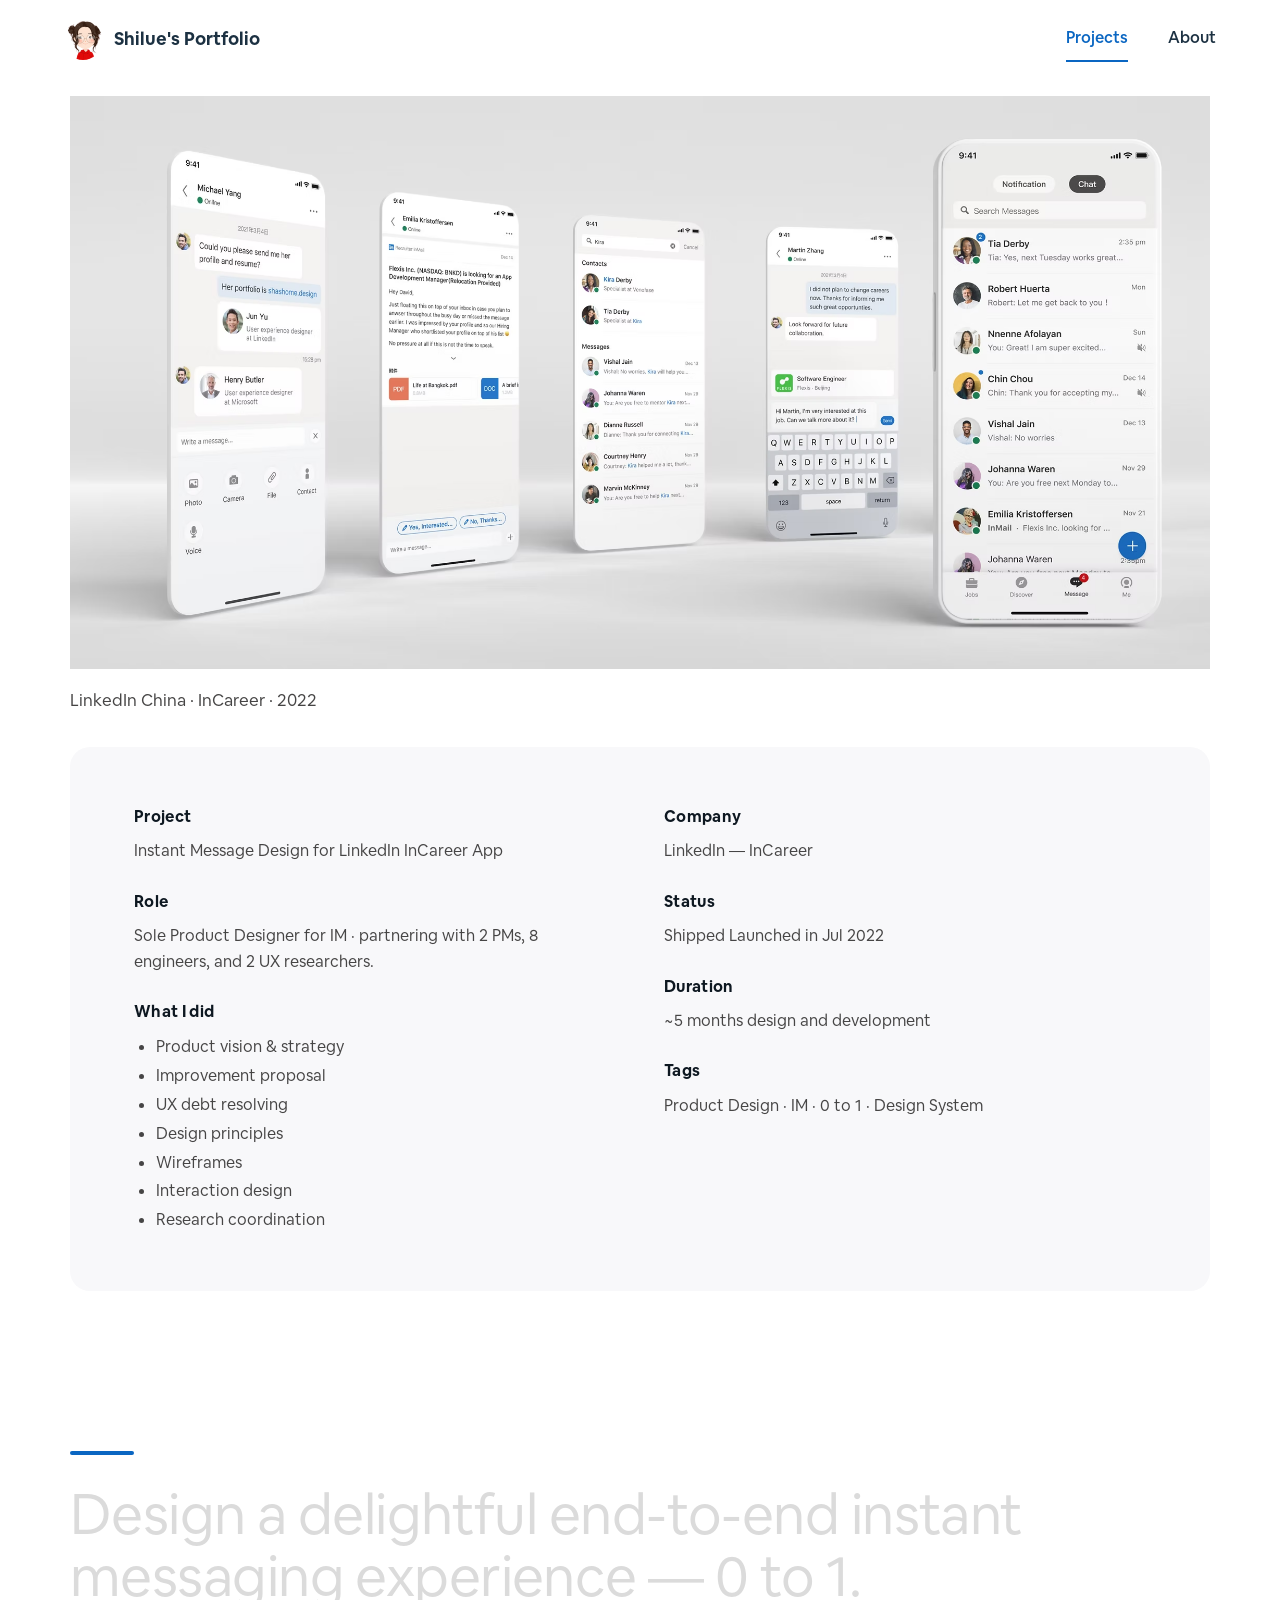
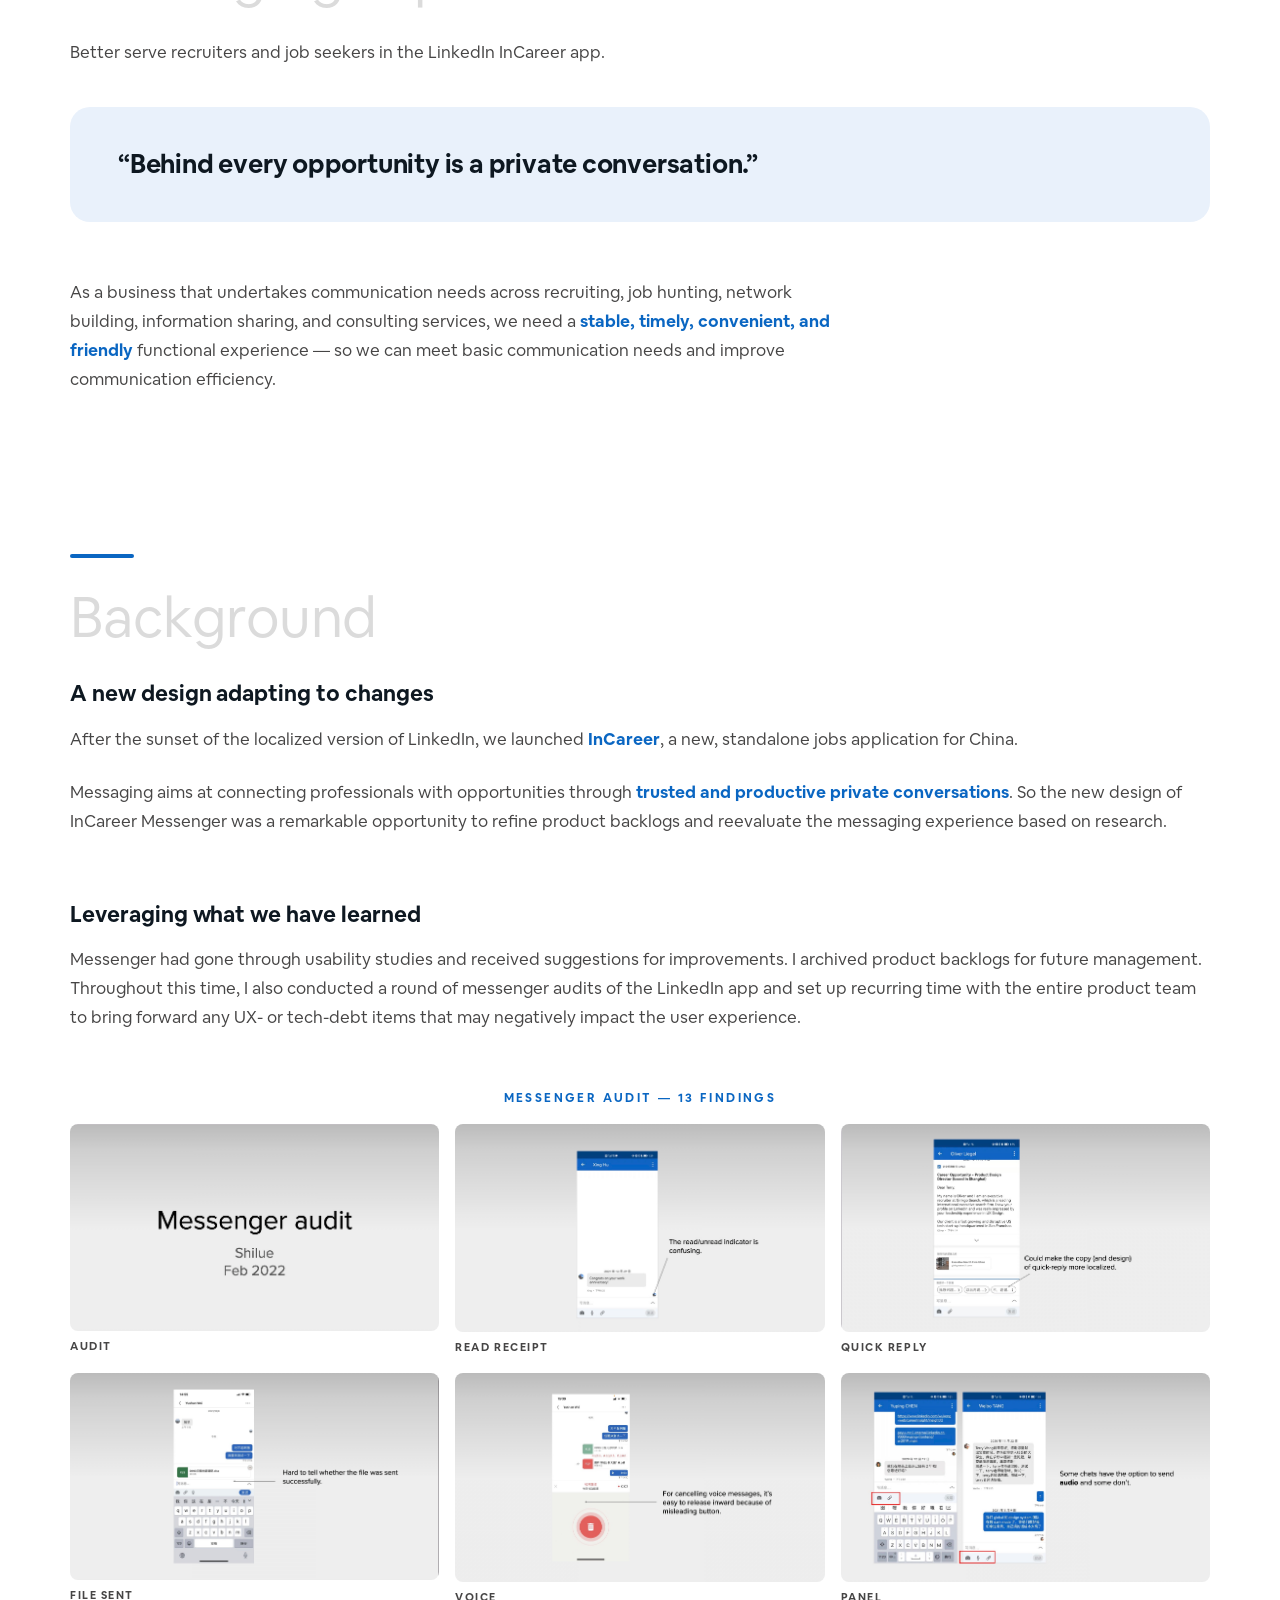
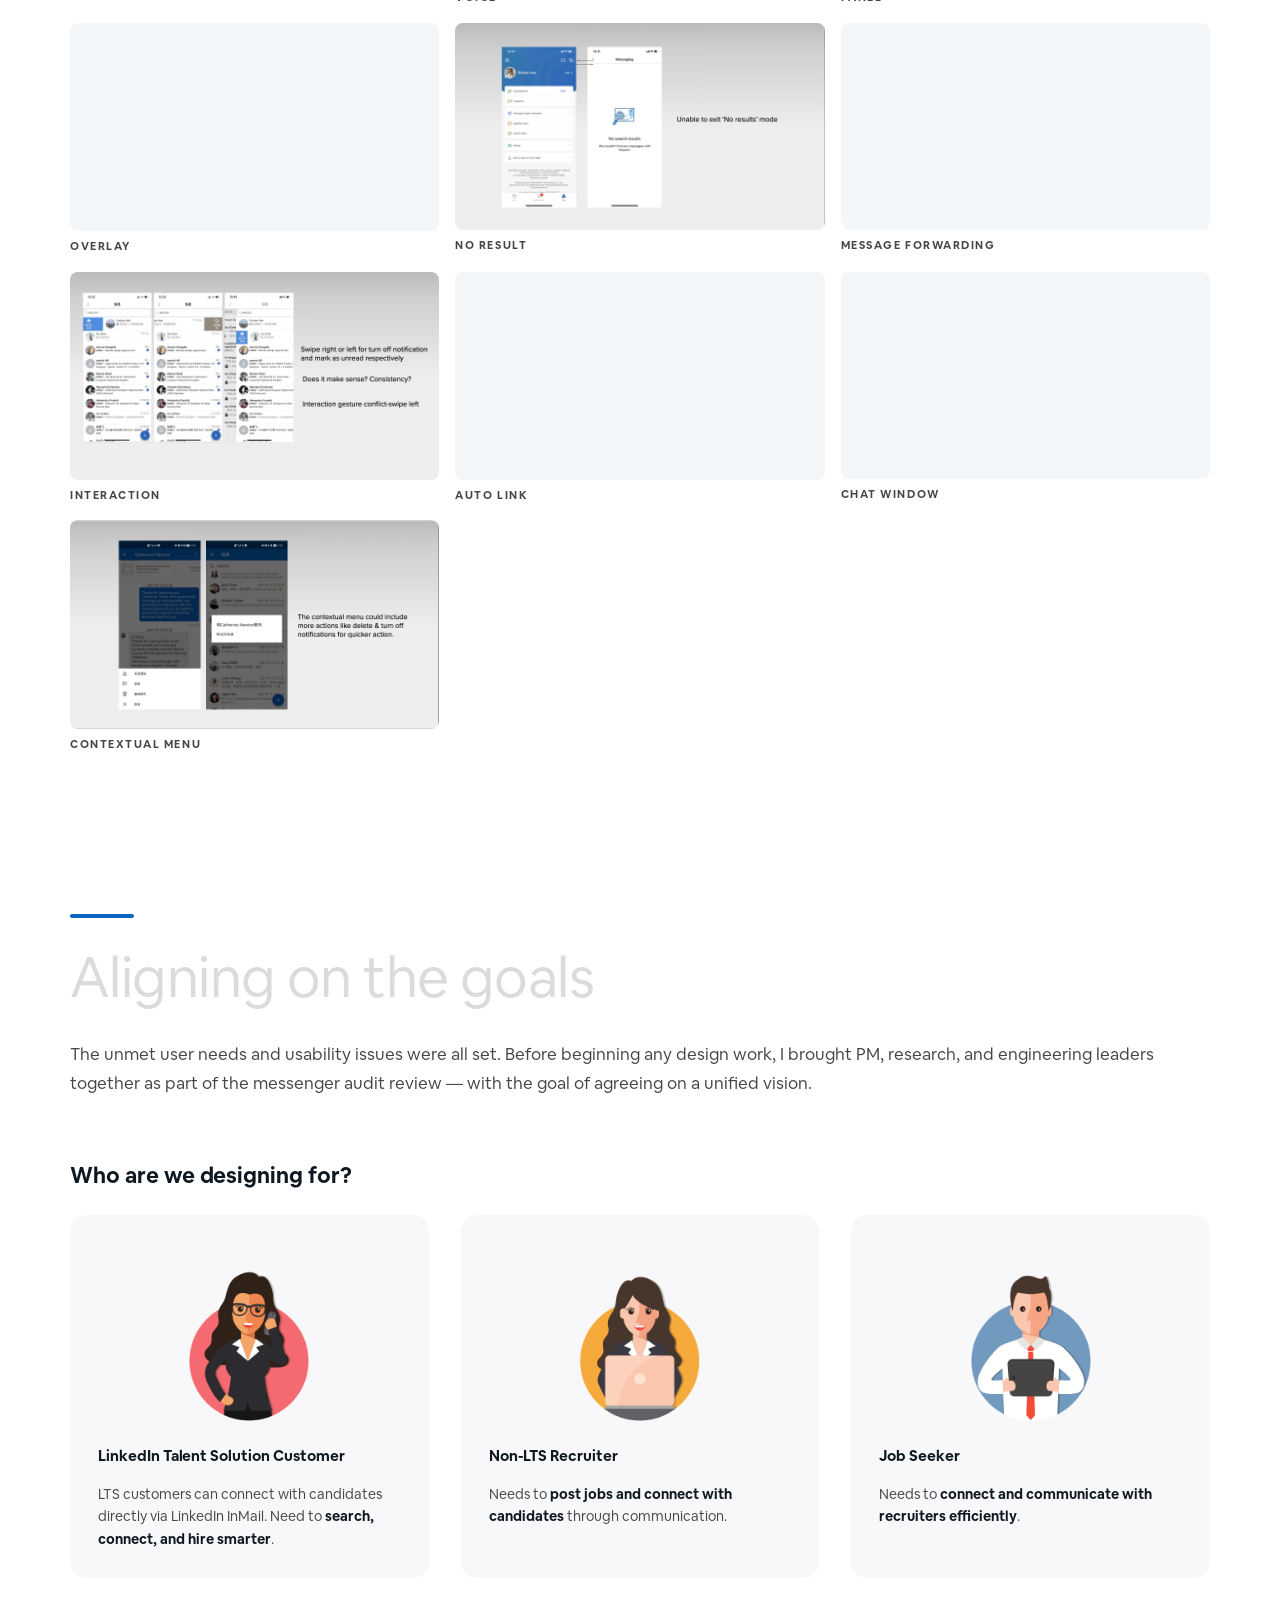
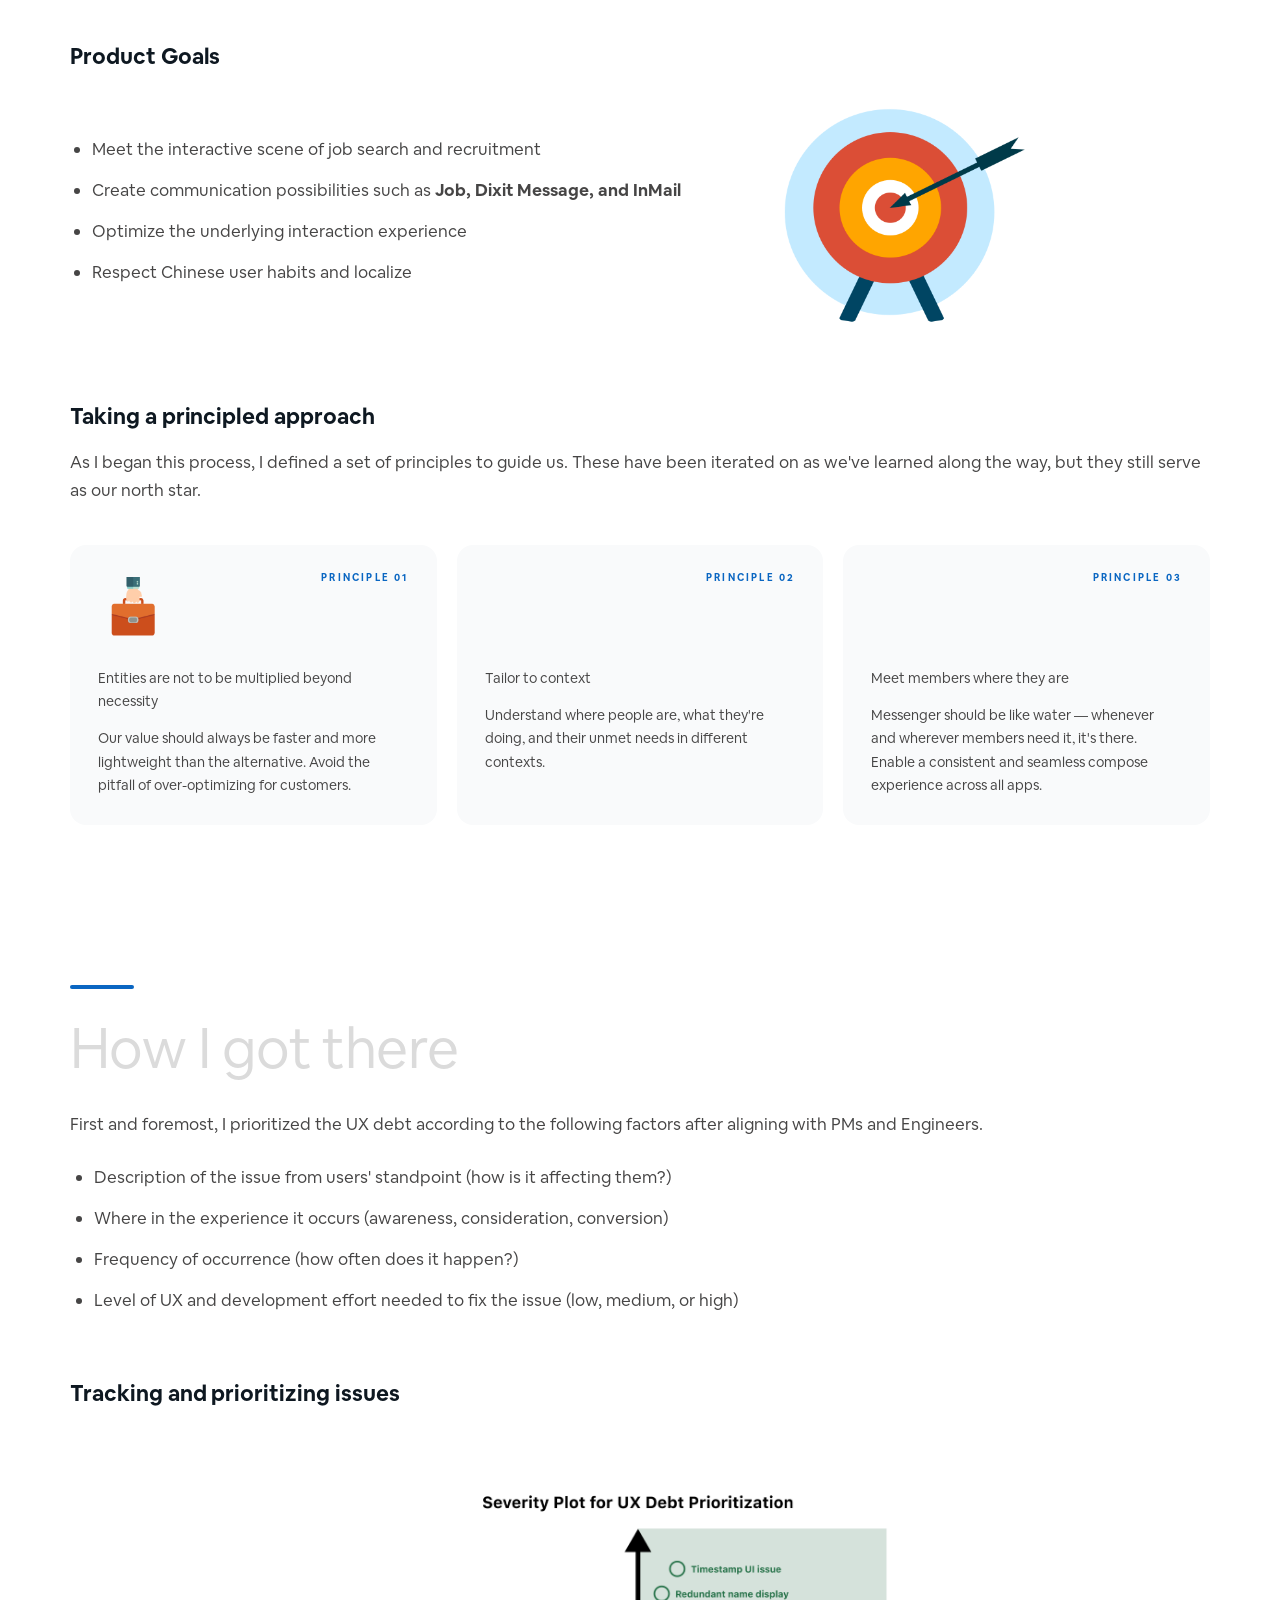
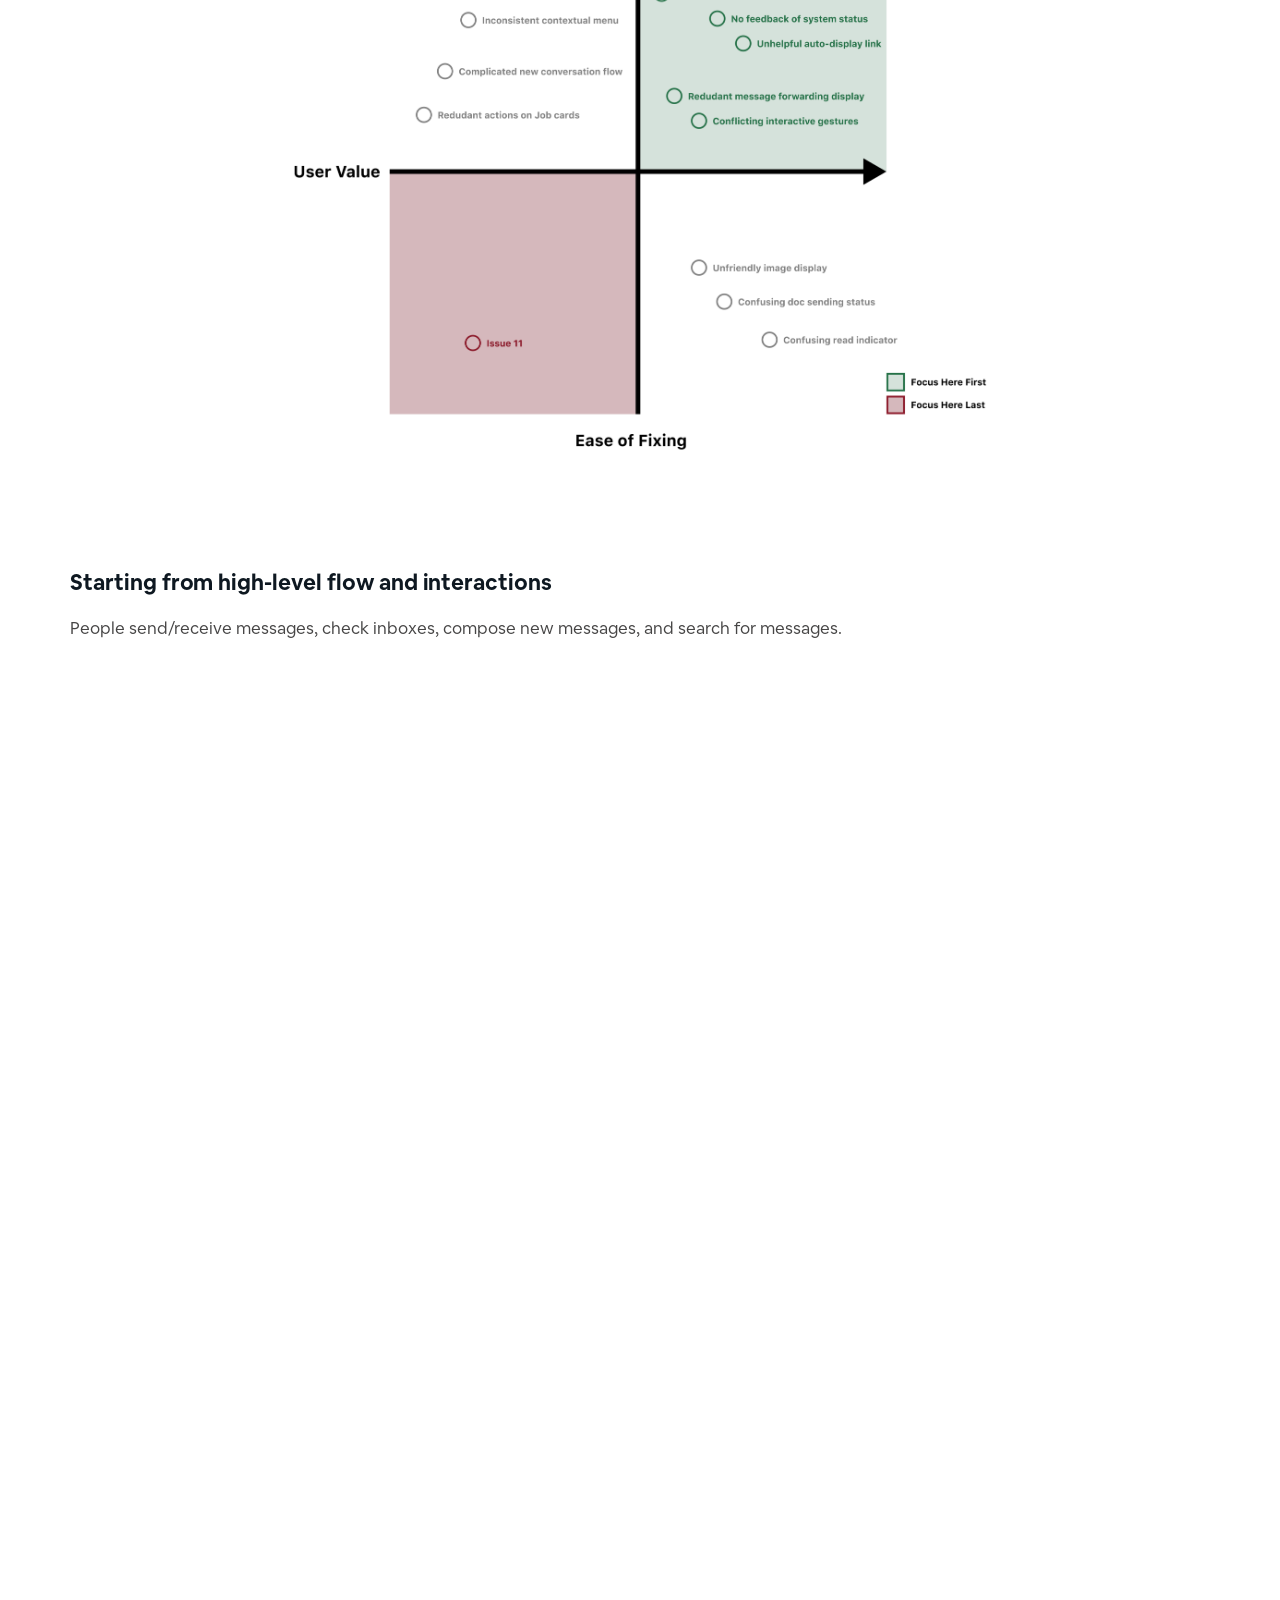
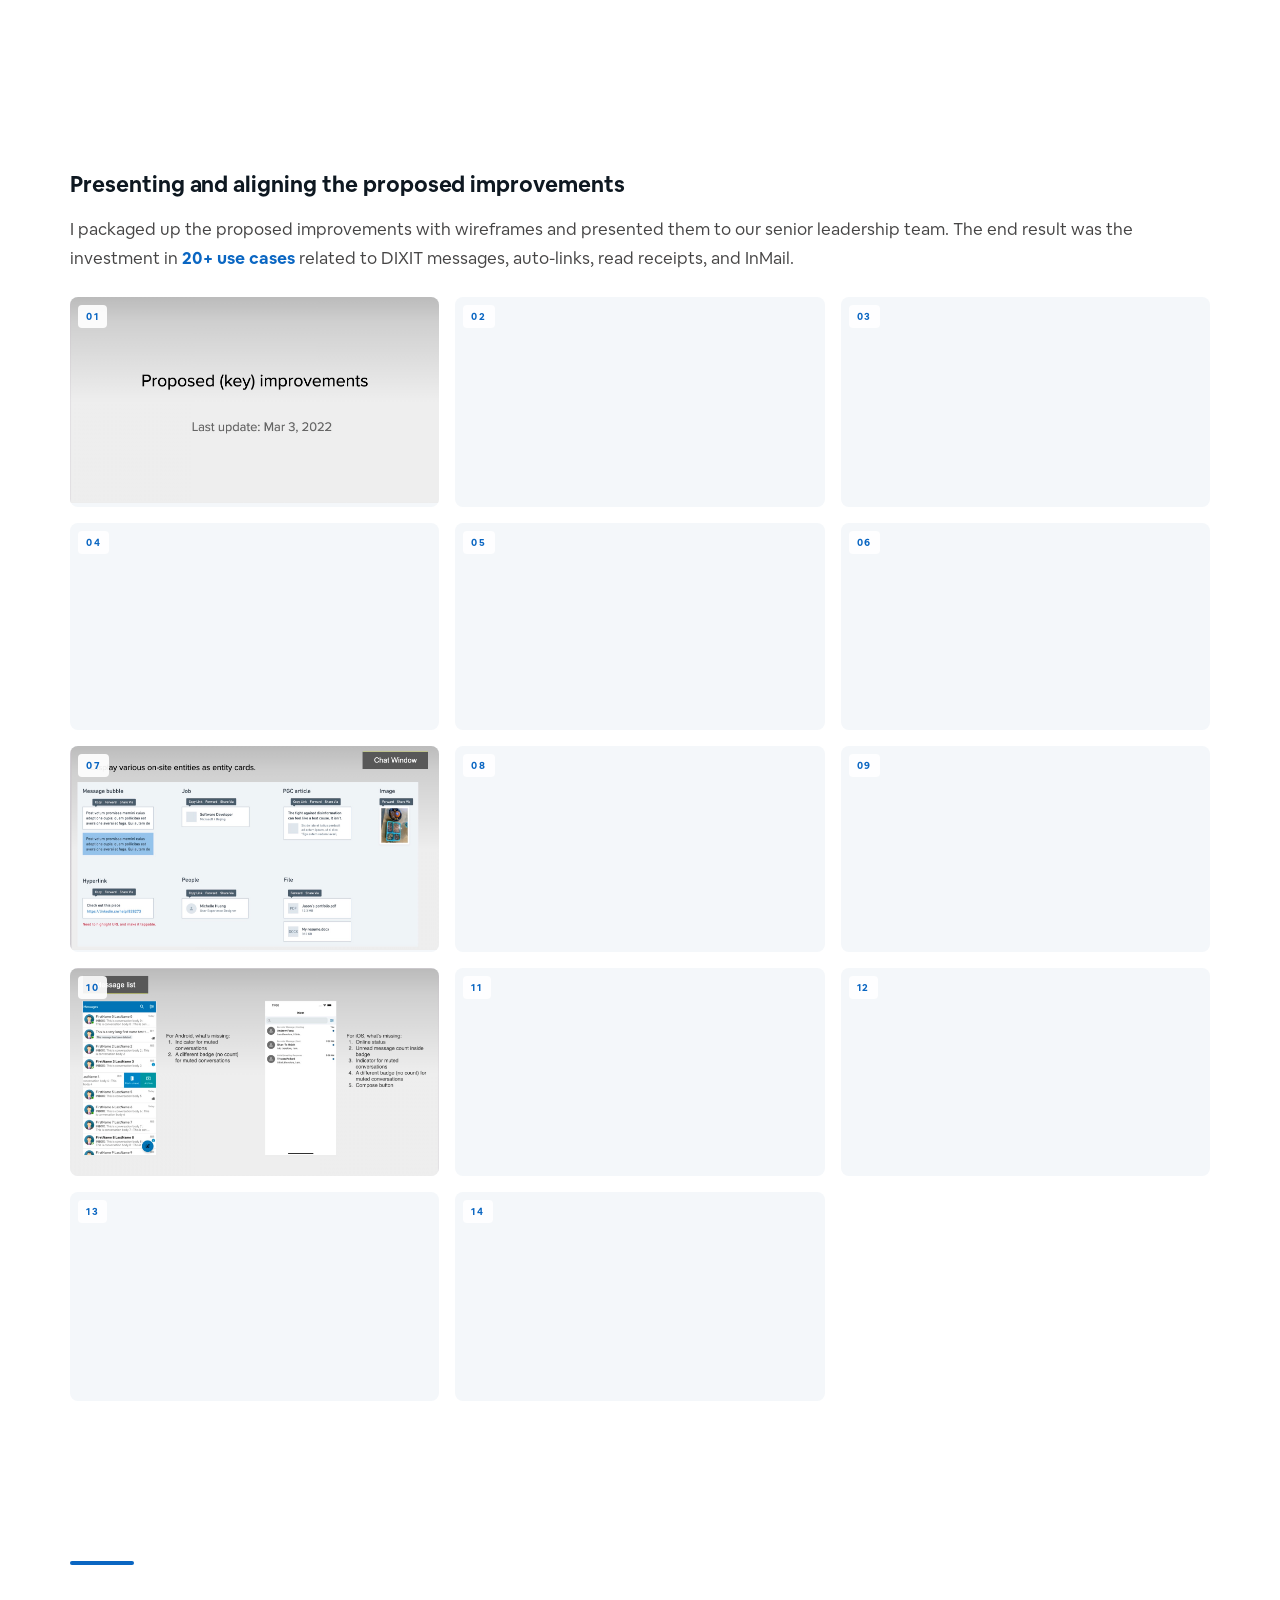
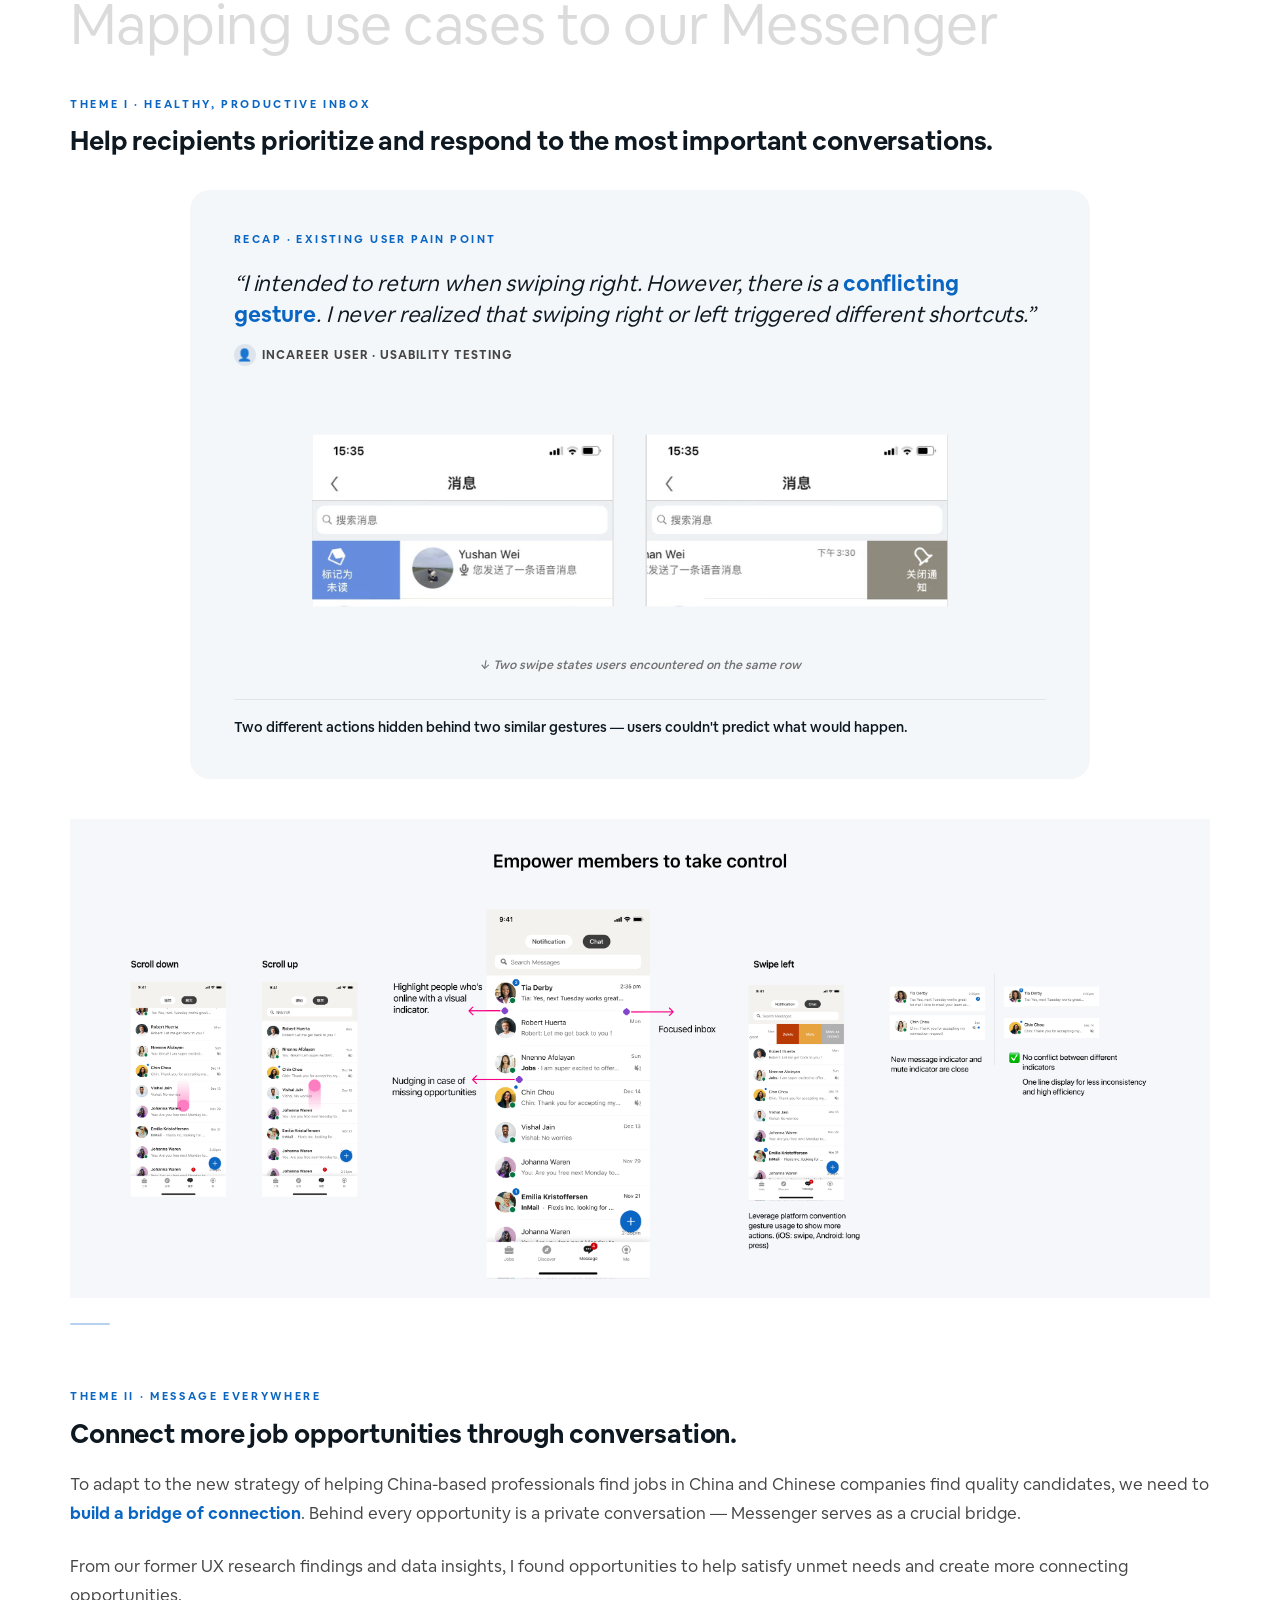
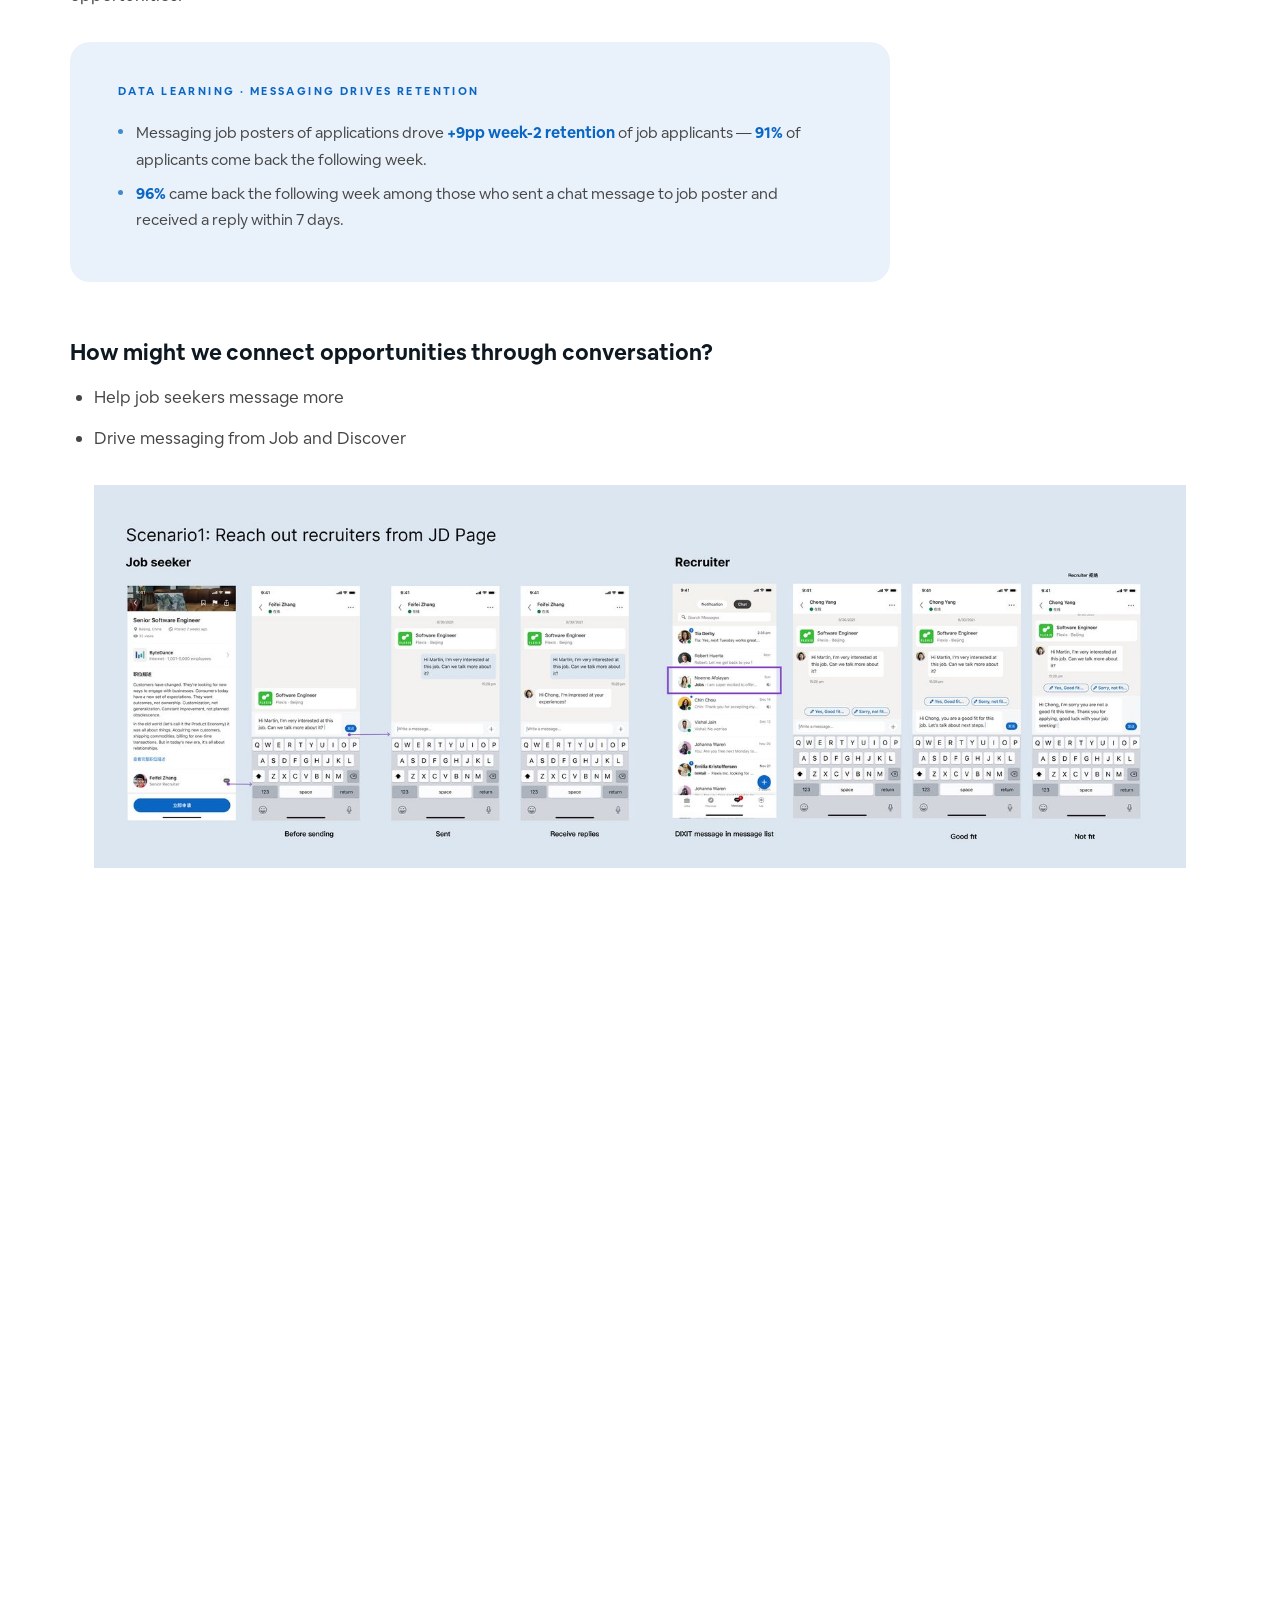
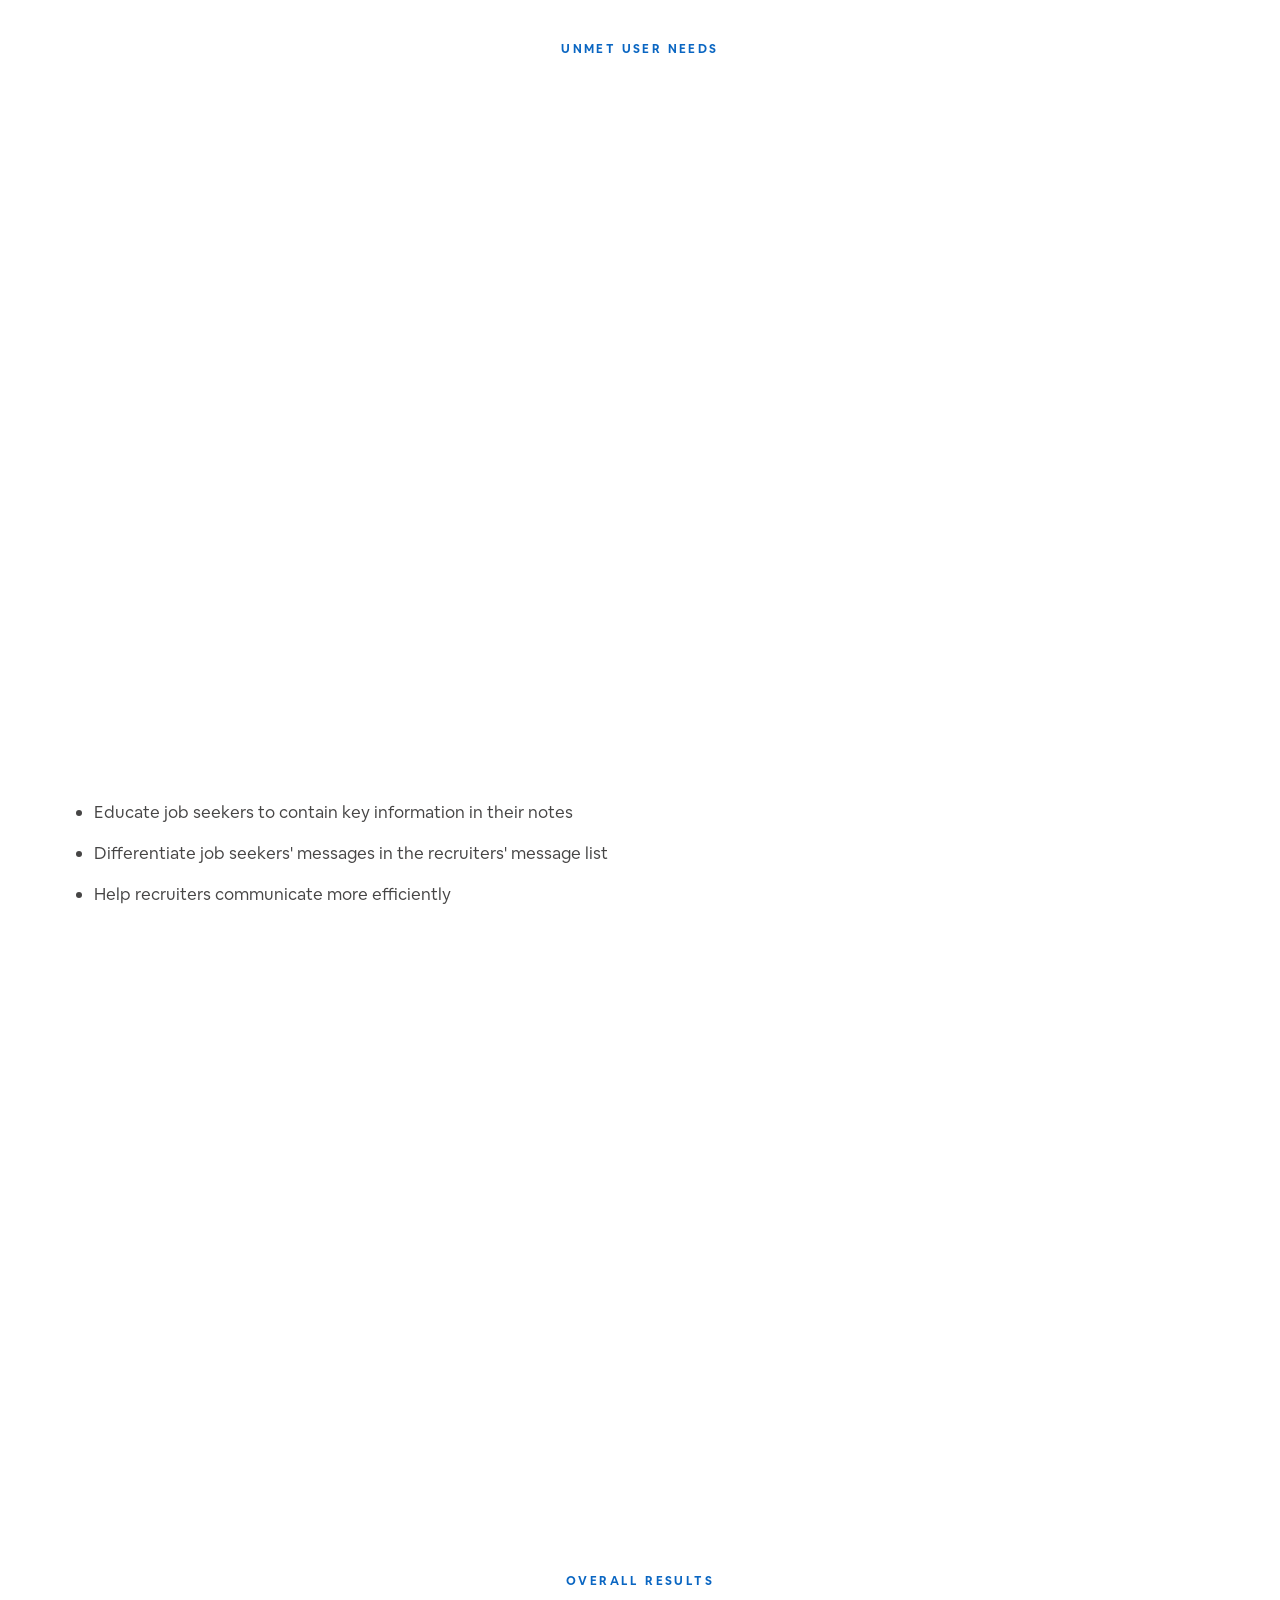
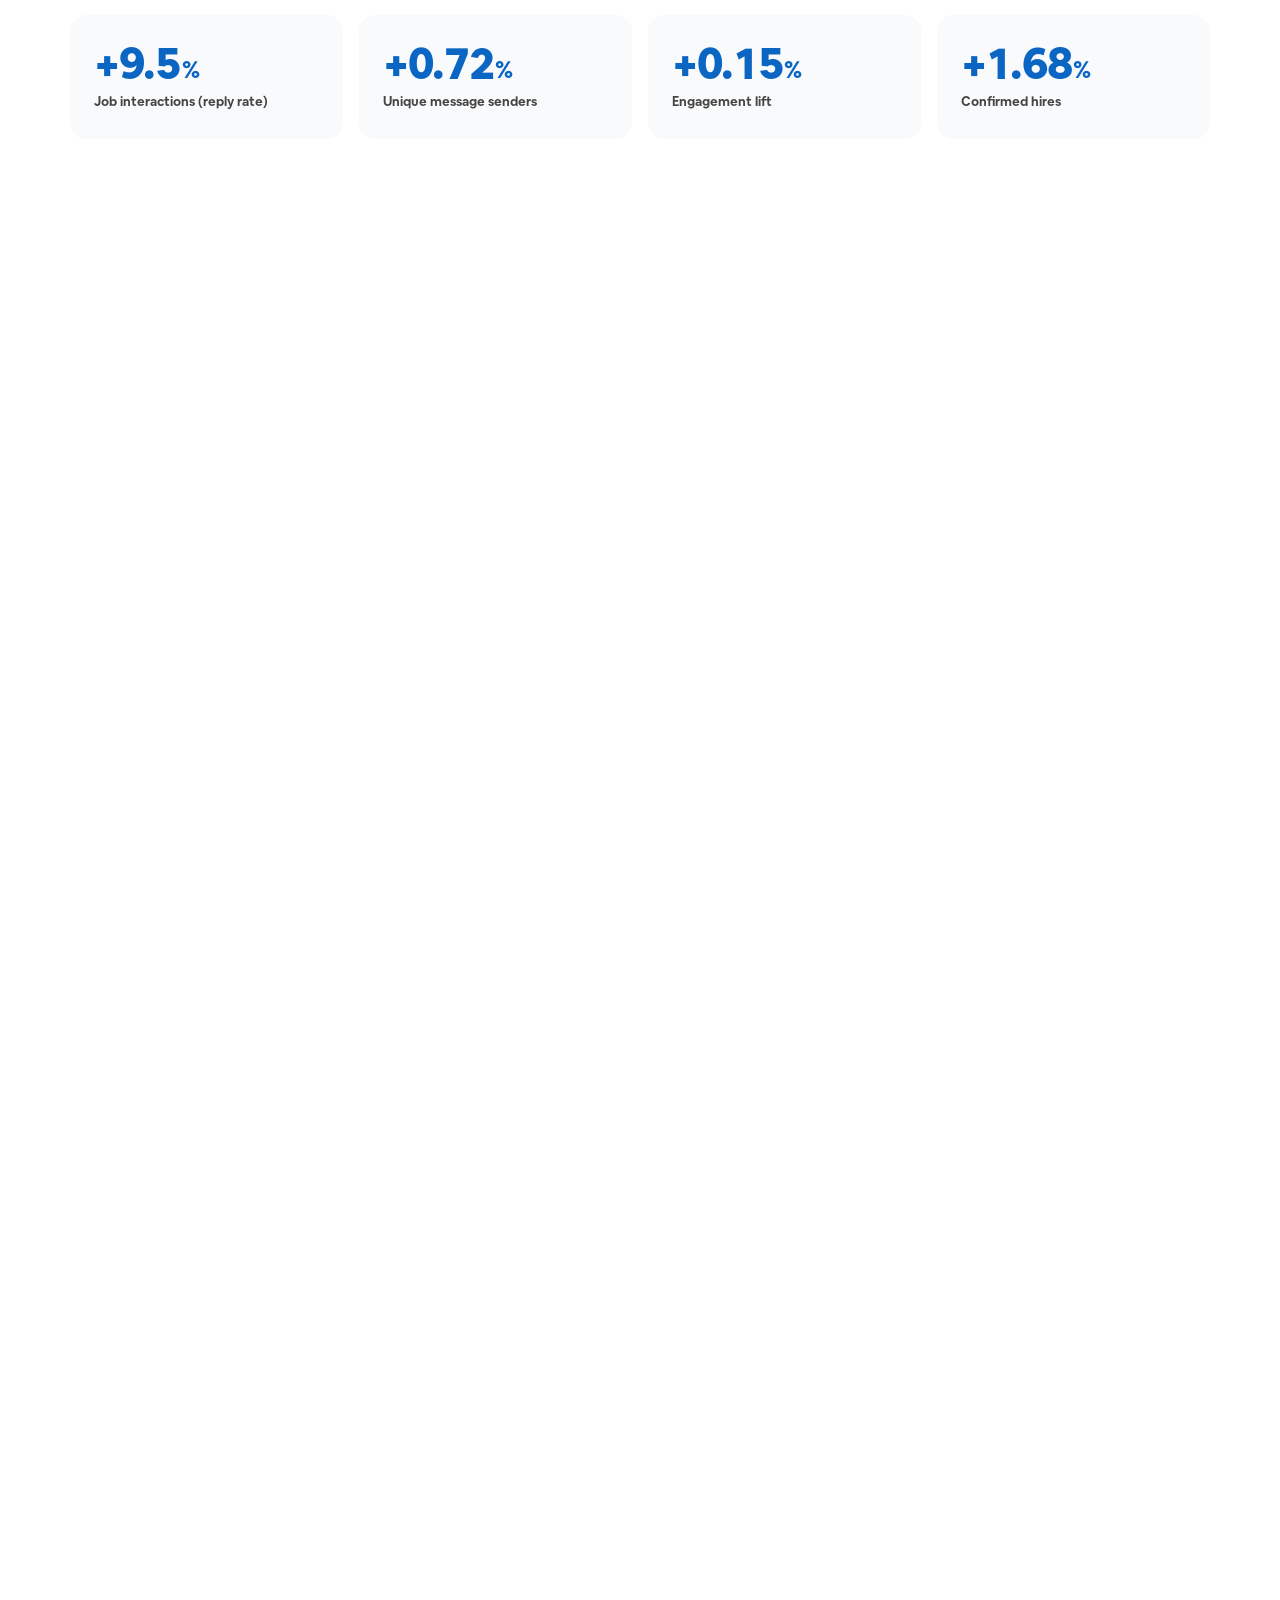
<file: projects/messagedesign.html>
<!DOCTYPE html>
<html lang="en">
<head>
  <meta charset="UTF-8" />
  <meta name="viewport" content="width=device-width, initial-scale=1.0" />
  <title>Message Design for InCareer | Shilue's Portfolio</title>
  <meta name="description" content="Instant Message Design for LinkedIn InCareer — 0-to-1 IM experience serving recruiters and job seekers in China." />
  <link rel="icon" type="image/png" href="../images/avatar-header.png" />
  <link rel="preload" href="../fonts/AirbnbCereal_W_Bk.otf" as="font" type="font/otf" crossorigin>
  <link rel="preload" href="../fonts/AirbnbCereal_W_Bd.otf" as="font" type="font/otf" crossorigin>
  <link rel="preconnect" href="https://fonts.googleapis.com">
  <link rel="preconnect" href="https://fonts.gstatic.com" crossorigin>
  <link href="https://fonts.googleapis.com/css2?family=Inter:wght@300;400;500;600;700;800&display=swap" rel="stylesheet">
  <style>

/* ============ Visionary design alternatives — HTML wireframe phones ============ */
.alts-wrap{margin:56px calc(50% - 50vw + 8px) 24px;background:#F4F7FA;padding:64px 32px 56px;border-radius:8px;overflow-x:auto}
.alts-grid{display:grid;grid-template-columns:2.1fr 1fr 1fr 1fr;gap:40px;max-width:1720px;margin:0 auto;align-items:start}
.alts-item{display:flex;flex-direction:column;gap:28px}
.alts-item__phones{display:flex;justify-content:center;gap:24px;position:relative}
.alts-item--dual .alts-item__phones{gap:16px;align-items:center}
.alts-arrow{color:rgba(15,24,33,.35);font-size:26px;line-height:1;align-self:center;padding:0 6px}
.alts-item__pc{display:flex;flex-direction:column;gap:16px;font-family:var(--font-sans);padding:0 8px}
.alts-pc__pros,.alts-pc__cons{margin:0;font-size:14px;line-height:1.55;color:var(--c-body);font-weight:400}
.alts-pc__pros strong,.alts-pc__cons strong{display:block;font-size:11px;font-weight:700;color:var(--c-text-deep);letter-spacing:0.15em;text-transform:uppercase;margin:0 0 8px}
.alts-pc__cons strong{color:#9A6C3F}

.alts-annotate{position:absolute;top:20px;left:-4px;display:flex;align-items:center;gap:10px;pointer-events:none;z-index:6}
.alts-annotate__label{font-size:12px;font-weight:600;color:var(--c-body);background:#fff;padding:5px 12px;border-radius:4px;box-shadow:0 2px 8px -2px rgba(15,24,33,.15);white-space:nowrap}
.alts-annotate__line{width:32px;height:1px;background:#B57C99}

.alt-phone{width:260px;height:560px;background:#fff;border:1.5px solid rgba(15,24,33,.14);border-radius:32px;padding:6px 6px 0;display:flex;flex-direction:column;position:relative;box-shadow:0 14px 32px -14px rgba(15,24,33,.18),0 4px 10px -3px rgba(15,24,33,.06);flex-shrink:0;overflow:hidden}
.alt-phone__notch{position:absolute;top:3px;left:50%;transform:translateX(-50%);width:70px;height:16px;background:#0F1821;border-radius:0 0 14px 14px;z-index:2}
.alt-phone__status{display:flex;justify-content:space-between;align-items:center;padding:7px 14px 5px;font-size:9px;font-weight:700;color:#0F1821;position:relative;z-index:3}
.alt-phone__status-icons{display:inline-flex;gap:4px;align-items:center;color:#0F1821}
.alt-phone__status-icons svg{height:8px;width:auto;display:block}
.alt-phone__pill{align-self:flex-start;margin:6px 14px 10px;padding:4px 10px;background:#EEF0F3;border-radius:20px;font-size:9px;font-weight:700;color:#0F1821;display:inline-flex;align-items:center;gap:5px}
.alt-phone__pill-icon{color:var(--c-blue);font-size:9px}
.alt-phone__body{flex:1;padding:0 10px;display:flex;flex-direction:column;gap:8px;overflow:hidden}
.soc-phone .alt-phone__body{overflow:visible}
.alt-section{background:#F1F3F5;border-radius:7px;padding:10px}
.alt-section--tight{padding:10px}
.alt-section--banner{min-height:72px;background:transparent;position:relative;padding:0;overflow:visible;display:flex;align-items:stretch;justify-content:center;gap:6px}
.alt-banner-slide{flex:0 0 78%;background:#E4E7EC;border-radius:7px;display:flex;align-items:center;justify-content:center;position:relative}
.alt-banner-slide--peek{flex:0 0 6%;background:#EAECEF;border-radius:4px;opacity:0.7}
.alt-section--qa{flex:1;min-height:0}
.alt-section__label{font-size:9px;font-weight:700;color:#0F1821;margin:0 0 5px}
.alt-banner-icon{width:26px;height:16px;background:#D3D9DE;border-radius:3px}
.alt-banner-dot{position:absolute;bottom:6px;left:50%;transform:translateX(-50%);width:16px;height:2.5px;background:#6BC79E;border-radius:2px}
.alt-cards-2{display:grid;grid-template-columns:1fr 1fr;gap:5px}
.alt-cards-2 div{background:#E4E7EC;border-radius:4px;height:34px}
.alt-cards-stack{display:flex;flex-direction:column;gap:4px}
.alt-cards-stack div{background:#E4E7EC;border-radius:3.5px;height:17px;flex:1;min-height:16px}
.alt-cards-3{display:flex;gap:6px;overflow:hidden;padding-right:8px;margin:2px -2px 0 -2px}
.alt-featurecard{flex:0 0 46%;background:#fff;border-radius:6px;padding:8px 8px 6px;display:flex;flex-direction:column;gap:2px;min-height:66px;box-shadow:0 1px 2px rgba(15,24,33,.04)}
.alt-featurecard__title{font-size:9px;font-weight:700;color:#0F1821;margin:0;line-height:1.2}
.alt-featurecard__desc{font-size:8px;color:#4A5868;margin:0;line-height:1.2}
.alt-featurecard__pips{margin-top:auto;display:flex;padding-top:4px}
.alt-featurecard__pips span{width:14px;height:14px;border-radius:50%;background:#F5F5F7;border:1.5px solid #fff;display:inline-block;box-shadow:0 0 0 0.5px rgba(15,24,33,.14)}
.alt-featurecard__pips span:not(:first-child){margin-left:-5px}
.alt-mentors{display:grid;grid-template-columns:1fr 1fr;gap:5px;margin-top:2px}
.alt-mentor{background:#fff;border-radius:5px;padding:7px;display:flex;flex-direction:column;gap:5px}
.alt-mentor__head{display:flex;gap:5px;align-items:center}
.alt-mentor__avatar{display:block;width:14px;height:14px;background:transparent;border:1px solid #C7CDD3;border-radius:50%;flex-shrink:0}
.alt-mentor__meta-col{display:flex;flex-direction:column;gap:0;min-width:0}
.alt-mentor__name{font-size:8px;font-weight:700;color:#0F1821;margin:0;line-height:1.15;white-space:nowrap;overflow:hidden;text-overflow:ellipsis}
.alt-mentor__meta{font-size:7px;color:var(--c-blue);margin:0;line-height:1.15;font-weight:500}
.alt-mentor__quote{font-size:7px;color:#0F1821;margin:0;line-height:1.3;font-weight:400;padding:5px;border:1px solid #E4E7EC;border-radius:3px;background:#fff}
.alt-choice-row{display:grid;grid-template-columns:1fr 1fr;gap:5px;margin-top:2px}
.alt-choice{background:#F1F3F5;border-radius:7px;padding:10px 8px;display:flex;flex-direction:column;gap:2px;align-items:flex-start}
.alt-choice__icon{color:var(--c-blue);font-size:14px;line-height:1;margin-bottom:2px}
.alt-choice__title{font-size:9px;font-weight:700;color:#0F1821;margin:0;line-height:1.2}
.alt-choice__desc{font-size:7.5px;color:#4A5868;margin:0;line-height:1.25}
.alt-phone__sheet-scrim{position:absolute;inset:0;background:rgba(15,24,33,.22);z-index:4;border-radius:30px;pointer-events:none}
.alt-phone__sheet{position:absolute;bottom:0;left:0;right:0;background:#fff;border-radius:16px 16px 0 0;padding:9px 16px 16px;display:flex;flex-direction:column;gap:7px;z-index:5;box-shadow:0 -8px 22px -6px rgba(15,24,33,.15)}
.alt-phone__sheet-grip{width:36px;height:3.5px;background:rgba(15,24,33,.18);border-radius:2px;margin:0 auto 5px}
.alt-sheet-item{font-size:10px;font-weight:600;color:#0F1821;background:#fff;border:1px solid rgba(15,24,33,.10);border-radius:7px;padding:8px 11px;text-align:center}
.alt-phone__tabs{display:grid;grid-template-columns:repeat(4,1fr);gap:2px;padding:8px 5px 10px;border-top:1px solid rgba(15,24,33,.08);margin-top:5px}
.alt-tab{display:flex;flex-direction:column;align-items:center;gap:2.5px;font-size:7.5px;color:#4A5868;font-weight:500}
.alt-tab--active{color:var(--c-blue);font-weight:700}
.alt-tab__icon{width:16px;height:16px;display:flex;align-items:center;justify-content:center;color:currentColor}
.alt-tab__icon svg{width:14px;height:14px;display:block;fill:none;stroke:currentColor;stroke-width:1.4}
.alt-tab--active .alt-tab__icon svg[data-fill]{fill:var(--c-blue);stroke:none}
@media (max-width:1200px){.alts-grid{grid-template-columns:1fr 1fr;gap:32px}.alts-item--dual{grid-column:1 / -1}}
@media (max-width:700px){.alts-grid{grid-template-columns:1fr}.alts-item--dual{grid-column:auto}.alts-wrap{padding:36px 16px}.alt-phone{width:180px;height:390px}}


/* ============ Solve of conflicts — 2 phones + annotated red-dashed callouts ============ */
.soc-wrap{margin:56px auto;max-width:1200px;padding:56px 220px;background:#F4F7FA;border-radius:8px;overflow:visible}
.soc-grid{display:grid;grid-template-columns:1fr 1fr;gap:40px;align-items:start;justify-items:center;overflow:visible}
.soc-item{display:flex;flex-direction:column;align-items:center;gap:20px;position:relative;padding:0}
.soc-phone{overflow:visible !important}
.soc-header{display:flex;justify-content:space-between;align-items:center;padding:4px 14px 8px;border-bottom:1px solid rgba(15,24,33,.08);margin:0 4px}
.soc-header__title{font-size:12px;font-weight:700;color:var(--c-text-deep);margin:0}
.soc-header__icons{display:flex;gap:6px;align-items:center;color:var(--c-text-deep)}
.soc-header__ico{font-size:11px;line-height:1}
.soc-stories{display:flex;justify-content:space-between;padding:8px 10px;background:transparent}
.soc-story{display:flex;flex-direction:column;align-items:center;gap:4px}
.soc-story span:first-child{width:26px;height:26px;border:1.5px solid #C7CDD3;border-radius:50%;display:block}
.soc-story__lbl{font-size:8px;color:#4A5868;font-weight:500}
.soc-single-banner{display:flex;align-items:center;justify-content:center;flex-direction:column;gap:6px;min-height:80px;background:#EAECEF}
.soc-single-banner__icon{font-size:16px;color:#8992A3;line-height:1}
.soc-single-banner__lbl{font-size:9px;font-weight:600;color:#4A5868}
.soc-big-carousel{min-height:110px !important}
.soc-big-carousel .alt-banner-slide{border-radius:12px}
.soc-big-carousel .alt-banner-icon{width:44px;height:30px}
/* Red dashed annotation box — extends 4px outside the element */
.soc-annobox{position:relative}
.soc-annobox::after{content:"";position:absolute;inset:-4px;border:1.5px dashed #D0342C;border-radius:8px;pointer-events:none;z-index:3}
/* Callouts — position outside the phone via right:100% / left:100% */
.soc-callout{position:absolute;font-family:var(--font-sans);display:flex;flex-direction:column;gap:5px;width:180px;z-index:4}
.soc-callout__title{font-size:13px;font-weight:700;color:var(--c-text-deep);margin:0;line-height:1.25}
.soc-callout__body{font-size:11.5px;line-height:1.4;color:var(--c-body);margin:0;font-weight:400}
.soc-callout--top-left{right:100%;margin-right:24px;top:110px;text-align:right;align-items:flex-end}
.soc-callout--mid-left{right:100%;margin-right:24px;top:340px;text-align:right;align-items:flex-end}
.soc-callout--top-right{left:100%;margin-left:24px;top:130px;text-align:left;align-items:flex-start}
/* Pink dot + connector line */
.soc-callout--top-left::before,.soc-callout--mid-left::before{content:"";position:absolute;width:8px;height:8px;background:#B57C99;border-radius:50%;right:-32px;top:6px}
.soc-callout--top-right::before{content:"";position:absolute;width:8px;height:8px;background:#B57C99;border-radius:50%;left:-32px;top:6px}
.soc-callout--top-left::after,.soc-callout--mid-left::after{content:"";position:absolute;height:1px;background:#B57C99;right:-24px;top:10px;width:24px}
.soc-callout--top-right::after{content:"";position:absolute;height:1px;background:#B57C99;left:-24px;top:10px;width:24px}
/* Caption below phones */
.soc-caption{display:flex;flex-direction:column;align-items:center;gap:6px;margin-top:20px;text-align:center}
.soc-caption__title{font-size:15px;font-weight:700;color:var(--c-text-deep);margin:0;font-family:var(--font-sans)}
.soc-caption__selected{font-size:13px;font-weight:600;color:#2A9D5C;margin:0;font-family:var(--font-sans);display:flex;align-items:center;gap:6px}
.soc-caption__selected--placeholder{color:transparent}
.soc-caption__check{width:16px;height:16px;background:#2A9D5C;color:#fff;border-radius:3px;display:inline-flex;align-items:center;justify-content:center;font-size:10px;font-weight:700}

@media (max-width:1200px){
  .soc-wrap{padding:56px 40px}
  .soc-callout--top-left,.soc-callout--mid-left,.soc-callout--top-right{position:static;width:auto;max-width:none;text-align:left;align-items:flex-start;margin:12px 0}
  .soc-callout::before,.soc-callout::after{display:none}
}
@media (max-width:768px){.soc-grid{grid-template-columns:1fr;gap:56px}.soc-wrap{padding:32px 20px}}

/* ============ A11y baseline: focus-visible + reduced-motion ============ */
*:focus { outline: none; }
a:focus-visible, button:focus-visible, [tabindex]:focus-visible, .card:focus-visible {
  outline: 2px solid #0A66C2;
  outline-offset: 3px;
  border-radius: 4px;
}
@media (prefers-reduced-motion: reduce) {
  *, *::before, *::after {
    animation-duration: 0.01ms !important;
    animation-iteration-count: 1 !important;
    transition-duration: 0.01ms !important;
    scroll-behavior: auto !important;
  }
  video[autoplay] { display: none; }
}


@font-face { font-family: 'Airbnb Cereal App'; font-weight: 300; font-style: normal; src: url('../fonts/AirbnbCereal_W_Lt.otf') format('opentype'); font-display: swap; }
@font-face { font-family: 'Airbnb Cereal App'; font-weight: 400; font-style: normal; src: url('../fonts/AirbnbCereal_W_Bk.otf') format('opentype'); font-display: swap; }
@font-face { font-family: 'Airbnb Cereal App'; font-weight: 500; font-style: normal; src: url('../fonts/AirbnbCereal_W_Md.otf') format('opentype'); font-display: swap; }
@font-face { font-family: 'Airbnb Cereal App'; font-weight: 700; font-style: normal; src: url('../fonts/AirbnbCereal_W_Bd.otf') format('opentype'); font-display: swap; }
@font-face { font-family: 'Airbnb Cereal App'; font-weight: 800; font-style: normal; src: url('../fonts/AirbnbCereal_W_XBd.otf') format('opentype'); font-display: swap; }
@font-face { font-family: 'Airbnb Cereal App'; font-weight: 900; font-style: normal; src: url('../fonts/AirbnbCereal_W_Blk.otf') format('opentype'); font-display: swap; }

/* Fallback fonts sized to match Cereal metrics — reduces FOUT layout shift */
@font-face {
  font-family: 'Cereal-fallback';
  src: local('Arial');
  size-adjust: 102%;
  ascent-override: 92%;
  descent-override: 22%;
  line-gap-override: 0%;
}


:root{
  /* Colors */
  --c-text:#1C3142; --c-text-deep:#0E1821; --c-body:#464545;
  --c-l1:#DBDBDB;                          /* L1 watermark heading */
  --c-blue:#0A66C2;            /* unified blue — only blue used on the page */
  --c-bg:#FFFFFF; --c-container-bg:#F8F8FA;     /* unified container/box background */
  --c-meta-bg:var(--c-container-bg);
  --c-callout-blue:#E9F1FB; --c-card-blue:#EFF5FE;
  --c-accent:#C24A3A;

  /* Typography */
  /* Font: Airbnb Cereal is Airbnb's proprietary paid font (not freely available).
     Inter is the closest open-source alternative, loaded via Google Fonts above.
     If you have the Airbnb Cereal font files, drop them in /fonts/ and add @font-face. */
  --font-sans:"Airbnb Cereal App","Cereal-fallback","Inter","-apple-system","BlinkMacSystemFont","Helvetica Neue",Arial,sans-serif;

  /* Container */
  --container-width:1140px; --header-height:80px; --side-pad:0px;

  /* SPACING SYSTEM */
  --gap-l1-top:160px;        /* before L1 watermark */
  --gap-l1-bottom:32px;      /* after L1 watermark */
  --gap-l2-top:64px;         /* between L2 modules (heading + body block) — single source of truth */
  --gap-l2-bottom:16px;      /* after L2 to body */
  --gap-para:24px;           /* paragraph to paragraph */
  --gap-text-to-img:40px;    /* text to image */
  --gap-img-to-text:56px;    /* image to text */
  --gap-img-to-img:48px;     /* image to image */
  --gap-caption-to-img:16px; /* image caption above image */
  --gap-section-block:64px;  /* generic block-to-block in same section */
  --container-pad:64px;      /* padding inside grey/blue containers */
}
*{box-sizing:border-box}
html{overflow-y:scroll;scroll-behavior:smooth}
html,body{margin:0;padding:0;background:var(--c-bg);color:var(--c-body);font-family:var(--font-sans);font-size:17px;font-weight:400;line-height:1.7;-webkit-font-smoothing:antialiased}
a{color:inherit;text-decoration:none}
a:hover{opacity:.85;transition:opacity .2s ease}
.brand:hover{opacity:1}
img{max-width:100%;display:block}

/* ============ Header ============ */
.site-header{position:fixed;top:0;left:0;right:0;width:100%;background:rgba(255,255,255,.94);backdrop-filter:saturate(180%) blur(8px);-webkit-backdrop-filter:saturate(180%) blur(8px);z-index:100;height:var(--header-height);display:flex;align-items:center;border-bottom:1px solid transparent;transition:background-color .35s cubic-bezier(.4,0,.2,1),backdrop-filter .35s cubic-bezier(.4,0,.2,1),-webkit-backdrop-filter .35s cubic-bezier(.4,0,.2,1),border-color .35s cubic-bezier(.4,0,.2,1),box-shadow .35s cubic-bezier(.4,0,.2,1),transform .35s cubic-bezier(.4,0,.2,1)}
.site-header.is-hidden{transform:translateY(-100%)}
body{padding-top:var(--header-height)}
.site-header.is-scrolled{background:rgba(255,255,255,.94)}
.site-header__inner{display:flex;align-items:center;justify-content:space-between;width:100%}
.brand{display:flex;align-items:center;gap:12px;font-size:18px;font-weight:700;color:var(--c-text)}
.brand-avatar{position:relative;width:38px;height:40px;flex-shrink:0}
.brand-avatar img{position:absolute;top:0;left:0;width:38px;height:40px;object-fit:cover;border-radius:50%;transition:opacity .2s ease,transform .4s cubic-bezier(.4,0,.2,1)}
.brand-avatar__hover{opacity:0}
.brand:hover .brand-avatar__default{opacity:0}
.brand:hover .brand-avatar__hover{opacity:1}
.brand:hover .brand-avatar img{transform:scale(1.05)}
.nav{display:flex;gap:60px;align-items:center}
.nav a{position:relative;display:inline-block;padding:6px 0;font-size:16px;font-weight:500;color:var(--c-text);transition:color .25s cubic-bezier(.4,0,.2,1)}
.nav a::after{content:"";position:absolute;left:0;bottom:0;width:100%;height:2px;background:currentColor;transform:scaleX(0);transform-origin:left center;transition:transform .35s cubic-bezier(.65,0,.35,1)}
.nav a:hover::after,.nav a.is-active::after{transform:scaleX(1)}
.nav a.is-active{color:#0A66C2}

/* ============ Container ============ */
.container{max-width:var(--container-width);margin:0 auto;padding-left:var(--side-pad);padding-right:var(--side-pad)}
.site-header > .container{padding-left:var(--side-pad);padding-right:var(--side-pad)}

/* ============ Anchor scroll offset (account for sticky header + section-nav) ============ */
main section[id]{scroll-margin-top:140px}
@media (max-width:768px){main section[id]{scroll-margin-top:110px}}

/* ============ Section navigation (sticky top bar below main header) ============ */
.section-nav{position:sticky;top:0;z-index:101;background:rgba(255,255,255,.92);backdrop-filter:saturate(160%) blur(20px);-webkit-backdrop-filter:saturate(160%) blur(20px);border-bottom:1px solid rgba(15,24,33,.06);margin:32px 0 0;transition:top .35s cubic-bezier(.4,0,.2,1),box-shadow .3s ease}
.section-nav.is-stuck{box-shadow:0 4px 20px -8px rgba(15,24,33,.10)}
.section-nav.below-header{top:var(--header-height)}
.section-nav__inner{display:flex;align-items:center;justify-content:center;gap:48px;max-width:var(--container-width);margin:0 auto;padding:14px var(--side-pad);overflow-x:auto;-webkit-overflow-scrolling:touch;scrollbar-width:none}
.section-nav__inner::-webkit-scrollbar{display:none}
.section-nav__link{font-size:13px;font-weight:500;color:var(--c-body);letter-spacing:0.08em;text-transform:uppercase;padding:8px 0;position:relative;transition:color .2s ease;white-space:nowrap;flex-shrink:0}
.section-nav__link:hover{color:var(--c-text-deep);opacity:1}
.section-nav__link.is-active{color:var(--c-blue);font-weight:700}
.section-nav__link.is-active::after{content:"";position:absolute;left:50%;bottom:-15px;transform:translateX(-50%);width:100%;height:2px;background:var(--c-blue);border-radius:2px}
@media (max-width:768px){.section-nav__inner{justify-content:flex-start;gap:28px;padding:12px 20px}.section-nav__link{font-size:12px;letter-spacing:0.06em}}

/* ============ Floating scroll progress + back-to-top ============ */
.scroll-progress{position:fixed;bottom:32px;right:32px;width:52px;height:52px;z-index:100;opacity:0;transform:translateY(20px);transition:opacity .35s ease,transform .35s ease;cursor:pointer;border:none;padding:0;background:transparent;pointer-events:none;-webkit-tap-highlight-color:transparent}
.scroll-progress.is-visible{opacity:1;transform:translateY(0);pointer-events:auto}
.scroll-progress__ring{position:absolute;inset:0;width:100%;height:100%;transform:rotate(-90deg);overflow:visible}
.scroll-progress__track{fill:none;stroke:rgba(15,24,33,.08);stroke-width:2}
.scroll-progress__fill{fill:none;stroke:var(--c-blue);stroke-width:2;stroke-linecap:round;transition:stroke-dashoffset .12s linear}
.scroll-progress__button{position:absolute;inset:4px;background:rgba(255,255,255,.92);backdrop-filter:saturate(180%) blur(10px);-webkit-backdrop-filter:saturate(180%) blur(10px);border-radius:50%;display:flex;align-items:center;justify-content:center;color:var(--c-text-deep);transition:background .25s ease,color .25s ease,transform .25s ease;box-shadow:0 4px 16px -4px rgba(15,24,33,.12),0 2px 6px -2px rgba(15,24,33,.06)}
.scroll-progress:hover .scroll-progress__button{background:var(--c-blue);color:#fff;transform:scale(1.06)}
.scroll-progress:active .scroll-progress__button{transform:scale(0.96)}
.scroll-progress__button svg{width:16px;height:16px;display:block}
@media (max-width:768px){.scroll-progress{bottom:20px;right:20px;width:44px;height:44px}}

/* ============ Cover ============ */
.cs-cover{max-width:var(--container-width);margin:16px auto 0}
.cs-cover img{width:100%;height:auto}

/* ============ Heading hierarchy ============ */
.l1{font-family:var(--font-sans);font-weight:400;font-size:56px;color:var(--c-l1);margin:var(--gap-l1-top) 0 var(--gap-l1-bottom);letter-spacing:-0.01em;line-height:1.1;padding-top:32px;position:relative}
.l1::before{content:"";position:absolute;top:0;left:0;width:64px;height:4px;background:var(--c-blue);border-radius:2px}
.l2{font-family:var(--font-sans);font-weight:700;font-size:22px;color:var(--c-text-deep);margin:var(--gap-l2-top) 0 var(--gap-l2-bottom);line-height:1.35;letter-spacing:-0.002em}
.l3,.text-img__copy h3.l3{font-family:var(--font-sans);font-weight:700;font-size:18px;color:var(--c-text-deep);margin:0 0 12px;line-height:1.35;letter-spacing:-0.002em}
.l3--blue,.text-img__copy h3.l3--blue{color:var(--c-blue)}                                                                                          /* Goals: blue variant */
.l1 + .l2{margin-top:0}                                /* L2 right after L1: tighten */

/* Body text — inherits Airbnb Cereal Light 18px #464545 from body */
.p{margin:0 0 var(--gap-para);font-weight:400;color:var(--c-body);line-height:1.7;font-size:17px}
.p--muted{color:var(--c-body)}              /* alias kept for backward compat */
.p strong{color:var(--c-blue);font-weight:700}                  /* inline blue bold (#0A66C2) */
.p strong.dark{color:var(--c-text-deep);font-weight:700}
.p strong.deep{color:var(--c-blue);font-weight:700}

/* Generic block spacing */
.block{margin-bottom:var(--gap-section-block)}

/* ============ Intro: Design by accretion + meta box ============ */
.cs-meta-box{background:var(--c-meta-bg);border-radius:20px;padding:56px 64px;margin:32px auto var(--gap-section-block);max-width:var(--container-width);display:grid;grid-template-columns:1fr 1fr;gap:48px}
.cs-meta-col{display:flex;flex-direction:column;gap:8px}
.cs-meta-h{font-size:16px;font-weight:700;color:var(--c-text-deep);margin:24px 0 8px;letter-spacing:0.02em}
.cs-meta-h:first-child{margin-top:0}
.cs-meta-p{font-size:16px;line-height:1.6;color:var(--c-body);margin:0 0 8px;font-weight:400}
.cs-meta-list{list-style:disc;padding-left:22px;margin:0;font-size:16px;line-height:1.8;color:var(--c-body);font-weight:400}

/* Skip hint — inline pill (contextual, sits after mini-program explanation) */
.skip-inline{display:inline-flex;align-items:center;gap:12px;padding:12px 20px 12px 16px;background:var(--c-container-bg);border-radius:999px;font-size:14px;color:var(--c-body);margin:24px 0 8px;font-weight:400;line-height:1.4}
.skip-inline__icon{display:inline-flex;align-items:center;color:var(--c-blue);flex-shrink:0}
.skip-inline__icon svg{width:16px;height:16px;display:block}
.skip-inline a{color:var(--c-blue);font-weight:700;text-decoration:none;border-bottom:1px solid transparent;transition:border-color .2s ease;white-space:nowrap}
.skip-inline a:hover{border-bottom-color:currentColor}

/* ============ Light blue stats callout (with right + bottom blue borders) ============ */
.callout-blue{background:var(--c-container-bg);border-radius:20px;padding:40px 48px;max-width:var(--container-width);margin:32px 0 56px}
.callout-blue h4{font-size:12px;font-weight:700;color:var(--c-blue);letter-spacing:0.2em;text-transform:uppercase;margin:0 0 20px}
.callout-blue ul{list-style:none;padding:0;margin:0;font-size:17px;line-height:1.7;color:var(--c-body);font-weight:400}
.callout-blue li{margin:0 0 12px;padding-left:24px;position:relative}
.callout-blue li::before{content:"";position:absolute;left:0;top:9px;width:6px;height:6px;background:var(--c-blue);border-radius:50%}

/* ============ 2-col captioned (Notification + Viral) ============ */
.two-col{display:grid;grid-template-columns:1fr 1fr;gap:64px;max-width:var(--container-width);margin:var(--gap-text-to-img) auto var(--gap-img-to-text);align-items:start}
.two-col__item{text-align:center}
.two-col__title{font-size:22px;font-weight:700;color:var(--c-text-deep);margin:0 0 var(--gap-caption-to-img)}
.two-col__item{display:flex;flex-direction:column;align-items:center}
.two-col__title{margin:0 0 20px}
.two-col__img-box{width:100%;height:280px;min-height:280px;display:flex;align-items:center;justify-content:center}
.two-col__item img{display:block;max-width:100%;max-height:280px;width:auto;height:auto;margin:0 auto}

/* ============ Generic image block ============ */
.img{margin:var(--gap-text-to-img) auto var(--gap-img-to-text);text-align:center;max-width:var(--container-width)}
.img img{display:inline-block;max-width:720px;width:100%;height:auto}
.img--wide{max-width:1424px}
.img--wide img{max-width:1424px}
.img--full{max-width:var(--container-width)}
.img--full img{max-width:100%}
.img__caption{font-size:12px;font-weight:700;color:var(--c-body);text-align:center;letter-spacing:0.2em;text-transform:uppercase;margin:0 0 var(--gap-caption-to-img);font-family:var(--font-sans)}
.img__caption--blue{color:var(--c-blue)}

/* Findings nested bullet list */
.findings-list{list-style:disc;padding-left:24px;margin:0;font-size:17px;line-height:1.7;color:var(--c-body);font-weight:400}
.findings-list > li{margin:0 0 14px}
.findings-list ul{list-style:circle;padding-left:24px;margin:6px 0 0;font-size:17px}
.findings-list ul li{margin:0 0 4px}

/* ============ Why redesign container ============ */
.why-container{background:var(--c-container-bg);border-radius:20px;padding:48px 56px;margin:var(--gap-text-to-img) auto 0;max-width:var(--container-width)}
.why-container ul{list-style:disc;padding-left:24px;margin:0 0 32px;font-size:17px;line-height:1.7;color:var(--c-body);font-weight:400}
.why-container li{margin:0 0 16px}
.why-container li:last-child{margin-bottom:0}
.why-container .quotes{display:grid;grid-template-columns:repeat(3,1fr);gap:20px;margin:24px 0 32px}
.quote-card{background:#fff;border-radius:16px;padding:36px 32px 28px;font-size:16px;line-height:1.6;color:var(--c-text-deep);position:relative;font-weight:400;display:flex;flex-direction:column;justify-content:space-between;box-shadow:0 4px 16px -8px rgba(15,24,33,.10),0 1px 3px -1px rgba(15,24,33,.05);border:1px solid rgba(15,24,33,.04)}
.quote-card::before{content:"";position:absolute;top:0;left:32px;width:32px;height:3px;background:var(--c-blue);border-radius:0 0 2px 2px}
.quote-card p{margin:0 0 20px;font-style:italic;position:relative;z-index:1}
.quote-card__attribution{font-size:11px;font-weight:700;color:var(--c-body);letter-spacing:0.18em;text-transform:uppercase;margin:0;font-style:normal;opacity:0.65}

/* Down arrow */
.arrow-down{display:flex;justify-content:center;margin:48px auto}
.arrow-down svg{width:48px;height:auto}

/* Centered bold blue highlight */
.highlight-center{text-align:center;font-size:22px;font-weight:700;color:var(--c-blue);max-width:1000px;margin:24px auto var(--gap-section-block);line-height:1.45}

/* ============ Step blocks (editorial subsection treatment for long L1 sections) ============ */
.step-block{margin:128px 0 0;position:relative}
.step-block:first-of-type{margin-top:40px}
.step-block:not(:first-of-type)::before{content:"";position:absolute;top:-64px;left:0;width:40px;height:2px;background:var(--c-blue);opacity:0.3;border-radius:2px}
.step-block__overline{font-size:11px;font-weight:700;color:var(--c-blue);letter-spacing:0.24em;text-transform:uppercase;margin:0 0 12px}
.step-block__title{font-size:26px;font-weight:700;color:var(--c-text-deep);margin:0 0 20px;line-height:1.25;letter-spacing:-0.005em;font-family:var(--font-sans)}
.step-block__body p{font-size:17px;line-height:1.7;color:var(--c-body);margin:0 0 16px;font-weight:400}
.step-block__body p:last-child{margin-bottom:0}
.step-block__body p strong{color:var(--c-blue);font-weight:700}

/* ============ Challenge blocks (editorial chapter treatment) ============ */
.challenge-block{margin:64px 0 0;padding-top:32px;border-top:1px solid rgba(15,24,33,.08);position:relative}
.challenge-block:first-of-type{margin-top:32px;padding-top:0;border-top:none}
.challenge-block__overline{font-size:12px;font-weight:700;color:var(--c-blue);letter-spacing:0.2em;text-transform:uppercase;margin:0 0 12px}
.challenge-block__title{font-size:26px;font-weight:700;color:var(--c-text-deep);margin:0 0 20px;line-height:1.25;letter-spacing:-0.005em;font-family:var(--font-sans)}
.challenge-block__body p{font-size:17px;line-height:1.75;color:var(--c-body);margin:0 0 16px;font-weight:400}
.challenge-block__body p:last-child{margin-bottom:0}
.challenge-block__body p strong{color:var(--c-blue);font-weight:700}

/* ============ Emoji bullet list (Vague direction) ============ */
.emoji-list{list-style:none;padding:0 0 0 64px;margin:8px 0 0;max-width:var(--container-width)}
.emoji-list li{font-size:17px;line-height:1.7;color:var(--c-body);margin:0 0 16px;font-weight:400}
.emoji-list strong{color:var(--c-text-deep);font-weight:700}
.q-mark{color:var(--c-blue);font-weight:700}



/* ============ Testing Plan card (document-style visual) ============ */
.testing-plan-card{background:#fff;border:1px solid rgba(15,24,33,.08);border-radius:16px;padding:32px 32px 28px;width:100%;display:flex;flex-direction:column;gap:20px;box-shadow:0 8px 24px -12px rgba(15,24,33,.10),0 2px 6px -2px rgba(15,24,33,.04)}
.testing-plan-card__stamp{font-size:10px;font-weight:700;color:var(--c-blue);letter-spacing:0.24em;text-transform:uppercase;margin:0;font-family:var(--font-sans)}
.testing-plan-card__title{font-size:17px;font-weight:700;color:var(--c-text-deep);margin:0;line-height:1.35;letter-spacing:-0.003em;font-family:var(--font-sans)}
.testing-plan-card__meta{display:grid;grid-template-columns:1fr 1fr 1fr;gap:12px;padding:16px 0;border-top:1px solid rgba(15,24,33,.06);border-bottom:1px solid rgba(15,24,33,.06)}
.testing-plan-card__meta > div{text-align:left}
.tp-meta-num{font-family:var(--font-sans);font-size:26px;font-weight:800;color:var(--c-text-deep);line-height:1;letter-spacing:-0.02em;margin:0 0 4px}
.tp-meta-num span{font-size:11px;font-weight:600;color:var(--c-body);margin-left:2px}
.tp-meta-label{font-size:10.5px;font-weight:600;color:var(--c-body);letter-spacing:0.06em;text-transform:uppercase;margin:0}
.testing-plan-card__sections{display:flex;flex-direction:column;gap:10px}
.tp-section{display:flex;gap:14px;align-items:center;padding:12px 14px;background:var(--c-callout-blue);border-radius:10px}
.tp-section__label{width:24px;height:24px;flex-shrink:0;border-radius:6px;background:var(--c-blue);color:#fff;font-family:var(--font-sans);font-size:12px;font-weight:700;display:flex;align-items:center;justify-content:center;margin:0}
.tp-section__body{font-size:13.5px;line-height:1.4;color:var(--c-text-deep);font-weight:500;margin:0}

/* ============ Research Goals — 2 stacked mini-cards ============ */
.goals-grid{display:flex;flex-direction:column;gap:12px}
.goals-card{background:var(--c-container-bg);border-radius:12px;padding:20px 24px}
.goals-card__section{font-size:12px;font-weight:700;color:var(--c-blue);letter-spacing:0.18em;text-transform:uppercase;margin:0 0 12px;font-family:var(--font-sans)}
.goals-card ul.goals-card__list{list-style:none !important;padding:0;margin:0}
.goals-card__list li{position:relative;padding-left:16px;font-size:14px;line-height:1.6;color:var(--c-body);margin:0 0 6px;font-weight:400}
.goals-card__list li:last-child{margin-bottom:0}
.goals-card__list li::before{content:"";position:absolute;left:0;top:8px;width:4px;height:4px;background:var(--c-blue);border-radius:50%;opacity:0.7}


/* ============ Findings 3-card grid (results validation blocks) ============ */
.findings-grid{display:grid;grid-template-columns:1fr 1fr 1fr;gap:20px;max-width:var(--container-width);margin:32px auto 0}
.findings-card{background:var(--c-container-bg);border-radius:16px;padding:28px 28px 24px;display:flex;flex-direction:column;gap:14px}
.findings-card__num{font-size:11px;font-weight:700;color:var(--c-blue);letter-spacing:0.22em;text-transform:uppercase;margin:0;font-family:var(--font-sans)}
.findings-card__title{font-size:16px;font-weight:700;color:var(--c-text-deep);margin:0;line-height:1.4;font-family:var(--font-sans);letter-spacing:-0.003em;display:flex;flex-wrap:wrap;gap:8px;align-items:baseline}
.findings-card__tag{display:inline-block;font-size:10px;font-weight:700;color:var(--c-blue);background:var(--c-callout-blue);padding:3px 8px;border-radius:999px;letter-spacing:0.06em;text-transform:uppercase;font-family:var(--font-sans)}
.findings-card__list{list-style:none;padding:0;margin:0}
.findings-card__list li{position:relative;padding-left:16px;font-size:13.5px;line-height:1.55;color:var(--c-body);margin:0 0 8px;font-weight:400}
.findings-card__list li:last-child{margin-bottom:0}
.findings-card__list li::before{content:"";position:absolute;left:0;top:8px;width:4px;height:4px;background:var(--c-blue);border-radius:50%;opacity:0.7}
.findings-card__list li em{font-style:italic;color:var(--c-body);opacity:0.85}
@media (max-width:900px){.findings-grid{grid-template-columns:1fr 1fr}}
@media (max-width:600px){.findings-grid{grid-template-columns:1fr}}

/* ============ Sub-overline (unified small heading for text-img sub-topics) ============ */
.sub-overline{font-size:11px;font-weight:700;color:var(--c-blue);letter-spacing:0.22em;text-transform:uppercase;margin:0 0 16px;font-family:var(--font-sans)}

/* ============ UNIFIED CALLOUT SYSTEM (Opportunities · Pain points · Stakeholders) ============
   Shared design tokens: soft-blue container / 20px radius / 40px 48px padding /
   overline 11px UPPERCASE 0.22em / card title 18px / body 14-15px / max-width 1140px */
.uc-block{background:var(--c-callout-blue);border-radius:20px;padding:40px 48px;margin:32px auto 0;max-width:var(--container-width)}
.uc-overline{font-size:11px;font-weight:700;color:var(--c-blue);letter-spacing:0.22em;text-transform:uppercase;margin:0 0 20px;font-family:var(--font-sans)}
.uc-title{font-size:18px;font-weight:700;color:var(--c-text-deep);margin:0 0 12px;line-height:1.35;font-family:var(--font-sans);letter-spacing:-0.003em}
.uc-body{font-size:14.5px;line-height:1.65;color:var(--c-body);margin:0;font-weight:400}
.uc-body strong{color:var(--c-text-deep);font-weight:700}
.uc-list{list-style:none;padding:0;margin:0}
.uc-list li{position:relative;padding-left:18px;font-size:14.5px;line-height:1.65;color:var(--c-body);margin:0 0 10px;font-weight:400}
.uc-list li:last-child{margin-bottom:0}
.uc-list li::before{content:"";position:absolute;left:0;top:9px;width:5px;height:5px;background:var(--c-blue);border-radius:50%;opacity:0.75}

/* --- Opportunities: single narrow callout, centered rhythm --- */
.uc-opportunities{max-width:820px;margin-left:0;margin-right:auto}
.uc-opportunities .uc-list li{font-size:15.5px;line-height:1.7;margin-bottom:8px}
.uc-opportunities .uc-list li strong{color:var(--c-blue)}

/* --- Pain points: 2×2 grid, cards nested inside a wrapping frame --- */
.uc-painpoints{padding:24px;background:transparent}
.uc-painpoints-grid{display:grid;grid-template-columns:1fr 1fr;gap:16px}
.uc-painpoints-card{background:var(--c-callout-blue);border-radius:16px;padding:28px 32px}
.uc-painpoints-card .uc-overline{margin:0 0 8px}
.uc-painpoints-card .uc-title{font-size:18px;margin:0 0 14px}
.uc-painpoints-card .uc-list li{font-size:14px;margin-bottom:8px}
@media (max-width:768px){.uc-painpoints-grid{grid-template-columns:1fr}}

/* --- Stakeholders: 3 rows, label-left, description-right, uniform blue with dividers --- */
.uc-stakeholders{padding:8px 40px}
.uc-stake-row{display:grid;grid-template-columns:180px 1fr;gap:32px;padding:22px 0;border-bottom:1px solid rgba(15,24,33,.08);align-items:center}
.uc-stake-row:last-child{border-bottom:none}
.uc-stake-row__label{font-size:12px;font-weight:700;color:var(--c-blue);letter-spacing:0.2em;text-transform:uppercase;margin:0;font-family:var(--font-sans)}
.uc-stake-row__body{font-size:15px;line-height:1.6;color:var(--c-body);margin:0;font-weight:400}
.uc-stake-row__body strong{color:var(--c-text-deep);font-weight:700}
@media (max-width:768px){.uc-stakeholders{padding:8px 24px}.uc-stake-row{grid-template-columns:1fr;gap:6px;padding:18px 0}}

/* --- Design Goal card: soften proportions, align with system --- */
.design-goal-card{padding:48px 64px !important;min-height:280px !important}
.design-goal-card__circle{width:200px !important;height:200px !important;left:80px !important;opacity:0.9 !important}
.design-goal-card__copy{margin-left:160px !important;padding:16px 0 !important}
.design-goal-card__copy h3{font-size:11px !important;letter-spacing:0.22em !important;margin:0 0 16px !important}
.design-goal-card__copy ul{font-size:16px !important;line-height:1.85 !important;font-weight:400 !important}


/* ============ Pain-point circles (UER research findings — 3-top + 2-bot layout) ============ */
.pain-circles{display:flex;flex-direction:column;gap:10px;max-width:480px;margin:0 auto;align-items:center}
.pain-circles__row{display:flex;justify-content:center;gap:16px}
.pain-circles__row--bot{padding:0 78px}
.pain-circle{width:144px;height:144px;border-radius:50%;overflow:hidden;background:#F1F3F5;box-shadow:0 4px 14px -6px rgba(15,24,33,.15);display:flex;flex-direction:column}
.pain-circle__top{flex:1;display:flex;align-items:center;justify-content:center;padding:12px 14px}
.pain-circle__top span{font-size:11.5px;line-height:1.35;color:#4A5868;text-align:center;font-weight:500;font-family:var(--font-sans)}
.pain-circle__bot{height:34px;background:var(--c-blue);color:#fff;display:flex;align-items:center;justify-content:center;font-size:12px;font-weight:700;letter-spacing:0.05em;font-family:var(--font-sans)}
@media (max-width:900px){.pain-circles{max-width:100%}.pain-circles__row{flex-wrap:wrap}.pain-circles__row--bot{padding:0}.pain-circle{width:120px;height:120px}}

/* ============ How I got there: complex layouts ============ */
/* Pain points: text-LEFT + image-RIGHT */
.text-img{display:grid;grid-template-columns:5fr 6fr;gap:64px;max-width:var(--container-width);margin:var(--gap-l2-top) auto var(--gap-l2-top);align-items:start}
.text-img__copy .l2{margin-top:0}                   /* heading inside text group: no top margin */
.l2 + .text-img{margin-top:var(--gap-l2-bottom)}    /* if L2 is right above .text-img: tighten to 16px (L2 already gave 80px above) */
.text-img--tight{margin-top:24px;margin-bottom:32px}/* tight variant for L3-level paired sections (Methodology, Goals) */
.text-img--imgleft .text-img__media{order:0}
.text-img--imgleft .text-img__copy{order:1}
.text-img__copy h3{font-size:24px;font-weight:700;color:var(--c-text-deep);margin:0 0 var(--gap-l2-bottom)}
.text-img__copy h3.l2{font-size:22px !important;font-weight:700;letter-spacing:-0.002em}
.text-img__copy .blue-label{color:var(--c-blue);font-size:18px;margin:0 0 12px}
.text-img__copy ul{list-style:disc;padding-left:22px;margin:8px 0 0;font-size:17px;line-height:1.7;color:var(--c-body)}
.text-img__copy p{font-size:18px;line-height:1.6;color:var(--c-body);margin:0 0 14px;font-weight:400}
.text-img__media img{width:100%;height:auto}
.text-img__media{text-align:center}
.text-img__media img.fixed-w{width:auto;max-width:100%}
.img-caption-below{font-size:16px;font-weight:400;color:var(--c-body);text-align:center;margin:16px auto 0;font-family:var(--font-sans)}

/* Design Goal — light blue card with half-blue/half-white circle, all in HTML/CSS */
.design-goal-card{background:var(--c-container-bg);border-radius:20px;padding:64px 80px;position:relative;margin:var(--gap-section-block) auto 0;max-width:var(--container-width);min-height:340px;overflow:hidden}
.design-goal-card__circle{position:absolute;left:96px;top:50%;transform:translateY(-50%);width:240px;height:240px;border-radius:50%;background:linear-gradient(to right,var(--c-blue) 50%,var(--c-callout-blue) 50%);z-index:0;opacity:0.85}
.design-goal-card__copy{position:relative;margin-left:200px;padding:24px 0;z-index:1}
.design-goal-card__copy h3{font-size:12px;font-weight:700;color:var(--c-blue);letter-spacing:0.2em;text-transform:uppercase;margin:0 0 20px;font-family:var(--font-sans)}
.design-goal-card__copy ul{list-style:disc;padding-left:24px;margin:0;font-size:18px;line-height:1.95;color:var(--c-body);font-weight:400}
.design-goal-card__copy li{margin:0 0 4px}

/* ============ Design Principles 4-grid ============ */
.principles{display:grid;grid-template-columns:repeat(3,1fr);gap:20px;max-width:var(--container-width);margin:var(--gap-text-to-img) auto var(--gap-section-block);counter-reset:principle}
.principles__item{position:relative;background:#F9FAFB;border-radius:16px;padding:32px 28px 28px;text-align:left;display:flex;flex-direction:column;gap:14px;counter-increment:principle;transition:transform .3s ease,box-shadow .3s ease}
.principles__item:hover{transform:translateY(-3px);box-shadow:0 12px 28px -14px rgba(15,24,33,.15)}
.principles__item::before{content:"Principle 0" counter(principle);position:absolute;top:24px;right:28px;font-family:var(--font-sans);font-size:10px;font-weight:700;color:var(--c-blue);letter-spacing:0.22em;text-transform:uppercase}
.principles__item img{width:72px;height:72px;margin:0 0 4px;border-radius:0;background:transparent;object-fit:contain}
@media (max-width:900px){.principles{grid-template-columns:1fr;gap:16px}}
.principles__item h4{font-size:20px;font-weight:700;color:var(--c-blue);margin:0 0 8px}
.principles__item p{font-size:14px;line-height:1.65;color:var(--c-body);margin:0;font-weight:400;text-align:left}

/* ============ Personas/circles 5-pain points (handled as image y=7044) ============ */
/* Already covered by .text-img */

/* ============ Tips/Reflections list ============ */
.bullet-list{list-style:disc;padding-left:24px;margin:8px 0 0;font-size:17px;line-height:1.7;color:var(--c-body);max-width:var(--container-width);font-weight:400}
.bullet-list li{margin:0 0 12px}

/* ============ Data highlight badges (inline stat callouts) ============ */
.stat{display:inline-block;padding:1px 8px;border-radius:6px;font-weight:700;font-variant-numeric:tabular-nums;font-size:14px;letter-spacing:-0.005em}
.stat--up{background:rgba(10,102,194,.10);color:var(--c-blue)}
.stat--down{background:rgba(10,102,194,.10);color:var(--c-blue)}
.stat--flat{background:rgba(15,24,33,.06);color:var(--c-text-deep);font-weight:600}

/* ============ Results metric cards (matches dingtalk hero-number pattern) ============ */
/* Results core-metrics flow (data → implications with subtle arrow) */
.results-flow__caption{text-align:left;font-family:var(--font-sans);font-size:11px;font-weight:700;color:var(--c-blue);margin:32px 0 16px;letter-spacing:0.24em;text-transform:uppercase}
.results-flow{display:grid;grid-template-columns:1fr 32px 1fr;gap:16px;align-items:center;margin:0 0 32px}
.results-flow__card{background:var(--c-container-bg);border-radius:16px;padding:28px 32px}
.results-flow__card--blue{background:var(--c-callout-blue)}
.results-flow__card ul{list-style:none;padding:0;margin:0}
.results-flow__card li{position:relative;padding-left:18px;font-size:15px;line-height:1.65;color:var(--c-body);margin:0 0 14px;font-weight:400}
.results-flow__card li:last-child{margin-bottom:0}
.results-flow__card li::before{content:"";position:absolute;left:0;top:9px;width:4px;height:4px;background:var(--c-body);border-radius:50%;opacity:0.5}
.results-flow__card--blue li::before{background:var(--c-blue);opacity:1}
.results-flow__card li strong{color:var(--c-text-deep);font-weight:700}
.results-flow__card--blue li strong{color:var(--c-blue)}
.results-flow__note{font-style:italic;opacity:0.6;font-size:13px}
.results-flow__arrow{display:flex;align-items:center;justify-content:center;color:var(--c-blue);width:32px;height:32px}
.results-flow__arrow svg{width:20px;height:20px;display:block}
@media (max-width:768px){.results-flow{grid-template-columns:1fr;gap:12px}.results-flow__arrow{transform:rotate(90deg);margin:0 auto}}

/* ============ Framework visualization (3-column: annotations + phone + text) ============ */
.framework-viz{display:grid;grid-template-columns:1fr 260px 1fr;gap:20px;align-items:start;max-width:var(--container-width);margin:32px 0 0}
.framework-viz__annos{position:relative;height:540px}
.framework-viz__anno{position:absolute;right:0;width:100%;display:flex;flex-direction:row-reverse;gap:14px;align-items:center;text-align:right}
.framework-viz__anno-bar{width:3px;flex-shrink:0;background:var(--c-blue);border-radius:2px;align-self:stretch}
.framework-viz__anno p{margin:0;font-size:14px;line-height:1.5;color:var(--c-blue);font-weight:500;padding-left:20px}
/* Bars span the visible height of each phone section; text vertical-center aligned with bar */
.framework-viz__anno--banner{top:78px;height:80px}
.framework-viz__anno--mentor{top:166px;height:96px}
.framework-viz__anno--qa{top:270px;height:200px}
.framework-viz__text{padding-top:220px}
.framework-viz__phone{display:flex;justify-content:center}
.framework-viz__phone-frame{width:260px;height:540px;background:#fff;border-radius:32px;padding:8px 10px;box-shadow:0 20px 40px -20px rgba(15,24,33,.12),0 4px 12px -4px rgba(15,24,33,.06);border:1.5px solid rgba(15,24,33,.14);display:flex;flex-direction:column;position:relative;overflow:hidden}
.framework-viz__statusbar{display:flex;align-items:center;justify-content:space-between;padding:4px 8px 6px;font-size:10px;color:var(--c-text-deep);font-weight:600}
.framework-viz__statusbar-icons{display:inline-flex;gap:4px;align-items:center;color:var(--c-text-deep)}
.framework-viz__statusbar-icons svg{width:auto;height:9px;display:block}
.framework-viz__phone-header{text-align:center;font-size:12px;font-weight:600;color:var(--c-text-deep);padding:2px 0 8px;border-bottom:1px solid rgba(15,24,33,.08);margin-bottom:8px}
.framework-viz__phone-body{display:flex;flex-direction:column;gap:8px;flex:1;overflow:hidden}
.framework-viz__phone-section{background:#F4F5F7;border-radius:10px;padding:12px;display:flex;flex-direction:column;gap:8px}
.framework-viz__phone-section--banner{min-height:80px;background:transparent;padding:0;position:relative;display:flex;align-items:stretch;justify-content:center;gap:6px;overflow:hidden}
.framework-viz__banner-slide{flex:0 0 78%;background:#E4E7EC;border-radius:10px;display:flex;align-items:center;justify-content:center;position:relative}
.framework-viz__banner-slide--peek{flex:0 0 6%;background:#EAECEF;border-radius:6px;opacity:0.7}
.framework-viz__phone-section--qa{flex:1}
.framework-viz__phone-section p{font-size:11px;color:var(--c-text-deep);font-weight:700;margin:0}
.framework-viz__banner-icon{width:36px;height:24px;background:#D3D9DE;border-radius:4px}
.framework-viz__progress-dot{position:absolute;bottom:8px;left:50%;transform:translateX(-50%);width:16px;height:3px;background:#6BC79E;border-radius:2px}
.framework-viz__mentor-cards{display:grid;grid-template-columns:1fr 1fr;gap:6px}
.framework-viz__mentor-cards div{background:#E4E7EC;border-radius:5px;height:38px}
.framework-viz__qa-cards{display:flex;flex-direction:column;gap:5px;flex:1}
.framework-viz__qa-cards div{background:#E4E7EC;border-radius:4px;height:18px;flex:1}
.framework-viz__phone-tabs{display:grid;grid-template-columns:repeat(4,1fr);gap:2px;padding:8px 4px 4px;border-top:1px solid rgba(15,24,33,.08);margin-top:8px}
.framework-viz__tab{display:flex;flex-direction:column;align-items:center;gap:3px;font-size:8px;color:var(--c-body);font-weight:500}
.framework-viz__tab--active{color:var(--c-blue);font-weight:700}
.framework-viz__tab-icon{width:16px;height:16px;display:flex;align-items:center;justify-content:center;color:currentColor}
.framework-viz__tab-icon svg{width:14px;height:14px;display:block}
.framework-viz__tab--active .framework-viz__tab-icon svg{fill:var(--c-blue)}
.framework-viz__text{display:flex;align-items:center}
.framework-viz__text p{font-size:16px;line-height:1.7;color:var(--c-body);margin:0}
@media (max-width:900px){.framework-viz{grid-template-columns:1fr;gap:32px}.framework-viz__annos{padding-top:0;flex-direction:row;flex-wrap:wrap}}

/* ============ Reflections (staff-designer editorial: left category, right items) ============ */
.reflections__group{display:grid;grid-template-columns:1fr 2fr;gap:64px;padding:56px 0;border-top:1px solid rgba(15,24,33,.08);align-items:start}
.reflections__group:first-of-type{border-top:none;padding-top:24px}
.reflections__label{position:sticky;top:120px}
.reflections__label-kicker{font-size:12px;font-weight:700;color:var(--c-blue);letter-spacing:0.28em;text-transform:uppercase;margin:0 0 12px;font-family:var(--font-sans)}
.reflections__label-title{font-size:26px;font-weight:700;color:var(--c-text-deep);margin:0 0 12px;line-height:1.25;letter-spacing:-0.005em;font-family:var(--font-sans)}
.reflections__label-note{font-size:14px;color:var(--c-body);margin:0;line-height:1.5;font-weight:400;opacity:0.75;font-style:italic}
.reflections__items{display:flex;flex-direction:column;gap:32px}
.reflections__item h4{font-size:20px;font-weight:700;color:var(--c-text-deep);margin:0 0 12px;line-height:1.3;font-family:var(--font-sans);letter-spacing:-0.003em}
.reflections__item p{font-size:16px;color:var(--c-body);font-weight:400;line-height:1.7;margin:0}
.reflections__item p strong{color:var(--c-text-deep);font-weight:700}
@media (max-width:900px){.reflections__group{grid-template-columns:1fr;gap:32px;padding:40px 0}.reflections__label{position:static}}

/* ============ Closing ============ */
.closing{text-align:center;margin:var(--gap-l1-top) auto 80px;max-width:var(--container-width)}
.closing h2{font-size:56px;font-weight:700;color:var(--c-text-deep);margin:0 0 40px;letter-spacing:-0.01em}
.closing img{display:inline-block;margin:0 auto 24px}
.closing a{font-size:18px;color:var(--c-body);text-decoration:none;border-bottom:1px solid currentColor;padding-bottom:2px}

/* Footer */
.site-footer{padding:60px 24px;text-align:center;font-size:15px;color:#4A5868}

/* ============ Responsive ============ */
@media (max-width:1080px){
  :root{--container-width:100%;--side-pad:24px;--gap-l1-top:120px;--gap-l2-top:56px;--container-pad:48px}
  .nav{gap:48px}
  .l1{font-size:48px}
  .why-container{padding:48px 56px}
}
@media (max-width:900px){
  :root{--side-pad:20px;--gap-l1-top:96px;--gap-l2-top:48px}
  .nav{gap:32px}
  .l1{font-size:42px}
  .l2{font-size:22px}
  .p{font-size:17px}
  .cs-meta-box{padding:36px 40px;gap:32px}
}
@media (max-width:768px){
  :root{--side-pad:24px;--gap-l1-top:80px;--gap-l2-top:40px}
  .site-header{height:68px}
  .brand{font-size:16px;gap:10px;white-space:nowrap}
  .brand-avatar,.brand-avatar img{width:34px;height:36px}
  .nav{gap:24px}
  .nav a{font-size:15px}
  .l1{font-size:36px}
  .l2{font-size:20px}
  .p{font-size:16px}
  .cs-meta-box{grid-template-columns:1fr;padding:32px 28px;gap:16px}
  .two-col,.text-img{grid-template-columns:1fr;gap:32px}
  .design-goal-card{padding:48px 32px;min-height:auto}
  .design-goal-card__circle{position:relative;left:auto;top:auto;transform:none;width:200px;height:200px;margin:0 auto 32px}
  .design-goal-card__copy{margin-left:0;text-align:center}
  .design-goal-card__copy ul{display:inline-block;text-align:left}
  .text-img--imgleft .text-img__media,.text-img--imgleft .text-img__copy{order:0}
  .principles{grid-template-columns:repeat(2,1fr)}
  .why-container{padding:32px 28px}
  .why-container .quotes{grid-template-columns:1fr;gap:16px}
  .callout-blue{padding:24px 28px}
  .emoji-list{padding-left:24px}
  .closing h2{font-size:36px}
}
@media (max-width:600px){
  :root{--side-pad:20px}
  .site-header{height:60px}
  .brand span{font-size:15px}
  .brand-avatar,.brand-avatar img{width:30px;height:32px}
  .nav{gap:18px}
  .nav a{font-size:14px}
  .l1{font-size:30px}
  .principles{grid-template-columns:1fr;gap:20px}
}
@media (max-width:380px){
  :root{--side-pad:16px}
  .nav{gap:14px}
  .nav a{font-size:13px}
  .brand span{font-size:14px}
}
  
/* ============ Header unified — fixed max-width across all pages (kills nav jitter) ============ */
.site-header__inner{max-width:1200px !important;margin:0 auto !important;padding:0 24px !important;width:100% !important;box-sizing:border-box}

.nav{display:flex !important; gap:40px !important; align-items:center !important}
.nav a{font-size:16px !important; font-weight:500 !important; min-height:44px !important}
@media (max-width:1080px){.nav{gap:34px !important}}
@media (max-width:900px){.nav{gap:26px !important}}
@media (max-width:768px){.nav{gap:22px !important}}
@media (max-width:620px){.nav{gap:20px !important}}
@media (max-width:420px){.nav{gap:14px !important}}


/* ============ Nav unified — same size/spacing across all pages & breakpoints (kills switch-jitter) ============ */




/* ============ Cross-page View Transitions (Chrome/Edge 126+, Safari 18+) ============ */
@view-transition { navigation: auto; }
::view-transition-old(root),::view-transition-new(root){animation-duration:.18s;animation-timing-function:cubic-bezier(.4,0,.2,1);mix-blend-mode:normal}
::view-transition-old(root){animation-name:vt-fade-out}
::view-transition-new(root){animation-name:vt-fade-in}
@keyframes vt-fade-out{to{opacity:0}}
@keyframes vt-fade-in{from{opacity:0}}


/* ============ Case-study scroll reveal (Framer/Linear style) ============ */
.cs-reveal{opacity:0;transform:translateY(12px);transition:opacity .7s cubic-bezier(.4,0,.2,1),transform .7s cubic-bezier(.4,0,.2,1)}
.cs-reveal.is-visible{opacity:1;transform:none}
@media (prefers-reduced-motion:reduce){.cs-reveal{opacity:1 !important;transform:none !important}}


.wow-progress{position:fixed;top:0;left:0;height:2px;background:#F5A623;width:0%;z-index:9999;transition:width .1s ease-out}


/* Site-wide signature stamp (in footer) */
.wow-sig{font-family:var(--font-sans);font-size:13px;font-weight:700;color:var(--color-text-muted,#4A5868);letter-spacing:0.28em;text-transform:uppercase;margin:0;opacity:0.65;text-align:center}



/* Message design specifics */
.audit-grid{display:grid;grid-template-columns:repeat(3,1fr);gap:16px;max-width:var(--container-width);margin:16px auto 40px}
.audit-grid figure{margin:0;display:flex;flex-direction:column;gap:6px}
.audit-grid img{width:100%;height:auto;border-radius:8px;display:block;background:#F4F7FA}
.audit-grid figcaption{font-size:11px;font-weight:700;color:var(--c-body);letter-spacing:0.14em;text-transform:uppercase;font-family:var(--font-sans)}
@media (max-width:768px){.audit-grid{grid-template-columns:1fr 1fr}}
.personas-grid{display:grid;grid-template-columns:repeat(3,1fr);gap:32px;max-width:var(--container-width);margin:24px auto 48px}
.persona{background:var(--c-container-bg);border-radius:16px;padding:32px 28px 28px;text-align:left;display:flex;flex-direction:column;gap:14px}
.persona img{width:120px;height:auto;align-self:center;background:transparent}
.persona__name{font-family:var(--font-sans);font-size:15px;font-weight:700;color:var(--c-text-deep);margin:8px 0 0;letter-spacing:-0.003em}
.persona__desc{font-size:14px;line-height:1.6;color:var(--c-body);margin:0;font-weight:400}
.persona__desc strong{color:var(--c-text-deep);font-weight:700}
@media (max-width:768px){.personas-grid{grid-template-columns:1fr;gap:16px}}
.wireframes-grid{display:grid;grid-template-columns:repeat(3,1fr);gap:16px;max-width:var(--container-width);margin:24px auto 40px}
.wireframes-grid figure{margin:0;position:relative;background:#F4F7FA;border-radius:8px;overflow:hidden}
.wireframes-grid img{width:100%;height:auto;display:block}
.wireframes-grid figcaption{position:absolute;top:8px;left:8px;font-family:var(--font-sans);font-size:10px;font-weight:700;color:var(--c-blue);letter-spacing:0.16em;background:rgba(255,255,255,.92);padding:3px 8px;border-radius:4px}
@media (max-width:768px){.wireframes-grid{grid-template-columns:1fr 1fr}}
.results-metrics-grid{display:grid;grid-template-columns:repeat(4,1fr);gap:16px;max-width:var(--container-width);margin:24px auto 40px}
.results-mm{background:#F9FAFB;border-radius:16px;padding:28px 24px}
.results-mm__num{font-family:var(--font-sans);font-size:44px;font-weight:800;color:var(--c-blue);line-height:0.9;letter-spacing:-0.03em;margin:0 0 10px;font-feature-settings:"tnum"}
.results-mm__unit{font-size:24px;font-weight:700;margin-left:2px}
.results-mm__label{font-size:13px;font-weight:600;color:var(--c-body);margin:0;line-height:1.4;font-family:var(--font-sans)}
@media (max-width:768px){.results-metrics-grid{grid-template-columns:1fr 1fr}}


/* Recap card — pain point quote + UI evidence grouped */
.recap-card{max-width:var(--container-width);margin:32px auto 40px;padding:40px 48px;background:#F4F7FA;border-radius:20px;display:flex;flex-direction:column;gap:24px;align-items:center}
.recap-card__overline{font-family:var(--font-sans);font-size:11px;font-weight:700;color:var(--c-blue);letter-spacing:0.22em;text-transform:uppercase;margin:0;align-self:flex-start}
.recap-card__quote{max-width:820px;width:100%}
.recap-card__quote img{width:100%;height:auto;display:block;border-radius:8px}
.recap-card__caption{font-family:var(--font-sans);font-size:13px;font-weight:600;color:var(--c-body);margin:0;font-style:italic;opacity:0.8}
.recap-card__evidence{max-width:720px;width:100%}
.recap-card__evidence img{width:100%;height:auto;display:block;border-radius:8px}
@media (max-width:768px){.recap-card{padding:24px 20px;gap:16px}}


/* Scenarios group — consistent width/style for scenario flow images */
.scenarios-group{max-width:1400px;margin:32px auto 40px;padding:0 24px;display:flex;flex-direction:column;gap:24px}
.scenarios-group__item{overflow:hidden}
.scenarios-group__item img{width:100%;height:auto;display:block}
@media (max-width:900px){.scenarios-group{padding:0 16px}}


/* Pain point recap — HTML quote + swipe state diagram */
.painpoint{max-width:900px;margin:32px auto 40px;padding:40px 44px;background:#F4F7FA;border-radius:20px}
.painpoint__overline{font-family:var(--font-sans);font-size:11px;font-weight:700;color:var(--c-blue);letter-spacing:0.22em;text-transform:uppercase;margin:0 0 20px}
.painpoint__quote{margin:0 0 32px;padding:0}
.painpoint__quote p{font-family:var(--font-sans);font-size:22px;line-height:1.4;color:var(--c-text-deep);font-weight:400;letter-spacing:-0.006em;margin:0 0 14px;font-style:italic}
.painpoint__quote p strong{color:var(--c-blue);font-weight:600;font-style:normal}
.painpoint__quote footer{font-size:12px;font-weight:600;color:var(--c-body);letter-spacing:0.08em;text-transform:uppercase;font-style:normal;font-family:var(--font-sans);display:flex;align-items:center;gap:6px}
.painpoint__avatar{display:inline-flex;align-items:center;justify-content:center;width:22px;height:22px;background:#DDE4EC;border-radius:50%;font-style:normal;font-size:12px}

.swipe-states{display:flex;flex-direction:column;gap:14px;margin:24px 0}
.swipe-row{position:relative;display:grid;grid-template-columns:120px 1fr;gap:6px;border-radius:8px;overflow:visible;font-family:var(--font-sans)}
.swipe-row:last-child{grid-template-columns:1fr 120px}
.swipe-row__msg{background:#fff;padding:16px 18px;display:flex;align-items:center;gap:12px;border-radius:6px;position:relative}
.swipe-row__avatar{width:36px;height:36px;background:linear-gradient(135deg,#8DB8E8,#3D7CBF);border-radius:50%;flex-shrink:0}
.swipe-row__body{flex:1;min-width:0}
.swipe-row__name{font-size:14px;font-weight:700;color:var(--c-text-deep);margin:0 0 3px}
.swipe-row__preview{font-size:12px;color:var(--c-body);margin:0}
.swipe-row__time{font-size:11px;color:var(--c-body);opacity:0.7;margin:0}
.swipe-row__action{display:flex;flex-direction:column;align-items:center;justify-content:center;gap:6px;color:#fff;font-size:12px;font-weight:700;letter-spacing:-0.002em;text-align:center;padding:12px;border-radius:6px}
.swipe-row__action--right{background:#0A66C2}
.swipe-row__action--left{background:#7A8390}
.swipe-row__icon{font-size:20px;line-height:1}
.swipe-row__label{line-height:1.25}
.swipe-row__hint{grid-column:1 / -1;font-size:12px;font-style:italic;color:var(--c-body);margin:6px 0 0;font-weight:500;opacity:0.85}
.swipe-row__hint strong{color:var(--c-text-deep);font-style:normal;font-weight:700}

.painpoint__evidence{margin:24px 0;max-width:720px;margin-left:auto;margin-right:auto}
.painpoint__evidence img{width:100%;height:auto;display:block;border-radius:10px}
.painpoint__evidence figcaption{font-family:var(--font-sans);font-size:12px;font-weight:500;color:var(--c-body);font-style:italic;text-align:center;margin-top:12px;opacity:0.75}
.painpoint__insight{font-family:var(--font-sans);font-size:14px;line-height:1.6;color:var(--c-text-deep);margin:24px 0 0;font-weight:500;padding:16px 0 0;border-top:1px solid rgba(15,24,33,.08)}
@media (max-width:768px){.painpoint{padding:24px 20px}.painpoint__quote p{font-size:18px}.swipe-row,.swipe-row:last-child{grid-template-columns:1fr}}


/* ==== Shared-element transition from the homepage card ==== */
.cs-cover img { view-transition-name: cover-messagedesign; }

::view-transition-group(*) { animation-duration:.46s; animation-timing-function:cubic-bezier(.32,.72,0,1); }



@media (prefers-reduced-motion: reduce){ .cs-cover img, .site-header { view-transition-name: none; } }
</style>
</head>

<body>

  <header class="site-header">
    <div class="container site-header__inner">
      <a href="../index.html" class="brand" aria-label="Shilue's Portfolio home">
        <span class="brand-avatar"><img loading="eager" decoding="async" fetchpriority="high" class="brand-avatar__default" src="../images/avatar-header.png" alt="Shilue logo" /><img loading="lazy" decoding="async" class="brand-avatar__hover" src="../images/avatar-header-hover.png" alt="" /></span>
        <span>Shilue's Portfolio</span>
      </a>
      <nav class="nav" aria-label="Main">
        <a href="../index.html" class="is-active">Projects</a>
        <a href="../resume.html">About</a>
      </nav>
    </div>
  </header>

  <main>

    <section class="cs-cover" id="cover">
      <img loading="eager" decoding="async" fetchpriority="high" src="../images/messagedesign-cover.avif" alt="Instant Message Design for LinkedIn InCareer App — cover" />
    </section>

    <section class="container">
      <p class="meta-badge">LinkedIn China · InCareer · 2022</p>
      <div class="cs-meta-box">
        <div>
          <p class="cs-meta-h">Project</p>
          <p class="cs-meta-p">Instant Message Design for LinkedIn InCareer App</p>
          <p class="cs-meta-h">Role</p>
          <p class="cs-meta-p">Sole Product Designer for IM · partnering with 2 PMs, 8 engineers, and 2 UX researchers.</p>
          <p class="cs-meta-h">What I did</p>
          <ul class="cs-meta-list">
            <li>Product vision &amp; strategy</li>
            <li>Improvement proposal</li>
            <li>UX debt resolving</li>
            <li>Design principles</li>
            <li>Wireframes</li>
            <li>Interaction design</li>
            <li>Research coordination</li>
          </ul>
        </div>
        <div>
          <p class="cs-meta-h">Company</p>
          <p class="cs-meta-p">LinkedIn — InCareer</p>
          <p class="cs-meta-h">Status</p>
          <p class="cs-meta-p"><span class="status-pill">Shipped</span> Launched in Jul 2022</p>
          <p class="cs-meta-h">Duration</p>
          <p class="cs-meta-p">~5 months design and development</p>
          <p class="cs-meta-h">Tags</p>
          <p class="cs-meta-p">Product Design · IM · 0 to 1 · Design System</p>
        </div>
      </div>
    </section>

    <section class="container" id="intro">
      <h2 class="l1">Design a delightful end-to-end instant messaging experience — 0 to 1.</h2>
      <p class="p p--muted" style="max-width:760px">Better serve recruiters and job seekers in the LinkedIn InCareer app.</p>

      <div class="callout-blue" style="margin-top:40px;background:var(--c-callout-blue)">
        <p style="font-family:var(--font-sans);font-size:26px;font-weight:700;line-height:1.35;color:var(--c-text-deep);margin:0;letter-spacing:-0.008em">&ldquo;Behind every opportunity is a private conversation.&rdquo;</p>
      </div>

      <p class="p" style="max-width:760px">As a business that undertakes communication needs across recruiting, job hunting, network building, information sharing, and consulting services, we need a <strong>stable, timely, convenient, and friendly</strong> functional experience — so we can meet basic communication needs and improve communication efficiency.</p>
    </section>

    <section class="container" id="background">
      <h2 class="l1">Background</h2>

      <h3 class="l2">A new design adapting to changes</h3>
      <p class="p">After the sunset of the localized version of LinkedIn, we launched <strong>InCareer</strong>, a new, standalone jobs application for China.</p>
      <p class="p">Messaging aims at connecting professionals with opportunities through <strong>trusted and productive private conversations</strong>. So the new design of InCareer Messenger was a remarkable opportunity to refine product backlogs and reevaluate the messaging experience based on research.</p>

      <h3 class="l2">Leveraging what we have learned</h3>
      <p class="p p--muted">Messenger had gone through usability studies and received suggestions for improvements. I archived product backlogs for future management. Throughout this time, I also conducted a round of messenger audits of the LinkedIn app and set up recurring time with the entire product team to bring forward any UX- or tech-debt items that may negatively impact the user experience.</p>

      <p class="img__caption img__caption--blue" style="margin-top:56px">Messenger audit — 13 findings</p>
      <div class="audit-grid">
        <figure><img loading="lazy" decoding="async" src="../images/efcc58_784cd8324a7d40c4ae74e5b7d2e89e21~mv2.jpg" alt="Audit" /><figcaption>Audit</figcaption></figure>
        <figure><img loading="lazy" decoding="async" src="../images/efcc58_0d14ed5c224e409a878a9a2b5b79e082~mv2.jpg" alt="Read receipt" /><figcaption>Read receipt</figcaption></figure>
        <figure><img loading="lazy" decoding="async" src="../images/efcc58_d072abc3729246218570e1af0fa78b85~mv2.jpg" alt="Quick reply" /><figcaption>Quick reply</figcaption></figure>
        <figure><img loading="lazy" decoding="async" src="../images/efcc58_59c9867af02c4ee09d4b0f3e19687f8f~mv2.jpg" alt="File sent" /><figcaption>File sent</figcaption></figure>
        <figure><img loading="lazy" decoding="async" src="../images/efcc58_d977e7cbca2844dab25cefe4f6422e1c~mv2.jpg" alt="Voice" /><figcaption>Voice</figcaption></figure>
        <figure><img loading="lazy" decoding="async" src="../images/efcc58_38103b6ed15a43e2810fbf5c384a4383~mv2.jpg" alt="Panel" /><figcaption>Panel</figcaption></figure>
        <figure><img loading="lazy" decoding="async" src="../images/efcc58_106ba85f412a4589a5a81ab33c51bd0d~mv2.jpg" alt="Overlay" /><figcaption>Overlay</figcaption></figure>
        <figure><img loading="lazy" decoding="async" src="../images/efcc58_fb558b409abd4b9fbe8bd52cf4c490b2~mv2.jpg" alt="No result" /><figcaption>No result</figcaption></figure>
        <figure><img loading="lazy" decoding="async" src="../images/efcc58_27b5069c372045b0a80c59e85572cef9~mv2.jpg" alt="Message forwarding" /><figcaption>Message forwarding</figcaption></figure>
        <figure><img loading="lazy" decoding="async" src="../images/efcc58_3b965b92653d46f580b6013fb6f7a428~mv2.jpg" alt="Interaction" /><figcaption>Interaction</figcaption></figure>
        <figure><img loading="lazy" decoding="async" src="../images/efcc58_f2011d042f1448c89c7672d47a8a9694~mv2.jpg" alt="Auto link" /><figcaption>Auto link</figcaption></figure>
        <figure><img loading="lazy" decoding="async" src="../images/efcc58_1b51c693256540708a411f57141bc0ce~mv2.jpg" alt="Chat window" /><figcaption>Chat window</figcaption></figure>
        <figure><img loading="lazy" decoding="async" src="../images/efcc58_b20aa834ba934b448fc67835bdb5f978~mv2.jpg" alt="Contextual menu" /><figcaption>Contextual menu</figcaption></figure>
      </div>
    </section>

    <section class="container" id="alignment">
      <h2 class="l1">Aligning on the goals</h2>
      <p class="p p--muted">The unmet user needs and usability issues were all set. Before beginning any design work, I brought PM, research, and engineering leaders together as part of the messenger audit review — with the goal of agreeing on a unified vision.</p>

      <h3 class="l2">Who are we designing for?</h3>
      <div class="personas-grid">
        <div class="persona">
          <img loading="lazy" decoding="async" src="../images/efcc58_87de5e700ce24822aa41f0bd9a400ea5~mv2.png" alt="LTS customer" />
          <p class="persona__name">LinkedIn Talent Solution Customer</p>
          <p class="persona__desc">LTS customers can connect with candidates directly via LinkedIn InMail. Need to <strong>search, connect, and hire smarter</strong>.</p>
        </div>
        <div class="persona">
          <img loading="lazy" decoding="async" src="../images/efcc58_eed34f431774437ba611939addd84797~mv2.png" alt="Non-LTS recruiter" />
          <p class="persona__name">Non-LTS Recruiter</p>
          <p class="persona__desc">Needs to <strong>post jobs and connect with candidates</strong> through communication.</p>
        </div>
        <div class="persona">
          <img loading="lazy" decoding="async" src="../images/efcc58_b10667d031df4f65b1ebce78dc8cc3c6~mv2.png" alt="Job seeker" />
          <p class="persona__name">Job Seeker</p>
          <p class="persona__desc">Needs to <strong>connect and communicate with recruiters efficiently</strong>.</p>
        </div>
      </div>

      <h3 class="l2">Product Goals</h3>
      <div class="text-img" style="grid-template-columns:1.4fr 1fr;align-items:center">
        <div class="text-img__copy">
          <ul class="bullet-list">
            <li>Meet the interactive scene of job search and recruitment</li>
            <li>Create communication possibilities such as <strong>Job, Dixit Message, and InMail</strong></li>
            <li>Optimize the underlying interaction experience</li>
            <li>Respect Chinese user habits and localize</li>
          </ul>
        </div>
        <div class="text-img__media">
          <img loading="lazy" decoding="async" src="../images/efcc58_f01d798bc4664fab912fd9e3bce5c270~mv2.png" alt="Product goals icon" style="max-width:280px" />
        </div>
      </div>

      <h3 class="l2">Taking a principled approach</h3>
      <p class="p p--muted">As I began this process, I defined a set of principles to guide us. These have been iterated on as we&#39;ve learned along the way, but they still serve as our north star.</p>

      <div class="principles">
        <div class="principles__item">
          <img loading="lazy" decoding="async" src="../images/efcc58_96eeb764e5af4123839307efe46f79b9~mv2.png" alt="" />
          <p class="principles__title">Entities are not to be multiplied beyond necessity</p>
          <p>Our value should always be faster and more lightweight than the alternative. Avoid the pitfall of over-optimizing for customers.</p>
        </div>
        <div class="principles__item">
          <img loading="lazy" decoding="async" src="../images/efcc58_c21f4d0fe35d4ba3ae73d24a4ad28864~mv2.png" alt="" />
          <p class="principles__title">Tailor to context</p>
          <p>Understand where people are, what they&#39;re doing, and their unmet needs in different contexts.</p>
        </div>
        <div class="principles__item">
          <img loading="lazy" decoding="async" src="../images/efcc58_07f5ec85a9e940439435ed822f426ee7~mv2.png" alt="" />
          <p class="principles__title">Meet members where they are</p>
          <p>Messenger should be like water — whenever and wherever members need it, it&#39;s there. Enable a consistent and seamless compose experience across all apps.</p>
        </div>
      </div>
    </section>

    <section class="container" id="how">
      <h2 class="l1">How I got there</h2>
      <p class="p p--muted">First and foremost, I prioritized the UX debt according to the following factors after aligning with PMs and Engineers.</p>
      <ul class="bullet-list">
        <li>Description of the issue from users&#39; standpoint (how is it affecting them?)</li>
        <li>Where in the experience it occurs (awareness, consideration, conversion)</li>
        <li>Frequency of occurrence (how often does it happen?)</li>
        <li>Level of UX and development effort needed to fix the issue (low, medium, or high)</li>
      </ul>

      <h3 class="l2">Tracking and prioritizing issues</h3>
      <div class="img">
        <img loading="lazy" decoding="async" src="../images/efcc58_8a637019f26b4451bd6f40c20965e144~mv2.jpg" alt="Prioritization matrix" />
      </div>

      <h3 class="l2">Starting from high-level flow and interactions</h3>
      <p class="p p--muted">People send/receive messages, check inboxes, compose new messages, and search for messages.</p>
      <div class="img img--full" style="margin-top:16px">
        <img loading="lazy" decoding="async" src="../images/efcc58_27697a99fca54de0aedd7c38592f58cb~mv2.jpg" alt="High-level flow" />
      </div>

      <h3 class="l2">Presenting and aligning the proposed improvements</h3>
      <p class="p p--muted">I packaged up the proposed improvements with wireframes and presented them to our senior leadership team. The end result was the investment in <strong>20+ use cases</strong> related to DIXIT messages, auto-links, read receipts, and InMail.</p>
      <div class="wireframes-grid">
        <figure><img loading="lazy" decoding="async" src="../images/efcc58_a47046b6686f4e319233b622003ed425~mv2.jpg" alt="Proposal 01" /><figcaption>01</figcaption></figure>
        <figure><img loading="lazy" decoding="async" src="../images/efcc58_8c6c3859a8534909be4e0a1d6ed5c0ce~mv2.jpg" alt="Proposal 02" /><figcaption>02</figcaption></figure>
        <figure><img loading="lazy" decoding="async" src="../images/efcc58_1f08b905e6054b3bb7cef1fe20209eee~mv2.jpg" alt="Proposal 03" /><figcaption>03</figcaption></figure>
        <figure><img loading="lazy" decoding="async" src="../images/efcc58_f558bb82532f423082ed8784e1218b65~mv2.jpg" alt="Proposal 04" /><figcaption>04</figcaption></figure>
        <figure><img loading="lazy" decoding="async" src="../images/efcc58_7d3007afa6e54db69ab428091776d6c7~mv2.jpg" alt="Proposal 05" /><figcaption>05</figcaption></figure>
        <figure><img loading="lazy" decoding="async" src="../images/efcc58_69c8c1ee435e47b6aaf45fe46d3dbcc9~mv2.jpg" alt="Proposal 06" /><figcaption>06</figcaption></figure>
        <figure><img loading="lazy" decoding="async" src="../images/efcc58_6e0f72d3b73140f8b83c80710b21e30c~mv2.jpg" alt="Proposal 07" /><figcaption>07</figcaption></figure>
        <figure><img loading="lazy" decoding="async" src="../images/efcc58_9d94db794db34150bbdeb27ba191db16~mv2.jpg" alt="Proposal 08" /><figcaption>08</figcaption></figure>
        <figure><img loading="lazy" decoding="async" src="../images/efcc58_4ea7d74033f1415283bd153729a8c0ec~mv2.jpg" alt="Proposal 09" /><figcaption>09</figcaption></figure>
        <figure><img loading="lazy" decoding="async" src="../images/efcc58_52584db387e5408dae0618c3a3f8deaf~mv2.jpg" alt="Proposal 10" /><figcaption>10</figcaption></figure>
        <figure><img loading="lazy" decoding="async" src="../images/efcc58_8c5c691c34cb46c785e6ba4e1a6fc07b~mv2.jpg" alt="Proposal 11" /><figcaption>11</figcaption></figure>
        <figure><img loading="lazy" decoding="async" src="../images/efcc58_be964031fc7c4a90bc52070fffa24e10~mv2.jpg" alt="Proposal 12" /><figcaption>12</figcaption></figure>
        <figure><img loading="lazy" decoding="async" src="../images/efcc58_3bfcd24b8db84bdfaea31ed82a5c0338~mv2.jpg" alt="Proposal 13" /><figcaption>13</figcaption></figure>
        <figure><img loading="lazy" decoding="async" src="../images/efcc58_4c0145bea1aa4efa89632d4f83f29e75~mv2.jpg" alt="Proposal 14" /><figcaption>14</figcaption></figure>
      </div>
    </section>

    <section class="container" id="themes">
      <h2 class="l1">Mapping use cases to our Messenger</h2>

      <div class="step-block">
        <p class="step-block__overline">Theme I · Healthy, Productive Inbox</p>
        <h3 class="step-block__title">Help recipients prioritize and respond to the most important conversations.</h3>
      </div>
      <!-- Pain point recap — HTML quote + swipe-state diagram (no images) -->
      <div class="painpoint">
        <p class="painpoint__overline">Recap · Existing user pain point</p>
        <blockquote class="painpoint__quote">
          <p>&ldquo;I intended to return when swiping right. However, there is a <strong>conflicting gesture</strong>. I never realized that swiping right or left triggered different shortcuts.&rdquo;</p>
          <footer><span class="painpoint__avatar" aria-hidden="true">👤</span> InCareer user · Usability testing</footer>
        </blockquote>

        <figure class="painpoint__evidence">
          <img loading="lazy" decoding="async" src="../images/efcc58_24a439a6cefa4b3f96ca9c0457b7193e~mv2.png" alt="Message list showing two swipe actions — swipe right (mark unread) and swipe left (close notification)" />
          <figcaption>↓ Two swipe states users encountered on the same row</figcaption>
        </figure>

        <p class="painpoint__insight">Two different actions hidden behind two similar gestures — users couldn&#39;t predict what would happen.</p>
      </div>
      <div class="img img--full" style="margin-top:16px"><img loading="lazy" decoding="async" src="../images/efcc58_edfe75e773e848d09668739b9a01f3fc~mv2.png" alt="Theme I designs" /></div>

      <div class="step-block" style="margin-top:80px">
        <p class="step-block__overline">Theme II · Message Everywhere</p>
        <h3 class="step-block__title">Connect more job opportunities through conversation.</h3>
      </div>
      <p class="p p--muted">To adapt to the new strategy of helping China-based professionals find jobs in China and Chinese companies find quality candidates, we need to <strong>build a bridge of connection</strong>. Behind every opportunity is a private conversation — Messenger serves as a crucial bridge.</p>
      <p class="p p--muted">From our former UX research findings and data insights, I found opportunities to help satisfy unmet needs and create more connecting opportunities.</p>

      <div class="uc-block uc-opportunities" style="margin-top:32px">
        <p class="uc-overline">Data learning · Messaging drives retention</p>
        <ul class="uc-list">
          <li>Messaging job posters of applications drove <strong>+9pp week-2 retention</strong> of job applicants — <strong>91%</strong> of applicants come back the following week.</li>
          <li><strong>96%</strong> came back the following week among those who sent a chat message to job poster and received a reply within 7 days.</li>
        </ul>
      </div>

      <h3 class="l2" style="margin-top:56px">How might we connect opportunities through conversation?</h3>
      <ul class="bullet-list">
        <li>Help job seekers message more</li>
        <li>Drive messaging from Job and Discover</li>
      </ul>
      <div class="scenarios-group">
        <div class="scenarios-group__item"><img loading="lazy" decoding="async" src="../images/efcc58_6f66e0540ddb4116b4d772b2fb09b25c~mv2.jpg" alt="Overview of Dixit design" /></div>
        <div class="scenarios-group__item"><img loading="lazy" decoding="async" src="../images/efcc58_38c6927082c14f7f8563816906218562~mv2.jpg" alt="Scenario: Reach out recruiters from JD Page" /></div>
        <div class="scenarios-group__item"><img loading="lazy" decoding="async" src="../images/efcc58_e4c241f7d49a4978b6c5d15c4f0cd907~mv2.jpg" alt="Scenario: Reach out mentors" /></div>
      </div>

      <p class="img__caption img__caption--blue" style="margin-top:48px">Unmet user needs</p>
      <div class="img img--full" style="margin-top:0"><img loading="lazy" decoding="async" src="../images/efcc58_3bb474c827ad47d7a0712bd78a88af75~mv2.png" alt="Unmet user needs" /></div>

      <h3 class="l2" style="margin-top:56px">How might we improve communication between two sides?</h3>
      <ul class="bullet-list">
        <li>Educate job seekers to contain key information in their notes</li>
        <li>Differentiate job seekers&#39; messages in the recruiters&#39; message list</li>
        <li>Help recruiters communicate more efficiently</li>
      </ul>
      <div class="img img--full" style="margin-top:0"><img loading="lazy" decoding="async" src="../images/efcc58_a271c60362784b2988ae2f01503af4ad~mv2.png" alt="Two-way improvements" /></div>

      <p class="img__caption img__caption--blue" style="margin-top:64px">Overall results</p>
      <div class="results-metrics-grid">
        <div class="results-mm"><p class="results-mm__num">+9.5<span class="results-mm__unit">%</span></p><p class="results-mm__label">Job interactions (reply rate)</p></div>
        <div class="results-mm"><p class="results-mm__num">+0.72<span class="results-mm__unit">%</span></p><p class="results-mm__label">Unique message senders</p></div>
        <div class="results-mm"><p class="results-mm__num">+0.15<span class="results-mm__unit">%</span></p><p class="results-mm__label">Engagement lift</p></div>
        <div class="results-mm"><p class="results-mm__num">+1.68<span class="results-mm__unit">%</span></p><p class="results-mm__label">Confirmed hires</p></div>
      </div>

      <div class="step-block" style="margin-top:80px">
        <p class="step-block__overline">Theme III · Intuitive and efficient chat experience</p>
        <h3 class="step-block__title">Sort out the mess before designing the details.</h3>
      </div>
      <p class="p p--muted">Messenger is a gathering place for various businesses and contains all kinds of functions. With fragmentary usability issues, UI audits, and a new messenger goal in mind, I needed an organizational structure to sort out — in case of missing functions in this new design.</p>
      <p class="p p--muted">So before heading into the design, I listed the user behaviors and message types to help me get through the mess.</p>
      <div class="text-img" style="grid-template-columns:1fr 1.5fr">
        <div class="text-img__media"><img loading="lazy" decoding="async" src="../images/efcc58_5b2e11b3beaa4163b258dab72eded270~mv2.jpg" alt="Behaviors and message types" /></div>
        <div class="text-img__media"><img loading="lazy" decoding="async" src="../images/efcc58_850c0ae013d74558bae409df5fc52113~mv2.png" alt="Sort-out chart" /></div>
      </div>
      <p class="p p--muted">I leveraged what we learned — the usability issues and consistency issues of the messenger of LinkedIn China.</p>

      <h3 class="l2" style="margin-top:56px">Chat window design</h3>
      <p class="p p--muted">Members come to LinkedIn for many reasons, leading to opportunities to have conversations. To make it a productive and trusted messaging tool, I nailed the basics and improved the chat experience. The chat bubble changed to <strong>light blue</strong> to accommodate the highlighted link and echo the new design system.</p>
      <div class="img img--full" style="margin-top:0"><img loading="lazy" decoding="async" src="../images/efcc58_fec1b8f27afc4e0ca9dd65f43cf71e5a~mv2.png" alt="Chat window design" /></div>

      <p class="p p--muted" style="margin-top:40px">Auto-converting a link to a card is not always helpful and can&#39;t accommodate all scenarios. Sometimes users just want to send a link, but we convert it to a card. So <strong>do less when user behavior can not be predicted</strong>.</p>
      <p class="p p--muted">I sorted out the most frequently used scenarios in our app — sharing content, sharing contacts, and job cards. These internal links are automatically converted to cards to better convey information, while external links do not.</p>
      <div class="img img--full" style="margin-top:0"><img loading="lazy" decoding="async" src="../images/efcc58_a4c7f96edbb24b70af844c3a9675bfb2~mv2.png" alt="Auto-linking rules" /></div>
    </section>

    <section class="container" id="handoff">
      <h2 class="l1">Handing off UI spec to developers</h2>
      <p class="p p--muted">To ensure the quality and reducibility of the deliverables, I created a specific <strong>UI SPEC</strong> and conducted many rounds of UX/UI QA.</p>
      <div class="img img--full" style="margin-top:0"><img loading="lazy" decoding="async" src="../images/efcc58_60127fd1016b4d8b83e8531093f91c7a~mv2.jpg" alt="UI Spec deliverables" /></div>

      <p class="p p--muted" style="margin-top:40px">After settling the design details, I walked through the checklist and found the whole InCareer was lacking of <strong>loading / load-more</strong> states. To make the experience smoother, I led the design and implementation of loading across the whole app. I analyzed different scenarios and tailored solutions based on user motivation.</p>
      <div class="img img--full" style="margin-top:0"><img loading="lazy" decoding="async" src="../images/efcc58_5ff3d5c25da1480b984a4d6e502f8e6c~mv2.png" alt="Loading states" /></div>
    </section>

    <section class="container" id="results">
      <h2 class="l1">Challenging our assumptions</h2>
      <p class="p p--muted">We successfully shipped InCareer. In the following usability testing, I discussed with UER the 3 key points we wanted to follow up on:</p>
      <ul class="bullet-list">
        <li>Is message design intuitive and trustworthy?</li>
        <li>Is the DIXIT Job card design unobtrusive, yet noticeable?</li>
        <li>Do users clearly understand the sending status of the DIXIT job card?</li>
      </ul>

      <div class="uc-block uc-opportunities" style="margin-top:32px">
        <p class="uc-overline">Results</p>
        <ul class="uc-list">
          <li>From the SEQ questionnaire, the message model scored <strong>6.64 / 7</strong>.</li>
          <li>All 3 assumptions were verified and received <strong>positive feedback</strong>.</li>
        </ul>
      </div>
    </section>

    <section class="container">
      <div class="closing">
        <h2>Thanks!</h2>
        <a href="../index.html">← Back to all projects</a>
      </div>
      <nav class="next-case" aria-label="Case navigation">
        <a href="../index.html" class="next-case__back">← All projects</a>
        <a href="dingtalk.html" class="next-case__next">Next case: DingTalk Enterprise IM →</a>
      </nav>
    </section>

  </main>

  <div class="wow-progress" id="wow-progress" aria-hidden="true"></div>

  <footer class="site-footer">
    <p class="wow-sig">SHILUE &nbsp;·&nbsp; 2026</p>
  </footer>

<script>
    (function () {
      // Header glass on scroll
      const header = document.querySelector('.site-header');
      let scrolled = false;
      const onScroll = () => {
        const isScrolled = window.scrollY > 16;
        if (isScrolled !== scrolled) { scrolled = isScrolled; header.classList.toggle('is-scrolled', scrolled); }
      };
      window.addEventListener('scroll', onScroll, { passive: true });
      onScroll();

      // Section nav active-section highlight
      const sections = document.querySelectorAll('main section[id]');
      const dots = document.querySelectorAll('.section-nav__link[data-section]');
      const updateActiveSection = () => {
        const scrollPos = window.scrollY + window.innerHeight * 0.4;
        let activeId = '';
        sections.forEach(s => { if (s.offsetTop <= scrollPos) activeId = s.id; });
        dots.forEach(d => { const isActive = d.dataset.section === activeId; d.classList.toggle('is-active', isActive); if (isActive) d.setAttribute('aria-current', 'location'); else d.removeAttribute('aria-current'); });
      };
      window.addEventListener('scroll', updateActiveSection, { passive: true });
      updateActiveSection();

      // Circular scroll progress + back-to-top button
      const sectionNav = document.querySelector('.section-nav');
      const scrollBtn = document.querySelector('.scroll-progress');
      const progressRing = document.querySelector('.scroll-progress__fill');
      const updateProgress = () => {
        const scrollTop = window.scrollY;
        const docHeight = document.documentElement.scrollHeight - window.innerHeight;
        const progress = docHeight > 0 ? Math.min(100, Math.max(0, (scrollTop / docHeight) * 100)) : 0;
        progressRing.style.strokeDashoffset = 100 - progress;
        scrollBtn.classList.toggle('is-visible', scrollTop > 400);
      };
      window.addEventListener('scroll', updateProgress, { passive: true });
      updateProgress();
      scrollBtn.addEventListener('click', () => window.scrollTo({ top: 0, behavior: 'smooth' }));

      // Nav behavior with asymmetric thresholds (matches dingtalk pattern):
      //  · Hero/intro area: main header always visible, section nav in natural flow
      //  · Content area (section nav stuck):
      //      - Scroll DOWN 20px accumulated → header hides
      //      - Scroll UP  3px accumulated → header reveals (fast intent response)
      let lastY = window.scrollY;
      let downAccum = 0, upAccum = 0;
      let wasStuck = false;
      const HIDE_THRESHOLD = 20;
      const SHOW_THRESHOLD = 3;
      let ticking = false;
      const checkNav = () => {
        if (ticking) return;
        ticking = true;
        requestAnimationFrame(() => {
          const currentY = window.scrollY;
          const diff = currentY - lastY;
          const navTop = sectionNav.getBoundingClientRect().top;
          const stickyOffset = parseFloat(getComputedStyle(sectionNav).top) || 0;
          const isStuck = navTop <= stickyOffset + 1;

          sectionNav.classList.toggle('is-stuck', isStuck);

          if (!isStuck) {
            header.classList.remove('is-hidden');
            downAccum = 0; upAccum = 0;
          } else if (!wasStuck) {
            // Just became stuck — immediately hide header
            header.classList.add('is-hidden');
            downAccum = 0; upAccum = 0;
          } else {
            if (diff > 0) {
              downAccum += diff; upAccum = 0;
              if (downAccum > HIDE_THRESHOLD) header.classList.add('is-hidden');
            } else if (diff < 0) {
              upAccum += -diff; downAccum = 0;
              if (upAccum > SHOW_THRESHOLD) header.classList.remove('is-hidden');
            }
          }
          sectionNav.classList.toggle('below-header', !header.classList.contains('is-hidden'));
          wasStuck = isStuck;
          lastY = currentY;
          ticking = false;
        });
      };
      window.addEventListener('scroll', checkNav, { passive: true });
      checkNav();
    })();
  </script>

<script>
  // Prefetch same-origin html links on hover — near-instant navigation
  (function(){
    var prefetched = new Set();
    document.addEventListener('mouseover', function(e){
      var link = e.target.closest && e.target.closest('a[href]');
      if (!link) return;
      var href = link.href;
      if (!href || prefetched.has(href)) return;
      // Only same-origin html
      try { var u = new URL(href, location.href); if (u.origin !== location.origin) return; } catch(e){ return; }
      if (!/\.html($|\?|#)/.test(u.pathname) && u.pathname !== '/' && !u.pathname.endsWith('/')) return;
      var l = document.createElement('link');
      l.rel = 'prefetch'; l.href = href; l.as = 'document';
      document.head.appendChild(l);
      prefetched.add(href);
    }, { passive: true });
  })();
</script>

<script>
  // Case-study scroll reveal — auto-tag major content blocks, then observe
  (function(){
    if (window.matchMedia('(prefers-reduced-motion: reduce)').matches) return;
    var selectors = [
      '.container > h1.l1','.container > h2.l1','.container > h3.l2','.container > h4.l3',
      '.container > .p','.container > .p--muted','.container > p.p',
      '.container > .img','.container > .img--wide','.container > .img--full',
      '.container > .callout-blue','.container > .why-container',
      '.container > .step-block','.container > .challenge-block',
      '.container > .two-col','.container > .text-img',
      '.container > .uc-block','.container > .principles','.container > .design-goal-card',
      '.container > .findings-grid','.container > .results-flow','.container > .results-metrics','.container > .results-qual',
      '.container > .framework-viz','.container > .reflections','.container > .reflections__group',
      '.container > .quote-box','.container > .highlight-center',
      '.alts-wrap','.soc-wrap',
      '.container > .cs-meta-box','.container > .cs-cover',
      '.container > .recap-card','.container > .gray-block',
      '.container > .dc-solution',
    ];
    var els = document.querySelectorAll(selectors.join(','));
    if (!els.length) return;
    els.forEach(function(el){ el.classList.add('cs-reveal'); });
    if (!('IntersectionObserver' in window)){
      els.forEach(function(el){ el.classList.add('is-visible'); });
      return;
    }
    var io = new IntersectionObserver(function(entries){
      entries.forEach(function(e){
        if (e.isIntersecting){ e.target.classList.add('is-visible'); io.unobserve(e.target); }
      });
    }, { threshold: 0.08, rootMargin: '0px 0px -60px 0px' });
    els.forEach(function(el){ io.observe(el); });
  })();
</script>


<script>
(function(){
  if (window.matchMedia('(prefers-reduced-motion: reduce)').matches) return;
  var b = document.createElement('div');
  b.className = 'wow-progress';
  document.body.appendChild(b);
  function u(){ var h = document.documentElement.scrollHeight - window.innerHeight; b.style.width = (h>0 ? Math.min(100,window.scrollY/h*100) : 0) + '%'; }
  window.addEventListener('scroll', u, { passive: true });
  u();
})();
</script>

</body>
</html>
</file>
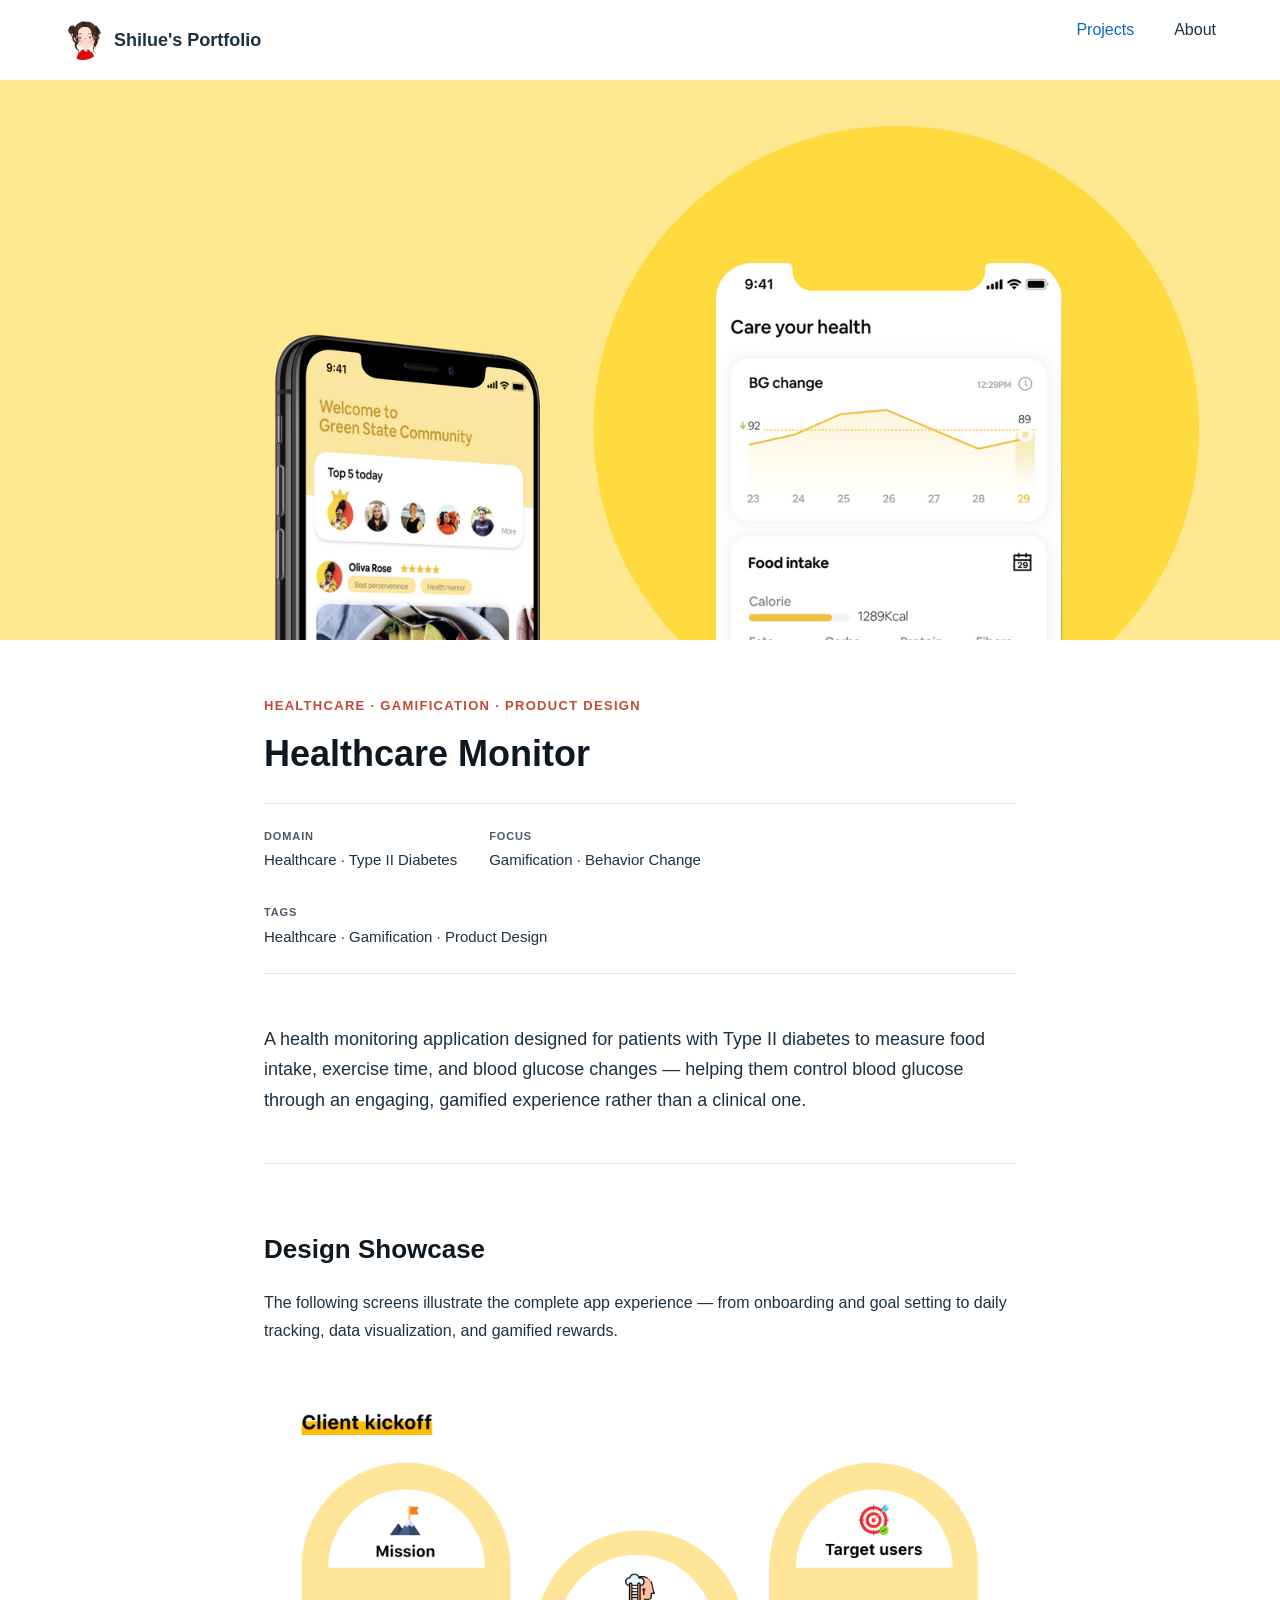
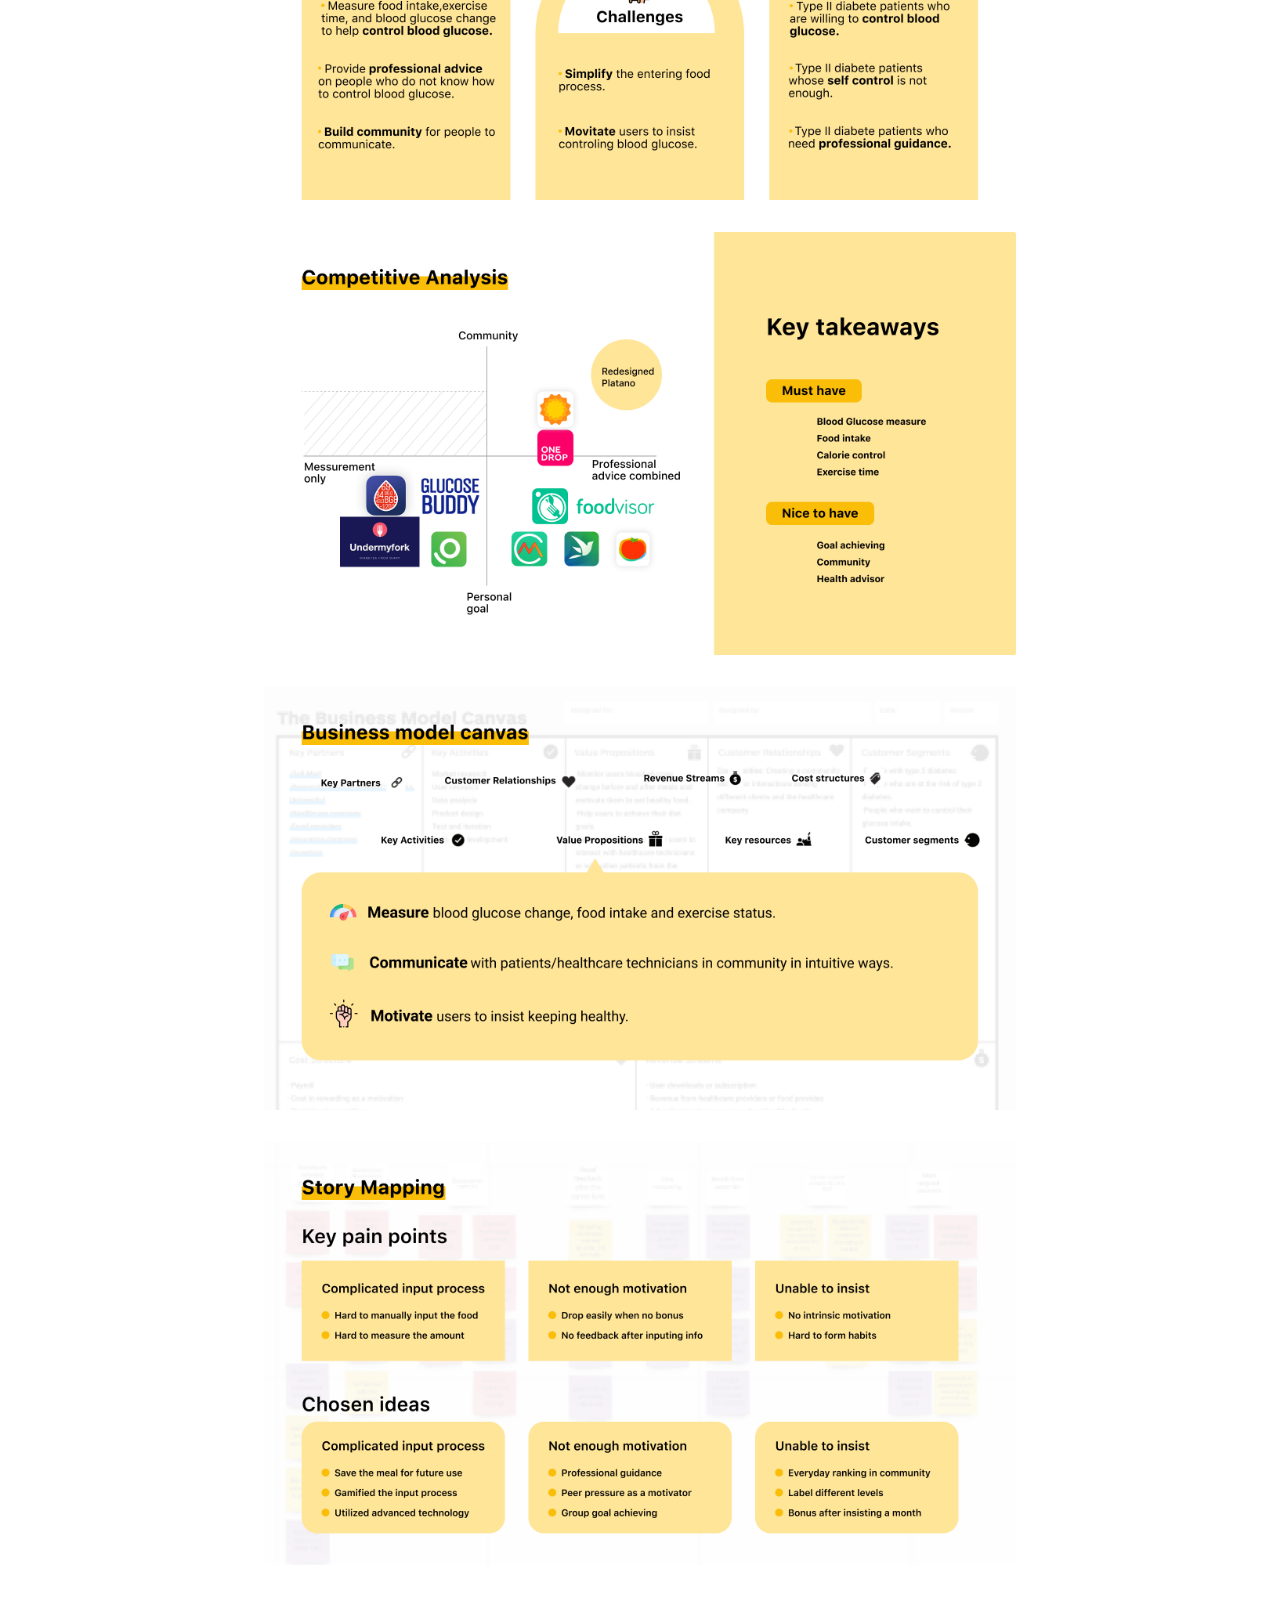
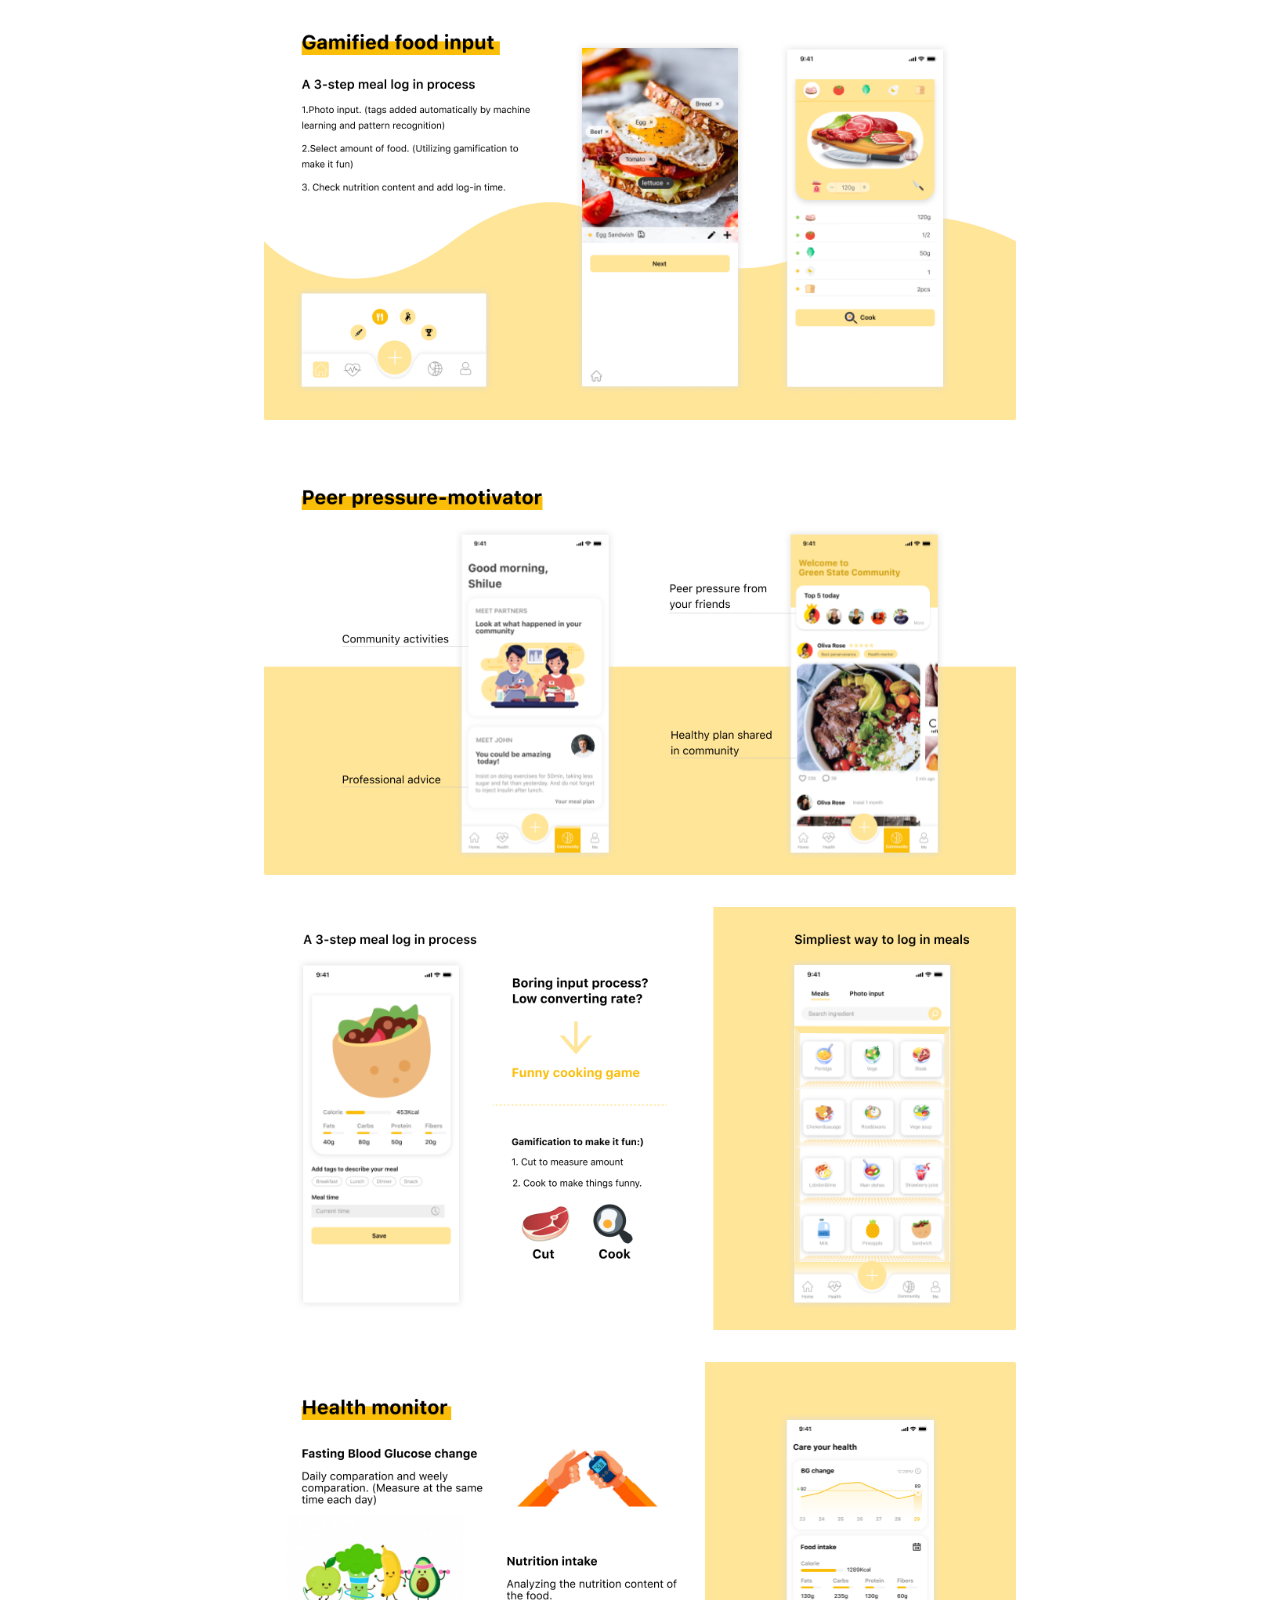
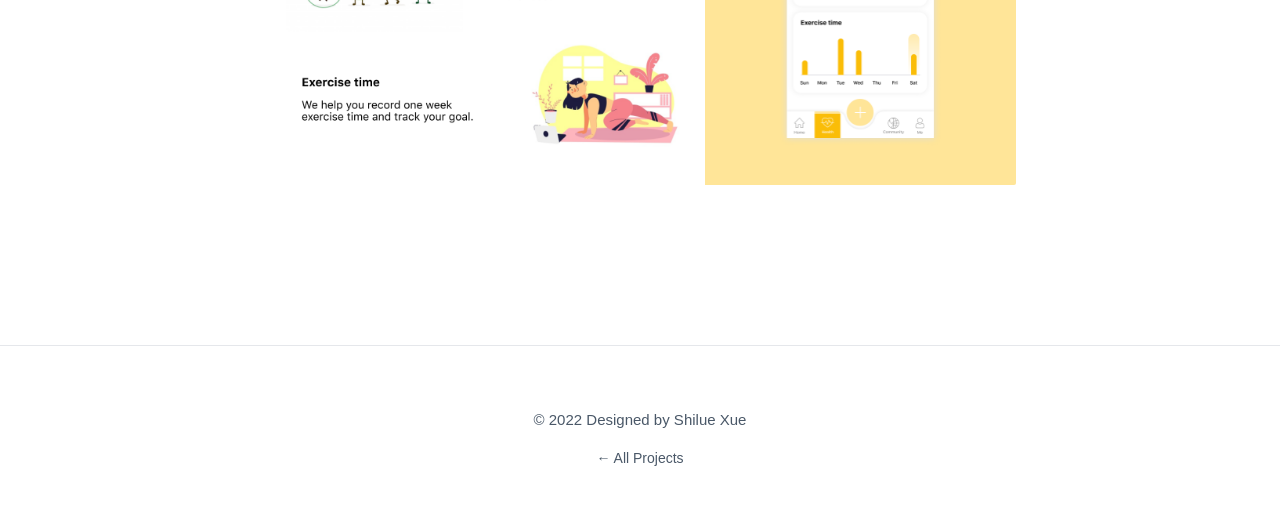
<file: projects/platano.html>
<!DOCTYPE html>
<html lang="en">
<head>
  <meta charset="UTF-8" />
  <meta name="viewport" content="width=device-width, initial-scale=1.0" />
  <title>Healthcare Monitor — Platano | Shilue's Portfolio</title>
  <meta name="description" content="A gamified health monitoring app for patients with Type II diabetes to track food intake, exercise, and blood glucose changes." />
  <link rel="icon" type="image/png" href="../images/avatar-header.png" />
  <link rel="stylesheet" href="../css/project.css" />
  <style>
/* ==== Cross-page view transitions + shared cover morph from the homepage ==== */
@view-transition { navigation: auto; }
::view-transition-old(root),::view-transition-new(root){animation-duration:.22s;animation-timing-function:cubic-bezier(.4,0,.2,1)}
/* Shared-element transition from the homepage card */
.cs-hero img { view-transition-name: cover-platano; }

::view-transition-group(*){animation-duration:.46s;animation-timing-function:cubic-bezier(.32,.72,0,1)}



@media (prefers-reduced-motion: reduce){ .cs-hero img, .site-header { view-transition-name:none } }
  </style>
</head>
<body>

  <header class="site-header">
    <div class="site-header__inner">
      <a href="../index.html" class="brand" aria-label="Shilue's Portfolio home">
        <span class="brand-avatar"><img class="brand-avatar__default" src="../images/avatar-header.png" alt="Shilue logo" /><img class="brand-avatar__hover" src="../images/avatar-header-hover.png" alt="" /></span>
        <span>Shilue's Portfolio</span>
      </a>
      <nav class="nav" aria-label="Main">
        <a href="../index.html" class="is-active">Projects</a>
        <a href="../resume.html">About</a>
      </nav>
    </div>
  </header>

  <main>

    <section class="cs-hero" style="background:#F9D854;">
      <img src="../images/efcc58_5e04da9cf4fc4405b915cc4426d4323b~mv2.png" alt="Healthcare Monitor app screens" />
    </section>

    <div class="cs-intro">
      <p class="cs-label">Healthcare · Gamification · Product Design</p>
      <h1 class="cs-title">Healthcare Monitor</h1>
      <div class="cs-meta">
        <div class="cs-meta-item"><strong>Domain</strong><span>Healthcare · Type II Diabetes</span></div>
        <div class="cs-meta-item"><strong>Focus</strong><span>Gamification · Behavior Change</span></div>
        <div class="cs-meta-item"><strong>Tags</strong><span>Healthcare · Gamification · Product Design</span></div>
      </div>
      <p class="cs-overview">
        A health monitoring application designed for patients with Type II diabetes to measure food intake, exercise time, and blood glucose changes — helping them control blood glucose through an engaging, gamified experience rather than a clinical one.
      </p>
    </div>

    <div class="cs-body">

      <section class="cs-section">
        <h2>Design Showcase</h2>
        <p>The following screens illustrate the complete app experience — from onboarding and goal setting to daily tracking, data visualization, and gamified rewards.</p>

        <figure class="cs-img">
          <img src="../images/efcc58_fdb8967bce0f4c51951cce52da548f37~mv2.png" alt="Healthcare Monitor — Frame 10" />
        </figure>
        <figure class="cs-img">
          <img src="../images/efcc58_f83f189a48e94fa68edbba343a107d63~mv2.png" alt="Healthcare Monitor — Frame 11" />
        </figure>
        <figure class="cs-img">
          <img src="../images/efcc58_5e95397ee27a4b5090250f581b76c641~mv2.png" alt="Healthcare Monitor — Frame 12" />
        </figure>
        <figure class="cs-img">
          <img src="../images/efcc58_41bb28d3048444b8b29e8c9e6bc6d68c~mv2.png" alt="Healthcare Monitor — Frame 13" />
        </figure>
        <figure class="cs-img">
          <img src="../images/efcc58_75e5e6395286433c91d5877386819db4~mv2.png" alt="Healthcare Monitor — Frame 15" />
        </figure>
        <figure class="cs-img">
          <img src="../images/efcc58_0202f8da4d0b4dfbbfc59bd64396767d~mv2.png" alt="Healthcare Monitor — Frame 16" />
        </figure>
        <figure class="cs-img">
          <img src="../images/efcc58_c79668b86a9340d2a28d7c762d422b29~mv2.png" alt="Healthcare Monitor — Frame 18" />
        </figure>
        <figure class="cs-img">
          <img src="../images/efcc58_de3e1ef52f0d4f4ab980d331da9ef2f6~mv2.png" alt="Healthcare Monitor — Frame 19" />
        </figure>
      </section>

    </div>
  </main>

  <footer class="site-footer">
    <p>© 2022 Designed by Shilue Xue</p>
    <nav class="footer-nav">
      <a href="../index.html">← All Projects</a>
    </nav>
  </footer>

</body>
</html>
</file>
<file: css/project.css>
/* =============================================
   Shared styles for all project/case-study pages
   ============================================= */

:root {
  --color-text: #1C3142;
  --color-text-deep: #0E1821;
  --color-text-muted: #4A5868;
  --color-bg: #FFFFFF;
  --color-divider: #E5E7EB;
  --color-accent: #C24A3A;
  --font-sans: "Airbnb Cereal App", "Cereal-fallback", "Inter", "Helvetica Neue", Arial, Helvetica, sans-serif;
  --container-width: 800px;
  --header-height: 80px;
}

* { box-sizing: border-box; }

html, body {
  margin: 0; padding: 0;
  background: var(--color-bg);
  color: var(--color-text);
  font-family: var(--font-sans);
  font-size: 16px;
  line-height: 1.5;
  -webkit-font-smoothing: antialiased;
}

a { color: inherit; text-decoration: none; }
a:hover { opacity: 0.85; transition: opacity .2s ease; }
.brand:hover { opacity: 1; }
img { max-width: 100%; display: block; }

.container {
  max-width: var(--container-width);
  margin: 0 auto;
  padding: 0 24px;
}

/* =========== Header =========== */
.site-header {
  position: sticky; top: 0;
  background: rgba(255,255,255,.94);
  backdrop-filter: saturate(180%) blur(8px);
  z-index: 100;
  height: var(--header-height);
  display: flex; align-items: center;
}
.site-header__inner {
  display: flex; align-items: center;
  justify-content: space-between; width: 100%;
  max-width: 1100px; margin: 0 auto; padding: 0 24px;
}
.brand {
  display: flex; align-items: center; gap: 12px;
  font-size: 18px; font-weight: 700; color: var(--color-text);
}
.brand:hover { opacity: 1; }
.brand-avatar { position: relative; width: 38px; height: 40px; flex-shrink: 0; }
.brand-avatar img {
  position: absolute; top: 0; left: 0;
  width: 38px; height: 40px; object-fit: cover; border-radius: 50%;
  transition: opacity .2s ease;
}
.brand-avatar__hover { opacity: 0; }
.brand:hover .brand-avatar__default { opacity: 0; }
.brand:hover .brand-avatar__hover { opacity: 1; }
.nav { display: flex; gap: 60px; align-items: center; }
.nav a { font-size: 16px; font-weight: 500; color: var(--color-text); transition: color .25s ease; }
.nav a:hover { color: var(--color-text-muted); opacity: 1; }
.nav a.is-active { color: #0A66C2; }

/* =========== Case Study Layout =========== */
.cs-hero {
  width: 100%;
  overflow: hidden;
  background: #F4F4F4;
  max-height: 560px;
  display: flex; align-items: center; justify-content: center;
}
.cs-hero img {
  width: 100%; height: auto;
  max-height: 560px; object-fit: cover;
  object-position: top center;
}

.cs-intro {
  max-width: var(--container-width);
  margin: 0 auto;
  padding: 56px 24px 0;
}
.cs-label {
  font-size: 13px; font-weight: 600; letter-spacing: 0.1em;
  text-transform: uppercase; color: var(--color-accent);
  margin: 0 0 16px;
}
.cs-title {
  font-size: 36px; font-weight: 700; line-height: 1.2;
  margin: 0 0 28px; color: var(--color-text-deep);
}
.cs-meta {
  display: flex; flex-wrap: wrap; gap: 32px;
  padding: 24px 0; border-top: 1px solid var(--color-divider);
  border-bottom: 1px solid var(--color-divider);
}
.cs-meta-item strong {
  display: block; font-size: 11px; font-weight: 600;
  text-transform: uppercase; letter-spacing: 0.08em;
  color: var(--color-text-muted); margin-bottom: 4px;
}
.cs-meta-item span { font-size: 15px; color: var(--color-text); }
.cs-overview {
  font-size: 18px; line-height: 1.7;
  color: var(--color-text);
  padding: 32px 0 48px;
  border-bottom: 1px solid var(--color-divider);
}

/* =========== Body Content =========== */
.cs-body {
  max-width: var(--container-width);
  margin: 0 auto;
  padding: 0 24px 80px;
}
.cs-section {
  padding: 48px 0;
  border-bottom: 1px solid var(--color-divider);
}
.cs-section:last-child { border-bottom: none; }

.cs-section h2 {
  font-size: 26px; font-weight: 700;
  margin: 0 0 20px; color: var(--color-text-deep);
}
.cs-section h3 {
  font-size: 18px; font-weight: 600;
  margin: 36px 0 12px; color: var(--color-text-deep);
}
.cs-section p {
  font-size: 16px; line-height: 1.75;
  color: var(--color-text); margin: 0 0 16px;
}
.cs-section ul, .cs-section ol {
  padding-left: 20px; margin: 0 0 16px;
}
.cs-section li {
  font-size: 16px; line-height: 1.75;
  color: var(--color-text); margin-bottom: 8px;
}
.cs-section strong { color: var(--color-text-deep); }

/* =========== Images =========== */
.cs-img { margin: 32px 0; }
.cs-img img { width: 100%; height: auto; border-radius: 2px; }
.cs-img--narrow { max-width: 320px; margin-left: auto; margin-right: auto; }
.cs-img--narrow img { width: 100%; height: auto; border-radius: 2px; }
.cs-img--bg {
  background: #F4F4F4; padding: 24px;
  border-radius: 4px;
}
.cs-img figcaption {
  font-size: 13px; color: var(--color-text-muted);
  text-align: center; margin-top: 10px; line-height: 1.4;
}

.cs-img-grid {
  display: grid; gap: 16px; margin: 32px 0;
}
.cs-img-grid--2 { grid-template-columns: 1fr 1fr; }
.cs-img-grid--3 { grid-template-columns: 1fr 1fr 1fr; }
.cs-img-grid figure { margin: 0; }
.cs-img-grid img { width: 100%; height: auto; border-radius: 2px; }
.cs-img-grid figcaption {
  font-size: 13px; color: var(--color-text-muted);
  text-align: center; margin-top: 8px;
}

/* =========== Quote =========== */
.cs-quote {
  font-size: 20px; font-style: italic;
  line-height: 1.6; color: var(--color-text-deep);
  border-left: 3px solid var(--color-accent);
  padding: 4px 0 4px 24px;
  margin: 32px 0;
}

/* =========== Result chips =========== */
.cs-results {
  display: flex; flex-wrap: wrap; gap: 16px;
  margin: 24px 0;
}
.cs-result-chip {
  background: #F4F4F4; border-radius: 8px;
  padding: 16px 20px; min-width: 140px;
}
.cs-result-chip .num {
  font-size: 28px; font-weight: 700;
  color: var(--color-accent); line-height: 1;
}
.cs-result-chip .lbl {
  font-size: 13px; color: var(--color-text-muted);
  margin-top: 4px;
}

/* =========== Footer =========== */
.site-footer {
  padding: 48px 24px;
  text-align: center;
  font-size: 15px;
  color: var(--color-text-muted);
  border-top: 1px solid var(--color-divider);
}
.footer-nav {
  display: flex; justify-content: center; gap: 32px;
  margin-top: 16px;
}
.footer-nav a {
  font-size: 14px; color: var(--color-text-muted);
  transition: color .2s ease;
}
.footer-nav a:hover { color: var(--color-text); opacity: 1; }

/* =========== Responsive =========== */

/* tablet landscape (≤1024px) */
@media (max-width: 1024px) {
  .nav { gap: 36px; }
  .cs-title { font-size: 32px; }
}

/* tablet portrait (≤768px) */
@media (max-width: 768px) {
  :root { --container-width: 100%; }
  .site-header { height: 68px; }
  .brand { font-size: 16px; gap: 10px; }
  .brand-avatar { width: 34px; height: 36px; } .brand-avatar img { width: 34px; height: 36px; }
  .nav { gap: 24px; }
  .nav a { font-size: 15px; }

  .cs-hero { max-height: 360px; }
  .cs-intro, .cs-body { padding-left: 28px; padding-right: 28px; }
  .cs-title { font-size: 28px; }
  .cs-overview { font-size: 16px; }
  .cs-meta { gap: 20px; }
  .cs-section h2 { font-size: 22px; }
  .cs-img-grid--2, .cs-img-grid--3 { grid-template-columns: 1fr; }
  .cs-result-chip .num { font-size: 24px; }
}

/* large mobile (≤600px) */
@media (max-width: 600px) {
  .site-header { height: 60px; }
  .brand span { font-size: 15px; }
  .brand img { width: 30px; height: 32px; }
  .nav { gap: 18px; }
  .nav a { font-size: 14px; }
  .cs-intro, .cs-body { padding-left: 20px; padding-right: 20px; }
  .cs-title { font-size: 24px; }
  .cs-meta { gap: 16px; }
  .cs-section { padding: 36px 0; }
  .site-footer { padding: 36px 20px; }
}

/* small mobile (≤380px) */
@media (max-width: 380px) {
  .nav { gap: 14px; }
  .nav a { font-size: 13px; }
  .brand span { font-size: 14px; }
  .cs-title { font-size: 22px; }
}



/* ============ Header unified — fixed max-width across all pages (kills nav jitter) ============ */
.site-header__inner{max-width:1200px !important;margin:0 auto !important;padding:0 24px !important;width:100% !important;box-sizing:border-box}


/* ============ Nav unified — same size/spacing across all pages & breakpoints (kills switch-jitter) ============ */

/* ============ Nav unified — matches index.html/resume.html EXACTLY (kills nav shift on view-transition) ============ */
.nav{display:flex !important; gap:40px !important; align-items:center !important}
.nav a{font-size:16px !important; font-weight:500 !important; min-height:44px !important}
@media (max-width:1080px){.nav{gap:34px !important}}
@media (max-width:900px){.nav{gap:26px !important}}
@media (max-width:768px){.nav{gap:22px !important}}
@media (max-width:620px){.nav{gap:20px !important}}
@media (max-width:420px){.nav{gap:14px !important}}
</file>
